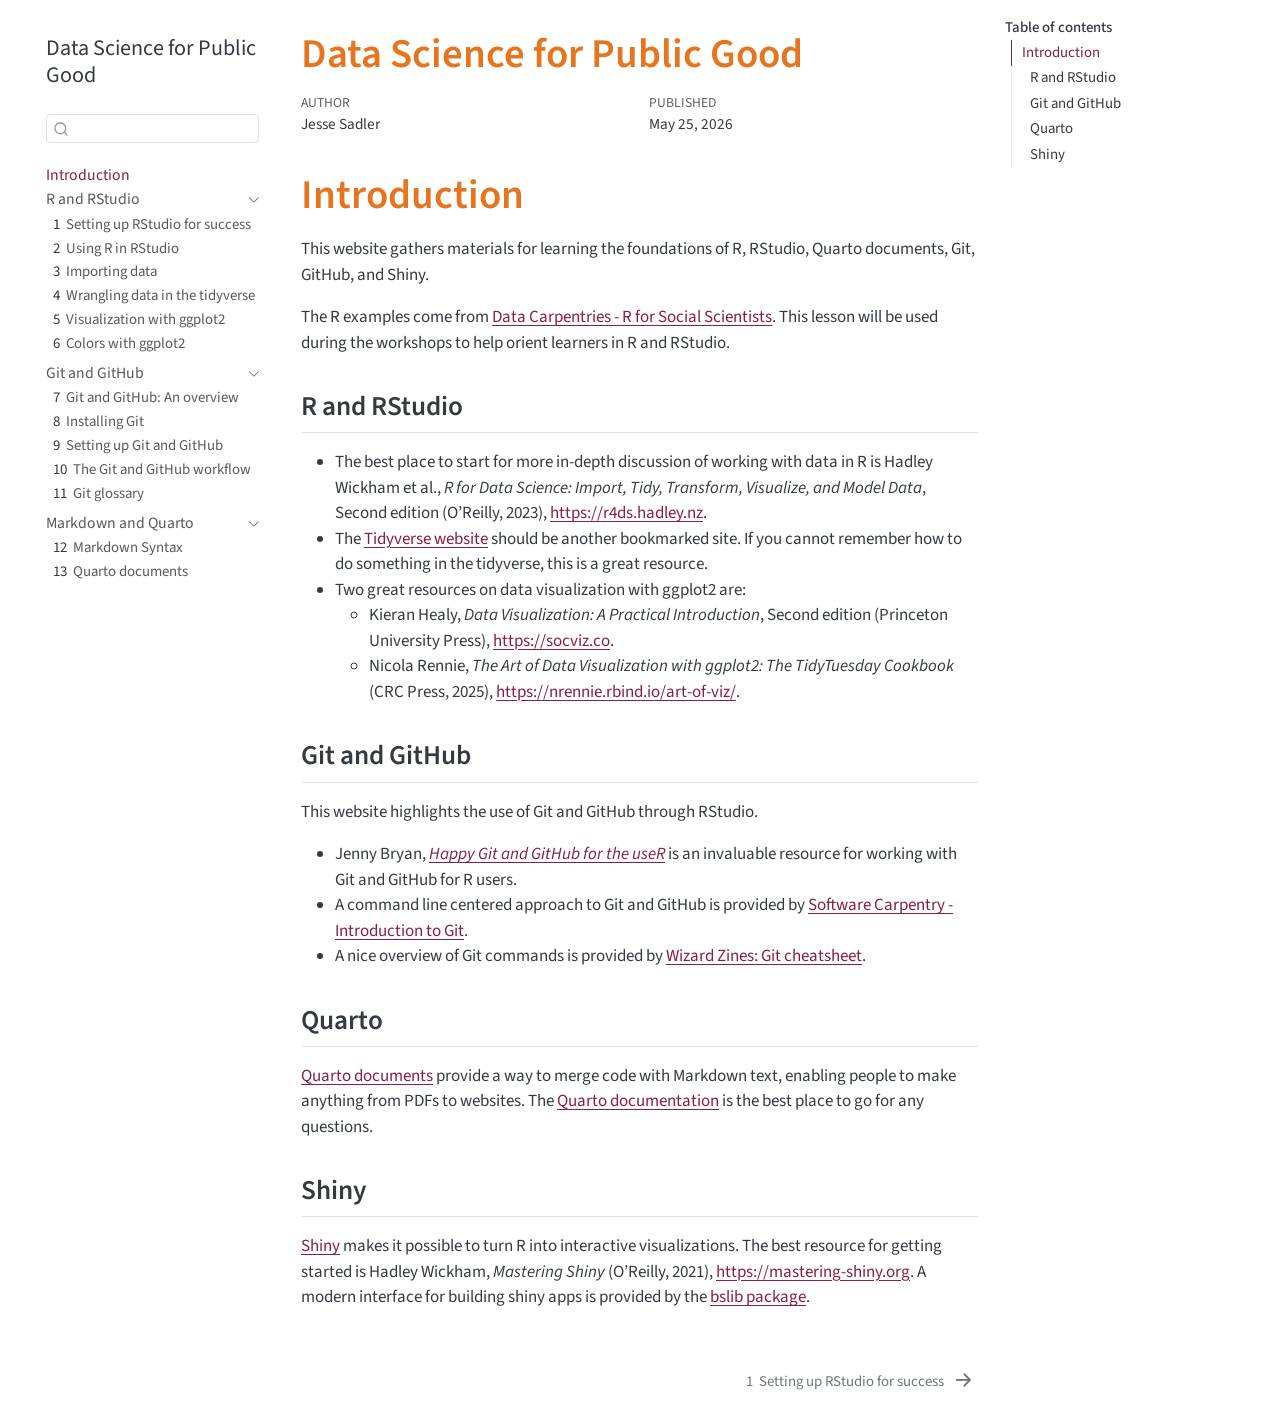
<file: index.html>
<!DOCTYPE html>
<html xmlns="http://www.w3.org/1999/xhtml" lang="en" xml:lang="en"><head>

<meta charset="utf-8">
<meta name="generator" content="quarto-1.9.36">

<meta name="viewport" content="width=device-width, initial-scale=1.0, user-scalable=yes">

<meta name="author" content="Jesse Sadler">
<meta name="dcterms.date" content="2026-05-25">

<title>Data Science for Public Good</title>
<style>
/* Default styles provided by pandoc.
** See https://pandoc.org/MANUAL.html#variables-for-html for config info.
*/
code{white-space: pre-wrap;}
span.smallcaps{font-variant: small-caps;}
div.columns{display: flex; gap: min(4vw, 1.5em);}
div.column{flex: auto; overflow-x: auto;}
div.hanging-indent{margin-left: 1.5em; text-indent: -1.5em;}
ul.task-list{list-style: none;}
ul.task-list li input[type="checkbox"] {
  width: 0.8em;
  margin: 0 0.8em 0.2em -1em; /* quarto-specific, see https://github.com/quarto-dev/quarto-cli/issues/4556 */ 
  vertical-align: middle;
}
</style>


<script src="site_libs/quarto-nav/quarto-nav.js"></script>
<script src="site_libs/quarto-nav/headroom.min.js"></script>
<script src="site_libs/clipboard/clipboard.min.js"></script>
<script src="site_libs/quarto-search/autocomplete.umd.js"></script>
<script src="site_libs/quarto-search/fuse.min.js"></script>
<script src="site_libs/quarto-search/quarto-search.js"></script>
<meta name="quarto:offset" content="./">
<link href="./rstudio-setup.html" rel="next">
<script src="site_libs/quarto-html/quarto.js" type="module"></script>
<script src="site_libs/quarto-html/tabsets/tabsets.js" type="module"></script>
<script src="site_libs/quarto-html/popper.min.js"></script>
<script src="site_libs/quarto-html/tippy.umd.min.js"></script>
<script src="site_libs/quarto-html/anchor.min.js"></script>
<link href="site_libs/quarto-html/tippy.css" rel="stylesheet">
<link href="site_libs/quarto-html/quarto-syntax-highlighting-845c23b38eaddc0f92fda52bfe77a8c8.css" rel="stylesheet" id="quarto-text-highlighting-styles">
<script src="site_libs/bootstrap/bootstrap.min.js"></script>
<link href="site_libs/bootstrap/bootstrap-icons.css" rel="stylesheet">
<link href="site_libs/bootstrap/bootstrap-7bffad5ec597a6be8e2440dc65fe4f2c.min.css" rel="stylesheet" append-hash="true" id="quarto-bootstrap" data-mode="light">
<script id="quarto-search-options" type="application/json">{
  "location": "sidebar",
  "copy-button": false,
  "collapse-after": 3,
  "panel-placement": "start",
  "type": "textbox",
  "limit": 50,
  "keyboard-shortcut": [
    "f",
    "/",
    "s"
  ],
  "show-item-context": false,
  "language": {
    "search-no-results-text": "No results",
    "search-matching-documents-text": "matching documents",
    "search-copy-link-title": "Copy link to search",
    "search-hide-matches-text": "Hide additional matches",
    "search-more-match-text": "more match in this document",
    "search-more-matches-text": "more matches in this document",
    "search-clear-button-title": "Clear",
    "search-text-placeholder": "",
    "search-detached-cancel-button-title": "Cancel",
    "search-submit-button-title": "Submit",
    "search-label": "Search"
  }
}</script>


</head>

<body class="nav-sidebar floating quarto-light">

<div id="quarto-search-results"></div>
  <header id="quarto-header" class="headroom fixed-top">
  <nav class="quarto-secondary-nav">
    <div class="container-fluid d-flex">
      <button type="button" class="quarto-btn-toggle btn" data-bs-toggle="collapse" role="button" data-bs-target=".quarto-sidebar-collapse-item" aria-controls="quarto-sidebar" aria-expanded="false" aria-label="Toggle sidebar navigation" onclick="if (window.quartoToggleHeadroom) { window.quartoToggleHeadroom(); }">
        <i class="bi bi-layout-text-sidebar-reverse"></i>
      </button>
        <nav class="quarto-page-breadcrumbs" aria-label="breadcrumb"><ol class="breadcrumb"><li class="breadcrumb-item"><a href="./index.html">Introduction</a></li></ol></nav>
        <a class="flex-grow-1" role="navigation" data-bs-toggle="collapse" data-bs-target=".quarto-sidebar-collapse-item" aria-controls="quarto-sidebar" aria-expanded="false" aria-label="Toggle sidebar navigation" onclick="if (window.quartoToggleHeadroom) { window.quartoToggleHeadroom(); }">      
        </a>
      <button type="button" class="btn quarto-search-button" aria-label="Search" onclick="window.quartoOpenSearch();">
        <i class="bi bi-search"></i>
      </button>
    </div>
  </nav>
</header>
<!-- content -->
<div id="quarto-content" class="quarto-container page-columns page-rows-contents page-layout-article">
<!-- sidebar -->
  <nav id="quarto-sidebar" class="sidebar collapse collapse-horizontal quarto-sidebar-collapse-item sidebar-navigation floating overflow-auto">
    <div class="pt-lg-2 mt-2 text-left sidebar-header">
    <div class="sidebar-title mb-0 py-0">
      <a href="./">Data Science for Public Good</a> 
    </div>
      </div>
        <div class="mt-2 flex-shrink-0 align-items-center">
        <div class="sidebar-search">
        <div id="quarto-search" class="" title="Search"></div>
        </div>
        </div>
    <div class="sidebar-menu-container"> 
    <ul class="list-unstyled mt-1">
        <li class="sidebar-item">
  <div class="sidebar-item-container"> 
  <a href="./index.html" class="sidebar-item-text sidebar-link active">
 <span class="menu-text">Introduction</span></a>
  </div>
</li>
        <li class="sidebar-item sidebar-item-section">
      <div class="sidebar-item-container"> 
            <a class="sidebar-item-text sidebar-link text-start" data-bs-toggle="collapse" data-bs-target="#quarto-sidebar-section-1" role="navigation" aria-expanded="true">
 <span class="menu-text">R and RStudio</span></a>
          <a class="sidebar-item-toggle text-start" data-bs-toggle="collapse" data-bs-target="#quarto-sidebar-section-1" role="navigation" aria-expanded="true" aria-label="Toggle section">
            <i class="bi bi-chevron-right ms-2"></i>
          </a> 
      </div>
      <ul id="quarto-sidebar-section-1" class="collapse list-unstyled sidebar-section depth1 show">  
          <li class="sidebar-item">
  <div class="sidebar-item-container"> 
  <a href="./rstudio-setup.html" class="sidebar-item-text sidebar-link">
 <span class="menu-text"><span class="chapter-number">1</span>&nbsp; <span class="chapter-title">Setting up RStudio for success</span></span></a>
  </div>
</li>
          <li class="sidebar-item">
  <div class="sidebar-item-container"> 
  <a href="./rstudio-guide.html" class="sidebar-item-text sidebar-link">
 <span class="menu-text"><span class="chapter-number">2</span>&nbsp; <span class="chapter-title">Using R in RStudio</span></span></a>
  </div>
</li>
          <li class="sidebar-item">
  <div class="sidebar-item-container"> 
  <a href="./importing.html" class="sidebar-item-text sidebar-link">
 <span class="menu-text"><span class="chapter-number">3</span>&nbsp; <span class="chapter-title">Importing data</span></span></a>
  </div>
</li>
          <li class="sidebar-item">
  <div class="sidebar-item-container"> 
  <a href="./wrangling.html" class="sidebar-item-text sidebar-link">
 <span class="menu-text"><span class="chapter-number">4</span>&nbsp; <span class="chapter-title">Wrangling data in the tidyverse</span></span></a>
  </div>
</li>
          <li class="sidebar-item">
  <div class="sidebar-item-container"> 
  <a href="./ggplot2.html" class="sidebar-item-text sidebar-link">
 <span class="menu-text"><span class="chapter-number">5</span>&nbsp; <span class="chapter-title">Visualization with ggplot2</span></span></a>
  </div>
</li>
          <li class="sidebar-item">
  <div class="sidebar-item-container"> 
  <a href="./ggplot2-color.html" class="sidebar-item-text sidebar-link">
 <span class="menu-text"><span class="chapter-number">6</span>&nbsp; <span class="chapter-title">Colors with ggplot2</span></span></a>
  </div>
</li>
      </ul>
  </li>
        <li class="sidebar-item sidebar-item-section">
      <div class="sidebar-item-container"> 
            <a class="sidebar-item-text sidebar-link text-start" data-bs-toggle="collapse" data-bs-target="#quarto-sidebar-section-2" role="navigation" aria-expanded="true">
 <span class="menu-text">Git and GitHub</span></a>
          <a class="sidebar-item-toggle text-start" data-bs-toggle="collapse" data-bs-target="#quarto-sidebar-section-2" role="navigation" aria-expanded="true" aria-label="Toggle section">
            <i class="bi bi-chevron-right ms-2"></i>
          </a> 
      </div>
      <ul id="quarto-sidebar-section-2" class="collapse list-unstyled sidebar-section depth1 show">  
          <li class="sidebar-item">
  <div class="sidebar-item-container"> 
  <a href="./git-overview.html" class="sidebar-item-text sidebar-link">
 <span class="menu-text"><span class="chapter-number">7</span>&nbsp; <span class="chapter-title">Git and GitHub: An overview</span></span></a>
  </div>
</li>
          <li class="sidebar-item">
  <div class="sidebar-item-container"> 
  <a href="./git-install.html" class="sidebar-item-text sidebar-link">
 <span class="menu-text"><span class="chapter-number">8</span>&nbsp; <span class="chapter-title">Installing Git</span></span></a>
  </div>
</li>
          <li class="sidebar-item">
  <div class="sidebar-item-container"> 
  <a href="./git-setup.html" class="sidebar-item-text sidebar-link">
 <span class="menu-text"><span class="chapter-number">9</span>&nbsp; <span class="chapter-title">Setting up Git and GitHub</span></span></a>
  </div>
</li>
          <li class="sidebar-item">
  <div class="sidebar-item-container"> 
  <a href="./git-workflow.html" class="sidebar-item-text sidebar-link">
 <span class="menu-text"><span class="chapter-number">10</span>&nbsp; <span class="chapter-title">The Git and GitHub workflow</span></span></a>
  </div>
</li>
          <li class="sidebar-item">
  <div class="sidebar-item-container"> 
  <a href="./git-glossary.html" class="sidebar-item-text sidebar-link">
 <span class="menu-text"><span class="chapter-number">11</span>&nbsp; <span class="chapter-title">Git glossary</span></span></a>
  </div>
</li>
      </ul>
  </li>
        <li class="sidebar-item sidebar-item-section">
      <div class="sidebar-item-container"> 
            <a class="sidebar-item-text sidebar-link text-start" data-bs-toggle="collapse" data-bs-target="#quarto-sidebar-section-3" role="navigation" aria-expanded="true">
 <span class="menu-text">Markdown and Quarto</span></a>
          <a class="sidebar-item-toggle text-start" data-bs-toggle="collapse" data-bs-target="#quarto-sidebar-section-3" role="navigation" aria-expanded="true" aria-label="Toggle section">
            <i class="bi bi-chevron-right ms-2"></i>
          </a> 
      </div>
      <ul id="quarto-sidebar-section-3" class="collapse list-unstyled sidebar-section depth1 show">  
          <li class="sidebar-item">
  <div class="sidebar-item-container"> 
  <a href="./markdown-syntax.html" class="sidebar-item-text sidebar-link">
 <span class="menu-text"><span class="chapter-number">12</span>&nbsp; <span class="chapter-title">Markdown Syntax</span></span></a>
  </div>
</li>
          <li class="sidebar-item">
  <div class="sidebar-item-container"> 
  <a href="./quarto-docs.html" class="sidebar-item-text sidebar-link">
 <span class="menu-text"><span class="chapter-number">13</span>&nbsp; <span class="chapter-title">Quarto documents</span></span></a>
  </div>
</li>
      </ul>
  </li>
    </ul>
    </div>
</nav>
<div id="quarto-sidebar-glass" class="quarto-sidebar-collapse-item" data-bs-toggle="collapse" data-bs-target=".quarto-sidebar-collapse-item"></div>
<!-- margin-sidebar -->
    <div id="quarto-margin-sidebar" class="sidebar margin-sidebar">
        <nav id="TOC" role="doc-toc" class="toc-active">
    <h2 id="toc-title">Table of contents</h2>
   
  <ul>
  <li><a href="#introduction" id="toc-introduction" class="nav-link active" data-scroll-target="#introduction">Introduction</a>
  <ul class="collapse">
  <li><a href="#r-and-rstudio" id="toc-r-and-rstudio" class="nav-link" data-scroll-target="#r-and-rstudio">R and RStudio</a></li>
  <li><a href="#git-and-github" id="toc-git-and-github" class="nav-link" data-scroll-target="#git-and-github">Git and GitHub</a></li>
  <li><a href="#quarto" id="toc-quarto" class="nav-link" data-scroll-target="#quarto">Quarto</a></li>
  <li><a href="#shiny" id="toc-shiny" class="nav-link" data-scroll-target="#shiny">Shiny</a></li>
  </ul></li>
  </ul>
</nav>
    </div>
<!-- main -->
<main class="content" id="quarto-document-content">

<header id="title-block-header" class="quarto-title-block default">
<div class="quarto-title">
<h1 class="title">Data Science for Public Good</h1>
</div>



<div class="quarto-title-meta">

    <div>
    <div class="quarto-title-meta-heading">Author</div>
    <div class="quarto-title-meta-contents">
             <p>Jesse Sadler </p>
          </div>
  </div>
    
    <div>
    <div class="quarto-title-meta-heading">Published</div>
    <div class="quarto-title-meta-contents">
      <p class="date">May 25, 2026</p>
    </div>
  </div>
  
    
  </div>
  


</header>


<section id="introduction" class="level1 unnumbered">
<h1 class="unnumbered">Introduction</h1>
<p>This website gathers materials for learning the foundations of R, RStudio, Quarto documents, Git, GitHub, and Shiny.</p>
<p>The R examples come from <a href="https://datacarpentry.github.io/r-socialsci/">Data Carpentries - R for Social Scientists</a>. This lesson will be used during the workshops to help orient learners in R and RStudio.</p>
<section id="r-and-rstudio" class="level2">
<h2 class="anchored" data-anchor-id="r-and-rstudio">R and RStudio</h2>
<ul>
<li>The best place to start for more in-depth discussion of working with data in R is Hadley Wickham et al., <em>R for Data Science: Import, Tidy, Transform, Visualize, and Model Data</em>, Second edition (O’Reilly, 2023), <a href="https://r4ds.hadley.nz" class="uri">https://r4ds.hadley.nz</a>.</li>
<li>The <a href="https://tidyverse.org">Tidyverse website</a> should be another bookmarked site. If you cannot remember how to do something in the tidyverse, this is a great resource.</li>
<li>Two great resources on data visualization with ggplot2 are:
<ul>
<li>Kieran Healy, <em>Data Visualization: A Practical Introduction</em>, Second edition (Princeton University Press), <a href="https://socviz.co" class="uri">https://socviz.co</a>.</li>
<li>Nicola Rennie, <em>The Art of Data Visualization with ggplot2: The TidyTuesday Cookbook</em> (CRC Press, 2025), <a href="https://nrennie.rbind.io/art-of-viz/" class="uri">https://nrennie.rbind.io/art-of-viz/</a>.</li>
</ul></li>
</ul>
</section>
<section id="git-and-github" class="level2">
<h2 class="anchored" data-anchor-id="git-and-github">Git and GitHub</h2>
<p>This website highlights the use of Git and GitHub through RStudio.</p>
<ul>
<li>Jenny Bryan, <a href="http://happygitwithr.com"><em>Happy Git and GitHub for the useR</em></a> is an invaluable resource for working with Git and GitHub for R users.</li>
<li>A command line centered approach to Git and GitHub is provided by <a href="https://swcarpentry.github.io/git-novice/">Software Carpentry - Introduction to Git</a>.</li>
<li>A nice overview of Git commands is provided by <a href="https://wizardzines.com/git-cheat-sheet.pdf">Wizard Zines: Git cheatsheet</a>.</li>
</ul>
</section>
<section id="quarto" class="level2">
<h2 class="anchored" data-anchor-id="quarto">Quarto</h2>
<p><a href="https://quarto.org">Quarto documents</a> provide a way to merge code with Markdown text, enabling people to make anything from PDFs to websites. The <a href="https://quarto.org/docs/guide/">Quarto documentation</a> is the best place to go for any questions.</p>
</section>
<section id="shiny" class="level2">
<h2 class="anchored" data-anchor-id="shiny">Shiny</h2>
<p><a href="https://shiny.posit.co">Shiny</a> makes it possible to turn R into interactive visualizations. The best resource for getting started is Hadley Wickham, <em>Mastering Shiny</em> (O’Reilly, 2021), <a href="https://mastering-shiny.org" class="uri">https://mastering-shiny.org</a>. A modern interface for building shiny apps is provided by the <a href="https://rstudio.github.io/bslib/index.html">bslib package</a>.</p>


</section>
</section>

</main> <!-- /main -->
<script id="quarto-html-after-body" type="application/javascript">
  window.document.addEventListener("DOMContentLoaded", function (event) {
    const icon = "";
    const anchorJS = new window.AnchorJS();
    anchorJS.options = {
      placement: 'right',
      icon: icon
    };
    anchorJS.add('.anchored');
    const isCodeAnnotation = (el) => {
      for (const clz of el.classList) {
        if (clz.startsWith('code-annotation-')) {                     
          return true;
        }
      }
      return false;
    }
    const onCopySuccess = function(e) {
      // button target
      const button = e.trigger;
      // don't keep focus
      button.blur();
      // flash "checked"
      button.classList.add('code-copy-button-checked');
      var currentTitle = button.getAttribute("title");
      button.setAttribute("title", "Copied!");
      let tooltip;
      if (window.bootstrap) {
        button.setAttribute("data-bs-toggle", "tooltip");
        button.setAttribute("data-bs-placement", "left");
        button.setAttribute("data-bs-title", "Copied!");
        tooltip = new bootstrap.Tooltip(button, 
          { trigger: "manual", 
            customClass: "code-copy-button-tooltip",
            offset: [0, -8]});
        tooltip.show();    
      }
      setTimeout(function() {
        if (tooltip) {
          tooltip.hide();
          button.removeAttribute("data-bs-title");
          button.removeAttribute("data-bs-toggle");
          button.removeAttribute("data-bs-placement");
        }
        button.setAttribute("title", currentTitle);
        button.classList.remove('code-copy-button-checked');
      }, 1000);
      // clear code selection
      e.clearSelection();
    }
    const getTextToCopy = function(trigger) {
      const outerScaffold = trigger.parentElement.cloneNode(true);
      const codeEl = outerScaffold.querySelector('code');
      for (const childEl of codeEl.children) {
        if (isCodeAnnotation(childEl)) {
          childEl.remove();
        }
      }
      return codeEl.innerText;
    }
    const clipboard = new window.ClipboardJS('.code-copy-button:not([data-in-quarto-modal])', {
      text: getTextToCopy
    });
    clipboard.on('success', onCopySuccess);
    if (window.document.getElementById('quarto-embedded-source-code-modal')) {
      const clipboardModal = new window.ClipboardJS('.code-copy-button[data-in-quarto-modal]', {
        text: getTextToCopy,
        container: window.document.getElementById('quarto-embedded-source-code-modal')
      });
      clipboardModal.on('success', onCopySuccess);
    }
      var localhostRegex = new RegExp(/^(?:http|https):\/\/localhost\:?[0-9]*\//);
      var mailtoRegex = new RegExp(/^mailto:/);
        var filterRegex = new RegExp('/' + window.location.host + '/');
      var isInternal = (href) => {
          return filterRegex.test(href) || localhostRegex.test(href) || mailtoRegex.test(href);
      }
      // Inspect non-navigation links and adorn them if external
     var links = window.document.querySelectorAll('a[href]:not(.nav-link):not(.navbar-brand):not(.toc-action):not(.sidebar-link):not(.sidebar-item-toggle):not(.pagination-link):not(.no-external):not([aria-hidden]):not(.dropdown-item):not(.quarto-navigation-tool):not(.about-link)');
      for (var i=0; i<links.length; i++) {
        const link = links[i];
        if (!isInternal(link.href)) {
          // undo the damage that might have been done by quarto-nav.js in the case of
          // links that we want to consider external
          if (link.dataset.originalHref !== undefined) {
            link.href = link.dataset.originalHref;
          }
        }
      }
    function tippyHover(el, contentFn, onTriggerFn, onUntriggerFn) {
      const config = {
        allowHTML: true,
        maxWidth: 500,
        delay: 100,
        arrow: false,
        appendTo: function(el) {
            return el.parentElement;
        },
        interactive: true,
        interactiveBorder: 10,
        theme: 'quarto',
        placement: 'bottom-start',
      };
      if (contentFn) {
        config.content = contentFn;
      }
      if (onTriggerFn) {
        config.onTrigger = onTriggerFn;
      }
      if (onUntriggerFn) {
        config.onUntrigger = onUntriggerFn;
      }
      window.tippy(el, config); 
    }
    const noterefs = window.document.querySelectorAll('a[role="doc-noteref"]');
    for (var i=0; i<noterefs.length; i++) {
      const ref = noterefs[i];
      tippyHover(ref, function() {
        // use id or data attribute instead here
        let href = ref.getAttribute('data-footnote-href') || ref.getAttribute('href');
        try { href = new URL(href).hash; } catch {}
        const id = href.replace(/^#\/?/, "");
        const note = window.document.getElementById(id);
        if (note) {
          return note.innerHTML;
        } else {
          return "";
        }
      });
    }
    const xrefs = window.document.querySelectorAll('a.quarto-xref');
    const processXRef = (id, note) => {
      // Strip column container classes
      const stripColumnClz = (el) => {
        el.classList.remove("page-full", "page-columns");
        if (el.children) {
          for (const child of el.children) {
            stripColumnClz(child);
          }
        }
      }
      stripColumnClz(note)
      if (id === null || id.startsWith('sec-')) {
        // Special case sections, only their first couple elements
        const container = document.createElement("div");
        if (note.children && note.children.length > 2) {
          container.appendChild(note.children[0].cloneNode(true));
          for (let i = 1; i < note.children.length; i++) {
            const child = note.children[i];
            if (child.tagName === "P" && child.innerText === "") {
              continue;
            } else {
              container.appendChild(child.cloneNode(true));
              break;
            }
          }
          if (window.Quarto?.typesetMath) {
            window.Quarto.typesetMath(container);
          }
          return container.innerHTML
        } else {
          if (window.Quarto?.typesetMath) {
            window.Quarto.typesetMath(note);
          }
          return note.innerHTML;
        }
      } else {
        // Remove any anchor links if they are present
        const anchorLink = note.querySelector('a.anchorjs-link');
        if (anchorLink) {
          anchorLink.remove();
        }
        if (window.Quarto?.typesetMath) {
          window.Quarto.typesetMath(note);
        }
        if (note.classList.contains("callout")) {
          return note.outerHTML;
        } else {
          return note.innerHTML;
        }
      }
    }
    for (var i=0; i<xrefs.length; i++) {
      const xref = xrefs[i];
      tippyHover(xref, undefined, function(instance) {
        instance.disable();
        let url = xref.getAttribute('href');
        let hash = undefined; 
        if (url.startsWith('#')) {
          hash = url;
        } else {
          try { hash = new URL(url).hash; } catch {}
        }
        if (hash) {
          const id = hash.replace(/^#\/?/, "");
          const note = window.document.getElementById(id);
          if (note !== null) {
            try {
              const html = processXRef(id, note.cloneNode(true));
              instance.setContent(html);
            } finally {
              instance.enable();
              instance.show();
            }
          } else {
            // See if we can fetch this
            fetch(url.split('#')[0])
            .then(res => res.text())
            .then(html => {
              const parser = new DOMParser();
              const htmlDoc = parser.parseFromString(html, "text/html");
              const note = htmlDoc.getElementById(id);
              if (note !== null) {
                const html = processXRef(id, note);
                instance.setContent(html);
              } 
            }).finally(() => {
              instance.enable();
              instance.show();
            });
          }
        } else {
          // See if we can fetch a full url (with no hash to target)
          // This is a special case and we should probably do some content thinning / targeting
          fetch(url)
          .then(res => res.text())
          .then(html => {
            const parser = new DOMParser();
            const htmlDoc = parser.parseFromString(html, "text/html");
            const note = htmlDoc.querySelector('main.content');
            if (note !== null) {
              // This should only happen for chapter cross references
              // (since there is no id in the URL)
              // remove the first header
              if (note.children.length > 0 && note.children[0].tagName === "HEADER") {
                note.children[0].remove();
              }
              const html = processXRef(null, note);
              instance.setContent(html);
            } 
          }).finally(() => {
            instance.enable();
            instance.show();
          });
        }
      }, function(instance) {
      });
    }
        let selectedAnnoteEl;
        const selectorForAnnotation = ( cell, annotation) => {
          let cellAttr = 'data-code-cell="' + cell + '"';
          let lineAttr = 'data-code-annotation="' +  annotation + '"';
          const selector = 'span[' + cellAttr + '][' + lineAttr + ']';
          return selector;
        }
        const selectCodeLines = (annoteEl) => {
          const doc = window.document;
          const targetCell = annoteEl.getAttribute("data-target-cell");
          const targetAnnotation = annoteEl.getAttribute("data-target-annotation");
          const annoteSpan = window.document.querySelector(selectorForAnnotation(targetCell, targetAnnotation));
          const lines = annoteSpan.getAttribute("data-code-lines").split(",");
          const lineIds = lines.map((line) => {
            return targetCell + "-" + line;
          })
          let top = null;
          let height = null;
          let parent = null;
          if (lineIds.length > 0) {
              //compute the position of the single el (top and bottom and make a div)
              const el = window.document.getElementById(lineIds[0]);
              top = el.offsetTop;
              height = el.offsetHeight;
              parent = el.parentElement.parentElement;
            if (lineIds.length > 1) {
              const lastEl = window.document.getElementById(lineIds[lineIds.length - 1]);
              const bottom = lastEl.offsetTop + lastEl.offsetHeight;
              height = bottom - top;
            }
            if (top !== null && height !== null && parent !== null) {
              // cook up a div (if necessary) and position it 
              let div = window.document.getElementById("code-annotation-line-highlight");
              if (div === null) {
                div = window.document.createElement("div");
                div.setAttribute("id", "code-annotation-line-highlight");
                div.style.position = 'absolute';
                parent.appendChild(div);
              }
              div.style.top = top - 2 + "px";
              div.style.height = height + 4 + "px";
              div.style.left = 0;
              let gutterDiv = window.document.getElementById("code-annotation-line-highlight-gutter");
              if (gutterDiv === null) {
                gutterDiv = window.document.createElement("div");
                gutterDiv.setAttribute("id", "code-annotation-line-highlight-gutter");
                gutterDiv.style.position = 'absolute';
                const codeCell = window.document.getElementById(targetCell);
                const gutter = codeCell.querySelector('.code-annotation-gutter');
                gutter.appendChild(gutterDiv);
              }
              gutterDiv.style.top = top - 2 + "px";
              gutterDiv.style.height = height + 4 + "px";
            }
            selectedAnnoteEl = annoteEl;
          }
        };
        const unselectCodeLines = () => {
          const elementsIds = ["code-annotation-line-highlight", "code-annotation-line-highlight-gutter"];
          elementsIds.forEach((elId) => {
            const div = window.document.getElementById(elId);
            if (div) {
              div.remove();
            }
          });
          selectedAnnoteEl = undefined;
        };
          // Handle positioning of the toggle
      window.addEventListener(
        "resize",
        throttle(() => {
          elRect = undefined;
          if (selectedAnnoteEl) {
            selectCodeLines(selectedAnnoteEl);
          }
        }, 10)
      );
      function throttle(fn, ms) {
      let throttle = false;
      let timer;
        return (...args) => {
          if(!throttle) { // first call gets through
              fn.apply(this, args);
              throttle = true;
          } else { // all the others get throttled
              if(timer) clearTimeout(timer); // cancel #2
              timer = setTimeout(() => {
                fn.apply(this, args);
                timer = throttle = false;
              }, ms);
          }
        };
      }
        // Attach click handler to the DT
        const annoteDls = window.document.querySelectorAll('dt[data-target-cell]');
        for (const annoteDlNode of annoteDls) {
          annoteDlNode.addEventListener('click', (event) => {
            const clickedEl = event.target;
            if (clickedEl !== selectedAnnoteEl) {
              unselectCodeLines();
              const activeEl = window.document.querySelector('dt[data-target-cell].code-annotation-active');
              if (activeEl) {
                activeEl.classList.remove('code-annotation-active');
              }
              selectCodeLines(clickedEl);
              clickedEl.classList.add('code-annotation-active');
            } else {
              // Unselect the line
              unselectCodeLines();
              clickedEl.classList.remove('code-annotation-active');
            }
          });
        }
    const findCites = (el) => {
      const parentEl = el.parentElement;
      if (parentEl) {
        const cites = parentEl.dataset.cites;
        if (cites) {
          return {
            el,
            cites: cites.split(' ')
          };
        } else {
          return findCites(el.parentElement)
        }
      } else {
        return undefined;
      }
    };
    var bibliorefs = window.document.querySelectorAll('a[role="doc-biblioref"]');
    for (var i=0; i<bibliorefs.length; i++) {
      const ref = bibliorefs[i];
      const citeInfo = findCites(ref);
      if (citeInfo) {
        tippyHover(citeInfo.el, function() {
          var popup = window.document.createElement('div');
          citeInfo.cites.forEach(function(cite) {
            var citeDiv = window.document.createElement('div');
            citeDiv.classList.add('hanging-indent');
            citeDiv.classList.add('csl-entry');
            var biblioDiv = window.document.getElementById('ref-' + cite);
            if (biblioDiv) {
              citeDiv.innerHTML = biblioDiv.innerHTML;
            }
            popup.appendChild(citeDiv);
          });
          return popup.innerHTML;
        });
      }
    }
  });
  </script>
<nav class="page-navigation">
  <div class="nav-page nav-page-previous">
  </div>
  <div class="nav-page nav-page-next">
      <a href="./rstudio-setup.html" class="pagination-link" aria-label="Setting up RStudio for success">
        <span class="nav-page-text"><span class="chapter-number">1</span>&nbsp; <span class="chapter-title">Setting up RStudio for success</span></span> <i class="bi bi-arrow-right-short"></i>
      </a>
  </div>
</nav>
</div> <!-- /content -->




</body></html>
</file>
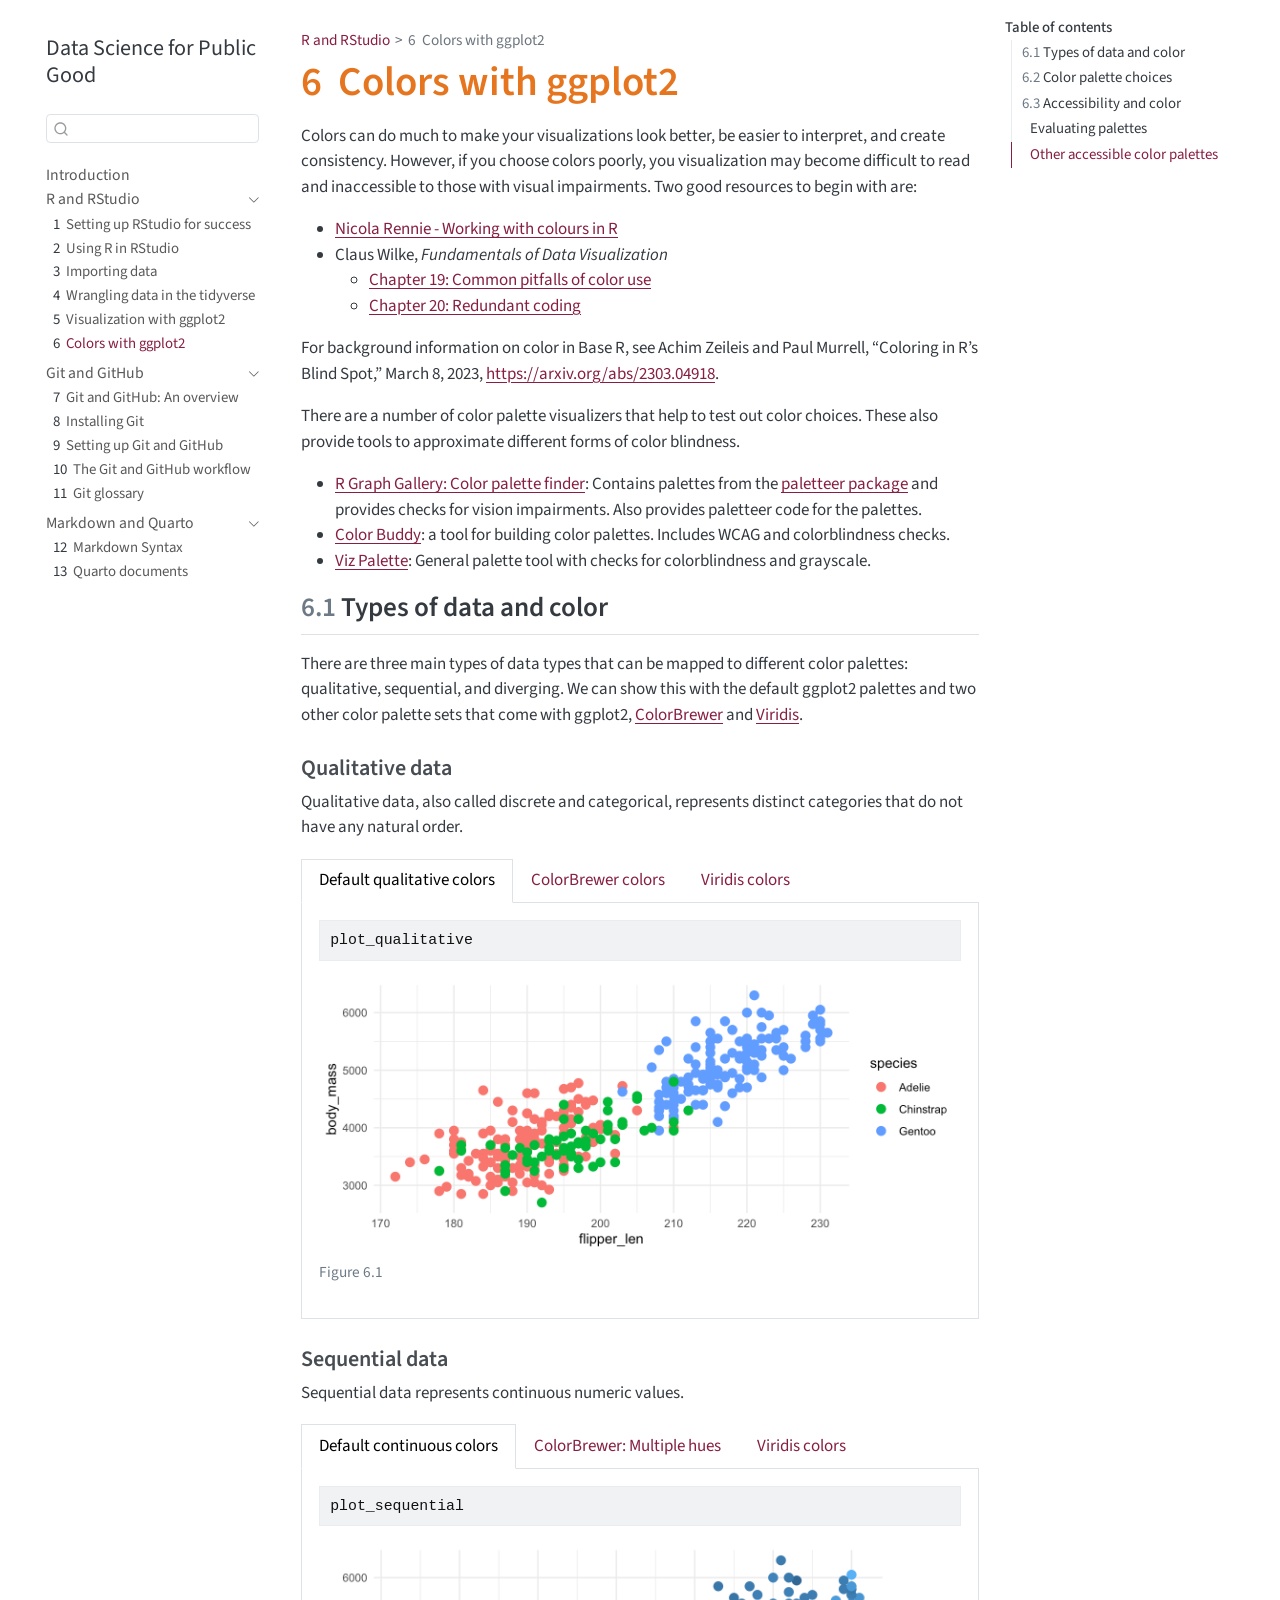
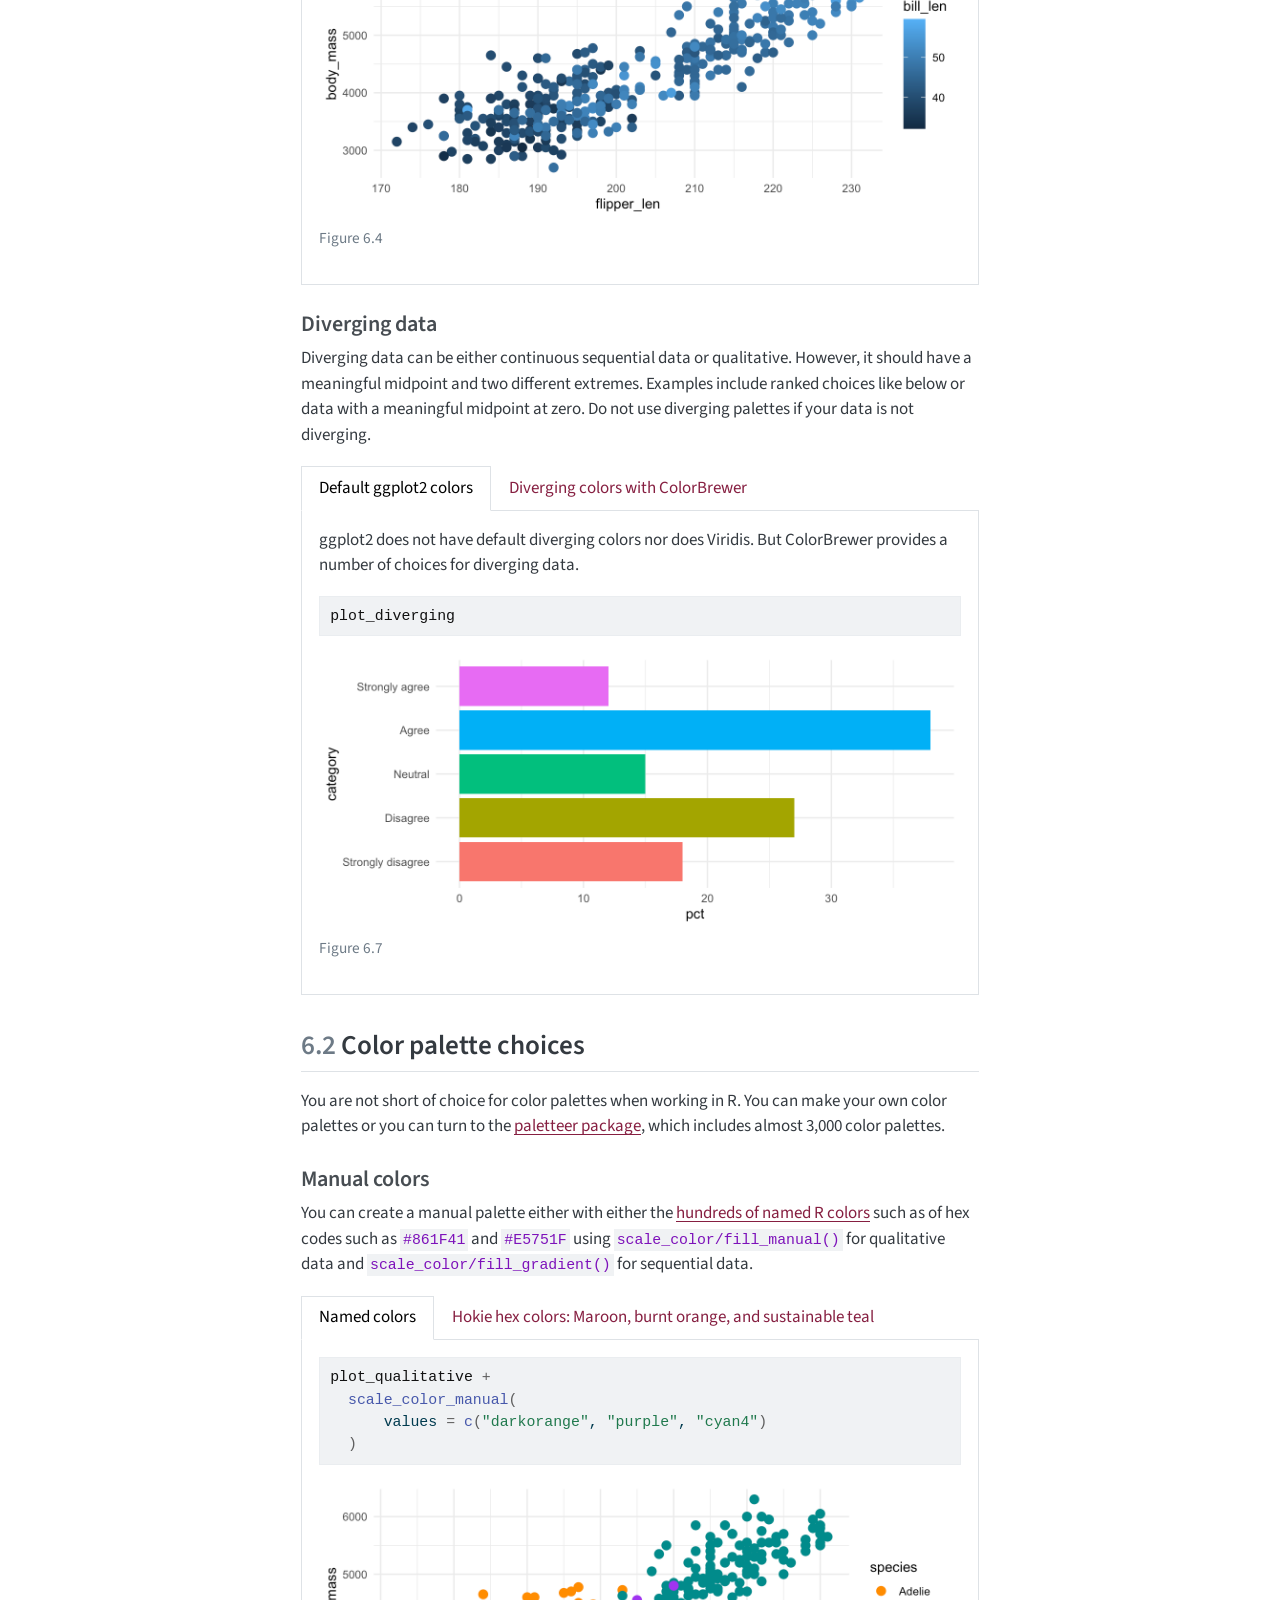
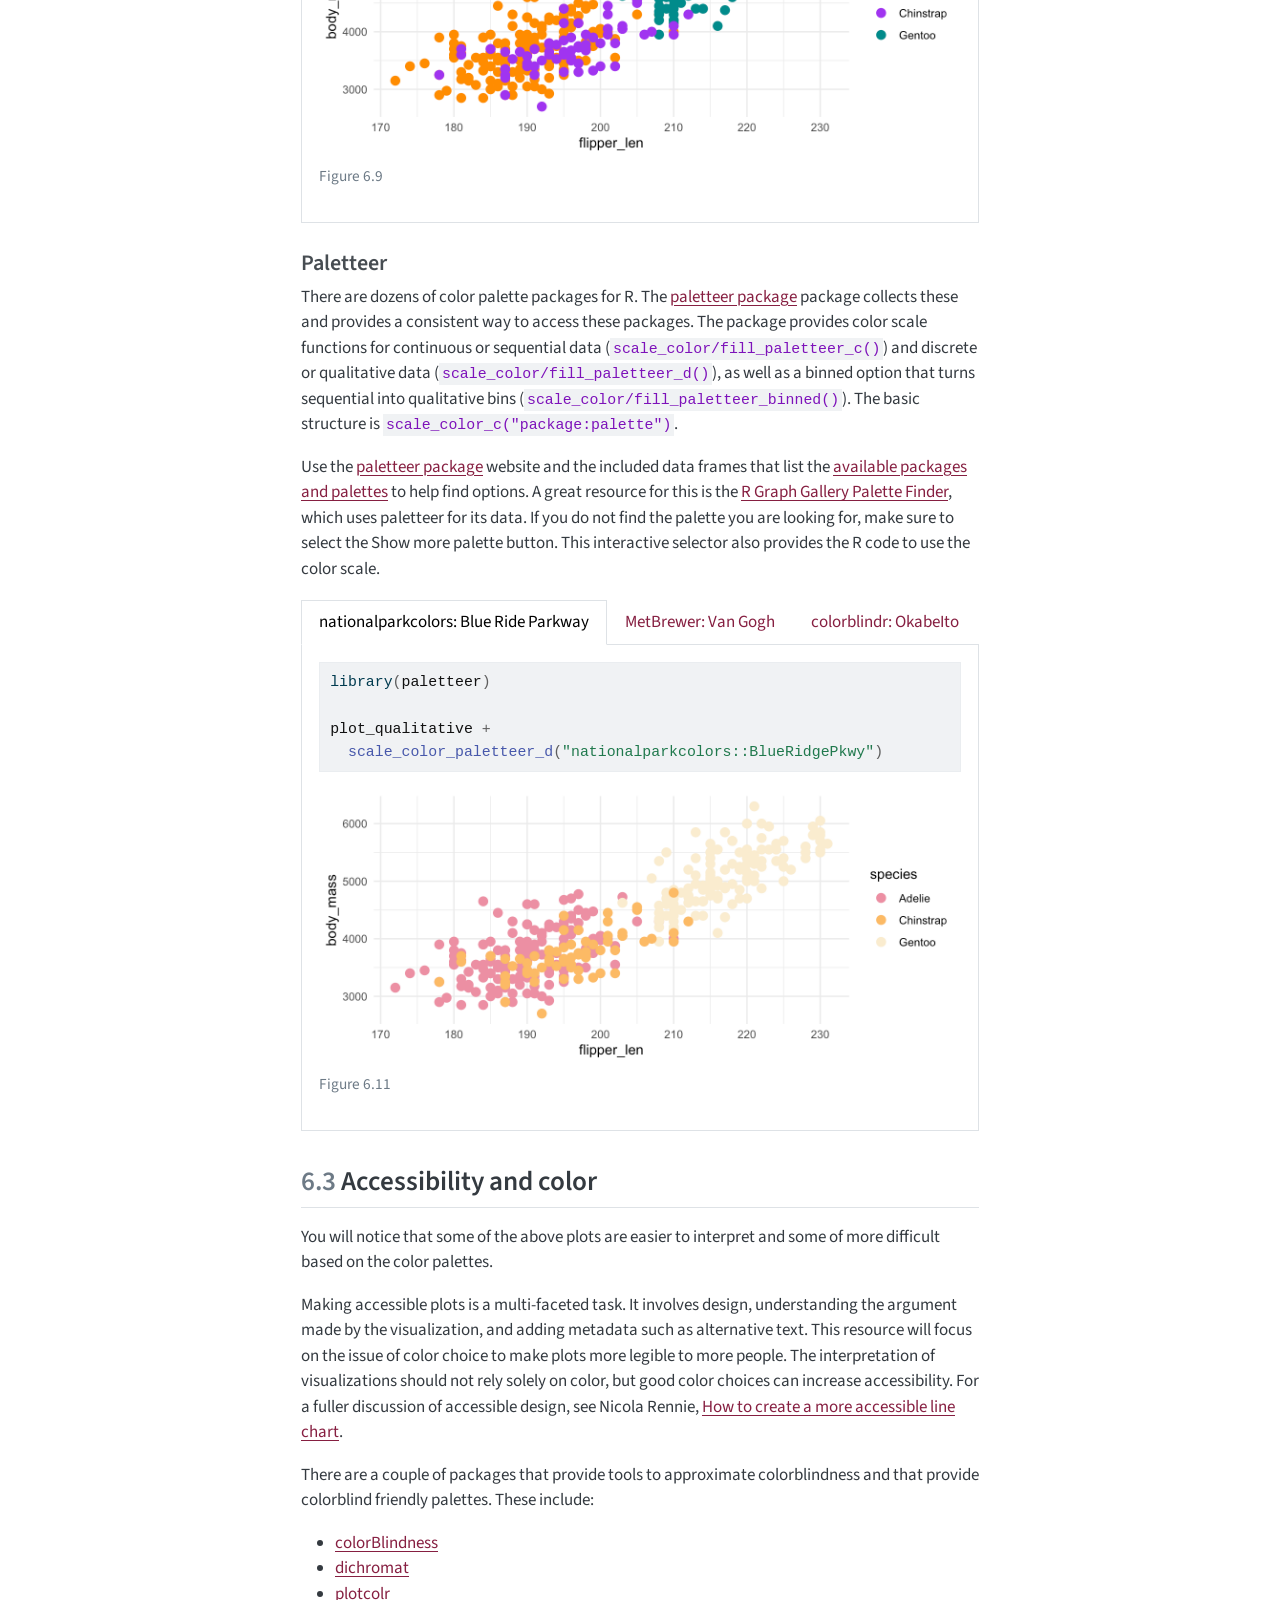
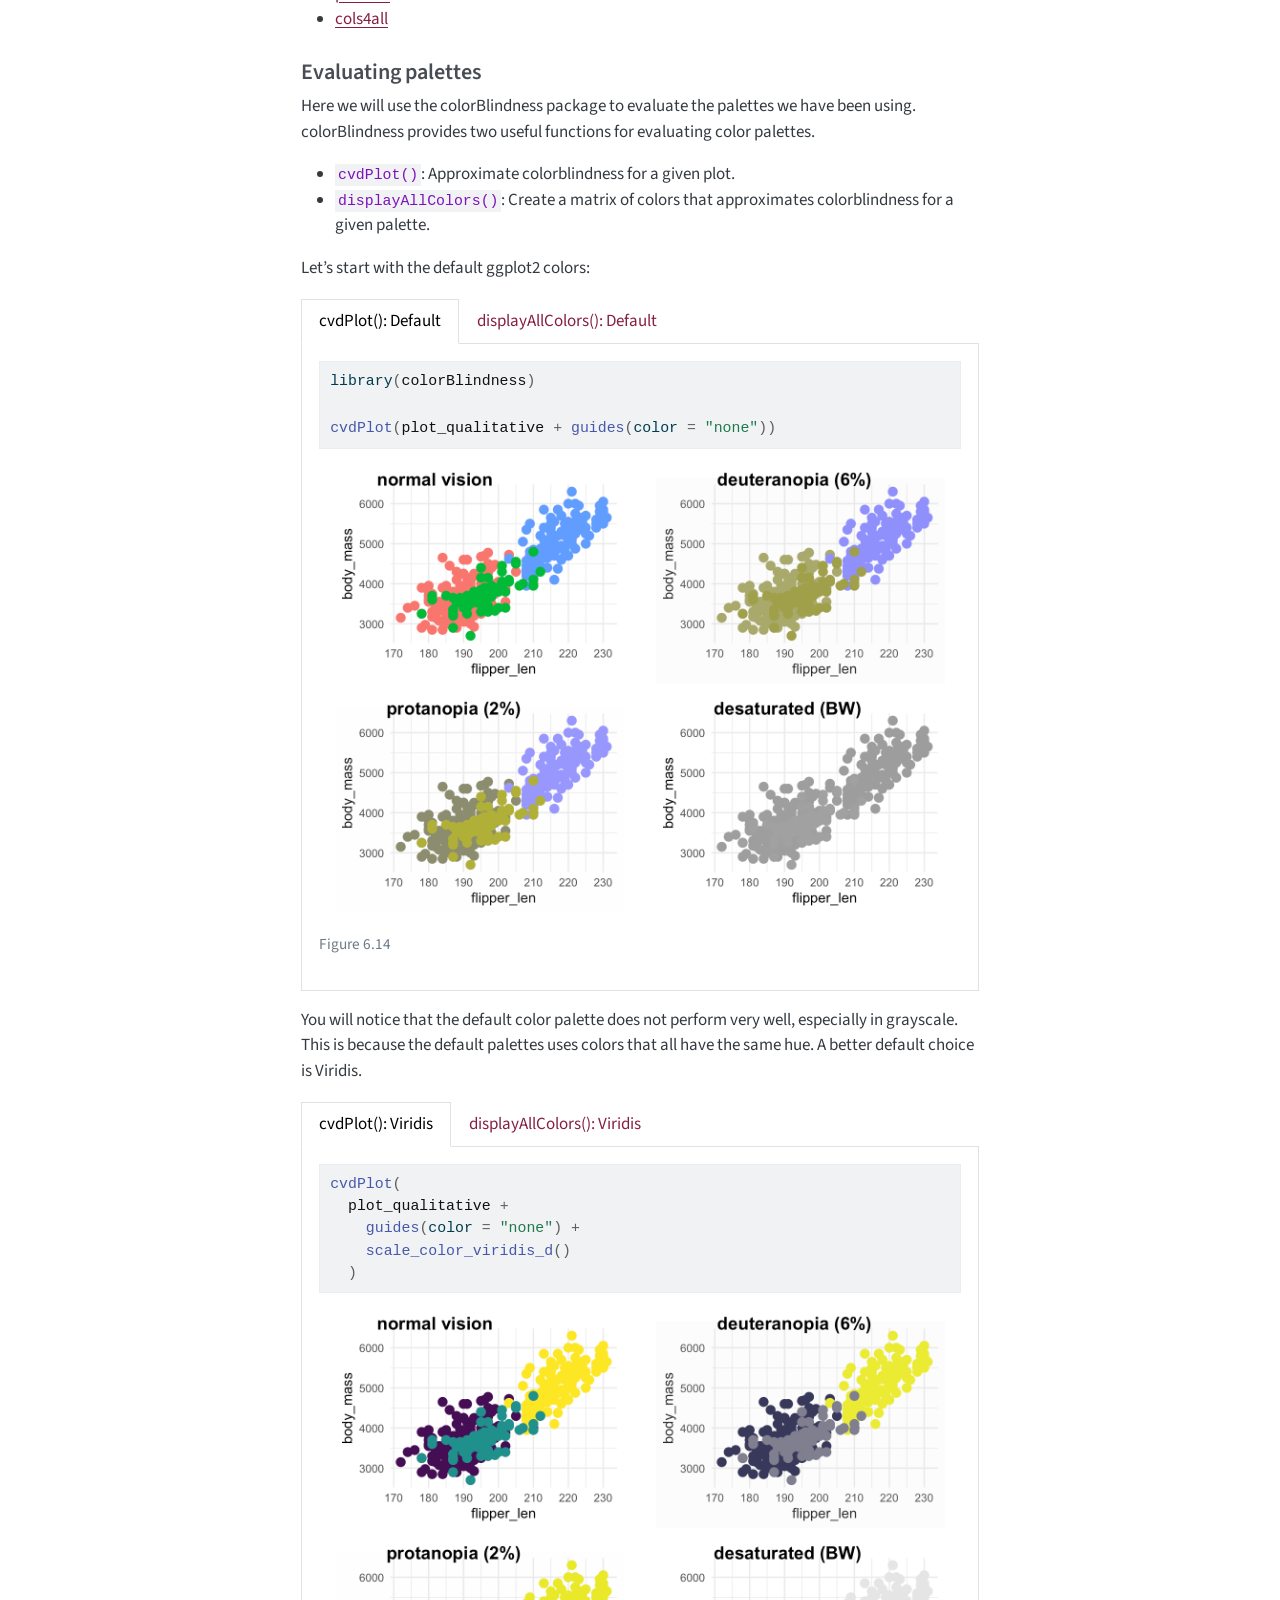
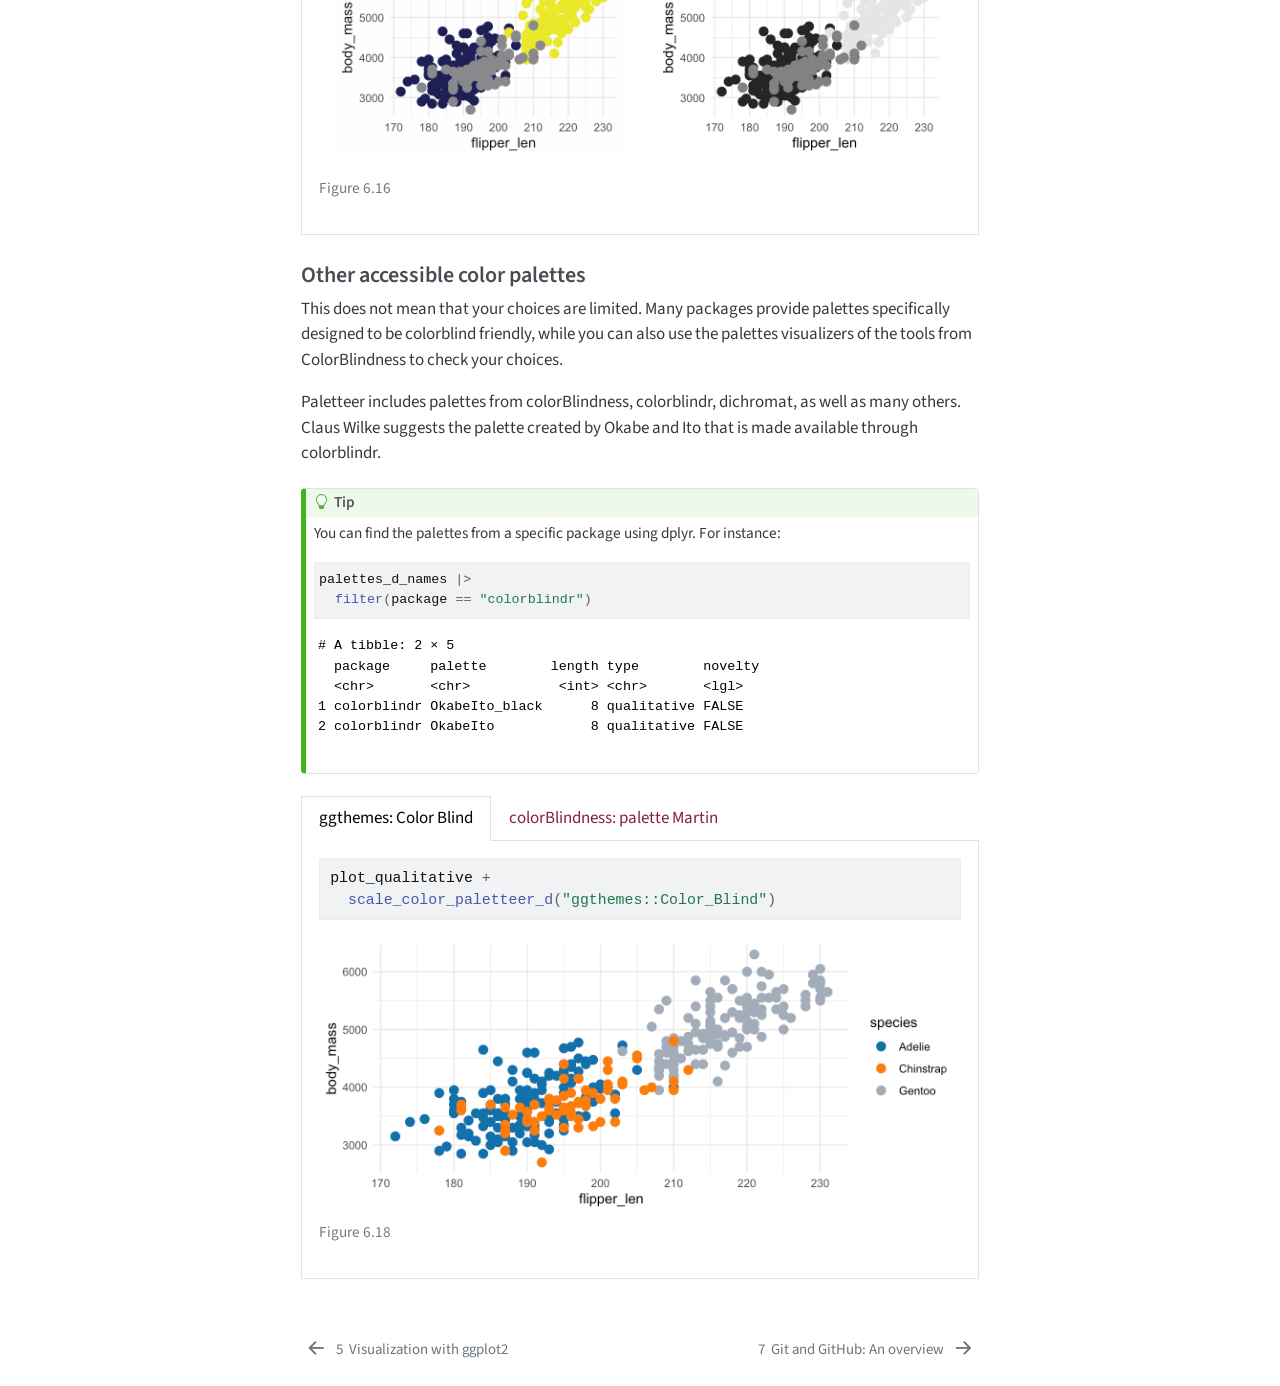
<file: ggplot2-color.html>
<!DOCTYPE html>
<html xmlns="http://www.w3.org/1999/xhtml" lang="en" xml:lang="en"><head>
<meta http-equiv="Content-Type" content="text/html; charset=UTF-8">
<meta charset="utf-8">
<meta name="generator" content="quarto-1.9.36">
<meta name="viewport" content="width=device-width, initial-scale=1.0, user-scalable=yes">
<title>6&nbsp; Colors with ggplot2 – Data Science for Public Good</title>
<style>
/* Default styles provided by pandoc.
** See https://pandoc.org/MANUAL.html#variables-for-html for config info.
*/
code{white-space: pre-wrap;}
span.smallcaps{font-variant: small-caps;}
div.columns{display: flex; gap: min(4vw, 1.5em);}
div.column{flex: auto; overflow-x: auto;}
div.hanging-indent{margin-left: 1.5em; text-indent: -1.5em;}
ul.task-list{list-style: none;}
ul.task-list li input[type="checkbox"] {
  width: 0.8em;
  margin: 0 0.8em 0.2em -1em; /* quarto-specific, see https://github.com/quarto-dev/quarto-cli/issues/4556 */ 
  vertical-align: middle;
}
/* CSS for syntax highlighting */
html { -webkit-text-size-adjust: 100%; }
pre > code.sourceCode { white-space: pre; position: relative; }
pre > code.sourceCode > span { display: inline-block; line-height: 1.25; }
pre > code.sourceCode > span:empty { height: 1.2em; }
.sourceCode { overflow: visible; }
code.sourceCode > span { color: inherit; text-decoration: inherit; }
div.sourceCode { margin: 1em 0; }
pre.sourceCode { margin: 0; }
@media screen {
div.sourceCode { overflow: auto; }
}
@media print {
pre > code.sourceCode { white-space: pre-wrap; }
pre > code.sourceCode > span { text-indent: -5em; padding-left: 5em; }
}
pre.numberSource code
  { counter-reset: source-line 0; }
pre.numberSource code > span
  { position: relative; left: -4em; counter-increment: source-line; }
pre.numberSource code > span > a:first-child::before
  { content: counter(source-line);
    position: relative; left: -1em; text-align: right; vertical-align: baseline;
    border: none; display: inline-block;
    -webkit-touch-callout: none; -webkit-user-select: none;
    -khtml-user-select: none; -moz-user-select: none;
    -ms-user-select: none; user-select: none;
    padding: 0 4px; width: 4em;
  }
pre.numberSource { margin-left: 3em;  padding-left: 4px; }
div.sourceCode
  {   }
@media screen {
pre > code.sourceCode > span > a:first-child::before { text-decoration: underline; }
}
</style>

<script src="site_libs/quarto-nav/quarto-nav.js"></script>
<script src="site_libs/quarto-nav/headroom.min.js"></script>
<script src="site_libs/clipboard/clipboard.min.js"></script>
<script src="site_libs/quarto-search/autocomplete.umd.js"></script>
<script src="site_libs/quarto-search/fuse.min.js"></script>
<script src="site_libs/quarto-search/quarto-search.js"></script>
<meta name="quarto:offset" content="./">
<link href="./git-overview.html" rel="next">
<link href="./ggplot2.html" rel="prev">
<script src="site_libs/quarto-html/quarto.js" type="module"></script>
<script src="site_libs/quarto-html/tabsets/tabsets.js" type="module"></script>
<script src="site_libs/quarto-html/popper.min.js"></script>
<script src="site_libs/quarto-html/tippy.umd.min.js"></script>
<script src="site_libs/quarto-html/anchor.min.js"></script>
<link href="site_libs/quarto-html/tippy.css" rel="stylesheet">
<link href="site_libs/quarto-html/quarto-syntax-highlighting-845c23b38eaddc0f92fda52bfe77a8c8.css" rel="stylesheet" id="quarto-text-highlighting-styles">
<script src="site_libs/bootstrap/bootstrap.min.js"></script>
<link href="site_libs/bootstrap/bootstrap-icons.css" rel="stylesheet">
<link href="site_libs/bootstrap/bootstrap-7bffad5ec597a6be8e2440dc65fe4f2c.min.css" rel="stylesheet" append-hash="true" id="quarto-bootstrap" data-mode="light"><script id="quarto-search-options" type="application/json">{
  "location": "sidebar",
  "copy-button": false,
  "collapse-after": 3,
  "panel-placement": "start",
  "type": "textbox",
  "limit": 50,
  "keyboard-shortcut": [
    "f",
    "/",
    "s"
  ],
  "show-item-context": false,
  "language": {
    "search-no-results-text": "No results",
    "search-matching-documents-text": "matching documents",
    "search-copy-link-title": "Copy link to search",
    "search-hide-matches-text": "Hide additional matches",
    "search-more-match-text": "more match in this document",
    "search-more-matches-text": "more matches in this document",
    "search-clear-button-title": "Clear",
    "search-text-placeholder": "",
    "search-detached-cancel-button-title": "Cancel",
    "search-submit-button-title": "Submit",
    "search-label": "Search"
  }
}</script>
</head>
<body class="nav-sidebar floating quarto-light">

<div id="quarto-search-results"></div>
  <header id="quarto-header" class="headroom fixed-top"><nav class="quarto-secondary-nav"><div class="container-fluid d-flex">
      <button type="button" class="quarto-btn-toggle btn" data-bs-toggle="collapse" role="button" data-bs-target=".quarto-sidebar-collapse-item" aria-controls="quarto-sidebar" aria-expanded="false" aria-label="Toggle sidebar navigation" onclick="if (window.quartoToggleHeadroom) { window.quartoToggleHeadroom(); }">
        <i class="bi bi-layout-text-sidebar-reverse"></i>
      </button>
        <nav class="quarto-page-breadcrumbs" aria-label="breadcrumb"><ol class="breadcrumb"><li class="breadcrumb-item"><a href="./rstudio-setup.html">R and RStudio</a></li><li class="breadcrumb-item"><a href="./ggplot2-color.html"><span class="chapter-number">6</span>&nbsp; <span class="chapter-title">Colors with ggplot2</span></a></li></ol></nav>
        <a class="flex-grow-1" role="navigation" data-bs-toggle="collapse" data-bs-target=".quarto-sidebar-collapse-item" aria-controls="quarto-sidebar" aria-expanded="false" aria-label="Toggle sidebar navigation" onclick="if (window.quartoToggleHeadroom) { window.quartoToggleHeadroom(); }">      
        </a>
      <button type="button" class="btn quarto-search-button" aria-label="Search" onclick="window.quartoOpenSearch();">
        <i class="bi bi-search"></i>
      </button>
    </div>
  </nav></header><!-- content --><div id="quarto-content" class="quarto-container page-columns page-rows-contents page-layout-article">
<!-- sidebar -->
  <nav id="quarto-sidebar" class="sidebar collapse collapse-horizontal quarto-sidebar-collapse-item sidebar-navigation floating overflow-auto"><div class="pt-lg-2 mt-2 text-left sidebar-header">
    <div class="sidebar-title mb-0 py-0">
      <a href="./">Data Science for Public Good</a> 
    </div>
      </div>
        <div class="mt-2 flex-shrink-0 align-items-center">
        <div class="sidebar-search">
        <div id="quarto-search" class="" title="Search"></div>
        </div>
        </div>
    <div class="sidebar-menu-container"> 
    <ul class="list-unstyled mt-1">
<li class="sidebar-item">
  <div class="sidebar-item-container"> 
  <a href="./index.html" class="sidebar-item-text sidebar-link">
 <span class="menu-text">Introduction</span></a>
  </div>
</li>
        <li class="sidebar-item sidebar-item-section">
      <div class="sidebar-item-container"> 
            <a class="sidebar-item-text sidebar-link text-start" data-bs-toggle="collapse" data-bs-target="#quarto-sidebar-section-1" role="navigation" aria-expanded="true">
 <span class="menu-text">R and RStudio</span></a>
          <a class="sidebar-item-toggle text-start" data-bs-toggle="collapse" data-bs-target="#quarto-sidebar-section-1" role="navigation" aria-expanded="true" aria-label="Toggle section">
            <i class="bi bi-chevron-right ms-2"></i>
          </a> 
      </div>
      <ul id="quarto-sidebar-section-1" class="collapse list-unstyled sidebar-section depth1 show">
<li class="sidebar-item">
  <div class="sidebar-item-container"> 
  <a href="./rstudio-setup.html" class="sidebar-item-text sidebar-link">
 <span class="menu-text"><span class="chapter-number">1</span>&nbsp; <span class="chapter-title">Setting up RStudio for success</span></span></a>
  </div>
</li>
          <li class="sidebar-item">
  <div class="sidebar-item-container"> 
  <a href="./rstudio-guide.html" class="sidebar-item-text sidebar-link">
 <span class="menu-text"><span class="chapter-number">2</span>&nbsp; <span class="chapter-title">Using R in RStudio</span></span></a>
  </div>
</li>
          <li class="sidebar-item">
  <div class="sidebar-item-container"> 
  <a href="./importing.html" class="sidebar-item-text sidebar-link">
 <span class="menu-text"><span class="chapter-number">3</span>&nbsp; <span class="chapter-title">Importing data</span></span></a>
  </div>
</li>
          <li class="sidebar-item">
  <div class="sidebar-item-container"> 
  <a href="./wrangling.html" class="sidebar-item-text sidebar-link">
 <span class="menu-text"><span class="chapter-number">4</span>&nbsp; <span class="chapter-title">Wrangling data in the tidyverse</span></span></a>
  </div>
</li>
          <li class="sidebar-item">
  <div class="sidebar-item-container"> 
  <a href="./ggplot2.html" class="sidebar-item-text sidebar-link">
 <span class="menu-text"><span class="chapter-number">5</span>&nbsp; <span class="chapter-title">Visualization with ggplot2</span></span></a>
  </div>
</li>
          <li class="sidebar-item">
  <div class="sidebar-item-container"> 
  <a href="./ggplot2-color.html" class="sidebar-item-text sidebar-link active">
 <span class="menu-text"><span class="chapter-number">6</span>&nbsp; <span class="chapter-title">Colors with ggplot2</span></span></a>
  </div>
</li>
      </ul>
</li>
        <li class="sidebar-item sidebar-item-section">
      <div class="sidebar-item-container"> 
            <a class="sidebar-item-text sidebar-link text-start" data-bs-toggle="collapse" data-bs-target="#quarto-sidebar-section-2" role="navigation" aria-expanded="true">
 <span class="menu-text">Git and GitHub</span></a>
          <a class="sidebar-item-toggle text-start" data-bs-toggle="collapse" data-bs-target="#quarto-sidebar-section-2" role="navigation" aria-expanded="true" aria-label="Toggle section">
            <i class="bi bi-chevron-right ms-2"></i>
          </a> 
      </div>
      <ul id="quarto-sidebar-section-2" class="collapse list-unstyled sidebar-section depth1 show">
<li class="sidebar-item">
  <div class="sidebar-item-container"> 
  <a href="./git-overview.html" class="sidebar-item-text sidebar-link">
 <span class="menu-text"><span class="chapter-number">7</span>&nbsp; <span class="chapter-title">Git and GitHub: An overview</span></span></a>
  </div>
</li>
          <li class="sidebar-item">
  <div class="sidebar-item-container"> 
  <a href="./git-install.html" class="sidebar-item-text sidebar-link">
 <span class="menu-text"><span class="chapter-number">8</span>&nbsp; <span class="chapter-title">Installing Git</span></span></a>
  </div>
</li>
          <li class="sidebar-item">
  <div class="sidebar-item-container"> 
  <a href="./git-setup.html" class="sidebar-item-text sidebar-link">
 <span class="menu-text"><span class="chapter-number">9</span>&nbsp; <span class="chapter-title">Setting up Git and GitHub</span></span></a>
  </div>
</li>
          <li class="sidebar-item">
  <div class="sidebar-item-container"> 
  <a href="./git-workflow.html" class="sidebar-item-text sidebar-link">
 <span class="menu-text"><span class="chapter-number">10</span>&nbsp; <span class="chapter-title">The Git and GitHub workflow</span></span></a>
  </div>
</li>
          <li class="sidebar-item">
  <div class="sidebar-item-container"> 
  <a href="./git-glossary.html" class="sidebar-item-text sidebar-link">
 <span class="menu-text"><span class="chapter-number">11</span>&nbsp; <span class="chapter-title">Git glossary</span></span></a>
  </div>
</li>
      </ul>
</li>
        <li class="sidebar-item sidebar-item-section">
      <div class="sidebar-item-container"> 
            <a class="sidebar-item-text sidebar-link text-start" data-bs-toggle="collapse" data-bs-target="#quarto-sidebar-section-3" role="navigation" aria-expanded="true">
 <span class="menu-text">Markdown and Quarto</span></a>
          <a class="sidebar-item-toggle text-start" data-bs-toggle="collapse" data-bs-target="#quarto-sidebar-section-3" role="navigation" aria-expanded="true" aria-label="Toggle section">
            <i class="bi bi-chevron-right ms-2"></i>
          </a> 
      </div>
      <ul id="quarto-sidebar-section-3" class="collapse list-unstyled sidebar-section depth1 show">
<li class="sidebar-item">
  <div class="sidebar-item-container"> 
  <a href="./markdown-syntax.html" class="sidebar-item-text sidebar-link">
 <span class="menu-text"><span class="chapter-number">12</span>&nbsp; <span class="chapter-title">Markdown Syntax</span></span></a>
  </div>
</li>
          <li class="sidebar-item">
  <div class="sidebar-item-container"> 
  <a href="./quarto-docs.html" class="sidebar-item-text sidebar-link">
 <span class="menu-text"><span class="chapter-number">13</span>&nbsp; <span class="chapter-title">Quarto documents</span></span></a>
  </div>
</li>
      </ul>
</li>
    </ul>
</div>
</nav><div id="quarto-sidebar-glass" class="quarto-sidebar-collapse-item" data-bs-toggle="collapse" data-bs-target=".quarto-sidebar-collapse-item"></div>
<!-- margin-sidebar -->
    <div id="quarto-margin-sidebar" class="sidebar margin-sidebar">
        <nav id="TOC" role="doc-toc" class="toc-active"><h2 id="toc-title">Table of contents</h2>
   
  <ul>
<li>
<a href="#types-of-data-and-color" id="toc-types-of-data-and-color" class="nav-link active" data-scroll-target="#types-of-data-and-color"><span class="header-section-number">6.1</span> Types of data and color</a>
  <ul class="collapse">
<li><a href="#qualitative-data" id="toc-qualitative-data" class="nav-link" data-scroll-target="#qualitative-data">Qualitative data</a></li>
  <li><a href="#sequential-data" id="toc-sequential-data" class="nav-link" data-scroll-target="#sequential-data">Sequential data</a></li>
  <li><a href="#diverging-data" id="toc-diverging-data" class="nav-link" data-scroll-target="#diverging-data">Diverging data</a></li>
  </ul>
</li>
  <li>
<a href="#color-palette-choices" id="toc-color-palette-choices" class="nav-link" data-scroll-target="#color-palette-choices"><span class="header-section-number">6.2</span> Color palette choices</a>
  <ul class="collapse">
<li><a href="#manual-colors" id="toc-manual-colors" class="nav-link" data-scroll-target="#manual-colors">Manual colors</a></li>
  <li><a href="#paletteer" id="toc-paletteer" class="nav-link" data-scroll-target="#paletteer">Paletteer</a></li>
  </ul>
</li>
  <li>
<a href="#accessibility-and-color" id="toc-accessibility-and-color" class="nav-link" data-scroll-target="#accessibility-and-color"><span class="header-section-number">6.3</span> Accessibility and color</a>
  <ul class="collapse">
<li><a href="#evaluating-palettes" id="toc-evaluating-palettes" class="nav-link" data-scroll-target="#evaluating-palettes">Evaluating palettes</a></li>
  <li><a href="#other-accessible-color-palettes" id="toc-other-accessible-color-palettes" class="nav-link" data-scroll-target="#other-accessible-color-palettes">Other accessible color palettes</a></li>
  </ul>
</li>
  </ul></nav>
    </div>
<!-- main -->
<main class="content" id="quarto-document-content"><header id="title-block-header" class="quarto-title-block default"><nav class="quarto-page-breadcrumbs quarto-title-breadcrumbs d-none d-lg-block" aria-label="breadcrumb"><ol class="breadcrumb"><li class="breadcrumb-item"><a href="./rstudio-setup.html">R and RStudio</a></li><li class="breadcrumb-item"><a href="./ggplot2-color.html"><span class="chapter-number">6</span>&nbsp; <span class="chapter-title">Colors with ggplot2</span></a></li></ol></nav><div class="quarto-title">
<h1 class="title">
<span class="chapter-number">6</span>&nbsp; <span class="chapter-title">Colors with ggplot2</span>
</h1>
</div>



<div class="quarto-title-meta">

    
  
    
  </div>
  


</header><p>Colors can do much to make your visualizations look better, be easier to interpret, and create consistency. However, if you choose colors poorly, you visualization may become difficult to read and inaccessible to those with visual impairments. Two good resources to begin with are:</p>
<ul>
<li><a href="https://nrennie.rbind.io/blog/colours-in-r/">Nicola Rennie - Working with colours in R</a></li>
<li>Claus Wilke, <em>Fundamentals of Data Visualization</em>
<ul>
<li><a href="https://clauswilke.com/dataviz/color-pitfalls.html">Chapter 19: Common pitfalls of color use</a></li>
<li><a href="https://clauswilke.com/dataviz/redundant-coding.html">Chapter 20: Redundant coding</a></li>
</ul>
</li>
</ul>
<p>For background information on color in Base R, see Achim Zeileis and Paul Murrell, “Coloring in R’s Blind Spot,” March 8, 2023, <a href="https://arxiv.org/abs/2303.04918" class="uri">https://arxiv.org/abs/2303.04918</a>.</p>
<p>There are a number of color palette visualizers that help to test out color choices. These also provide tools to approximate different forms of color blindness.</p>
<ul>
<li>
<a href="https://r-graph-gallery.com/color-palette-finder">R Graph Gallery: Color palette finder</a>: Contains palettes from the <a href="https://emilhvitfeldt.github.io/paletteer/">paletteer package</a> and provides checks for vision impairments. Also provides paletteer code for the palettes.</li>
<li>
<a href="https://color-buddy.netlify.app">Color Buddy</a>: a tool for building color palettes. Includes WCAG and colorblindness checks.</li>
<li>
<a href="https://projects.susielu.com/viz-palette">Viz Palette</a>: General palette tool with checks for colorblindness and grayscale.</li>
</ul>
<section id="types-of-data-and-color" class="level2" data-number="6.1"><h2 data-number="6.1" class="anchored" data-anchor-id="types-of-data-and-color">
<span class="header-section-number">6.1</span> Types of data and color</h2>
<p>There are three main types of data types that can be mapped to different color palettes: qualitative, sequential, and diverging. We can show this with the default ggplot2 palettes and two other color palette sets that come with ggplot2, <a href="https://colorbrewer2.org">ColorBrewer</a> and <a href="https://ggplot2.tidyverse.org/reference/scale_viridis.html">Viridis</a>.</p>
<section id="qualitative-data" class="level3"><h3 class="anchored" data-anchor-id="qualitative-data">Qualitative data</h3>
<p>Qualitative data, also called discrete and categorical, represents distinct categories that do not have any natural order.</p>
<div class="tabset-margin-container"></div><div class="panel-tabset">
<ul class="nav nav-tabs" role="tablist">
<li class="nav-item" role="presentation"><a class="nav-link active" id="tabset-1-1-tab" data-bs-toggle="tab" data-bs-target="#tabset-1-1" role="tab" aria-controls="tabset-1-1" aria-selected="true" href="">Default qualitative colors</a></li>
<li class="nav-item" role="presentation"><a class="nav-link" id="tabset-1-2-tab" data-bs-toggle="tab" data-bs-target="#tabset-1-2" role="tab" aria-controls="tabset-1-2" aria-selected="false" href="">ColorBrewer colors</a></li>
<li class="nav-item" role="presentation"><a class="nav-link" id="tabset-1-3-tab" data-bs-toggle="tab" data-bs-target="#tabset-1-3" role="tab" aria-controls="tabset-1-3" aria-selected="false" href="">Viridis colors</a></li>
</ul>
<div class="tab-content">
<div id="tabset-1-1" class="tab-pane active" role="tabpanel" aria-labelledby="tabset-1-1-tab">
<div class="cell">
<div class="code-copy-outer-scaffold"><div class="sourceCode" id="cb1"><pre class="downlit sourceCode r code-with-copy"><code class="sourceCode R"><span><span class="va">plot_qualitative</span></span></code></pre></div><button title="Copy to Clipboard" class="code-copy-button"><i class="bi"></i></button></div>
<div class="cell-output-display">
<div id="fig-qualitative-ggplot" class="quarto-float quarto-figure quarto-figure-center anchored" width="672">
<figure class="quarto-float quarto-float-fig figure"><div aria-describedby="fig-qualitative-ggplot-caption-0ceaefa1-69ba-4598-a22c-09a6ac19f8ca">
<img src="ggplot2-color_files/figure-html/fig-qualitative-ggplot-1.png" id="fig-qualitative-ggplot" class="img-fluid figure-img" width="672">
</div>
<figcaption class="quarto-float-caption-bottom quarto-float-caption quarto-float-fig quarto-uncaptioned" id="fig-qualitative-ggplot-caption-0ceaefa1-69ba-4598-a22c-09a6ac19f8ca">
Figure&nbsp;6.1
</figcaption></figure>
</div>
</div>
</div>
</div>
<div id="tabset-1-2" class="tab-pane" role="tabpanel" aria-labelledby="tabset-1-2-tab">
<div class="cell">
<div class="code-copy-outer-scaffold"><div class="sourceCode" id="cb2"><pre class="downlit sourceCode r code-with-copy"><code class="sourceCode R"><span><span class="va">plot_qualitative</span> <span class="op">+</span> </span>
<span>  <span class="fu">scale_color_brewer</span><span class="op">(</span>palette <span class="op">=</span> <span class="st">"Set1"</span><span class="op">)</span></span></code></pre></div><button title="Copy to Clipboard" class="code-copy-button"><i class="bi"></i></button></div>
<div class="cell-output-display">
<div id="fig-qualitative-colorbrewer" class="quarto-float quarto-figure quarto-figure-center anchored" width="672">
<figure class="quarto-float quarto-float-fig figure"><div aria-describedby="fig-qualitative-colorbrewer-caption-0ceaefa1-69ba-4598-a22c-09a6ac19f8ca">
<img src="ggplot2-color_files/figure-html/fig-qualitative-colorbrewer-1.png" id="fig-qualitative-colorbrewer" class="img-fluid figure-img" width="672">
</div>
<figcaption class="quarto-float-caption-bottom quarto-float-caption quarto-float-fig quarto-uncaptioned" id="fig-qualitative-colorbrewer-caption-0ceaefa1-69ba-4598-a22c-09a6ac19f8ca">
Figure&nbsp;6.2
</figcaption></figure>
</div>
</div>
</div>
</div>
<div id="tabset-1-3" class="tab-pane" role="tabpanel" aria-labelledby="tabset-1-3-tab">
<div class="cell">
<div class="code-copy-outer-scaffold"><div class="sourceCode" id="cb3"><pre class="downlit sourceCode r code-with-copy"><code class="sourceCode R"><span><span class="va">plot_qualitative</span> <span class="op">+</span> </span>
<span>  <span class="fu">scale_color_viridis_d</span><span class="op">(</span><span class="op">)</span></span></code></pre></div><button title="Copy to Clipboard" class="code-copy-button"><i class="bi"></i></button></div>
<div class="cell-output-display">
<div id="fig-qualitative-viridis" class="quarto-float quarto-figure quarto-figure-center anchored" width="672">
<figure class="quarto-float quarto-float-fig figure"><div aria-describedby="fig-qualitative-viridis-caption-0ceaefa1-69ba-4598-a22c-09a6ac19f8ca">
<img src="ggplot2-color_files/figure-html/fig-qualitative-viridis-1.png" id="fig-qualitative-viridis" class="img-fluid figure-img" width="672">
</div>
<figcaption class="quarto-float-caption-bottom quarto-float-caption quarto-float-fig quarto-uncaptioned" id="fig-qualitative-viridis-caption-0ceaefa1-69ba-4598-a22c-09a6ac19f8ca">
Figure&nbsp;6.3
</figcaption></figure>
</div>
</div>
</div>
</div>
</div>
</div>
</section><section id="sequential-data" class="level3"><h3 class="anchored" data-anchor-id="sequential-data">Sequential data</h3>
<p>Sequential data represents continuous numeric values.</p>
<div class="tabset-margin-container"></div><div class="panel-tabset">
<ul class="nav nav-tabs" role="tablist">
<li class="nav-item" role="presentation"><a class="nav-link active" id="tabset-2-1-tab" data-bs-toggle="tab" data-bs-target="#tabset-2-1" role="tab" aria-controls="tabset-2-1" aria-selected="true" href="">Default continuous colors</a></li>
<li class="nav-item" role="presentation"><a class="nav-link" id="tabset-2-2-tab" data-bs-toggle="tab" data-bs-target="#tabset-2-2" role="tab" aria-controls="tabset-2-2" aria-selected="false" href="">ColorBrewer: Multiple hues</a></li>
<li class="nav-item" role="presentation"><a class="nav-link" id="tabset-2-3-tab" data-bs-toggle="tab" data-bs-target="#tabset-2-3" role="tab" aria-controls="tabset-2-3" aria-selected="false" href="">Viridis colors</a></li>
</ul>
<div class="tab-content">
<div id="tabset-2-1" class="tab-pane active" role="tabpanel" aria-labelledby="tabset-2-1-tab">
<div class="cell">
<div class="code-copy-outer-scaffold"><div class="sourceCode" id="cb4"><pre class="downlit sourceCode r code-with-copy"><code class="sourceCode R"><span><span class="va">plot_sequential</span></span></code></pre></div><button title="Copy to Clipboard" class="code-copy-button"><i class="bi"></i></button></div>
<div class="cell-output-display">
<div id="fig-sequential-base" class="quarto-float quarto-figure quarto-figure-center anchored" width="672">
<figure class="quarto-float quarto-float-fig figure"><div aria-describedby="fig-sequential-base-caption-0ceaefa1-69ba-4598-a22c-09a6ac19f8ca">
<img src="ggplot2-color_files/figure-html/fig-sequential-base-1.png" id="fig-sequential-base" class="img-fluid figure-img" width="672">
</div>
<figcaption class="quarto-float-caption-bottom quarto-float-caption quarto-float-fig quarto-uncaptioned" id="fig-sequential-base-caption-0ceaefa1-69ba-4598-a22c-09a6ac19f8ca">
Figure&nbsp;6.4
</figcaption></figure>
</div>
</div>
</div>
</div>
<div id="tabset-2-2" class="tab-pane" role="tabpanel" aria-labelledby="tabset-2-2-tab">
<div class="cell">
<div class="code-copy-outer-scaffold"><div class="sourceCode" id="cb5"><pre class="downlit sourceCode r code-with-copy"><code class="sourceCode R"><span><span class="va">plot_sequential</span> <span class="op">+</span></span>
<span>  <span class="fu">scale_color_distiller</span><span class="op">(</span>palette <span class="op">=</span> <span class="st">"YlOrRd"</span><span class="op">)</span></span></code></pre></div><button title="Copy to Clipboard" class="code-copy-button"><i class="bi"></i></button></div>
<div class="cell-output-display">
<div id="fig-sequential-colorbrewer" class="quarto-float quarto-figure quarto-figure-center anchored" width="672">
<figure class="quarto-float quarto-float-fig figure"><div aria-describedby="fig-sequential-colorbrewer-caption-0ceaefa1-69ba-4598-a22c-09a6ac19f8ca">
<img src="ggplot2-color_files/figure-html/fig-sequential-colorbrewer-1.png" id="fig-sequential-colorbrewer" class="img-fluid figure-img" width="672">
</div>
<figcaption class="quarto-float-caption-bottom quarto-float-caption quarto-float-fig quarto-uncaptioned" id="fig-sequential-colorbrewer-caption-0ceaefa1-69ba-4598-a22c-09a6ac19f8ca">
Figure&nbsp;6.5
</figcaption></figure>
</div>
</div>
</div>
</div>
<div id="tabset-2-3" class="tab-pane" role="tabpanel" aria-labelledby="tabset-2-3-tab">
<div class="cell">
<div class="code-copy-outer-scaffold"><div class="sourceCode" id="cb6"><pre class="downlit sourceCode r code-with-copy"><code class="sourceCode R"><span><span class="va">plot_sequential</span> <span class="op">+</span></span>
<span>  <span class="fu">scale_color_viridis_c</span><span class="op">(</span><span class="op">)</span></span></code></pre></div><button title="Copy to Clipboard" class="code-copy-button"><i class="bi"></i></button></div>
<div class="cell-output-display">
<div id="fig-sequential-viridis" class="quarto-float quarto-figure quarto-figure-center anchored" width="672">
<figure class="quarto-float quarto-float-fig figure"><div aria-describedby="fig-sequential-viridis-caption-0ceaefa1-69ba-4598-a22c-09a6ac19f8ca">
<img src="ggplot2-color_files/figure-html/fig-sequential-viridis-1.png" id="fig-sequential-viridis" class="img-fluid figure-img" width="672">
</div>
<figcaption class="quarto-float-caption-bottom quarto-float-caption quarto-float-fig quarto-uncaptioned" id="fig-sequential-viridis-caption-0ceaefa1-69ba-4598-a22c-09a6ac19f8ca">
Figure&nbsp;6.6
</figcaption></figure>
</div>
</div>
</div>
</div>
</div>
</div>
</section><section id="diverging-data" class="level3"><h3 class="anchored" data-anchor-id="diverging-data">Diverging data</h3>
<p>Diverging data can be either continuous sequential data or qualitative. However, it should have a meaningful midpoint and two different extremes. Examples include ranked choices like below or data with a meaningful midpoint at zero. Do not use diverging palettes if your data is not diverging.</p>
<div class="tabset-margin-container"></div><div class="panel-tabset">
<ul class="nav nav-tabs" role="tablist">
<li class="nav-item" role="presentation"><a class="nav-link active" id="tabset-3-1-tab" data-bs-toggle="tab" data-bs-target="#tabset-3-1" role="tab" aria-controls="tabset-3-1" aria-selected="true" href="">Default ggplot2 colors</a></li>
<li class="nav-item" role="presentation"><a class="nav-link" id="tabset-3-2-tab" data-bs-toggle="tab" data-bs-target="#tabset-3-2" role="tab" aria-controls="tabset-3-2" aria-selected="false" href="">Diverging colors with ColorBrewer</a></li>
</ul>
<div class="tab-content">
<div id="tabset-3-1" class="tab-pane active" role="tabpanel" aria-labelledby="tabset-3-1-tab">
<p>ggplot2 does not have default diverging colors nor does Viridis. But ColorBrewer provides a number of choices for diverging data.</p>
<div class="cell">
<div class="code-copy-outer-scaffold"><div class="sourceCode" id="cb7"><pre class="downlit sourceCode r code-with-copy"><code class="sourceCode R"><span><span class="va">plot_diverging</span></span></code></pre></div><button title="Copy to Clipboard" class="code-copy-button"><i class="bi"></i></button></div>
<div class="cell-output-display">
<div id="fig-diverging-base" class="quarto-float quarto-figure quarto-figure-center anchored" width="672">
<figure class="quarto-float quarto-float-fig figure"><div aria-describedby="fig-diverging-base-caption-0ceaefa1-69ba-4598-a22c-09a6ac19f8ca">
<img src="ggplot2-color_files/figure-html/fig-diverging-base-1.png" id="fig-diverging-base" class="img-fluid figure-img" width="672">
</div>
<figcaption class="quarto-float-caption-bottom quarto-float-caption quarto-float-fig quarto-uncaptioned" id="fig-diverging-base-caption-0ceaefa1-69ba-4598-a22c-09a6ac19f8ca">
Figure&nbsp;6.7
</figcaption></figure>
</div>
</div>
</div>
</div>
<div id="tabset-3-2" class="tab-pane" role="tabpanel" aria-labelledby="tabset-3-2-tab">
<div class="cell">
<div class="code-copy-outer-scaffold"><div class="sourceCode" id="cb8"><pre class="downlit sourceCode r code-with-copy"><code class="sourceCode R"><span><span class="va">plot_diverging</span> <span class="op">+</span></span>
<span>  <span class="fu">scale_fill_brewer</span><span class="op">(</span>palette <span class="op">=</span> <span class="st">"PRGn"</span><span class="op">)</span></span></code></pre></div><button title="Copy to Clipboard" class="code-copy-button"><i class="bi"></i></button></div>
<div class="cell-output-display">
<div id="fig-diverging-colorbrewer" class="quarto-float quarto-figure quarto-figure-center anchored" width="672">
<figure class="quarto-float quarto-float-fig figure"><div aria-describedby="fig-diverging-colorbrewer-caption-0ceaefa1-69ba-4598-a22c-09a6ac19f8ca">
<img src="ggplot2-color_files/figure-html/fig-diverging-colorbrewer-1.png" id="fig-diverging-colorbrewer" class="img-fluid figure-img" width="672">
</div>
<figcaption class="quarto-float-caption-bottom quarto-float-caption quarto-float-fig quarto-uncaptioned" id="fig-diverging-colorbrewer-caption-0ceaefa1-69ba-4598-a22c-09a6ac19f8ca">
Figure&nbsp;6.8
</figcaption></figure>
</div>
</div>
</div>
</div>
</div>
</div>
</section></section><section id="color-palette-choices" class="level2" data-number="6.2"><h2 data-number="6.2" class="anchored" data-anchor-id="color-palette-choices">
<span class="header-section-number">6.2</span> Color palette choices</h2>
<p>You are not short of choice for color palettes when working in R. You can make your own color palettes or you can turn to the <a href="https://emilhvitfeldt.github.io/paletteer/">paletteer package</a>, which includes almost 3,000 color palettes.</p>
<section id="manual-colors" class="level3"><h3 class="anchored" data-anchor-id="manual-colors">Manual colors</h3>
<p>You can create a manual palette either with either the <a href="https://r-charts.com/colors/">hundreds of named R colors</a> such as of hex codes such as <code>#861F41</code> and <code>#E5751F</code> using <code>scale_color/fill_manual()</code> for qualitative data and <code>scale_color/fill_gradient()</code> for sequential data.</p>
<div class="tabset-margin-container"></div><div class="panel-tabset">
<ul class="nav nav-tabs" role="tablist">
<li class="nav-item" role="presentation"><a class="nav-link active" id="tabset-4-1-tab" data-bs-toggle="tab" data-bs-target="#tabset-4-1" role="tab" aria-controls="tabset-4-1" aria-selected="true" href="">Named colors</a></li>
<li class="nav-item" role="presentation"><a class="nav-link" id="tabset-4-2-tab" data-bs-toggle="tab" data-bs-target="#tabset-4-2" role="tab" aria-controls="tabset-4-2" aria-selected="false" href="">Hokie hex colors: Maroon, burnt orange, and sustainable teal</a></li>
</ul>
<div class="tab-content">
<div id="tabset-4-1" class="tab-pane active" role="tabpanel" aria-labelledby="tabset-4-1-tab">
<div class="cell">
<div class="code-copy-outer-scaffold"><div class="sourceCode" id="cb9"><pre class="downlit sourceCode r code-with-copy"><code class="sourceCode R"><span><span class="va">plot_qualitative</span> <span class="op">+</span> </span>
<span>  <span class="fu">scale_color_manual</span><span class="op">(</span></span>
<span>      values <span class="op">=</span> <span class="fu"><a href="https://rdrr.io/r/base/c.html">c</a></span><span class="op">(</span><span class="st">"darkorange"</span>, <span class="st">"purple"</span>, <span class="st">"cyan4"</span><span class="op">)</span></span>
<span>  <span class="op">)</span></span></code></pre></div><button title="Copy to Clipboard" class="code-copy-button"><i class="bi"></i></button></div>
<div class="cell-output-display">
<div id="fig-manual-named" class="quarto-float quarto-figure quarto-figure-center anchored" width="672">
<figure class="quarto-float quarto-float-fig figure"><div aria-describedby="fig-manual-named-caption-0ceaefa1-69ba-4598-a22c-09a6ac19f8ca">
<img src="ggplot2-color_files/figure-html/fig-manual-named-1.png" id="fig-manual-named" class="img-fluid figure-img" width="672">
</div>
<figcaption class="quarto-float-caption-bottom quarto-float-caption quarto-float-fig quarto-uncaptioned" id="fig-manual-named-caption-0ceaefa1-69ba-4598-a22c-09a6ac19f8ca">
Figure&nbsp;6.9
</figcaption></figure>
</div>
</div>
</div>
</div>
<div id="tabset-4-2" class="tab-pane" role="tabpanel" aria-labelledby="tabset-4-2-tab">
<div class="cell">
<div class="code-copy-outer-scaffold"><div class="sourceCode" id="cb10"><pre class="downlit sourceCode r code-with-copy"><code class="sourceCode R"><span><span class="va">plot_qualitative</span> <span class="op">+</span> </span>
<span>  <span class="fu">scale_color_manual</span><span class="op">(</span></span>
<span>      values <span class="op">=</span> <span class="fu"><a href="https://rdrr.io/r/base/c.html">c</a></span><span class="op">(</span><span class="st">"#861F41"</span>, <span class="st">"#E5751F"</span>, <span class="st">"#508590"</span><span class="op">)</span></span>
<span>  <span class="op">)</span></span></code></pre></div><button title="Copy to Clipboard" class="code-copy-button"><i class="bi"></i></button></div>
<div class="cell-output-display">
<div id="fig-manual-hex" class="quarto-float quarto-figure quarto-figure-center anchored" width="672">
<figure class="quarto-float quarto-float-fig figure"><div aria-describedby="fig-manual-hex-caption-0ceaefa1-69ba-4598-a22c-09a6ac19f8ca">
<img src="ggplot2-color_files/figure-html/fig-manual-hex-1.png" id="fig-manual-hex" class="img-fluid figure-img" width="672">
</div>
<figcaption class="quarto-float-caption-bottom quarto-float-caption quarto-float-fig quarto-uncaptioned" id="fig-manual-hex-caption-0ceaefa1-69ba-4598-a22c-09a6ac19f8ca">
Figure&nbsp;6.10
</figcaption></figure>
</div>
</div>
</div>
</div>
</div>
</div>
</section><section id="paletteer" class="level3"><h3 class="anchored" data-anchor-id="paletteer">Paletteer</h3>
<p>There are dozens of color palette packages for R. The <a href="https://emilhvitfeldt.github.io/paletteer/">paletteer package</a> package collects these and provides a consistent way to access these packages. The package provides color scale functions for continuous or sequential data (<code>scale_color/fill_paletteer_c()</code>) and discrete or qualitative data (<code>scale_color/fill_paletteer_d()</code>), as well as a binned option that turns sequential into qualitative bins (<code>scale_color/fill_paletteer_binned()</code>). The basic structure is <code>scale_color_c("package:palette")</code>.</p>
<p>Use the <a href="https://emilhvitfeldt.github.io/paletteer/">paletteer package</a> website and the included data frames that list the <a href="https://emilhvitfeldt.github.io/paletteer/reference/index.html#datasets">available packages and palettes</a> to help find options. A great resource for this is the <a href="https://r-graph-gallery.com/color-palette-finder">R Graph Gallery Palette Finder</a>, which uses paletteer for its data. If you do not find the palette you are looking for, make sure to select the Show more palette button. This interactive selector also provides the R code to use the color scale.</p>
<div class="tabset-margin-container"></div><div class="panel-tabset">
<ul class="nav nav-tabs" role="tablist">
<li class="nav-item" role="presentation"><a class="nav-link active" id="tabset-5-1-tab" data-bs-toggle="tab" data-bs-target="#tabset-5-1" role="tab" aria-controls="tabset-5-1" aria-selected="true" href="">nationalparkcolors: Blue Ride Parkway</a></li>
<li class="nav-item" role="presentation"><a class="nav-link" id="tabset-5-2-tab" data-bs-toggle="tab" data-bs-target="#tabset-5-2" role="tab" aria-controls="tabset-5-2" aria-selected="false" href="">MetBrewer: Van Gogh</a></li>
<li class="nav-item" role="presentation"><a class="nav-link" id="tabset-5-3-tab" data-bs-toggle="tab" data-bs-target="#tabset-5-3" role="tab" aria-controls="tabset-5-3" aria-selected="false" href="">colorblindr: OkabeIto</a></li>
</ul>
<div class="tab-content">
<div id="tabset-5-1" class="tab-pane active" role="tabpanel" aria-labelledby="tabset-5-1-tab">
<div class="cell">
<div class="code-copy-outer-scaffold"><div class="sourceCode" id="cb11"><pre class="downlit sourceCode r code-with-copy"><code class="sourceCode R"><span><span class="kw"><a href="https://rdrr.io/r/base/library.html">library</a></span><span class="op">(</span><span class="va"><a href="https://emilhvitfeldt.github.io/paletteer/">paletteer</a></span><span class="op">)</span></span>
<span></span>
<span><span class="va">plot_qualitative</span> <span class="op">+</span> </span>
<span>  <span class="fu"><a href="https://emilhvitfeldt.github.io/paletteer/reference/ggplot2-scales-discrete.html">scale_color_paletteer_d</a></span><span class="op">(</span><span class="st">"nationalparkcolors::BlueRidgePkwy"</span><span class="op">)</span></span></code></pre></div><button title="Copy to Clipboard" class="code-copy-button"><i class="bi"></i></button></div>
<div class="cell-output-display">
<div id="fig-brp" class="quarto-float quarto-figure quarto-figure-center anchored" width="672">
<figure class="quarto-float quarto-float-fig figure"><div aria-describedby="fig-brp-caption-0ceaefa1-69ba-4598-a22c-09a6ac19f8ca">
<img src="ggplot2-color_files/figure-html/fig-brp-1.png" id="fig-brp" class="img-fluid figure-img" width="672">
</div>
<figcaption class="quarto-float-caption-bottom quarto-float-caption quarto-float-fig quarto-uncaptioned" id="fig-brp-caption-0ceaefa1-69ba-4598-a22c-09a6ac19f8ca">
Figure&nbsp;6.11
</figcaption></figure>
</div>
</div>
</div>
</div>
<div id="tabset-5-2" class="tab-pane" role="tabpanel" aria-labelledby="tabset-5-2-tab">
<div class="cell">
<div class="code-copy-outer-scaffold"><div class="sourceCode" id="cb12"><pre class="downlit sourceCode r code-with-copy"><code class="sourceCode R"><span><span class="va">plot_qualitative</span> <span class="op">+</span> </span>
<span>  <span class="fu"><a href="https://emilhvitfeldt.github.io/paletteer/reference/ggplot2-scales-discrete.html">scale_color_paletteer_d</a></span><span class="op">(</span><span class="st">"MetBrewer::VanGogh2"</span><span class="op">)</span></span></code></pre></div><button title="Copy to Clipboard" class="code-copy-button"><i class="bi"></i></button></div>
<div class="cell-output-display">
<div id="fig-vangogh" class="quarto-float quarto-figure quarto-figure-center anchored" width="672">
<figure class="quarto-float quarto-float-fig figure"><div aria-describedby="fig-vangogh-caption-0ceaefa1-69ba-4598-a22c-09a6ac19f8ca">
<img src="ggplot2-color_files/figure-html/fig-vangogh-1.png" id="fig-vangogh" class="img-fluid figure-img" width="672">
</div>
<figcaption class="quarto-float-caption-bottom quarto-float-caption quarto-float-fig quarto-uncaptioned" id="fig-vangogh-caption-0ceaefa1-69ba-4598-a22c-09a6ac19f8ca">
Figure&nbsp;6.12
</figcaption></figure>
</div>
</div>
</div>
</div>
<div id="tabset-5-3" class="tab-pane" role="tabpanel" aria-labelledby="tabset-5-3-tab">
<div class="cell">
<div class="code-copy-outer-scaffold"><div class="sourceCode" id="cb13"><pre class="downlit sourceCode r code-with-copy"><code class="sourceCode R"><span><span class="va">plot_qualitative</span> <span class="op">+</span> </span>
<span>  <span class="fu"><a href="https://emilhvitfeldt.github.io/paletteer/reference/ggplot2-scales-discrete.html">scale_color_paletteer_d</a></span><span class="op">(</span><span class="st">"colorblindr::OkabeIto"</span><span class="op">)</span></span></code></pre></div><button title="Copy to Clipboard" class="code-copy-button"><i class="bi"></i></button></div>
<div class="cell-output-display">
<div id="fig-OkabeIto" class="quarto-float quarto-figure quarto-figure-center anchored" width="672">
<figure class="quarto-float quarto-float-fig figure"><div aria-describedby="fig-OkabeIto-caption-0ceaefa1-69ba-4598-a22c-09a6ac19f8ca">
<img src="ggplot2-color_files/figure-html/fig-OkabeIto-1.png" id="fig-OkabeIto" class="img-fluid figure-img" width="672">
</div>
<figcaption class="quarto-float-caption-bottom quarto-float-caption quarto-float-fig quarto-uncaptioned" id="fig-OkabeIto-caption-0ceaefa1-69ba-4598-a22c-09a6ac19f8ca">
Figure&nbsp;6.13
</figcaption></figure>
</div>
</div>
</div>
</div>
</div>
</div>
</section></section><section id="accessibility-and-color" class="level2" data-number="6.3"><h2 data-number="6.3" class="anchored" data-anchor-id="accessibility-and-color">
<span class="header-section-number">6.3</span> Accessibility and color</h2>
<p>You will notice that some of the above plots are easier to interpret and some of more difficult based on the color palettes.</p>
<p>Making accessible plots is a multi-faceted task. It involves design, understanding the argument made by the visualization, and adding metadata such as alternative text. This resource will focus on the issue of color choice to make plots more legible to more people. The interpretation of visualizations should not rely solely on color, but good color choices can increase accessibility. For a fuller discussion of accessible design, see Nicola Rennie, <a href="https://nrennie.rbind.io/blog/accessible-line-chart/">How to create a more accessible line chart</a>.</p>
<p>There are a couple of packages that provide tools to approximate colorblindness and that provide colorblind friendly palettes. These include:</p>
<ul>
<li><a href="https://cran.r-project.org/web/packages/colorBlindness/index.html">colorBlindness</a></li>
<li><a href="https://cran.r-project.org/web/packages/dichromat/index.html">dichromat</a></li>
<li><a href="https://github.com/thedatacollective/plotcolr">plotcolr</a></li>
<li><a href="https://cols4all.github.io/cols4all-R/">cols4all</a></li>
</ul>
<section id="evaluating-palettes" class="level3"><h3 class="anchored" data-anchor-id="evaluating-palettes">Evaluating palettes</h3>
<p>Here we will use the colorBlindness package to evaluate the palettes we have been using. colorBlindness provides two useful functions for evaluating color palettes.</p>
<ul>
<li>
<code><a href="https://rdrr.io/pkg/colorBlindness/man/cvdPlot.html">cvdPlot()</a></code>: Approximate colorblindness for a given plot.</li>
<li>
<code><a href="https://rdrr.io/pkg/colorBlindness/man/displayColors.html">displayAllColors()</a></code>: Create a matrix of colors that approximates colorblindness for a given palette.</li>
</ul>
<p>Let’s start with the default ggplot2 colors:</p>
<div class="tabset-margin-container"></div><div class="panel-tabset">
<ul class="nav nav-tabs" role="tablist">
<li class="nav-item" role="presentation"><a class="nav-link active" id="tabset-6-1-tab" data-bs-toggle="tab" data-bs-target="#tabset-6-1" role="tab" aria-controls="tabset-6-1" aria-selected="true" href="">cvdPlot(): Default</a></li>
<li class="nav-item" role="presentation"><a class="nav-link" id="tabset-6-2-tab" data-bs-toggle="tab" data-bs-target="#tabset-6-2" role="tab" aria-controls="tabset-6-2" aria-selected="false" href="">displayAllColors(): Default</a></li>
</ul>
<div class="tab-content">
<div id="tabset-6-1" class="tab-pane active" role="tabpanel" aria-labelledby="tabset-6-1-tab">
<div class="cell">
<div class="code-copy-outer-scaffold"><div class="sourceCode" id="cb14"><pre class="downlit sourceCode r code-with-copy"><code class="sourceCode R"><span><span class="kw"><a href="https://rdrr.io/r/base/library.html">library</a></span><span class="op">(</span><span class="va">colorBlindness</span><span class="op">)</span></span>
<span></span>
<span><span class="fu"><a href="https://rdrr.io/pkg/colorBlindness/man/cvdPlot.html">cvdPlot</a></span><span class="op">(</span><span class="va">plot_qualitative</span> <span class="op">+</span> <span class="fu">guides</span><span class="op">(</span>color <span class="op">=</span> <span class="st">"none"</span><span class="op">)</span><span class="op">)</span></span></code></pre></div><button title="Copy to Clipboard" class="code-copy-button"><i class="bi"></i></button></div>
<div class="cell-output-display">
<div id="fig-cvdplot-base" class="quarto-float quarto-figure quarto-figure-center anchored" width="672">
<figure class="quarto-float quarto-float-fig figure"><div aria-describedby="fig-cvdplot-base-caption-0ceaefa1-69ba-4598-a22c-09a6ac19f8ca">
<img src="ggplot2-color_files/figure-html/fig-cvdplot-base-1.png" id="fig-cvdplot-base" class="img-fluid figure-img" width="672">
</div>
<figcaption class="quarto-float-caption-bottom quarto-float-caption quarto-float-fig quarto-uncaptioned" id="fig-cvdplot-base-caption-0ceaefa1-69ba-4598-a22c-09a6ac19f8ca">
Figure&nbsp;6.14
</figcaption></figure>
</div>
</div>
</div>
</div>
<div id="tabset-6-2" class="tab-pane" role="tabpanel" aria-labelledby="tabset-6-2-tab">
<p>Can access the qualitative color scale with <code><a href="https://scales.r-lib.org/reference/pal_hue.html">scales::hue_pal()</a></code>. The use of <code>(3)</code> at the end tells how many colors to make.</p>
<div class="cell">
<div class="code-copy-outer-scaffold"><div class="sourceCode" id="cb15"><pre class="downlit sourceCode r code-with-copy"><code class="sourceCode R"><span><span class="fu"><a href="https://rdrr.io/pkg/colorBlindness/man/displayColors.html">displayAllColors</a></span><span class="op">(</span><span class="fu">scales</span><span class="fu">::</span><span class="fu"><a href="https://scales.r-lib.org/reference/pal_hue.html">hue_pal</a></span><span class="op">(</span><span class="op">)</span><span class="op">(</span><span class="fl">3</span><span class="op">)</span><span class="op">)</span></span></code></pre></div><button title="Copy to Clipboard" class="code-copy-button"><i class="bi"></i></button></div>
<div class="cell-output-display">
<div id="fig-displayallcolors-base" class="quarto-float quarto-figure quarto-figure-center anchored" width="672">
<figure class="quarto-float quarto-float-fig figure"><div aria-describedby="fig-displayallcolors-base-caption-0ceaefa1-69ba-4598-a22c-09a6ac19f8ca">
<img src="ggplot2-color_files/figure-html/fig-displayallcolors-base-1.png" id="fig-displayallcolors-base" class="img-fluid figure-img" width="672">
</div>
<figcaption class="quarto-float-caption-bottom quarto-float-caption quarto-float-fig quarto-uncaptioned" id="fig-displayallcolors-base-caption-0ceaefa1-69ba-4598-a22c-09a6ac19f8ca">
Figure&nbsp;6.15
</figcaption></figure>
</div>
</div>
</div>
</div>
</div>
</div>
<p>You will notice that the default color palette does not perform very well, especially in grayscale. This is because the default palettes uses colors that all have the same hue. A better default choice is Viridis.</p>
<div class="tabset-margin-container"></div><div class="panel-tabset">
<ul class="nav nav-tabs" role="tablist">
<li class="nav-item" role="presentation"><a class="nav-link active" id="tabset-7-1-tab" data-bs-toggle="tab" data-bs-target="#tabset-7-1" role="tab" aria-controls="tabset-7-1" aria-selected="true" href="">cvdPlot(): Viridis</a></li>
<li class="nav-item" role="presentation"><a class="nav-link" id="tabset-7-2-tab" data-bs-toggle="tab" data-bs-target="#tabset-7-2" role="tab" aria-controls="tabset-7-2" aria-selected="false" href="">displayAllColors(): Viridis</a></li>
</ul>
<div class="tab-content">
<div id="tabset-7-1" class="tab-pane active" role="tabpanel" aria-labelledby="tabset-7-1-tab">
<div class="cell">
<div class="code-copy-outer-scaffold"><div class="sourceCode" id="cb16"><pre class="downlit sourceCode r code-with-copy"><code class="sourceCode R"><span><span class="fu"><a href="https://rdrr.io/pkg/colorBlindness/man/cvdPlot.html">cvdPlot</a></span><span class="op">(</span></span>
<span>  <span class="va">plot_qualitative</span> <span class="op">+</span> </span>
<span>    <span class="fu">guides</span><span class="op">(</span>color <span class="op">=</span> <span class="st">"none"</span><span class="op">)</span> <span class="op">+</span> </span>
<span>    <span class="fu">scale_color_viridis_d</span><span class="op">(</span><span class="op">)</span></span>
<span>  <span class="op">)</span></span></code></pre></div><button title="Copy to Clipboard" class="code-copy-button"><i class="bi"></i></button></div>
<div class="cell-output-display">
<div id="fig-cvdplot-viridis" class="quarto-float quarto-figure quarto-figure-center anchored" width="672">
<figure class="quarto-float quarto-float-fig figure"><div aria-describedby="fig-cvdplot-viridis-caption-0ceaefa1-69ba-4598-a22c-09a6ac19f8ca">
<img src="ggplot2-color_files/figure-html/fig-cvdplot-viridis-1.png" id="fig-cvdplot-viridis" class="img-fluid figure-img" width="672">
</div>
<figcaption class="quarto-float-caption-bottom quarto-float-caption quarto-float-fig quarto-uncaptioned" id="fig-cvdplot-viridis-caption-0ceaefa1-69ba-4598-a22c-09a6ac19f8ca">
Figure&nbsp;6.16
</figcaption></figure>
</div>
</div>
</div>
</div>
<div id="tabset-7-2" class="tab-pane" role="tabpanel" aria-labelledby="tabset-7-2-tab">
<p>Can access the qualitative color scale with <code><a href="https://scales.r-lib.org/reference/pal_hue.html">scales::hue_pal()</a></code>. The use of <code>(3)</code> at the end tells how many colors to make.</p>
<div class="cell">
<div class="code-copy-outer-scaffold"><div class="sourceCode" id="cb17"><pre class="downlit sourceCode r code-with-copy"><code class="sourceCode R"><span><span class="fu"><a href="https://rdrr.io/pkg/colorBlindness/man/displayColors.html">displayAllColors</a></span><span class="op">(</span><span class="fu">scales</span><span class="fu">::</span><span class="fu"><a href="https://scales.r-lib.org/reference/pal_viridis.html">viridis_pal</a></span><span class="op">(</span><span class="op">)</span><span class="op">(</span><span class="fl">3</span><span class="op">)</span><span class="op">)</span></span></code></pre></div><button title="Copy to Clipboard" class="code-copy-button"><i class="bi"></i></button></div>
<div class="cell-output-display">
<div id="fig-displayallcolors-viridis" class="quarto-float quarto-figure quarto-figure-center anchored" width="672">
<figure class="quarto-float quarto-float-fig figure"><div aria-describedby="fig-displayallcolors-viridis-caption-0ceaefa1-69ba-4598-a22c-09a6ac19f8ca">
<img src="ggplot2-color_files/figure-html/fig-displayallcolors-viridis-1.png" id="fig-displayallcolors-viridis" class="img-fluid figure-img" width="672">
</div>
<figcaption class="quarto-float-caption-bottom quarto-float-caption quarto-float-fig quarto-uncaptioned" id="fig-displayallcolors-viridis-caption-0ceaefa1-69ba-4598-a22c-09a6ac19f8ca">
Figure&nbsp;6.17
</figcaption></figure>
</div>
</div>
</div>
</div>
</div>
</div>
</section><section id="other-accessible-color-palettes" class="level3"><h3 class="anchored" data-anchor-id="other-accessible-color-palettes">Other accessible color palettes</h3>
<p>This does not mean that your choices are limited. Many packages provide palettes specifically designed to be colorblind friendly, while you can also use the palettes visualizers of the tools from ColorBlindness to check your choices.</p>
<p>Paletteer includes palettes from colorBlindness, colorblindr, dichromat, as well as many others. Claus Wilke suggests the palette created by Okabe and Ito that is made available through colorblindr.</p>
<div class="callout callout-style-default callout-tip callout-titled">
<div class="callout-header d-flex align-content-center">
<div class="callout-icon-container">
<i class="callout-icon"></i>
</div>
<div class="callout-title-container flex-fill">
Tip
</div>
</div>
<div class="callout-body-container callout-body">
<p>You can find the palettes from a specific package using dplyr. For instance:</p>
<div class="cell">
<div class="code-copy-outer-scaffold"><div class="sourceCode" id="cb18"><pre class="downlit sourceCode r code-with-copy"><code class="sourceCode R"><span><span class="va">palettes_d_names</span> <span class="op">|&gt;</span></span>
<span>  <span class="fu"><a href="https://rdrr.io/r/stats/filter.html">filter</a></span><span class="op">(</span><span class="va">package</span> <span class="op">==</span> <span class="st">"colorblindr"</span><span class="op">)</span></span></code></pre></div><button title="Copy to Clipboard" class="code-copy-button"><i class="bi"></i></button></div>
<div class="cell-output cell-output-stdout">
<pre><code># A tibble: 2 × 5
  package     palette        length type        novelty
  &lt;chr&gt;       &lt;chr&gt;           &lt;int&gt; &lt;chr&gt;       &lt;lgl&gt;  
1 colorblindr OkabeIto_black      8 qualitative FALSE  
2 colorblindr OkabeIto            8 qualitative FALSE  </code></pre>
</div>
</div>
</div>
</div>
<div class="tabset-margin-container"></div><div class="panel-tabset">
<ul class="nav nav-tabs" role="tablist">
<li class="nav-item" role="presentation"><a class="nav-link active" id="tabset-8-1-tab" data-bs-toggle="tab" data-bs-target="#tabset-8-1" role="tab" aria-controls="tabset-8-1" aria-selected="true" href="">ggthemes: Color Blind</a></li>
<li class="nav-item" role="presentation"><a class="nav-link" id="tabset-8-2-tab" data-bs-toggle="tab" data-bs-target="#tabset-8-2" role="tab" aria-controls="tabset-8-2" aria-selected="false" href="">colorBlindness: palette Martin</a></li>
</ul>
<div class="tab-content">
<div id="tabset-8-1" class="tab-pane active" role="tabpanel" aria-labelledby="tabset-8-1-tab">
<div class="cell">
<div class="code-copy-outer-scaffold"><div class="sourceCode" id="cb20"><pre class="downlit sourceCode r code-with-copy"><code class="sourceCode R"><span><span class="va">plot_qualitative</span> <span class="op">+</span> </span>
<span>  <span class="fu"><a href="https://emilhvitfeldt.github.io/paletteer/reference/ggplot2-scales-discrete.html">scale_color_paletteer_d</a></span><span class="op">(</span><span class="st">"ggthemes::Color_Blind"</span><span class="op">)</span></span></code></pre></div><button title="Copy to Clipboard" class="code-copy-button"><i class="bi"></i></button></div>
<div class="cell-output-display">
<div id="fig-ggthemes-colorblind" class="quarto-float quarto-figure quarto-figure-center anchored" width="672">
<figure class="quarto-float quarto-float-fig figure"><div aria-describedby="fig-ggthemes-colorblind-caption-0ceaefa1-69ba-4598-a22c-09a6ac19f8ca">
<img src="ggplot2-color_files/figure-html/fig-ggthemes-colorblind-1.png" id="fig-ggthemes-colorblind" class="img-fluid figure-img" width="672">
</div>
<figcaption class="quarto-float-caption-bottom quarto-float-caption quarto-float-fig quarto-uncaptioned" id="fig-ggthemes-colorblind-caption-0ceaefa1-69ba-4598-a22c-09a6ac19f8ca">
Figure&nbsp;6.18
</figcaption></figure>
</div>
</div>
</div>
</div>
<div id="tabset-8-2" class="tab-pane" role="tabpanel" aria-labelledby="tabset-8-2-tab">
<div class="cell">
<div class="code-copy-outer-scaffold"><div class="sourceCode" id="cb21"><pre class="downlit sourceCode r code-with-copy"><code class="sourceCode R"><span><span class="va">plot_qualitative</span> <span class="op">+</span> </span>
<span>  <span class="fu"><a href="https://emilhvitfeldt.github.io/paletteer/reference/ggplot2-scales-discrete.html">scale_color_paletteer_d</a></span><span class="op">(</span><span class="st">"colorBlindness::paletteMartin"</span><span class="op">)</span></span></code></pre></div><button title="Copy to Clipboard" class="code-copy-button"><i class="bi"></i></button></div>
<div class="cell-output-display">
<div id="fig-colorblindness-martin" class="quarto-float quarto-figure quarto-figure-center anchored" width="672">
<figure class="quarto-float quarto-float-fig figure"><div aria-describedby="fig-colorblindness-martin-caption-0ceaefa1-69ba-4598-a22c-09a6ac19f8ca">
<img src="ggplot2-color_files/figure-html/fig-colorblindness-martin-1.png" id="fig-colorblindness-martin" class="img-fluid figure-img" width="672">
</div>
<figcaption class="quarto-float-caption-bottom quarto-float-caption quarto-float-fig quarto-uncaptioned" id="fig-colorblindness-martin-caption-0ceaefa1-69ba-4598-a22c-09a6ac19f8ca">
Figure&nbsp;6.19
</figcaption></figure>
</div>
</div>
</div>
</div>
</div>
</div>


</section></section></main><!-- /main --><script id="quarto-html-after-body" type="application/javascript">
  window.document.addEventListener("DOMContentLoaded", function (event) {
    const icon = "";
    const anchorJS = new window.AnchorJS();
    anchorJS.options = {
      placement: 'right',
      icon: icon
    };
    anchorJS.add('.anchored');
    const isCodeAnnotation = (el) => {
      for (const clz of el.classList) {
        if (clz.startsWith('code-annotation-')) {                     
          return true;
        }
      }
      return false;
    }
    const onCopySuccess = function(e) {
      // button target
      const button = e.trigger;
      // don't keep focus
      button.blur();
      // flash "checked"
      button.classList.add('code-copy-button-checked');
      var currentTitle = button.getAttribute("title");
      button.setAttribute("title", "Copied!");
      let tooltip;
      if (window.bootstrap) {
        button.setAttribute("data-bs-toggle", "tooltip");
        button.setAttribute("data-bs-placement", "left");
        button.setAttribute("data-bs-title", "Copied!");
        tooltip = new bootstrap.Tooltip(button, 
          { trigger: "manual", 
            customClass: "code-copy-button-tooltip",
            offset: [0, -8]});
        tooltip.show();    
      }
      setTimeout(function() {
        if (tooltip) {
          tooltip.hide();
          button.removeAttribute("data-bs-title");
          button.removeAttribute("data-bs-toggle");
          button.removeAttribute("data-bs-placement");
        }
        button.setAttribute("title", currentTitle);
        button.classList.remove('code-copy-button-checked');
      }, 1000);
      // clear code selection
      e.clearSelection();
    }
    const getTextToCopy = function(trigger) {
      const outerScaffold = trigger.parentElement.cloneNode(true);
      const codeEl = outerScaffold.querySelector('code');
      for (const childEl of codeEl.children) {
        if (isCodeAnnotation(childEl)) {
          childEl.remove();
        }
      }
      return codeEl.innerText;
    }
    const clipboard = new window.ClipboardJS('.code-copy-button:not([data-in-quarto-modal])', {
      text: getTextToCopy
    });
    clipboard.on('success', onCopySuccess);
    if (window.document.getElementById('quarto-embedded-source-code-modal')) {
      const clipboardModal = new window.ClipboardJS('.code-copy-button[data-in-quarto-modal]', {
        text: getTextToCopy,
        container: window.document.getElementById('quarto-embedded-source-code-modal')
      });
      clipboardModal.on('success', onCopySuccess);
    }
      var localhostRegex = new RegExp(/^(?:http|https):\/\/localhost\:?[0-9]*\//);
      var mailtoRegex = new RegExp(/^mailto:/);
        var filterRegex = new RegExp('/' + window.location.host + '/');
      var isInternal = (href) => {
          return filterRegex.test(href) || localhostRegex.test(href) || mailtoRegex.test(href);
      }
      // Inspect non-navigation links and adorn them if external
     var links = window.document.querySelectorAll('a[href]:not(.nav-link):not(.navbar-brand):not(.toc-action):not(.sidebar-link):not(.sidebar-item-toggle):not(.pagination-link):not(.no-external):not([aria-hidden]):not(.dropdown-item):not(.quarto-navigation-tool):not(.about-link)');
      for (var i=0; i<links.length; i++) {
        const link = links[i];
        if (!isInternal(link.href)) {
          // undo the damage that might have been done by quarto-nav.js in the case of
          // links that we want to consider external
          if (link.dataset.originalHref !== undefined) {
            link.href = link.dataset.originalHref;
          }
        }
      }
    function tippyHover(el, contentFn, onTriggerFn, onUntriggerFn) {
      const config = {
        allowHTML: true,
        maxWidth: 500,
        delay: 100,
        arrow: false,
        appendTo: function(el) {
            return el.parentElement;
        },
        interactive: true,
        interactiveBorder: 10,
        theme: 'quarto',
        placement: 'bottom-start',
      };
      if (contentFn) {
        config.content = contentFn;
      }
      if (onTriggerFn) {
        config.onTrigger = onTriggerFn;
      }
      if (onUntriggerFn) {
        config.onUntrigger = onUntriggerFn;
      }
      window.tippy(el, config); 
    }
    const noterefs = window.document.querySelectorAll('a[role="doc-noteref"]');
    for (var i=0; i<noterefs.length; i++) {
      const ref = noterefs[i];
      tippyHover(ref, function() {
        // use id or data attribute instead here
        let href = ref.getAttribute('data-footnote-href') || ref.getAttribute('href');
        try { href = new URL(href).hash; } catch {}
        const id = href.replace(/^#\/?/, "");
        const note = window.document.getElementById(id);
        if (note) {
          return note.innerHTML;
        } else {
          return "";
        }
      });
    }
    const xrefs = window.document.querySelectorAll('a.quarto-xref');
    const processXRef = (id, note) => {
      // Strip column container classes
      const stripColumnClz = (el) => {
        el.classList.remove("page-full", "page-columns");
        if (el.children) {
          for (const child of el.children) {
            stripColumnClz(child);
          }
        }
      }
      stripColumnClz(note)
      if (id === null || id.startsWith('sec-')) {
        // Special case sections, only their first couple elements
        const container = document.createElement("div");
        if (note.children && note.children.length > 2) {
          container.appendChild(note.children[0].cloneNode(true));
          for (let i = 1; i < note.children.length; i++) {
            const child = note.children[i];
            if (child.tagName === "P" && child.innerText === "") {
              continue;
            } else {
              container.appendChild(child.cloneNode(true));
              break;
            }
          }
          if (window.Quarto?.typesetMath) {
            window.Quarto.typesetMath(container);
          }
          return container.innerHTML
        } else {
          if (window.Quarto?.typesetMath) {
            window.Quarto.typesetMath(note);
          }
          return note.innerHTML;
        }
      } else {
        // Remove any anchor links if they are present
        const anchorLink = note.querySelector('a.anchorjs-link');
        if (anchorLink) {
          anchorLink.remove();
        }
        if (window.Quarto?.typesetMath) {
          window.Quarto.typesetMath(note);
        }
        if (note.classList.contains("callout")) {
          return note.outerHTML;
        } else {
          return note.innerHTML;
        }
      }
    }
    for (var i=0; i<xrefs.length; i++) {
      const xref = xrefs[i];
      tippyHover(xref, undefined, function(instance) {
        instance.disable();
        let url = xref.getAttribute('href');
        let hash = undefined; 
        if (url.startsWith('#')) {
          hash = url;
        } else {
          try { hash = new URL(url).hash; } catch {}
        }
        if (hash) {
          const id = hash.replace(/^#\/?/, "");
          const note = window.document.getElementById(id);
          if (note !== null) {
            try {
              const html = processXRef(id, note.cloneNode(true));
              instance.setContent(html);
            } finally {
              instance.enable();
              instance.show();
            }
          } else {
            // See if we can fetch this
            fetch(url.split('#')[0])
            .then(res => res.text())
            .then(html => {
              const parser = new DOMParser();
              const htmlDoc = parser.parseFromString(html, "text/html");
              const note = htmlDoc.getElementById(id);
              if (note !== null) {
                const html = processXRef(id, note);
                instance.setContent(html);
              } 
            }).finally(() => {
              instance.enable();
              instance.show();
            });
          }
        } else {
          // See if we can fetch a full url (with no hash to target)
          // This is a special case and we should probably do some content thinning / targeting
          fetch(url)
          .then(res => res.text())
          .then(html => {
            const parser = new DOMParser();
            const htmlDoc = parser.parseFromString(html, "text/html");
            const note = htmlDoc.querySelector('main.content');
            if (note !== null) {
              // This should only happen for chapter cross references
              // (since there is no id in the URL)
              // remove the first header
              if (note.children.length > 0 && note.children[0].tagName === "HEADER") {
                note.children[0].remove();
              }
              const html = processXRef(null, note);
              instance.setContent(html);
            } 
          }).finally(() => {
            instance.enable();
            instance.show();
          });
        }
      }, function(instance) {
      });
    }
        let selectedAnnoteEl;
        const selectorForAnnotation = ( cell, annotation) => {
          let cellAttr = 'data-code-cell="' + cell + '"';
          let lineAttr = 'data-code-annotation="' +  annotation + '"';
          const selector = 'span[' + cellAttr + '][' + lineAttr + ']';
          return selector;
        }
        const selectCodeLines = (annoteEl) => {
          const doc = window.document;
          const targetCell = annoteEl.getAttribute("data-target-cell");
          const targetAnnotation = annoteEl.getAttribute("data-target-annotation");
          const annoteSpan = window.document.querySelector(selectorForAnnotation(targetCell, targetAnnotation));
          const lines = annoteSpan.getAttribute("data-code-lines").split(",");
          const lineIds = lines.map((line) => {
            return targetCell + "-" + line;
          })
          let top = null;
          let height = null;
          let parent = null;
          if (lineIds.length > 0) {
              //compute the position of the single el (top and bottom and make a div)
              const el = window.document.getElementById(lineIds[0]);
              top = el.offsetTop;
              height = el.offsetHeight;
              parent = el.parentElement.parentElement;
            if (lineIds.length > 1) {
              const lastEl = window.document.getElementById(lineIds[lineIds.length - 1]);
              const bottom = lastEl.offsetTop + lastEl.offsetHeight;
              height = bottom - top;
            }
            if (top !== null && height !== null && parent !== null) {
              // cook up a div (if necessary) and position it 
              let div = window.document.getElementById("code-annotation-line-highlight");
              if (div === null) {
                div = window.document.createElement("div");
                div.setAttribute("id", "code-annotation-line-highlight");
                div.style.position = 'absolute';
                parent.appendChild(div);
              }
              div.style.top = top - 2 + "px";
              div.style.height = height + 4 + "px";
              div.style.left = 0;
              let gutterDiv = window.document.getElementById("code-annotation-line-highlight-gutter");
              if (gutterDiv === null) {
                gutterDiv = window.document.createElement("div");
                gutterDiv.setAttribute("id", "code-annotation-line-highlight-gutter");
                gutterDiv.style.position = 'absolute';
                const codeCell = window.document.getElementById(targetCell);
                const gutter = codeCell.querySelector('.code-annotation-gutter');
                gutter.appendChild(gutterDiv);
              }
              gutterDiv.style.top = top - 2 + "px";
              gutterDiv.style.height = height + 4 + "px";
            }
            selectedAnnoteEl = annoteEl;
          }
        };
        const unselectCodeLines = () => {
          const elementsIds = ["code-annotation-line-highlight", "code-annotation-line-highlight-gutter"];
          elementsIds.forEach((elId) => {
            const div = window.document.getElementById(elId);
            if (div) {
              div.remove();
            }
          });
          selectedAnnoteEl = undefined;
        };
          // Handle positioning of the toggle
      window.addEventListener(
        "resize",
        throttle(() => {
          elRect = undefined;
          if (selectedAnnoteEl) {
            selectCodeLines(selectedAnnoteEl);
          }
        }, 10)
      );
      function throttle(fn, ms) {
      let throttle = false;
      let timer;
        return (...args) => {
          if(!throttle) { // first call gets through
              fn.apply(this, args);
              throttle = true;
          } else { // all the others get throttled
              if(timer) clearTimeout(timer); // cancel #2
              timer = setTimeout(() => {
                fn.apply(this, args);
                timer = throttle = false;
              }, ms);
          }
        };
      }
        // Attach click handler to the DT
        const annoteDls = window.document.querySelectorAll('dt[data-target-cell]');
        for (const annoteDlNode of annoteDls) {
          annoteDlNode.addEventListener('click', (event) => {
            const clickedEl = event.target;
            if (clickedEl !== selectedAnnoteEl) {
              unselectCodeLines();
              const activeEl = window.document.querySelector('dt[data-target-cell].code-annotation-active');
              if (activeEl) {
                activeEl.classList.remove('code-annotation-active');
              }
              selectCodeLines(clickedEl);
              clickedEl.classList.add('code-annotation-active');
            } else {
              // Unselect the line
              unselectCodeLines();
              clickedEl.classList.remove('code-annotation-active');
            }
          });
        }
    const findCites = (el) => {
      const parentEl = el.parentElement;
      if (parentEl) {
        const cites = parentEl.dataset.cites;
        if (cites) {
          return {
            el,
            cites: cites.split(' ')
          };
        } else {
          return findCites(el.parentElement)
        }
      } else {
        return undefined;
      }
    };
    var bibliorefs = window.document.querySelectorAll('a[role="doc-biblioref"]');
    for (var i=0; i<bibliorefs.length; i++) {
      const ref = bibliorefs[i];
      const citeInfo = findCites(ref);
      if (citeInfo) {
        tippyHover(citeInfo.el, function() {
          var popup = window.document.createElement('div');
          citeInfo.cites.forEach(function(cite) {
            var citeDiv = window.document.createElement('div');
            citeDiv.classList.add('hanging-indent');
            citeDiv.classList.add('csl-entry');
            var biblioDiv = window.document.getElementById('ref-' + cite);
            if (biblioDiv) {
              citeDiv.innerHTML = biblioDiv.innerHTML;
            }
            popup.appendChild(citeDiv);
          });
          return popup.innerHTML;
        });
      }
    }
  });
  </script><nav class="page-navigation"><div class="nav-page nav-page-previous">
      <a href="./ggplot2.html" class="pagination-link" aria-label="Visualization with ggplot2">
        <i class="bi bi-arrow-left-short"></i> <span class="nav-page-text"><span class="chapter-number">5</span>&nbsp; <span class="chapter-title">Visualization with ggplot2</span></span>
      </a>          
  </div>
  <div class="nav-page nav-page-next">
      <a href="./git-overview.html" class="pagination-link" aria-label="Git and GitHub: An overview">
        <span class="nav-page-text"><span class="chapter-number">7</span>&nbsp; <span class="chapter-title">Git and GitHub: An overview</span></span> <i class="bi bi-arrow-right-short"></i>
      </a>
  </div>
</nav>
</div> <!-- /content -->



</body></html>
</file>
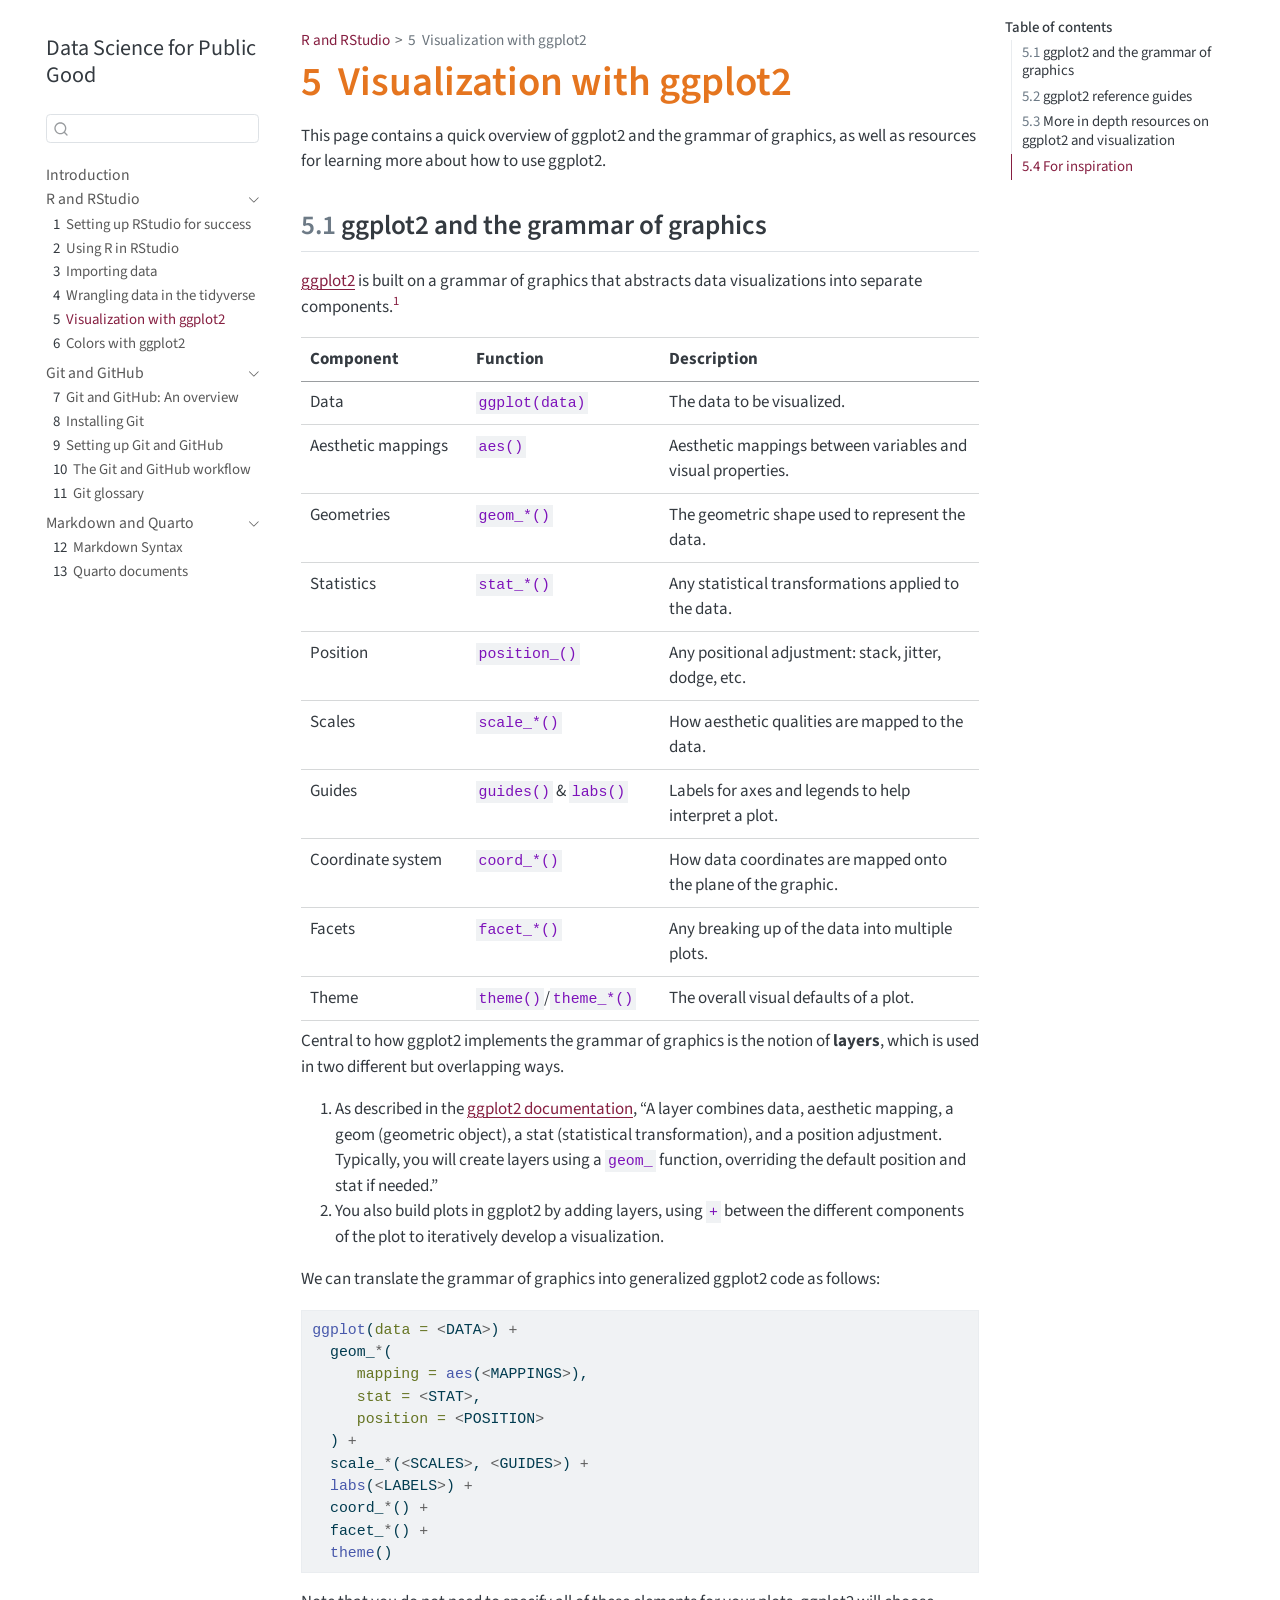
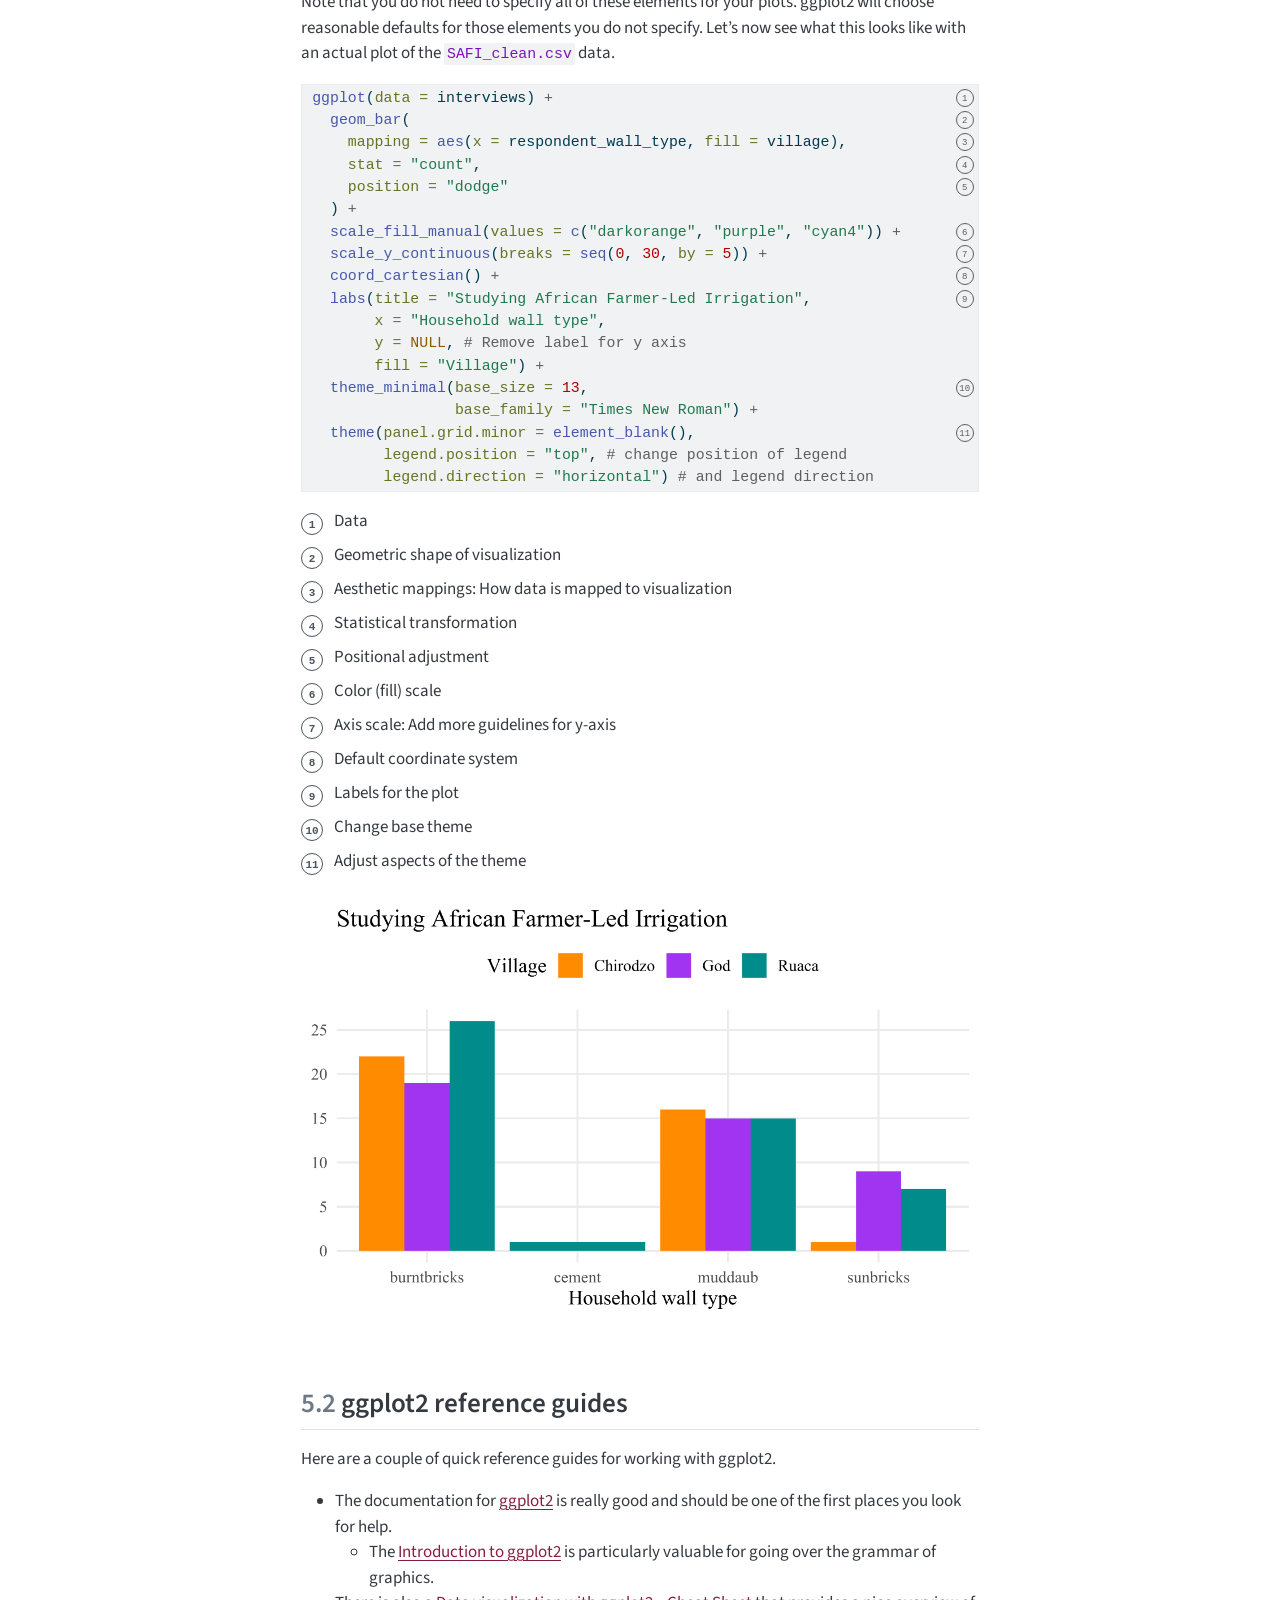
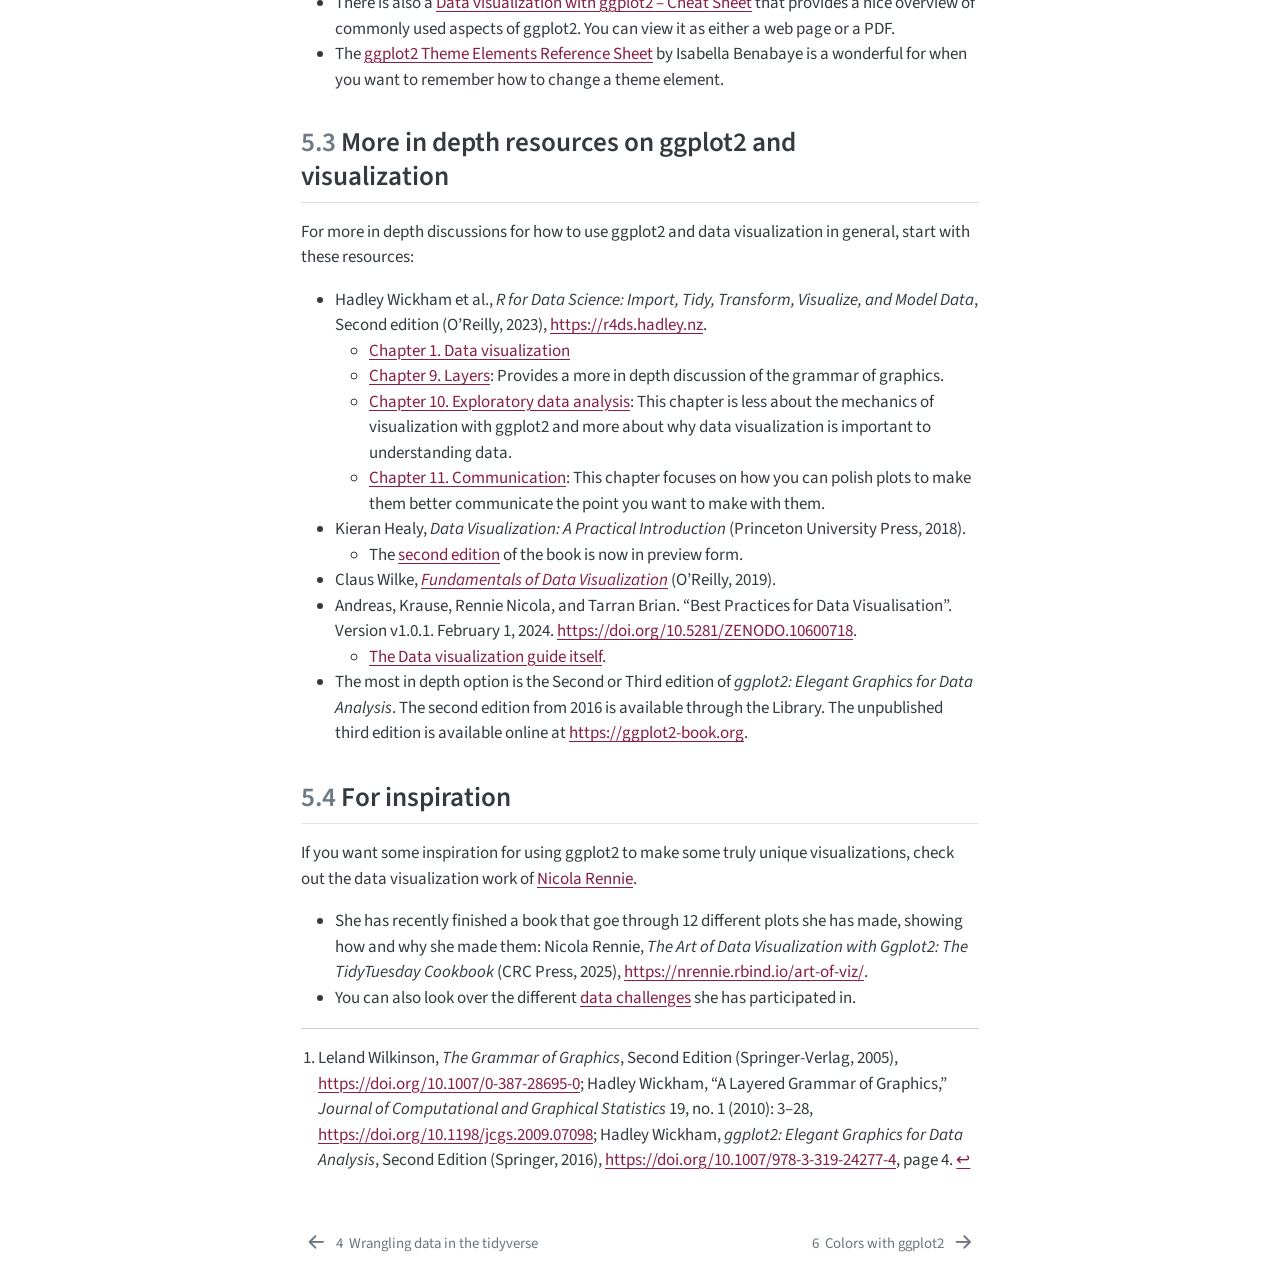
<file: ggplot2.html>
<!DOCTYPE html>
<html xmlns="http://www.w3.org/1999/xhtml" lang="en" xml:lang="en"><head>

<meta charset="utf-8">
<meta name="generator" content="quarto-1.9.36">

<meta name="viewport" content="width=device-width, initial-scale=1.0, user-scalable=yes">


<title>5&nbsp; Visualization with ggplot2 – Data Science for Public Good</title>
<style>
/* Default styles provided by pandoc.
** See https://pandoc.org/MANUAL.html#variables-for-html for config info.
*/
code{white-space: pre-wrap;}
span.smallcaps{font-variant: small-caps;}
div.columns{display: flex; gap: min(4vw, 1.5em);}
div.column{flex: auto; overflow-x: auto;}
div.hanging-indent{margin-left: 1.5em; text-indent: -1.5em;}
ul.task-list{list-style: none;}
ul.task-list li input[type="checkbox"] {
  width: 0.8em;
  margin: 0 0.8em 0.2em -1em; /* quarto-specific, see https://github.com/quarto-dev/quarto-cli/issues/4556 */ 
  vertical-align: middle;
}
/* CSS for syntax highlighting */
html { -webkit-text-size-adjust: 100%; }
pre > code.sourceCode { white-space: pre; position: relative; }
pre > code.sourceCode > span { display: inline-block; line-height: 1.25; }
pre > code.sourceCode > span:empty { height: 1.2em; }
.sourceCode { overflow: visible; }
code.sourceCode > span { color: inherit; text-decoration: inherit; }
div.sourceCode { margin: 1em 0; }
pre.sourceCode { margin: 0; }
@media screen {
div.sourceCode { overflow: auto; }
}
@media print {
pre > code.sourceCode { white-space: pre-wrap; }
pre > code.sourceCode > span { text-indent: -5em; padding-left: 5em; }
}
pre.numberSource code
  { counter-reset: source-line 0; }
pre.numberSource code > span
  { position: relative; left: -4em; counter-increment: source-line; }
pre.numberSource code > span > a:first-child::before
  { content: counter(source-line);
    position: relative; left: -1em; text-align: right; vertical-align: baseline;
    border: none; display: inline-block;
    -webkit-touch-callout: none; -webkit-user-select: none;
    -khtml-user-select: none; -moz-user-select: none;
    -ms-user-select: none; user-select: none;
    padding: 0 4px; width: 4em;
  }
pre.numberSource { margin-left: 3em;  padding-left: 4px; }
div.sourceCode
  {   }
@media screen {
pre > code.sourceCode > span > a:first-child::before { text-decoration: underline; }
}
</style>


<script src="site_libs/quarto-nav/quarto-nav.js"></script>
<script src="site_libs/quarto-nav/headroom.min.js"></script>
<script src="site_libs/clipboard/clipboard.min.js"></script>
<script src="site_libs/quarto-search/autocomplete.umd.js"></script>
<script src="site_libs/quarto-search/fuse.min.js"></script>
<script src="site_libs/quarto-search/quarto-search.js"></script>
<meta name="quarto:offset" content="./">
<link href="./ggplot2-color.html" rel="next">
<link href="./wrangling.html" rel="prev">
<script src="site_libs/quarto-html/quarto.js" type="module"></script>
<script src="site_libs/quarto-html/tabsets/tabsets.js" type="module"></script>
<script src="site_libs/quarto-html/popper.min.js"></script>
<script src="site_libs/quarto-html/tippy.umd.min.js"></script>
<script src="site_libs/quarto-html/anchor.min.js"></script>
<link href="site_libs/quarto-html/tippy.css" rel="stylesheet">
<link href="site_libs/quarto-html/quarto-syntax-highlighting-845c23b38eaddc0f92fda52bfe77a8c8.css" rel="stylesheet" id="quarto-text-highlighting-styles">
<script src="site_libs/bootstrap/bootstrap.min.js"></script>
<link href="site_libs/bootstrap/bootstrap-icons.css" rel="stylesheet">
<link href="site_libs/bootstrap/bootstrap-7bffad5ec597a6be8e2440dc65fe4f2c.min.css" rel="stylesheet" append-hash="true" id="quarto-bootstrap" data-mode="light">
<script id="quarto-search-options" type="application/json">{
  "location": "sidebar",
  "copy-button": false,
  "collapse-after": 3,
  "panel-placement": "start",
  "type": "textbox",
  "limit": 50,
  "keyboard-shortcut": [
    "f",
    "/",
    "s"
  ],
  "show-item-context": false,
  "language": {
    "search-no-results-text": "No results",
    "search-matching-documents-text": "matching documents",
    "search-copy-link-title": "Copy link to search",
    "search-hide-matches-text": "Hide additional matches",
    "search-more-match-text": "more match in this document",
    "search-more-matches-text": "more matches in this document",
    "search-clear-button-title": "Clear",
    "search-text-placeholder": "",
    "search-detached-cancel-button-title": "Cancel",
    "search-submit-button-title": "Submit",
    "search-label": "Search"
  }
}</script>


</head>

<body class="nav-sidebar floating quarto-light">

<div id="quarto-search-results"></div>
  <header id="quarto-header" class="headroom fixed-top">
  <nav class="quarto-secondary-nav">
    <div class="container-fluid d-flex">
      <button type="button" class="quarto-btn-toggle btn" data-bs-toggle="collapse" role="button" data-bs-target=".quarto-sidebar-collapse-item" aria-controls="quarto-sidebar" aria-expanded="false" aria-label="Toggle sidebar navigation" onclick="if (window.quartoToggleHeadroom) { window.quartoToggleHeadroom(); }">
        <i class="bi bi-layout-text-sidebar-reverse"></i>
      </button>
        <nav class="quarto-page-breadcrumbs" aria-label="breadcrumb"><ol class="breadcrumb"><li class="breadcrumb-item"><a href="./rstudio-setup.html">R and RStudio</a></li><li class="breadcrumb-item"><a href="./ggplot2.html"><span class="chapter-number">5</span>&nbsp; <span class="chapter-title">Visualization with ggplot2</span></a></li></ol></nav>
        <a class="flex-grow-1" role="navigation" data-bs-toggle="collapse" data-bs-target=".quarto-sidebar-collapse-item" aria-controls="quarto-sidebar" aria-expanded="false" aria-label="Toggle sidebar navigation" onclick="if (window.quartoToggleHeadroom) { window.quartoToggleHeadroom(); }">      
        </a>
      <button type="button" class="btn quarto-search-button" aria-label="Search" onclick="window.quartoOpenSearch();">
        <i class="bi bi-search"></i>
      </button>
    </div>
  </nav>
</header>
<!-- content -->
<div id="quarto-content" class="quarto-container page-columns page-rows-contents page-layout-article">
<!-- sidebar -->
  <nav id="quarto-sidebar" class="sidebar collapse collapse-horizontal quarto-sidebar-collapse-item sidebar-navigation floating overflow-auto">
    <div class="pt-lg-2 mt-2 text-left sidebar-header">
    <div class="sidebar-title mb-0 py-0">
      <a href="./">Data Science for Public Good</a> 
    </div>
      </div>
        <div class="mt-2 flex-shrink-0 align-items-center">
        <div class="sidebar-search">
        <div id="quarto-search" class="" title="Search"></div>
        </div>
        </div>
    <div class="sidebar-menu-container"> 
    <ul class="list-unstyled mt-1">
        <li class="sidebar-item">
  <div class="sidebar-item-container"> 
  <a href="./index.html" class="sidebar-item-text sidebar-link">
 <span class="menu-text">Introduction</span></a>
  </div>
</li>
        <li class="sidebar-item sidebar-item-section">
      <div class="sidebar-item-container"> 
            <a class="sidebar-item-text sidebar-link text-start" data-bs-toggle="collapse" data-bs-target="#quarto-sidebar-section-1" role="navigation" aria-expanded="true">
 <span class="menu-text">R and RStudio</span></a>
          <a class="sidebar-item-toggle text-start" data-bs-toggle="collapse" data-bs-target="#quarto-sidebar-section-1" role="navigation" aria-expanded="true" aria-label="Toggle section">
            <i class="bi bi-chevron-right ms-2"></i>
          </a> 
      </div>
      <ul id="quarto-sidebar-section-1" class="collapse list-unstyled sidebar-section depth1 show">  
          <li class="sidebar-item">
  <div class="sidebar-item-container"> 
  <a href="./rstudio-setup.html" class="sidebar-item-text sidebar-link">
 <span class="menu-text"><span class="chapter-number">1</span>&nbsp; <span class="chapter-title">Setting up RStudio for success</span></span></a>
  </div>
</li>
          <li class="sidebar-item">
  <div class="sidebar-item-container"> 
  <a href="./rstudio-guide.html" class="sidebar-item-text sidebar-link">
 <span class="menu-text"><span class="chapter-number">2</span>&nbsp; <span class="chapter-title">Using R in RStudio</span></span></a>
  </div>
</li>
          <li class="sidebar-item">
  <div class="sidebar-item-container"> 
  <a href="./importing.html" class="sidebar-item-text sidebar-link">
 <span class="menu-text"><span class="chapter-number">3</span>&nbsp; <span class="chapter-title">Importing data</span></span></a>
  </div>
</li>
          <li class="sidebar-item">
  <div class="sidebar-item-container"> 
  <a href="./wrangling.html" class="sidebar-item-text sidebar-link">
 <span class="menu-text"><span class="chapter-number">4</span>&nbsp; <span class="chapter-title">Wrangling data in the tidyverse</span></span></a>
  </div>
</li>
          <li class="sidebar-item">
  <div class="sidebar-item-container"> 
  <a href="./ggplot2.html" class="sidebar-item-text sidebar-link active">
 <span class="menu-text"><span class="chapter-number">5</span>&nbsp; <span class="chapter-title">Visualization with ggplot2</span></span></a>
  </div>
</li>
          <li class="sidebar-item">
  <div class="sidebar-item-container"> 
  <a href="./ggplot2-color.html" class="sidebar-item-text sidebar-link">
 <span class="menu-text"><span class="chapter-number">6</span>&nbsp; <span class="chapter-title">Colors with ggplot2</span></span></a>
  </div>
</li>
      </ul>
  </li>
        <li class="sidebar-item sidebar-item-section">
      <div class="sidebar-item-container"> 
            <a class="sidebar-item-text sidebar-link text-start" data-bs-toggle="collapse" data-bs-target="#quarto-sidebar-section-2" role="navigation" aria-expanded="true">
 <span class="menu-text">Git and GitHub</span></a>
          <a class="sidebar-item-toggle text-start" data-bs-toggle="collapse" data-bs-target="#quarto-sidebar-section-2" role="navigation" aria-expanded="true" aria-label="Toggle section">
            <i class="bi bi-chevron-right ms-2"></i>
          </a> 
      </div>
      <ul id="quarto-sidebar-section-2" class="collapse list-unstyled sidebar-section depth1 show">  
          <li class="sidebar-item">
  <div class="sidebar-item-container"> 
  <a href="./git-overview.html" class="sidebar-item-text sidebar-link">
 <span class="menu-text"><span class="chapter-number">7</span>&nbsp; <span class="chapter-title">Git and GitHub: An overview</span></span></a>
  </div>
</li>
          <li class="sidebar-item">
  <div class="sidebar-item-container"> 
  <a href="./git-install.html" class="sidebar-item-text sidebar-link">
 <span class="menu-text"><span class="chapter-number">8</span>&nbsp; <span class="chapter-title">Installing Git</span></span></a>
  </div>
</li>
          <li class="sidebar-item">
  <div class="sidebar-item-container"> 
  <a href="./git-setup.html" class="sidebar-item-text sidebar-link">
 <span class="menu-text"><span class="chapter-number">9</span>&nbsp; <span class="chapter-title">Setting up Git and GitHub</span></span></a>
  </div>
</li>
          <li class="sidebar-item">
  <div class="sidebar-item-container"> 
  <a href="./git-workflow.html" class="sidebar-item-text sidebar-link">
 <span class="menu-text"><span class="chapter-number">10</span>&nbsp; <span class="chapter-title">The Git and GitHub workflow</span></span></a>
  </div>
</li>
          <li class="sidebar-item">
  <div class="sidebar-item-container"> 
  <a href="./git-glossary.html" class="sidebar-item-text sidebar-link">
 <span class="menu-text"><span class="chapter-number">11</span>&nbsp; <span class="chapter-title">Git glossary</span></span></a>
  </div>
</li>
      </ul>
  </li>
        <li class="sidebar-item sidebar-item-section">
      <div class="sidebar-item-container"> 
            <a class="sidebar-item-text sidebar-link text-start" data-bs-toggle="collapse" data-bs-target="#quarto-sidebar-section-3" role="navigation" aria-expanded="true">
 <span class="menu-text">Markdown and Quarto</span></a>
          <a class="sidebar-item-toggle text-start" data-bs-toggle="collapse" data-bs-target="#quarto-sidebar-section-3" role="navigation" aria-expanded="true" aria-label="Toggle section">
            <i class="bi bi-chevron-right ms-2"></i>
          </a> 
      </div>
      <ul id="quarto-sidebar-section-3" class="collapse list-unstyled sidebar-section depth1 show">  
          <li class="sidebar-item">
  <div class="sidebar-item-container"> 
  <a href="./markdown-syntax.html" class="sidebar-item-text sidebar-link">
 <span class="menu-text"><span class="chapter-number">12</span>&nbsp; <span class="chapter-title">Markdown Syntax</span></span></a>
  </div>
</li>
          <li class="sidebar-item">
  <div class="sidebar-item-container"> 
  <a href="./quarto-docs.html" class="sidebar-item-text sidebar-link">
 <span class="menu-text"><span class="chapter-number">13</span>&nbsp; <span class="chapter-title">Quarto documents</span></span></a>
  </div>
</li>
      </ul>
  </li>
    </ul>
    </div>
</nav>
<div id="quarto-sidebar-glass" class="quarto-sidebar-collapse-item" data-bs-toggle="collapse" data-bs-target=".quarto-sidebar-collapse-item"></div>
<!-- margin-sidebar -->
    <div id="quarto-margin-sidebar" class="sidebar margin-sidebar">
        <nav id="TOC" role="doc-toc" class="toc-active">
    <h2 id="toc-title">Table of contents</h2>
   
  <ul>
  <li><a href="#ggplot2-and-the-grammar-of-graphics" id="toc-ggplot2-and-the-grammar-of-graphics" class="nav-link active" data-scroll-target="#ggplot2-and-the-grammar-of-graphics"><span class="header-section-number">5.1</span> ggplot2 and the grammar of graphics</a></li>
  <li><a href="#ggplot2-reference-guides" id="toc-ggplot2-reference-guides" class="nav-link" data-scroll-target="#ggplot2-reference-guides"><span class="header-section-number">5.2</span> ggplot2 reference guides</a></li>
  <li><a href="#more-in-depth-resources-on-ggplot2-and-visualization" id="toc-more-in-depth-resources-on-ggplot2-and-visualization" class="nav-link" data-scroll-target="#more-in-depth-resources-on-ggplot2-and-visualization"><span class="header-section-number">5.3</span> More in depth resources on ggplot2 and visualization</a></li>
  <li><a href="#for-inspiration" id="toc-for-inspiration" class="nav-link" data-scroll-target="#for-inspiration"><span class="header-section-number">5.4</span> For inspiration</a></li>
  </ul>
</nav>
    </div>
<!-- main -->
<main class="content" id="quarto-document-content">

<header id="title-block-header" class="quarto-title-block default"><nav class="quarto-page-breadcrumbs quarto-title-breadcrumbs d-none d-lg-block" aria-label="breadcrumb"><ol class="breadcrumb"><li class="breadcrumb-item"><a href="./rstudio-setup.html">R and RStudio</a></li><li class="breadcrumb-item"><a href="./ggplot2.html"><span class="chapter-number">5</span>&nbsp; <span class="chapter-title">Visualization with ggplot2</span></a></li></ol></nav>
<div class="quarto-title">
<h1 class="title"><span class="chapter-number">5</span>&nbsp; <span class="chapter-title">Visualization with ggplot2</span></h1>
</div>



<div class="quarto-title-meta">

    
  
    
  </div>
  


</header>


<p>This page contains a quick overview of ggplot2 and the grammar of graphics, as well as resources for learning more about how to use ggplot2.</p>
<section id="ggplot2-and-the-grammar-of-graphics" class="level2" data-number="5.1">
<h2 data-number="5.1" class="anchored" data-anchor-id="ggplot2-and-the-grammar-of-graphics"><span class="header-section-number">5.1</span> ggplot2 and the grammar of graphics</h2>
<p><a href="https://ggplot2.tidyverse.org">ggplot2</a> is built on a grammar of graphics that abstracts data visualizations into separate components.<a href="#fn1" class="footnote-ref" id="fnref1" role="doc-noteref"><sup>1</sup></a></p>
<table class="caption-top table">
<colgroup>
<col style="width: 24%">
<col style="width: 28%">
<col style="width: 46%">
</colgroup>
<thead>
<tr class="header">
<th>Component</th>
<th>Function</th>
<th>Description</th>
</tr>
</thead>
<tbody>
<tr class="odd">
<td>Data</td>
<td><code>ggplot(data)</code></td>
<td>The data to be visualized.</td>
</tr>
<tr class="even">
<td>Aesthetic mappings</td>
<td><code>aes()</code></td>
<td>Aesthetic mappings between variables and visual properties.</td>
</tr>
<tr class="odd">
<td>Geometries</td>
<td><code>geom_*()</code></td>
<td>The geometric shape used to represent the data.</td>
</tr>
<tr class="even">
<td>Statistics</td>
<td><code>stat_*()</code></td>
<td>Any statistical transformations applied to the data.</td>
</tr>
<tr class="odd">
<td>Position</td>
<td><code>position_()</code></td>
<td>Any positional adjustment: stack, jitter, dodge, etc.</td>
</tr>
<tr class="even">
<td>Scales</td>
<td><code>scale_*()</code></td>
<td>How aesthetic qualities are mapped to the data.</td>
</tr>
<tr class="odd">
<td>Guides</td>
<td><code>guides()</code> &amp; <code>labs()</code></td>
<td>Labels for axes and legends to help interpret a plot.</td>
</tr>
<tr class="even">
<td>Coordinate system</td>
<td><code>coord_*()</code></td>
<td>How data coordinates are mapped onto the plane of the graphic.</td>
</tr>
<tr class="odd">
<td>Facets</td>
<td><code>facet_*()</code></td>
<td>Any breaking up of the data into multiple plots.</td>
</tr>
<tr class="even">
<td>Theme</td>
<td><code>theme()</code>/<code>theme_*()</code></td>
<td>The overall visual defaults of a plot.</td>
</tr>
</tbody>
</table>
<p>Central to how ggplot2 implements the grammar of graphics is the notion of <strong>layers</strong>, which is used in two different but overlapping ways.</p>
<ol type="1">
<li>As described in the <a href="https://ggplot2.tidyverse.org/reference/index.html#layers">ggplot2 documentation</a>, “A layer combines data, aesthetic mapping, a geom (geometric object), a stat (statistical transformation), and a position adjustment. Typically, you will create layers using a <code>geom_</code> function, overriding the default position and stat if needed.”</li>
<li>You also build plots in ggplot2 by adding layers, using <code>+</code> between the different components of the plot to iteratively develop a visualization.</li>
</ol>
<p>We can translate the grammar of graphics into generalized ggplot2 code as follows:</p>
<div class="cell">
<div class="code-copy-outer-scaffold"><div class="sourceCode cell-code" id="cb1"><pre class="sourceCode r code-with-copy"><code class="sourceCode r"><span id="cb1-1"><a href="#cb1-1" aria-hidden="true" tabindex="-1"></a><span class="fu">ggplot</span>(<span class="at">data =</span> <span class="sc">&lt;</span>DATA<span class="sc">&gt;</span>) <span class="sc">+</span> </span>
<span id="cb1-2"><a href="#cb1-2" aria-hidden="true" tabindex="-1"></a>  geom_<span class="sc">*</span>(</span>
<span id="cb1-3"><a href="#cb1-3" aria-hidden="true" tabindex="-1"></a>     <span class="at">mapping =</span> <span class="fu">aes</span>(<span class="sc">&lt;</span>MAPPINGS<span class="sc">&gt;</span>),</span>
<span id="cb1-4"><a href="#cb1-4" aria-hidden="true" tabindex="-1"></a>     <span class="at">stat =</span> <span class="sc">&lt;</span>STAT<span class="sc">&gt;</span>, </span>
<span id="cb1-5"><a href="#cb1-5" aria-hidden="true" tabindex="-1"></a>     <span class="at">position =</span> <span class="sc">&lt;</span>POSITION<span class="sc">&gt;</span></span>
<span id="cb1-6"><a href="#cb1-6" aria-hidden="true" tabindex="-1"></a>  ) <span class="sc">+</span></span>
<span id="cb1-7"><a href="#cb1-7" aria-hidden="true" tabindex="-1"></a>  scale_<span class="sc">*</span>(<span class="sc">&lt;</span>SCALES<span class="sc">&gt;</span>, <span class="sc">&lt;</span>GUIDES<span class="sc">&gt;</span>) <span class="sc">+</span> </span>
<span id="cb1-8"><a href="#cb1-8" aria-hidden="true" tabindex="-1"></a>  <span class="fu">labs</span>(<span class="sc">&lt;</span>LABELS<span class="sc">&gt;</span>) <span class="sc">+</span> </span>
<span id="cb1-9"><a href="#cb1-9" aria-hidden="true" tabindex="-1"></a>  coord_<span class="sc">*</span>() <span class="sc">+</span> </span>
<span id="cb1-10"><a href="#cb1-10" aria-hidden="true" tabindex="-1"></a>  facet_<span class="sc">*</span>() <span class="sc">+</span> </span>
<span id="cb1-11"><a href="#cb1-11" aria-hidden="true" tabindex="-1"></a>  <span class="fu">theme</span>()</span></code></pre></div><button title="Copy to Clipboard" class="code-copy-button"><i class="bi"></i></button></div>
</div>
<p>Note that you do not need to specify all of these elements for your plots. ggplot2 will choose reasonable defaults for those elements you do not specify. Let’s now see what this looks like with an actual plot of the <code>SAFI_clean.csv</code> data.</p>
<div class="cell" data-layout-align="center">
<div class="code-copy-outer-scaffold"><div class="sourceCode cell-code" id="annotated-cell-2"><pre class="sourceCode r code-annotation-code code-with-copy code-annotated"><code class="sourceCode r"><a class="code-annotation-anchor" data-target-cell="annotated-cell-2" data-target-annotation="1" onclick="event.preventDefault();">1</a><span id="annotated-cell-2-1" class="code-annotation-target"><a href="#annotated-cell-2-1" aria-hidden="true" tabindex="-1"></a><span class="fu">ggplot</span>(<span class="at">data =</span> interviews) <span class="sc">+</span></span>
<a class="code-annotation-anchor" data-target-cell="annotated-cell-2" data-target-annotation="2" onclick="event.preventDefault();">2</a><span id="annotated-cell-2-2" class="code-annotation-target"><a href="#annotated-cell-2-2" aria-hidden="true" tabindex="-1"></a>  <span class="fu">geom_bar</span>(</span>
<a class="code-annotation-anchor" data-target-cell="annotated-cell-2" data-target-annotation="3" onclick="event.preventDefault();">3</a><span id="annotated-cell-2-3" class="code-annotation-target"><a href="#annotated-cell-2-3" aria-hidden="true" tabindex="-1"></a>    <span class="at">mapping =</span> <span class="fu">aes</span>(<span class="at">x =</span> respondent_wall_type, <span class="at">fill =</span> village),</span>
<a class="code-annotation-anchor" data-target-cell="annotated-cell-2" data-target-annotation="4" onclick="event.preventDefault();">4</a><span id="annotated-cell-2-4" class="code-annotation-target"><a href="#annotated-cell-2-4" aria-hidden="true" tabindex="-1"></a>    <span class="at">stat =</span> <span class="st">"count"</span>,</span>
<a class="code-annotation-anchor" data-target-cell="annotated-cell-2" data-target-annotation="5" onclick="event.preventDefault();">5</a><span id="annotated-cell-2-5" class="code-annotation-target"><a href="#annotated-cell-2-5" aria-hidden="true" tabindex="-1"></a>    <span class="at">position =</span> <span class="st">"dodge"</span></span>
<span id="annotated-cell-2-6"><a href="#annotated-cell-2-6" aria-hidden="true" tabindex="-1"></a>  ) <span class="sc">+</span> </span>
<a class="code-annotation-anchor" data-target-cell="annotated-cell-2" data-target-annotation="6" onclick="event.preventDefault();">6</a><span id="annotated-cell-2-7" class="code-annotation-target"><a href="#annotated-cell-2-7" aria-hidden="true" tabindex="-1"></a>  <span class="fu">scale_fill_manual</span>(<span class="at">values =</span> <span class="fu">c</span>(<span class="st">"darkorange"</span>, <span class="st">"purple"</span>, <span class="st">"cyan4"</span>)) <span class="sc">+</span></span>
<a class="code-annotation-anchor" data-target-cell="annotated-cell-2" data-target-annotation="7" onclick="event.preventDefault();">7</a><span id="annotated-cell-2-8" class="code-annotation-target"><a href="#annotated-cell-2-8" aria-hidden="true" tabindex="-1"></a>  <span class="fu">scale_y_continuous</span>(<span class="at">breaks =</span> <span class="fu">seq</span>(<span class="dv">0</span>, <span class="dv">30</span>, <span class="at">by =</span> <span class="dv">5</span>)) <span class="sc">+</span></span>
<a class="code-annotation-anchor" data-target-cell="annotated-cell-2" data-target-annotation="8" onclick="event.preventDefault();">8</a><span id="annotated-cell-2-9" class="code-annotation-target"><a href="#annotated-cell-2-9" aria-hidden="true" tabindex="-1"></a>  <span class="fu">coord_cartesian</span>() <span class="sc">+</span></span>
<a class="code-annotation-anchor" data-target-cell="annotated-cell-2" data-target-annotation="9" onclick="event.preventDefault();">9</a><span id="annotated-cell-2-10" class="code-annotation-target"><a href="#annotated-cell-2-10" aria-hidden="true" tabindex="-1"></a>  <span class="fu">labs</span>(<span class="at">title =</span> <span class="st">"Studying African Farmer-Led Irrigation"</span>,</span>
<span id="annotated-cell-2-11"><a href="#annotated-cell-2-11" aria-hidden="true" tabindex="-1"></a>       <span class="at">x =</span> <span class="st">"Household wall type"</span>,</span>
<span id="annotated-cell-2-12"><a href="#annotated-cell-2-12" aria-hidden="true" tabindex="-1"></a>       <span class="at">y =</span> <span class="cn">NULL</span>, <span class="co"># Remove label for y axis</span></span>
<span id="annotated-cell-2-13"><a href="#annotated-cell-2-13" aria-hidden="true" tabindex="-1"></a>       <span class="at">fill =</span> <span class="st">"Village"</span>) <span class="sc">+</span> </span>
<a class="code-annotation-anchor" data-target-cell="annotated-cell-2" data-target-annotation="10" onclick="event.preventDefault();">10</a><span id="annotated-cell-2-14" class="code-annotation-target"><a href="#annotated-cell-2-14" aria-hidden="true" tabindex="-1"></a>  <span class="fu">theme_minimal</span>(<span class="at">base_size =</span> <span class="dv">13</span>,</span>
<span id="annotated-cell-2-15"><a href="#annotated-cell-2-15" aria-hidden="true" tabindex="-1"></a>                <span class="at">base_family =</span> <span class="st">"Times New Roman"</span>) <span class="sc">+</span> </span>
<a class="code-annotation-anchor" data-target-cell="annotated-cell-2" data-target-annotation="11" onclick="event.preventDefault();">11</a><span id="annotated-cell-2-16" class="code-annotation-target"><a href="#annotated-cell-2-16" aria-hidden="true" tabindex="-1"></a>  <span class="fu">theme</span>(<span class="at">panel.grid.minor =</span> <span class="fu">element_blank</span>(),</span>
<span id="annotated-cell-2-17"><a href="#annotated-cell-2-17" aria-hidden="true" tabindex="-1"></a>        <span class="at">legend.position =</span> <span class="st">"top"</span>, <span class="co"># change position of legend</span></span>
<span id="annotated-cell-2-18"><a href="#annotated-cell-2-18" aria-hidden="true" tabindex="-1"></a>        <span class="at">legend.direction =</span> <span class="st">"horizontal"</span>) <span class="co"># and legend direction</span></span><div class="code-annotation-gutter-bg"></div><div class="code-annotation-gutter"></div></code></pre></div><button title="Copy to Clipboard" class="code-copy-button"><i class="bi"></i></button></div>
<div class="cell-annotation">
<dl class="code-annotation-container-grid">
<dt data-target-cell="annotated-cell-2" data-target-annotation="1">1</dt>
<dd>
<span data-code-cell="annotated-cell-2" data-code-lines="1" data-code-annotation="1">Data</span>
</dd>
<dt data-target-cell="annotated-cell-2" data-target-annotation="2">2</dt>
<dd>
<span data-code-cell="annotated-cell-2" data-code-lines="2" data-code-annotation="2">Geometric shape of visualization</span>
</dd>
<dt data-target-cell="annotated-cell-2" data-target-annotation="3">3</dt>
<dd>
<span data-code-cell="annotated-cell-2" data-code-lines="3" data-code-annotation="3">Aesthetic mappings: How data is mapped to visualization</span>
</dd>
<dt data-target-cell="annotated-cell-2" data-target-annotation="4">4</dt>
<dd>
<span data-code-cell="annotated-cell-2" data-code-lines="4" data-code-annotation="4">Statistical transformation</span>
</dd>
<dt data-target-cell="annotated-cell-2" data-target-annotation="5">5</dt>
<dd>
<span data-code-cell="annotated-cell-2" data-code-lines="5" data-code-annotation="5">Positional adjustment</span>
</dd>
<dt data-target-cell="annotated-cell-2" data-target-annotation="6">6</dt>
<dd>
<span data-code-cell="annotated-cell-2" data-code-lines="7" data-code-annotation="6">Color (fill) scale</span>
</dd>
<dt data-target-cell="annotated-cell-2" data-target-annotation="7">7</dt>
<dd>
<span data-code-cell="annotated-cell-2" data-code-lines="8" data-code-annotation="7">Axis scale: Add more guidelines for y-axis</span>
</dd>
<dt data-target-cell="annotated-cell-2" data-target-annotation="8">8</dt>
<dd>
<span data-code-cell="annotated-cell-2" data-code-lines="9" data-code-annotation="8">Default coordinate system</span>
</dd>
<dt data-target-cell="annotated-cell-2" data-target-annotation="9">9</dt>
<dd>
<span data-code-cell="annotated-cell-2" data-code-lines="10" data-code-annotation="9">Labels for the plot</span>
</dd>
<dt data-target-cell="annotated-cell-2" data-target-annotation="10">10</dt>
<dd>
<span data-code-cell="annotated-cell-2" data-code-lines="14" data-code-annotation="10">Change base theme</span>
</dd>
<dt data-target-cell="annotated-cell-2" data-target-annotation="11">11</dt>
<dd>
<span data-code-cell="annotated-cell-2" data-code-lines="16" data-code-annotation="11">Adjust aspects of the theme</span>
</dd>
</dl>
</div>
<div class="cell-output-display">
<div class="quarto-figure quarto-figure-center">
<figure class="figure">
<p><img src="ggplot2_files/figure-html/grammar-of-graphics-1.png" class="img-fluid quarto-figure quarto-figure-center figure-img" style="width:100.0%"></p>
</figure>
</div>
</div>
</div>
</section>
<section id="ggplot2-reference-guides" class="level2" data-number="5.2">
<h2 data-number="5.2" class="anchored" data-anchor-id="ggplot2-reference-guides"><span class="header-section-number">5.2</span> ggplot2 reference guides</h2>
<p>Here are a couple of quick reference guides for working with ggplot2.</p>
<ul>
<li>The documentation for <a href="https://ggplot2.tidyverse.org">ggplot2</a> is really good and should be one of the first places you look for help.
<ul>
<li>The <a href="https://ggplot2.tidyverse.org/articles/ggplot2.html">Introduction to ggplot2</a> is particularly valuable for going over the grammar of graphics.</li>
</ul></li>
<li>There is also a <a href="https://rstudio.github.io/cheatsheets/html/data-visualization.html">Data visualization with ggplot2 – Cheat Sheet</a> that provides a nice overview of commonly used aspects of ggplot2. You can view it as either a web page or a PDF.</li>
<li>The <a href="https://isabella-b.com/blog/ggplot2-theme-elements-reference/">ggplot2 Theme Elements Reference Sheet</a> by Isabella Benabaye is a wonderful for when you want to remember how to change a theme element.</li>
</ul>
</section>
<section id="more-in-depth-resources-on-ggplot2-and-visualization" class="level2" data-number="5.3">
<h2 data-number="5.3" class="anchored" data-anchor-id="more-in-depth-resources-on-ggplot2-and-visualization"><span class="header-section-number">5.3</span> More in depth resources on ggplot2 and visualization</h2>
<p>For more in depth discussions for how to use ggplot2 and data visualization in general, start with these resources:</p>
<ul>
<li>Hadley Wickham et al., <em>R for Data Science: Import, Tidy, Transform, Visualize, and Model Data</em>, Second edition (O’Reilly, 2023), <a href="https://r4ds.hadley.nz" class="uri">https://r4ds.hadley.nz</a>.
<ul>
<li><a href="https://r4ds.hadley.nz/data-visualize.html">Chapter 1. Data visualization</a></li>
<li><a href="https://r4ds.hadley.nz/layers.html">Chapter 9. Layers</a>: Provides a more in depth discussion of the grammar of graphics.</li>
<li><a href="https://r4ds.hadley.nz/EDA.html">Chapter 10. Exploratory data analysis</a>: This chapter is less about the mechanics of visualization with ggplot2 and more about why data visualization is important to understanding data.</li>
<li><a href="https://r4ds.hadley.nz/communication.html">Chapter 11. Communication</a>: This chapter focuses on how you can polish plots to make them better communicate the point you want to make with them.</li>
</ul></li>
<li>Kieran Healy, <em>Data Visualization: A Practical Introduction</em> (Princeton University Press, 2018).
<ul>
<li>The <a href="(https://socviz.co)">second edition</a> of the book is now in preview form.</li>
</ul></li>
<li>Claus Wilke, <a href="https://clauswilke.com/dataviz/"><em>Fundamentals of Data Visualization</em></a> (O’Reilly, 2019).</li>
<li>Andreas, Krause, Rennie Nicola, and Tarran Brian. “Best Practices for Data Visualisation”. Version v1.0.1. February 1, 2024. <a href="https://doi.org/10.5281/ZENODO.10600718" class="uri">https://doi.org/10.5281/ZENODO.10600718</a>.
<ul>
<li><a href="https://royal-statistical-society.github.io/datavisguide/">The Data visualization guide itself</a>.</li>
</ul></li>
<li>The most in depth option is the Second or Third edition of <em>ggplot2: Elegant Graphics for Data Analysis</em>. The second edition from 2016 is available through the Library. The unpublished third edition is available online at <a href="https://ggplot2-book.org" class="uri">https://ggplot2-book.org</a>.</li>
</ul>
</section>
<section id="for-inspiration" class="level2" data-number="5.4">
<h2 data-number="5.4" class="anchored" data-anchor-id="for-inspiration"><span class="header-section-number">5.4</span> For inspiration</h2>
<p>If you want some inspiration for using ggplot2 to make some truly unique visualizations, check out the data visualization work of <a href="https://nrennie.rbind.io">Nicola Rennie</a>.</p>
<ul>
<li>She has recently finished a book that goe through 12 different plots she has made, showing how and why she made them: Nicola Rennie, <em>The Art of Data Visualization with Ggplot2: The TidyTuesday Cookbook</em> (CRC Press, 2025), <a href="https://nrennie.rbind.io/art-of-viz/" class="uri">https://nrennie.rbind.io/art-of-viz/</a>.</li>
<li>You can also look over the different <a href="https://nrennie.rbind.io/projects/data-visualisation/data-viz-challenges/">data challenges</a> she has participated in.</li>
</ul>


</section>
<section id="footnotes" class="footnotes footnotes-end-of-document" role="doc-endnotes">
<hr>
<ol>
<li id="fn1"><p>Leland Wilkinson, <em>The Grammar of Graphics</em>, Second Edition (Springer-Verlag, 2005), <a href="https://doi.org/10.1007/0-387-28695-0" class="uri">https://doi.org/10.1007/0-387-28695-0</a>; Hadley Wickham, “A Layered Grammar of Graphics,” <em>Journal of Computational and Graphical Statistics</em> 19, no. 1 (2010): 3–28, <a href="https://doi.org/10.1198/jcgs.2009.07098" class="uri">https://doi.org/10.1198/jcgs.2009.07098</a>; Hadley Wickham, <em>ggplot2: Elegant Graphics for Data Analysis</em>, Second Edition (Springer, 2016), <a href="https://doi.org/10.1007/978-3-319-24277-4" class="uri">https://doi.org/10.1007/978-3-319-24277-4</a>, page 4.<a href="#fnref1" class="footnote-back" role="doc-backlink">↩︎</a></p></li>
</ol>
</section>

</main> <!-- /main -->
<script id="quarto-html-after-body" type="application/javascript">
  window.document.addEventListener("DOMContentLoaded", function (event) {
    const icon = "";
    const anchorJS = new window.AnchorJS();
    anchorJS.options = {
      placement: 'right',
      icon: icon
    };
    anchorJS.add('.anchored');
    const isCodeAnnotation = (el) => {
      for (const clz of el.classList) {
        if (clz.startsWith('code-annotation-')) {                     
          return true;
        }
      }
      return false;
    }
    const onCopySuccess = function(e) {
      // button target
      const button = e.trigger;
      // don't keep focus
      button.blur();
      // flash "checked"
      button.classList.add('code-copy-button-checked');
      var currentTitle = button.getAttribute("title");
      button.setAttribute("title", "Copied!");
      let tooltip;
      if (window.bootstrap) {
        button.setAttribute("data-bs-toggle", "tooltip");
        button.setAttribute("data-bs-placement", "left");
        button.setAttribute("data-bs-title", "Copied!");
        tooltip = new bootstrap.Tooltip(button, 
          { trigger: "manual", 
            customClass: "code-copy-button-tooltip",
            offset: [0, -8]});
        tooltip.show();    
      }
      setTimeout(function() {
        if (tooltip) {
          tooltip.hide();
          button.removeAttribute("data-bs-title");
          button.removeAttribute("data-bs-toggle");
          button.removeAttribute("data-bs-placement");
        }
        button.setAttribute("title", currentTitle);
        button.classList.remove('code-copy-button-checked');
      }, 1000);
      // clear code selection
      e.clearSelection();
    }
    const getTextToCopy = function(trigger) {
      const outerScaffold = trigger.parentElement.cloneNode(true);
      const codeEl = outerScaffold.querySelector('code');
      for (const childEl of codeEl.children) {
        if (isCodeAnnotation(childEl)) {
          childEl.remove();
        }
      }
      return codeEl.innerText;
    }
    const clipboard = new window.ClipboardJS('.code-copy-button:not([data-in-quarto-modal])', {
      text: getTextToCopy
    });
    clipboard.on('success', onCopySuccess);
    if (window.document.getElementById('quarto-embedded-source-code-modal')) {
      const clipboardModal = new window.ClipboardJS('.code-copy-button[data-in-quarto-modal]', {
        text: getTextToCopy,
        container: window.document.getElementById('quarto-embedded-source-code-modal')
      });
      clipboardModal.on('success', onCopySuccess);
    }
      var localhostRegex = new RegExp(/^(?:http|https):\/\/localhost\:?[0-9]*\//);
      var mailtoRegex = new RegExp(/^mailto:/);
        var filterRegex = new RegExp('/' + window.location.host + '/');
      var isInternal = (href) => {
          return filterRegex.test(href) || localhostRegex.test(href) || mailtoRegex.test(href);
      }
      // Inspect non-navigation links and adorn them if external
     var links = window.document.querySelectorAll('a[href]:not(.nav-link):not(.navbar-brand):not(.toc-action):not(.sidebar-link):not(.sidebar-item-toggle):not(.pagination-link):not(.no-external):not([aria-hidden]):not(.dropdown-item):not(.quarto-navigation-tool):not(.about-link)');
      for (var i=0; i<links.length; i++) {
        const link = links[i];
        if (!isInternal(link.href)) {
          // undo the damage that might have been done by quarto-nav.js in the case of
          // links that we want to consider external
          if (link.dataset.originalHref !== undefined) {
            link.href = link.dataset.originalHref;
          }
        }
      }
    function tippyHover(el, contentFn, onTriggerFn, onUntriggerFn) {
      const config = {
        allowHTML: true,
        maxWidth: 500,
        delay: 100,
        arrow: false,
        appendTo: function(el) {
            return el.parentElement;
        },
        interactive: true,
        interactiveBorder: 10,
        theme: 'quarto',
        placement: 'bottom-start',
      };
      if (contentFn) {
        config.content = contentFn;
      }
      if (onTriggerFn) {
        config.onTrigger = onTriggerFn;
      }
      if (onUntriggerFn) {
        config.onUntrigger = onUntriggerFn;
      }
      window.tippy(el, config); 
    }
    const noterefs = window.document.querySelectorAll('a[role="doc-noteref"]');
    for (var i=0; i<noterefs.length; i++) {
      const ref = noterefs[i];
      tippyHover(ref, function() {
        // use id or data attribute instead here
        let href = ref.getAttribute('data-footnote-href') || ref.getAttribute('href');
        try { href = new URL(href).hash; } catch {}
        const id = href.replace(/^#\/?/, "");
        const note = window.document.getElementById(id);
        if (note) {
          return note.innerHTML;
        } else {
          return "";
        }
      });
    }
    const xrefs = window.document.querySelectorAll('a.quarto-xref');
    const processXRef = (id, note) => {
      // Strip column container classes
      const stripColumnClz = (el) => {
        el.classList.remove("page-full", "page-columns");
        if (el.children) {
          for (const child of el.children) {
            stripColumnClz(child);
          }
        }
      }
      stripColumnClz(note)
      if (id === null || id.startsWith('sec-')) {
        // Special case sections, only their first couple elements
        const container = document.createElement("div");
        if (note.children && note.children.length > 2) {
          container.appendChild(note.children[0].cloneNode(true));
          for (let i = 1; i < note.children.length; i++) {
            const child = note.children[i];
            if (child.tagName === "P" && child.innerText === "") {
              continue;
            } else {
              container.appendChild(child.cloneNode(true));
              break;
            }
          }
          if (window.Quarto?.typesetMath) {
            window.Quarto.typesetMath(container);
          }
          return container.innerHTML
        } else {
          if (window.Quarto?.typesetMath) {
            window.Quarto.typesetMath(note);
          }
          return note.innerHTML;
        }
      } else {
        // Remove any anchor links if they are present
        const anchorLink = note.querySelector('a.anchorjs-link');
        if (anchorLink) {
          anchorLink.remove();
        }
        if (window.Quarto?.typesetMath) {
          window.Quarto.typesetMath(note);
        }
        if (note.classList.contains("callout")) {
          return note.outerHTML;
        } else {
          return note.innerHTML;
        }
      }
    }
    for (var i=0; i<xrefs.length; i++) {
      const xref = xrefs[i];
      tippyHover(xref, undefined, function(instance) {
        instance.disable();
        let url = xref.getAttribute('href');
        let hash = undefined; 
        if (url.startsWith('#')) {
          hash = url;
        } else {
          try { hash = new URL(url).hash; } catch {}
        }
        if (hash) {
          const id = hash.replace(/^#\/?/, "");
          const note = window.document.getElementById(id);
          if (note !== null) {
            try {
              const html = processXRef(id, note.cloneNode(true));
              instance.setContent(html);
            } finally {
              instance.enable();
              instance.show();
            }
          } else {
            // See if we can fetch this
            fetch(url.split('#')[0])
            .then(res => res.text())
            .then(html => {
              const parser = new DOMParser();
              const htmlDoc = parser.parseFromString(html, "text/html");
              const note = htmlDoc.getElementById(id);
              if (note !== null) {
                const html = processXRef(id, note);
                instance.setContent(html);
              } 
            }).finally(() => {
              instance.enable();
              instance.show();
            });
          }
        } else {
          // See if we can fetch a full url (with no hash to target)
          // This is a special case and we should probably do some content thinning / targeting
          fetch(url)
          .then(res => res.text())
          .then(html => {
            const parser = new DOMParser();
            const htmlDoc = parser.parseFromString(html, "text/html");
            const note = htmlDoc.querySelector('main.content');
            if (note !== null) {
              // This should only happen for chapter cross references
              // (since there is no id in the URL)
              // remove the first header
              if (note.children.length > 0 && note.children[0].tagName === "HEADER") {
                note.children[0].remove();
              }
              const html = processXRef(null, note);
              instance.setContent(html);
            } 
          }).finally(() => {
            instance.enable();
            instance.show();
          });
        }
      }, function(instance) {
      });
    }
        let selectedAnnoteEl;
        const selectorForAnnotation = ( cell, annotation) => {
          let cellAttr = 'data-code-cell="' + cell + '"';
          let lineAttr = 'data-code-annotation="' +  annotation + '"';
          const selector = 'span[' + cellAttr + '][' + lineAttr + ']';
          return selector;
        }
        const selectCodeLines = (annoteEl) => {
          const doc = window.document;
          const targetCell = annoteEl.getAttribute("data-target-cell");
          const targetAnnotation = annoteEl.getAttribute("data-target-annotation");
          const annoteSpan = window.document.querySelector(selectorForAnnotation(targetCell, targetAnnotation));
          const lines = annoteSpan.getAttribute("data-code-lines").split(",");
          const lineIds = lines.map((line) => {
            return targetCell + "-" + line;
          })
          let top = null;
          let height = null;
          let parent = null;
          if (lineIds.length > 0) {
              //compute the position of the single el (top and bottom and make a div)
              const el = window.document.getElementById(lineIds[0]);
              top = el.offsetTop;
              height = el.offsetHeight;
              parent = el.parentElement.parentElement;
            if (lineIds.length > 1) {
              const lastEl = window.document.getElementById(lineIds[lineIds.length - 1]);
              const bottom = lastEl.offsetTop + lastEl.offsetHeight;
              height = bottom - top;
            }
            if (top !== null && height !== null && parent !== null) {
              // cook up a div (if necessary) and position it 
              let div = window.document.getElementById("code-annotation-line-highlight");
              if (div === null) {
                div = window.document.createElement("div");
                div.setAttribute("id", "code-annotation-line-highlight");
                div.style.position = 'absolute';
                parent.appendChild(div);
              }
              div.style.top = top - 2 + "px";
              div.style.height = height + 4 + "px";
              div.style.left = 0;
              let gutterDiv = window.document.getElementById("code-annotation-line-highlight-gutter");
              if (gutterDiv === null) {
                gutterDiv = window.document.createElement("div");
                gutterDiv.setAttribute("id", "code-annotation-line-highlight-gutter");
                gutterDiv.style.position = 'absolute';
                const codeCell = window.document.getElementById(targetCell);
                const gutter = codeCell.querySelector('.code-annotation-gutter');
                gutter.appendChild(gutterDiv);
              }
              gutterDiv.style.top = top - 2 + "px";
              gutterDiv.style.height = height + 4 + "px";
            }
            selectedAnnoteEl = annoteEl;
          }
        };
        const unselectCodeLines = () => {
          const elementsIds = ["code-annotation-line-highlight", "code-annotation-line-highlight-gutter"];
          elementsIds.forEach((elId) => {
            const div = window.document.getElementById(elId);
            if (div) {
              div.remove();
            }
          });
          selectedAnnoteEl = undefined;
        };
          // Handle positioning of the toggle
      window.addEventListener(
        "resize",
        throttle(() => {
          elRect = undefined;
          if (selectedAnnoteEl) {
            selectCodeLines(selectedAnnoteEl);
          }
        }, 10)
      );
      function throttle(fn, ms) {
      let throttle = false;
      let timer;
        return (...args) => {
          if(!throttle) { // first call gets through
              fn.apply(this, args);
              throttle = true;
          } else { // all the others get throttled
              if(timer) clearTimeout(timer); // cancel #2
              timer = setTimeout(() => {
                fn.apply(this, args);
                timer = throttle = false;
              }, ms);
          }
        };
      }
        // Attach click handler to the DT
        const annoteDls = window.document.querySelectorAll('dt[data-target-cell]');
        for (const annoteDlNode of annoteDls) {
          annoteDlNode.addEventListener('click', (event) => {
            const clickedEl = event.target;
            if (clickedEl !== selectedAnnoteEl) {
              unselectCodeLines();
              const activeEl = window.document.querySelector('dt[data-target-cell].code-annotation-active');
              if (activeEl) {
                activeEl.classList.remove('code-annotation-active');
              }
              selectCodeLines(clickedEl);
              clickedEl.classList.add('code-annotation-active');
            } else {
              // Unselect the line
              unselectCodeLines();
              clickedEl.classList.remove('code-annotation-active');
            }
          });
        }
    const findCites = (el) => {
      const parentEl = el.parentElement;
      if (parentEl) {
        const cites = parentEl.dataset.cites;
        if (cites) {
          return {
            el,
            cites: cites.split(' ')
          };
        } else {
          return findCites(el.parentElement)
        }
      } else {
        return undefined;
      }
    };
    var bibliorefs = window.document.querySelectorAll('a[role="doc-biblioref"]');
    for (var i=0; i<bibliorefs.length; i++) {
      const ref = bibliorefs[i];
      const citeInfo = findCites(ref);
      if (citeInfo) {
        tippyHover(citeInfo.el, function() {
          var popup = window.document.createElement('div');
          citeInfo.cites.forEach(function(cite) {
            var citeDiv = window.document.createElement('div');
            citeDiv.classList.add('hanging-indent');
            citeDiv.classList.add('csl-entry');
            var biblioDiv = window.document.getElementById('ref-' + cite);
            if (biblioDiv) {
              citeDiv.innerHTML = biblioDiv.innerHTML;
            }
            popup.appendChild(citeDiv);
          });
          return popup.innerHTML;
        });
      }
    }
  });
  </script>
<nav class="page-navigation">
  <div class="nav-page nav-page-previous">
      <a href="./wrangling.html" class="pagination-link" aria-label="Wrangling data in the tidyverse">
        <i class="bi bi-arrow-left-short"></i> <span class="nav-page-text"><span class="chapter-number">4</span>&nbsp; <span class="chapter-title">Wrangling data in the tidyverse</span></span>
      </a>          
  </div>
  <div class="nav-page nav-page-next">
      <a href="./ggplot2-color.html" class="pagination-link" aria-label="Colors with ggplot2">
        <span class="nav-page-text"><span class="chapter-number">6</span>&nbsp; <span class="chapter-title">Colors with ggplot2</span></span> <i class="bi bi-arrow-right-short"></i>
      </a>
  </div>
</nav>
</div> <!-- /content -->




</body></html>
</file>
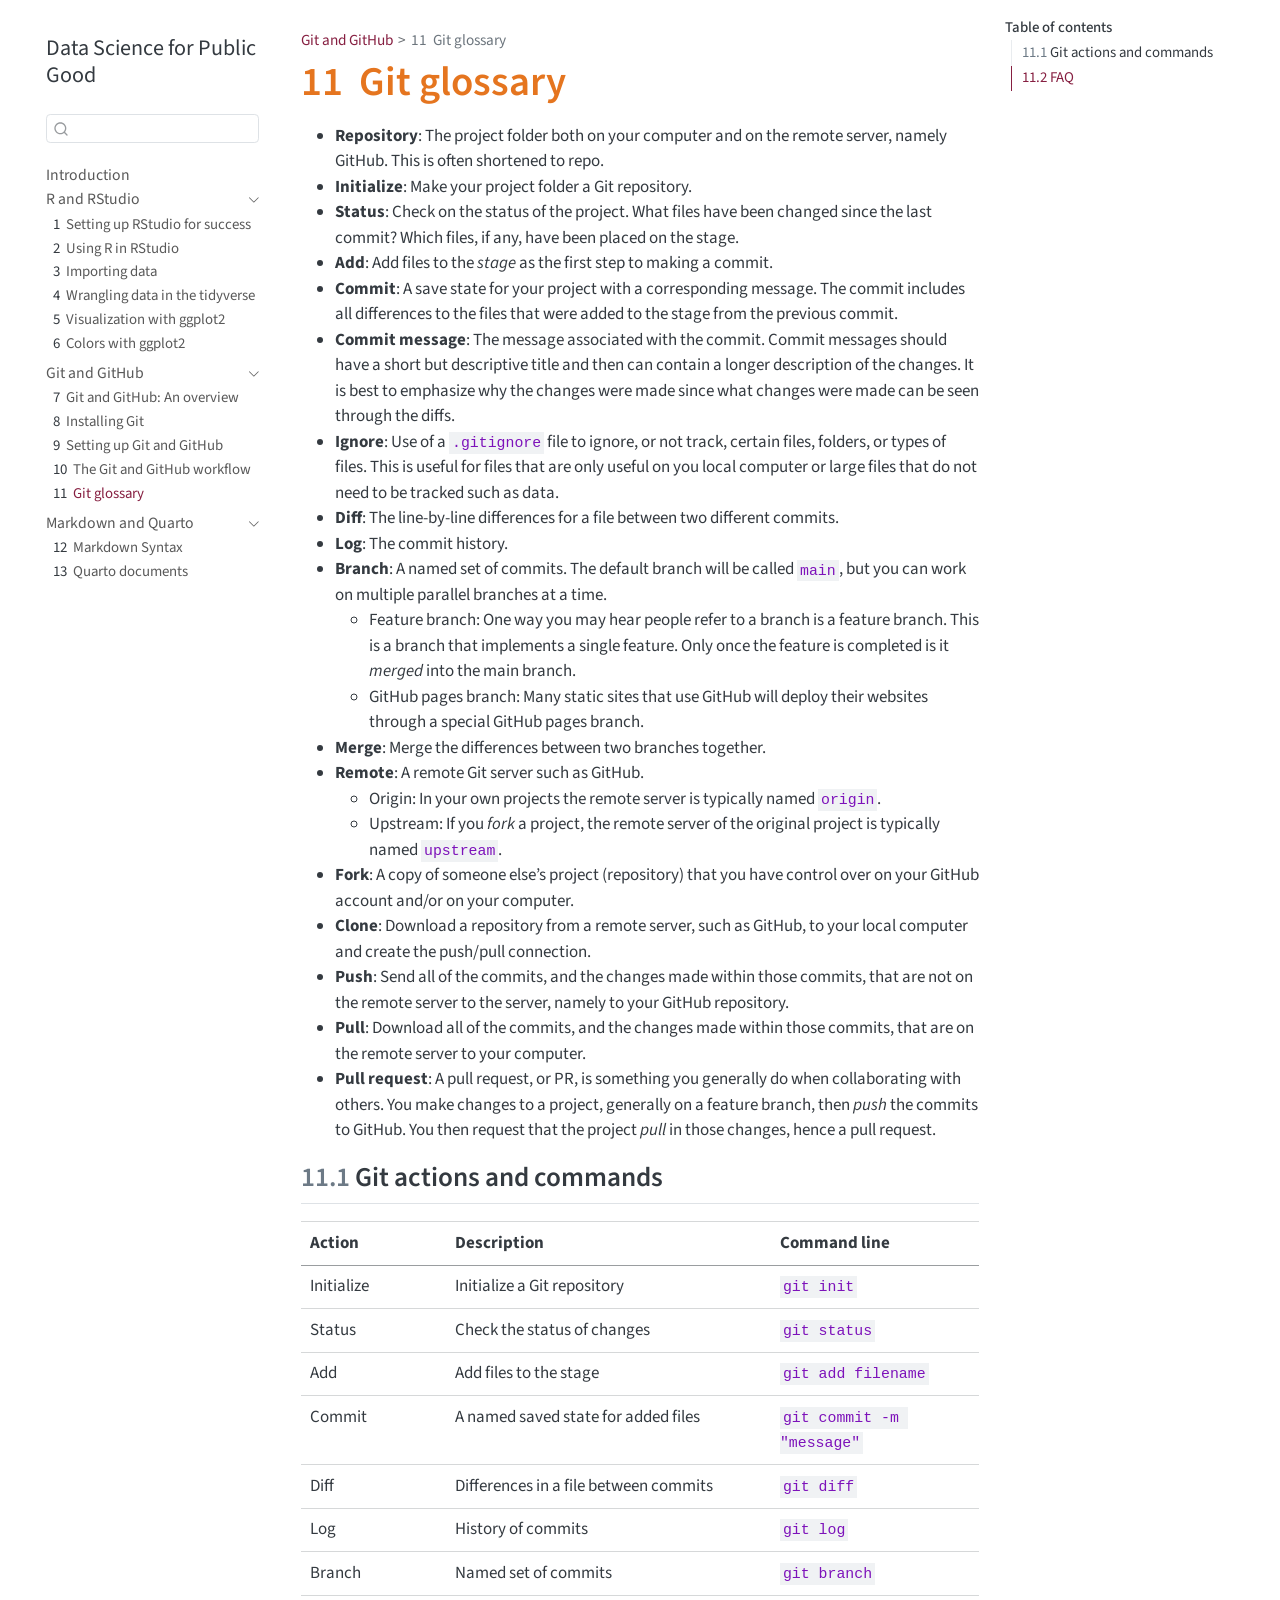
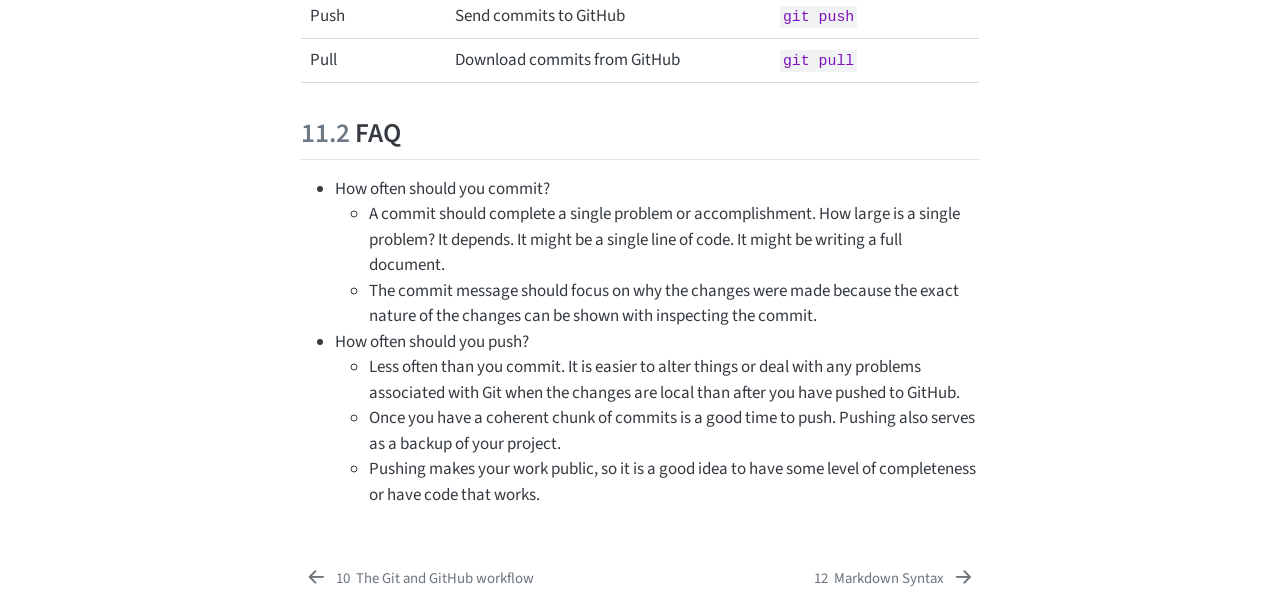
<file: git-glossary.html>
<!DOCTYPE html>
<html xmlns="http://www.w3.org/1999/xhtml" lang="en" xml:lang="en"><head>

<meta charset="utf-8">
<meta name="generator" content="quarto-1.9.36">

<meta name="viewport" content="width=device-width, initial-scale=1.0, user-scalable=yes">


<title>11&nbsp; Git glossary – Data Science for Public Good</title>
<style>
/* Default styles provided by pandoc.
** See https://pandoc.org/MANUAL.html#variables-for-html for config info.
*/
code{white-space: pre-wrap;}
span.smallcaps{font-variant: small-caps;}
div.columns{display: flex; gap: min(4vw, 1.5em);}
div.column{flex: auto; overflow-x: auto;}
div.hanging-indent{margin-left: 1.5em; text-indent: -1.5em;}
ul.task-list{list-style: none;}
ul.task-list li input[type="checkbox"] {
  width: 0.8em;
  margin: 0 0.8em 0.2em -1em; /* quarto-specific, see https://github.com/quarto-dev/quarto-cli/issues/4556 */ 
  vertical-align: middle;
}
</style>


<script src="site_libs/quarto-nav/quarto-nav.js"></script>
<script src="site_libs/quarto-nav/headroom.min.js"></script>
<script src="site_libs/clipboard/clipboard.min.js"></script>
<script src="site_libs/quarto-search/autocomplete.umd.js"></script>
<script src="site_libs/quarto-search/fuse.min.js"></script>
<script src="site_libs/quarto-search/quarto-search.js"></script>
<meta name="quarto:offset" content="./">
<link href="./markdown-syntax.html" rel="next">
<link href="./git-workflow.html" rel="prev">
<script src="site_libs/quarto-html/quarto.js" type="module"></script>
<script src="site_libs/quarto-html/tabsets/tabsets.js" type="module"></script>
<script src="site_libs/quarto-html/popper.min.js"></script>
<script src="site_libs/quarto-html/tippy.umd.min.js"></script>
<script src="site_libs/quarto-html/anchor.min.js"></script>
<link href="site_libs/quarto-html/tippy.css" rel="stylesheet">
<link href="site_libs/quarto-html/quarto-syntax-highlighting-845c23b38eaddc0f92fda52bfe77a8c8.css" rel="stylesheet" id="quarto-text-highlighting-styles">
<script src="site_libs/bootstrap/bootstrap.min.js"></script>
<link href="site_libs/bootstrap/bootstrap-icons.css" rel="stylesheet">
<link href="site_libs/bootstrap/bootstrap-7bffad5ec597a6be8e2440dc65fe4f2c.min.css" rel="stylesheet" append-hash="true" id="quarto-bootstrap" data-mode="light">
<script id="quarto-search-options" type="application/json">{
  "location": "sidebar",
  "copy-button": false,
  "collapse-after": 3,
  "panel-placement": "start",
  "type": "textbox",
  "limit": 50,
  "keyboard-shortcut": [
    "f",
    "/",
    "s"
  ],
  "show-item-context": false,
  "language": {
    "search-no-results-text": "No results",
    "search-matching-documents-text": "matching documents",
    "search-copy-link-title": "Copy link to search",
    "search-hide-matches-text": "Hide additional matches",
    "search-more-match-text": "more match in this document",
    "search-more-matches-text": "more matches in this document",
    "search-clear-button-title": "Clear",
    "search-text-placeholder": "",
    "search-detached-cancel-button-title": "Cancel",
    "search-submit-button-title": "Submit",
    "search-label": "Search"
  }
}</script>


</head>

<body class="nav-sidebar floating quarto-light">

<div id="quarto-search-results"></div>
  <header id="quarto-header" class="headroom fixed-top">
  <nav class="quarto-secondary-nav">
    <div class="container-fluid d-flex">
      <button type="button" class="quarto-btn-toggle btn" data-bs-toggle="collapse" role="button" data-bs-target=".quarto-sidebar-collapse-item" aria-controls="quarto-sidebar" aria-expanded="false" aria-label="Toggle sidebar navigation" onclick="if (window.quartoToggleHeadroom) { window.quartoToggleHeadroom(); }">
        <i class="bi bi-layout-text-sidebar-reverse"></i>
      </button>
        <nav class="quarto-page-breadcrumbs" aria-label="breadcrumb"><ol class="breadcrumb"><li class="breadcrumb-item"><a href="./git-overview.html">Git and GitHub</a></li><li class="breadcrumb-item"><a href="./git-glossary.html"><span class="chapter-number">11</span>&nbsp; <span class="chapter-title">Git glossary</span></a></li></ol></nav>
        <a class="flex-grow-1" role="navigation" data-bs-toggle="collapse" data-bs-target=".quarto-sidebar-collapse-item" aria-controls="quarto-sidebar" aria-expanded="false" aria-label="Toggle sidebar navigation" onclick="if (window.quartoToggleHeadroom) { window.quartoToggleHeadroom(); }">      
        </a>
      <button type="button" class="btn quarto-search-button" aria-label="Search" onclick="window.quartoOpenSearch();">
        <i class="bi bi-search"></i>
      </button>
    </div>
  </nav>
</header>
<!-- content -->
<div id="quarto-content" class="quarto-container page-columns page-rows-contents page-layout-article">
<!-- sidebar -->
  <nav id="quarto-sidebar" class="sidebar collapse collapse-horizontal quarto-sidebar-collapse-item sidebar-navigation floating overflow-auto">
    <div class="pt-lg-2 mt-2 text-left sidebar-header">
    <div class="sidebar-title mb-0 py-0">
      <a href="./">Data Science for Public Good</a> 
    </div>
      </div>
        <div class="mt-2 flex-shrink-0 align-items-center">
        <div class="sidebar-search">
        <div id="quarto-search" class="" title="Search"></div>
        </div>
        </div>
    <div class="sidebar-menu-container"> 
    <ul class="list-unstyled mt-1">
        <li class="sidebar-item">
  <div class="sidebar-item-container"> 
  <a href="./index.html" class="sidebar-item-text sidebar-link">
 <span class="menu-text">Introduction</span></a>
  </div>
</li>
        <li class="sidebar-item sidebar-item-section">
      <div class="sidebar-item-container"> 
            <a class="sidebar-item-text sidebar-link text-start" data-bs-toggle="collapse" data-bs-target="#quarto-sidebar-section-1" role="navigation" aria-expanded="true">
 <span class="menu-text">R and RStudio</span></a>
          <a class="sidebar-item-toggle text-start" data-bs-toggle="collapse" data-bs-target="#quarto-sidebar-section-1" role="navigation" aria-expanded="true" aria-label="Toggle section">
            <i class="bi bi-chevron-right ms-2"></i>
          </a> 
      </div>
      <ul id="quarto-sidebar-section-1" class="collapse list-unstyled sidebar-section depth1 show">  
          <li class="sidebar-item">
  <div class="sidebar-item-container"> 
  <a href="./rstudio-setup.html" class="sidebar-item-text sidebar-link">
 <span class="menu-text"><span class="chapter-number">1</span>&nbsp; <span class="chapter-title">Setting up RStudio for success</span></span></a>
  </div>
</li>
          <li class="sidebar-item">
  <div class="sidebar-item-container"> 
  <a href="./rstudio-guide.html" class="sidebar-item-text sidebar-link">
 <span class="menu-text"><span class="chapter-number">2</span>&nbsp; <span class="chapter-title">Using R in RStudio</span></span></a>
  </div>
</li>
          <li class="sidebar-item">
  <div class="sidebar-item-container"> 
  <a href="./importing.html" class="sidebar-item-text sidebar-link">
 <span class="menu-text"><span class="chapter-number">3</span>&nbsp; <span class="chapter-title">Importing data</span></span></a>
  </div>
</li>
          <li class="sidebar-item">
  <div class="sidebar-item-container"> 
  <a href="./wrangling.html" class="sidebar-item-text sidebar-link">
 <span class="menu-text"><span class="chapter-number">4</span>&nbsp; <span class="chapter-title">Wrangling data in the tidyverse</span></span></a>
  </div>
</li>
          <li class="sidebar-item">
  <div class="sidebar-item-container"> 
  <a href="./ggplot2.html" class="sidebar-item-text sidebar-link">
 <span class="menu-text"><span class="chapter-number">5</span>&nbsp; <span class="chapter-title">Visualization with ggplot2</span></span></a>
  </div>
</li>
          <li class="sidebar-item">
  <div class="sidebar-item-container"> 
  <a href="./ggplot2-color.html" class="sidebar-item-text sidebar-link">
 <span class="menu-text"><span class="chapter-number">6</span>&nbsp; <span class="chapter-title">Colors with ggplot2</span></span></a>
  </div>
</li>
      </ul>
  </li>
        <li class="sidebar-item sidebar-item-section">
      <div class="sidebar-item-container"> 
            <a class="sidebar-item-text sidebar-link text-start" data-bs-toggle="collapse" data-bs-target="#quarto-sidebar-section-2" role="navigation" aria-expanded="true">
 <span class="menu-text">Git and GitHub</span></a>
          <a class="sidebar-item-toggle text-start" data-bs-toggle="collapse" data-bs-target="#quarto-sidebar-section-2" role="navigation" aria-expanded="true" aria-label="Toggle section">
            <i class="bi bi-chevron-right ms-2"></i>
          </a> 
      </div>
      <ul id="quarto-sidebar-section-2" class="collapse list-unstyled sidebar-section depth1 show">  
          <li class="sidebar-item">
  <div class="sidebar-item-container"> 
  <a href="./git-overview.html" class="sidebar-item-text sidebar-link">
 <span class="menu-text"><span class="chapter-number">7</span>&nbsp; <span class="chapter-title">Git and GitHub: An overview</span></span></a>
  </div>
</li>
          <li class="sidebar-item">
  <div class="sidebar-item-container"> 
  <a href="./git-install.html" class="sidebar-item-text sidebar-link">
 <span class="menu-text"><span class="chapter-number">8</span>&nbsp; <span class="chapter-title">Installing Git</span></span></a>
  </div>
</li>
          <li class="sidebar-item">
  <div class="sidebar-item-container"> 
  <a href="./git-setup.html" class="sidebar-item-text sidebar-link">
 <span class="menu-text"><span class="chapter-number">9</span>&nbsp; <span class="chapter-title">Setting up Git and GitHub</span></span></a>
  </div>
</li>
          <li class="sidebar-item">
  <div class="sidebar-item-container"> 
  <a href="./git-workflow.html" class="sidebar-item-text sidebar-link">
 <span class="menu-text"><span class="chapter-number">10</span>&nbsp; <span class="chapter-title">The Git and GitHub workflow</span></span></a>
  </div>
</li>
          <li class="sidebar-item">
  <div class="sidebar-item-container"> 
  <a href="./git-glossary.html" class="sidebar-item-text sidebar-link active">
 <span class="menu-text"><span class="chapter-number">11</span>&nbsp; <span class="chapter-title">Git glossary</span></span></a>
  </div>
</li>
      </ul>
  </li>
        <li class="sidebar-item sidebar-item-section">
      <div class="sidebar-item-container"> 
            <a class="sidebar-item-text sidebar-link text-start" data-bs-toggle="collapse" data-bs-target="#quarto-sidebar-section-3" role="navigation" aria-expanded="true">
 <span class="menu-text">Markdown and Quarto</span></a>
          <a class="sidebar-item-toggle text-start" data-bs-toggle="collapse" data-bs-target="#quarto-sidebar-section-3" role="navigation" aria-expanded="true" aria-label="Toggle section">
            <i class="bi bi-chevron-right ms-2"></i>
          </a> 
      </div>
      <ul id="quarto-sidebar-section-3" class="collapse list-unstyled sidebar-section depth1 show">  
          <li class="sidebar-item">
  <div class="sidebar-item-container"> 
  <a href="./markdown-syntax.html" class="sidebar-item-text sidebar-link">
 <span class="menu-text"><span class="chapter-number">12</span>&nbsp; <span class="chapter-title">Markdown Syntax</span></span></a>
  </div>
</li>
          <li class="sidebar-item">
  <div class="sidebar-item-container"> 
  <a href="./quarto-docs.html" class="sidebar-item-text sidebar-link">
 <span class="menu-text"><span class="chapter-number">13</span>&nbsp; <span class="chapter-title">Quarto documents</span></span></a>
  </div>
</li>
      </ul>
  </li>
    </ul>
    </div>
</nav>
<div id="quarto-sidebar-glass" class="quarto-sidebar-collapse-item" data-bs-toggle="collapse" data-bs-target=".quarto-sidebar-collapse-item"></div>
<!-- margin-sidebar -->
    <div id="quarto-margin-sidebar" class="sidebar margin-sidebar">
        <nav id="TOC" role="doc-toc" class="toc-active">
    <h2 id="toc-title">Table of contents</h2>
   
  <ul>
  <li><a href="#git-actions-and-commands" id="toc-git-actions-and-commands" class="nav-link active" data-scroll-target="#git-actions-and-commands"><span class="header-section-number">11.1</span> Git actions and commands</a></li>
  <li><a href="#faq" id="toc-faq" class="nav-link" data-scroll-target="#faq"><span class="header-section-number">11.2</span> FAQ</a></li>
  </ul>
</nav>
    </div>
<!-- main -->
<main class="content" id="quarto-document-content">

<header id="title-block-header" class="quarto-title-block default"><nav class="quarto-page-breadcrumbs quarto-title-breadcrumbs d-none d-lg-block" aria-label="breadcrumb"><ol class="breadcrumb"><li class="breadcrumb-item"><a href="./git-overview.html">Git and GitHub</a></li><li class="breadcrumb-item"><a href="./git-glossary.html"><span class="chapter-number">11</span>&nbsp; <span class="chapter-title">Git glossary</span></a></li></ol></nav>
<div class="quarto-title">
<h1 class="title"><span class="chapter-number">11</span>&nbsp; <span class="chapter-title">Git glossary</span></h1>
</div>



<div class="quarto-title-meta">

    
  
    
  </div>
  


</header>


<ul>
<li><strong>Repository</strong>: The project folder both on your computer and on the remote server, namely GitHub. This is often shortened to repo.</li>
<li><strong>Initialize</strong>: Make your project folder a Git repository.</li>
<li><strong>Status</strong>: Check on the status of the project. What files have been changed since the last commit? Which files, if any, have been placed on the stage.</li>
<li><strong>Add</strong>: Add files to the <em>stage</em> as the first step to making a commit.</li>
<li><strong>Commit</strong>: A save state for your project with a corresponding message. The commit includes all differences to the files that were added to the stage from the previous commit.</li>
<li><strong>Commit message</strong>: The message associated with the commit. Commit messages should have a short but descriptive title and then can contain a longer description of the changes. It is best to emphasize why the changes were made since what changes were made can be seen through the diffs.</li>
<li><strong>Ignore</strong>: Use of a <code>.gitignore</code> file to ignore, or not track, certain files, folders, or types of files. This is useful for files that are only useful on you local computer or large files that do not need to be tracked such as data.</li>
<li><strong>Diff</strong>: The line-by-line differences for a file between two different commits.</li>
<li><strong>Log</strong>: The commit history.</li>
<li><strong>Branch</strong>: A named set of commits. The default branch will be called <code>main</code>, but you can work on multiple parallel branches at a time.
<ul>
<li>Feature branch: One way you may hear people refer to a branch is a feature branch. This is a branch that implements a single feature. Only once the feature is completed is it <em>merged</em> into the main branch.</li>
<li>GitHub pages branch: Many static sites that use GitHub will deploy their websites through a special GitHub pages branch.</li>
</ul></li>
<li><strong>Merge</strong>: Merge the differences between two branches together.</li>
<li><strong>Remote</strong>: A remote Git server such as GitHub.
<ul>
<li>Origin: In your own projects the remote server is typically named <code>origin</code>.</li>
<li>Upstream: If you <em>fork</em> a project, the remote server of the original project is typically named <code>upstream</code>.</li>
</ul></li>
<li><strong>Fork</strong>: A copy of someone else’s project (repository) that you have control over on your GitHub account and/or on your computer.</li>
<li><strong>Clone</strong>: Download a repository from a remote server, such as GitHub, to your local computer and create the push/pull connection.</li>
<li><strong>Push</strong>: Send all of the commits, and the changes made within those commits, that are not on the remote server to the server, namely to your GitHub repository.</li>
<li><strong>Pull</strong>: Download all of the commits, and the changes made within those commits, that are on the remote server to your computer.</li>
<li><strong>Pull request</strong>: A pull request, or PR, is something you generally do when collaborating with others. You make changes to a project, generally on a feature branch, then <em>push</em> the commits to GitHub. You then request that the project <em>pull</em> in those changes, hence a pull request.</li>
</ul>
<section id="git-actions-and-commands" class="level2" data-number="11.1">
<h2 data-number="11.1" class="anchored" data-anchor-id="git-actions-and-commands"><span class="header-section-number">11.1</span> Git actions and commands</h2>
<table class="caption-top table">
<colgroup>
<col style="width: 21%">
<col style="width: 47%">
<col style="width: 30%">
</colgroup>
<thead>
<tr class="header">
<th>Action</th>
<th>Description</th>
<th>Command line</th>
</tr>
</thead>
<tbody>
<tr class="odd">
<td>Initialize</td>
<td>Initialize a Git repository</td>
<td><code>git init</code></td>
</tr>
<tr class="even">
<td>Status</td>
<td>Check the status of changes</td>
<td><code>git status</code></td>
</tr>
<tr class="odd">
<td>Add</td>
<td>Add files to the stage</td>
<td><code>git add filename</code></td>
</tr>
<tr class="even">
<td>Commit</td>
<td>A named saved state for added files</td>
<td><code>git commit -m "message"</code></td>
</tr>
<tr class="odd">
<td>Diff</td>
<td>Differences in a file between commits</td>
<td><code>git diff</code></td>
</tr>
<tr class="even">
<td>Log</td>
<td>History of commits</td>
<td><code>git log</code></td>
</tr>
<tr class="odd">
<td>Branch</td>
<td>Named set of commits</td>
<td><code>git branch</code></td>
</tr>
<tr class="even">
<td>Push</td>
<td>Send commits to GitHub</td>
<td><code>git push</code></td>
</tr>
<tr class="odd">
<td>Pull</td>
<td>Download commits from GitHub</td>
<td><code>git pull</code></td>
</tr>
</tbody>
</table>
</section>
<section id="faq" class="level2" data-number="11.2">
<h2 data-number="11.2" class="anchored" data-anchor-id="faq"><span class="header-section-number">11.2</span> FAQ</h2>
<ul>
<li>How often should you commit?
<ul>
<li>A commit should complete a single problem or accomplishment. How large is a single problem? It depends. It might be a single line of code. It might be writing a full document.</li>
<li>The commit message should focus on why the changes were made because the exact nature of the changes can be shown with inspecting the commit.</li>
</ul></li>
<li>How often should you push?
<ul>
<li>Less often than you commit. It is easier to alter things or deal with any problems associated with Git when the changes are local than after you have pushed to GitHub.</li>
<li>Once you have a coherent chunk of commits is a good time to push. Pushing also serves as a backup of your project.</li>
<li>Pushing makes your work public, so it is a good idea to have some level of completeness or have code that works.</li>
</ul></li>
</ul>


</section>

</main> <!-- /main -->
<script id="quarto-html-after-body" type="application/javascript">
  window.document.addEventListener("DOMContentLoaded", function (event) {
    const icon = "";
    const anchorJS = new window.AnchorJS();
    anchorJS.options = {
      placement: 'right',
      icon: icon
    };
    anchorJS.add('.anchored');
    const isCodeAnnotation = (el) => {
      for (const clz of el.classList) {
        if (clz.startsWith('code-annotation-')) {                     
          return true;
        }
      }
      return false;
    }
    const onCopySuccess = function(e) {
      // button target
      const button = e.trigger;
      // don't keep focus
      button.blur();
      // flash "checked"
      button.classList.add('code-copy-button-checked');
      var currentTitle = button.getAttribute("title");
      button.setAttribute("title", "Copied!");
      let tooltip;
      if (window.bootstrap) {
        button.setAttribute("data-bs-toggle", "tooltip");
        button.setAttribute("data-bs-placement", "left");
        button.setAttribute("data-bs-title", "Copied!");
        tooltip = new bootstrap.Tooltip(button, 
          { trigger: "manual", 
            customClass: "code-copy-button-tooltip",
            offset: [0, -8]});
        tooltip.show();    
      }
      setTimeout(function() {
        if (tooltip) {
          tooltip.hide();
          button.removeAttribute("data-bs-title");
          button.removeAttribute("data-bs-toggle");
          button.removeAttribute("data-bs-placement");
        }
        button.setAttribute("title", currentTitle);
        button.classList.remove('code-copy-button-checked');
      }, 1000);
      // clear code selection
      e.clearSelection();
    }
    const getTextToCopy = function(trigger) {
      const outerScaffold = trigger.parentElement.cloneNode(true);
      const codeEl = outerScaffold.querySelector('code');
      for (const childEl of codeEl.children) {
        if (isCodeAnnotation(childEl)) {
          childEl.remove();
        }
      }
      return codeEl.innerText;
    }
    const clipboard = new window.ClipboardJS('.code-copy-button:not([data-in-quarto-modal])', {
      text: getTextToCopy
    });
    clipboard.on('success', onCopySuccess);
    if (window.document.getElementById('quarto-embedded-source-code-modal')) {
      const clipboardModal = new window.ClipboardJS('.code-copy-button[data-in-quarto-modal]', {
        text: getTextToCopy,
        container: window.document.getElementById('quarto-embedded-source-code-modal')
      });
      clipboardModal.on('success', onCopySuccess);
    }
      var localhostRegex = new RegExp(/^(?:http|https):\/\/localhost\:?[0-9]*\//);
      var mailtoRegex = new RegExp(/^mailto:/);
        var filterRegex = new RegExp('/' + window.location.host + '/');
      var isInternal = (href) => {
          return filterRegex.test(href) || localhostRegex.test(href) || mailtoRegex.test(href);
      }
      // Inspect non-navigation links and adorn them if external
     var links = window.document.querySelectorAll('a[href]:not(.nav-link):not(.navbar-brand):not(.toc-action):not(.sidebar-link):not(.sidebar-item-toggle):not(.pagination-link):not(.no-external):not([aria-hidden]):not(.dropdown-item):not(.quarto-navigation-tool):not(.about-link)');
      for (var i=0; i<links.length; i++) {
        const link = links[i];
        if (!isInternal(link.href)) {
          // undo the damage that might have been done by quarto-nav.js in the case of
          // links that we want to consider external
          if (link.dataset.originalHref !== undefined) {
            link.href = link.dataset.originalHref;
          }
        }
      }
    function tippyHover(el, contentFn, onTriggerFn, onUntriggerFn) {
      const config = {
        allowHTML: true,
        maxWidth: 500,
        delay: 100,
        arrow: false,
        appendTo: function(el) {
            return el.parentElement;
        },
        interactive: true,
        interactiveBorder: 10,
        theme: 'quarto',
        placement: 'bottom-start',
      };
      if (contentFn) {
        config.content = contentFn;
      }
      if (onTriggerFn) {
        config.onTrigger = onTriggerFn;
      }
      if (onUntriggerFn) {
        config.onUntrigger = onUntriggerFn;
      }
      window.tippy(el, config); 
    }
    const noterefs = window.document.querySelectorAll('a[role="doc-noteref"]');
    for (var i=0; i<noterefs.length; i++) {
      const ref = noterefs[i];
      tippyHover(ref, function() {
        // use id or data attribute instead here
        let href = ref.getAttribute('data-footnote-href') || ref.getAttribute('href');
        try { href = new URL(href).hash; } catch {}
        const id = href.replace(/^#\/?/, "");
        const note = window.document.getElementById(id);
        if (note) {
          return note.innerHTML;
        } else {
          return "";
        }
      });
    }
    const xrefs = window.document.querySelectorAll('a.quarto-xref');
    const processXRef = (id, note) => {
      // Strip column container classes
      const stripColumnClz = (el) => {
        el.classList.remove("page-full", "page-columns");
        if (el.children) {
          for (const child of el.children) {
            stripColumnClz(child);
          }
        }
      }
      stripColumnClz(note)
      if (id === null || id.startsWith('sec-')) {
        // Special case sections, only their first couple elements
        const container = document.createElement("div");
        if (note.children && note.children.length > 2) {
          container.appendChild(note.children[0].cloneNode(true));
          for (let i = 1; i < note.children.length; i++) {
            const child = note.children[i];
            if (child.tagName === "P" && child.innerText === "") {
              continue;
            } else {
              container.appendChild(child.cloneNode(true));
              break;
            }
          }
          if (window.Quarto?.typesetMath) {
            window.Quarto.typesetMath(container);
          }
          return container.innerHTML
        } else {
          if (window.Quarto?.typesetMath) {
            window.Quarto.typesetMath(note);
          }
          return note.innerHTML;
        }
      } else {
        // Remove any anchor links if they are present
        const anchorLink = note.querySelector('a.anchorjs-link');
        if (anchorLink) {
          anchorLink.remove();
        }
        if (window.Quarto?.typesetMath) {
          window.Quarto.typesetMath(note);
        }
        if (note.classList.contains("callout")) {
          return note.outerHTML;
        } else {
          return note.innerHTML;
        }
      }
    }
    for (var i=0; i<xrefs.length; i++) {
      const xref = xrefs[i];
      tippyHover(xref, undefined, function(instance) {
        instance.disable();
        let url = xref.getAttribute('href');
        let hash = undefined; 
        if (url.startsWith('#')) {
          hash = url;
        } else {
          try { hash = new URL(url).hash; } catch {}
        }
        if (hash) {
          const id = hash.replace(/^#\/?/, "");
          const note = window.document.getElementById(id);
          if (note !== null) {
            try {
              const html = processXRef(id, note.cloneNode(true));
              instance.setContent(html);
            } finally {
              instance.enable();
              instance.show();
            }
          } else {
            // See if we can fetch this
            fetch(url.split('#')[0])
            .then(res => res.text())
            .then(html => {
              const parser = new DOMParser();
              const htmlDoc = parser.parseFromString(html, "text/html");
              const note = htmlDoc.getElementById(id);
              if (note !== null) {
                const html = processXRef(id, note);
                instance.setContent(html);
              } 
            }).finally(() => {
              instance.enable();
              instance.show();
            });
          }
        } else {
          // See if we can fetch a full url (with no hash to target)
          // This is a special case and we should probably do some content thinning / targeting
          fetch(url)
          .then(res => res.text())
          .then(html => {
            const parser = new DOMParser();
            const htmlDoc = parser.parseFromString(html, "text/html");
            const note = htmlDoc.querySelector('main.content');
            if (note !== null) {
              // This should only happen for chapter cross references
              // (since there is no id in the URL)
              // remove the first header
              if (note.children.length > 0 && note.children[0].tagName === "HEADER") {
                note.children[0].remove();
              }
              const html = processXRef(null, note);
              instance.setContent(html);
            } 
          }).finally(() => {
            instance.enable();
            instance.show();
          });
        }
      }, function(instance) {
      });
    }
        let selectedAnnoteEl;
        const selectorForAnnotation = ( cell, annotation) => {
          let cellAttr = 'data-code-cell="' + cell + '"';
          let lineAttr = 'data-code-annotation="' +  annotation + '"';
          const selector = 'span[' + cellAttr + '][' + lineAttr + ']';
          return selector;
        }
        const selectCodeLines = (annoteEl) => {
          const doc = window.document;
          const targetCell = annoteEl.getAttribute("data-target-cell");
          const targetAnnotation = annoteEl.getAttribute("data-target-annotation");
          const annoteSpan = window.document.querySelector(selectorForAnnotation(targetCell, targetAnnotation));
          const lines = annoteSpan.getAttribute("data-code-lines").split(",");
          const lineIds = lines.map((line) => {
            return targetCell + "-" + line;
          })
          let top = null;
          let height = null;
          let parent = null;
          if (lineIds.length > 0) {
              //compute the position of the single el (top and bottom and make a div)
              const el = window.document.getElementById(lineIds[0]);
              top = el.offsetTop;
              height = el.offsetHeight;
              parent = el.parentElement.parentElement;
            if (lineIds.length > 1) {
              const lastEl = window.document.getElementById(lineIds[lineIds.length - 1]);
              const bottom = lastEl.offsetTop + lastEl.offsetHeight;
              height = bottom - top;
            }
            if (top !== null && height !== null && parent !== null) {
              // cook up a div (if necessary) and position it 
              let div = window.document.getElementById("code-annotation-line-highlight");
              if (div === null) {
                div = window.document.createElement("div");
                div.setAttribute("id", "code-annotation-line-highlight");
                div.style.position = 'absolute';
                parent.appendChild(div);
              }
              div.style.top = top - 2 + "px";
              div.style.height = height + 4 + "px";
              div.style.left = 0;
              let gutterDiv = window.document.getElementById("code-annotation-line-highlight-gutter");
              if (gutterDiv === null) {
                gutterDiv = window.document.createElement("div");
                gutterDiv.setAttribute("id", "code-annotation-line-highlight-gutter");
                gutterDiv.style.position = 'absolute';
                const codeCell = window.document.getElementById(targetCell);
                const gutter = codeCell.querySelector('.code-annotation-gutter');
                gutter.appendChild(gutterDiv);
              }
              gutterDiv.style.top = top - 2 + "px";
              gutterDiv.style.height = height + 4 + "px";
            }
            selectedAnnoteEl = annoteEl;
          }
        };
        const unselectCodeLines = () => {
          const elementsIds = ["code-annotation-line-highlight", "code-annotation-line-highlight-gutter"];
          elementsIds.forEach((elId) => {
            const div = window.document.getElementById(elId);
            if (div) {
              div.remove();
            }
          });
          selectedAnnoteEl = undefined;
        };
          // Handle positioning of the toggle
      window.addEventListener(
        "resize",
        throttle(() => {
          elRect = undefined;
          if (selectedAnnoteEl) {
            selectCodeLines(selectedAnnoteEl);
          }
        }, 10)
      );
      function throttle(fn, ms) {
      let throttle = false;
      let timer;
        return (...args) => {
          if(!throttle) { // first call gets through
              fn.apply(this, args);
              throttle = true;
          } else { // all the others get throttled
              if(timer) clearTimeout(timer); // cancel #2
              timer = setTimeout(() => {
                fn.apply(this, args);
                timer = throttle = false;
              }, ms);
          }
        };
      }
        // Attach click handler to the DT
        const annoteDls = window.document.querySelectorAll('dt[data-target-cell]');
        for (const annoteDlNode of annoteDls) {
          annoteDlNode.addEventListener('click', (event) => {
            const clickedEl = event.target;
            if (clickedEl !== selectedAnnoteEl) {
              unselectCodeLines();
              const activeEl = window.document.querySelector('dt[data-target-cell].code-annotation-active');
              if (activeEl) {
                activeEl.classList.remove('code-annotation-active');
              }
              selectCodeLines(clickedEl);
              clickedEl.classList.add('code-annotation-active');
            } else {
              // Unselect the line
              unselectCodeLines();
              clickedEl.classList.remove('code-annotation-active');
            }
          });
        }
    const findCites = (el) => {
      const parentEl = el.parentElement;
      if (parentEl) {
        const cites = parentEl.dataset.cites;
        if (cites) {
          return {
            el,
            cites: cites.split(' ')
          };
        } else {
          return findCites(el.parentElement)
        }
      } else {
        return undefined;
      }
    };
    var bibliorefs = window.document.querySelectorAll('a[role="doc-biblioref"]');
    for (var i=0; i<bibliorefs.length; i++) {
      const ref = bibliorefs[i];
      const citeInfo = findCites(ref);
      if (citeInfo) {
        tippyHover(citeInfo.el, function() {
          var popup = window.document.createElement('div');
          citeInfo.cites.forEach(function(cite) {
            var citeDiv = window.document.createElement('div');
            citeDiv.classList.add('hanging-indent');
            citeDiv.classList.add('csl-entry');
            var biblioDiv = window.document.getElementById('ref-' + cite);
            if (biblioDiv) {
              citeDiv.innerHTML = biblioDiv.innerHTML;
            }
            popup.appendChild(citeDiv);
          });
          return popup.innerHTML;
        });
      }
    }
  });
  </script>
<nav class="page-navigation">
  <div class="nav-page nav-page-previous">
      <a href="./git-workflow.html" class="pagination-link" aria-label="The Git and GitHub workflow">
        <i class="bi bi-arrow-left-short"></i> <span class="nav-page-text"><span class="chapter-number">10</span>&nbsp; <span class="chapter-title">The Git and GitHub workflow</span></span>
      </a>          
  </div>
  <div class="nav-page nav-page-next">
      <a href="./markdown-syntax.html" class="pagination-link" aria-label="Markdown Syntax">
        <span class="nav-page-text"><span class="chapter-number">12</span>&nbsp; <span class="chapter-title">Markdown Syntax</span></span> <i class="bi bi-arrow-right-short"></i>
      </a>
  </div>
</nav>
</div> <!-- /content -->




</body></html>
</file>
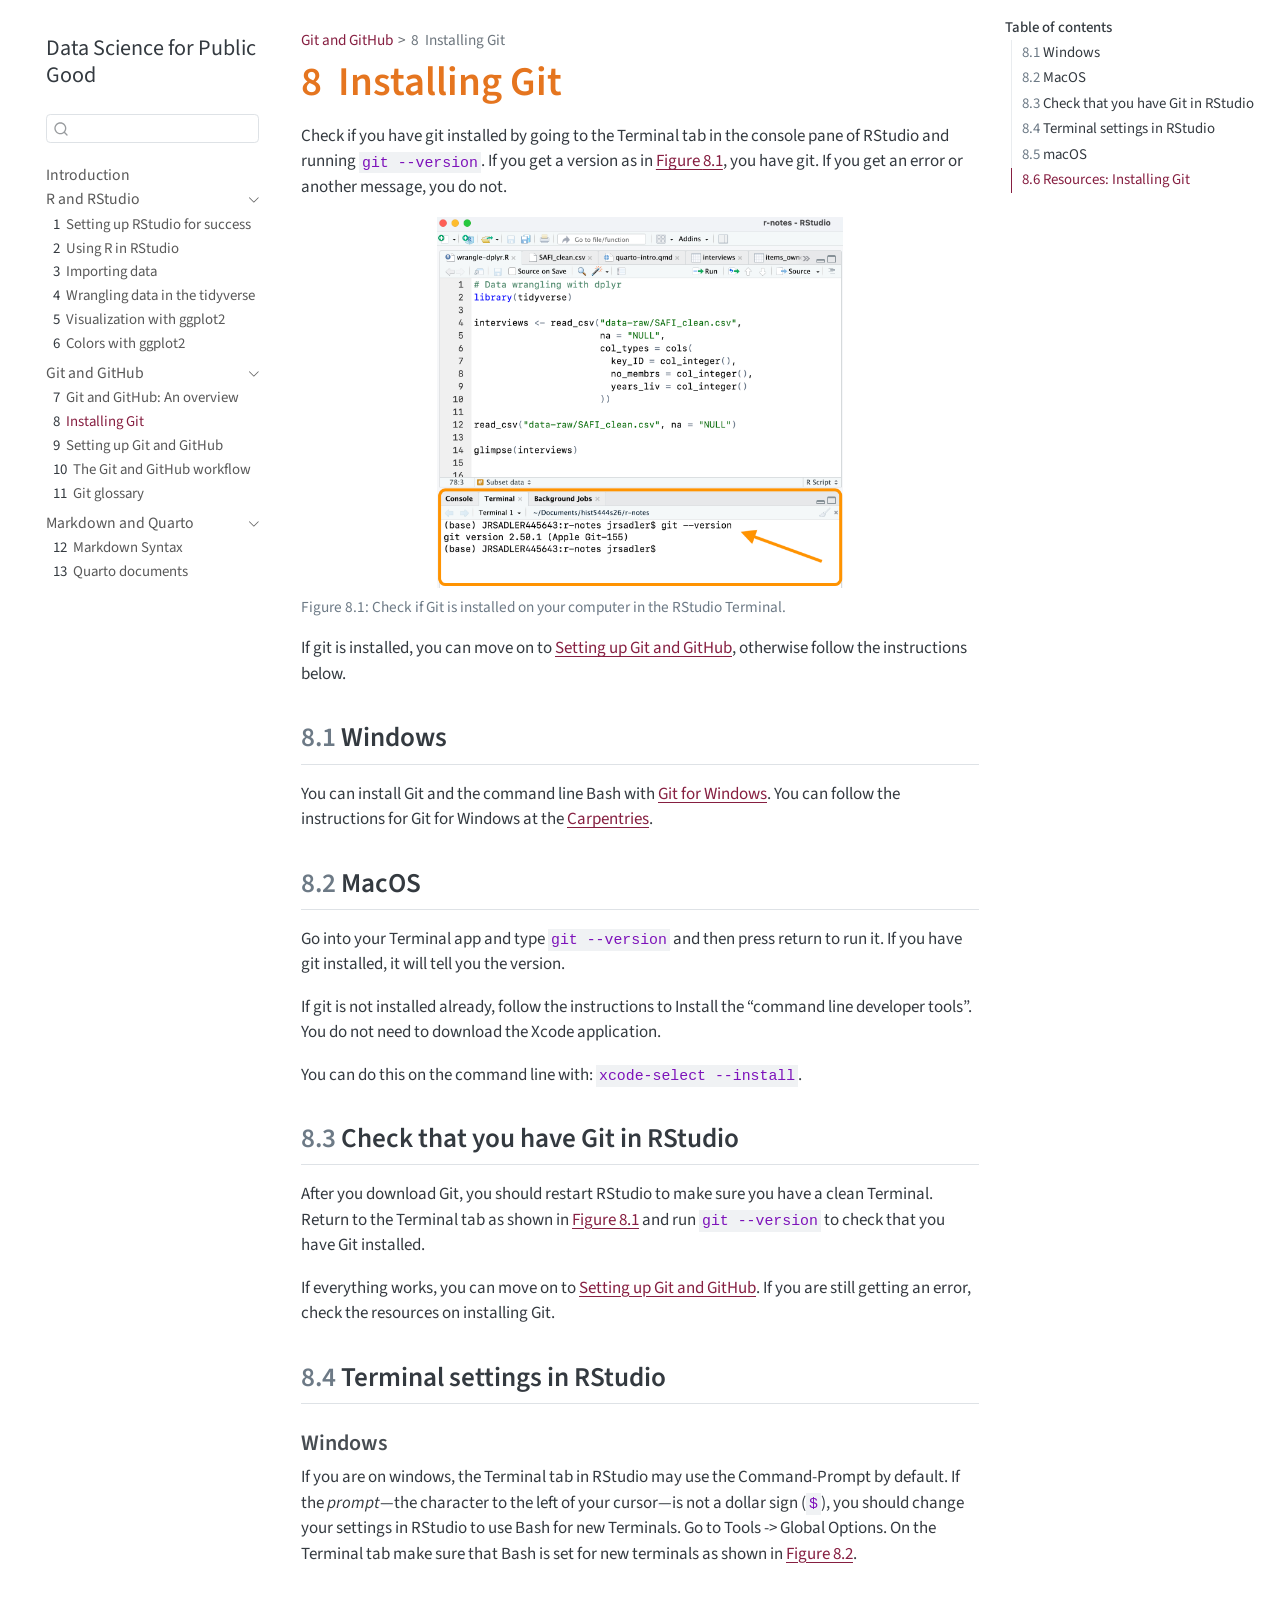
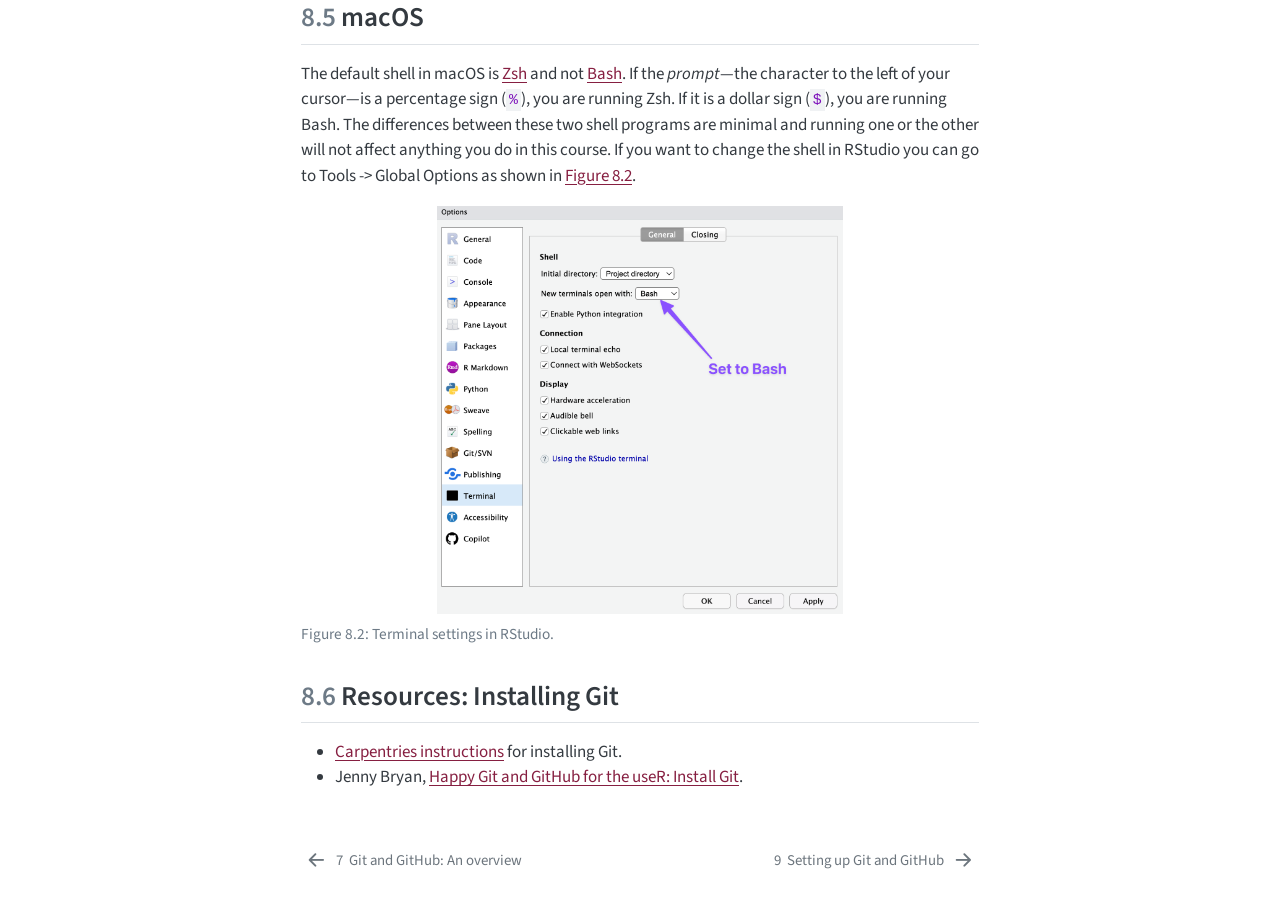
<file: git-install.html>
<!DOCTYPE html>
<html xmlns="http://www.w3.org/1999/xhtml" lang="en" xml:lang="en"><head>

<meta charset="utf-8">
<meta name="generator" content="quarto-1.9.36">

<meta name="viewport" content="width=device-width, initial-scale=1.0, user-scalable=yes">


<title>8&nbsp; Installing Git – Data Science for Public Good</title>
<style>
/* Default styles provided by pandoc.
** See https://pandoc.org/MANUAL.html#variables-for-html for config info.
*/
code{white-space: pre-wrap;}
span.smallcaps{font-variant: small-caps;}
div.columns{display: flex; gap: min(4vw, 1.5em);}
div.column{flex: auto; overflow-x: auto;}
div.hanging-indent{margin-left: 1.5em; text-indent: -1.5em;}
ul.task-list{list-style: none;}
ul.task-list li input[type="checkbox"] {
  width: 0.8em;
  margin: 0 0.8em 0.2em -1em; /* quarto-specific, see https://github.com/quarto-dev/quarto-cli/issues/4556 */ 
  vertical-align: middle;
}
</style>


<script src="site_libs/quarto-nav/quarto-nav.js"></script>
<script src="site_libs/quarto-nav/headroom.min.js"></script>
<script src="site_libs/clipboard/clipboard.min.js"></script>
<script src="site_libs/quarto-search/autocomplete.umd.js"></script>
<script src="site_libs/quarto-search/fuse.min.js"></script>
<script src="site_libs/quarto-search/quarto-search.js"></script>
<meta name="quarto:offset" content="./">
<link href="./git-setup.html" rel="next">
<link href="./git-overview.html" rel="prev">
<script src="site_libs/quarto-html/quarto.js" type="module"></script>
<script src="site_libs/quarto-html/tabsets/tabsets.js" type="module"></script>
<script src="site_libs/quarto-html/popper.min.js"></script>
<script src="site_libs/quarto-html/tippy.umd.min.js"></script>
<script src="site_libs/quarto-html/anchor.min.js"></script>
<link href="site_libs/quarto-html/tippy.css" rel="stylesheet">
<link href="site_libs/quarto-html/quarto-syntax-highlighting-845c23b38eaddc0f92fda52bfe77a8c8.css" rel="stylesheet" id="quarto-text-highlighting-styles">
<script src="site_libs/bootstrap/bootstrap.min.js"></script>
<link href="site_libs/bootstrap/bootstrap-icons.css" rel="stylesheet">
<link href="site_libs/bootstrap/bootstrap-7bffad5ec597a6be8e2440dc65fe4f2c.min.css" rel="stylesheet" append-hash="true" id="quarto-bootstrap" data-mode="light">
<script id="quarto-search-options" type="application/json">{
  "location": "sidebar",
  "copy-button": false,
  "collapse-after": 3,
  "panel-placement": "start",
  "type": "textbox",
  "limit": 50,
  "keyboard-shortcut": [
    "f",
    "/",
    "s"
  ],
  "show-item-context": false,
  "language": {
    "search-no-results-text": "No results",
    "search-matching-documents-text": "matching documents",
    "search-copy-link-title": "Copy link to search",
    "search-hide-matches-text": "Hide additional matches",
    "search-more-match-text": "more match in this document",
    "search-more-matches-text": "more matches in this document",
    "search-clear-button-title": "Clear",
    "search-text-placeholder": "",
    "search-detached-cancel-button-title": "Cancel",
    "search-submit-button-title": "Submit",
    "search-label": "Search"
  }
}</script>


</head>

<body class="nav-sidebar floating quarto-light">

<div id="quarto-search-results"></div>
  <header id="quarto-header" class="headroom fixed-top">
  <nav class="quarto-secondary-nav">
    <div class="container-fluid d-flex">
      <button type="button" class="quarto-btn-toggle btn" data-bs-toggle="collapse" role="button" data-bs-target=".quarto-sidebar-collapse-item" aria-controls="quarto-sidebar" aria-expanded="false" aria-label="Toggle sidebar navigation" onclick="if (window.quartoToggleHeadroom) { window.quartoToggleHeadroom(); }">
        <i class="bi bi-layout-text-sidebar-reverse"></i>
      </button>
        <nav class="quarto-page-breadcrumbs" aria-label="breadcrumb"><ol class="breadcrumb"><li class="breadcrumb-item"><a href="./git-overview.html">Git and GitHub</a></li><li class="breadcrumb-item"><a href="./git-install.html"><span class="chapter-number">8</span>&nbsp; <span class="chapter-title">Installing Git</span></a></li></ol></nav>
        <a class="flex-grow-1" role="navigation" data-bs-toggle="collapse" data-bs-target=".quarto-sidebar-collapse-item" aria-controls="quarto-sidebar" aria-expanded="false" aria-label="Toggle sidebar navigation" onclick="if (window.quartoToggleHeadroom) { window.quartoToggleHeadroom(); }">      
        </a>
      <button type="button" class="btn quarto-search-button" aria-label="Search" onclick="window.quartoOpenSearch();">
        <i class="bi bi-search"></i>
      </button>
    </div>
  </nav>
</header>
<!-- content -->
<div id="quarto-content" class="quarto-container page-columns page-rows-contents page-layout-article">
<!-- sidebar -->
  <nav id="quarto-sidebar" class="sidebar collapse collapse-horizontal quarto-sidebar-collapse-item sidebar-navigation floating overflow-auto">
    <div class="pt-lg-2 mt-2 text-left sidebar-header">
    <div class="sidebar-title mb-0 py-0">
      <a href="./">Data Science for Public Good</a> 
    </div>
      </div>
        <div class="mt-2 flex-shrink-0 align-items-center">
        <div class="sidebar-search">
        <div id="quarto-search" class="" title="Search"></div>
        </div>
        </div>
    <div class="sidebar-menu-container"> 
    <ul class="list-unstyled mt-1">
        <li class="sidebar-item">
  <div class="sidebar-item-container"> 
  <a href="./index.html" class="sidebar-item-text sidebar-link">
 <span class="menu-text">Introduction</span></a>
  </div>
</li>
        <li class="sidebar-item sidebar-item-section">
      <div class="sidebar-item-container"> 
            <a class="sidebar-item-text sidebar-link text-start" data-bs-toggle="collapse" data-bs-target="#quarto-sidebar-section-1" role="navigation" aria-expanded="true">
 <span class="menu-text">R and RStudio</span></a>
          <a class="sidebar-item-toggle text-start" data-bs-toggle="collapse" data-bs-target="#quarto-sidebar-section-1" role="navigation" aria-expanded="true" aria-label="Toggle section">
            <i class="bi bi-chevron-right ms-2"></i>
          </a> 
      </div>
      <ul id="quarto-sidebar-section-1" class="collapse list-unstyled sidebar-section depth1 show">  
          <li class="sidebar-item">
  <div class="sidebar-item-container"> 
  <a href="./rstudio-setup.html" class="sidebar-item-text sidebar-link">
 <span class="menu-text"><span class="chapter-number">1</span>&nbsp; <span class="chapter-title">Setting up RStudio for success</span></span></a>
  </div>
</li>
          <li class="sidebar-item">
  <div class="sidebar-item-container"> 
  <a href="./rstudio-guide.html" class="sidebar-item-text sidebar-link">
 <span class="menu-text"><span class="chapter-number">2</span>&nbsp; <span class="chapter-title">Using R in RStudio</span></span></a>
  </div>
</li>
          <li class="sidebar-item">
  <div class="sidebar-item-container"> 
  <a href="./importing.html" class="sidebar-item-text sidebar-link">
 <span class="menu-text"><span class="chapter-number">3</span>&nbsp; <span class="chapter-title">Importing data</span></span></a>
  </div>
</li>
          <li class="sidebar-item">
  <div class="sidebar-item-container"> 
  <a href="./wrangling.html" class="sidebar-item-text sidebar-link">
 <span class="menu-text"><span class="chapter-number">4</span>&nbsp; <span class="chapter-title">Wrangling data in the tidyverse</span></span></a>
  </div>
</li>
          <li class="sidebar-item">
  <div class="sidebar-item-container"> 
  <a href="./ggplot2.html" class="sidebar-item-text sidebar-link">
 <span class="menu-text"><span class="chapter-number">5</span>&nbsp; <span class="chapter-title">Visualization with ggplot2</span></span></a>
  </div>
</li>
          <li class="sidebar-item">
  <div class="sidebar-item-container"> 
  <a href="./ggplot2-color.html" class="sidebar-item-text sidebar-link">
 <span class="menu-text"><span class="chapter-number">6</span>&nbsp; <span class="chapter-title">Colors with ggplot2</span></span></a>
  </div>
</li>
      </ul>
  </li>
        <li class="sidebar-item sidebar-item-section">
      <div class="sidebar-item-container"> 
            <a class="sidebar-item-text sidebar-link text-start" data-bs-toggle="collapse" data-bs-target="#quarto-sidebar-section-2" role="navigation" aria-expanded="true">
 <span class="menu-text">Git and GitHub</span></a>
          <a class="sidebar-item-toggle text-start" data-bs-toggle="collapse" data-bs-target="#quarto-sidebar-section-2" role="navigation" aria-expanded="true" aria-label="Toggle section">
            <i class="bi bi-chevron-right ms-2"></i>
          </a> 
      </div>
      <ul id="quarto-sidebar-section-2" class="collapse list-unstyled sidebar-section depth1 show">  
          <li class="sidebar-item">
  <div class="sidebar-item-container"> 
  <a href="./git-overview.html" class="sidebar-item-text sidebar-link">
 <span class="menu-text"><span class="chapter-number">7</span>&nbsp; <span class="chapter-title">Git and GitHub: An overview</span></span></a>
  </div>
</li>
          <li class="sidebar-item">
  <div class="sidebar-item-container"> 
  <a href="./git-install.html" class="sidebar-item-text sidebar-link active">
 <span class="menu-text"><span class="chapter-number">8</span>&nbsp; <span class="chapter-title">Installing Git</span></span></a>
  </div>
</li>
          <li class="sidebar-item">
  <div class="sidebar-item-container"> 
  <a href="./git-setup.html" class="sidebar-item-text sidebar-link">
 <span class="menu-text"><span class="chapter-number">9</span>&nbsp; <span class="chapter-title">Setting up Git and GitHub</span></span></a>
  </div>
</li>
          <li class="sidebar-item">
  <div class="sidebar-item-container"> 
  <a href="./git-workflow.html" class="sidebar-item-text sidebar-link">
 <span class="menu-text"><span class="chapter-number">10</span>&nbsp; <span class="chapter-title">The Git and GitHub workflow</span></span></a>
  </div>
</li>
          <li class="sidebar-item">
  <div class="sidebar-item-container"> 
  <a href="./git-glossary.html" class="sidebar-item-text sidebar-link">
 <span class="menu-text"><span class="chapter-number">11</span>&nbsp; <span class="chapter-title">Git glossary</span></span></a>
  </div>
</li>
      </ul>
  </li>
        <li class="sidebar-item sidebar-item-section">
      <div class="sidebar-item-container"> 
            <a class="sidebar-item-text sidebar-link text-start" data-bs-toggle="collapse" data-bs-target="#quarto-sidebar-section-3" role="navigation" aria-expanded="true">
 <span class="menu-text">Markdown and Quarto</span></a>
          <a class="sidebar-item-toggle text-start" data-bs-toggle="collapse" data-bs-target="#quarto-sidebar-section-3" role="navigation" aria-expanded="true" aria-label="Toggle section">
            <i class="bi bi-chevron-right ms-2"></i>
          </a> 
      </div>
      <ul id="quarto-sidebar-section-3" class="collapse list-unstyled sidebar-section depth1 show">  
          <li class="sidebar-item">
  <div class="sidebar-item-container"> 
  <a href="./markdown-syntax.html" class="sidebar-item-text sidebar-link">
 <span class="menu-text"><span class="chapter-number">12</span>&nbsp; <span class="chapter-title">Markdown Syntax</span></span></a>
  </div>
</li>
          <li class="sidebar-item">
  <div class="sidebar-item-container"> 
  <a href="./quarto-docs.html" class="sidebar-item-text sidebar-link">
 <span class="menu-text"><span class="chapter-number">13</span>&nbsp; <span class="chapter-title">Quarto documents</span></span></a>
  </div>
</li>
      </ul>
  </li>
    </ul>
    </div>
</nav>
<div id="quarto-sidebar-glass" class="quarto-sidebar-collapse-item" data-bs-toggle="collapse" data-bs-target=".quarto-sidebar-collapse-item"></div>
<!-- margin-sidebar -->
    <div id="quarto-margin-sidebar" class="sidebar margin-sidebar">
        <nav id="TOC" role="doc-toc" class="toc-active">
    <h2 id="toc-title">Table of contents</h2>
   
  <ul>
  <li><a href="#windows" id="toc-windows" class="nav-link active" data-scroll-target="#windows"><span class="header-section-number">8.1</span> Windows</a></li>
  <li><a href="#macos" id="toc-macos" class="nav-link" data-scroll-target="#macos"><span class="header-section-number">8.2</span> MacOS</a></li>
  <li><a href="#check-that-you-have-git-in-rstudio" id="toc-check-that-you-have-git-in-rstudio" class="nav-link" data-scroll-target="#check-that-you-have-git-in-rstudio"><span class="header-section-number">8.3</span> Check that you have Git in RStudio</a></li>
  <li><a href="#terminal-settings-in-rstudio" id="toc-terminal-settings-in-rstudio" class="nav-link" data-scroll-target="#terminal-settings-in-rstudio"><span class="header-section-number">8.4</span> Terminal settings in RStudio</a>
  <ul class="collapse">
  <li><a href="#windows-1" id="toc-windows-1" class="nav-link" data-scroll-target="#windows-1">Windows</a></li>
  </ul></li>
  <li><a href="#macos-1" id="toc-macos-1" class="nav-link" data-scroll-target="#macos-1"><span class="header-section-number">8.5</span> macOS</a></li>
  <li><a href="#resources-installing-git" id="toc-resources-installing-git" class="nav-link" data-scroll-target="#resources-installing-git"><span class="header-section-number">8.6</span> Resources: Installing Git</a></li>
  </ul>
</nav>
    </div>
<!-- main -->
<main class="content" id="quarto-document-content">

<header id="title-block-header" class="quarto-title-block default"><nav class="quarto-page-breadcrumbs quarto-title-breadcrumbs d-none d-lg-block" aria-label="breadcrumb"><ol class="breadcrumb"><li class="breadcrumb-item"><a href="./git-overview.html">Git and GitHub</a></li><li class="breadcrumb-item"><a href="./git-install.html"><span class="chapter-number">8</span>&nbsp; <span class="chapter-title">Installing Git</span></a></li></ol></nav>
<div class="quarto-title">
<h1 class="title"><span class="chapter-number">8</span>&nbsp; <span class="chapter-title">Installing Git</span></h1>
</div>



<div class="quarto-title-meta">

    
  
    
  </div>
  


</header>


<p>Check if you have git installed by going to the Terminal tab in the console pane of RStudio and running <code>git --version</code>. If you get a version as in <a href="#fig-gitcheck" class="quarto-xref">Figure&nbsp;<span>8.1</span></a>, you have git. If you get an error or another message, you do not.</p>
<div id="fig-gitcheck" class="quarto-float quarto-figure quarto-figure-center anchored" alt="A screen shot of the RStudio terminal showing the command git --version and its output if git is installed on your computer.">
<figure class="quarto-float quarto-float-fig figure">
<div aria-describedby="fig-gitcheck-caption-0ceaefa1-69ba-4598-a22c-09a6ac19f8ca">
<img src="files/img/git-check.png" class="img-fluid figure-img" style="width:60.0%" alt="A screen shot of the RStudio terminal showing the command git --version and its output if git is installed on your computer.">
</div>
<figcaption class="quarto-float-caption-bottom quarto-float-caption quarto-float-fig" id="fig-gitcheck-caption-0ceaefa1-69ba-4598-a22c-09a6ac19f8ca">
Figure&nbsp;8.1: Check if Git is installed on your computer in the RStudio Terminal.
</figcaption>
</figure>
</div>
<p>If git is installed, you can move on to <a href="./git-setup.html">Setting up Git and GitHub</a>, otherwise follow the instructions below.</p>
<section id="windows" class="level2" data-number="8.1">
<h2 data-number="8.1" class="anchored" data-anchor-id="windows"><span class="header-section-number">8.1</span> Windows</h2>
<p>You can install Git and the command line Bash with <a href="https://gitforwindows.org">Git for Windows</a>. You can follow the instructions for Git for Windows at the <a href="https://carpentries.github.io/workshop-template/install_instructions/#the-bash-shell">Carpentries</a>.</p>
</section>
<section id="macos" class="level2" data-number="8.2">
<h2 data-number="8.2" class="anchored" data-anchor-id="macos"><span class="header-section-number">8.2</span> MacOS</h2>
<p>Go into your Terminal app and type <code>git --version</code> and then press return to run it. If you have git installed, it will tell you the version.</p>
<p>If git is not installed already, follow the instructions to Install the “command line developer tools”. You do not need to download the Xcode application.</p>
<p>You can do this on the command line with: <code>xcode-select --install</code>.</p>
</section>
<section id="check-that-you-have-git-in-rstudio" class="level2" data-number="8.3">
<h2 data-number="8.3" class="anchored" data-anchor-id="check-that-you-have-git-in-rstudio"><span class="header-section-number">8.3</span> Check that you have Git in RStudio</h2>
<p>After you download Git, you should restart RStudio to make sure you have a clean Terminal. Return to the Terminal tab as shown in <a href="#fig-gitcheck" class="quarto-xref">Figure&nbsp;<span>8.1</span></a> and run <code>git --version</code> to check that you have Git installed.</p>
<p>If everything works, you can move on to <a href="./git-setup.html">Setting up Git and GitHub</a>. If you are still getting an error, check the resources on installing Git.</p>
</section>
<section id="terminal-settings-in-rstudio" class="level2" data-number="8.4">
<h2 data-number="8.4" class="anchored" data-anchor-id="terminal-settings-in-rstudio"><span class="header-section-number">8.4</span> Terminal settings in RStudio</h2>
<section id="windows-1" class="level3">
<h3 class="anchored" data-anchor-id="windows-1">Windows</h3>
<p>If you are on windows, the Terminal tab in RStudio may use the Command-Prompt by default. If the <em>prompt</em>—the character to the left of your cursor—is not a dollar sign (<code>$</code>), you should change your settings in RStudio to use Bash for new Terminals. Go to Tools -&gt; Global Options. On the Terminal tab make sure that Bash is set for new terminals as shown in <a href="#fig-rstudio-bash" class="quarto-xref">Figure&nbsp;<span>8.2</span></a>.</p>
</section>
</section>
<section id="macos-1" class="level2" data-number="8.5">
<h2 data-number="8.5" class="anchored" data-anchor-id="macos-1"><span class="header-section-number">8.5</span> macOS</h2>
<p>The default shell in macOS is <a href="https://en.wikipedia.org/wiki/Z_shell">Zsh</a> and not <a href="https://en.wikipedia.org/wiki/Bash_(Unix_shell)">Bash</a>. If the <em>prompt</em>—the character to the left of your cursor—is a percentage sign (<code>%</code>), you are running Zsh. If it is a dollar sign (<code>$</code>), you are running Bash. The differences between these two shell programs are minimal and running one or the other will not affect anything you do in this course. If you want to change the shell in RStudio you can go to Tools -&gt; Global Options as shown in <a href="#fig-rstudio-bash" class="quarto-xref">Figure&nbsp;<span>8.2</span></a>.</p>
<div id="fig-rstudio-bash" class="quarto-float quarto-figure quarto-figure-center anchored" alt="A screen shot of the RStudio settings with a purple arrow pointing to the New terminals open with setting and purple text that says set to Bash.">
<figure class="quarto-float quarto-float-fig figure">
<div aria-describedby="fig-rstudio-bash-caption-0ceaefa1-69ba-4598-a22c-09a6ac19f8ca">
<img src="files/img/rstudio-bash.png" class="img-fluid figure-img" style="width:60.0%" alt="A screen shot of the RStudio settings with a purple arrow pointing to the New terminals open with setting and purple text that says set to Bash.">
</div>
<figcaption class="quarto-float-caption-bottom quarto-float-caption quarto-float-fig" id="fig-rstudio-bash-caption-0ceaefa1-69ba-4598-a22c-09a6ac19f8ca">
Figure&nbsp;8.2: Terminal settings in RStudio.
</figcaption>
</figure>
</div>
</section>
<section id="resources-installing-git" class="level2" data-number="8.6">
<h2 data-number="8.6" class="anchored" data-anchor-id="resources-installing-git"><span class="header-section-number">8.6</span> Resources: Installing Git</h2>
<ul>
<li><a href="https://carpentries.github.io/workshop-template/install_instructions/#git">Carpentries instructions</a> for installing Git.</li>
<li>Jenny Bryan, <a href="https://happygitwithr.com/install-git">Happy Git and GitHub for the useR: Install Git</a>.</li>
</ul>


</section>

</main> <!-- /main -->
<script id="quarto-html-after-body" type="application/javascript">
  window.document.addEventListener("DOMContentLoaded", function (event) {
    const icon = "";
    const anchorJS = new window.AnchorJS();
    anchorJS.options = {
      placement: 'right',
      icon: icon
    };
    anchorJS.add('.anchored');
    const isCodeAnnotation = (el) => {
      for (const clz of el.classList) {
        if (clz.startsWith('code-annotation-')) {                     
          return true;
        }
      }
      return false;
    }
    const onCopySuccess = function(e) {
      // button target
      const button = e.trigger;
      // don't keep focus
      button.blur();
      // flash "checked"
      button.classList.add('code-copy-button-checked');
      var currentTitle = button.getAttribute("title");
      button.setAttribute("title", "Copied!");
      let tooltip;
      if (window.bootstrap) {
        button.setAttribute("data-bs-toggle", "tooltip");
        button.setAttribute("data-bs-placement", "left");
        button.setAttribute("data-bs-title", "Copied!");
        tooltip = new bootstrap.Tooltip(button, 
          { trigger: "manual", 
            customClass: "code-copy-button-tooltip",
            offset: [0, -8]});
        tooltip.show();    
      }
      setTimeout(function() {
        if (tooltip) {
          tooltip.hide();
          button.removeAttribute("data-bs-title");
          button.removeAttribute("data-bs-toggle");
          button.removeAttribute("data-bs-placement");
        }
        button.setAttribute("title", currentTitle);
        button.classList.remove('code-copy-button-checked');
      }, 1000);
      // clear code selection
      e.clearSelection();
    }
    const getTextToCopy = function(trigger) {
      const outerScaffold = trigger.parentElement.cloneNode(true);
      const codeEl = outerScaffold.querySelector('code');
      for (const childEl of codeEl.children) {
        if (isCodeAnnotation(childEl)) {
          childEl.remove();
        }
      }
      return codeEl.innerText;
    }
    const clipboard = new window.ClipboardJS('.code-copy-button:not([data-in-quarto-modal])', {
      text: getTextToCopy
    });
    clipboard.on('success', onCopySuccess);
    if (window.document.getElementById('quarto-embedded-source-code-modal')) {
      const clipboardModal = new window.ClipboardJS('.code-copy-button[data-in-quarto-modal]', {
        text: getTextToCopy,
        container: window.document.getElementById('quarto-embedded-source-code-modal')
      });
      clipboardModal.on('success', onCopySuccess);
    }
      var localhostRegex = new RegExp(/^(?:http|https):\/\/localhost\:?[0-9]*\//);
      var mailtoRegex = new RegExp(/^mailto:/);
        var filterRegex = new RegExp('/' + window.location.host + '/');
      var isInternal = (href) => {
          return filterRegex.test(href) || localhostRegex.test(href) || mailtoRegex.test(href);
      }
      // Inspect non-navigation links and adorn them if external
     var links = window.document.querySelectorAll('a[href]:not(.nav-link):not(.navbar-brand):not(.toc-action):not(.sidebar-link):not(.sidebar-item-toggle):not(.pagination-link):not(.no-external):not([aria-hidden]):not(.dropdown-item):not(.quarto-navigation-tool):not(.about-link)');
      for (var i=0; i<links.length; i++) {
        const link = links[i];
        if (!isInternal(link.href)) {
          // undo the damage that might have been done by quarto-nav.js in the case of
          // links that we want to consider external
          if (link.dataset.originalHref !== undefined) {
            link.href = link.dataset.originalHref;
          }
        }
      }
    function tippyHover(el, contentFn, onTriggerFn, onUntriggerFn) {
      const config = {
        allowHTML: true,
        maxWidth: 500,
        delay: 100,
        arrow: false,
        appendTo: function(el) {
            return el.parentElement;
        },
        interactive: true,
        interactiveBorder: 10,
        theme: 'quarto',
        placement: 'bottom-start',
      };
      if (contentFn) {
        config.content = contentFn;
      }
      if (onTriggerFn) {
        config.onTrigger = onTriggerFn;
      }
      if (onUntriggerFn) {
        config.onUntrigger = onUntriggerFn;
      }
      window.tippy(el, config); 
    }
    const noterefs = window.document.querySelectorAll('a[role="doc-noteref"]');
    for (var i=0; i<noterefs.length; i++) {
      const ref = noterefs[i];
      tippyHover(ref, function() {
        // use id or data attribute instead here
        let href = ref.getAttribute('data-footnote-href') || ref.getAttribute('href');
        try { href = new URL(href).hash; } catch {}
        const id = href.replace(/^#\/?/, "");
        const note = window.document.getElementById(id);
        if (note) {
          return note.innerHTML;
        } else {
          return "";
        }
      });
    }
    const xrefs = window.document.querySelectorAll('a.quarto-xref');
    const processXRef = (id, note) => {
      // Strip column container classes
      const stripColumnClz = (el) => {
        el.classList.remove("page-full", "page-columns");
        if (el.children) {
          for (const child of el.children) {
            stripColumnClz(child);
          }
        }
      }
      stripColumnClz(note)
      if (id === null || id.startsWith('sec-')) {
        // Special case sections, only their first couple elements
        const container = document.createElement("div");
        if (note.children && note.children.length > 2) {
          container.appendChild(note.children[0].cloneNode(true));
          for (let i = 1; i < note.children.length; i++) {
            const child = note.children[i];
            if (child.tagName === "P" && child.innerText === "") {
              continue;
            } else {
              container.appendChild(child.cloneNode(true));
              break;
            }
          }
          if (window.Quarto?.typesetMath) {
            window.Quarto.typesetMath(container);
          }
          return container.innerHTML
        } else {
          if (window.Quarto?.typesetMath) {
            window.Quarto.typesetMath(note);
          }
          return note.innerHTML;
        }
      } else {
        // Remove any anchor links if they are present
        const anchorLink = note.querySelector('a.anchorjs-link');
        if (anchorLink) {
          anchorLink.remove();
        }
        if (window.Quarto?.typesetMath) {
          window.Quarto.typesetMath(note);
        }
        if (note.classList.contains("callout")) {
          return note.outerHTML;
        } else {
          return note.innerHTML;
        }
      }
    }
    for (var i=0; i<xrefs.length; i++) {
      const xref = xrefs[i];
      tippyHover(xref, undefined, function(instance) {
        instance.disable();
        let url = xref.getAttribute('href');
        let hash = undefined; 
        if (url.startsWith('#')) {
          hash = url;
        } else {
          try { hash = new URL(url).hash; } catch {}
        }
        if (hash) {
          const id = hash.replace(/^#\/?/, "");
          const note = window.document.getElementById(id);
          if (note !== null) {
            try {
              const html = processXRef(id, note.cloneNode(true));
              instance.setContent(html);
            } finally {
              instance.enable();
              instance.show();
            }
          } else {
            // See if we can fetch this
            fetch(url.split('#')[0])
            .then(res => res.text())
            .then(html => {
              const parser = new DOMParser();
              const htmlDoc = parser.parseFromString(html, "text/html");
              const note = htmlDoc.getElementById(id);
              if (note !== null) {
                const html = processXRef(id, note);
                instance.setContent(html);
              } 
            }).finally(() => {
              instance.enable();
              instance.show();
            });
          }
        } else {
          // See if we can fetch a full url (with no hash to target)
          // This is a special case and we should probably do some content thinning / targeting
          fetch(url)
          .then(res => res.text())
          .then(html => {
            const parser = new DOMParser();
            const htmlDoc = parser.parseFromString(html, "text/html");
            const note = htmlDoc.querySelector('main.content');
            if (note !== null) {
              // This should only happen for chapter cross references
              // (since there is no id in the URL)
              // remove the first header
              if (note.children.length > 0 && note.children[0].tagName === "HEADER") {
                note.children[0].remove();
              }
              const html = processXRef(null, note);
              instance.setContent(html);
            } 
          }).finally(() => {
            instance.enable();
            instance.show();
          });
        }
      }, function(instance) {
      });
    }
        let selectedAnnoteEl;
        const selectorForAnnotation = ( cell, annotation) => {
          let cellAttr = 'data-code-cell="' + cell + '"';
          let lineAttr = 'data-code-annotation="' +  annotation + '"';
          const selector = 'span[' + cellAttr + '][' + lineAttr + ']';
          return selector;
        }
        const selectCodeLines = (annoteEl) => {
          const doc = window.document;
          const targetCell = annoteEl.getAttribute("data-target-cell");
          const targetAnnotation = annoteEl.getAttribute("data-target-annotation");
          const annoteSpan = window.document.querySelector(selectorForAnnotation(targetCell, targetAnnotation));
          const lines = annoteSpan.getAttribute("data-code-lines").split(",");
          const lineIds = lines.map((line) => {
            return targetCell + "-" + line;
          })
          let top = null;
          let height = null;
          let parent = null;
          if (lineIds.length > 0) {
              //compute the position of the single el (top and bottom and make a div)
              const el = window.document.getElementById(lineIds[0]);
              top = el.offsetTop;
              height = el.offsetHeight;
              parent = el.parentElement.parentElement;
            if (lineIds.length > 1) {
              const lastEl = window.document.getElementById(lineIds[lineIds.length - 1]);
              const bottom = lastEl.offsetTop + lastEl.offsetHeight;
              height = bottom - top;
            }
            if (top !== null && height !== null && parent !== null) {
              // cook up a div (if necessary) and position it 
              let div = window.document.getElementById("code-annotation-line-highlight");
              if (div === null) {
                div = window.document.createElement("div");
                div.setAttribute("id", "code-annotation-line-highlight");
                div.style.position = 'absolute';
                parent.appendChild(div);
              }
              div.style.top = top - 2 + "px";
              div.style.height = height + 4 + "px";
              div.style.left = 0;
              let gutterDiv = window.document.getElementById("code-annotation-line-highlight-gutter");
              if (gutterDiv === null) {
                gutterDiv = window.document.createElement("div");
                gutterDiv.setAttribute("id", "code-annotation-line-highlight-gutter");
                gutterDiv.style.position = 'absolute';
                const codeCell = window.document.getElementById(targetCell);
                const gutter = codeCell.querySelector('.code-annotation-gutter');
                gutter.appendChild(gutterDiv);
              }
              gutterDiv.style.top = top - 2 + "px";
              gutterDiv.style.height = height + 4 + "px";
            }
            selectedAnnoteEl = annoteEl;
          }
        };
        const unselectCodeLines = () => {
          const elementsIds = ["code-annotation-line-highlight", "code-annotation-line-highlight-gutter"];
          elementsIds.forEach((elId) => {
            const div = window.document.getElementById(elId);
            if (div) {
              div.remove();
            }
          });
          selectedAnnoteEl = undefined;
        };
          // Handle positioning of the toggle
      window.addEventListener(
        "resize",
        throttle(() => {
          elRect = undefined;
          if (selectedAnnoteEl) {
            selectCodeLines(selectedAnnoteEl);
          }
        }, 10)
      );
      function throttle(fn, ms) {
      let throttle = false;
      let timer;
        return (...args) => {
          if(!throttle) { // first call gets through
              fn.apply(this, args);
              throttle = true;
          } else { // all the others get throttled
              if(timer) clearTimeout(timer); // cancel #2
              timer = setTimeout(() => {
                fn.apply(this, args);
                timer = throttle = false;
              }, ms);
          }
        };
      }
        // Attach click handler to the DT
        const annoteDls = window.document.querySelectorAll('dt[data-target-cell]');
        for (const annoteDlNode of annoteDls) {
          annoteDlNode.addEventListener('click', (event) => {
            const clickedEl = event.target;
            if (clickedEl !== selectedAnnoteEl) {
              unselectCodeLines();
              const activeEl = window.document.querySelector('dt[data-target-cell].code-annotation-active');
              if (activeEl) {
                activeEl.classList.remove('code-annotation-active');
              }
              selectCodeLines(clickedEl);
              clickedEl.classList.add('code-annotation-active');
            } else {
              // Unselect the line
              unselectCodeLines();
              clickedEl.classList.remove('code-annotation-active');
            }
          });
        }
    const findCites = (el) => {
      const parentEl = el.parentElement;
      if (parentEl) {
        const cites = parentEl.dataset.cites;
        if (cites) {
          return {
            el,
            cites: cites.split(' ')
          };
        } else {
          return findCites(el.parentElement)
        }
      } else {
        return undefined;
      }
    };
    var bibliorefs = window.document.querySelectorAll('a[role="doc-biblioref"]');
    for (var i=0; i<bibliorefs.length; i++) {
      const ref = bibliorefs[i];
      const citeInfo = findCites(ref);
      if (citeInfo) {
        tippyHover(citeInfo.el, function() {
          var popup = window.document.createElement('div');
          citeInfo.cites.forEach(function(cite) {
            var citeDiv = window.document.createElement('div');
            citeDiv.classList.add('hanging-indent');
            citeDiv.classList.add('csl-entry');
            var biblioDiv = window.document.getElementById('ref-' + cite);
            if (biblioDiv) {
              citeDiv.innerHTML = biblioDiv.innerHTML;
            }
            popup.appendChild(citeDiv);
          });
          return popup.innerHTML;
        });
      }
    }
  });
  </script>
<nav class="page-navigation">
  <div class="nav-page nav-page-previous">
      <a href="./git-overview.html" class="pagination-link" aria-label="Git and GitHub: An overview">
        <i class="bi bi-arrow-left-short"></i> <span class="nav-page-text"><span class="chapter-number">7</span>&nbsp; <span class="chapter-title">Git and GitHub: An overview</span></span>
      </a>          
  </div>
  <div class="nav-page nav-page-next">
      <a href="./git-setup.html" class="pagination-link" aria-label="Setting up Git and GitHub">
        <span class="nav-page-text"><span class="chapter-number">9</span>&nbsp; <span class="chapter-title">Setting up Git and GitHub</span></span> <i class="bi bi-arrow-right-short"></i>
      </a>
  </div>
</nav>
</div> <!-- /content -->




</body></html>
</file>
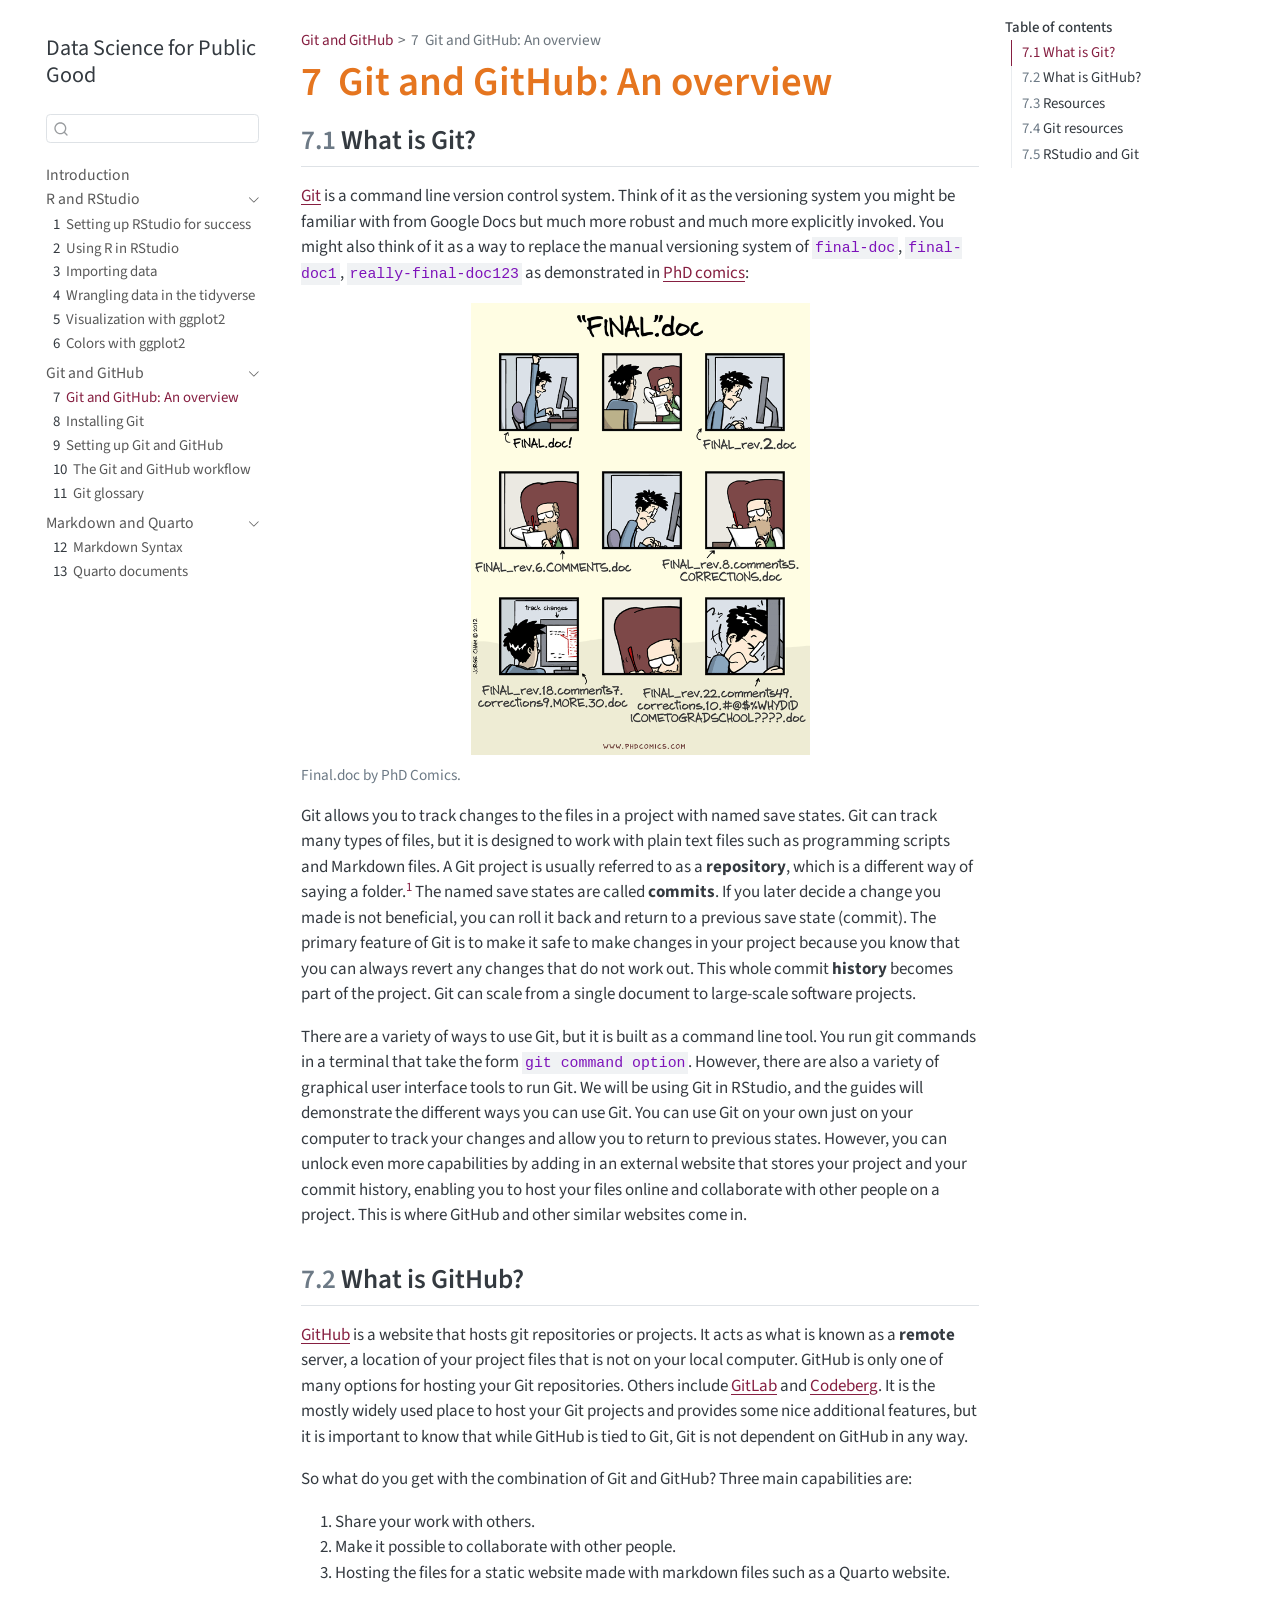
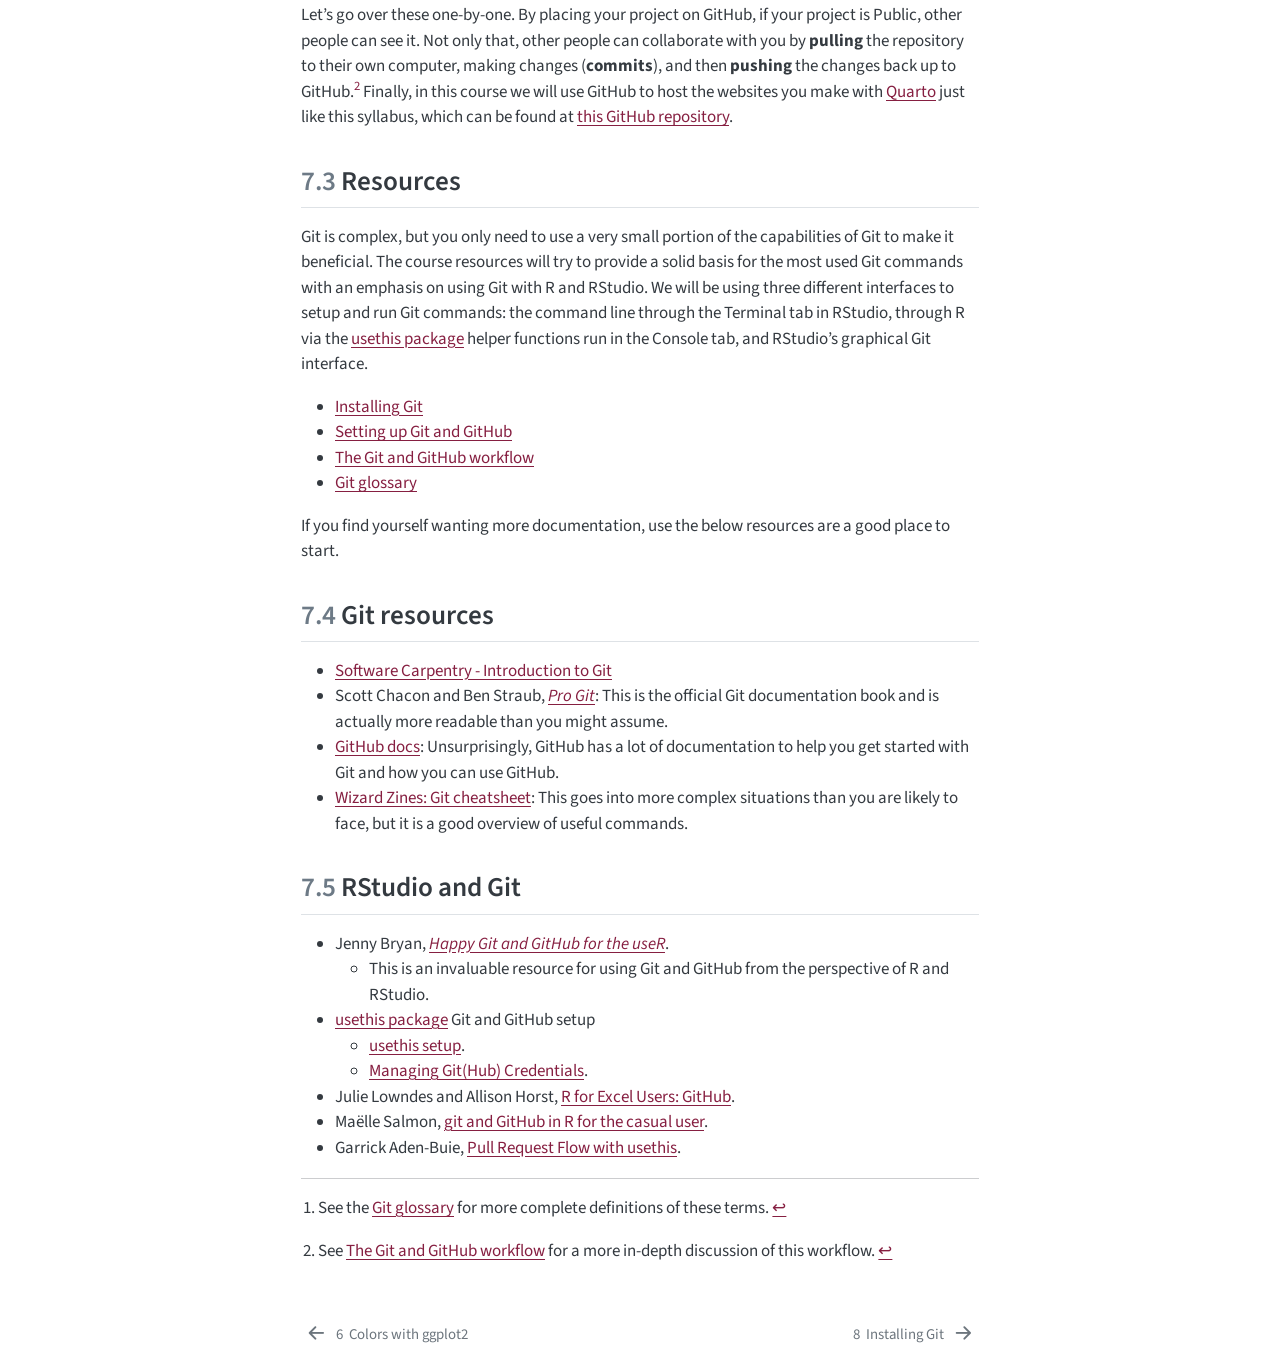
<file: git-overview.html>
<!DOCTYPE html>
<html xmlns="http://www.w3.org/1999/xhtml" lang="en" xml:lang="en"><head>

<meta charset="utf-8">
<meta name="generator" content="quarto-1.9.36">

<meta name="viewport" content="width=device-width, initial-scale=1.0, user-scalable=yes">


<title>7&nbsp; Git and GitHub: An overview – Data Science for Public Good</title>
<style>
/* Default styles provided by pandoc.
** See https://pandoc.org/MANUAL.html#variables-for-html for config info.
*/
code{white-space: pre-wrap;}
span.smallcaps{font-variant: small-caps;}
div.columns{display: flex; gap: min(4vw, 1.5em);}
div.column{flex: auto; overflow-x: auto;}
div.hanging-indent{margin-left: 1.5em; text-indent: -1.5em;}
ul.task-list{list-style: none;}
ul.task-list li input[type="checkbox"] {
  width: 0.8em;
  margin: 0 0.8em 0.2em -1em; /* quarto-specific, see https://github.com/quarto-dev/quarto-cli/issues/4556 */ 
  vertical-align: middle;
}
</style>


<script src="site_libs/quarto-nav/quarto-nav.js"></script>
<script src="site_libs/quarto-nav/headroom.min.js"></script>
<script src="site_libs/clipboard/clipboard.min.js"></script>
<script src="site_libs/quarto-search/autocomplete.umd.js"></script>
<script src="site_libs/quarto-search/fuse.min.js"></script>
<script src="site_libs/quarto-search/quarto-search.js"></script>
<meta name="quarto:offset" content="./">
<link href="./git-install.html" rel="next">
<link href="./ggplot2-color.html" rel="prev">
<script src="site_libs/quarto-html/quarto.js" type="module"></script>
<script src="site_libs/quarto-html/tabsets/tabsets.js" type="module"></script>
<script src="site_libs/quarto-html/popper.min.js"></script>
<script src="site_libs/quarto-html/tippy.umd.min.js"></script>
<script src="site_libs/quarto-html/anchor.min.js"></script>
<link href="site_libs/quarto-html/tippy.css" rel="stylesheet">
<link href="site_libs/quarto-html/quarto-syntax-highlighting-845c23b38eaddc0f92fda52bfe77a8c8.css" rel="stylesheet" id="quarto-text-highlighting-styles">
<script src="site_libs/bootstrap/bootstrap.min.js"></script>
<link href="site_libs/bootstrap/bootstrap-icons.css" rel="stylesheet">
<link href="site_libs/bootstrap/bootstrap-7bffad5ec597a6be8e2440dc65fe4f2c.min.css" rel="stylesheet" append-hash="true" id="quarto-bootstrap" data-mode="light">
<script id="quarto-search-options" type="application/json">{
  "location": "sidebar",
  "copy-button": false,
  "collapse-after": 3,
  "panel-placement": "start",
  "type": "textbox",
  "limit": 50,
  "keyboard-shortcut": [
    "f",
    "/",
    "s"
  ],
  "show-item-context": false,
  "language": {
    "search-no-results-text": "No results",
    "search-matching-documents-text": "matching documents",
    "search-copy-link-title": "Copy link to search",
    "search-hide-matches-text": "Hide additional matches",
    "search-more-match-text": "more match in this document",
    "search-more-matches-text": "more matches in this document",
    "search-clear-button-title": "Clear",
    "search-text-placeholder": "",
    "search-detached-cancel-button-title": "Cancel",
    "search-submit-button-title": "Submit",
    "search-label": "Search"
  }
}</script>


</head>

<body class="nav-sidebar floating quarto-light">

<div id="quarto-search-results"></div>
  <header id="quarto-header" class="headroom fixed-top">
  <nav class="quarto-secondary-nav">
    <div class="container-fluid d-flex">
      <button type="button" class="quarto-btn-toggle btn" data-bs-toggle="collapse" role="button" data-bs-target=".quarto-sidebar-collapse-item" aria-controls="quarto-sidebar" aria-expanded="false" aria-label="Toggle sidebar navigation" onclick="if (window.quartoToggleHeadroom) { window.quartoToggleHeadroom(); }">
        <i class="bi bi-layout-text-sidebar-reverse"></i>
      </button>
        <nav class="quarto-page-breadcrumbs" aria-label="breadcrumb"><ol class="breadcrumb"><li class="breadcrumb-item"><a href="./git-overview.html">Git and GitHub</a></li><li class="breadcrumb-item"><a href="./git-overview.html"><span class="chapter-number">7</span>&nbsp; <span class="chapter-title">Git and GitHub: An overview</span></a></li></ol></nav>
        <a class="flex-grow-1" role="navigation" data-bs-toggle="collapse" data-bs-target=".quarto-sidebar-collapse-item" aria-controls="quarto-sidebar" aria-expanded="false" aria-label="Toggle sidebar navigation" onclick="if (window.quartoToggleHeadroom) { window.quartoToggleHeadroom(); }">      
        </a>
      <button type="button" class="btn quarto-search-button" aria-label="Search" onclick="window.quartoOpenSearch();">
        <i class="bi bi-search"></i>
      </button>
    </div>
  </nav>
</header>
<!-- content -->
<div id="quarto-content" class="quarto-container page-columns page-rows-contents page-layout-article">
<!-- sidebar -->
  <nav id="quarto-sidebar" class="sidebar collapse collapse-horizontal quarto-sidebar-collapse-item sidebar-navigation floating overflow-auto">
    <div class="pt-lg-2 mt-2 text-left sidebar-header">
    <div class="sidebar-title mb-0 py-0">
      <a href="./">Data Science for Public Good</a> 
    </div>
      </div>
        <div class="mt-2 flex-shrink-0 align-items-center">
        <div class="sidebar-search">
        <div id="quarto-search" class="" title="Search"></div>
        </div>
        </div>
    <div class="sidebar-menu-container"> 
    <ul class="list-unstyled mt-1">
        <li class="sidebar-item">
  <div class="sidebar-item-container"> 
  <a href="./index.html" class="sidebar-item-text sidebar-link">
 <span class="menu-text">Introduction</span></a>
  </div>
</li>
        <li class="sidebar-item sidebar-item-section">
      <div class="sidebar-item-container"> 
            <a class="sidebar-item-text sidebar-link text-start" data-bs-toggle="collapse" data-bs-target="#quarto-sidebar-section-1" role="navigation" aria-expanded="true">
 <span class="menu-text">R and RStudio</span></a>
          <a class="sidebar-item-toggle text-start" data-bs-toggle="collapse" data-bs-target="#quarto-sidebar-section-1" role="navigation" aria-expanded="true" aria-label="Toggle section">
            <i class="bi bi-chevron-right ms-2"></i>
          </a> 
      </div>
      <ul id="quarto-sidebar-section-1" class="collapse list-unstyled sidebar-section depth1 show">  
          <li class="sidebar-item">
  <div class="sidebar-item-container"> 
  <a href="./rstudio-setup.html" class="sidebar-item-text sidebar-link">
 <span class="menu-text"><span class="chapter-number">1</span>&nbsp; <span class="chapter-title">Setting up RStudio for success</span></span></a>
  </div>
</li>
          <li class="sidebar-item">
  <div class="sidebar-item-container"> 
  <a href="./rstudio-guide.html" class="sidebar-item-text sidebar-link">
 <span class="menu-text"><span class="chapter-number">2</span>&nbsp; <span class="chapter-title">Using R in RStudio</span></span></a>
  </div>
</li>
          <li class="sidebar-item">
  <div class="sidebar-item-container"> 
  <a href="./importing.html" class="sidebar-item-text sidebar-link">
 <span class="menu-text"><span class="chapter-number">3</span>&nbsp; <span class="chapter-title">Importing data</span></span></a>
  </div>
</li>
          <li class="sidebar-item">
  <div class="sidebar-item-container"> 
  <a href="./wrangling.html" class="sidebar-item-text sidebar-link">
 <span class="menu-text"><span class="chapter-number">4</span>&nbsp; <span class="chapter-title">Wrangling data in the tidyverse</span></span></a>
  </div>
</li>
          <li class="sidebar-item">
  <div class="sidebar-item-container"> 
  <a href="./ggplot2.html" class="sidebar-item-text sidebar-link">
 <span class="menu-text"><span class="chapter-number">5</span>&nbsp; <span class="chapter-title">Visualization with ggplot2</span></span></a>
  </div>
</li>
          <li class="sidebar-item">
  <div class="sidebar-item-container"> 
  <a href="./ggplot2-color.html" class="sidebar-item-text sidebar-link">
 <span class="menu-text"><span class="chapter-number">6</span>&nbsp; <span class="chapter-title">Colors with ggplot2</span></span></a>
  </div>
</li>
      </ul>
  </li>
        <li class="sidebar-item sidebar-item-section">
      <div class="sidebar-item-container"> 
            <a class="sidebar-item-text sidebar-link text-start" data-bs-toggle="collapse" data-bs-target="#quarto-sidebar-section-2" role="navigation" aria-expanded="true">
 <span class="menu-text">Git and GitHub</span></a>
          <a class="sidebar-item-toggle text-start" data-bs-toggle="collapse" data-bs-target="#quarto-sidebar-section-2" role="navigation" aria-expanded="true" aria-label="Toggle section">
            <i class="bi bi-chevron-right ms-2"></i>
          </a> 
      </div>
      <ul id="quarto-sidebar-section-2" class="collapse list-unstyled sidebar-section depth1 show">  
          <li class="sidebar-item">
  <div class="sidebar-item-container"> 
  <a href="./git-overview.html" class="sidebar-item-text sidebar-link active">
 <span class="menu-text"><span class="chapter-number">7</span>&nbsp; <span class="chapter-title">Git and GitHub: An overview</span></span></a>
  </div>
</li>
          <li class="sidebar-item">
  <div class="sidebar-item-container"> 
  <a href="./git-install.html" class="sidebar-item-text sidebar-link">
 <span class="menu-text"><span class="chapter-number">8</span>&nbsp; <span class="chapter-title">Installing Git</span></span></a>
  </div>
</li>
          <li class="sidebar-item">
  <div class="sidebar-item-container"> 
  <a href="./git-setup.html" class="sidebar-item-text sidebar-link">
 <span class="menu-text"><span class="chapter-number">9</span>&nbsp; <span class="chapter-title">Setting up Git and GitHub</span></span></a>
  </div>
</li>
          <li class="sidebar-item">
  <div class="sidebar-item-container"> 
  <a href="./git-workflow.html" class="sidebar-item-text sidebar-link">
 <span class="menu-text"><span class="chapter-number">10</span>&nbsp; <span class="chapter-title">The Git and GitHub workflow</span></span></a>
  </div>
</li>
          <li class="sidebar-item">
  <div class="sidebar-item-container"> 
  <a href="./git-glossary.html" class="sidebar-item-text sidebar-link">
 <span class="menu-text"><span class="chapter-number">11</span>&nbsp; <span class="chapter-title">Git glossary</span></span></a>
  </div>
</li>
      </ul>
  </li>
        <li class="sidebar-item sidebar-item-section">
      <div class="sidebar-item-container"> 
            <a class="sidebar-item-text sidebar-link text-start" data-bs-toggle="collapse" data-bs-target="#quarto-sidebar-section-3" role="navigation" aria-expanded="true">
 <span class="menu-text">Markdown and Quarto</span></a>
          <a class="sidebar-item-toggle text-start" data-bs-toggle="collapse" data-bs-target="#quarto-sidebar-section-3" role="navigation" aria-expanded="true" aria-label="Toggle section">
            <i class="bi bi-chevron-right ms-2"></i>
          </a> 
      </div>
      <ul id="quarto-sidebar-section-3" class="collapse list-unstyled sidebar-section depth1 show">  
          <li class="sidebar-item">
  <div class="sidebar-item-container"> 
  <a href="./markdown-syntax.html" class="sidebar-item-text sidebar-link">
 <span class="menu-text"><span class="chapter-number">12</span>&nbsp; <span class="chapter-title">Markdown Syntax</span></span></a>
  </div>
</li>
          <li class="sidebar-item">
  <div class="sidebar-item-container"> 
  <a href="./quarto-docs.html" class="sidebar-item-text sidebar-link">
 <span class="menu-text"><span class="chapter-number">13</span>&nbsp; <span class="chapter-title">Quarto documents</span></span></a>
  </div>
</li>
      </ul>
  </li>
    </ul>
    </div>
</nav>
<div id="quarto-sidebar-glass" class="quarto-sidebar-collapse-item" data-bs-toggle="collapse" data-bs-target=".quarto-sidebar-collapse-item"></div>
<!-- margin-sidebar -->
    <div id="quarto-margin-sidebar" class="sidebar margin-sidebar">
        <nav id="TOC" role="doc-toc" class="toc-active">
    <h2 id="toc-title">Table of contents</h2>
   
  <ul>
  <li><a href="#what-is-git" id="toc-what-is-git" class="nav-link active" data-scroll-target="#what-is-git"><span class="header-section-number">7.1</span> What is Git?</a></li>
  <li><a href="#what-is-github" id="toc-what-is-github" class="nav-link" data-scroll-target="#what-is-github"><span class="header-section-number">7.2</span> What is GitHub?</a></li>
  <li><a href="#resources" id="toc-resources" class="nav-link" data-scroll-target="#resources"><span class="header-section-number">7.3</span> Resources</a></li>
  <li><a href="#git-resources" id="toc-git-resources" class="nav-link" data-scroll-target="#git-resources"><span class="header-section-number">7.4</span> Git resources</a></li>
  <li><a href="#rstudio-and-git" id="toc-rstudio-and-git" class="nav-link" data-scroll-target="#rstudio-and-git"><span class="header-section-number">7.5</span> RStudio and Git</a></li>
  </ul>
</nav>
    </div>
<!-- main -->
<main class="content" id="quarto-document-content">

<header id="title-block-header" class="quarto-title-block default"><nav class="quarto-page-breadcrumbs quarto-title-breadcrumbs d-none d-lg-block" aria-label="breadcrumb"><ol class="breadcrumb"><li class="breadcrumb-item"><a href="./git-overview.html">Git and GitHub</a></li><li class="breadcrumb-item"><a href="./git-overview.html"><span class="chapter-number">7</span>&nbsp; <span class="chapter-title">Git and GitHub: An overview</span></a></li></ol></nav>
<div class="quarto-title">
<h1 class="title"><span class="chapter-number">7</span>&nbsp; <span class="chapter-title">Git and GitHub: An overview</span></h1>
</div>



<div class="quarto-title-meta">

    
  
    
  </div>
  


</header>


<section id="what-is-git" class="level2" data-number="7.1">
<h2 data-number="7.1" class="anchored" data-anchor-id="what-is-git"><span class="header-section-number">7.1</span> What is Git?</h2>
<p><a href="https://git-scm.com">Git</a> is a command line version control system. Think of it as the versioning system you might be familiar with from Google Docs but much more robust and much more explicitly invoked. You might also think of it as a way to replace the manual versioning system of <code>final-doc</code>, <code>final-doc1</code>, <code>really-final-doc123</code> as demonstrated in <a href="https://phdcomics.com/comics/archive.php?comicid=1531">PhD comics</a>:</p>
<div class="quarto-figure quarto-figure-center">
<figure class="figure">
<p><img src="files/img/phd101212s.gif" class="img-fluid figure-img" style="width:50.0%" alt="A 9-panel comic showing a student completing a paper named Final.doc but then going through multiple revisions that ends with the student in frustration with a document with a long, convoluted file name."></p>
<figcaption>Final.doc by PhD Comics.</figcaption>
</figure>
</div>
<p>Git allows you to track changes to the files in a project with named save states. Git can track many types of files, but it is designed to work with plain text files such as programming scripts and Markdown files. A Git project is usually referred to as a <strong>repository</strong>, which is a different way of saying a folder.<a href="#fn1" class="footnote-ref" id="fnref1" role="doc-noteref"><sup>1</sup></a> The named save states are called <strong>commits</strong>. If you later decide a change you made is not beneficial, you can roll it back and return to a previous save state (commit). The primary feature of Git is to make it safe to make changes in your project because you know that you can always revert any changes that do not work out. This whole commit <strong>history</strong> becomes part of the project. Git can scale from a single document to large-scale software projects.</p>
<p>There are a variety of ways to use Git, but it is built as a command line tool. You run git commands in a terminal that take the form <code>git command option</code>. However, there are also a variety of graphical user interface tools to run Git. We will be using Git in RStudio, and the guides will demonstrate the different ways you can use Git. You can use Git on your own just on your computer to track your changes and allow you to return to previous states. However, you can unlock even more capabilities by adding in an external website that stores your project and your commit history, enabling you to host your files online and collaborate with other people on a project. This is where GitHub and other similar websites come in.</p>
</section>
<section id="what-is-github" class="level2" data-number="7.2">
<h2 data-number="7.2" class="anchored" data-anchor-id="what-is-github"><span class="header-section-number">7.2</span> What is GitHub?</h2>
<p><a href="https://github.com">GitHub</a> is a website that hosts git repositories or projects. It acts as what is known as a <strong>remote</strong> server, a location of your project files that is not on your local computer. GitHub is only one of many options for hosting your Git repositories. Others include <a href="https://about.gitlab.com">GitLab</a> and <a href="https://codeberg.org">Codeberg</a>. It is the mostly widely used place to host your Git projects and provides some nice additional features, but it is important to know that while GitHub is tied to Git, Git is not dependent on GitHub in any way.</p>
<p>So what do you get with the combination of Git and GitHub? Three main capabilities are:</p>
<ol type="1">
<li>Share your work with others.</li>
<li>Make it possible to collaborate with other people.</li>
<li>Hosting the files for a static website made with markdown files such as a Quarto website.</li>
</ol>
<p>Let’s go over these one-by-one. By placing your project on GitHub, if your project is Public, other people can see it. Not only that, other people can collaborate with you by <strong>pulling</strong> the repository to their own computer, making changes (<strong>commits</strong>), and then <strong>pushing</strong> the changes back up to GitHub.<a href="#fn2" class="footnote-ref" id="fnref2" role="doc-noteref"><sup>2</sup></a> Finally, in this course we will use GitHub to host the websites you make with <a href="https://quarto.org/docs/websites/">Quarto</a> just like this syllabus, which can be found at <a href="https://github.com/jessesadler/vt5444s26">this GitHub repository</a>.</p>
</section>
<section id="resources" class="level2" data-number="7.3">
<h2 data-number="7.3" class="anchored" data-anchor-id="resources"><span class="header-section-number">7.3</span> Resources</h2>
<p>Git is complex, but you only need to use a very small portion of the capabilities of Git to make it beneficial. The course resources will try to provide a solid basis for the most used Git commands with an emphasis on using Git with R and RStudio. We will be using three different interfaces to setup and run Git commands: the command line through the Terminal tab in RStudio, through R via the <a href="https://usethis.r-lib.org/reference/index.html#git-and-github">usethis package</a> helper functions run in the Console tab, and RStudio’s graphical Git interface.</p>
<ul>
<li><a href="./git-install.html">Installing Git</a></li>
<li><a href="./git-setup.html">Setting up Git and GitHub</a></li>
<li><a href="./git-workflow.html">The Git and GitHub workflow</a></li>
<li><a href="./git-glossary.html">Git glossary</a></li>
</ul>
<p>If you find yourself wanting more documentation, use the below resources are a good place to start.</p>
</section>
<section id="git-resources" class="level2" data-number="7.4">
<h2 data-number="7.4" class="anchored" data-anchor-id="git-resources"><span class="header-section-number">7.4</span> Git resources</h2>
<ul>
<li><a href="https://swcarpentry.github.io/git-novice/">Software Carpentry - Introduction to Git</a></li>
<li>Scott Chacon and Ben Straub, <a href="https://git-scm.com/book/en/v2"><em>Pro Git</em></a>: This is the official Git documentation book and is actually more readable than you might assume.</li>
<li><a href="https://docs.github.com/en">GitHub docs</a>: Unsurprisingly, GitHub has a lot of documentation to help you get started with Git and how you can use GitHub.</li>
<li><a href="https://wizardzines.com/git-cheat-sheet.pdf">Wizard Zines: Git cheatsheet</a>: This goes into more complex situations than you are likely to face, but it is a good overview of useful commands.</li>
</ul>
</section>
<section id="rstudio-and-git" class="level2" data-number="7.5">
<h2 data-number="7.5" class="anchored" data-anchor-id="rstudio-and-git"><span class="header-section-number">7.5</span> RStudio and Git</h2>
<ul>
<li>Jenny Bryan, <a href="http://happygitwithr.com"><em>Happy Git and GitHub for the useR</em></a>.
<ul>
<li>This is an invaluable resource for using Git and GitHub from the perspective of R and RStudio.</li>
</ul></li>
<li><a href="https://usethis.r-lib.org/index.html">usethis package</a> Git and GitHub setup
<ul>
<li><a href="https://usethis.r-lib.org/articles/usethis-setup.html">usethis setup</a>.</li>
<li><a href="https://usethis.r-lib.org/articles/git-credentials.html">Managing Git(Hub) Credentials</a>.</li>
</ul></li>
<li>Julie Lowndes and Allison Horst, <a href="https://rstudio-conf-2020.github.io/r-for-excel/github.html">R for Excel Users: GitHub</a>.</li>
<li>Maëlle Salmon, <a href="https://masalmon.eu/2023/01/12/git-github-casual/">git and GitHub in R for the casual user</a>.</li>
<li>Garrick Aden-Buie, <a href="https://www.garrickadenbuie.com/blog/pull-request-flow-usethis">Pull Request Flow with usethis</a>.</li>
</ul>


</section>
<section id="footnotes" class="footnotes footnotes-end-of-document" role="doc-endnotes">
<hr>
<ol>
<li id="fn1"><p>See the <a href="./git-glossary.html">Git glossary</a> for more complete definitions of these terms.<a href="#fnref1" class="footnote-back" role="doc-backlink">↩︎</a></p></li>
<li id="fn2"><p>See <a href="./git-workflow.html">The Git and GitHub workflow</a> for a more in-depth discussion of this workflow.<a href="#fnref2" class="footnote-back" role="doc-backlink">↩︎</a></p></li>
</ol>
</section>

</main> <!-- /main -->
<script id="quarto-html-after-body" type="application/javascript">
  window.document.addEventListener("DOMContentLoaded", function (event) {
    const icon = "";
    const anchorJS = new window.AnchorJS();
    anchorJS.options = {
      placement: 'right',
      icon: icon
    };
    anchorJS.add('.anchored');
    const isCodeAnnotation = (el) => {
      for (const clz of el.classList) {
        if (clz.startsWith('code-annotation-')) {                     
          return true;
        }
      }
      return false;
    }
    const onCopySuccess = function(e) {
      // button target
      const button = e.trigger;
      // don't keep focus
      button.blur();
      // flash "checked"
      button.classList.add('code-copy-button-checked');
      var currentTitle = button.getAttribute("title");
      button.setAttribute("title", "Copied!");
      let tooltip;
      if (window.bootstrap) {
        button.setAttribute("data-bs-toggle", "tooltip");
        button.setAttribute("data-bs-placement", "left");
        button.setAttribute("data-bs-title", "Copied!");
        tooltip = new bootstrap.Tooltip(button, 
          { trigger: "manual", 
            customClass: "code-copy-button-tooltip",
            offset: [0, -8]});
        tooltip.show();    
      }
      setTimeout(function() {
        if (tooltip) {
          tooltip.hide();
          button.removeAttribute("data-bs-title");
          button.removeAttribute("data-bs-toggle");
          button.removeAttribute("data-bs-placement");
        }
        button.setAttribute("title", currentTitle);
        button.classList.remove('code-copy-button-checked');
      }, 1000);
      // clear code selection
      e.clearSelection();
    }
    const getTextToCopy = function(trigger) {
      const outerScaffold = trigger.parentElement.cloneNode(true);
      const codeEl = outerScaffold.querySelector('code');
      for (const childEl of codeEl.children) {
        if (isCodeAnnotation(childEl)) {
          childEl.remove();
        }
      }
      return codeEl.innerText;
    }
    const clipboard = new window.ClipboardJS('.code-copy-button:not([data-in-quarto-modal])', {
      text: getTextToCopy
    });
    clipboard.on('success', onCopySuccess);
    if (window.document.getElementById('quarto-embedded-source-code-modal')) {
      const clipboardModal = new window.ClipboardJS('.code-copy-button[data-in-quarto-modal]', {
        text: getTextToCopy,
        container: window.document.getElementById('quarto-embedded-source-code-modal')
      });
      clipboardModal.on('success', onCopySuccess);
    }
      var localhostRegex = new RegExp(/^(?:http|https):\/\/localhost\:?[0-9]*\//);
      var mailtoRegex = new RegExp(/^mailto:/);
        var filterRegex = new RegExp('/' + window.location.host + '/');
      var isInternal = (href) => {
          return filterRegex.test(href) || localhostRegex.test(href) || mailtoRegex.test(href);
      }
      // Inspect non-navigation links and adorn them if external
     var links = window.document.querySelectorAll('a[href]:not(.nav-link):not(.navbar-brand):not(.toc-action):not(.sidebar-link):not(.sidebar-item-toggle):not(.pagination-link):not(.no-external):not([aria-hidden]):not(.dropdown-item):not(.quarto-navigation-tool):not(.about-link)');
      for (var i=0; i<links.length; i++) {
        const link = links[i];
        if (!isInternal(link.href)) {
          // undo the damage that might have been done by quarto-nav.js in the case of
          // links that we want to consider external
          if (link.dataset.originalHref !== undefined) {
            link.href = link.dataset.originalHref;
          }
        }
      }
    function tippyHover(el, contentFn, onTriggerFn, onUntriggerFn) {
      const config = {
        allowHTML: true,
        maxWidth: 500,
        delay: 100,
        arrow: false,
        appendTo: function(el) {
            return el.parentElement;
        },
        interactive: true,
        interactiveBorder: 10,
        theme: 'quarto',
        placement: 'bottom-start',
      };
      if (contentFn) {
        config.content = contentFn;
      }
      if (onTriggerFn) {
        config.onTrigger = onTriggerFn;
      }
      if (onUntriggerFn) {
        config.onUntrigger = onUntriggerFn;
      }
      window.tippy(el, config); 
    }
    const noterefs = window.document.querySelectorAll('a[role="doc-noteref"]');
    for (var i=0; i<noterefs.length; i++) {
      const ref = noterefs[i];
      tippyHover(ref, function() {
        // use id or data attribute instead here
        let href = ref.getAttribute('data-footnote-href') || ref.getAttribute('href');
        try { href = new URL(href).hash; } catch {}
        const id = href.replace(/^#\/?/, "");
        const note = window.document.getElementById(id);
        if (note) {
          return note.innerHTML;
        } else {
          return "";
        }
      });
    }
    const xrefs = window.document.querySelectorAll('a.quarto-xref');
    const processXRef = (id, note) => {
      // Strip column container classes
      const stripColumnClz = (el) => {
        el.classList.remove("page-full", "page-columns");
        if (el.children) {
          for (const child of el.children) {
            stripColumnClz(child);
          }
        }
      }
      stripColumnClz(note)
      if (id === null || id.startsWith('sec-')) {
        // Special case sections, only their first couple elements
        const container = document.createElement("div");
        if (note.children && note.children.length > 2) {
          container.appendChild(note.children[0].cloneNode(true));
          for (let i = 1; i < note.children.length; i++) {
            const child = note.children[i];
            if (child.tagName === "P" && child.innerText === "") {
              continue;
            } else {
              container.appendChild(child.cloneNode(true));
              break;
            }
          }
          if (window.Quarto?.typesetMath) {
            window.Quarto.typesetMath(container);
          }
          return container.innerHTML
        } else {
          if (window.Quarto?.typesetMath) {
            window.Quarto.typesetMath(note);
          }
          return note.innerHTML;
        }
      } else {
        // Remove any anchor links if they are present
        const anchorLink = note.querySelector('a.anchorjs-link');
        if (anchorLink) {
          anchorLink.remove();
        }
        if (window.Quarto?.typesetMath) {
          window.Quarto.typesetMath(note);
        }
        if (note.classList.contains("callout")) {
          return note.outerHTML;
        } else {
          return note.innerHTML;
        }
      }
    }
    for (var i=0; i<xrefs.length; i++) {
      const xref = xrefs[i];
      tippyHover(xref, undefined, function(instance) {
        instance.disable();
        let url = xref.getAttribute('href');
        let hash = undefined; 
        if (url.startsWith('#')) {
          hash = url;
        } else {
          try { hash = new URL(url).hash; } catch {}
        }
        if (hash) {
          const id = hash.replace(/^#\/?/, "");
          const note = window.document.getElementById(id);
          if (note !== null) {
            try {
              const html = processXRef(id, note.cloneNode(true));
              instance.setContent(html);
            } finally {
              instance.enable();
              instance.show();
            }
          } else {
            // See if we can fetch this
            fetch(url.split('#')[0])
            .then(res => res.text())
            .then(html => {
              const parser = new DOMParser();
              const htmlDoc = parser.parseFromString(html, "text/html");
              const note = htmlDoc.getElementById(id);
              if (note !== null) {
                const html = processXRef(id, note);
                instance.setContent(html);
              } 
            }).finally(() => {
              instance.enable();
              instance.show();
            });
          }
        } else {
          // See if we can fetch a full url (with no hash to target)
          // This is a special case and we should probably do some content thinning / targeting
          fetch(url)
          .then(res => res.text())
          .then(html => {
            const parser = new DOMParser();
            const htmlDoc = parser.parseFromString(html, "text/html");
            const note = htmlDoc.querySelector('main.content');
            if (note !== null) {
              // This should only happen for chapter cross references
              // (since there is no id in the URL)
              // remove the first header
              if (note.children.length > 0 && note.children[0].tagName === "HEADER") {
                note.children[0].remove();
              }
              const html = processXRef(null, note);
              instance.setContent(html);
            } 
          }).finally(() => {
            instance.enable();
            instance.show();
          });
        }
      }, function(instance) {
      });
    }
        let selectedAnnoteEl;
        const selectorForAnnotation = ( cell, annotation) => {
          let cellAttr = 'data-code-cell="' + cell + '"';
          let lineAttr = 'data-code-annotation="' +  annotation + '"';
          const selector = 'span[' + cellAttr + '][' + lineAttr + ']';
          return selector;
        }
        const selectCodeLines = (annoteEl) => {
          const doc = window.document;
          const targetCell = annoteEl.getAttribute("data-target-cell");
          const targetAnnotation = annoteEl.getAttribute("data-target-annotation");
          const annoteSpan = window.document.querySelector(selectorForAnnotation(targetCell, targetAnnotation));
          const lines = annoteSpan.getAttribute("data-code-lines").split(",");
          const lineIds = lines.map((line) => {
            return targetCell + "-" + line;
          })
          let top = null;
          let height = null;
          let parent = null;
          if (lineIds.length > 0) {
              //compute the position of the single el (top and bottom and make a div)
              const el = window.document.getElementById(lineIds[0]);
              top = el.offsetTop;
              height = el.offsetHeight;
              parent = el.parentElement.parentElement;
            if (lineIds.length > 1) {
              const lastEl = window.document.getElementById(lineIds[lineIds.length - 1]);
              const bottom = lastEl.offsetTop + lastEl.offsetHeight;
              height = bottom - top;
            }
            if (top !== null && height !== null && parent !== null) {
              // cook up a div (if necessary) and position it 
              let div = window.document.getElementById("code-annotation-line-highlight");
              if (div === null) {
                div = window.document.createElement("div");
                div.setAttribute("id", "code-annotation-line-highlight");
                div.style.position = 'absolute';
                parent.appendChild(div);
              }
              div.style.top = top - 2 + "px";
              div.style.height = height + 4 + "px";
              div.style.left = 0;
              let gutterDiv = window.document.getElementById("code-annotation-line-highlight-gutter");
              if (gutterDiv === null) {
                gutterDiv = window.document.createElement("div");
                gutterDiv.setAttribute("id", "code-annotation-line-highlight-gutter");
                gutterDiv.style.position = 'absolute';
                const codeCell = window.document.getElementById(targetCell);
                const gutter = codeCell.querySelector('.code-annotation-gutter');
                gutter.appendChild(gutterDiv);
              }
              gutterDiv.style.top = top - 2 + "px";
              gutterDiv.style.height = height + 4 + "px";
            }
            selectedAnnoteEl = annoteEl;
          }
        };
        const unselectCodeLines = () => {
          const elementsIds = ["code-annotation-line-highlight", "code-annotation-line-highlight-gutter"];
          elementsIds.forEach((elId) => {
            const div = window.document.getElementById(elId);
            if (div) {
              div.remove();
            }
          });
          selectedAnnoteEl = undefined;
        };
          // Handle positioning of the toggle
      window.addEventListener(
        "resize",
        throttle(() => {
          elRect = undefined;
          if (selectedAnnoteEl) {
            selectCodeLines(selectedAnnoteEl);
          }
        }, 10)
      );
      function throttle(fn, ms) {
      let throttle = false;
      let timer;
        return (...args) => {
          if(!throttle) { // first call gets through
              fn.apply(this, args);
              throttle = true;
          } else { // all the others get throttled
              if(timer) clearTimeout(timer); // cancel #2
              timer = setTimeout(() => {
                fn.apply(this, args);
                timer = throttle = false;
              }, ms);
          }
        };
      }
        // Attach click handler to the DT
        const annoteDls = window.document.querySelectorAll('dt[data-target-cell]');
        for (const annoteDlNode of annoteDls) {
          annoteDlNode.addEventListener('click', (event) => {
            const clickedEl = event.target;
            if (clickedEl !== selectedAnnoteEl) {
              unselectCodeLines();
              const activeEl = window.document.querySelector('dt[data-target-cell].code-annotation-active');
              if (activeEl) {
                activeEl.classList.remove('code-annotation-active');
              }
              selectCodeLines(clickedEl);
              clickedEl.classList.add('code-annotation-active');
            } else {
              // Unselect the line
              unselectCodeLines();
              clickedEl.classList.remove('code-annotation-active');
            }
          });
        }
    const findCites = (el) => {
      const parentEl = el.parentElement;
      if (parentEl) {
        const cites = parentEl.dataset.cites;
        if (cites) {
          return {
            el,
            cites: cites.split(' ')
          };
        } else {
          return findCites(el.parentElement)
        }
      } else {
        return undefined;
      }
    };
    var bibliorefs = window.document.querySelectorAll('a[role="doc-biblioref"]');
    for (var i=0; i<bibliorefs.length; i++) {
      const ref = bibliorefs[i];
      const citeInfo = findCites(ref);
      if (citeInfo) {
        tippyHover(citeInfo.el, function() {
          var popup = window.document.createElement('div');
          citeInfo.cites.forEach(function(cite) {
            var citeDiv = window.document.createElement('div');
            citeDiv.classList.add('hanging-indent');
            citeDiv.classList.add('csl-entry');
            var biblioDiv = window.document.getElementById('ref-' + cite);
            if (biblioDiv) {
              citeDiv.innerHTML = biblioDiv.innerHTML;
            }
            popup.appendChild(citeDiv);
          });
          return popup.innerHTML;
        });
      }
    }
  });
  </script>
<nav class="page-navigation">
  <div class="nav-page nav-page-previous">
      <a href="./ggplot2-color.html" class="pagination-link" aria-label="Colors with ggplot2">
        <i class="bi bi-arrow-left-short"></i> <span class="nav-page-text"><span class="chapter-number">6</span>&nbsp; <span class="chapter-title">Colors with ggplot2</span></span>
      </a>          
  </div>
  <div class="nav-page nav-page-next">
      <a href="./git-install.html" class="pagination-link" aria-label="Installing Git">
        <span class="nav-page-text"><span class="chapter-number">8</span>&nbsp; <span class="chapter-title">Installing Git</span></span> <i class="bi bi-arrow-right-short"></i>
      </a>
  </div>
</nav>
</div> <!-- /content -->




</body></html>
</file>
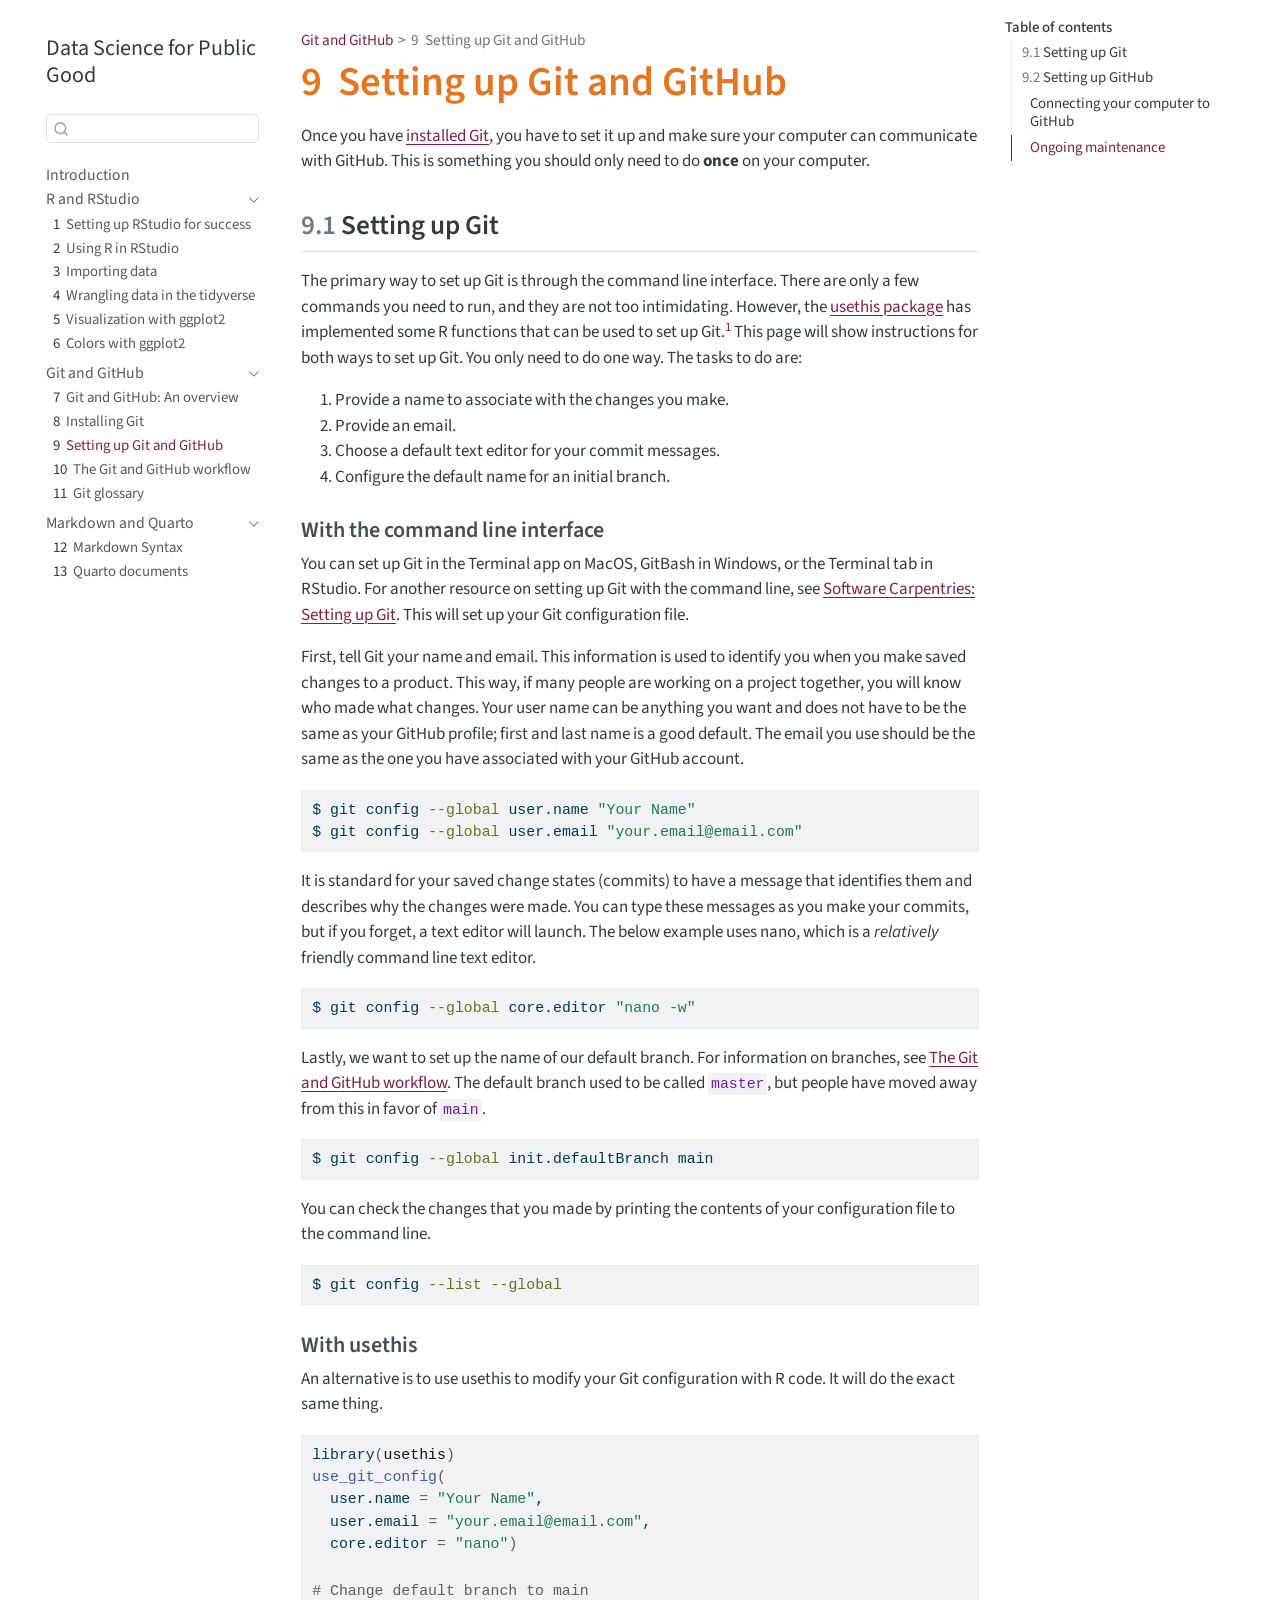
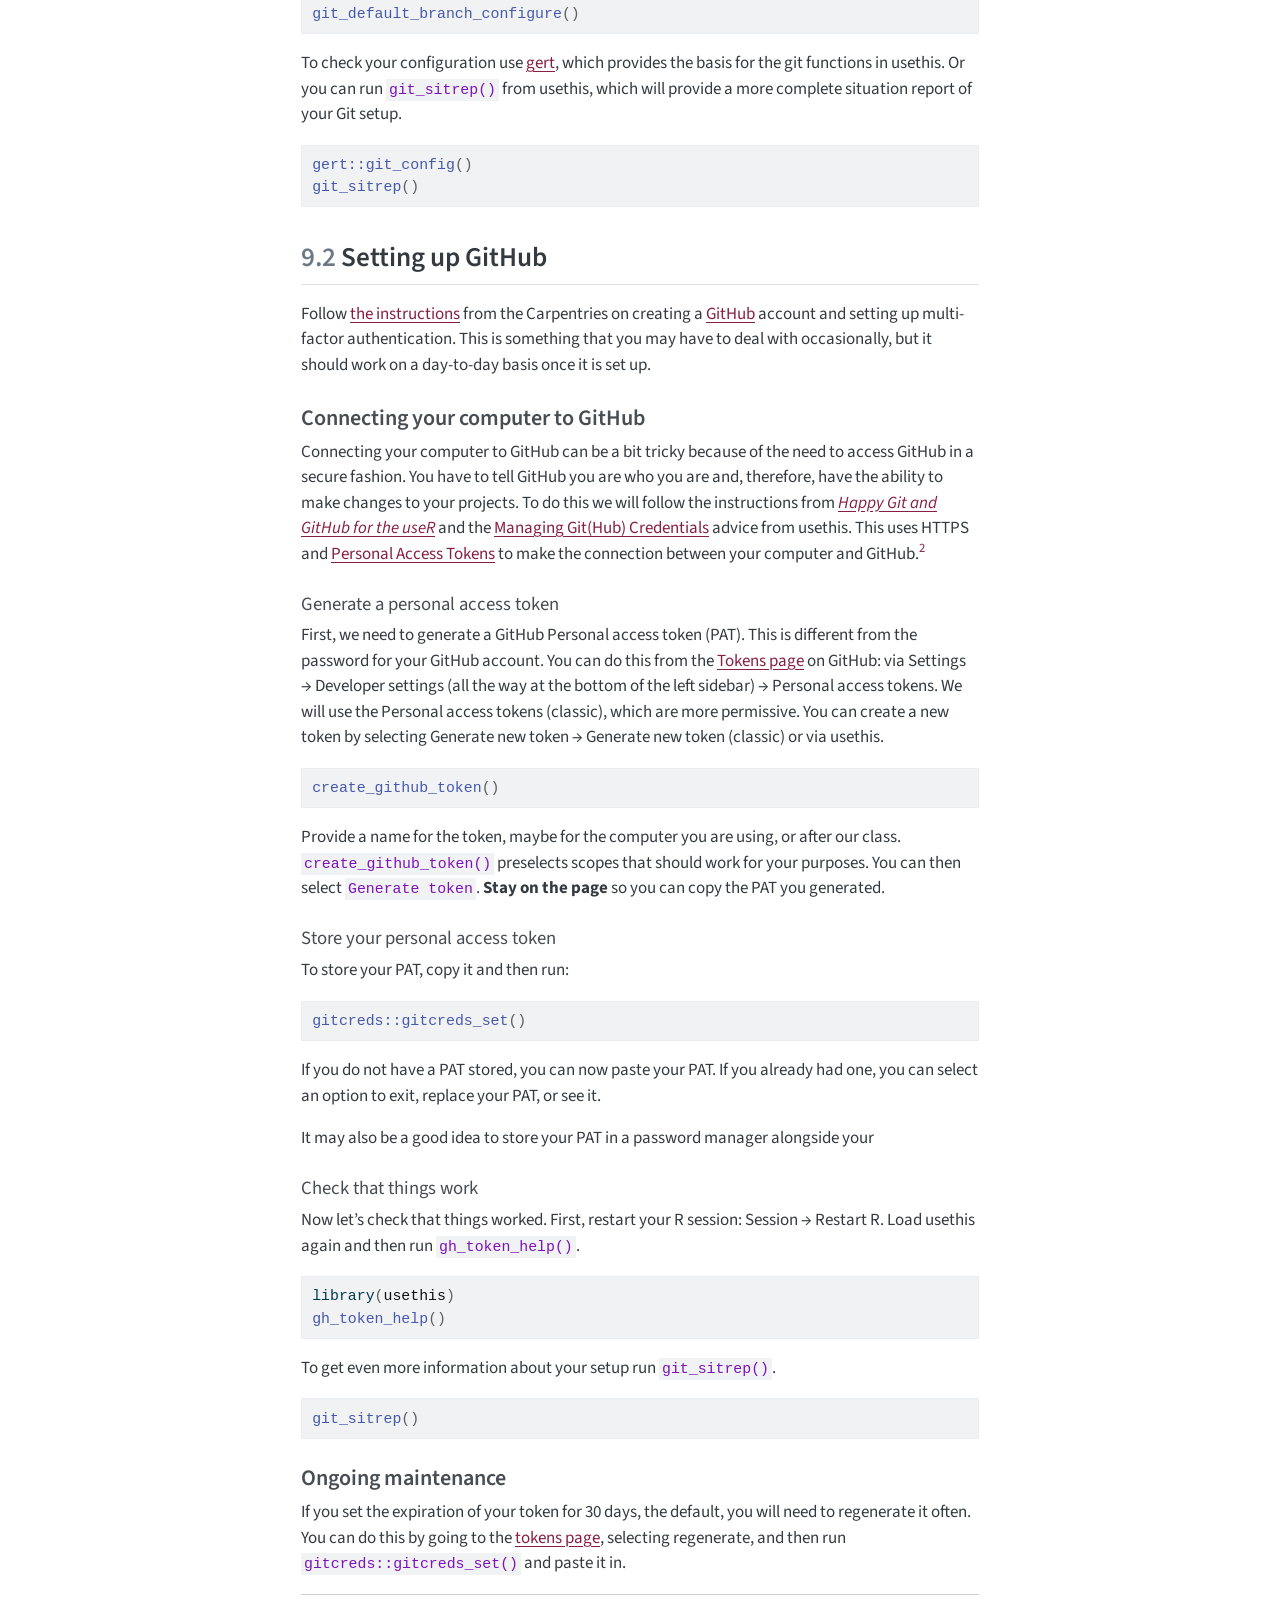
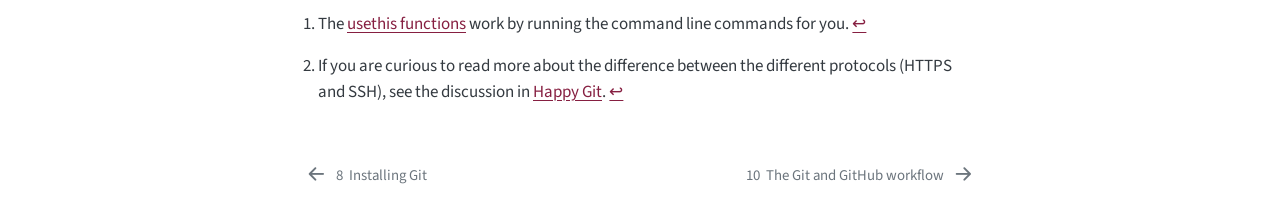
<file: git-setup.html>
<!DOCTYPE html>
<html xmlns="http://www.w3.org/1999/xhtml" lang="en" xml:lang="en"><head>
<meta http-equiv="Content-Type" content="text/html; charset=UTF-8">
<meta charset="utf-8">
<meta name="generator" content="quarto-1.9.36">
<meta name="viewport" content="width=device-width, initial-scale=1.0, user-scalable=yes">
<title>9&nbsp; Setting up Git and GitHub – Data Science for Public Good</title>
<style>
/* Default styles provided by pandoc.
** See https://pandoc.org/MANUAL.html#variables-for-html for config info.
*/
code{white-space: pre-wrap;}
span.smallcaps{font-variant: small-caps;}
div.columns{display: flex; gap: min(4vw, 1.5em);}
div.column{flex: auto; overflow-x: auto;}
div.hanging-indent{margin-left: 1.5em; text-indent: -1.5em;}
ul.task-list{list-style: none;}
ul.task-list li input[type="checkbox"] {
  width: 0.8em;
  margin: 0 0.8em 0.2em -1em; /* quarto-specific, see https://github.com/quarto-dev/quarto-cli/issues/4556 */ 
  vertical-align: middle;
}
/* CSS for syntax highlighting */
html { -webkit-text-size-adjust: 100%; }
pre > code.sourceCode { white-space: pre; position: relative; }
pre > code.sourceCode > span { display: inline-block; line-height: 1.25; }
pre > code.sourceCode > span:empty { height: 1.2em; }
.sourceCode { overflow: visible; }
code.sourceCode > span { color: inherit; text-decoration: inherit; }
div.sourceCode { margin: 1em 0; }
pre.sourceCode { margin: 0; }
@media screen {
div.sourceCode { overflow: auto; }
}
@media print {
pre > code.sourceCode { white-space: pre-wrap; }
pre > code.sourceCode > span { text-indent: -5em; padding-left: 5em; }
}
pre.numberSource code
  { counter-reset: source-line 0; }
pre.numberSource code > span
  { position: relative; left: -4em; counter-increment: source-line; }
pre.numberSource code > span > a:first-child::before
  { content: counter(source-line);
    position: relative; left: -1em; text-align: right; vertical-align: baseline;
    border: none; display: inline-block;
    -webkit-touch-callout: none; -webkit-user-select: none;
    -khtml-user-select: none; -moz-user-select: none;
    -ms-user-select: none; user-select: none;
    padding: 0 4px; width: 4em;
  }
pre.numberSource { margin-left: 3em;  padding-left: 4px; }
div.sourceCode
  {   }
@media screen {
pre > code.sourceCode > span > a:first-child::before { text-decoration: underline; }
}
</style>

<script src="site_libs/quarto-nav/quarto-nav.js"></script>
<script src="site_libs/quarto-nav/headroom.min.js"></script>
<script src="site_libs/clipboard/clipboard.min.js"></script>
<script src="site_libs/quarto-search/autocomplete.umd.js"></script>
<script src="site_libs/quarto-search/fuse.min.js"></script>
<script src="site_libs/quarto-search/quarto-search.js"></script>
<meta name="quarto:offset" content="./">
<link href="./git-workflow.html" rel="next">
<link href="./git-install.html" rel="prev">
<script src="site_libs/quarto-html/quarto.js" type="module"></script>
<script src="site_libs/quarto-html/tabsets/tabsets.js" type="module"></script>
<script src="site_libs/quarto-html/popper.min.js"></script>
<script src="site_libs/quarto-html/tippy.umd.min.js"></script>
<script src="site_libs/quarto-html/anchor.min.js"></script>
<link href="site_libs/quarto-html/tippy.css" rel="stylesheet">
<link href="site_libs/quarto-html/quarto-syntax-highlighting-845c23b38eaddc0f92fda52bfe77a8c8.css" rel="stylesheet" id="quarto-text-highlighting-styles">
<script src="site_libs/bootstrap/bootstrap.min.js"></script>
<link href="site_libs/bootstrap/bootstrap-icons.css" rel="stylesheet">
<link href="site_libs/bootstrap/bootstrap-7bffad5ec597a6be8e2440dc65fe4f2c.min.css" rel="stylesheet" append-hash="true" id="quarto-bootstrap" data-mode="light"><script id="quarto-search-options" type="application/json">{
  "location": "sidebar",
  "copy-button": false,
  "collapse-after": 3,
  "panel-placement": "start",
  "type": "textbox",
  "limit": 50,
  "keyboard-shortcut": [
    "f",
    "/",
    "s"
  ],
  "show-item-context": false,
  "language": {
    "search-no-results-text": "No results",
    "search-matching-documents-text": "matching documents",
    "search-copy-link-title": "Copy link to search",
    "search-hide-matches-text": "Hide additional matches",
    "search-more-match-text": "more match in this document",
    "search-more-matches-text": "more matches in this document",
    "search-clear-button-title": "Clear",
    "search-text-placeholder": "",
    "search-detached-cancel-button-title": "Cancel",
    "search-submit-button-title": "Submit",
    "search-label": "Search"
  }
}</script>
</head>
<body class="nav-sidebar floating quarto-light">

<div id="quarto-search-results"></div>
  <header id="quarto-header" class="headroom fixed-top"><nav class="quarto-secondary-nav"><div class="container-fluid d-flex">
      <button type="button" class="quarto-btn-toggle btn" data-bs-toggle="collapse" role="button" data-bs-target=".quarto-sidebar-collapse-item" aria-controls="quarto-sidebar" aria-expanded="false" aria-label="Toggle sidebar navigation" onclick="if (window.quartoToggleHeadroom) { window.quartoToggleHeadroom(); }">
        <i class="bi bi-layout-text-sidebar-reverse"></i>
      </button>
        <nav class="quarto-page-breadcrumbs" aria-label="breadcrumb"><ol class="breadcrumb"><li class="breadcrumb-item"><a href="./git-overview.html">Git and GitHub</a></li><li class="breadcrumb-item"><a href="./git-setup.html"><span class="chapter-number">9</span>&nbsp; <span class="chapter-title">Setting up Git and GitHub</span></a></li></ol></nav>
        <a class="flex-grow-1" role="navigation" data-bs-toggle="collapse" data-bs-target=".quarto-sidebar-collapse-item" aria-controls="quarto-sidebar" aria-expanded="false" aria-label="Toggle sidebar navigation" onclick="if (window.quartoToggleHeadroom) { window.quartoToggleHeadroom(); }">      
        </a>
      <button type="button" class="btn quarto-search-button" aria-label="Search" onclick="window.quartoOpenSearch();">
        <i class="bi bi-search"></i>
      </button>
    </div>
  </nav></header><!-- content --><div id="quarto-content" class="quarto-container page-columns page-rows-contents page-layout-article">
<!-- sidebar -->
  <nav id="quarto-sidebar" class="sidebar collapse collapse-horizontal quarto-sidebar-collapse-item sidebar-navigation floating overflow-auto"><div class="pt-lg-2 mt-2 text-left sidebar-header">
    <div class="sidebar-title mb-0 py-0">
      <a href="./">Data Science for Public Good</a> 
    </div>
      </div>
        <div class="mt-2 flex-shrink-0 align-items-center">
        <div class="sidebar-search">
        <div id="quarto-search" class="" title="Search"></div>
        </div>
        </div>
    <div class="sidebar-menu-container"> 
    <ul class="list-unstyled mt-1">
<li class="sidebar-item">
  <div class="sidebar-item-container"> 
  <a href="./index.html" class="sidebar-item-text sidebar-link">
 <span class="menu-text">Introduction</span></a>
  </div>
</li>
        <li class="sidebar-item sidebar-item-section">
      <div class="sidebar-item-container"> 
            <a class="sidebar-item-text sidebar-link text-start" data-bs-toggle="collapse" data-bs-target="#quarto-sidebar-section-1" role="navigation" aria-expanded="true">
 <span class="menu-text">R and RStudio</span></a>
          <a class="sidebar-item-toggle text-start" data-bs-toggle="collapse" data-bs-target="#quarto-sidebar-section-1" role="navigation" aria-expanded="true" aria-label="Toggle section">
            <i class="bi bi-chevron-right ms-2"></i>
          </a> 
      </div>
      <ul id="quarto-sidebar-section-1" class="collapse list-unstyled sidebar-section depth1 show">
<li class="sidebar-item">
  <div class="sidebar-item-container"> 
  <a href="./rstudio-setup.html" class="sidebar-item-text sidebar-link">
 <span class="menu-text"><span class="chapter-number">1</span>&nbsp; <span class="chapter-title">Setting up RStudio for success</span></span></a>
  </div>
</li>
          <li class="sidebar-item">
  <div class="sidebar-item-container"> 
  <a href="./rstudio-guide.html" class="sidebar-item-text sidebar-link">
 <span class="menu-text"><span class="chapter-number">2</span>&nbsp; <span class="chapter-title">Using R in RStudio</span></span></a>
  </div>
</li>
          <li class="sidebar-item">
  <div class="sidebar-item-container"> 
  <a href="./importing.html" class="sidebar-item-text sidebar-link">
 <span class="menu-text"><span class="chapter-number">3</span>&nbsp; <span class="chapter-title">Importing data</span></span></a>
  </div>
</li>
          <li class="sidebar-item">
  <div class="sidebar-item-container"> 
  <a href="./wrangling.html" class="sidebar-item-text sidebar-link">
 <span class="menu-text"><span class="chapter-number">4</span>&nbsp; <span class="chapter-title">Wrangling data in the tidyverse</span></span></a>
  </div>
</li>
          <li class="sidebar-item">
  <div class="sidebar-item-container"> 
  <a href="./ggplot2.html" class="sidebar-item-text sidebar-link">
 <span class="menu-text"><span class="chapter-number">5</span>&nbsp; <span class="chapter-title">Visualization with ggplot2</span></span></a>
  </div>
</li>
          <li class="sidebar-item">
  <div class="sidebar-item-container"> 
  <a href="./ggplot2-color.html" class="sidebar-item-text sidebar-link">
 <span class="menu-text"><span class="chapter-number">6</span>&nbsp; <span class="chapter-title">Colors with ggplot2</span></span></a>
  </div>
</li>
      </ul>
</li>
        <li class="sidebar-item sidebar-item-section">
      <div class="sidebar-item-container"> 
            <a class="sidebar-item-text sidebar-link text-start" data-bs-toggle="collapse" data-bs-target="#quarto-sidebar-section-2" role="navigation" aria-expanded="true">
 <span class="menu-text">Git and GitHub</span></a>
          <a class="sidebar-item-toggle text-start" data-bs-toggle="collapse" data-bs-target="#quarto-sidebar-section-2" role="navigation" aria-expanded="true" aria-label="Toggle section">
            <i class="bi bi-chevron-right ms-2"></i>
          </a> 
      </div>
      <ul id="quarto-sidebar-section-2" class="collapse list-unstyled sidebar-section depth1 show">
<li class="sidebar-item">
  <div class="sidebar-item-container"> 
  <a href="./git-overview.html" class="sidebar-item-text sidebar-link">
 <span class="menu-text"><span class="chapter-number">7</span>&nbsp; <span class="chapter-title">Git and GitHub: An overview</span></span></a>
  </div>
</li>
          <li class="sidebar-item">
  <div class="sidebar-item-container"> 
  <a href="./git-install.html" class="sidebar-item-text sidebar-link">
 <span class="menu-text"><span class="chapter-number">8</span>&nbsp; <span class="chapter-title">Installing Git</span></span></a>
  </div>
</li>
          <li class="sidebar-item">
  <div class="sidebar-item-container"> 
  <a href="./git-setup.html" class="sidebar-item-text sidebar-link active">
 <span class="menu-text"><span class="chapter-number">9</span>&nbsp; <span class="chapter-title">Setting up Git and GitHub</span></span></a>
  </div>
</li>
          <li class="sidebar-item">
  <div class="sidebar-item-container"> 
  <a href="./git-workflow.html" class="sidebar-item-text sidebar-link">
 <span class="menu-text"><span class="chapter-number">10</span>&nbsp; <span class="chapter-title">The Git and GitHub workflow</span></span></a>
  </div>
</li>
          <li class="sidebar-item">
  <div class="sidebar-item-container"> 
  <a href="./git-glossary.html" class="sidebar-item-text sidebar-link">
 <span class="menu-text"><span class="chapter-number">11</span>&nbsp; <span class="chapter-title">Git glossary</span></span></a>
  </div>
</li>
      </ul>
</li>
        <li class="sidebar-item sidebar-item-section">
      <div class="sidebar-item-container"> 
            <a class="sidebar-item-text sidebar-link text-start" data-bs-toggle="collapse" data-bs-target="#quarto-sidebar-section-3" role="navigation" aria-expanded="true">
 <span class="menu-text">Markdown and Quarto</span></a>
          <a class="sidebar-item-toggle text-start" data-bs-toggle="collapse" data-bs-target="#quarto-sidebar-section-3" role="navigation" aria-expanded="true" aria-label="Toggle section">
            <i class="bi bi-chevron-right ms-2"></i>
          </a> 
      </div>
      <ul id="quarto-sidebar-section-3" class="collapse list-unstyled sidebar-section depth1 show">
<li class="sidebar-item">
  <div class="sidebar-item-container"> 
  <a href="./markdown-syntax.html" class="sidebar-item-text sidebar-link">
 <span class="menu-text"><span class="chapter-number">12</span>&nbsp; <span class="chapter-title">Markdown Syntax</span></span></a>
  </div>
</li>
          <li class="sidebar-item">
  <div class="sidebar-item-container"> 
  <a href="./quarto-docs.html" class="sidebar-item-text sidebar-link">
 <span class="menu-text"><span class="chapter-number">13</span>&nbsp; <span class="chapter-title">Quarto documents</span></span></a>
  </div>
</li>
      </ul>
</li>
    </ul>
</div>
</nav><div id="quarto-sidebar-glass" class="quarto-sidebar-collapse-item" data-bs-toggle="collapse" data-bs-target=".quarto-sidebar-collapse-item"></div>
<!-- margin-sidebar -->
    <div id="quarto-margin-sidebar" class="sidebar margin-sidebar">
        <nav id="TOC" role="doc-toc" class="toc-active"><h2 id="toc-title">Table of contents</h2>
   
  <ul>
<li>
<a href="#setting-up-git" id="toc-setting-up-git" class="nav-link active" data-scroll-target="#setting-up-git"><span class="header-section-number">9.1</span> Setting up Git</a>
  <ul class="collapse">
<li><a href="#with-the-command-line-interface" id="toc-with-the-command-line-interface" class="nav-link" data-scroll-target="#with-the-command-line-interface">With the command line interface</a></li>
  <li><a href="#with-usethis" id="toc-with-usethis" class="nav-link" data-scroll-target="#with-usethis">With usethis</a></li>
  </ul>
</li>
  <li>
<a href="#setting-up-github" id="toc-setting-up-github" class="nav-link" data-scroll-target="#setting-up-github"><span class="header-section-number">9.2</span> Setting up GitHub</a>
  <ul class="collapse">
<li><a href="#connecting-your-computer-to-github" id="toc-connecting-your-computer-to-github" class="nav-link" data-scroll-target="#connecting-your-computer-to-github">Connecting your computer to GitHub</a></li>
  <li><a href="#ongoing-maintenance" id="toc-ongoing-maintenance" class="nav-link" data-scroll-target="#ongoing-maintenance">Ongoing maintenance</a></li>
  </ul>
</li>
  </ul></nav>
    </div>
<!-- main -->
<main class="content" id="quarto-document-content"><header id="title-block-header" class="quarto-title-block default"><nav class="quarto-page-breadcrumbs quarto-title-breadcrumbs d-none d-lg-block" aria-label="breadcrumb"><ol class="breadcrumb"><li class="breadcrumb-item"><a href="./git-overview.html">Git and GitHub</a></li><li class="breadcrumb-item"><a href="./git-setup.html"><span class="chapter-number">9</span>&nbsp; <span class="chapter-title">Setting up Git and GitHub</span></a></li></ol></nav><div class="quarto-title">
<h1 class="title">
<span class="chapter-number">9</span>&nbsp; <span class="chapter-title">Setting up Git and GitHub</span>
</h1>
</div>



<div class="quarto-title-meta">

    
  
    
  </div>
  


</header><p>Once you have <a href="./git-install.html">installed Git</a>, you have to set it up and make sure your computer can communicate with GitHub. This is something you should only need to do <strong>once</strong> on your computer.</p>
<section id="setting-up-git" class="level2" data-number="9.1"><h2 data-number="9.1" class="anchored" data-anchor-id="setting-up-git">
<span class="header-section-number">9.1</span> Setting up Git</h2>
<p>The primary way to set up Git is through the command line interface. There are only a few commands you need to run, and they are not too intimidating. However, the <a href="https://usethis.r-lib.org/index.html">usethis package</a> has implemented some R functions that can be used to set up Git.<a href="#fn1" class="footnote-ref" id="fnref1" role="doc-noteref"><sup>1</sup></a> This page will show instructions for both ways to set up Git. You only need to do one way. The tasks to do are:</p>
<ol type="1">
<li>Provide a name to associate with the changes you make.</li>
<li>Provide an email.</li>
<li>Choose a default text editor for your commit messages.</li>
<li>Configure the default name for an initial branch.</li>
</ol>
<section id="with-the-command-line-interface" class="level3"><h3 class="anchored" data-anchor-id="with-the-command-line-interface">With the command line interface</h3>
<p>You can set up Git in the Terminal app on MacOS, GitBash in Windows, or the Terminal tab in RStudio. For another resource on setting up Git with the command line, see <a href="https://swcarpentry.github.io/git-novice/02-setup.html">Software Carpentries: Setting up Git</a>. This will set up your Git configuration file.</p>
<p>First, tell Git your name and email. This information is used to identify you when you make saved changes to a product. This way, if many people are working on a project together, you will know who made what changes. Your user name can be anything you want and does not have to be the same as your GitHub profile; first and last name is a good default. The email you use should be the same as the one you have associated with your GitHub account.</p>
<div class="cell">
<div class="code-copy-outer-scaffold"><div class="sourceCode cell-code" id="cb1"><pre class="sourceCode bash code-with-copy"><code class="sourceCode bash"><span id="cb1-1"><a href="#cb1-1" aria-hidden="true" tabindex="-1"></a><span class="ex">$</span> git config <span class="at">--global</span> user.name <span class="st">"Your Name"</span></span>
<span id="cb1-2"><a href="#cb1-2" aria-hidden="true" tabindex="-1"></a><span class="ex">$</span> git config <span class="at">--global</span> user.email <span class="st">"your.email@email.com"</span></span></code></pre></div><button title="Copy to Clipboard" class="code-copy-button"><i class="bi"></i></button></div>
</div>
<p>It is standard for your saved change states (commits) to have a message that identifies them and describes why the changes were made. You can type these messages as you make your commits, but if you forget, a text editor will launch. The below example uses nano, which is a <em>relatively</em> friendly command line text editor.</p>
<div class="cell">
<div class="code-copy-outer-scaffold"><div class="sourceCode cell-code" id="cb2"><pre class="sourceCode bash code-with-copy"><code class="sourceCode bash"><span id="cb2-1"><a href="#cb2-1" aria-hidden="true" tabindex="-1"></a><span class="ex">$</span> git config <span class="at">--global</span> core.editor <span class="st">"nano -w"</span></span></code></pre></div><button title="Copy to Clipboard" class="code-copy-button"><i class="bi"></i></button></div>
</div>
<p>Lastly, we want to set up the name of our default branch. For information on branches, see <a href="./git-workflow.html">The Git and GitHub workflow</a>. The default branch used to be called <code>master</code>, but people have moved away from this in favor of <code>main</code>.</p>
<div class="cell">
<div class="code-copy-outer-scaffold"><div class="sourceCode cell-code" id="cb3"><pre class="sourceCode bash code-with-copy"><code class="sourceCode bash"><span id="cb3-1"><a href="#cb3-1" aria-hidden="true" tabindex="-1"></a><span class="ex">$</span> git config <span class="at">--global</span> init.defaultBranch main</span></code></pre></div><button title="Copy to Clipboard" class="code-copy-button"><i class="bi"></i></button></div>
</div>
<p>You can check the changes that you made by printing the contents of your configuration file to the command line.</p>
<div class="cell">
<div class="code-copy-outer-scaffold"><div class="sourceCode cell-code" id="cb4"><pre class="sourceCode bash code-with-copy"><code class="sourceCode bash"><span id="cb4-1"><a href="#cb4-1" aria-hidden="true" tabindex="-1"></a><span class="ex">$</span> git config <span class="at">--list</span> <span class="at">--global</span></span></code></pre></div><button title="Copy to Clipboard" class="code-copy-button"><i class="bi"></i></button></div>
</div>
</section><section id="with-usethis" class="level3"><h3 class="anchored" data-anchor-id="with-usethis">With usethis</h3>
<p>An alternative is to use usethis to modify your Git configuration with R code. It will do the exact same thing.</p>
<div class="cell">
<div class="code-copy-outer-scaffold"><div class="sourceCode" id="cb5"><pre class="downlit sourceCode r code-with-copy"><code class="sourceCode R"><span><span class="kw"><a href="https://rdrr.io/r/base/library.html">library</a></span><span class="op">(</span><span class="va"><a href="https://usethis.r-lib.org">usethis</a></span><span class="op">)</span></span>
<span><span class="fu"><a href="https://usethis.r-lib.org/reference/use_git_config.html">use_git_config</a></span><span class="op">(</span></span>
<span>  user.name <span class="op">=</span> <span class="st">"Your Name"</span>,</span>
<span>  user.email <span class="op">=</span> <span class="st">"your.email@email.com"</span>,</span>
<span>  core.editor <span class="op">=</span> <span class="st">"nano"</span><span class="op">)</span></span>
<span></span>
<span><span class="co"># Change default branch to main</span></span>
<span><span class="fu"><a href="https://usethis.r-lib.org/reference/git-default-branch.html">git_default_branch_configure</a></span><span class="op">(</span><span class="op">)</span></span></code></pre></div><button title="Copy to Clipboard" class="code-copy-button"><i class="bi"></i></button></div>
</div>
<p>To check your configuration use <a href="https://docs.ropensci.org/gert/index.html">gert</a>, which provides the basis for the git functions in usethis. Or you can run <code><a href="https://usethis.r-lib.org/reference/git_sitrep.html">git_sitrep()</a></code> from usethis, which will provide a more complete situation report of your Git setup.</p>
<div class="cell">
<div class="code-copy-outer-scaffold"><div class="sourceCode" id="cb6"><pre class="downlit sourceCode r code-with-copy"><code class="sourceCode R"><span><span class="fu">gert</span><span class="fu">::</span><span class="fu"><a href="https://docs.ropensci.org/gert/reference/git_config.html">git_config</a></span><span class="op">(</span><span class="op">)</span></span>
<span><span class="fu"><a href="https://usethis.r-lib.org/reference/git_sitrep.html">git_sitrep</a></span><span class="op">(</span><span class="op">)</span></span></code></pre></div><button title="Copy to Clipboard" class="code-copy-button"><i class="bi"></i></button></div>
</div>
</section></section><section id="setting-up-github" class="level2" data-number="9.2"><h2 data-number="9.2" class="anchored" data-anchor-id="setting-up-github">
<span class="header-section-number">9.2</span> Setting up GitHub</h2>
<p>Follow <a href="https://swcarpentry.github.io/git-novice/#creating-a-github-account">the instructions</a> from the Carpentries on creating a <a href="https://github.com">GitHub</a> account and setting up multi-factor authentication. This is something that you may have to deal with occasionally, but it should work on a day-to-day basis once it is set up.</p>
<section id="connecting-your-computer-to-github" class="level3"><h3 class="anchored" data-anchor-id="connecting-your-computer-to-github">Connecting your computer to GitHub</h3>
<p>Connecting your computer to GitHub can be a bit tricky because of the need to access GitHub in a secure fashion. You have to tell GitHub you are who you are and, therefore, have the ability to make changes to your projects. To do this we will follow the instructions from <a href="https://happygitwithr.com/https-pat"><em>Happy Git and GitHub for the useR</em></a> and the <a href="https://usethis.r-lib.org/articles/git-credentials.html">Managing Git(Hub) Credentials</a> advice from usethis. This uses HTTPS and <a href="https://docs.github.com/en/authentication/keeping-your-account-and-data-secure/managing-your-personal-access-tokens">Personal Access Tokens</a> to make the connection between your computer and GitHub.<a href="#fn2" class="footnote-ref" id="fnref2" role="doc-noteref"><sup>2</sup></a></p>
<section id="generate-a-personal-access-token" class="level4"><h4 class="anchored" data-anchor-id="generate-a-personal-access-token">Generate a personal access token</h4>
<p>First, we need to generate a GitHub Personal access token (PAT). This is different from the password for your GitHub account. You can do this from the <a href="https://github.com/settings/tokens">Tokens page</a> on GitHub: via Settings → Developer settings (all the way at the bottom of the left sidebar) → Personal access tokens. We will use the Personal access tokens (classic), which are more permissive. You can create a new token by selecting Generate new token → Generate new token (classic) or via usethis.</p>
<div class="cell">
<div class="code-copy-outer-scaffold"><div class="sourceCode" id="cb7"><pre class="downlit sourceCode r code-with-copy"><code class="sourceCode R"><span><span class="fu"><a href="https://usethis.r-lib.org/reference/github-token.html">create_github_token</a></span><span class="op">(</span><span class="op">)</span></span></code></pre></div><button title="Copy to Clipboard" class="code-copy-button"><i class="bi"></i></button></div>
</div>
<p>Provide a name for the token, maybe for the computer you are using, or after our class. <code><a href="https://usethis.r-lib.org/reference/github-token.html">create_github_token()</a></code> preselects scopes that should work for your purposes. You can then select <code>Generate token</code>. <strong>Stay on the page</strong> so you can copy the PAT you generated.</p>
</section><section id="store-your-personal-access-token" class="level4"><h4 class="anchored" data-anchor-id="store-your-personal-access-token">Store your personal access token</h4>
<p>To store your PAT, copy it and then run:</p>
<div class="cell">
<div class="code-copy-outer-scaffold"><div class="sourceCode" id="cb8"><pre class="downlit sourceCode r code-with-copy"><code class="sourceCode R"><span><span class="fu">gitcreds</span><span class="fu">::</span><span class="fu"><a href="https://gitcreds.r-lib.org/reference/gitcreds_get.html">gitcreds_set</a></span><span class="op">(</span><span class="op">)</span></span></code></pre></div><button title="Copy to Clipboard" class="code-copy-button"><i class="bi"></i></button></div>
</div>
<p>If you do not have a PAT stored, you can now paste your PAT. If you already had one, you can select an option to exit, replace your PAT, or see it.</p>
<p>It may also be a good idea to store your PAT in a password manager alongside your</p>
</section><section id="check-that-things-work" class="level4"><h4 class="anchored" data-anchor-id="check-that-things-work">Check that things work</h4>
<p>Now let’s check that things worked. First, restart your R session: Session → Restart R. Load usethis again and then run <code><a href="https://usethis.r-lib.org/reference/github-token.html">gh_token_help()</a></code>.</p>
<div class="cell">
<div class="code-copy-outer-scaffold"><div class="sourceCode" id="cb9"><pre class="downlit sourceCode r code-with-copy"><code class="sourceCode R"><span><span class="kw"><a href="https://rdrr.io/r/base/library.html">library</a></span><span class="op">(</span><span class="va"><a href="https://usethis.r-lib.org">usethis</a></span><span class="op">)</span></span>
<span><span class="fu"><a href="https://usethis.r-lib.org/reference/github-token.html">gh_token_help</a></span><span class="op">(</span><span class="op">)</span></span></code></pre></div><button title="Copy to Clipboard" class="code-copy-button"><i class="bi"></i></button></div>
</div>
<p>To get even more information about your setup run <code><a href="https://usethis.r-lib.org/reference/git_sitrep.html">git_sitrep()</a></code>.</p>
<div class="cell">
<div class="code-copy-outer-scaffold"><div class="sourceCode" id="cb10"><pre class="downlit sourceCode r code-with-copy"><code class="sourceCode R"><span><span class="fu"><a href="https://usethis.r-lib.org/reference/git_sitrep.html">git_sitrep</a></span><span class="op">(</span><span class="op">)</span></span></code></pre></div><button title="Copy to Clipboard" class="code-copy-button"><i class="bi"></i></button></div>
</div>
</section></section><section id="ongoing-maintenance" class="level3"><h3 class="anchored" data-anchor-id="ongoing-maintenance">Ongoing maintenance</h3>
<p>If you set the expiration of your token for 30 days, the default, you will need to regenerate it often. You can do this by going to the <a href="https://github.com/settings/tokens">tokens page</a>, selecting regenerate, and then run <code><a href="https://gitcreds.r-lib.org/reference/gitcreds_get.html">gitcreds::gitcreds_set()</a></code> and paste it in.</p>


</section></section><section id="footnotes" class="footnotes footnotes-end-of-document" role="doc-endnotes"><hr>
<ol>
<li id="fn1"><p>The <a href="https://usethis.r-lib.org/articles/usethis-setup.html#configure-user-name-and-user-email">usethis functions</a> work by running the command line commands for you.<a href="#fnref1" class="footnote-back" role="doc-backlink">↩︎</a></p></li>
<li id="fn2"><p>If you are curious to read more about the difference between the different protocols (HTTPS and SSH), see the discussion in <a href="https://happygitwithr.com/https-pat#https-vs-ssh">Happy Git</a>.<a href="#fnref2" class="footnote-back" role="doc-backlink">↩︎</a></p></li>
</ol></section></main><!-- /main --><script id="quarto-html-after-body" type="application/javascript">
  window.document.addEventListener("DOMContentLoaded", function (event) {
    const icon = "";
    const anchorJS = new window.AnchorJS();
    anchorJS.options = {
      placement: 'right',
      icon: icon
    };
    anchorJS.add('.anchored');
    const isCodeAnnotation = (el) => {
      for (const clz of el.classList) {
        if (clz.startsWith('code-annotation-')) {                     
          return true;
        }
      }
      return false;
    }
    const onCopySuccess = function(e) {
      // button target
      const button = e.trigger;
      // don't keep focus
      button.blur();
      // flash "checked"
      button.classList.add('code-copy-button-checked');
      var currentTitle = button.getAttribute("title");
      button.setAttribute("title", "Copied!");
      let tooltip;
      if (window.bootstrap) {
        button.setAttribute("data-bs-toggle", "tooltip");
        button.setAttribute("data-bs-placement", "left");
        button.setAttribute("data-bs-title", "Copied!");
        tooltip = new bootstrap.Tooltip(button, 
          { trigger: "manual", 
            customClass: "code-copy-button-tooltip",
            offset: [0, -8]});
        tooltip.show();    
      }
      setTimeout(function() {
        if (tooltip) {
          tooltip.hide();
          button.removeAttribute("data-bs-title");
          button.removeAttribute("data-bs-toggle");
          button.removeAttribute("data-bs-placement");
        }
        button.setAttribute("title", currentTitle);
        button.classList.remove('code-copy-button-checked');
      }, 1000);
      // clear code selection
      e.clearSelection();
    }
    const getTextToCopy = function(trigger) {
      const outerScaffold = trigger.parentElement.cloneNode(true);
      const codeEl = outerScaffold.querySelector('code');
      for (const childEl of codeEl.children) {
        if (isCodeAnnotation(childEl)) {
          childEl.remove();
        }
      }
      return codeEl.innerText;
    }
    const clipboard = new window.ClipboardJS('.code-copy-button:not([data-in-quarto-modal])', {
      text: getTextToCopy
    });
    clipboard.on('success', onCopySuccess);
    if (window.document.getElementById('quarto-embedded-source-code-modal')) {
      const clipboardModal = new window.ClipboardJS('.code-copy-button[data-in-quarto-modal]', {
        text: getTextToCopy,
        container: window.document.getElementById('quarto-embedded-source-code-modal')
      });
      clipboardModal.on('success', onCopySuccess);
    }
      var localhostRegex = new RegExp(/^(?:http|https):\/\/localhost\:?[0-9]*\//);
      var mailtoRegex = new RegExp(/^mailto:/);
        var filterRegex = new RegExp('/' + window.location.host + '/');
      var isInternal = (href) => {
          return filterRegex.test(href) || localhostRegex.test(href) || mailtoRegex.test(href);
      }
      // Inspect non-navigation links and adorn them if external
     var links = window.document.querySelectorAll('a[href]:not(.nav-link):not(.navbar-brand):not(.toc-action):not(.sidebar-link):not(.sidebar-item-toggle):not(.pagination-link):not(.no-external):not([aria-hidden]):not(.dropdown-item):not(.quarto-navigation-tool):not(.about-link)');
      for (var i=0; i<links.length; i++) {
        const link = links[i];
        if (!isInternal(link.href)) {
          // undo the damage that might have been done by quarto-nav.js in the case of
          // links that we want to consider external
          if (link.dataset.originalHref !== undefined) {
            link.href = link.dataset.originalHref;
          }
        }
      }
    function tippyHover(el, contentFn, onTriggerFn, onUntriggerFn) {
      const config = {
        allowHTML: true,
        maxWidth: 500,
        delay: 100,
        arrow: false,
        appendTo: function(el) {
            return el.parentElement;
        },
        interactive: true,
        interactiveBorder: 10,
        theme: 'quarto',
        placement: 'bottom-start',
      };
      if (contentFn) {
        config.content = contentFn;
      }
      if (onTriggerFn) {
        config.onTrigger = onTriggerFn;
      }
      if (onUntriggerFn) {
        config.onUntrigger = onUntriggerFn;
      }
      window.tippy(el, config); 
    }
    const noterefs = window.document.querySelectorAll('a[role="doc-noteref"]');
    for (var i=0; i<noterefs.length; i++) {
      const ref = noterefs[i];
      tippyHover(ref, function() {
        // use id or data attribute instead here
        let href = ref.getAttribute('data-footnote-href') || ref.getAttribute('href');
        try { href = new URL(href).hash; } catch {}
        const id = href.replace(/^#\/?/, "");
        const note = window.document.getElementById(id);
        if (note) {
          return note.innerHTML;
        } else {
          return "";
        }
      });
    }
    const xrefs = window.document.querySelectorAll('a.quarto-xref');
    const processXRef = (id, note) => {
      // Strip column container classes
      const stripColumnClz = (el) => {
        el.classList.remove("page-full", "page-columns");
        if (el.children) {
          for (const child of el.children) {
            stripColumnClz(child);
          }
        }
      }
      stripColumnClz(note)
      if (id === null || id.startsWith('sec-')) {
        // Special case sections, only their first couple elements
        const container = document.createElement("div");
        if (note.children && note.children.length > 2) {
          container.appendChild(note.children[0].cloneNode(true));
          for (let i = 1; i < note.children.length; i++) {
            const child = note.children[i];
            if (child.tagName === "P" && child.innerText === "") {
              continue;
            } else {
              container.appendChild(child.cloneNode(true));
              break;
            }
          }
          if (window.Quarto?.typesetMath) {
            window.Quarto.typesetMath(container);
          }
          return container.innerHTML
        } else {
          if (window.Quarto?.typesetMath) {
            window.Quarto.typesetMath(note);
          }
          return note.innerHTML;
        }
      } else {
        // Remove any anchor links if they are present
        const anchorLink = note.querySelector('a.anchorjs-link');
        if (anchorLink) {
          anchorLink.remove();
        }
        if (window.Quarto?.typesetMath) {
          window.Quarto.typesetMath(note);
        }
        if (note.classList.contains("callout")) {
          return note.outerHTML;
        } else {
          return note.innerHTML;
        }
      }
    }
    for (var i=0; i<xrefs.length; i++) {
      const xref = xrefs[i];
      tippyHover(xref, undefined, function(instance) {
        instance.disable();
        let url = xref.getAttribute('href');
        let hash = undefined; 
        if (url.startsWith('#')) {
          hash = url;
        } else {
          try { hash = new URL(url).hash; } catch {}
        }
        if (hash) {
          const id = hash.replace(/^#\/?/, "");
          const note = window.document.getElementById(id);
          if (note !== null) {
            try {
              const html = processXRef(id, note.cloneNode(true));
              instance.setContent(html);
            } finally {
              instance.enable();
              instance.show();
            }
          } else {
            // See if we can fetch this
            fetch(url.split('#')[0])
            .then(res => res.text())
            .then(html => {
              const parser = new DOMParser();
              const htmlDoc = parser.parseFromString(html, "text/html");
              const note = htmlDoc.getElementById(id);
              if (note !== null) {
                const html = processXRef(id, note);
                instance.setContent(html);
              } 
            }).finally(() => {
              instance.enable();
              instance.show();
            });
          }
        } else {
          // See if we can fetch a full url (with no hash to target)
          // This is a special case and we should probably do some content thinning / targeting
          fetch(url)
          .then(res => res.text())
          .then(html => {
            const parser = new DOMParser();
            const htmlDoc = parser.parseFromString(html, "text/html");
            const note = htmlDoc.querySelector('main.content');
            if (note !== null) {
              // This should only happen for chapter cross references
              // (since there is no id in the URL)
              // remove the first header
              if (note.children.length > 0 && note.children[0].tagName === "HEADER") {
                note.children[0].remove();
              }
              const html = processXRef(null, note);
              instance.setContent(html);
            } 
          }).finally(() => {
            instance.enable();
            instance.show();
          });
        }
      }, function(instance) {
      });
    }
        let selectedAnnoteEl;
        const selectorForAnnotation = ( cell, annotation) => {
          let cellAttr = 'data-code-cell="' + cell + '"';
          let lineAttr = 'data-code-annotation="' +  annotation + '"';
          const selector = 'span[' + cellAttr + '][' + lineAttr + ']';
          return selector;
        }
        const selectCodeLines = (annoteEl) => {
          const doc = window.document;
          const targetCell = annoteEl.getAttribute("data-target-cell");
          const targetAnnotation = annoteEl.getAttribute("data-target-annotation");
          const annoteSpan = window.document.querySelector(selectorForAnnotation(targetCell, targetAnnotation));
          const lines = annoteSpan.getAttribute("data-code-lines").split(",");
          const lineIds = lines.map((line) => {
            return targetCell + "-" + line;
          })
          let top = null;
          let height = null;
          let parent = null;
          if (lineIds.length > 0) {
              //compute the position of the single el (top and bottom and make a div)
              const el = window.document.getElementById(lineIds[0]);
              top = el.offsetTop;
              height = el.offsetHeight;
              parent = el.parentElement.parentElement;
            if (lineIds.length > 1) {
              const lastEl = window.document.getElementById(lineIds[lineIds.length - 1]);
              const bottom = lastEl.offsetTop + lastEl.offsetHeight;
              height = bottom - top;
            }
            if (top !== null && height !== null && parent !== null) {
              // cook up a div (if necessary) and position it 
              let div = window.document.getElementById("code-annotation-line-highlight");
              if (div === null) {
                div = window.document.createElement("div");
                div.setAttribute("id", "code-annotation-line-highlight");
                div.style.position = 'absolute';
                parent.appendChild(div);
              }
              div.style.top = top - 2 + "px";
              div.style.height = height + 4 + "px";
              div.style.left = 0;
              let gutterDiv = window.document.getElementById("code-annotation-line-highlight-gutter");
              if (gutterDiv === null) {
                gutterDiv = window.document.createElement("div");
                gutterDiv.setAttribute("id", "code-annotation-line-highlight-gutter");
                gutterDiv.style.position = 'absolute';
                const codeCell = window.document.getElementById(targetCell);
                const gutter = codeCell.querySelector('.code-annotation-gutter');
                gutter.appendChild(gutterDiv);
              }
              gutterDiv.style.top = top - 2 + "px";
              gutterDiv.style.height = height + 4 + "px";
            }
            selectedAnnoteEl = annoteEl;
          }
        };
        const unselectCodeLines = () => {
          const elementsIds = ["code-annotation-line-highlight", "code-annotation-line-highlight-gutter"];
          elementsIds.forEach((elId) => {
            const div = window.document.getElementById(elId);
            if (div) {
              div.remove();
            }
          });
          selectedAnnoteEl = undefined;
        };
          // Handle positioning of the toggle
      window.addEventListener(
        "resize",
        throttle(() => {
          elRect = undefined;
          if (selectedAnnoteEl) {
            selectCodeLines(selectedAnnoteEl);
          }
        }, 10)
      );
      function throttle(fn, ms) {
      let throttle = false;
      let timer;
        return (...args) => {
          if(!throttle) { // first call gets through
              fn.apply(this, args);
              throttle = true;
          } else { // all the others get throttled
              if(timer) clearTimeout(timer); // cancel #2
              timer = setTimeout(() => {
                fn.apply(this, args);
                timer = throttle = false;
              }, ms);
          }
        };
      }
        // Attach click handler to the DT
        const annoteDls = window.document.querySelectorAll('dt[data-target-cell]');
        for (const annoteDlNode of annoteDls) {
          annoteDlNode.addEventListener('click', (event) => {
            const clickedEl = event.target;
            if (clickedEl !== selectedAnnoteEl) {
              unselectCodeLines();
              const activeEl = window.document.querySelector('dt[data-target-cell].code-annotation-active');
              if (activeEl) {
                activeEl.classList.remove('code-annotation-active');
              }
              selectCodeLines(clickedEl);
              clickedEl.classList.add('code-annotation-active');
            } else {
              // Unselect the line
              unselectCodeLines();
              clickedEl.classList.remove('code-annotation-active');
            }
          });
        }
    const findCites = (el) => {
      const parentEl = el.parentElement;
      if (parentEl) {
        const cites = parentEl.dataset.cites;
        if (cites) {
          return {
            el,
            cites: cites.split(' ')
          };
        } else {
          return findCites(el.parentElement)
        }
      } else {
        return undefined;
      }
    };
    var bibliorefs = window.document.querySelectorAll('a[role="doc-biblioref"]');
    for (var i=0; i<bibliorefs.length; i++) {
      const ref = bibliorefs[i];
      const citeInfo = findCites(ref);
      if (citeInfo) {
        tippyHover(citeInfo.el, function() {
          var popup = window.document.createElement('div');
          citeInfo.cites.forEach(function(cite) {
            var citeDiv = window.document.createElement('div');
            citeDiv.classList.add('hanging-indent');
            citeDiv.classList.add('csl-entry');
            var biblioDiv = window.document.getElementById('ref-' + cite);
            if (biblioDiv) {
              citeDiv.innerHTML = biblioDiv.innerHTML;
            }
            popup.appendChild(citeDiv);
          });
          return popup.innerHTML;
        });
      }
    }
  });
  </script><nav class="page-navigation"><div class="nav-page nav-page-previous">
      <a href="./git-install.html" class="pagination-link" aria-label="Installing Git">
        <i class="bi bi-arrow-left-short"></i> <span class="nav-page-text"><span class="chapter-number">8</span>&nbsp; <span class="chapter-title">Installing Git</span></span>
      </a>          
  </div>
  <div class="nav-page nav-page-next">
      <a href="./git-workflow.html" class="pagination-link" aria-label="The Git and GitHub workflow">
        <span class="nav-page-text"><span class="chapter-number">10</span>&nbsp; <span class="chapter-title">The Git and GitHub workflow</span></span> <i class="bi bi-arrow-right-short"></i>
      </a>
  </div>
</nav>
</div> <!-- /content -->



</body></html>
</file>
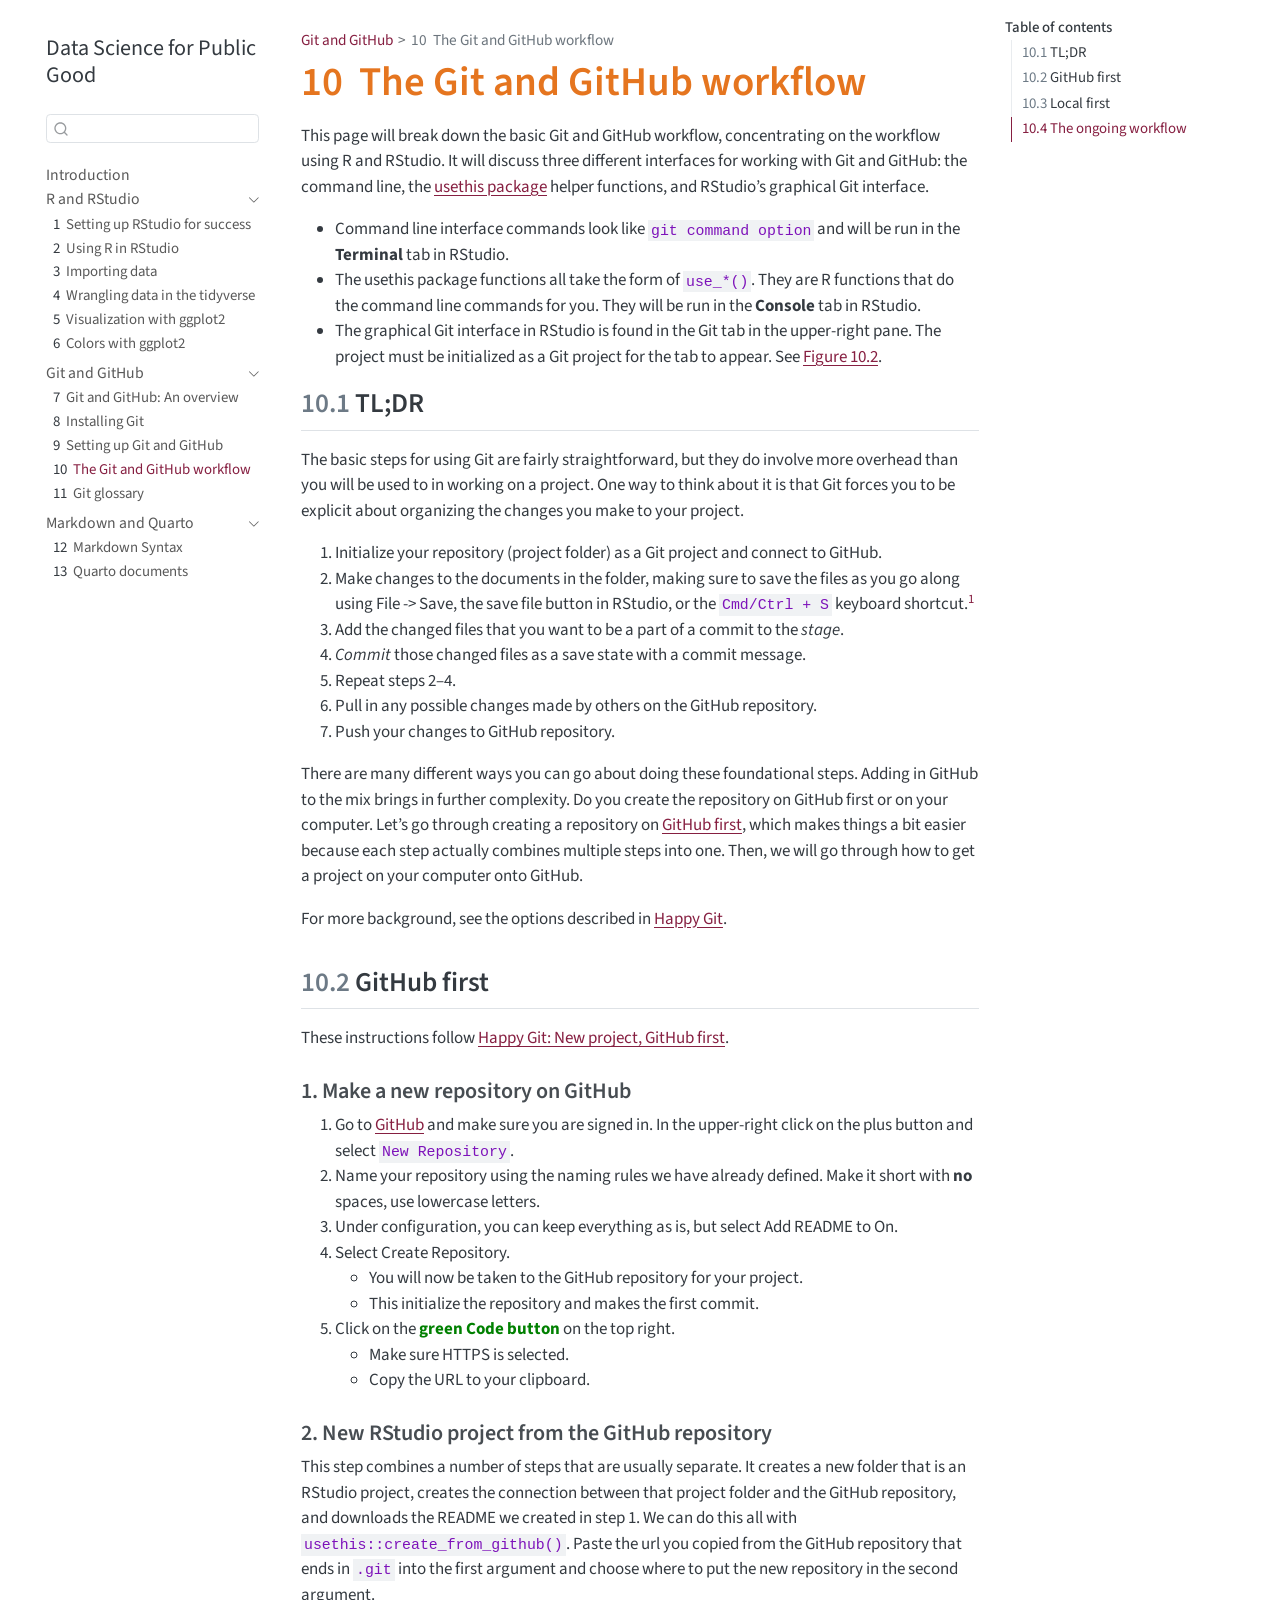
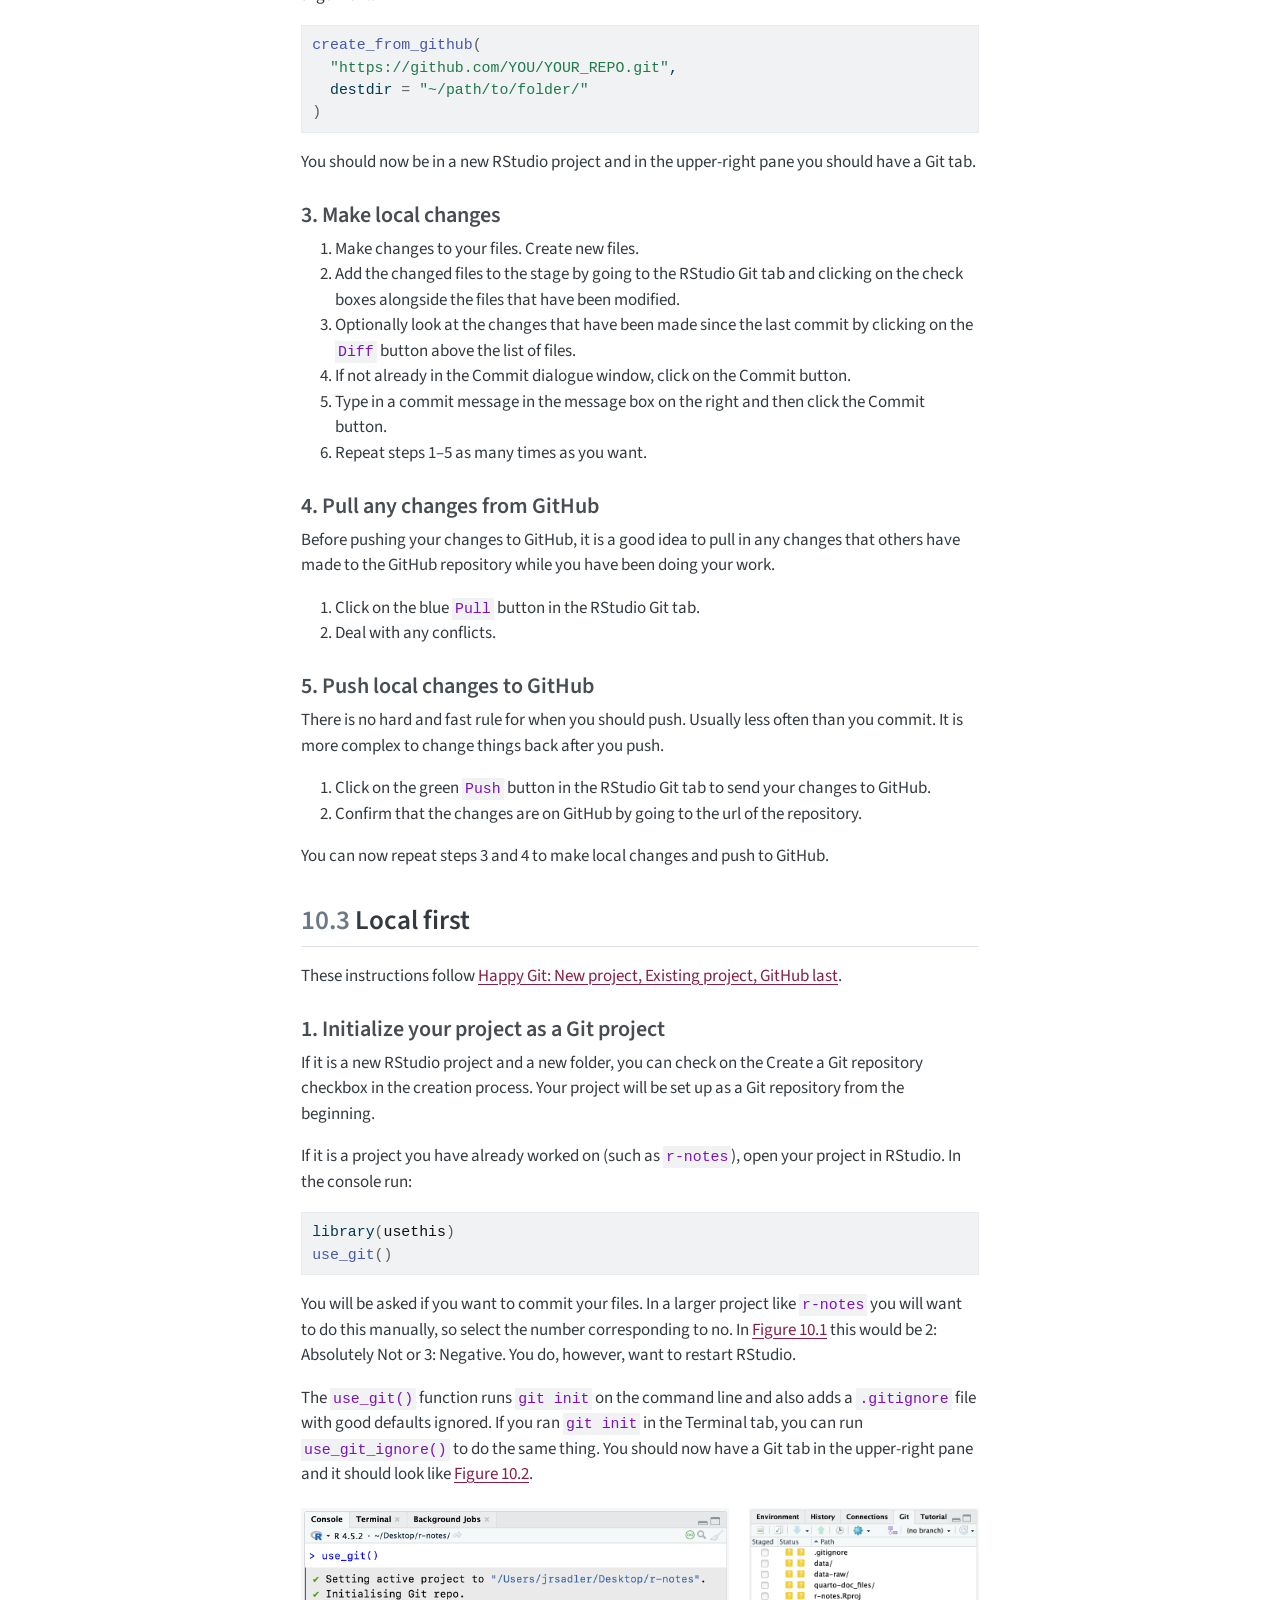
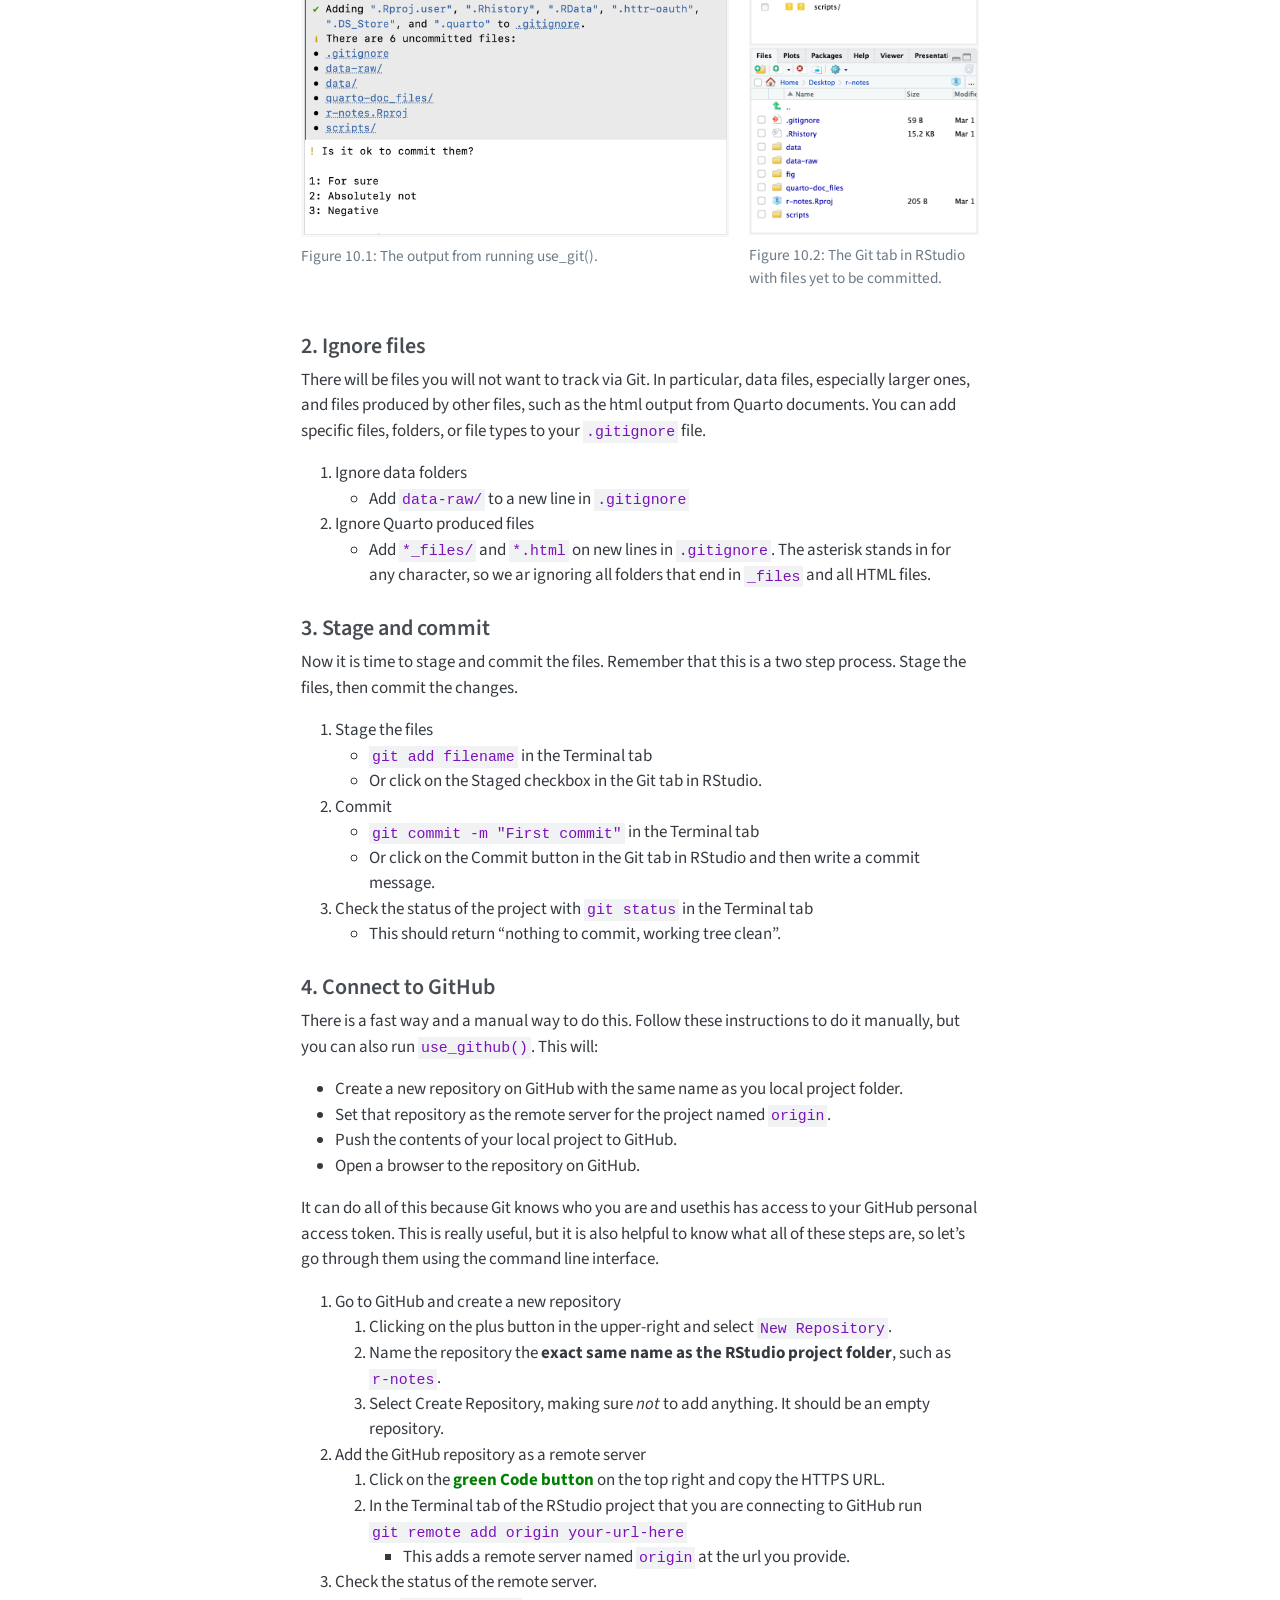
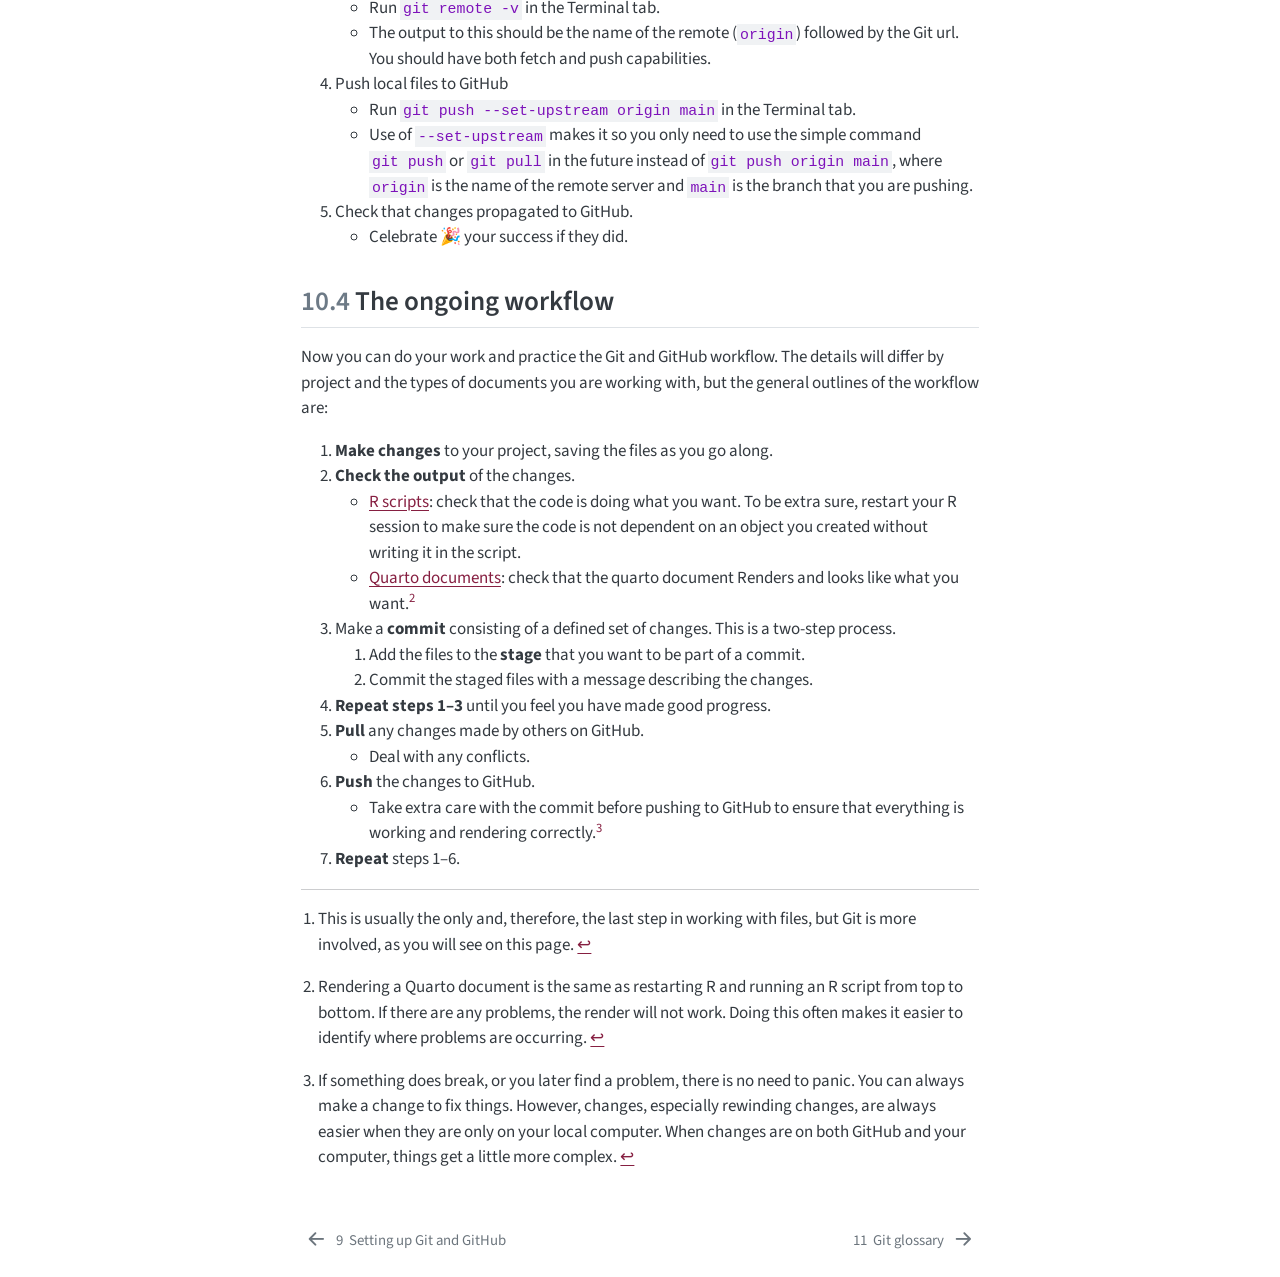
<file: git-workflow.html>
<!DOCTYPE html>
<html xmlns="http://www.w3.org/1999/xhtml" lang="en" xml:lang="en"><head>
<meta http-equiv="Content-Type" content="text/html; charset=UTF-8">
<meta charset="utf-8">
<meta name="generator" content="quarto-1.9.36">
<meta name="viewport" content="width=device-width, initial-scale=1.0, user-scalable=yes">
<title>10&nbsp; The Git and GitHub workflow – Data Science for Public Good</title>
<style>
/* Default styles provided by pandoc.
** See https://pandoc.org/MANUAL.html#variables-for-html for config info.
*/
code{white-space: pre-wrap;}
span.smallcaps{font-variant: small-caps;}
div.columns{display: flex; gap: min(4vw, 1.5em);}
div.column{flex: auto; overflow-x: auto;}
div.hanging-indent{margin-left: 1.5em; text-indent: -1.5em;}
ul.task-list{list-style: none;}
ul.task-list li input[type="checkbox"] {
  width: 0.8em;
  margin: 0 0.8em 0.2em -1em; /* quarto-specific, see https://github.com/quarto-dev/quarto-cli/issues/4556 */ 
  vertical-align: middle;
}
/* CSS for syntax highlighting */
html { -webkit-text-size-adjust: 100%; }
pre > code.sourceCode { white-space: pre; position: relative; }
pre > code.sourceCode > span { display: inline-block; line-height: 1.25; }
pre > code.sourceCode > span:empty { height: 1.2em; }
.sourceCode { overflow: visible; }
code.sourceCode > span { color: inherit; text-decoration: inherit; }
div.sourceCode { margin: 1em 0; }
pre.sourceCode { margin: 0; }
@media screen {
div.sourceCode { overflow: auto; }
}
@media print {
pre > code.sourceCode { white-space: pre-wrap; }
pre > code.sourceCode > span { text-indent: -5em; padding-left: 5em; }
}
pre.numberSource code
  { counter-reset: source-line 0; }
pre.numberSource code > span
  { position: relative; left: -4em; counter-increment: source-line; }
pre.numberSource code > span > a:first-child::before
  { content: counter(source-line);
    position: relative; left: -1em; text-align: right; vertical-align: baseline;
    border: none; display: inline-block;
    -webkit-touch-callout: none; -webkit-user-select: none;
    -khtml-user-select: none; -moz-user-select: none;
    -ms-user-select: none; user-select: none;
    padding: 0 4px; width: 4em;
  }
pre.numberSource { margin-left: 3em;  padding-left: 4px; }
div.sourceCode
  {   }
@media screen {
pre > code.sourceCode > span > a:first-child::before { text-decoration: underline; }
}
</style>

<script src="site_libs/quarto-nav/quarto-nav.js"></script>
<script src="site_libs/quarto-nav/headroom.min.js"></script>
<script src="site_libs/clipboard/clipboard.min.js"></script>
<script src="site_libs/quarto-search/autocomplete.umd.js"></script>
<script src="site_libs/quarto-search/fuse.min.js"></script>
<script src="site_libs/quarto-search/quarto-search.js"></script>
<meta name="quarto:offset" content="./">
<link href="./git-glossary.html" rel="next">
<link href="./git-setup.html" rel="prev">
<script src="site_libs/quarto-html/quarto.js" type="module"></script>
<script src="site_libs/quarto-html/tabsets/tabsets.js" type="module"></script>
<script src="site_libs/quarto-html/popper.min.js"></script>
<script src="site_libs/quarto-html/tippy.umd.min.js"></script>
<script src="site_libs/quarto-html/anchor.min.js"></script>
<link href="site_libs/quarto-html/tippy.css" rel="stylesheet">
<link href="site_libs/quarto-html/quarto-syntax-highlighting-845c23b38eaddc0f92fda52bfe77a8c8.css" rel="stylesheet" id="quarto-text-highlighting-styles">
<script src="site_libs/bootstrap/bootstrap.min.js"></script>
<link href="site_libs/bootstrap/bootstrap-icons.css" rel="stylesheet">
<link href="site_libs/bootstrap/bootstrap-7bffad5ec597a6be8e2440dc65fe4f2c.min.css" rel="stylesheet" append-hash="true" id="quarto-bootstrap" data-mode="light"><script id="quarto-search-options" type="application/json">{
  "location": "sidebar",
  "copy-button": false,
  "collapse-after": 3,
  "panel-placement": "start",
  "type": "textbox",
  "limit": 50,
  "keyboard-shortcut": [
    "f",
    "/",
    "s"
  ],
  "show-item-context": false,
  "language": {
    "search-no-results-text": "No results",
    "search-matching-documents-text": "matching documents",
    "search-copy-link-title": "Copy link to search",
    "search-hide-matches-text": "Hide additional matches",
    "search-more-match-text": "more match in this document",
    "search-more-matches-text": "more matches in this document",
    "search-clear-button-title": "Clear",
    "search-text-placeholder": "",
    "search-detached-cancel-button-title": "Cancel",
    "search-submit-button-title": "Submit",
    "search-label": "Search"
  }
}</script>
</head>
<body class="nav-sidebar floating quarto-light">

<div id="quarto-search-results"></div>
  <header id="quarto-header" class="headroom fixed-top"><nav class="quarto-secondary-nav"><div class="container-fluid d-flex">
      <button type="button" class="quarto-btn-toggle btn" data-bs-toggle="collapse" role="button" data-bs-target=".quarto-sidebar-collapse-item" aria-controls="quarto-sidebar" aria-expanded="false" aria-label="Toggle sidebar navigation" onclick="if (window.quartoToggleHeadroom) { window.quartoToggleHeadroom(); }">
        <i class="bi bi-layout-text-sidebar-reverse"></i>
      </button>
        <nav class="quarto-page-breadcrumbs" aria-label="breadcrumb"><ol class="breadcrumb"><li class="breadcrumb-item"><a href="./git-overview.html">Git and GitHub</a></li><li class="breadcrumb-item"><a href="./git-workflow.html"><span class="chapter-number">10</span>&nbsp; <span class="chapter-title">The Git and GitHub workflow</span></a></li></ol></nav>
        <a class="flex-grow-1" role="navigation" data-bs-toggle="collapse" data-bs-target=".quarto-sidebar-collapse-item" aria-controls="quarto-sidebar" aria-expanded="false" aria-label="Toggle sidebar navigation" onclick="if (window.quartoToggleHeadroom) { window.quartoToggleHeadroom(); }">      
        </a>
      <button type="button" class="btn quarto-search-button" aria-label="Search" onclick="window.quartoOpenSearch();">
        <i class="bi bi-search"></i>
      </button>
    </div>
  </nav></header><!-- content --><div id="quarto-content" class="quarto-container page-columns page-rows-contents page-layout-article">
<!-- sidebar -->
  <nav id="quarto-sidebar" class="sidebar collapse collapse-horizontal quarto-sidebar-collapse-item sidebar-navigation floating overflow-auto"><div class="pt-lg-2 mt-2 text-left sidebar-header">
    <div class="sidebar-title mb-0 py-0">
      <a href="./">Data Science for Public Good</a> 
    </div>
      </div>
        <div class="mt-2 flex-shrink-0 align-items-center">
        <div class="sidebar-search">
        <div id="quarto-search" class="" title="Search"></div>
        </div>
        </div>
    <div class="sidebar-menu-container"> 
    <ul class="list-unstyled mt-1">
<li class="sidebar-item">
  <div class="sidebar-item-container"> 
  <a href="./index.html" class="sidebar-item-text sidebar-link">
 <span class="menu-text">Introduction</span></a>
  </div>
</li>
        <li class="sidebar-item sidebar-item-section">
      <div class="sidebar-item-container"> 
            <a class="sidebar-item-text sidebar-link text-start" data-bs-toggle="collapse" data-bs-target="#quarto-sidebar-section-1" role="navigation" aria-expanded="true">
 <span class="menu-text">R and RStudio</span></a>
          <a class="sidebar-item-toggle text-start" data-bs-toggle="collapse" data-bs-target="#quarto-sidebar-section-1" role="navigation" aria-expanded="true" aria-label="Toggle section">
            <i class="bi bi-chevron-right ms-2"></i>
          </a> 
      </div>
      <ul id="quarto-sidebar-section-1" class="collapse list-unstyled sidebar-section depth1 show">
<li class="sidebar-item">
  <div class="sidebar-item-container"> 
  <a href="./rstudio-setup.html" class="sidebar-item-text sidebar-link">
 <span class="menu-text"><span class="chapter-number">1</span>&nbsp; <span class="chapter-title">Setting up RStudio for success</span></span></a>
  </div>
</li>
          <li class="sidebar-item">
  <div class="sidebar-item-container"> 
  <a href="./rstudio-guide.html" class="sidebar-item-text sidebar-link">
 <span class="menu-text"><span class="chapter-number">2</span>&nbsp; <span class="chapter-title">Using R in RStudio</span></span></a>
  </div>
</li>
          <li class="sidebar-item">
  <div class="sidebar-item-container"> 
  <a href="./importing.html" class="sidebar-item-text sidebar-link">
 <span class="menu-text"><span class="chapter-number">3</span>&nbsp; <span class="chapter-title">Importing data</span></span></a>
  </div>
</li>
          <li class="sidebar-item">
  <div class="sidebar-item-container"> 
  <a href="./wrangling.html" class="sidebar-item-text sidebar-link">
 <span class="menu-text"><span class="chapter-number">4</span>&nbsp; <span class="chapter-title">Wrangling data in the tidyverse</span></span></a>
  </div>
</li>
          <li class="sidebar-item">
  <div class="sidebar-item-container"> 
  <a href="./ggplot2.html" class="sidebar-item-text sidebar-link">
 <span class="menu-text"><span class="chapter-number">5</span>&nbsp; <span class="chapter-title">Visualization with ggplot2</span></span></a>
  </div>
</li>
          <li class="sidebar-item">
  <div class="sidebar-item-container"> 
  <a href="./ggplot2-color.html" class="sidebar-item-text sidebar-link">
 <span class="menu-text"><span class="chapter-number">6</span>&nbsp; <span class="chapter-title">Colors with ggplot2</span></span></a>
  </div>
</li>
      </ul>
</li>
        <li class="sidebar-item sidebar-item-section">
      <div class="sidebar-item-container"> 
            <a class="sidebar-item-text sidebar-link text-start" data-bs-toggle="collapse" data-bs-target="#quarto-sidebar-section-2" role="navigation" aria-expanded="true">
 <span class="menu-text">Git and GitHub</span></a>
          <a class="sidebar-item-toggle text-start" data-bs-toggle="collapse" data-bs-target="#quarto-sidebar-section-2" role="navigation" aria-expanded="true" aria-label="Toggle section">
            <i class="bi bi-chevron-right ms-2"></i>
          </a> 
      </div>
      <ul id="quarto-sidebar-section-2" class="collapse list-unstyled sidebar-section depth1 show">
<li class="sidebar-item">
  <div class="sidebar-item-container"> 
  <a href="./git-overview.html" class="sidebar-item-text sidebar-link">
 <span class="menu-text"><span class="chapter-number">7</span>&nbsp; <span class="chapter-title">Git and GitHub: An overview</span></span></a>
  </div>
</li>
          <li class="sidebar-item">
  <div class="sidebar-item-container"> 
  <a href="./git-install.html" class="sidebar-item-text sidebar-link">
 <span class="menu-text"><span class="chapter-number">8</span>&nbsp; <span class="chapter-title">Installing Git</span></span></a>
  </div>
</li>
          <li class="sidebar-item">
  <div class="sidebar-item-container"> 
  <a href="./git-setup.html" class="sidebar-item-text sidebar-link">
 <span class="menu-text"><span class="chapter-number">9</span>&nbsp; <span class="chapter-title">Setting up Git and GitHub</span></span></a>
  </div>
</li>
          <li class="sidebar-item">
  <div class="sidebar-item-container"> 
  <a href="./git-workflow.html" class="sidebar-item-text sidebar-link active">
 <span class="menu-text"><span class="chapter-number">10</span>&nbsp; <span class="chapter-title">The Git and GitHub workflow</span></span></a>
  </div>
</li>
          <li class="sidebar-item">
  <div class="sidebar-item-container"> 
  <a href="./git-glossary.html" class="sidebar-item-text sidebar-link">
 <span class="menu-text"><span class="chapter-number">11</span>&nbsp; <span class="chapter-title">Git glossary</span></span></a>
  </div>
</li>
      </ul>
</li>
        <li class="sidebar-item sidebar-item-section">
      <div class="sidebar-item-container"> 
            <a class="sidebar-item-text sidebar-link text-start" data-bs-toggle="collapse" data-bs-target="#quarto-sidebar-section-3" role="navigation" aria-expanded="true">
 <span class="menu-text">Markdown and Quarto</span></a>
          <a class="sidebar-item-toggle text-start" data-bs-toggle="collapse" data-bs-target="#quarto-sidebar-section-3" role="navigation" aria-expanded="true" aria-label="Toggle section">
            <i class="bi bi-chevron-right ms-2"></i>
          </a> 
      </div>
      <ul id="quarto-sidebar-section-3" class="collapse list-unstyled sidebar-section depth1 show">
<li class="sidebar-item">
  <div class="sidebar-item-container"> 
  <a href="./markdown-syntax.html" class="sidebar-item-text sidebar-link">
 <span class="menu-text"><span class="chapter-number">12</span>&nbsp; <span class="chapter-title">Markdown Syntax</span></span></a>
  </div>
</li>
          <li class="sidebar-item">
  <div class="sidebar-item-container"> 
  <a href="./quarto-docs.html" class="sidebar-item-text sidebar-link">
 <span class="menu-text"><span class="chapter-number">13</span>&nbsp; <span class="chapter-title">Quarto documents</span></span></a>
  </div>
</li>
      </ul>
</li>
    </ul>
</div>
</nav><div id="quarto-sidebar-glass" class="quarto-sidebar-collapse-item" data-bs-toggle="collapse" data-bs-target=".quarto-sidebar-collapse-item"></div>
<!-- margin-sidebar -->
    <div id="quarto-margin-sidebar" class="sidebar margin-sidebar">
        <nav id="TOC" role="doc-toc" class="toc-active"><h2 id="toc-title">Table of contents</h2>
   
  <ul>
<li><a href="#tldr" id="toc-tldr" class="nav-link active" data-scroll-target="#tldr"><span class="header-section-number">10.1</span> TL;DR</a></li>
  <li>
<a href="#github-first" id="toc-github-first" class="nav-link" data-scroll-target="#github-first"><span class="header-section-number">10.2</span> GitHub first</a>
  <ul class="collapse">
<li><a href="#make-a-new-repository-on-github" id="toc-make-a-new-repository-on-github" class="nav-link" data-scroll-target="#make-a-new-repository-on-github">1. Make a new repository on GitHub</a></li>
  <li><a href="#new-rstudio-project-from-the-github-repository" id="toc-new-rstudio-project-from-the-github-repository" class="nav-link" data-scroll-target="#new-rstudio-project-from-the-github-repository">2. New RStudio project from the GitHub repository</a></li>
  <li><a href="#make-local-changes" id="toc-make-local-changes" class="nav-link" data-scroll-target="#make-local-changes">3. Make local changes</a></li>
  <li><a href="#pull-any-changes-from-github" id="toc-pull-any-changes-from-github" class="nav-link" data-scroll-target="#pull-any-changes-from-github">4. Pull any changes from GitHub</a></li>
  <li><a href="#push-local-changes-to-github" id="toc-push-local-changes-to-github" class="nav-link" data-scroll-target="#push-local-changes-to-github">5. Push local changes to GitHub</a></li>
  </ul>
</li>
  <li>
<a href="#local-first" id="toc-local-first" class="nav-link" data-scroll-target="#local-first"><span class="header-section-number">10.3</span> Local first</a>
  <ul class="collapse">
<li><a href="#initialize-your-project-as-a-git-project" id="toc-initialize-your-project-as-a-git-project" class="nav-link" data-scroll-target="#initialize-your-project-as-a-git-project">1. Initialize your project as a Git project</a></li>
  <li><a href="#ignore-files" id="toc-ignore-files" class="nav-link" data-scroll-target="#ignore-files">2. Ignore files</a></li>
  <li><a href="#stage-and-commit" id="toc-stage-and-commit" class="nav-link" data-scroll-target="#stage-and-commit">3. Stage and commit</a></li>
  <li><a href="#connect-to-github" id="toc-connect-to-github" class="nav-link" data-scroll-target="#connect-to-github">4. Connect to GitHub</a></li>
  </ul>
</li>
  <li><a href="#the-ongoing-workflow" id="toc-the-ongoing-workflow" class="nav-link" data-scroll-target="#the-ongoing-workflow"><span class="header-section-number">10.4</span> The ongoing workflow</a></li>
  </ul></nav>
    </div>
<!-- main -->
<main class="content" id="quarto-document-content"><header id="title-block-header" class="quarto-title-block default"><nav class="quarto-page-breadcrumbs quarto-title-breadcrumbs d-none d-lg-block" aria-label="breadcrumb"><ol class="breadcrumb"><li class="breadcrumb-item"><a href="./git-overview.html">Git and GitHub</a></li><li class="breadcrumb-item"><a href="./git-workflow.html"><span class="chapter-number">10</span>&nbsp; <span class="chapter-title">The Git and GitHub workflow</span></a></li></ol></nav><div class="quarto-title">
<h1 class="title">
<span class="chapter-number">10</span>&nbsp; <span class="chapter-title">The Git and GitHub workflow</span>
</h1>
</div>



<div class="quarto-title-meta">

    
  
    
  </div>
  


</header><p>This page will break down the basic Git and GitHub workflow, concentrating on the workflow using R and RStudio. It will discuss three different interfaces for working with Git and GitHub: the command line, the <a href="https://usethis.r-lib.org/reference/index.html#git-and-github">usethis package</a> helper functions, and RStudio’s graphical Git interface.</p>
<ul>
<li>Command line interface commands look like <code>git command option</code> and will be run in the <strong>Terminal</strong> tab in RStudio.</li>
<li>The usethis package functions all take the form of <code>use_*()</code>. They are R functions that do the command line commands for you. They will be run in the <strong>Console</strong> tab in RStudio.</li>
<li>The graphical Git interface in RStudio is found in the Git tab in the upper-right pane. The project must be initialized as a Git project for the tab to appear. See <a href="#fig-git-pane" class="quarto-xref">Figure&nbsp;<span>10.2</span></a>.</li>
</ul>
<section id="tldr" class="level2" data-number="10.1"><h2 data-number="10.1" class="anchored" data-anchor-id="tldr">
<span class="header-section-number">10.1</span> TL;DR</h2>
<p>The basic steps for using Git are fairly straightforward, but they do involve more overhead than you will be used to in working on a project. One way to think about it is that Git forces you to be explicit about organizing the changes you make to your project.</p>
<ol type="1">
<li>Initialize your repository (project folder) as a Git project and connect to GitHub.</li>
<li>Make changes to the documents in the folder, making sure to save the files as you go along using File -&gt; Save, the save file button in RStudio, or the <code>Cmd/Ctrl + S</code> keyboard shortcut.<a href="#fn1" class="footnote-ref" id="fnref1" role="doc-noteref"><sup>1</sup></a>
</li>
<li>Add the changed files that you want to be a part of a commit to the <em>stage</em>.</li>
<li>
<em>Commit</em> those changed files as a save state with a commit message.</li>
<li>Repeat steps 2–4.</li>
<li>Pull in any possible changes made by others on the GitHub repository.</li>
<li>Push your changes to GitHub repository.</li>
</ol>
<p>There are many different ways you can go about doing these foundational steps. Adding in GitHub to the mix brings in further complexity. Do you create the repository on GitHub first or on your computer. Let’s go through creating a repository on <a href="#github-first">GitHub first</a>, which makes things a bit easier because each step actually combines multiple steps into one. Then, we will go through how to get a project on your computer onto GitHub.</p>
<p>For more background, see the options described in <a href="https://happygitwithr.com/usage-intro">Happy Git</a>.</p>
</section><section id="github-first" class="level2" data-number="10.2"><h2 data-number="10.2" class="anchored" data-anchor-id="github-first">
<span class="header-section-number">10.2</span> GitHub first</h2>
<p>These instructions follow <a href="https://happygitwithr.com/new-github-first">Happy Git: New project, GitHub first</a>.</p>
<section id="make-a-new-repository-on-github" class="level3"><h3 class="anchored" data-anchor-id="make-a-new-repository-on-github">1. Make a new repository on GitHub</h3>
<ol type="1">
<li>Go to <a href="https://github.com">GitHub</a> and make sure you are signed in. In the upper-right click on the plus button and select <code>New Repository</code>.</li>
<li>Name your repository using the naming rules we have already defined. Make it short with <strong>no</strong> spaces, use lowercase letters.</li>
<li>Under configuration, you can keep everything as is, but select Add README to On.</li>
<li>Select Create Repository.
<ul>
<li>You will now be taken to the GitHub repository for your project.</li>
<li>This initialize the repository and makes the first commit.</li>
</ul>
</li>
<li>Click on the <span style="color:green"><strong>green Code button</strong></span> on the top right.
<ul>
<li>Make sure HTTPS is selected.</li>
<li>Copy the URL to your clipboard.</li>
</ul>
</li>
</ol></section><section id="new-rstudio-project-from-the-github-repository" class="level3"><h3 class="anchored" data-anchor-id="new-rstudio-project-from-the-github-repository">2. New RStudio project from the GitHub repository</h3>
<p>This step combines a number of steps that are usually separate. It creates a new folder that is an RStudio project, creates the connection between that project folder and the GitHub repository, and downloads the README we created in step 1. We can do this all with <code><a href="https://usethis.r-lib.org/reference/create_from_github.html">usethis::create_from_github()</a></code>. Paste the url you copied from the GitHub repository that ends in <code>.git</code> into the first argument and choose where to put the new repository in the second argument.</p>
<div class="code-copy-outer-scaffold"><div class="sourceCode" id="cb1"><pre class="downlit sourceCode r code-with-copy"><code class="sourceCode R"><span><span class="fu">create_from_github</span><span class="op">(</span></span>
<span>  <span class="st">"https://github.com/YOU/YOUR_REPO.git"</span>,</span>
<span>  destdir <span class="op">=</span> <span class="st">"~/path/to/folder/"</span></span>
<span><span class="op">)</span></span></code></pre></div><button title="Copy to Clipboard" class="code-copy-button"><i class="bi"></i></button></div>
<p>You should now be in a new RStudio project and in the upper-right pane you should have a Git tab.</p>
</section><section id="make-local-changes" class="level3"><h3 class="anchored" data-anchor-id="make-local-changes">3. Make local changes</h3>
<ol type="1">
<li>Make changes to your files. Create new files.</li>
<li>Add the changed files to the stage by going to the RStudio Git tab and clicking on the check boxes alongside the files that have been modified.</li>
<li>Optionally look at the changes that have been made since the last commit by clicking on the <code>Diff</code> button above the list of files.</li>
<li>If not already in the Commit dialogue window, click on the Commit button.</li>
<li>Type in a commit message in the message box on the right and then click the Commit button.</li>
<li>Repeat steps 1–5 as many times as you want.</li>
</ol></section><section id="pull-any-changes-from-github" class="level3"><h3 class="anchored" data-anchor-id="pull-any-changes-from-github">4. Pull any changes from GitHub</h3>
<p>Before pushing your changes to GitHub, it is a good idea to pull in any changes that others have made to the GitHub repository while you have been doing your work.</p>
<ol type="1">
<li>Click on the blue <code>Pull</code> button in the RStudio Git tab.</li>
<li>Deal with any conflicts.</li>
</ol></section><section id="push-local-changes-to-github" class="level3"><h3 class="anchored" data-anchor-id="push-local-changes-to-github">5. Push local changes to GitHub</h3>
<p>There is no hard and fast rule for when you should push. Usually less often than you commit. It is more complex to change things back after you push.</p>
<ol type="1">
<li>Click on the green <code>Push</code> button in the RStudio Git tab to send your changes to GitHub.</li>
<li>Confirm that the changes are on GitHub by going to the url of the repository.</li>
</ol>
<p>You can now repeat steps 3 and 4 to make local changes and push to GitHub.</p>
</section></section><section id="local-first" class="level2" data-number="10.3"><h2 data-number="10.3" class="anchored" data-anchor-id="local-first">
<span class="header-section-number">10.3</span> Local first</h2>
<p>These instructions follow <a href="https://happygitwithr.com/new-github-first">Happy Git: New project, Existing project, GitHub last</a>.</p>
<section id="initialize-your-project-as-a-git-project" class="level3"><h3 class="anchored" data-anchor-id="initialize-your-project-as-a-git-project">1. Initialize your project as a Git project</h3>
<p>If it is a new RStudio project and a new folder, you can check on the Create a Git repository checkbox in the creation process. Your project will be set up as a Git repository from the beginning.</p>
<p>If it is a project you have already worked on (such as <code>r-notes</code>), open your project in RStudio. In the console run:</p>
<div class="cell">
<div class="code-copy-outer-scaffold"><div class="sourceCode" id="cb2"><pre class="downlit sourceCode r code-with-copy"><code class="sourceCode R"><span><span class="kw"><a href="https://rdrr.io/r/base/library.html">library</a></span><span class="op">(</span><span class="va"><a href="https://usethis.r-lib.org">usethis</a></span><span class="op">)</span></span>
<span><span class="fu"><a href="https://usethis.r-lib.org/reference/use_git.html">use_git</a></span><span class="op">(</span><span class="op">)</span></span></code></pre></div><button title="Copy to Clipboard" class="code-copy-button"><i class="bi"></i></button></div>
</div>
<p>You will be asked if you want to commit your files. In a larger project like <code>r-notes</code> you will want to do this manually, so select the number corresponding to no. In <a href="#fig-use-git" class="quarto-xref">Figure&nbsp;<span>10.1</span></a> this would be 2: Absolutely Not or 3: Negative. You do, however, want to restart RStudio.</p>
<p>The <code><a href="https://usethis.r-lib.org/reference/use_git.html">use_git()</a></code> function runs <code>git init</code> on the command line and also adds a <code>.gitignore</code> file with good defaults ignored. If you ran <code>git init</code> in the Terminal tab, you can run <code><a href="https://usethis.r-lib.org/reference/use_git_ignore.html">use_git_ignore()</a></code> to do the same thing. You should now have a Git tab in the upper-right pane and it should look like <a href="#fig-git-pane" class="quarto-xref">Figure&nbsp;<span>10.2</span></a>.</p>
<div class="quarto-layout-panel" data-layout="[65,35]">
<div class="quarto-layout-row">
<div class="quarto-layout-cell" style="flex-basis: 65.0%;justify-content: flex-start;">
<div id="fig-use-git" class="quarto-float quarto-figure quarto-figure-center anchored" alt="A screen shot of the RStudio console after running use_git(). It shows options for what to do with uncommitted files. 1 is For sure, 2 is Absolutely not, and 3 is Negative.">
<figure class="quarto-float quarto-float-fig figure"><div aria-describedby="fig-use-git-caption-0ceaefa1-69ba-4598-a22c-09a6ac19f8ca">
<img src="files/img/use-git.png" class="img-fluid figure-img" alt="A screen shot of the RStudio console after running use_git(). It shows options for what to do with uncommitted files. 1 is For sure, 2 is Absolutely not, and 3 is Negative.">
</div>
<figcaption class="quarto-float-caption-bottom quarto-float-caption quarto-float-fig" id="fig-use-git-caption-0ceaefa1-69ba-4598-a22c-09a6ac19f8ca">
Figure&nbsp;10.1: The output from running use_git().
</figcaption></figure>
</div>
</div>
<div class="quarto-layout-cell" style="flex-basis: 35.0%;justify-content: flex-start;">
<div id="fig-git-pane" class="quarto-float quarto-figure quarto-figure-center anchored" alt="A screen shot of the RStudio Git and Files pane showing the state of things after initializing a project as a git repository.">
<figure class="quarto-float quarto-float-fig figure"><div aria-describedby="fig-git-pane-caption-0ceaefa1-69ba-4598-a22c-09a6ac19f8ca">
<img src="files/img/git-pane.png" class="img-fluid figure-img" alt="A screen shot of the RStudio Git and Files pane showing the state of things after initializing a project as a git repository.">
</div>
<figcaption class="quarto-float-caption-bottom quarto-float-caption quarto-float-fig" id="fig-git-pane-caption-0ceaefa1-69ba-4598-a22c-09a6ac19f8ca">
Figure&nbsp;10.2: The Git tab in RStudio with files yet to be committed.
</figcaption></figure>
</div>
</div>
</div>
</div>
</section><section id="ignore-files" class="level3"><h3 class="anchored" data-anchor-id="ignore-files">2. Ignore files</h3>
<p>There will be files you will not want to track via Git. In particular, data files, especially larger ones, and files produced by other files, such as the html output from Quarto documents. You can add specific files, folders, or file types to your <code>.gitignore</code> file.</p>
<ol type="1">
<li>Ignore data folders
<ul>
<li>Add <code>data-raw/</code> to a new line in <code>.gitignore</code>
</li>
</ul>
</li>
<li>Ignore Quarto produced files
<ul>
<li>Add <code>*_files/</code> and <code>*.html</code> on new lines in <code>.gitignore</code>. The asterisk stands in for any character, so we ar ignoring all folders that end in <code>_files</code> and all HTML files.</li>
</ul>
</li>
</ol></section><section id="stage-and-commit" class="level3"><h3 class="anchored" data-anchor-id="stage-and-commit">3. Stage and commit</h3>
<p>Now it is time to stage and commit the files. Remember that this is a two step process. Stage the files, then commit the changes.</p>
<ol type="1">
<li>Stage the files
<ul>
<li>
<code>git add filename</code> in the Terminal tab</li>
<li>Or click on the Staged checkbox in the Git tab in RStudio.</li>
</ul>
</li>
<li>Commit
<ul>
<li>
<code>git commit -m "First commit"</code> in the Terminal tab</li>
<li>Or click on the Commit button in the Git tab in RStudio and then write a commit message.</li>
</ul>
</li>
<li>Check the status of the project with <code>git status</code> in the Terminal tab
<ul>
<li>This should return “nothing to commit, working tree clean”.</li>
</ul>
</li>
</ol></section><section id="connect-to-github" class="level3"><h3 class="anchored" data-anchor-id="connect-to-github">4. Connect to GitHub</h3>
<p>There is a fast way and a manual way to do this. Follow these instructions to do it manually, but you can also run <code><a href="https://usethis.r-lib.org/reference/use_github.html">use_github()</a></code>. This will:</p>
<ul>
<li>Create a new repository on GitHub with the same name as you local project folder.</li>
<li>Set that repository as the remote server for the project named <code>origin</code>.</li>
<li>Push the contents of your local project to GitHub.</li>
<li>Open a browser to the repository on GitHub.</li>
</ul>
<p>It can do all of this because Git knows who you are and usethis has access to your GitHub personal access token. This is really useful, but it is also helpful to know what all of these steps are, so let’s go through them using the command line interface.</p>
<ol type="1">
<li>Go to GitHub and create a new repository
<ol type="1">
<li>Clicking on the plus button in the upper-right and select <code>New Repository</code>.</li>
<li>Name the repository the <strong>exact same name as the RStudio project folder</strong>, such as <code>r-notes</code>.</li>
<li>Select Create Repository, making sure <em>not</em> to add anything. It should be an empty repository.</li>
</ol>
</li>
<li>Add the GitHub repository as a remote server
<ol type="1">
<li>Click on the <span style="color:green"><strong>green Code button</strong></span> on the top right and copy the HTTPS URL.</li>
<li>In the Terminal tab of the RStudio project that you are connecting to GitHub run <code>git remote add origin your-url-here</code>
<ul>
<li>This adds a remote server named <code>origin</code> at the url you provide.</li>
</ul>
</li>
</ol>
</li>
<li>Check the status of the remote server.
<ul>
<li>Run <code>git remote -v</code> in the Terminal tab.</li>
<li>The output to this should be the name of the remote (<code>origin</code>) followed by the Git url. You should have both fetch and push capabilities.</li>
</ul>
</li>
<li>Push local files to GitHub
<ul>
<li>Run <code>git push --set-upstream origin main</code> in the Terminal tab.</li>
<li>Use of <code>--set-upstream</code> makes it so you only need to use the simple command <code>git push</code> or <code>git pull</code> in the future instead of <code>git push origin main</code>, where <code>origin</code> is the name of the remote server and <code>main</code> is the branch that you are pushing.</li>
</ul>
</li>
<li>Check that changes propagated to GitHub.
<ul>
<li>Celebrate 🎉 your success if they did.</li>
</ul>
</li>
</ol></section></section><section id="the-ongoing-workflow" class="level2" data-number="10.4"><h2 data-number="10.4" class="anchored" data-anchor-id="the-ongoing-workflow">
<span class="header-section-number">10.4</span> The ongoing workflow</h2>
<p>Now you can do your work and practice the Git and GitHub workflow. The details will differ by project and the types of documents you are working with, but the general outlines of the workflow are:</p>
<ol type="1">
<li>
<strong>Make changes</strong> to your project, saving the files as you go along.</li>
<li>
<strong>Check the output</strong> of the changes.
<ul>
<li>
<a href="./rstudio-setup.html#scripts-and-reproducibility">R scripts</a>: check that the code is doing what you want. To be extra sure, restart your R session to make sure the code is not dependent on an object you created without writing it in the script.</li>
<li>
<a href="./quarto-docs.html">Quarto documents</a>: check that the quarto document Renders and looks like what you want.<a href="#fn2" class="footnote-ref" id="fnref2" role="doc-noteref"><sup>2</sup></a>
</li>
</ul>
</li>
<li>Make a <strong>commit</strong> consisting of a defined set of changes. This is a two-step process.
<ol type="1">
<li>Add the files to the <strong>stage</strong> that you want to be part of a commit.</li>
<li>Commit the staged files with a message describing the changes.</li>
</ol>
</li>
<li>
<strong>Repeat steps 1–3</strong> until you feel you have made good progress.</li>
<li>
<strong>Pull</strong> any changes made by others on GitHub.
<ul>
<li>Deal with any conflicts.</li>
</ul>
</li>
<li>
<strong>Push</strong> the changes to GitHub.
<ul>
<li>Take extra care with the commit before pushing to GitHub to ensure that everything is working and rendering correctly.<a href="#fn3" class="footnote-ref" id="fnref3" role="doc-noteref"><sup>3</sup></a>
</li>
</ul>
</li>
<li>
<strong>Repeat</strong> steps 1–6.</li>
</ol>


</section><section id="footnotes" class="footnotes footnotes-end-of-document" role="doc-endnotes"><hr>
<ol>
<li id="fn1"><p>This is usually the only and, therefore, the last step in working with files, but Git is more involved, as you will see on this page.<a href="#fnref1" class="footnote-back" role="doc-backlink">↩︎</a></p></li>
<li id="fn2"><p>Rendering a Quarto document is the same as restarting R and running an R script from top to bottom. If there are any problems, the render will not work. Doing this often makes it easier to identify where problems are occurring.<a href="#fnref2" class="footnote-back" role="doc-backlink">↩︎</a></p></li>
<li id="fn3"><p>If something does break, or you later find a problem, there is no need to panic. You can always make a change to fix things. However, changes, especially rewinding changes, are always easier when they are only on your local computer. When changes are on both GitHub and your computer, things get a little more complex.<a href="#fnref3" class="footnote-back" role="doc-backlink">↩︎</a></p></li>
</ol></section></main><!-- /main --><script id="quarto-html-after-body" type="application/javascript">
  window.document.addEventListener("DOMContentLoaded", function (event) {
    const icon = "";
    const anchorJS = new window.AnchorJS();
    anchorJS.options = {
      placement: 'right',
      icon: icon
    };
    anchorJS.add('.anchored');
    const isCodeAnnotation = (el) => {
      for (const clz of el.classList) {
        if (clz.startsWith('code-annotation-')) {                     
          return true;
        }
      }
      return false;
    }
    const onCopySuccess = function(e) {
      // button target
      const button = e.trigger;
      // don't keep focus
      button.blur();
      // flash "checked"
      button.classList.add('code-copy-button-checked');
      var currentTitle = button.getAttribute("title");
      button.setAttribute("title", "Copied!");
      let tooltip;
      if (window.bootstrap) {
        button.setAttribute("data-bs-toggle", "tooltip");
        button.setAttribute("data-bs-placement", "left");
        button.setAttribute("data-bs-title", "Copied!");
        tooltip = new bootstrap.Tooltip(button, 
          { trigger: "manual", 
            customClass: "code-copy-button-tooltip",
            offset: [0, -8]});
        tooltip.show();    
      }
      setTimeout(function() {
        if (tooltip) {
          tooltip.hide();
          button.removeAttribute("data-bs-title");
          button.removeAttribute("data-bs-toggle");
          button.removeAttribute("data-bs-placement");
        }
        button.setAttribute("title", currentTitle);
        button.classList.remove('code-copy-button-checked');
      }, 1000);
      // clear code selection
      e.clearSelection();
    }
    const getTextToCopy = function(trigger) {
      const outerScaffold = trigger.parentElement.cloneNode(true);
      const codeEl = outerScaffold.querySelector('code');
      for (const childEl of codeEl.children) {
        if (isCodeAnnotation(childEl)) {
          childEl.remove();
        }
      }
      return codeEl.innerText;
    }
    const clipboard = new window.ClipboardJS('.code-copy-button:not([data-in-quarto-modal])', {
      text: getTextToCopy
    });
    clipboard.on('success', onCopySuccess);
    if (window.document.getElementById('quarto-embedded-source-code-modal')) {
      const clipboardModal = new window.ClipboardJS('.code-copy-button[data-in-quarto-modal]', {
        text: getTextToCopy,
        container: window.document.getElementById('quarto-embedded-source-code-modal')
      });
      clipboardModal.on('success', onCopySuccess);
    }
      var localhostRegex = new RegExp(/^(?:http|https):\/\/localhost\:?[0-9]*\//);
      var mailtoRegex = new RegExp(/^mailto:/);
        var filterRegex = new RegExp('/' + window.location.host + '/');
      var isInternal = (href) => {
          return filterRegex.test(href) || localhostRegex.test(href) || mailtoRegex.test(href);
      }
      // Inspect non-navigation links and adorn them if external
     var links = window.document.querySelectorAll('a[href]:not(.nav-link):not(.navbar-brand):not(.toc-action):not(.sidebar-link):not(.sidebar-item-toggle):not(.pagination-link):not(.no-external):not([aria-hidden]):not(.dropdown-item):not(.quarto-navigation-tool):not(.about-link)');
      for (var i=0; i<links.length; i++) {
        const link = links[i];
        if (!isInternal(link.href)) {
          // undo the damage that might have been done by quarto-nav.js in the case of
          // links that we want to consider external
          if (link.dataset.originalHref !== undefined) {
            link.href = link.dataset.originalHref;
          }
        }
      }
    function tippyHover(el, contentFn, onTriggerFn, onUntriggerFn) {
      const config = {
        allowHTML: true,
        maxWidth: 500,
        delay: 100,
        arrow: false,
        appendTo: function(el) {
            return el.parentElement;
        },
        interactive: true,
        interactiveBorder: 10,
        theme: 'quarto',
        placement: 'bottom-start',
      };
      if (contentFn) {
        config.content = contentFn;
      }
      if (onTriggerFn) {
        config.onTrigger = onTriggerFn;
      }
      if (onUntriggerFn) {
        config.onUntrigger = onUntriggerFn;
      }
      window.tippy(el, config); 
    }
    const noterefs = window.document.querySelectorAll('a[role="doc-noteref"]');
    for (var i=0; i<noterefs.length; i++) {
      const ref = noterefs[i];
      tippyHover(ref, function() {
        // use id or data attribute instead here
        let href = ref.getAttribute('data-footnote-href') || ref.getAttribute('href');
        try { href = new URL(href).hash; } catch {}
        const id = href.replace(/^#\/?/, "");
        const note = window.document.getElementById(id);
        if (note) {
          return note.innerHTML;
        } else {
          return "";
        }
      });
    }
    const xrefs = window.document.querySelectorAll('a.quarto-xref');
    const processXRef = (id, note) => {
      // Strip column container classes
      const stripColumnClz = (el) => {
        el.classList.remove("page-full", "page-columns");
        if (el.children) {
          for (const child of el.children) {
            stripColumnClz(child);
          }
        }
      }
      stripColumnClz(note)
      if (id === null || id.startsWith('sec-')) {
        // Special case sections, only their first couple elements
        const container = document.createElement("div");
        if (note.children && note.children.length > 2) {
          container.appendChild(note.children[0].cloneNode(true));
          for (let i = 1; i < note.children.length; i++) {
            const child = note.children[i];
            if (child.tagName === "P" && child.innerText === "") {
              continue;
            } else {
              container.appendChild(child.cloneNode(true));
              break;
            }
          }
          if (window.Quarto?.typesetMath) {
            window.Quarto.typesetMath(container);
          }
          return container.innerHTML
        } else {
          if (window.Quarto?.typesetMath) {
            window.Quarto.typesetMath(note);
          }
          return note.innerHTML;
        }
      } else {
        // Remove any anchor links if they are present
        const anchorLink = note.querySelector('a.anchorjs-link');
        if (anchorLink) {
          anchorLink.remove();
        }
        if (window.Quarto?.typesetMath) {
          window.Quarto.typesetMath(note);
        }
        if (note.classList.contains("callout")) {
          return note.outerHTML;
        } else {
          return note.innerHTML;
        }
      }
    }
    for (var i=0; i<xrefs.length; i++) {
      const xref = xrefs[i];
      tippyHover(xref, undefined, function(instance) {
        instance.disable();
        let url = xref.getAttribute('href');
        let hash = undefined; 
        if (url.startsWith('#')) {
          hash = url;
        } else {
          try { hash = new URL(url).hash; } catch {}
        }
        if (hash) {
          const id = hash.replace(/^#\/?/, "");
          const note = window.document.getElementById(id);
          if (note !== null) {
            try {
              const html = processXRef(id, note.cloneNode(true));
              instance.setContent(html);
            } finally {
              instance.enable();
              instance.show();
            }
          } else {
            // See if we can fetch this
            fetch(url.split('#')[0])
            .then(res => res.text())
            .then(html => {
              const parser = new DOMParser();
              const htmlDoc = parser.parseFromString(html, "text/html");
              const note = htmlDoc.getElementById(id);
              if (note !== null) {
                const html = processXRef(id, note);
                instance.setContent(html);
              } 
            }).finally(() => {
              instance.enable();
              instance.show();
            });
          }
        } else {
          // See if we can fetch a full url (with no hash to target)
          // This is a special case and we should probably do some content thinning / targeting
          fetch(url)
          .then(res => res.text())
          .then(html => {
            const parser = new DOMParser();
            const htmlDoc = parser.parseFromString(html, "text/html");
            const note = htmlDoc.querySelector('main.content');
            if (note !== null) {
              // This should only happen for chapter cross references
              // (since there is no id in the URL)
              // remove the first header
              if (note.children.length > 0 && note.children[0].tagName === "HEADER") {
                note.children[0].remove();
              }
              const html = processXRef(null, note);
              instance.setContent(html);
            } 
          }).finally(() => {
            instance.enable();
            instance.show();
          });
        }
      }, function(instance) {
      });
    }
        let selectedAnnoteEl;
        const selectorForAnnotation = ( cell, annotation) => {
          let cellAttr = 'data-code-cell="' + cell + '"';
          let lineAttr = 'data-code-annotation="' +  annotation + '"';
          const selector = 'span[' + cellAttr + '][' + lineAttr + ']';
          return selector;
        }
        const selectCodeLines = (annoteEl) => {
          const doc = window.document;
          const targetCell = annoteEl.getAttribute("data-target-cell");
          const targetAnnotation = annoteEl.getAttribute("data-target-annotation");
          const annoteSpan = window.document.querySelector(selectorForAnnotation(targetCell, targetAnnotation));
          const lines = annoteSpan.getAttribute("data-code-lines").split(",");
          const lineIds = lines.map((line) => {
            return targetCell + "-" + line;
          })
          let top = null;
          let height = null;
          let parent = null;
          if (lineIds.length > 0) {
              //compute the position of the single el (top and bottom and make a div)
              const el = window.document.getElementById(lineIds[0]);
              top = el.offsetTop;
              height = el.offsetHeight;
              parent = el.parentElement.parentElement;
            if (lineIds.length > 1) {
              const lastEl = window.document.getElementById(lineIds[lineIds.length - 1]);
              const bottom = lastEl.offsetTop + lastEl.offsetHeight;
              height = bottom - top;
            }
            if (top !== null && height !== null && parent !== null) {
              // cook up a div (if necessary) and position it 
              let div = window.document.getElementById("code-annotation-line-highlight");
              if (div === null) {
                div = window.document.createElement("div");
                div.setAttribute("id", "code-annotation-line-highlight");
                div.style.position = 'absolute';
                parent.appendChild(div);
              }
              div.style.top = top - 2 + "px";
              div.style.height = height + 4 + "px";
              div.style.left = 0;
              let gutterDiv = window.document.getElementById("code-annotation-line-highlight-gutter");
              if (gutterDiv === null) {
                gutterDiv = window.document.createElement("div");
                gutterDiv.setAttribute("id", "code-annotation-line-highlight-gutter");
                gutterDiv.style.position = 'absolute';
                const codeCell = window.document.getElementById(targetCell);
                const gutter = codeCell.querySelector('.code-annotation-gutter');
                gutter.appendChild(gutterDiv);
              }
              gutterDiv.style.top = top - 2 + "px";
              gutterDiv.style.height = height + 4 + "px";
            }
            selectedAnnoteEl = annoteEl;
          }
        };
        const unselectCodeLines = () => {
          const elementsIds = ["code-annotation-line-highlight", "code-annotation-line-highlight-gutter"];
          elementsIds.forEach((elId) => {
            const div = window.document.getElementById(elId);
            if (div) {
              div.remove();
            }
          });
          selectedAnnoteEl = undefined;
        };
          // Handle positioning of the toggle
      window.addEventListener(
        "resize",
        throttle(() => {
          elRect = undefined;
          if (selectedAnnoteEl) {
            selectCodeLines(selectedAnnoteEl);
          }
        }, 10)
      );
      function throttle(fn, ms) {
      let throttle = false;
      let timer;
        return (...args) => {
          if(!throttle) { // first call gets through
              fn.apply(this, args);
              throttle = true;
          } else { // all the others get throttled
              if(timer) clearTimeout(timer); // cancel #2
              timer = setTimeout(() => {
                fn.apply(this, args);
                timer = throttle = false;
              }, ms);
          }
        };
      }
        // Attach click handler to the DT
        const annoteDls = window.document.querySelectorAll('dt[data-target-cell]');
        for (const annoteDlNode of annoteDls) {
          annoteDlNode.addEventListener('click', (event) => {
            const clickedEl = event.target;
            if (clickedEl !== selectedAnnoteEl) {
              unselectCodeLines();
              const activeEl = window.document.querySelector('dt[data-target-cell].code-annotation-active');
              if (activeEl) {
                activeEl.classList.remove('code-annotation-active');
              }
              selectCodeLines(clickedEl);
              clickedEl.classList.add('code-annotation-active');
            } else {
              // Unselect the line
              unselectCodeLines();
              clickedEl.classList.remove('code-annotation-active');
            }
          });
        }
    const findCites = (el) => {
      const parentEl = el.parentElement;
      if (parentEl) {
        const cites = parentEl.dataset.cites;
        if (cites) {
          return {
            el,
            cites: cites.split(' ')
          };
        } else {
          return findCites(el.parentElement)
        }
      } else {
        return undefined;
      }
    };
    var bibliorefs = window.document.querySelectorAll('a[role="doc-biblioref"]');
    for (var i=0; i<bibliorefs.length; i++) {
      const ref = bibliorefs[i];
      const citeInfo = findCites(ref);
      if (citeInfo) {
        tippyHover(citeInfo.el, function() {
          var popup = window.document.createElement('div');
          citeInfo.cites.forEach(function(cite) {
            var citeDiv = window.document.createElement('div');
            citeDiv.classList.add('hanging-indent');
            citeDiv.classList.add('csl-entry');
            var biblioDiv = window.document.getElementById('ref-' + cite);
            if (biblioDiv) {
              citeDiv.innerHTML = biblioDiv.innerHTML;
            }
            popup.appendChild(citeDiv);
          });
          return popup.innerHTML;
        });
      }
    }
  });
  </script><nav class="page-navigation"><div class="nav-page nav-page-previous">
      <a href="./git-setup.html" class="pagination-link" aria-label="Setting up Git and GitHub">
        <i class="bi bi-arrow-left-short"></i> <span class="nav-page-text"><span class="chapter-number">9</span>&nbsp; <span class="chapter-title">Setting up Git and GitHub</span></span>
      </a>          
  </div>
  <div class="nav-page nav-page-next">
      <a href="./git-glossary.html" class="pagination-link" aria-label="Git glossary">
        <span class="nav-page-text"><span class="chapter-number">11</span>&nbsp; <span class="chapter-title">Git glossary</span></span> <i class="bi bi-arrow-right-short"></i>
      </a>
  </div>
</nav>
</div> <!-- /content -->



</body></html>
</file>
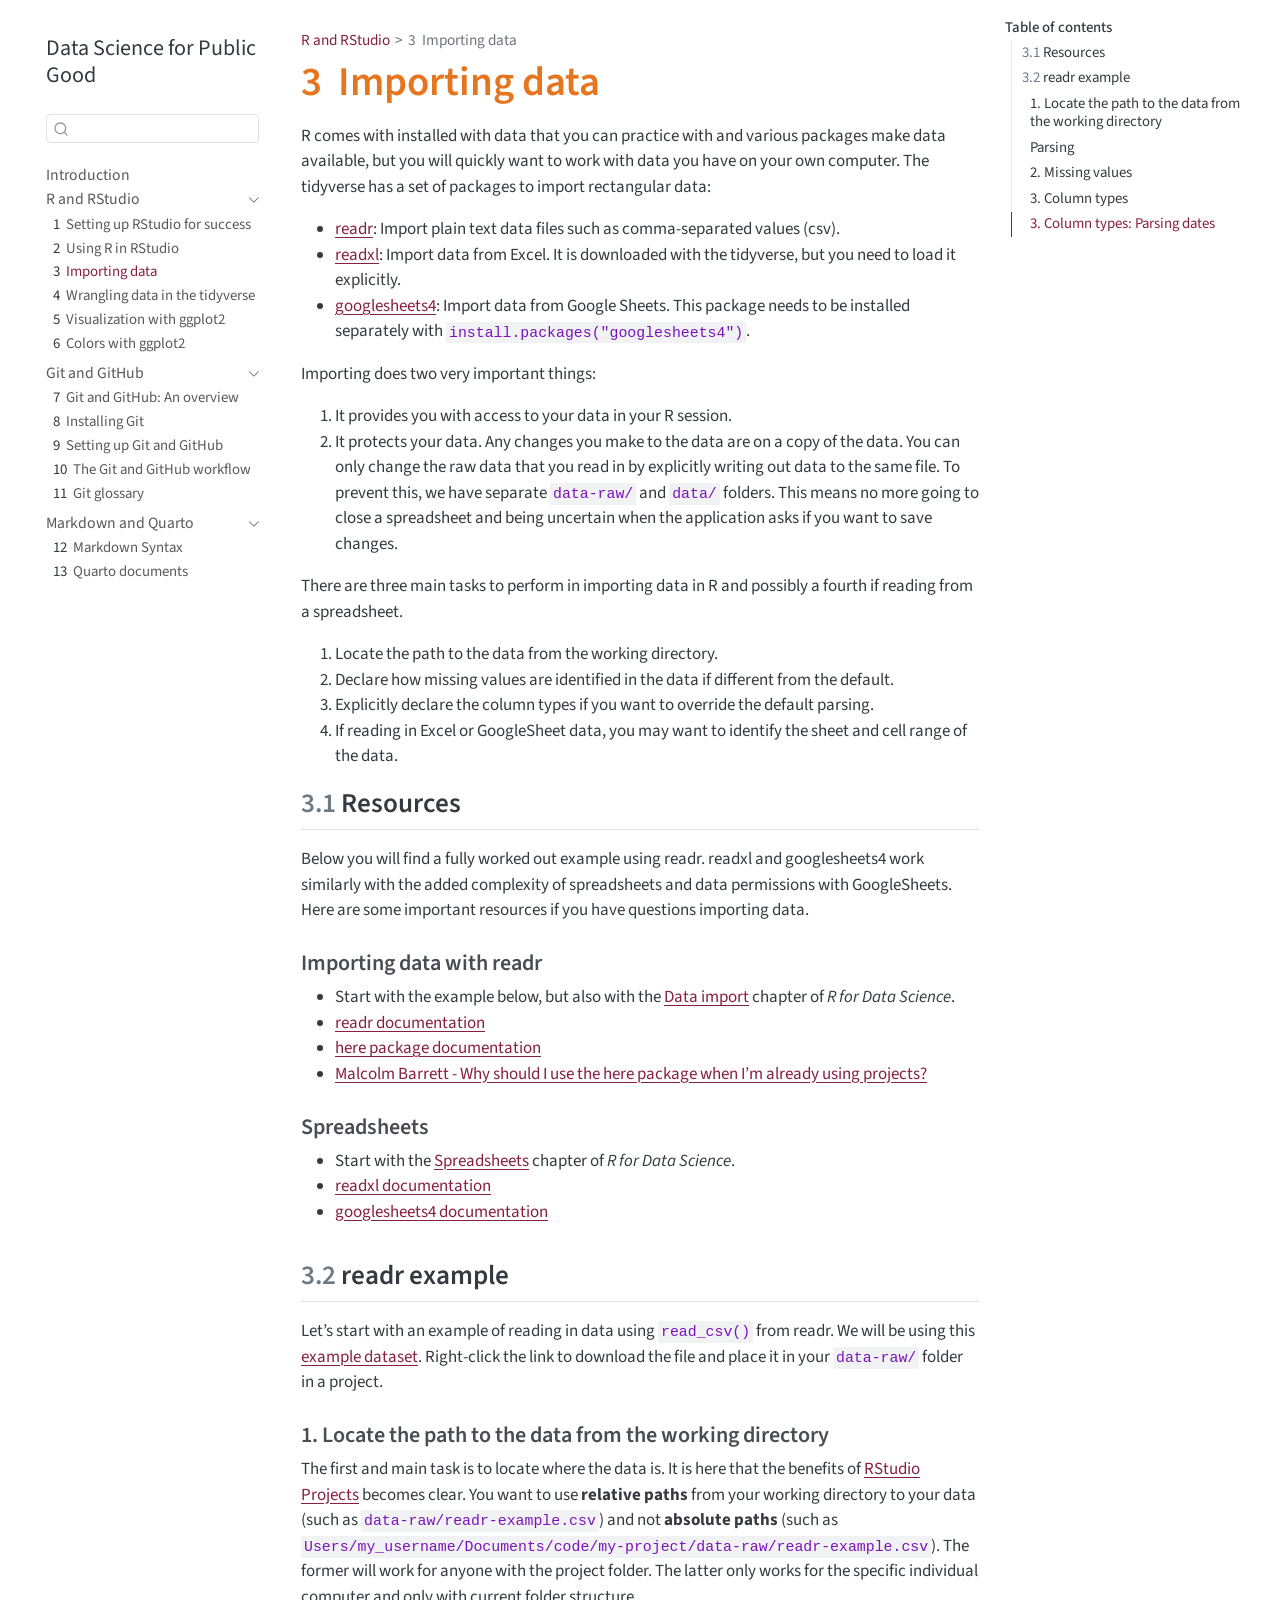
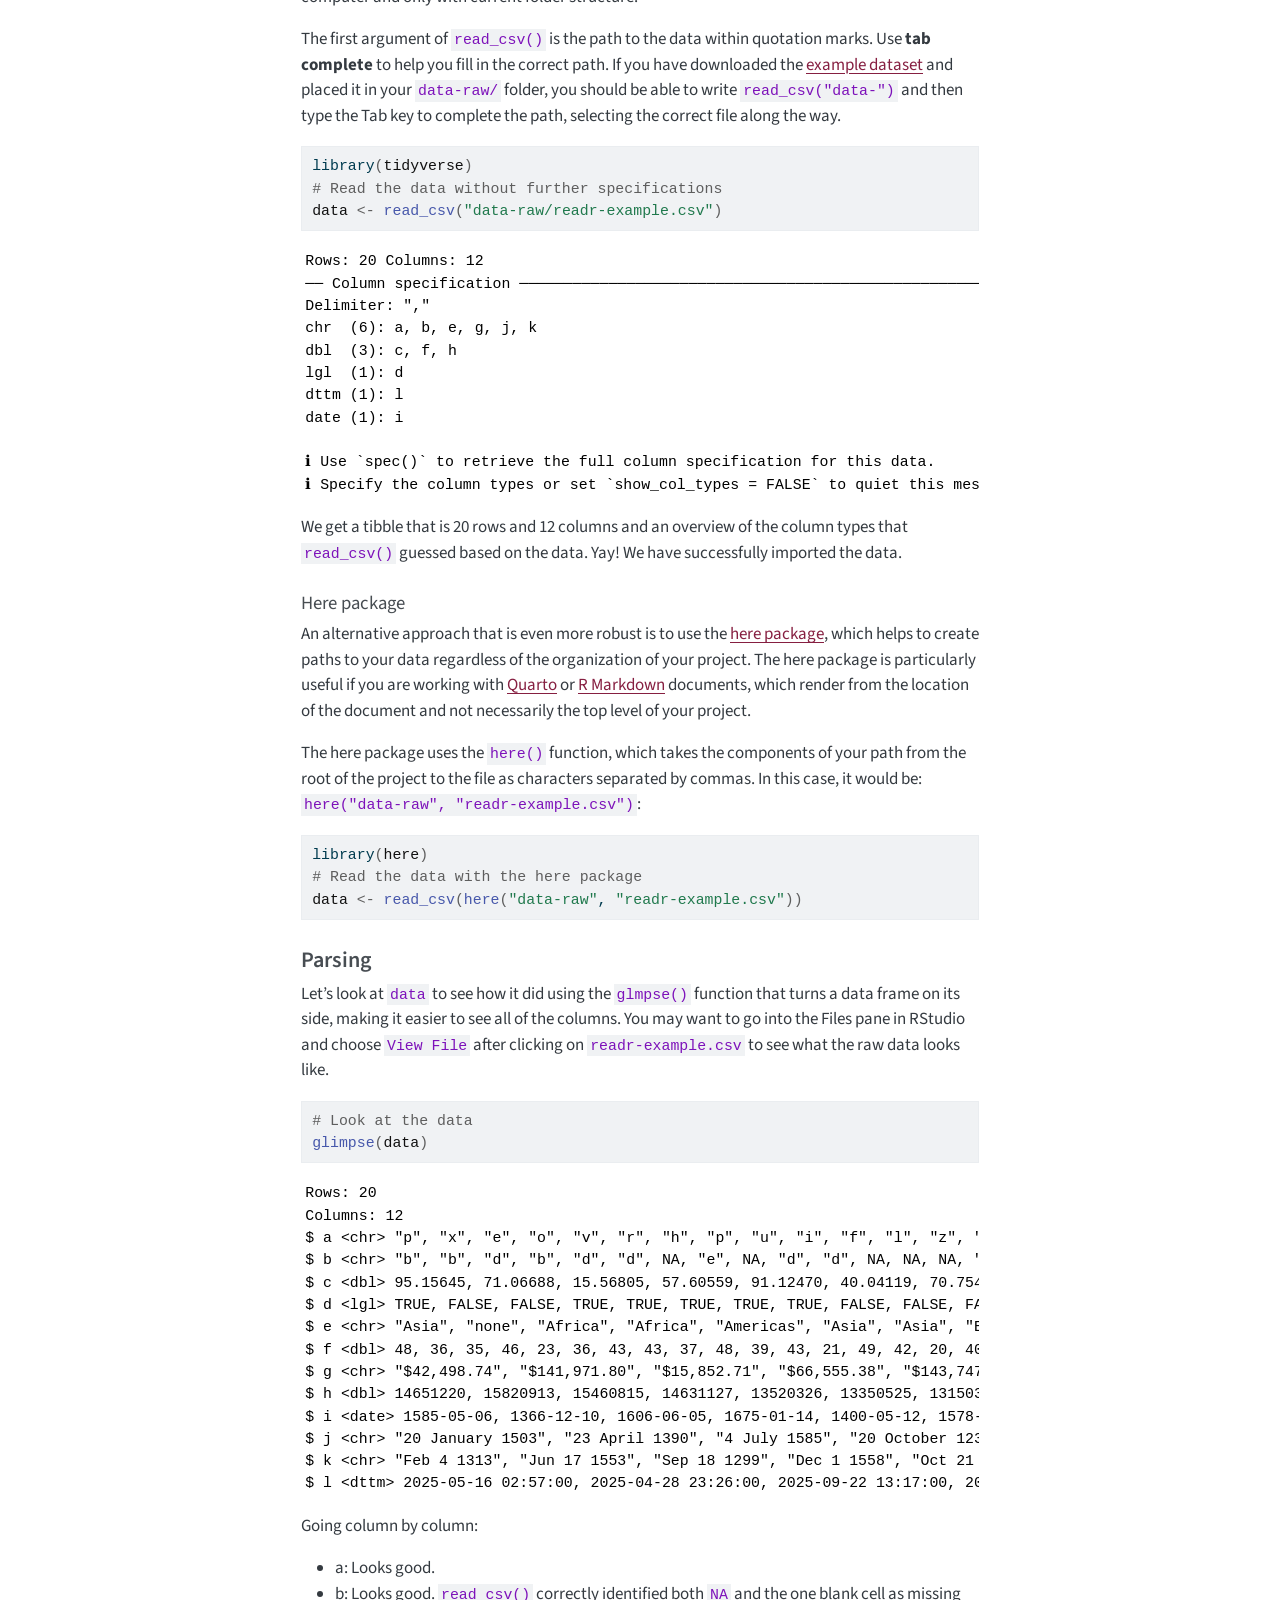
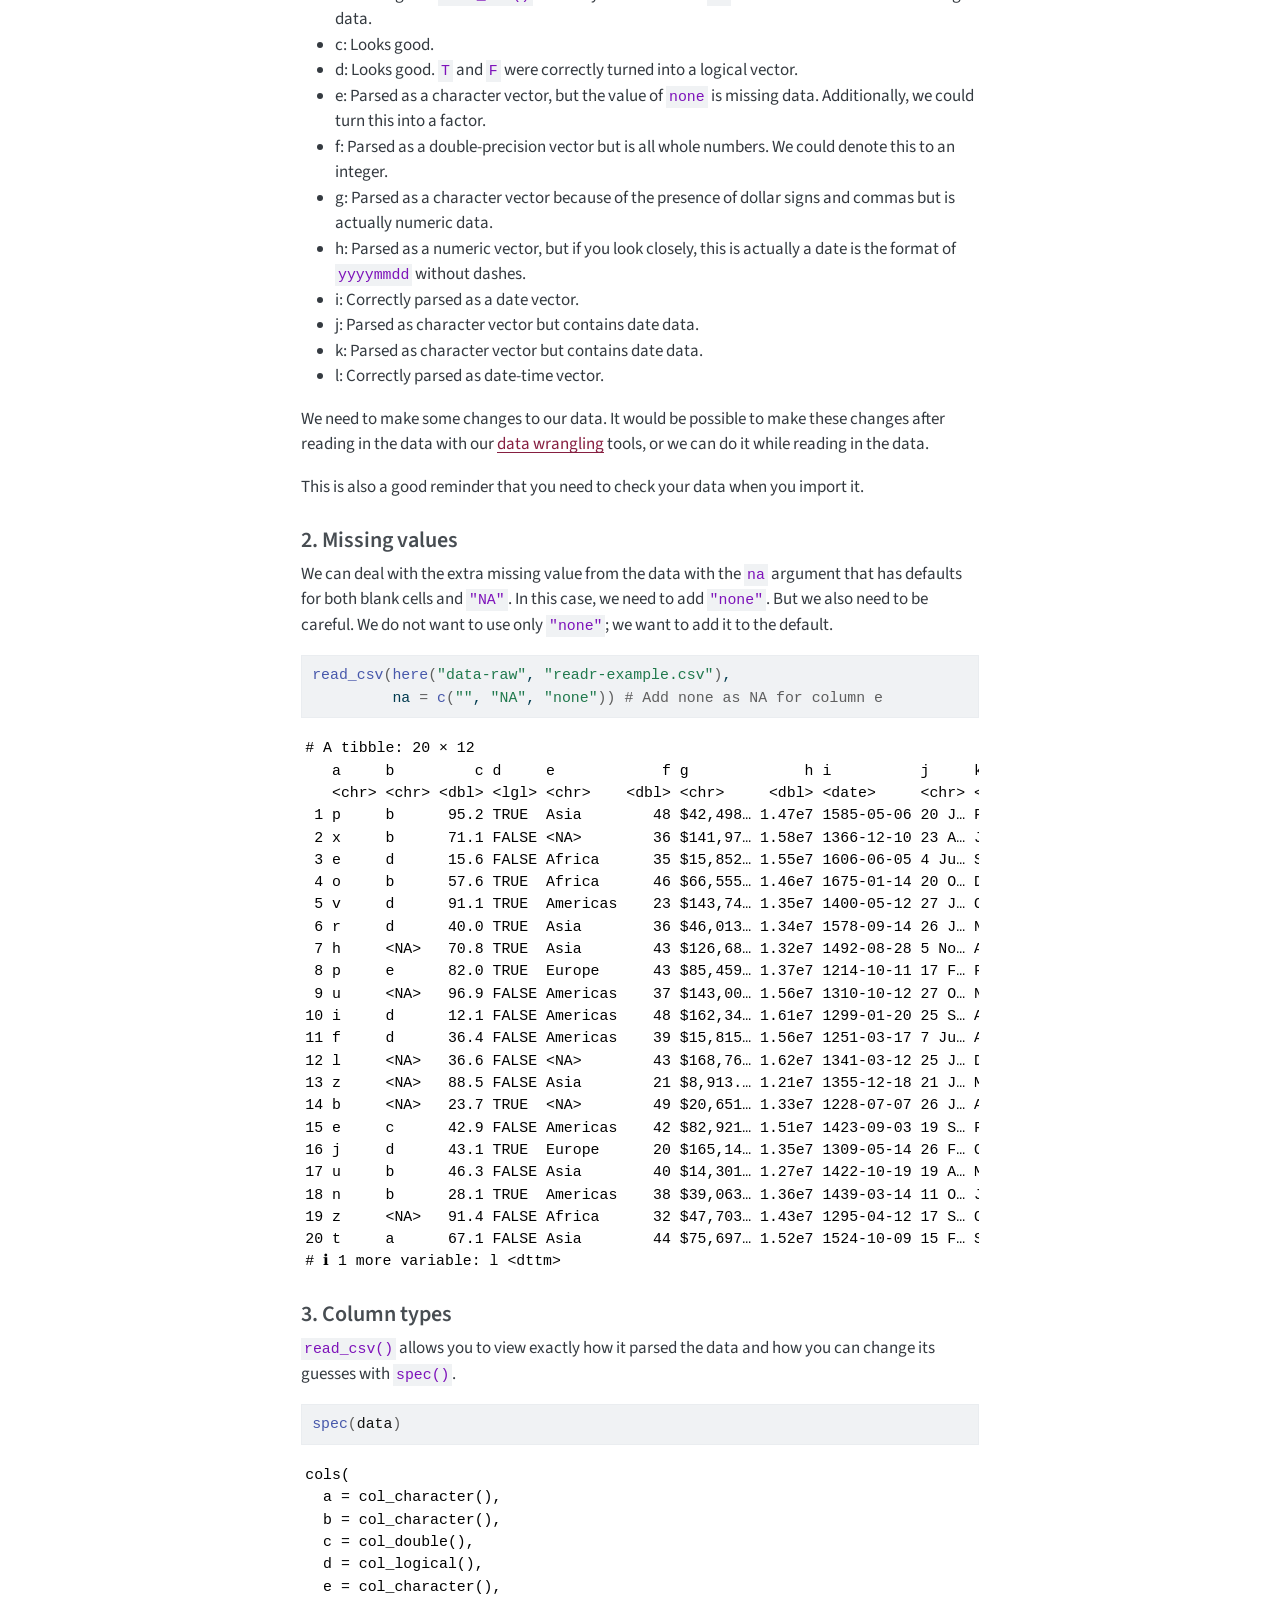
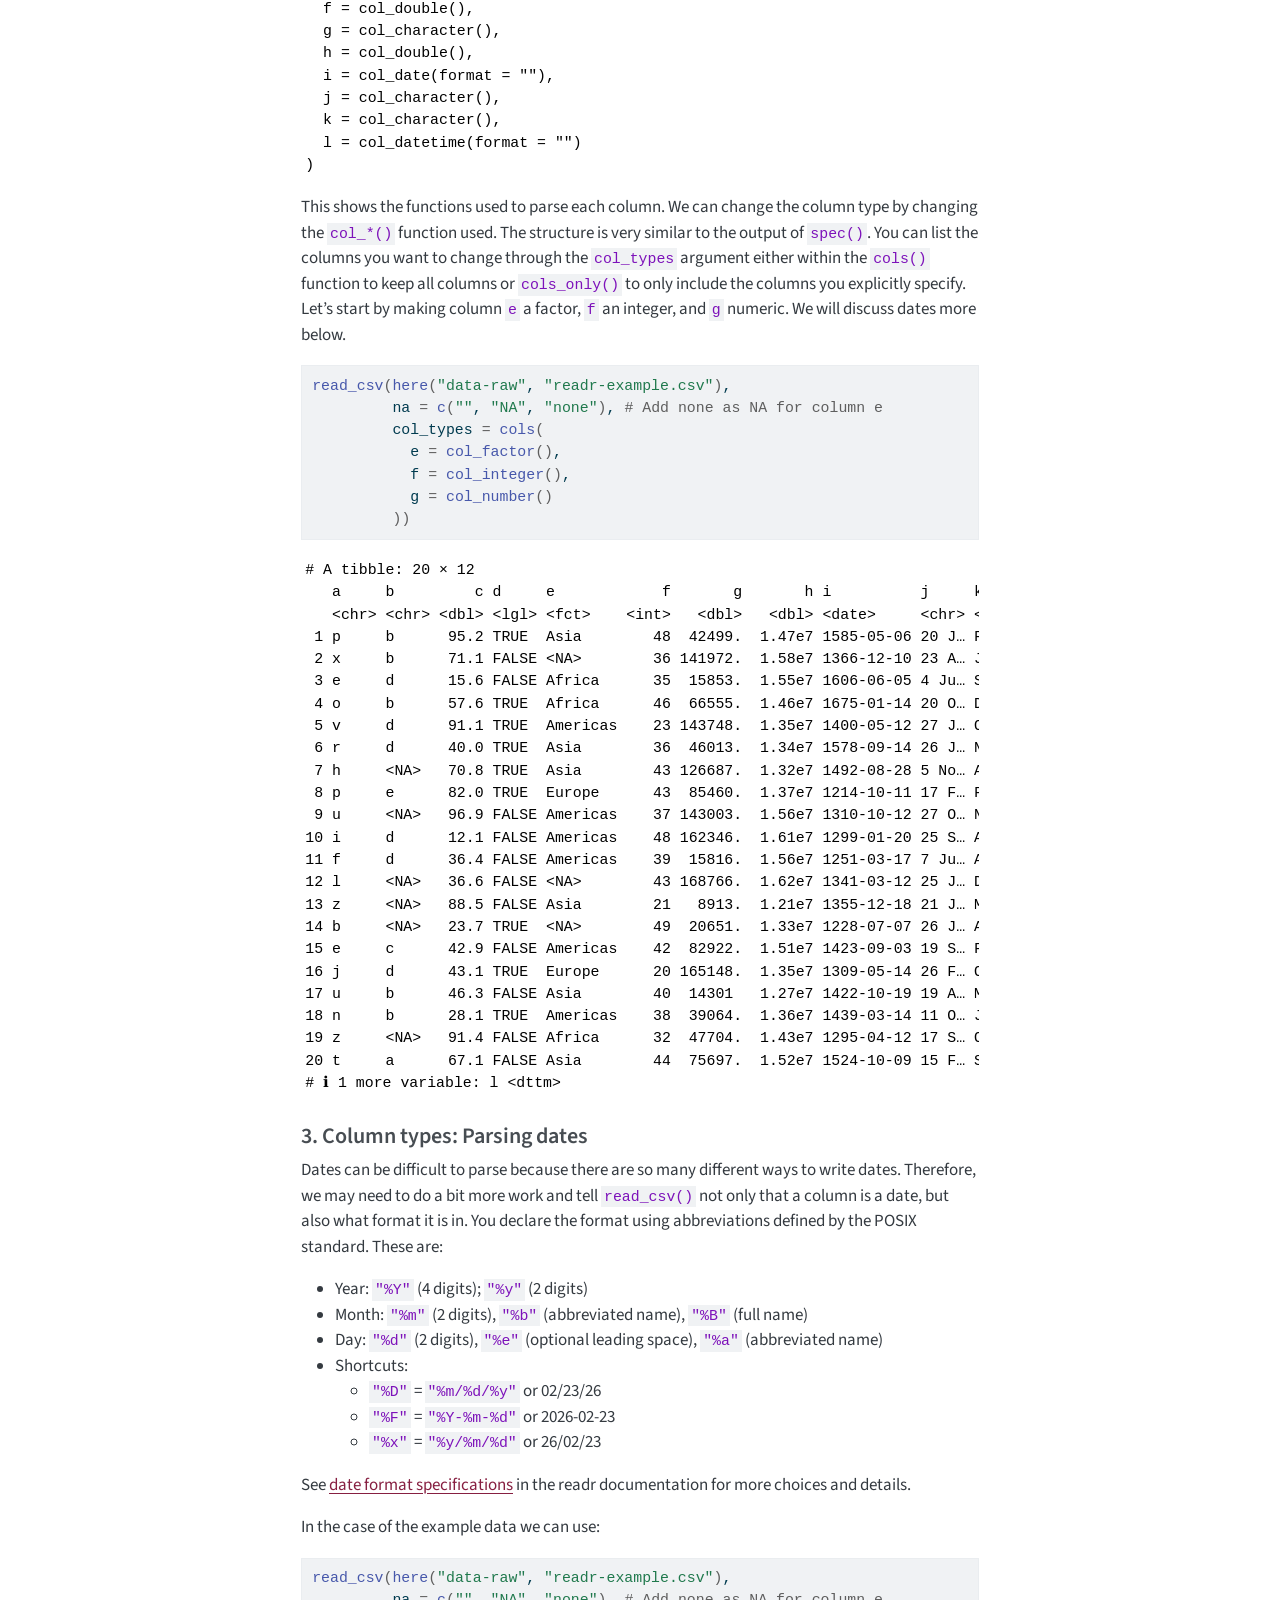
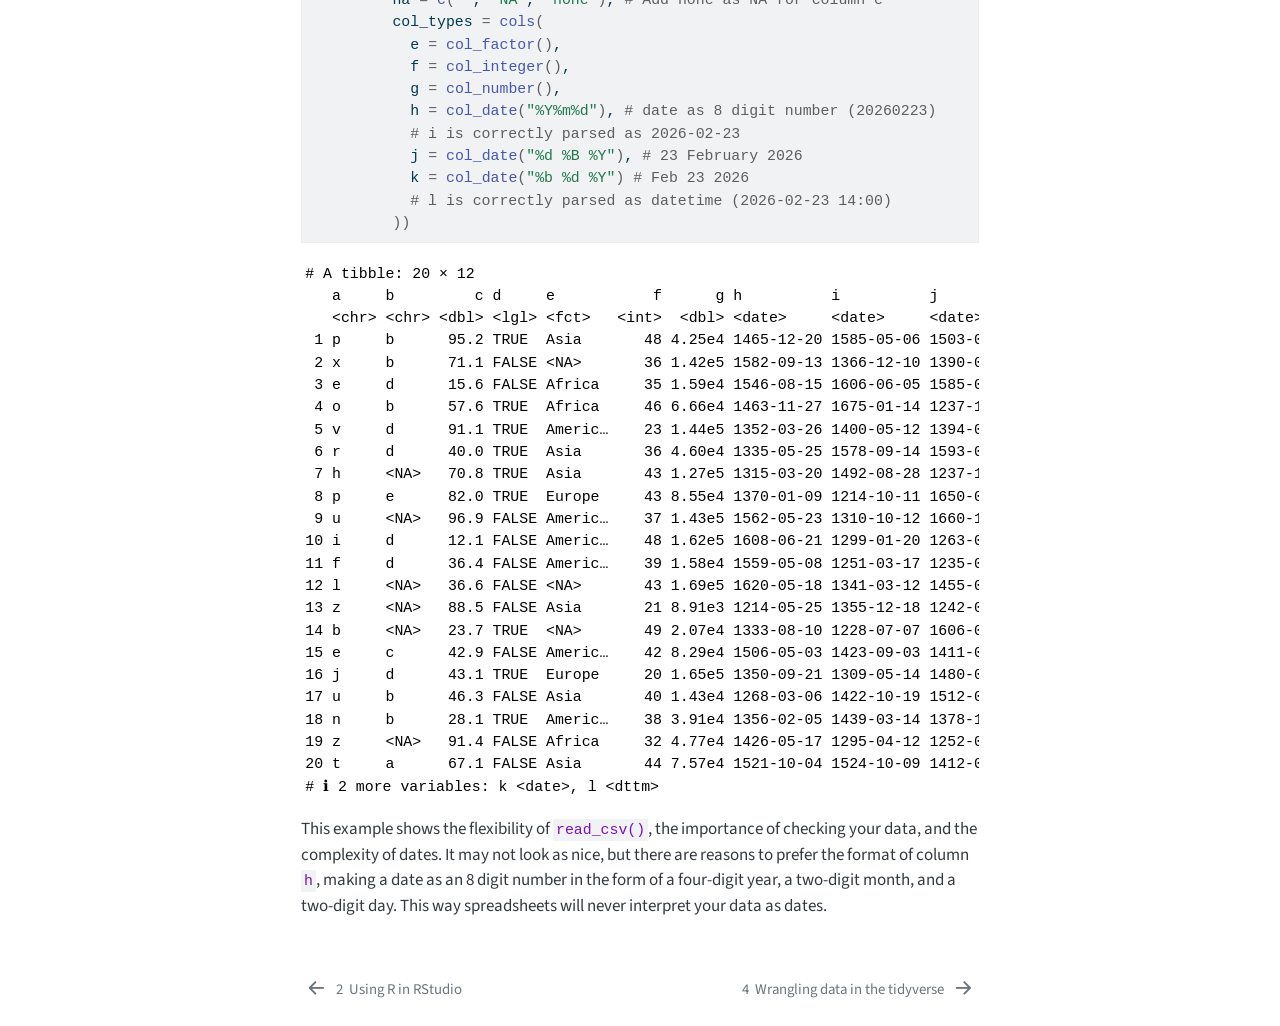
<file: importing.html>
<!DOCTYPE html>
<html xmlns="http://www.w3.org/1999/xhtml" lang="en" xml:lang="en"><head>
<meta http-equiv="Content-Type" content="text/html; charset=UTF-8">
<meta charset="utf-8">
<meta name="generator" content="quarto-1.9.36">
<meta name="viewport" content="width=device-width, initial-scale=1.0, user-scalable=yes">
<title>3&nbsp; Importing data – Data Science for Public Good</title>
<style>
/* Default styles provided by pandoc.
** See https://pandoc.org/MANUAL.html#variables-for-html for config info.
*/
code{white-space: pre-wrap;}
span.smallcaps{font-variant: small-caps;}
div.columns{display: flex; gap: min(4vw, 1.5em);}
div.column{flex: auto; overflow-x: auto;}
div.hanging-indent{margin-left: 1.5em; text-indent: -1.5em;}
ul.task-list{list-style: none;}
ul.task-list li input[type="checkbox"] {
  width: 0.8em;
  margin: 0 0.8em 0.2em -1em; /* quarto-specific, see https://github.com/quarto-dev/quarto-cli/issues/4556 */ 
  vertical-align: middle;
}
/* CSS for syntax highlighting */
html { -webkit-text-size-adjust: 100%; }
pre > code.sourceCode { white-space: pre; position: relative; }
pre > code.sourceCode > span { display: inline-block; line-height: 1.25; }
pre > code.sourceCode > span:empty { height: 1.2em; }
.sourceCode { overflow: visible; }
code.sourceCode > span { color: inherit; text-decoration: inherit; }
div.sourceCode { margin: 1em 0; }
pre.sourceCode { margin: 0; }
@media screen {
div.sourceCode { overflow: auto; }
}
@media print {
pre > code.sourceCode { white-space: pre-wrap; }
pre > code.sourceCode > span { text-indent: -5em; padding-left: 5em; }
}
pre.numberSource code
  { counter-reset: source-line 0; }
pre.numberSource code > span
  { position: relative; left: -4em; counter-increment: source-line; }
pre.numberSource code > span > a:first-child::before
  { content: counter(source-line);
    position: relative; left: -1em; text-align: right; vertical-align: baseline;
    border: none; display: inline-block;
    -webkit-touch-callout: none; -webkit-user-select: none;
    -khtml-user-select: none; -moz-user-select: none;
    -ms-user-select: none; user-select: none;
    padding: 0 4px; width: 4em;
  }
pre.numberSource { margin-left: 3em;  padding-left: 4px; }
div.sourceCode
  {   }
@media screen {
pre > code.sourceCode > span > a:first-child::before { text-decoration: underline; }
}
</style>

<script src="site_libs/quarto-nav/quarto-nav.js"></script>
<script src="site_libs/quarto-nav/headroom.min.js"></script>
<script src="site_libs/clipboard/clipboard.min.js"></script>
<script src="site_libs/quarto-search/autocomplete.umd.js"></script>
<script src="site_libs/quarto-search/fuse.min.js"></script>
<script src="site_libs/quarto-search/quarto-search.js"></script>
<meta name="quarto:offset" content="./">
<link href="./wrangling.html" rel="next">
<link href="./rstudio-guide.html" rel="prev">
<script src="site_libs/quarto-html/quarto.js" type="module"></script>
<script src="site_libs/quarto-html/tabsets/tabsets.js" type="module"></script>
<script src="site_libs/quarto-html/popper.min.js"></script>
<script src="site_libs/quarto-html/tippy.umd.min.js"></script>
<script src="site_libs/quarto-html/anchor.min.js"></script>
<link href="site_libs/quarto-html/tippy.css" rel="stylesheet">
<link href="site_libs/quarto-html/quarto-syntax-highlighting-845c23b38eaddc0f92fda52bfe77a8c8.css" rel="stylesheet" id="quarto-text-highlighting-styles">
<script src="site_libs/bootstrap/bootstrap.min.js"></script>
<link href="site_libs/bootstrap/bootstrap-icons.css" rel="stylesheet">
<link href="site_libs/bootstrap/bootstrap-7bffad5ec597a6be8e2440dc65fe4f2c.min.css" rel="stylesheet" append-hash="true" id="quarto-bootstrap" data-mode="light"><script id="quarto-search-options" type="application/json">{
  "location": "sidebar",
  "copy-button": false,
  "collapse-after": 3,
  "panel-placement": "start",
  "type": "textbox",
  "limit": 50,
  "keyboard-shortcut": [
    "f",
    "/",
    "s"
  ],
  "show-item-context": false,
  "language": {
    "search-no-results-text": "No results",
    "search-matching-documents-text": "matching documents",
    "search-copy-link-title": "Copy link to search",
    "search-hide-matches-text": "Hide additional matches",
    "search-more-match-text": "more match in this document",
    "search-more-matches-text": "more matches in this document",
    "search-clear-button-title": "Clear",
    "search-text-placeholder": "",
    "search-detached-cancel-button-title": "Cancel",
    "search-submit-button-title": "Submit",
    "search-label": "Search"
  }
}</script>
</head>
<body class="nav-sidebar floating quarto-light">

<div id="quarto-search-results"></div>
  <header id="quarto-header" class="headroom fixed-top"><nav class="quarto-secondary-nav"><div class="container-fluid d-flex">
      <button type="button" class="quarto-btn-toggle btn" data-bs-toggle="collapse" role="button" data-bs-target=".quarto-sidebar-collapse-item" aria-controls="quarto-sidebar" aria-expanded="false" aria-label="Toggle sidebar navigation" onclick="if (window.quartoToggleHeadroom) { window.quartoToggleHeadroom(); }">
        <i class="bi bi-layout-text-sidebar-reverse"></i>
      </button>
        <nav class="quarto-page-breadcrumbs" aria-label="breadcrumb"><ol class="breadcrumb"><li class="breadcrumb-item"><a href="./rstudio-setup.html">R and RStudio</a></li><li class="breadcrumb-item"><a href="./importing.html"><span class="chapter-number">3</span>&nbsp; <span class="chapter-title">Importing data</span></a></li></ol></nav>
        <a class="flex-grow-1" role="navigation" data-bs-toggle="collapse" data-bs-target=".quarto-sidebar-collapse-item" aria-controls="quarto-sidebar" aria-expanded="false" aria-label="Toggle sidebar navigation" onclick="if (window.quartoToggleHeadroom) { window.quartoToggleHeadroom(); }">      
        </a>
      <button type="button" class="btn quarto-search-button" aria-label="Search" onclick="window.quartoOpenSearch();">
        <i class="bi bi-search"></i>
      </button>
    </div>
  </nav></header><!-- content --><div id="quarto-content" class="quarto-container page-columns page-rows-contents page-layout-article">
<!-- sidebar -->
  <nav id="quarto-sidebar" class="sidebar collapse collapse-horizontal quarto-sidebar-collapse-item sidebar-navigation floating overflow-auto"><div class="pt-lg-2 mt-2 text-left sidebar-header">
    <div class="sidebar-title mb-0 py-0">
      <a href="./">Data Science for Public Good</a> 
    </div>
      </div>
        <div class="mt-2 flex-shrink-0 align-items-center">
        <div class="sidebar-search">
        <div id="quarto-search" class="" title="Search"></div>
        </div>
        </div>
    <div class="sidebar-menu-container"> 
    <ul class="list-unstyled mt-1">
<li class="sidebar-item">
  <div class="sidebar-item-container"> 
  <a href="./index.html" class="sidebar-item-text sidebar-link">
 <span class="menu-text">Introduction</span></a>
  </div>
</li>
        <li class="sidebar-item sidebar-item-section">
      <div class="sidebar-item-container"> 
            <a class="sidebar-item-text sidebar-link text-start" data-bs-toggle="collapse" data-bs-target="#quarto-sidebar-section-1" role="navigation" aria-expanded="true">
 <span class="menu-text">R and RStudio</span></a>
          <a class="sidebar-item-toggle text-start" data-bs-toggle="collapse" data-bs-target="#quarto-sidebar-section-1" role="navigation" aria-expanded="true" aria-label="Toggle section">
            <i class="bi bi-chevron-right ms-2"></i>
          </a> 
      </div>
      <ul id="quarto-sidebar-section-1" class="collapse list-unstyled sidebar-section depth1 show">
<li class="sidebar-item">
  <div class="sidebar-item-container"> 
  <a href="./rstudio-setup.html" class="sidebar-item-text sidebar-link">
 <span class="menu-text"><span class="chapter-number">1</span>&nbsp; <span class="chapter-title">Setting up RStudio for success</span></span></a>
  </div>
</li>
          <li class="sidebar-item">
  <div class="sidebar-item-container"> 
  <a href="./rstudio-guide.html" class="sidebar-item-text sidebar-link">
 <span class="menu-text"><span class="chapter-number">2</span>&nbsp; <span class="chapter-title">Using R in RStudio</span></span></a>
  </div>
</li>
          <li class="sidebar-item">
  <div class="sidebar-item-container"> 
  <a href="./importing.html" class="sidebar-item-text sidebar-link active">
 <span class="menu-text"><span class="chapter-number">3</span>&nbsp; <span class="chapter-title">Importing data</span></span></a>
  </div>
</li>
          <li class="sidebar-item">
  <div class="sidebar-item-container"> 
  <a href="./wrangling.html" class="sidebar-item-text sidebar-link">
 <span class="menu-text"><span class="chapter-number">4</span>&nbsp; <span class="chapter-title">Wrangling data in the tidyverse</span></span></a>
  </div>
</li>
          <li class="sidebar-item">
  <div class="sidebar-item-container"> 
  <a href="./ggplot2.html" class="sidebar-item-text sidebar-link">
 <span class="menu-text"><span class="chapter-number">5</span>&nbsp; <span class="chapter-title">Visualization with ggplot2</span></span></a>
  </div>
</li>
          <li class="sidebar-item">
  <div class="sidebar-item-container"> 
  <a href="./ggplot2-color.html" class="sidebar-item-text sidebar-link">
 <span class="menu-text"><span class="chapter-number">6</span>&nbsp; <span class="chapter-title">Colors with ggplot2</span></span></a>
  </div>
</li>
      </ul>
</li>
        <li class="sidebar-item sidebar-item-section">
      <div class="sidebar-item-container"> 
            <a class="sidebar-item-text sidebar-link text-start" data-bs-toggle="collapse" data-bs-target="#quarto-sidebar-section-2" role="navigation" aria-expanded="true">
 <span class="menu-text">Git and GitHub</span></a>
          <a class="sidebar-item-toggle text-start" data-bs-toggle="collapse" data-bs-target="#quarto-sidebar-section-2" role="navigation" aria-expanded="true" aria-label="Toggle section">
            <i class="bi bi-chevron-right ms-2"></i>
          </a> 
      </div>
      <ul id="quarto-sidebar-section-2" class="collapse list-unstyled sidebar-section depth1 show">
<li class="sidebar-item">
  <div class="sidebar-item-container"> 
  <a href="./git-overview.html" class="sidebar-item-text sidebar-link">
 <span class="menu-text"><span class="chapter-number">7</span>&nbsp; <span class="chapter-title">Git and GitHub: An overview</span></span></a>
  </div>
</li>
          <li class="sidebar-item">
  <div class="sidebar-item-container"> 
  <a href="./git-install.html" class="sidebar-item-text sidebar-link">
 <span class="menu-text"><span class="chapter-number">8</span>&nbsp; <span class="chapter-title">Installing Git</span></span></a>
  </div>
</li>
          <li class="sidebar-item">
  <div class="sidebar-item-container"> 
  <a href="./git-setup.html" class="sidebar-item-text sidebar-link">
 <span class="menu-text"><span class="chapter-number">9</span>&nbsp; <span class="chapter-title">Setting up Git and GitHub</span></span></a>
  </div>
</li>
          <li class="sidebar-item">
  <div class="sidebar-item-container"> 
  <a href="./git-workflow.html" class="sidebar-item-text sidebar-link">
 <span class="menu-text"><span class="chapter-number">10</span>&nbsp; <span class="chapter-title">The Git and GitHub workflow</span></span></a>
  </div>
</li>
          <li class="sidebar-item">
  <div class="sidebar-item-container"> 
  <a href="./git-glossary.html" class="sidebar-item-text sidebar-link">
 <span class="menu-text"><span class="chapter-number">11</span>&nbsp; <span class="chapter-title">Git glossary</span></span></a>
  </div>
</li>
      </ul>
</li>
        <li class="sidebar-item sidebar-item-section">
      <div class="sidebar-item-container"> 
            <a class="sidebar-item-text sidebar-link text-start" data-bs-toggle="collapse" data-bs-target="#quarto-sidebar-section-3" role="navigation" aria-expanded="true">
 <span class="menu-text">Markdown and Quarto</span></a>
          <a class="sidebar-item-toggle text-start" data-bs-toggle="collapse" data-bs-target="#quarto-sidebar-section-3" role="navigation" aria-expanded="true" aria-label="Toggle section">
            <i class="bi bi-chevron-right ms-2"></i>
          </a> 
      </div>
      <ul id="quarto-sidebar-section-3" class="collapse list-unstyled sidebar-section depth1 show">
<li class="sidebar-item">
  <div class="sidebar-item-container"> 
  <a href="./markdown-syntax.html" class="sidebar-item-text sidebar-link">
 <span class="menu-text"><span class="chapter-number">12</span>&nbsp; <span class="chapter-title">Markdown Syntax</span></span></a>
  </div>
</li>
          <li class="sidebar-item">
  <div class="sidebar-item-container"> 
  <a href="./quarto-docs.html" class="sidebar-item-text sidebar-link">
 <span class="menu-text"><span class="chapter-number">13</span>&nbsp; <span class="chapter-title">Quarto documents</span></span></a>
  </div>
</li>
      </ul>
</li>
    </ul>
</div>
</nav><div id="quarto-sidebar-glass" class="quarto-sidebar-collapse-item" data-bs-toggle="collapse" data-bs-target=".quarto-sidebar-collapse-item"></div>
<!-- margin-sidebar -->
    <div id="quarto-margin-sidebar" class="sidebar margin-sidebar">
        <nav id="TOC" role="doc-toc" class="toc-active"><h2 id="toc-title">Table of contents</h2>
   
  <ul>
<li>
<a href="#resources" id="toc-resources" class="nav-link active" data-scroll-target="#resources"><span class="header-section-number">3.1</span> Resources</a>
  <ul class="collapse">
<li><a href="#importing-data-with-readr" id="toc-importing-data-with-readr" class="nav-link" data-scroll-target="#importing-data-with-readr">Importing data with readr</a></li>
  <li><a href="#spreadsheets" id="toc-spreadsheets" class="nav-link" data-scroll-target="#spreadsheets">Spreadsheets</a></li>
  </ul>
</li>
  <li>
<a href="#readr-example" id="toc-readr-example" class="nav-link" data-scroll-target="#readr-example"><span class="header-section-number">3.2</span> readr example</a>
  <ul class="collapse">
<li><a href="#locate-the-path-to-the-data-from-the-working-directory" id="toc-locate-the-path-to-the-data-from-the-working-directory" class="nav-link" data-scroll-target="#locate-the-path-to-the-data-from-the-working-directory">1. Locate the path to the data from the working directory</a></li>
  <li><a href="#parsing" id="toc-parsing" class="nav-link" data-scroll-target="#parsing">Parsing</a></li>
  <li><a href="#missing-values" id="toc-missing-values" class="nav-link" data-scroll-target="#missing-values">2. Missing values</a></li>
  <li><a href="#column-types" id="toc-column-types" class="nav-link" data-scroll-target="#column-types">3. Column types</a></li>
  <li><a href="#column-types-parsing-dates" id="toc-column-types-parsing-dates" class="nav-link" data-scroll-target="#column-types-parsing-dates">3. Column types: Parsing dates</a></li>
  </ul>
</li>
  </ul></nav>
    </div>
<!-- main -->
<main class="content" id="quarto-document-content"><header id="title-block-header" class="quarto-title-block default"><nav class="quarto-page-breadcrumbs quarto-title-breadcrumbs d-none d-lg-block" aria-label="breadcrumb"><ol class="breadcrumb"><li class="breadcrumb-item"><a href="./rstudio-setup.html">R and RStudio</a></li><li class="breadcrumb-item"><a href="./importing.html"><span class="chapter-number">3</span>&nbsp; <span class="chapter-title">Importing data</span></a></li></ol></nav><div class="quarto-title">
<h1 class="title">
<span class="chapter-number">3</span>&nbsp; <span class="chapter-title">Importing data</span>
</h1>
</div>



<div class="quarto-title-meta">

    
  
    
  </div>
  


</header><p>R comes with installed with data that you can practice with and various packages make data available, but you will quickly want to work with data you have on your own computer. The tidyverse has a set of packages to import rectangular data:</p>
<ul>
<li>
<a href="https://readr.tidyverse.org">readr</a>: Import plain text data files such as comma-separated values (csv).</li>
<li>
<a href="https://readxl.tidyverse.org">readxl</a>: Import data from Excel. It is downloaded with the tidyverse, but you need to load it explicitly.</li>
<li>
<a href="https://googlesheets4.tidyverse.org">googlesheets4</a>: Import data from Google Sheets. This package needs to be installed separately with <code>install.packages("googlesheets4")</code>.</li>
</ul>
<p>Importing does two very important things:</p>
<ol type="1">
<li>It provides you with access to your data in your R session.</li>
<li>It protects your data. Any changes you make to the data are on a copy of the data. You can only change the raw data that you read in by explicitly writing out data to the same file. To prevent this, we have separate <code>data-raw/</code> and <code>data/</code> folders. This means no more going to close a spreadsheet and being uncertain when the application asks if you want to save changes.</li>
</ol>
<p>There are three main tasks to perform in importing data in R and possibly a fourth if reading from a spreadsheet.</p>
<ol type="1">
<li>Locate the path to the data from the working directory.</li>
<li>Declare how missing values are identified in the data if different from the default.</li>
<li>Explicitly declare the column types if you want to override the default parsing.</li>
<li>If reading in Excel or GoogleSheet data, you may want to identify the sheet and cell range of the data.</li>
</ol>
<section id="resources" class="level2" data-number="3.1"><h2 data-number="3.1" class="anchored" data-anchor-id="resources">
<span class="header-section-number">3.1</span> Resources</h2>
<p>Below you will find a fully worked out example using readr. readxl and googlesheets4 work similarly with the added complexity of spreadsheets and data permissions with GoogleSheets. Here are some important resources if you have questions importing data.</p>
<section id="importing-data-with-readr" class="level3"><h3 class="anchored" data-anchor-id="importing-data-with-readr">Importing data with readr</h3>
<ul>
<li>Start with the example below, but also with the <a href="https://r4ds.hadley.nz/data-import.html">Data import</a> chapter of <em>R for Data Science</em>.</li>
<li><a href="https://readr.tidyverse.org/index.html">readr documentation</a></li>
<li><a href="https://here.r-lib.org/index.html">here package documentation</a></li>
<li><a href="https://malco.io/articles/2018-11-05-why-should-i-use-the-here-package-when-i-m-already-using-projects">Malcolm Barrett - Why should I use the here package when I’m already using projects?</a></li>
</ul></section><section id="spreadsheets" class="level3"><h3 class="anchored" data-anchor-id="spreadsheets">Spreadsheets</h3>
<ul>
<li>Start with the <a href="https://r4ds.hadley.nz/spreadsheets.html">Spreadsheets</a> chapter of <em>R for Data Science</em>.</li>
<li><a href="https://readxl.tidyverse.org/index.html">readxl documentation</a></li>
<li><a href="https://googlesheets4.tidyverse.org/index.html">googlesheets4 documentation</a></li>
</ul></section></section><section id="readr-example" class="level2" data-number="3.2"><h2 data-number="3.2" class="anchored" data-anchor-id="readr-example">
<span class="header-section-number">3.2</span> readr example</h2>
<p>Let’s start with an example of reading in data using <code><a href="https://readr.tidyverse.org/reference/read_delim.html">read_csv()</a></code> from readr. We will be using this <a href="files/readr-example.csv">example dataset</a>. Right-click the link to download the file and place it in your <code>data-raw/</code> folder in a project.</p>
<section id="locate-the-path-to-the-data-from-the-working-directory" class="level3"><h3 class="anchored" data-anchor-id="locate-the-path-to-the-data-from-the-working-directory">1. Locate the path to the data from the working directory</h3>
<p>The first and main task is to locate where the data is. It is here that the benefits of <a href="./rstudio-setup.html#rstudio-projects">RStudio Projects</a> becomes clear. You want to use <strong>relative paths</strong> from your working directory to your data (such as <code>data-raw/readr-example.csv</code>) and not <strong>absolute paths</strong> (such as <code>Users/my_username/Documents/code/my-project/data-raw/readr-example.csv</code>). The former will work for anyone with the project folder. The latter only works for the specific individual computer and only with current folder structure.</p>
<p>The first argument of <code><a href="https://readr.tidyverse.org/reference/read_delim.html">read_csv()</a></code> is the path to the data within quotation marks. Use <strong>tab complete</strong> to help you fill in the correct path. If you have downloaded the <a href="&quot;files/readr-example.csv&quot;">example dataset</a> and placed it in your <code>data-raw/</code> folder, you should be able to write <code>read_csv("data-")</code> and then type the Tab key to complete the path, selecting the correct file along the way.</p>
<div class="cell">
<div class="code-copy-outer-scaffold"><div class="sourceCode" id="cb1"><pre class="downlit sourceCode r code-with-copy"><code class="sourceCode R"><span><span class="kw"><a href="https://rdrr.io/r/base/library.html">library</a></span><span class="op">(</span><span class="va"><a href="https://tidyverse.tidyverse.org">tidyverse</a></span><span class="op">)</span></span>
<span><span class="co"># Read the data without further specifications</span></span>
<span><span class="va">data</span> <span class="op">&lt;-</span> <span class="fu"><a href="https://readr.tidyverse.org/reference/read_delim.html">read_csv</a></span><span class="op">(</span><span class="st">"data-raw/readr-example.csv"</span><span class="op">)</span></span></code></pre></div><button title="Copy to Clipboard" class="code-copy-button"><i class="bi"></i></button></div>
</div>
<div class="cell">
<div class="cell-output cell-output-stderr">
<pre><code>Rows: 20 Columns: 12
── Column specification ────────────────────────────────────────────────────────
Delimiter: ","
chr  (6): a, b, e, g, j, k
dbl  (3): c, f, h
lgl  (1): d
dttm (1): l
date (1): i

ℹ Use `spec()` to retrieve the full column specification for this data.
ℹ Specify the column types or set `show_col_types = FALSE` to quiet this message.</code></pre>
</div>
</div>
<p>We get a tibble that is 20 rows and 12 columns and an overview of the column types that <code><a href="https://readr.tidyverse.org/reference/read_delim.html">read_csv()</a></code> guessed based on the data. Yay! We have successfully imported the data.</p>
<section id="here-package" class="level4"><h4 class="anchored" data-anchor-id="here-package">Here package</h4>
<p>An alternative approach that is even more robust is to use the <a href="https://here.r-lib.org">here package</a>, which helps to create paths to your data regardless of the organization of your project. The here package is particularly useful if you are working with <a href="https://quarto.org">Quarto</a> or <a href="https://rmarkdown.rstudio.com">R Markdown</a> documents, which render from the location of the document and not necessarily the top level of your project.</p>
<p>The here package uses the <code><a href="https://here.r-lib.org/reference/here.html">here()</a></code> function, which takes the components of your path from the root of the project to the file as characters separated by commas. In this case, it would be: <code>here("data-raw", "readr-example.csv")</code>:</p>
<div class="cell">
<div class="code-copy-outer-scaffold"><div class="sourceCode" id="cb3"><pre class="downlit sourceCode r code-with-copy"><code class="sourceCode R"><span><span class="kw"><a href="https://rdrr.io/r/base/library.html">library</a></span><span class="op">(</span><span class="va"><a href="https://here.r-lib.org/">here</a></span><span class="op">)</span></span>
<span><span class="co"># Read the data with the here package</span></span>
<span><span class="va">data</span> <span class="op">&lt;-</span> <span class="fu"><a href="https://readr.tidyverse.org/reference/read_delim.html">read_csv</a></span><span class="op">(</span><span class="fu"><a href="https://here.r-lib.org/reference/here.html">here</a></span><span class="op">(</span><span class="st">"data-raw"</span>, <span class="st">"readr-example.csv"</span><span class="op">)</span><span class="op">)</span></span></code></pre></div><button title="Copy to Clipboard" class="code-copy-button"><i class="bi"></i></button></div>
</div>
</section></section><section id="parsing" class="level3"><h3 class="anchored" data-anchor-id="parsing">Parsing</h3>
<p>Let’s look at <code>data</code> to see how it did using the <code>glmpse()</code> function that turns a data frame on its side, making it easier to see all of the columns. You may want to go into the Files pane in RStudio and choose <code>View File</code> after clicking on <code>readr-example.csv</code> to see what the raw data looks like.</p>
<div class="cell">
<div class="code-copy-outer-scaffold"><div class="sourceCode" id="cb4"><pre class="downlit sourceCode r code-with-copy"><code class="sourceCode R"><span><span class="co"># Look at the data</span></span>
<span><span class="fu"><a href="https://pillar.r-lib.org/reference/glimpse.html">glimpse</a></span><span class="op">(</span><span class="va">data</span><span class="op">)</span></span></code></pre></div><button title="Copy to Clipboard" class="code-copy-button"><i class="bi"></i></button></div>
<div class="cell-output cell-output-stdout">
<pre><code>Rows: 20
Columns: 12
$ a &lt;chr&gt; "p", "x", "e", "o", "v", "r", "h", "p", "u", "i", "f", "l", "z", "b"…
$ b &lt;chr&gt; "b", "b", "d", "b", "d", "d", NA, "e", NA, "d", "d", NA, NA, NA, "c"…
$ c &lt;dbl&gt; 95.15645, 71.06688, 15.56805, 57.60559, 91.12470, 40.04119, 70.75418…
$ d &lt;lgl&gt; TRUE, FALSE, FALSE, TRUE, TRUE, TRUE, TRUE, TRUE, FALSE, FALSE, FALS…
$ e &lt;chr&gt; "Asia", "none", "Africa", "Africa", "Americas", "Asia", "Asia", "Eur…
$ f &lt;dbl&gt; 48, 36, 35, 46, 23, 36, 43, 43, 37, 48, 39, 43, 21, 49, 42, 20, 40, …
$ g &lt;chr&gt; "$42,498.74", "$141,971.80", "$15,852.71", "$66,555.38", "$143,747.9…
$ h &lt;dbl&gt; 14651220, 15820913, 15460815, 14631127, 13520326, 13350525, 13150320…
$ i &lt;date&gt; 1585-05-06, 1366-12-10, 1606-06-05, 1675-01-14, 1400-05-12, 1578-09…
$ j &lt;chr&gt; "20 January 1503", "23 April 1390", "4 July 1585", "20 October 1237"…
$ k &lt;chr&gt; "Feb 4 1313", "Jun 17 1553", "Sep 18 1299", "Dec 1 1558", "Oct 21 12…
$ l &lt;dttm&gt; 2025-05-16 02:57:00, 2025-04-28 23:26:00, 2025-09-22 13:17:00, 2025…</code></pre>
</div>
</div>
<p>Going column by column:</p>
<ul>
<li>a: Looks good.</li>
<li>b: Looks good. <code><a href="https://readr.tidyverse.org/reference/read_delim.html">read_csv()</a></code> correctly identified both <code>NA</code> and the one blank cell as missing data.</li>
<li>c: Looks good.</li>
<li>d: Looks good. <code>T</code> and <code>F</code> were correctly turned into a logical vector.</li>
<li>e: Parsed as a character vector, but the value of <code>none</code> is missing data. Additionally, we could turn this into a factor.</li>
<li>f: Parsed as a double-precision vector but is all whole numbers. We could denote this to an integer.</li>
<li>g: Parsed as a character vector because of the presence of dollar signs and commas but is actually numeric data.</li>
<li>h: Parsed as a numeric vector, but if you look closely, this is actually a date is the format of <code>yyyymmdd</code> without dashes.</li>
<li>i: Correctly parsed as a date vector.</li>
<li>j: Parsed as character vector but contains date data.</li>
<li>k: Parsed as character vector but contains date data.</li>
<li>l: Correctly parsed as date-time vector.</li>
</ul>
<p>We need to make some changes to our data. It would be possible to make these changes after reading in the data with our <a href="./wrangling.html">data wrangling</a> tools, or we can do it while reading in the data.</p>
<p>This is also a good reminder that you need to check your data when you import it.</p>
</section><section id="missing-values" class="level3"><h3 class="anchored" data-anchor-id="missing-values">2. Missing values</h3>
<p>We can deal with the extra missing value from the data with the <code>na</code> argument that has defaults for both blank cells and <code>"NA"</code>. In this case, we need to add <code>"none"</code>. But we also need to be careful. We do not want to use only <code>"none"</code>; we want to add it to the default.</p>
<div class="cell">
<div class="code-copy-outer-scaffold"><div class="sourceCode" id="cb6"><pre class="downlit sourceCode r code-with-copy"><code class="sourceCode R"><span><span class="fu"><a href="https://readr.tidyverse.org/reference/read_delim.html">read_csv</a></span><span class="op">(</span><span class="fu"><a href="https://here.r-lib.org/reference/here.html">here</a></span><span class="op">(</span><span class="st">"data-raw"</span>, <span class="st">"readr-example.csv"</span><span class="op">)</span>,</span>
<span>         na <span class="op">=</span> <span class="fu"><a href="https://rdrr.io/r/base/c.html">c</a></span><span class="op">(</span><span class="st">""</span>, <span class="st">"NA"</span>, <span class="st">"none"</span><span class="op">)</span><span class="op">)</span> <span class="co"># Add none as NA for column e</span></span></code></pre></div><button title="Copy to Clipboard" class="code-copy-button"><i class="bi"></i></button></div>
</div>
<div class="cell">
<div class="cell-output cell-output-stdout">
<pre><code># A tibble: 20 × 12
   a     b         c d     e            f g             h i          j     k    
   &lt;chr&gt; &lt;chr&gt; &lt;dbl&gt; &lt;lgl&gt; &lt;chr&gt;    &lt;dbl&gt; &lt;chr&gt;     &lt;dbl&gt; &lt;date&gt;     &lt;chr&gt; &lt;chr&gt;
 1 p     b      95.2 TRUE  Asia        48 $42,498… 1.47e7 1585-05-06 20 J… Feb …
 2 x     b      71.1 FALSE &lt;NA&gt;        36 $141,97… 1.58e7 1366-12-10 23 A… Jun …
 3 e     d      15.6 FALSE Africa      35 $15,852… 1.55e7 1606-06-05 4 Ju… Sep …
 4 o     b      57.6 TRUE  Africa      46 $66,555… 1.46e7 1675-01-14 20 O… Dec …
 5 v     d      91.1 TRUE  Americas    23 $143,74… 1.35e7 1400-05-12 27 J… Oct …
 6 r     d      40.0 TRUE  Asia        36 $46,013… 1.34e7 1578-09-14 26 J… Nov …
 7 h     &lt;NA&gt;   70.8 TRUE  Asia        43 $126,68… 1.32e7 1492-08-28 5 No… Aug …
 8 p     e      82.0 TRUE  Europe      43 $85,459… 1.37e7 1214-10-11 17 F… Feb …
 9 u     &lt;NA&gt;   96.9 FALSE Americas    37 $143,00… 1.56e7 1310-10-12 27 O… Nov …
10 i     d      12.1 FALSE Americas    48 $162,34… 1.61e7 1299-01-20 25 S… Aug …
11 f     d      36.4 FALSE Americas    39 $15,815… 1.56e7 1251-03-17 7 Ju… Apr …
12 l     &lt;NA&gt;   36.6 FALSE &lt;NA&gt;        43 $168,76… 1.62e7 1341-03-12 25 J… Dec …
13 z     &lt;NA&gt;   88.5 FALSE Asia        21 $8,913.… 1.21e7 1355-12-18 21 J… May …
14 b     &lt;NA&gt;   23.7 TRUE  &lt;NA&gt;        49 $20,651… 1.33e7 1228-07-07 26 J… Aug …
15 e     c      42.9 FALSE Americas    42 $82,921… 1.51e7 1423-09-03 19 S… Feb …
16 j     d      43.1 TRUE  Europe      20 $165,14… 1.35e7 1309-05-14 26 F… Oct …
17 u     b      46.3 FALSE Asia        40 $14,301… 1.27e7 1422-10-19 19 A… Mar …
18 n     b      28.1 TRUE  Americas    38 $39,063… 1.36e7 1439-03-14 11 O… Jul …
19 z     &lt;NA&gt;   91.4 FALSE Africa      32 $47,703… 1.43e7 1295-04-12 17 S… Oct …
20 t     a      67.1 FALSE Asia        44 $75,697… 1.52e7 1524-10-09 15 F… Sep …
# ℹ 1 more variable: l &lt;dttm&gt;</code></pre>
</div>
</div>
</section><section id="column-types" class="level3"><h3 class="anchored" data-anchor-id="column-types">3. Column types</h3>
<p><code><a href="https://readr.tidyverse.org/reference/read_delim.html">read_csv()</a></code> allows you to view exactly how it parsed the data and how you can change its guesses with <code><a href="https://readr.tidyverse.org/reference/spec.html">spec()</a></code>.</p>
<div class="cell">
<div class="code-copy-outer-scaffold"><div class="sourceCode" id="cb8"><pre class="downlit sourceCode r code-with-copy"><code class="sourceCode R"><span><span class="fu"><a href="https://readr.tidyverse.org/reference/spec.html">spec</a></span><span class="op">(</span><span class="va">data</span><span class="op">)</span></span></code></pre></div><button title="Copy to Clipboard" class="code-copy-button"><i class="bi"></i></button></div>
<div class="cell-output cell-output-stdout">
<pre><code>cols(
  a = col_character(),
  b = col_character(),
  c = col_double(),
  d = col_logical(),
  e = col_character(),
  f = col_double(),
  g = col_character(),
  h = col_double(),
  i = col_date(format = ""),
  j = col_character(),
  k = col_character(),
  l = col_datetime(format = "")
)</code></pre>
</div>
</div>
<p>This shows the functions used to parse each column. We can change the column type by changing the <code>col_*()</code> function used. The structure is very similar to the output of <code><a href="https://readr.tidyverse.org/reference/spec.html">spec()</a></code>. You can list the columns you want to change through the <code>col_types</code> argument either within the <code><a href="https://readr.tidyverse.org/reference/cols.html">cols()</a></code> function to keep all columns or <code><a href="https://readr.tidyverse.org/reference/cols.html">cols_only()</a></code> to only include the columns you explicitly specify. Let’s start by making column <code>e</code> a factor, <code>f</code> an integer, and <code>g</code> numeric. We will discuss dates more below.</p>
<div class="cell">
<div class="code-copy-outer-scaffold"><div class="sourceCode" id="cb10"><pre class="downlit sourceCode r code-with-copy"><code class="sourceCode R"><span><span class="fu"><a href="https://readr.tidyverse.org/reference/read_delim.html">read_csv</a></span><span class="op">(</span><span class="fu"><a href="https://here.r-lib.org/reference/here.html">here</a></span><span class="op">(</span><span class="st">"data-raw"</span>, <span class="st">"readr-example.csv"</span><span class="op">)</span>,</span>
<span>         na <span class="op">=</span> <span class="fu"><a href="https://rdrr.io/r/base/c.html">c</a></span><span class="op">(</span><span class="st">""</span>, <span class="st">"NA"</span>, <span class="st">"none"</span><span class="op">)</span>, <span class="co"># Add none as NA for column e</span></span>
<span>         col_types <span class="op">=</span> <span class="fu"><a href="https://readr.tidyverse.org/reference/cols.html">cols</a></span><span class="op">(</span></span>
<span>           e <span class="op">=</span> <span class="fu"><a href="https://readr.tidyverse.org/reference/parse_factor.html">col_factor</a></span><span class="op">(</span><span class="op">)</span>,</span>
<span>           f <span class="op">=</span> <span class="fu"><a href="https://readr.tidyverse.org/reference/parse_atomic.html">col_integer</a></span><span class="op">(</span><span class="op">)</span>,</span>
<span>           g <span class="op">=</span> <span class="fu"><a href="https://readr.tidyverse.org/reference/parse_number.html">col_number</a></span><span class="op">(</span><span class="op">)</span></span>
<span>         <span class="op">)</span><span class="op">)</span></span></code></pre></div><button title="Copy to Clipboard" class="code-copy-button"><i class="bi"></i></button></div>
</div>
<div class="cell">
<div class="cell-output cell-output-stdout">
<pre><code># A tibble: 20 × 12
   a     b         c d     e            f       g       h i          j     k    
   &lt;chr&gt; &lt;chr&gt; &lt;dbl&gt; &lt;lgl&gt; &lt;fct&gt;    &lt;int&gt;   &lt;dbl&gt;   &lt;dbl&gt; &lt;date&gt;     &lt;chr&gt; &lt;chr&gt;
 1 p     b      95.2 TRUE  Asia        48  42499.  1.47e7 1585-05-06 20 J… Feb …
 2 x     b      71.1 FALSE &lt;NA&gt;        36 141972.  1.58e7 1366-12-10 23 A… Jun …
 3 e     d      15.6 FALSE Africa      35  15853.  1.55e7 1606-06-05 4 Ju… Sep …
 4 o     b      57.6 TRUE  Africa      46  66555.  1.46e7 1675-01-14 20 O… Dec …
 5 v     d      91.1 TRUE  Americas    23 143748.  1.35e7 1400-05-12 27 J… Oct …
 6 r     d      40.0 TRUE  Asia        36  46013.  1.34e7 1578-09-14 26 J… Nov …
 7 h     &lt;NA&gt;   70.8 TRUE  Asia        43 126687.  1.32e7 1492-08-28 5 No… Aug …
 8 p     e      82.0 TRUE  Europe      43  85460.  1.37e7 1214-10-11 17 F… Feb …
 9 u     &lt;NA&gt;   96.9 FALSE Americas    37 143003.  1.56e7 1310-10-12 27 O… Nov …
10 i     d      12.1 FALSE Americas    48 162346.  1.61e7 1299-01-20 25 S… Aug …
11 f     d      36.4 FALSE Americas    39  15816.  1.56e7 1251-03-17 7 Ju… Apr …
12 l     &lt;NA&gt;   36.6 FALSE &lt;NA&gt;        43 168766.  1.62e7 1341-03-12 25 J… Dec …
13 z     &lt;NA&gt;   88.5 FALSE Asia        21   8913.  1.21e7 1355-12-18 21 J… May …
14 b     &lt;NA&gt;   23.7 TRUE  &lt;NA&gt;        49  20651.  1.33e7 1228-07-07 26 J… Aug …
15 e     c      42.9 FALSE Americas    42  82922.  1.51e7 1423-09-03 19 S… Feb …
16 j     d      43.1 TRUE  Europe      20 165148.  1.35e7 1309-05-14 26 F… Oct …
17 u     b      46.3 FALSE Asia        40  14301   1.27e7 1422-10-19 19 A… Mar …
18 n     b      28.1 TRUE  Americas    38  39064.  1.36e7 1439-03-14 11 O… Jul …
19 z     &lt;NA&gt;   91.4 FALSE Africa      32  47704.  1.43e7 1295-04-12 17 S… Oct …
20 t     a      67.1 FALSE Asia        44  75697.  1.52e7 1524-10-09 15 F… Sep …
# ℹ 1 more variable: l &lt;dttm&gt;</code></pre>
</div>
</div>
</section><section id="column-types-parsing-dates" class="level3"><h3 class="anchored" data-anchor-id="column-types-parsing-dates">3. Column types: Parsing dates</h3>
<p>Dates can be difficult to parse because there are so many different ways to write dates. Therefore, we may need to do a bit more work and tell <code><a href="https://readr.tidyverse.org/reference/read_delim.html">read_csv()</a></code> not only that a column is a date, but also what format it is in. You declare the format using abbreviations defined by the POSIX standard. These are:</p>
<ul>
<li>Year: <code>"%Y"</code> (4 digits); <code>"%y"</code> (2 digits)</li>
<li>Month: <code>"%m"</code> (2 digits), <code>"%b"</code> (abbreviated name), <code>"%B"</code> (full name)</li>
<li>Day: <code>"%d"</code> (2 digits), <code>"%e"</code> (optional leading space), <code>"%a"</code> (abbreviated name)</li>
<li>Shortcuts:
<ul>
<li>
<code>"%D"</code> = <code>"%m/%d/%y"</code> or 02/23/26</li>
<li>
<code>"%F"</code> = <code>"%Y-%m-%d"</code> or 2026-02-23</li>
<li>
<code>"%x"</code> = <code>"%y/%m/%d"</code> or 26/02/23</li>
</ul>
</li>
</ul>
<p>See <a href="https://readr.tidyverse.org/reference/parse_datetime.html">date format specifications</a> in the readr documentation for more choices and details.</p>
<p>In the case of the example data we can use:</p>
<div class="cell">
<div class="code-copy-outer-scaffold"><div class="sourceCode" id="cb12"><pre class="downlit sourceCode r code-with-copy"><code class="sourceCode R"><span><span class="fu"><a href="https://readr.tidyverse.org/reference/read_delim.html">read_csv</a></span><span class="op">(</span><span class="fu"><a href="https://here.r-lib.org/reference/here.html">here</a></span><span class="op">(</span><span class="st">"data-raw"</span>, <span class="st">"readr-example.csv"</span><span class="op">)</span>,</span>
<span>         na <span class="op">=</span> <span class="fu"><a href="https://rdrr.io/r/base/c.html">c</a></span><span class="op">(</span><span class="st">""</span>, <span class="st">"NA"</span>, <span class="st">"none"</span><span class="op">)</span>, <span class="co"># Add none as NA for column e</span></span>
<span>         col_types <span class="op">=</span> <span class="fu"><a href="https://readr.tidyverse.org/reference/cols.html">cols</a></span><span class="op">(</span></span>
<span>           e <span class="op">=</span> <span class="fu"><a href="https://readr.tidyverse.org/reference/parse_factor.html">col_factor</a></span><span class="op">(</span><span class="op">)</span>,</span>
<span>           f <span class="op">=</span> <span class="fu"><a href="https://readr.tidyverse.org/reference/parse_atomic.html">col_integer</a></span><span class="op">(</span><span class="op">)</span>,</span>
<span>           g <span class="op">=</span> <span class="fu"><a href="https://readr.tidyverse.org/reference/parse_number.html">col_number</a></span><span class="op">(</span><span class="op">)</span>,</span>
<span>           h <span class="op">=</span> <span class="fu"><a href="https://readr.tidyverse.org/reference/parse_datetime.html">col_date</a></span><span class="op">(</span><span class="st">"%Y%m%d"</span><span class="op">)</span>, <span class="co"># date as 8 digit number (20260223)</span></span>
<span>           <span class="co"># i is correctly parsed as 2026-02-23</span></span>
<span>           j <span class="op">=</span> <span class="fu"><a href="https://readr.tidyverse.org/reference/parse_datetime.html">col_date</a></span><span class="op">(</span><span class="st">"%d %B %Y"</span><span class="op">)</span>, <span class="co"># 23 February 2026</span></span>
<span>           k <span class="op">=</span> <span class="fu"><a href="https://readr.tidyverse.org/reference/parse_datetime.html">col_date</a></span><span class="op">(</span><span class="st">"%b %d %Y"</span><span class="op">)</span> <span class="co"># Feb 23 2026</span></span>
<span>           <span class="co"># l is correctly parsed as datetime (2026-02-23 14:00)</span></span>
<span>         <span class="op">)</span><span class="op">)</span></span></code></pre></div><button title="Copy to Clipboard" class="code-copy-button"><i class="bi"></i></button></div>
</div>
<div class="cell">
<div class="cell-output cell-output-stdout">
<pre><code># A tibble: 20 × 12
   a     b         c d     e           f      g h          i          j         
   &lt;chr&gt; &lt;chr&gt; &lt;dbl&gt; &lt;lgl&gt; &lt;fct&gt;   &lt;int&gt;  &lt;dbl&gt; &lt;date&gt;     &lt;date&gt;     &lt;date&gt;    
 1 p     b      95.2 TRUE  Asia       48 4.25e4 1465-12-20 1585-05-06 1503-01-20
 2 x     b      71.1 FALSE &lt;NA&gt;       36 1.42e5 1582-09-13 1366-12-10 1390-04-23
 3 e     d      15.6 FALSE Africa     35 1.59e4 1546-08-15 1606-06-05 1585-07-04
 4 o     b      57.6 TRUE  Africa     46 6.66e4 1463-11-27 1675-01-14 1237-10-20
 5 v     d      91.1 TRUE  Americ…    23 1.44e5 1352-03-26 1400-05-12 1394-07-27
 6 r     d      40.0 TRUE  Asia       36 4.60e4 1335-05-25 1578-09-14 1593-07-26
 7 h     &lt;NA&gt;   70.8 TRUE  Asia       43 1.27e5 1315-03-20 1492-08-28 1237-11-05
 8 p     e      82.0 TRUE  Europe     43 8.55e4 1370-01-09 1214-10-11 1650-02-17
 9 u     &lt;NA&gt;   96.9 FALSE Americ…    37 1.43e5 1562-05-23 1310-10-12 1660-10-27
10 i     d      12.1 FALSE Americ…    48 1.62e5 1608-06-21 1299-01-20 1263-09-25
11 f     d      36.4 FALSE Americ…    39 1.58e4 1559-05-08 1251-03-17 1235-06-07
12 l     &lt;NA&gt;   36.6 FALSE &lt;NA&gt;       43 1.69e5 1620-05-18 1341-03-12 1455-07-25
13 z     &lt;NA&gt;   88.5 FALSE Asia       21 8.91e3 1214-05-25 1355-12-18 1242-06-21
14 b     &lt;NA&gt;   23.7 TRUE  &lt;NA&gt;       49 2.07e4 1333-08-10 1228-07-07 1606-01-26
15 e     c      42.9 FALSE Americ…    42 8.29e4 1506-05-03 1423-09-03 1411-09-19
16 j     d      43.1 TRUE  Europe     20 1.65e5 1350-09-21 1309-05-14 1480-02-26
17 u     b      46.3 FALSE Asia       40 1.43e4 1268-03-06 1422-10-19 1512-08-19
18 n     b      28.1 TRUE  Americ…    38 3.91e4 1356-02-05 1439-03-14 1378-10-11
19 z     &lt;NA&gt;   91.4 FALSE Africa     32 4.77e4 1426-05-17 1295-04-12 1252-09-17
20 t     a      67.1 FALSE Asia       44 7.57e4 1521-10-04 1524-10-09 1412-02-15
# ℹ 2 more variables: k &lt;date&gt;, l &lt;dttm&gt;</code></pre>
</div>
</div>
<p>This example shows the flexibility of <code><a href="https://readr.tidyverse.org/reference/read_delim.html">read_csv()</a></code>, the importance of checking your data, and the complexity of dates. It may not look as nice, but there are reasons to prefer the format of column <code>h</code>, making a date as an 8 digit number in the form of a four-digit year, a two-digit month, and a two-digit day. This way spreadsheets will never interpret your data as dates.</p>


</section></section></main><!-- /main --><script id="quarto-html-after-body" type="application/javascript">
  window.document.addEventListener("DOMContentLoaded", function (event) {
    const icon = "";
    const anchorJS = new window.AnchorJS();
    anchorJS.options = {
      placement: 'right',
      icon: icon
    };
    anchorJS.add('.anchored');
    const isCodeAnnotation = (el) => {
      for (const clz of el.classList) {
        if (clz.startsWith('code-annotation-')) {                     
          return true;
        }
      }
      return false;
    }
    const onCopySuccess = function(e) {
      // button target
      const button = e.trigger;
      // don't keep focus
      button.blur();
      // flash "checked"
      button.classList.add('code-copy-button-checked');
      var currentTitle = button.getAttribute("title");
      button.setAttribute("title", "Copied!");
      let tooltip;
      if (window.bootstrap) {
        button.setAttribute("data-bs-toggle", "tooltip");
        button.setAttribute("data-bs-placement", "left");
        button.setAttribute("data-bs-title", "Copied!");
        tooltip = new bootstrap.Tooltip(button, 
          { trigger: "manual", 
            customClass: "code-copy-button-tooltip",
            offset: [0, -8]});
        tooltip.show();    
      }
      setTimeout(function() {
        if (tooltip) {
          tooltip.hide();
          button.removeAttribute("data-bs-title");
          button.removeAttribute("data-bs-toggle");
          button.removeAttribute("data-bs-placement");
        }
        button.setAttribute("title", currentTitle);
        button.classList.remove('code-copy-button-checked');
      }, 1000);
      // clear code selection
      e.clearSelection();
    }
    const getTextToCopy = function(trigger) {
      const outerScaffold = trigger.parentElement.cloneNode(true);
      const codeEl = outerScaffold.querySelector('code');
      for (const childEl of codeEl.children) {
        if (isCodeAnnotation(childEl)) {
          childEl.remove();
        }
      }
      return codeEl.innerText;
    }
    const clipboard = new window.ClipboardJS('.code-copy-button:not([data-in-quarto-modal])', {
      text: getTextToCopy
    });
    clipboard.on('success', onCopySuccess);
    if (window.document.getElementById('quarto-embedded-source-code-modal')) {
      const clipboardModal = new window.ClipboardJS('.code-copy-button[data-in-quarto-modal]', {
        text: getTextToCopy,
        container: window.document.getElementById('quarto-embedded-source-code-modal')
      });
      clipboardModal.on('success', onCopySuccess);
    }
      var localhostRegex = new RegExp(/^(?:http|https):\/\/localhost\:?[0-9]*\//);
      var mailtoRegex = new RegExp(/^mailto:/);
        var filterRegex = new RegExp('/' + window.location.host + '/');
      var isInternal = (href) => {
          return filterRegex.test(href) || localhostRegex.test(href) || mailtoRegex.test(href);
      }
      // Inspect non-navigation links and adorn them if external
     var links = window.document.querySelectorAll('a[href]:not(.nav-link):not(.navbar-brand):not(.toc-action):not(.sidebar-link):not(.sidebar-item-toggle):not(.pagination-link):not(.no-external):not([aria-hidden]):not(.dropdown-item):not(.quarto-navigation-tool):not(.about-link)');
      for (var i=0; i<links.length; i++) {
        const link = links[i];
        if (!isInternal(link.href)) {
          // undo the damage that might have been done by quarto-nav.js in the case of
          // links that we want to consider external
          if (link.dataset.originalHref !== undefined) {
            link.href = link.dataset.originalHref;
          }
        }
      }
    function tippyHover(el, contentFn, onTriggerFn, onUntriggerFn) {
      const config = {
        allowHTML: true,
        maxWidth: 500,
        delay: 100,
        arrow: false,
        appendTo: function(el) {
            return el.parentElement;
        },
        interactive: true,
        interactiveBorder: 10,
        theme: 'quarto',
        placement: 'bottom-start',
      };
      if (contentFn) {
        config.content = contentFn;
      }
      if (onTriggerFn) {
        config.onTrigger = onTriggerFn;
      }
      if (onUntriggerFn) {
        config.onUntrigger = onUntriggerFn;
      }
      window.tippy(el, config); 
    }
    const noterefs = window.document.querySelectorAll('a[role="doc-noteref"]');
    for (var i=0; i<noterefs.length; i++) {
      const ref = noterefs[i];
      tippyHover(ref, function() {
        // use id or data attribute instead here
        let href = ref.getAttribute('data-footnote-href') || ref.getAttribute('href');
        try { href = new URL(href).hash; } catch {}
        const id = href.replace(/^#\/?/, "");
        const note = window.document.getElementById(id);
        if (note) {
          return note.innerHTML;
        } else {
          return "";
        }
      });
    }
    const xrefs = window.document.querySelectorAll('a.quarto-xref');
    const processXRef = (id, note) => {
      // Strip column container classes
      const stripColumnClz = (el) => {
        el.classList.remove("page-full", "page-columns");
        if (el.children) {
          for (const child of el.children) {
            stripColumnClz(child);
          }
        }
      }
      stripColumnClz(note)
      if (id === null || id.startsWith('sec-')) {
        // Special case sections, only their first couple elements
        const container = document.createElement("div");
        if (note.children && note.children.length > 2) {
          container.appendChild(note.children[0].cloneNode(true));
          for (let i = 1; i < note.children.length; i++) {
            const child = note.children[i];
            if (child.tagName === "P" && child.innerText === "") {
              continue;
            } else {
              container.appendChild(child.cloneNode(true));
              break;
            }
          }
          if (window.Quarto?.typesetMath) {
            window.Quarto.typesetMath(container);
          }
          return container.innerHTML
        } else {
          if (window.Quarto?.typesetMath) {
            window.Quarto.typesetMath(note);
          }
          return note.innerHTML;
        }
      } else {
        // Remove any anchor links if they are present
        const anchorLink = note.querySelector('a.anchorjs-link');
        if (anchorLink) {
          anchorLink.remove();
        }
        if (window.Quarto?.typesetMath) {
          window.Quarto.typesetMath(note);
        }
        if (note.classList.contains("callout")) {
          return note.outerHTML;
        } else {
          return note.innerHTML;
        }
      }
    }
    for (var i=0; i<xrefs.length; i++) {
      const xref = xrefs[i];
      tippyHover(xref, undefined, function(instance) {
        instance.disable();
        let url = xref.getAttribute('href');
        let hash = undefined; 
        if (url.startsWith('#')) {
          hash = url;
        } else {
          try { hash = new URL(url).hash; } catch {}
        }
        if (hash) {
          const id = hash.replace(/^#\/?/, "");
          const note = window.document.getElementById(id);
          if (note !== null) {
            try {
              const html = processXRef(id, note.cloneNode(true));
              instance.setContent(html);
            } finally {
              instance.enable();
              instance.show();
            }
          } else {
            // See if we can fetch this
            fetch(url.split('#')[0])
            .then(res => res.text())
            .then(html => {
              const parser = new DOMParser();
              const htmlDoc = parser.parseFromString(html, "text/html");
              const note = htmlDoc.getElementById(id);
              if (note !== null) {
                const html = processXRef(id, note);
                instance.setContent(html);
              } 
            }).finally(() => {
              instance.enable();
              instance.show();
            });
          }
        } else {
          // See if we can fetch a full url (with no hash to target)
          // This is a special case and we should probably do some content thinning / targeting
          fetch(url)
          .then(res => res.text())
          .then(html => {
            const parser = new DOMParser();
            const htmlDoc = parser.parseFromString(html, "text/html");
            const note = htmlDoc.querySelector('main.content');
            if (note !== null) {
              // This should only happen for chapter cross references
              // (since there is no id in the URL)
              // remove the first header
              if (note.children.length > 0 && note.children[0].tagName === "HEADER") {
                note.children[0].remove();
              }
              const html = processXRef(null, note);
              instance.setContent(html);
            } 
          }).finally(() => {
            instance.enable();
            instance.show();
          });
        }
      }, function(instance) {
      });
    }
        let selectedAnnoteEl;
        const selectorForAnnotation = ( cell, annotation) => {
          let cellAttr = 'data-code-cell="' + cell + '"';
          let lineAttr = 'data-code-annotation="' +  annotation + '"';
          const selector = 'span[' + cellAttr + '][' + lineAttr + ']';
          return selector;
        }
        const selectCodeLines = (annoteEl) => {
          const doc = window.document;
          const targetCell = annoteEl.getAttribute("data-target-cell");
          const targetAnnotation = annoteEl.getAttribute("data-target-annotation");
          const annoteSpan = window.document.querySelector(selectorForAnnotation(targetCell, targetAnnotation));
          const lines = annoteSpan.getAttribute("data-code-lines").split(",");
          const lineIds = lines.map((line) => {
            return targetCell + "-" + line;
          })
          let top = null;
          let height = null;
          let parent = null;
          if (lineIds.length > 0) {
              //compute the position of the single el (top and bottom and make a div)
              const el = window.document.getElementById(lineIds[0]);
              top = el.offsetTop;
              height = el.offsetHeight;
              parent = el.parentElement.parentElement;
            if (lineIds.length > 1) {
              const lastEl = window.document.getElementById(lineIds[lineIds.length - 1]);
              const bottom = lastEl.offsetTop + lastEl.offsetHeight;
              height = bottom - top;
            }
            if (top !== null && height !== null && parent !== null) {
              // cook up a div (if necessary) and position it 
              let div = window.document.getElementById("code-annotation-line-highlight");
              if (div === null) {
                div = window.document.createElement("div");
                div.setAttribute("id", "code-annotation-line-highlight");
                div.style.position = 'absolute';
                parent.appendChild(div);
              }
              div.style.top = top - 2 + "px";
              div.style.height = height + 4 + "px";
              div.style.left = 0;
              let gutterDiv = window.document.getElementById("code-annotation-line-highlight-gutter");
              if (gutterDiv === null) {
                gutterDiv = window.document.createElement("div");
                gutterDiv.setAttribute("id", "code-annotation-line-highlight-gutter");
                gutterDiv.style.position = 'absolute';
                const codeCell = window.document.getElementById(targetCell);
                const gutter = codeCell.querySelector('.code-annotation-gutter');
                gutter.appendChild(gutterDiv);
              }
              gutterDiv.style.top = top - 2 + "px";
              gutterDiv.style.height = height + 4 + "px";
            }
            selectedAnnoteEl = annoteEl;
          }
        };
        const unselectCodeLines = () => {
          const elementsIds = ["code-annotation-line-highlight", "code-annotation-line-highlight-gutter"];
          elementsIds.forEach((elId) => {
            const div = window.document.getElementById(elId);
            if (div) {
              div.remove();
            }
          });
          selectedAnnoteEl = undefined;
        };
          // Handle positioning of the toggle
      window.addEventListener(
        "resize",
        throttle(() => {
          elRect = undefined;
          if (selectedAnnoteEl) {
            selectCodeLines(selectedAnnoteEl);
          }
        }, 10)
      );
      function throttle(fn, ms) {
      let throttle = false;
      let timer;
        return (...args) => {
          if(!throttle) { // first call gets through
              fn.apply(this, args);
              throttle = true;
          } else { // all the others get throttled
              if(timer) clearTimeout(timer); // cancel #2
              timer = setTimeout(() => {
                fn.apply(this, args);
                timer = throttle = false;
              }, ms);
          }
        };
      }
        // Attach click handler to the DT
        const annoteDls = window.document.querySelectorAll('dt[data-target-cell]');
        for (const annoteDlNode of annoteDls) {
          annoteDlNode.addEventListener('click', (event) => {
            const clickedEl = event.target;
            if (clickedEl !== selectedAnnoteEl) {
              unselectCodeLines();
              const activeEl = window.document.querySelector('dt[data-target-cell].code-annotation-active');
              if (activeEl) {
                activeEl.classList.remove('code-annotation-active');
              }
              selectCodeLines(clickedEl);
              clickedEl.classList.add('code-annotation-active');
            } else {
              // Unselect the line
              unselectCodeLines();
              clickedEl.classList.remove('code-annotation-active');
            }
          });
        }
    const findCites = (el) => {
      const parentEl = el.parentElement;
      if (parentEl) {
        const cites = parentEl.dataset.cites;
        if (cites) {
          return {
            el,
            cites: cites.split(' ')
          };
        } else {
          return findCites(el.parentElement)
        }
      } else {
        return undefined;
      }
    };
    var bibliorefs = window.document.querySelectorAll('a[role="doc-biblioref"]');
    for (var i=0; i<bibliorefs.length; i++) {
      const ref = bibliorefs[i];
      const citeInfo = findCites(ref);
      if (citeInfo) {
        tippyHover(citeInfo.el, function() {
          var popup = window.document.createElement('div');
          citeInfo.cites.forEach(function(cite) {
            var citeDiv = window.document.createElement('div');
            citeDiv.classList.add('hanging-indent');
            citeDiv.classList.add('csl-entry');
            var biblioDiv = window.document.getElementById('ref-' + cite);
            if (biblioDiv) {
              citeDiv.innerHTML = biblioDiv.innerHTML;
            }
            popup.appendChild(citeDiv);
          });
          return popup.innerHTML;
        });
      }
    }
  });
  </script><nav class="page-navigation"><div class="nav-page nav-page-previous">
      <a href="./rstudio-guide.html" class="pagination-link" aria-label="Using R in RStudio">
        <i class="bi bi-arrow-left-short"></i> <span class="nav-page-text"><span class="chapter-number">2</span>&nbsp; <span class="chapter-title">Using R in RStudio</span></span>
      </a>          
  </div>
  <div class="nav-page nav-page-next">
      <a href="./wrangling.html" class="pagination-link" aria-label="Wrangling data in the tidyverse">
        <span class="nav-page-text"><span class="chapter-number">4</span>&nbsp; <span class="chapter-title">Wrangling data in the tidyverse</span></span> <i class="bi bi-arrow-right-short"></i>
      </a>
  </div>
</nav>
</div> <!-- /content -->



</body></html>
</file>
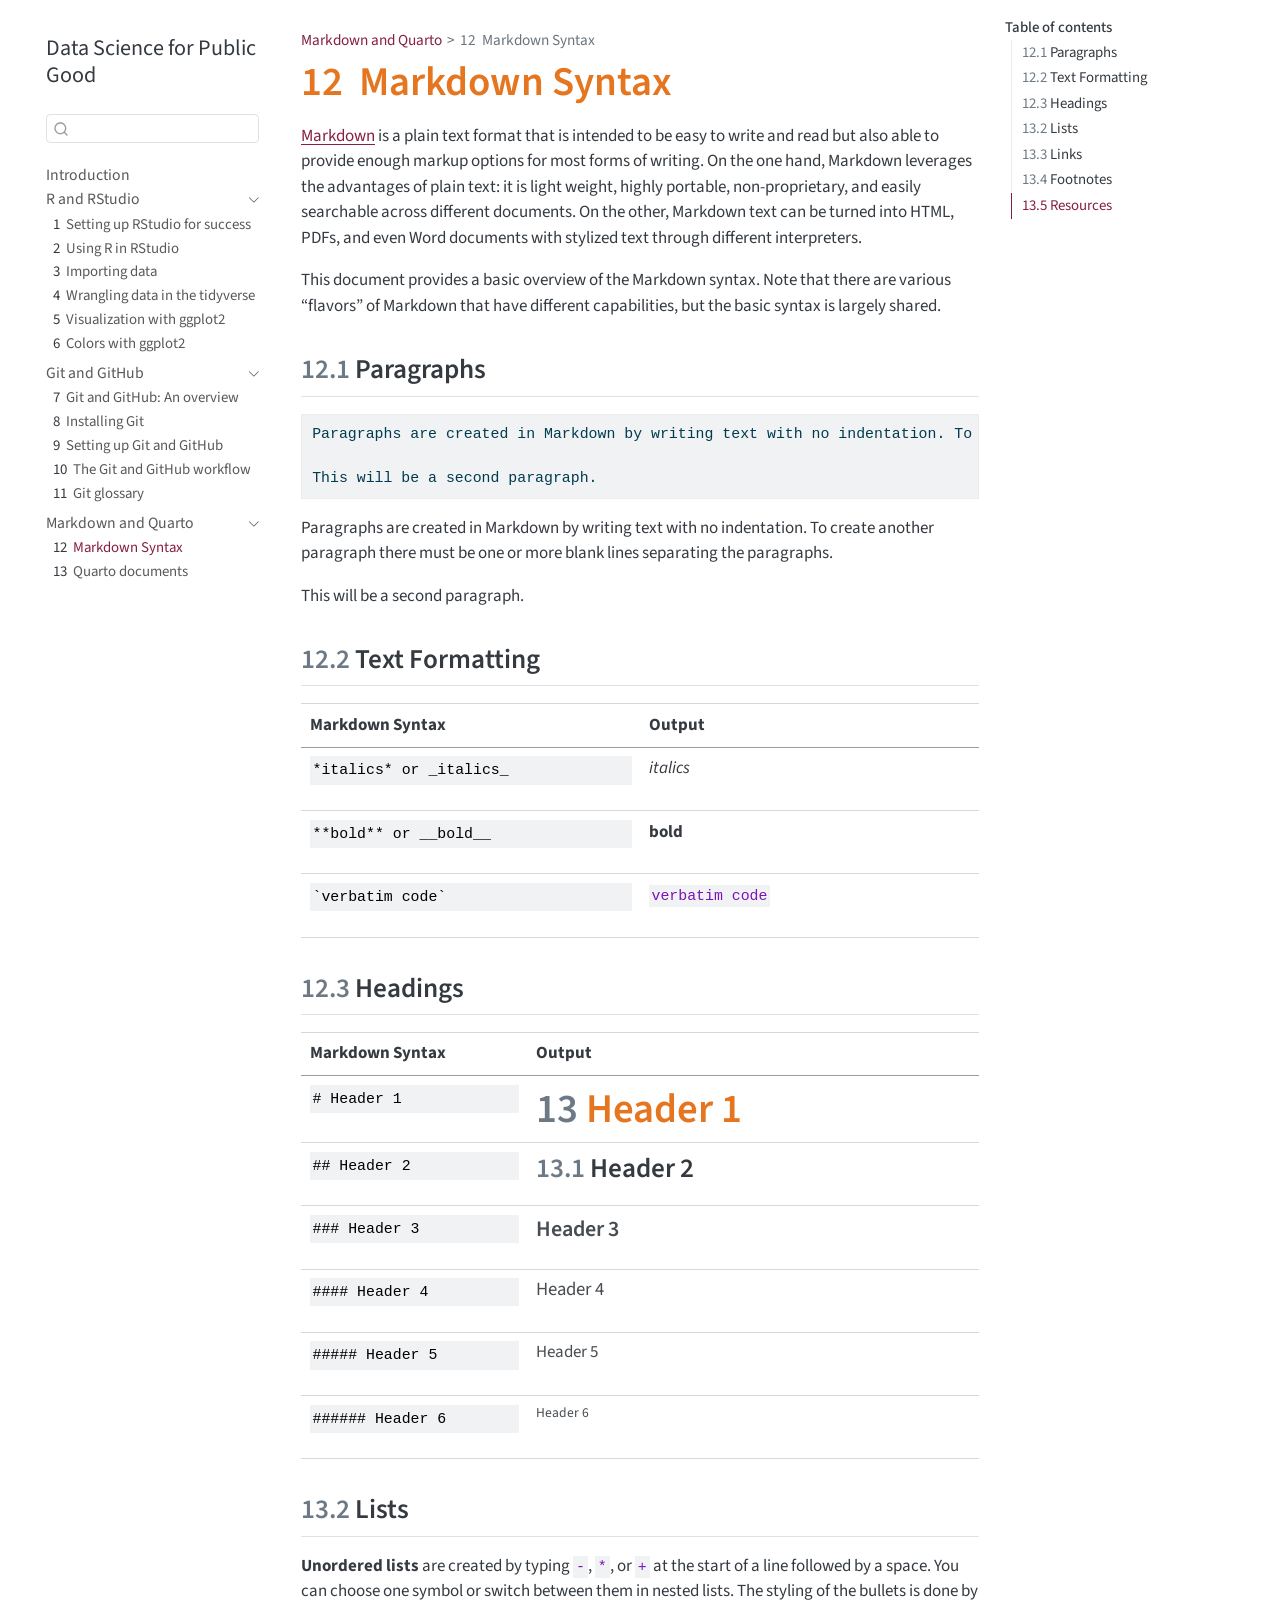
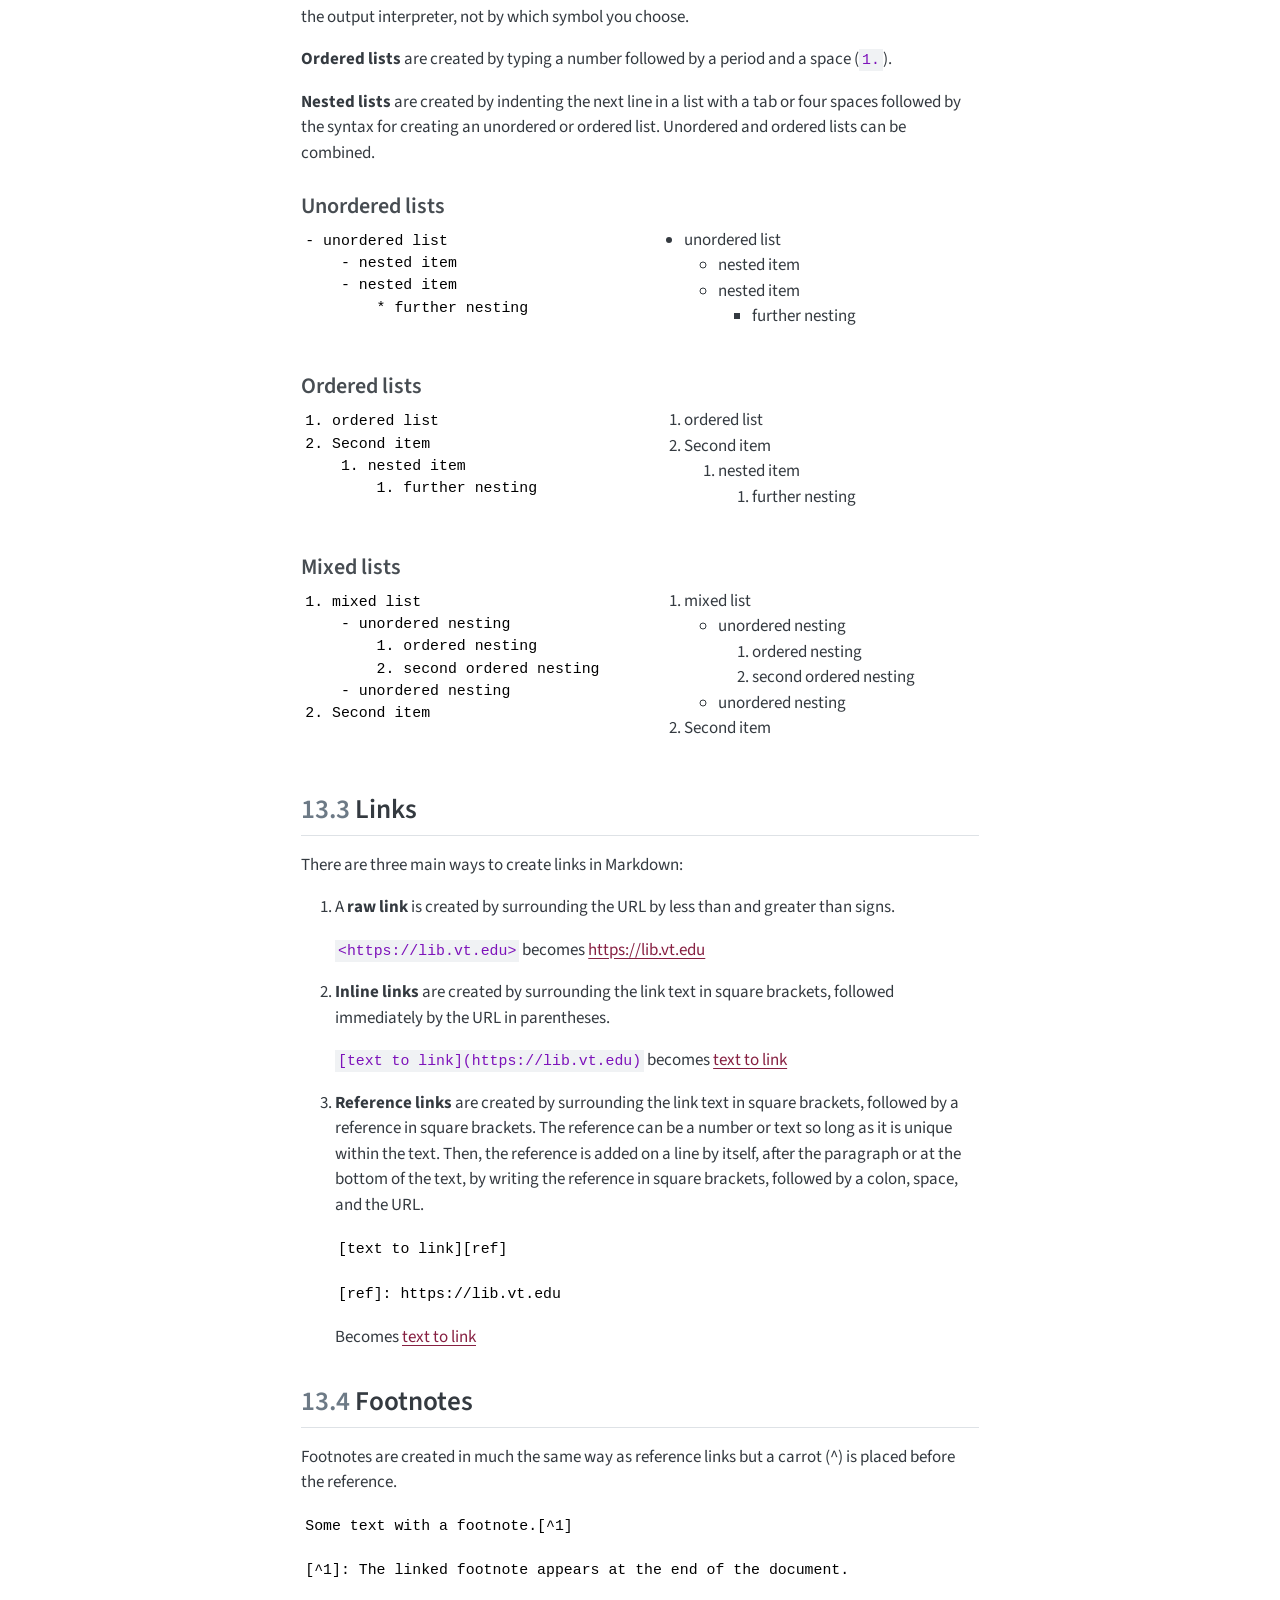
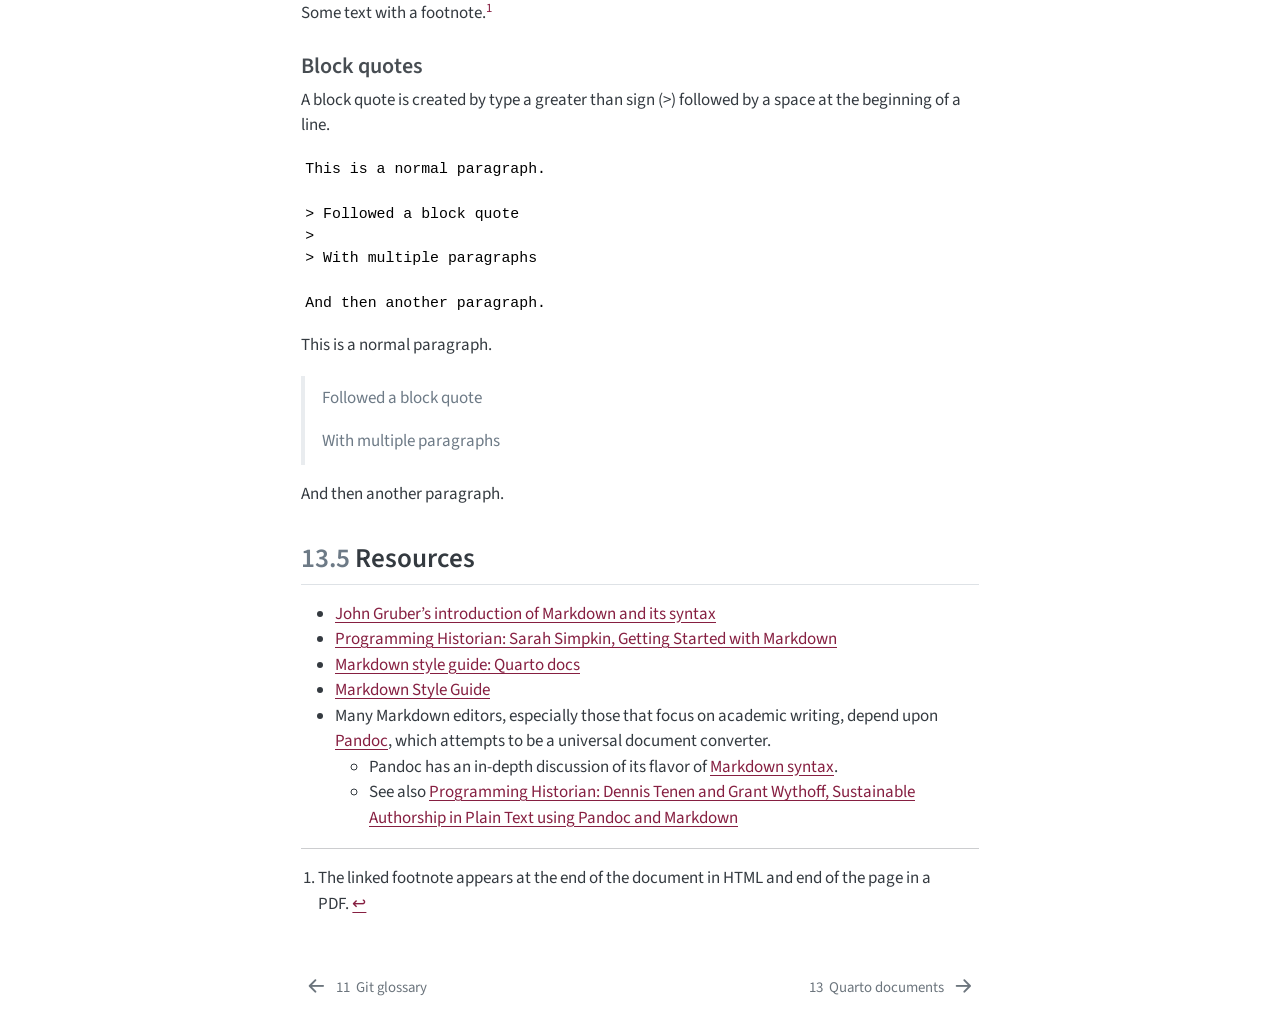
<file: markdown-syntax.html>
<!DOCTYPE html>
<html xmlns="http://www.w3.org/1999/xhtml" lang="en" xml:lang="en"><head>

<meta charset="utf-8">
<meta name="generator" content="quarto-1.9.36">

<meta name="viewport" content="width=device-width, initial-scale=1.0, user-scalable=yes">


<title>12&nbsp; Markdown Syntax – Data Science for Public Good</title>
<style>
/* Default styles provided by pandoc.
** See https://pandoc.org/MANUAL.html#variables-for-html for config info.
*/
code{white-space: pre-wrap;}
span.smallcaps{font-variant: small-caps;}
div.columns{display: flex; gap: min(4vw, 1.5em);}
div.column{flex: auto; overflow-x: auto;}
div.hanging-indent{margin-left: 1.5em; text-indent: -1.5em;}
ul.task-list{list-style: none;}
ul.task-list li input[type="checkbox"] {
  width: 0.8em;
  margin: 0 0.8em 0.2em -1em; /* quarto-specific, see https://github.com/quarto-dev/quarto-cli/issues/4556 */ 
  vertical-align: middle;
}
/* CSS for syntax highlighting */
html { -webkit-text-size-adjust: 100%; }
pre > code.sourceCode { white-space: pre; position: relative; }
pre > code.sourceCode > span { display: inline-block; line-height: 1.25; }
pre > code.sourceCode > span:empty { height: 1.2em; }
.sourceCode { overflow: visible; }
code.sourceCode > span { color: inherit; text-decoration: inherit; }
div.sourceCode { margin: 1em 0; }
pre.sourceCode { margin: 0; }
@media screen {
div.sourceCode { overflow: auto; }
}
@media print {
pre > code.sourceCode { white-space: pre-wrap; }
pre > code.sourceCode > span { text-indent: -5em; padding-left: 5em; }
}
pre.numberSource code
  { counter-reset: source-line 0; }
pre.numberSource code > span
  { position: relative; left: -4em; counter-increment: source-line; }
pre.numberSource code > span > a:first-child::before
  { content: counter(source-line);
    position: relative; left: -1em; text-align: right; vertical-align: baseline;
    border: none; display: inline-block;
    -webkit-touch-callout: none; -webkit-user-select: none;
    -khtml-user-select: none; -moz-user-select: none;
    -ms-user-select: none; user-select: none;
    padding: 0 4px; width: 4em;
  }
pre.numberSource { margin-left: 3em;  padding-left: 4px; }
div.sourceCode
  {   }
@media screen {
pre > code.sourceCode > span > a:first-child::before { text-decoration: underline; }
}
</style>


<script src="site_libs/quarto-nav/quarto-nav.js"></script>
<script src="site_libs/quarto-nav/headroom.min.js"></script>
<script src="site_libs/clipboard/clipboard.min.js"></script>
<script src="site_libs/quarto-search/autocomplete.umd.js"></script>
<script src="site_libs/quarto-search/fuse.min.js"></script>
<script src="site_libs/quarto-search/quarto-search.js"></script>
<meta name="quarto:offset" content="./">
<link href="./quarto-docs.html" rel="next">
<link href="./git-glossary.html" rel="prev">
<script src="site_libs/quarto-html/quarto.js" type="module"></script>
<script src="site_libs/quarto-html/tabsets/tabsets.js" type="module"></script>
<script src="site_libs/quarto-html/popper.min.js"></script>
<script src="site_libs/quarto-html/tippy.umd.min.js"></script>
<script src="site_libs/quarto-html/anchor.min.js"></script>
<link href="site_libs/quarto-html/tippy.css" rel="stylesheet">
<link href="site_libs/quarto-html/quarto-syntax-highlighting-845c23b38eaddc0f92fda52bfe77a8c8.css" rel="stylesheet" id="quarto-text-highlighting-styles">
<script src="site_libs/bootstrap/bootstrap.min.js"></script>
<link href="site_libs/bootstrap/bootstrap-icons.css" rel="stylesheet">
<link href="site_libs/bootstrap/bootstrap-7bffad5ec597a6be8e2440dc65fe4f2c.min.css" rel="stylesheet" append-hash="true" id="quarto-bootstrap" data-mode="light">
<script id="quarto-search-options" type="application/json">{
  "location": "sidebar",
  "copy-button": false,
  "collapse-after": 3,
  "panel-placement": "start",
  "type": "textbox",
  "limit": 50,
  "keyboard-shortcut": [
    "f",
    "/",
    "s"
  ],
  "show-item-context": false,
  "language": {
    "search-no-results-text": "No results",
    "search-matching-documents-text": "matching documents",
    "search-copy-link-title": "Copy link to search",
    "search-hide-matches-text": "Hide additional matches",
    "search-more-match-text": "more match in this document",
    "search-more-matches-text": "more matches in this document",
    "search-clear-button-title": "Clear",
    "search-text-placeholder": "",
    "search-detached-cancel-button-title": "Cancel",
    "search-submit-button-title": "Submit",
    "search-label": "Search"
  }
}</script>


</head>

<body class="nav-sidebar floating quarto-light">

<div id="quarto-search-results"></div>
  <header id="quarto-header" class="headroom fixed-top">
  <nav class="quarto-secondary-nav">
    <div class="container-fluid d-flex">
      <button type="button" class="quarto-btn-toggle btn" data-bs-toggle="collapse" role="button" data-bs-target=".quarto-sidebar-collapse-item" aria-controls="quarto-sidebar" aria-expanded="false" aria-label="Toggle sidebar navigation" onclick="if (window.quartoToggleHeadroom) { window.quartoToggleHeadroom(); }">
        <i class="bi bi-layout-text-sidebar-reverse"></i>
      </button>
        <nav class="quarto-page-breadcrumbs" aria-label="breadcrumb"><ol class="breadcrumb"><li class="breadcrumb-item"><a href="./markdown-syntax.html">Markdown and Quarto</a></li><li class="breadcrumb-item"><a href="./markdown-syntax.html"><span class="chapter-number">12</span>&nbsp; <span class="chapter-title">Markdown Syntax</span></a></li></ol></nav>
        <a class="flex-grow-1" role="navigation" data-bs-toggle="collapse" data-bs-target=".quarto-sidebar-collapse-item" aria-controls="quarto-sidebar" aria-expanded="false" aria-label="Toggle sidebar navigation" onclick="if (window.quartoToggleHeadroom) { window.quartoToggleHeadroom(); }">      
        </a>
      <button type="button" class="btn quarto-search-button" aria-label="Search" onclick="window.quartoOpenSearch();">
        <i class="bi bi-search"></i>
      </button>
    </div>
  </nav>
</header>
<!-- content -->
<div id="quarto-content" class="quarto-container page-columns page-rows-contents page-layout-article">
<!-- sidebar -->
  <nav id="quarto-sidebar" class="sidebar collapse collapse-horizontal quarto-sidebar-collapse-item sidebar-navigation floating overflow-auto">
    <div class="pt-lg-2 mt-2 text-left sidebar-header">
    <div class="sidebar-title mb-0 py-0">
      <a href="./">Data Science for Public Good</a> 
    </div>
      </div>
        <div class="mt-2 flex-shrink-0 align-items-center">
        <div class="sidebar-search">
        <div id="quarto-search" class="" title="Search"></div>
        </div>
        </div>
    <div class="sidebar-menu-container"> 
    <ul class="list-unstyled mt-1">
        <li class="sidebar-item">
  <div class="sidebar-item-container"> 
  <a href="./index.html" class="sidebar-item-text sidebar-link">
 <span class="menu-text">Introduction</span></a>
  </div>
</li>
        <li class="sidebar-item sidebar-item-section">
      <div class="sidebar-item-container"> 
            <a class="sidebar-item-text sidebar-link text-start" data-bs-toggle="collapse" data-bs-target="#quarto-sidebar-section-1" role="navigation" aria-expanded="true">
 <span class="menu-text">R and RStudio</span></a>
          <a class="sidebar-item-toggle text-start" data-bs-toggle="collapse" data-bs-target="#quarto-sidebar-section-1" role="navigation" aria-expanded="true" aria-label="Toggle section">
            <i class="bi bi-chevron-right ms-2"></i>
          </a> 
      </div>
      <ul id="quarto-sidebar-section-1" class="collapse list-unstyled sidebar-section depth1 show">  
          <li class="sidebar-item">
  <div class="sidebar-item-container"> 
  <a href="./rstudio-setup.html" class="sidebar-item-text sidebar-link">
 <span class="menu-text"><span class="chapter-number">1</span>&nbsp; <span class="chapter-title">Setting up RStudio for success</span></span></a>
  </div>
</li>
          <li class="sidebar-item">
  <div class="sidebar-item-container"> 
  <a href="./rstudio-guide.html" class="sidebar-item-text sidebar-link">
 <span class="menu-text"><span class="chapter-number">2</span>&nbsp; <span class="chapter-title">Using R in RStudio</span></span></a>
  </div>
</li>
          <li class="sidebar-item">
  <div class="sidebar-item-container"> 
  <a href="./importing.html" class="sidebar-item-text sidebar-link">
 <span class="menu-text"><span class="chapter-number">3</span>&nbsp; <span class="chapter-title">Importing data</span></span></a>
  </div>
</li>
          <li class="sidebar-item">
  <div class="sidebar-item-container"> 
  <a href="./wrangling.html" class="sidebar-item-text sidebar-link">
 <span class="menu-text"><span class="chapter-number">4</span>&nbsp; <span class="chapter-title">Wrangling data in the tidyverse</span></span></a>
  </div>
</li>
          <li class="sidebar-item">
  <div class="sidebar-item-container"> 
  <a href="./ggplot2.html" class="sidebar-item-text sidebar-link">
 <span class="menu-text"><span class="chapter-number">5</span>&nbsp; <span class="chapter-title">Visualization with ggplot2</span></span></a>
  </div>
</li>
          <li class="sidebar-item">
  <div class="sidebar-item-container"> 
  <a href="./ggplot2-color.html" class="sidebar-item-text sidebar-link">
 <span class="menu-text"><span class="chapter-number">6</span>&nbsp; <span class="chapter-title">Colors with ggplot2</span></span></a>
  </div>
</li>
      </ul>
  </li>
        <li class="sidebar-item sidebar-item-section">
      <div class="sidebar-item-container"> 
            <a class="sidebar-item-text sidebar-link text-start" data-bs-toggle="collapse" data-bs-target="#quarto-sidebar-section-2" role="navigation" aria-expanded="true">
 <span class="menu-text">Git and GitHub</span></a>
          <a class="sidebar-item-toggle text-start" data-bs-toggle="collapse" data-bs-target="#quarto-sidebar-section-2" role="navigation" aria-expanded="true" aria-label="Toggle section">
            <i class="bi bi-chevron-right ms-2"></i>
          </a> 
      </div>
      <ul id="quarto-sidebar-section-2" class="collapse list-unstyled sidebar-section depth1 show">  
          <li class="sidebar-item">
  <div class="sidebar-item-container"> 
  <a href="./git-overview.html" class="sidebar-item-text sidebar-link">
 <span class="menu-text"><span class="chapter-number">7</span>&nbsp; <span class="chapter-title">Git and GitHub: An overview</span></span></a>
  </div>
</li>
          <li class="sidebar-item">
  <div class="sidebar-item-container"> 
  <a href="./git-install.html" class="sidebar-item-text sidebar-link">
 <span class="menu-text"><span class="chapter-number">8</span>&nbsp; <span class="chapter-title">Installing Git</span></span></a>
  </div>
</li>
          <li class="sidebar-item">
  <div class="sidebar-item-container"> 
  <a href="./git-setup.html" class="sidebar-item-text sidebar-link">
 <span class="menu-text"><span class="chapter-number">9</span>&nbsp; <span class="chapter-title">Setting up Git and GitHub</span></span></a>
  </div>
</li>
          <li class="sidebar-item">
  <div class="sidebar-item-container"> 
  <a href="./git-workflow.html" class="sidebar-item-text sidebar-link">
 <span class="menu-text"><span class="chapter-number">10</span>&nbsp; <span class="chapter-title">The Git and GitHub workflow</span></span></a>
  </div>
</li>
          <li class="sidebar-item">
  <div class="sidebar-item-container"> 
  <a href="./git-glossary.html" class="sidebar-item-text sidebar-link">
 <span class="menu-text"><span class="chapter-number">11</span>&nbsp; <span class="chapter-title">Git glossary</span></span></a>
  </div>
</li>
      </ul>
  </li>
        <li class="sidebar-item sidebar-item-section">
      <div class="sidebar-item-container"> 
            <a class="sidebar-item-text sidebar-link text-start" data-bs-toggle="collapse" data-bs-target="#quarto-sidebar-section-3" role="navigation" aria-expanded="true">
 <span class="menu-text">Markdown and Quarto</span></a>
          <a class="sidebar-item-toggle text-start" data-bs-toggle="collapse" data-bs-target="#quarto-sidebar-section-3" role="navigation" aria-expanded="true" aria-label="Toggle section">
            <i class="bi bi-chevron-right ms-2"></i>
          </a> 
      </div>
      <ul id="quarto-sidebar-section-3" class="collapse list-unstyled sidebar-section depth1 show">  
          <li class="sidebar-item">
  <div class="sidebar-item-container"> 
  <a href="./markdown-syntax.html" class="sidebar-item-text sidebar-link active">
 <span class="menu-text"><span class="chapter-number">12</span>&nbsp; <span class="chapter-title">Markdown Syntax</span></span></a>
  </div>
</li>
          <li class="sidebar-item">
  <div class="sidebar-item-container"> 
  <a href="./quarto-docs.html" class="sidebar-item-text sidebar-link">
 <span class="menu-text"><span class="chapter-number">13</span>&nbsp; <span class="chapter-title">Quarto documents</span></span></a>
  </div>
</li>
      </ul>
  </li>
    </ul>
    </div>
</nav>
<div id="quarto-sidebar-glass" class="quarto-sidebar-collapse-item" data-bs-toggle="collapse" data-bs-target=".quarto-sidebar-collapse-item"></div>
<!-- margin-sidebar -->
    <div id="quarto-margin-sidebar" class="sidebar margin-sidebar">
        <nav id="TOC" role="doc-toc" class="toc-active">
    <h2 id="toc-title">Table of contents</h2>
   
  <ul>
  <li><a href="#paragraphs" id="toc-paragraphs" class="nav-link active" data-scroll-target="#paragraphs"><span class="header-section-number">12.1</span> Paragraphs</a></li>
  <li><a href="#text-formatting" id="toc-text-formatting" class="nav-link" data-scroll-target="#text-formatting"><span class="header-section-number">12.2</span> Text Formatting</a></li>
  <li><a href="#headings" id="toc-headings" class="nav-link" data-scroll-target="#headings"><span class="header-section-number">12.3</span> Headings</a></li>
  <li><a href="#lists" id="toc-lists" class="nav-link" data-scroll-target="#lists"><span class="header-section-number">13.2</span> Lists</a>
  <ul class="collapse">
  <li><a href="#unordered-lists" id="toc-unordered-lists" class="nav-link" data-scroll-target="#unordered-lists">Unordered lists</a></li>
  <li><a href="#ordered-lists" id="toc-ordered-lists" class="nav-link" data-scroll-target="#ordered-lists">Ordered lists</a></li>
  <li><a href="#mixed-lists" id="toc-mixed-lists" class="nav-link" data-scroll-target="#mixed-lists">Mixed lists</a></li>
  </ul></li>
  <li><a href="#links" id="toc-links" class="nav-link" data-scroll-target="#links"><span class="header-section-number">13.3</span> Links</a></li>
  <li><a href="#footnotes" id="toc-footnotes" class="nav-link" data-scroll-target="#footnotes"><span class="header-section-number">13.4</span> Footnotes</a>
  <ul class="collapse">
  <li><a href="#block-quotes" id="toc-block-quotes" class="nav-link" data-scroll-target="#block-quotes">Block quotes</a></li>
  </ul></li>
  <li><a href="#resources" id="toc-resources" class="nav-link" data-scroll-target="#resources"><span class="header-section-number">13.5</span> Resources</a></li>
  </ul>
</nav>
    </div>
<!-- main -->
<main class="content" id="quarto-document-content">

<header id="title-block-header" class="quarto-title-block default"><nav class="quarto-page-breadcrumbs quarto-title-breadcrumbs d-none d-lg-block" aria-label="breadcrumb"><ol class="breadcrumb"><li class="breadcrumb-item"><a href="./markdown-syntax.html">Markdown and Quarto</a></li><li class="breadcrumb-item"><a href="./markdown-syntax.html"><span class="chapter-number">12</span>&nbsp; <span class="chapter-title">Markdown Syntax</span></a></li></ol></nav>
<div class="quarto-title">
<h1 class="title"><span class="chapter-number">12</span>&nbsp; <span class="chapter-title">Markdown Syntax</span></h1>
</div>



<div class="quarto-title-meta">

    
  
    
  </div>
  


</header>


<p><a href="https://daringfireball.net/projects/markdown/syntax">Markdown</a> is a plain text format that is intended to be easy to write and read but also able to provide enough markup options for most forms of writing. On the one hand, Markdown leverages the advantages of plain text: it is light weight, highly portable, non-proprietary, and easily searchable across different documents. On the other, Markdown text can be turned into HTML, PDFs, and even Word documents with stylized text through different interpreters.</p>
<p>This document provides a basic overview of the Markdown syntax. Note that there are various “flavors” of Markdown that have different capabilities, but the basic syntax is largely shared.</p>
<section id="paragraphs" class="level2" data-number="12.1">
<h2 data-number="12.1" class="anchored" data-anchor-id="paragraphs"><span class="header-section-number">12.1</span> Paragraphs</h2>
<div class="code-copy-outer-scaffold"><div class="sourceCode" id="cb1"><pre class="sourceCode markdown code-with-copy"><code class="sourceCode markdown"><span id="cb1-1"><a href="#cb1-1" aria-hidden="true" tabindex="-1"></a>Paragraphs are created in Markdown by writing text with no indentation. To create another paragraph there must be one or more blank lines separating the paragraphs.</span>
<span id="cb1-2"><a href="#cb1-2" aria-hidden="true" tabindex="-1"></a></span>
<span id="cb1-3"><a href="#cb1-3" aria-hidden="true" tabindex="-1"></a>This will be a second paragraph.</span></code></pre></div><button title="Copy to Clipboard" class="code-copy-button"><i class="bi"></i></button></div>
<p>Paragraphs are created in Markdown by writing text with no indentation. To create another paragraph there must be one or more blank lines separating the paragraphs.</p>
<p>This will be a second paragraph.</p>
</section>
<section id="text-formatting" class="level2" data-number="12.2">
<h2 data-number="12.2" class="anchored" data-anchor-id="text-formatting"><span class="header-section-number">12.2</span> Text Formatting</h2>
<table class="caption-top table">
<colgroup>
<col style="width: 50%">
<col style="width: 50%">
</colgroup>
<thead>
<tr class="header">
<th>Markdown Syntax</th>
<th>Output</th>
</tr>
</thead>
<tbody>
<tr class="odd">
<td><pre><code>*italics* or _italics_</code></pre></td>
<td><em>italics</em></td>
</tr>
<tr class="even">
<td><pre><code>**bold** or __bold__</code></pre></td>
<td><strong>bold</strong></td>
</tr>
<tr class="odd">
<td><pre><code>`verbatim code`</code></pre></td>
<td><code>verbatim code</code></td>
</tr>
</tbody>
</table>
</section>
<section id="headings" class="level2" data-number="12.3">
<h2 data-number="12.3" class="anchored" data-anchor-id="headings"><span class="header-section-number">12.3</span> Headings</h2>
<table class="caption-top table">
<colgroup>
<col style="width: 25%">
<col style="width: 50%">
</colgroup>
<thead>
<tr class="header">
<th>Markdown Syntax</th>
<th>Output</th>
</tr>
</thead>
<tbody>
<tr class="odd">
<td><pre><code># Header 1</code></pre></td>
<td><h1 id="header-1" class="heading-output" data-number="13"><span class="header-section-number">13</span> Header 1</h1></td>
</tr>
<tr class="even">
<td><pre><code>## Header 2</code></pre></td>
<td><h2 id="header-2" class="heading-output anchored" data-number="13.1"><span class="header-section-number">13.1</span> Header 2</h2></td>
</tr>
<tr class="odd">
<td><pre><code>### Header 3</code></pre></td>
<td><h3 id="header-3" class="heading-output anchored">Header 3</h3></td>
</tr>
<tr class="even">
<td><pre><code>#### Header 4</code></pre></td>
<td><h4 id="header-4" class="heading-output anchored">Header 4</h4></td>
</tr>
<tr class="odd">
<td><pre><code>##### Header 5</code></pre></td>
<td><h5 id="header-5" class="heading-output anchored">Header 5</h5></td>
</tr>
<tr class="even">
<td><pre><code>###### Header 6</code></pre></td>
<td><h6 id="header-6" class="heading-output anchored">Header 6</h6></td>
</tr>
</tbody>
</table>
<style type="text/css">
.heading-output {
  border-bottom: none;
  margin-top: 0;
  margin-bottom: 0;
}
</style>
</section>
<section id="lists" class="level2" data-number="13.2">
<h2 data-number="13.2" class="anchored" data-anchor-id="lists"><span class="header-section-number">13.2</span> Lists</h2>
<p><strong>Unordered lists</strong> are created by typing <code>-</code>, <code>*</code>, or <code>+</code> at the start of a line followed by a space. You can choose one symbol or switch between them in nested lists. The styling of the bullets is done by the output interpreter, not by which symbol you choose.</p>
<p><strong>Ordered lists</strong> are created by typing a number followed by a period and a space (<code>1.</code>).</p>
<p><strong>Nested lists</strong> are created by indenting the next line in a list with a tab or four spaces followed by the syntax for creating an unordered or ordered list. Unordered and ordered lists can be combined.</p>
<section id="unordered-lists" class="level3">
<h3 class="anchored" data-anchor-id="unordered-lists">Unordered lists</h3>
<div class="quarto-layout-panel" data-layout-ncol="2">
<div class="quarto-layout-row">
<div class="quarto-layout-cell" style="flex-basis: 50.0%;justify-content: flex-start;">
<pre><code>- unordered list
    - nested item
    - nested item
        * further nesting </code></pre>
</div>
<div class="quarto-layout-cell" style="flex-basis: 50.0%;justify-content: flex-start;">
<ul>
<li>unordered list
<ul>
<li>nested item</li>
<li>nested item
<ul>
<li>further nesting</li>
</ul></li>
</ul></li>
</ul>
</div>
</div>
</div>
</section>
<section id="ordered-lists" class="level3">
<h3 class="anchored" data-anchor-id="ordered-lists">Ordered lists</h3>
<div class="quarto-layout-panel" data-layout-ncol="2">
<div class="quarto-layout-row">
<div class="quarto-layout-cell" style="flex-basis: 50.0%;justify-content: flex-start;">
<pre><code>1. ordered list
2. Second item
    1. nested item
        1. further nesting</code></pre>
</div>
<div class="quarto-layout-cell" style="flex-basis: 50.0%;justify-content: flex-start;">
<ol type="1">
<li>ordered list</li>
<li>Second item
<ol type="1">
<li>nested item
<ol type="1">
<li>further nesting</li>
</ol></li>
</ol></li>
</ol>
</div>
</div>
</div>
</section>
<section id="mixed-lists" class="level3">
<h3 class="anchored" data-anchor-id="mixed-lists">Mixed lists</h3>
<div class="quarto-layout-panel" data-layout-ncol="2">
<div class="quarto-layout-row">
<div class="quarto-layout-cell" style="flex-basis: 50.0%;justify-content: flex-start;">
<pre><code>1. mixed list
    - unordered nesting
        1. ordered nesting 
        2. second ordered nesting
    - unordered nesting
2. Second item</code></pre>
</div>
<div class="quarto-layout-cell" style="flex-basis: 50.0%;justify-content: flex-start;">
<ol type="1">
<li>mixed list
<ul>
<li>unordered nesting
<ol type="1">
<li>ordered nesting</li>
<li>second ordered nesting</li>
</ol></li>
<li>unordered nesting</li>
</ul></li>
<li>Second item</li>
</ol>
</div>
</div>
</div>
</section>
</section>
<section id="links" class="level2" data-number="13.3">
<h2 data-number="13.3" class="anchored" data-anchor-id="links"><span class="header-section-number">13.3</span> Links</h2>
<p>There are three main ways to create links in Markdown:</p>
<ol type="1">
<li><p>A <strong>raw link</strong> is created by surrounding the URL by less than and greater than signs.</p>
<p><code>&lt;https://lib.vt.edu&gt;</code> becomes <a href="https://lib.vt.edu" class="uri">https://lib.vt.edu</a></p></li>
<li><p><strong>Inline links</strong> are created by surrounding the link text in square brackets, followed immediately by the URL in parentheses.</p>
<p><code>[text to link](https://lib.vt.edu)</code> becomes <a href="https://lib.vt.edu">text to link</a></p></li>
<li><p><strong>Reference links</strong> are created by surrounding the link text in square brackets, followed by a reference in square brackets. The reference can be a number or text so long as it is unique within the text. Then, the reference is added on a line by itself, after the paragraph or at the bottom of the text, by writing the reference in square brackets, followed by a colon, space, and the URL.</p>
<pre><code>[text to link][ref]

[ref]: https://lib.vt.edu</code></pre>
<p>Becomes <a href="https://lib.vt.edu">text to link</a></p></li>
</ol>
</section>
<section id="footnotes" class="level2" data-number="13.4">
<h2 data-number="13.4" class="anchored" data-anchor-id="footnotes"><span class="header-section-number">13.4</span> Footnotes</h2>
<p>Footnotes are created in much the same way as reference links but a carrot (^) is placed before the reference.</p>
<pre><code>Some text with a footnote.[^1]

[^1]: The linked footnote appears at the end of the document.</code></pre>
<p>Some text with a footnote.<a href="#fn1" class="footnote-ref" id="fnref1" role="doc-noteref"><sup>1</sup></a></p>
<section id="block-quotes" class="level3">
<h3 class="anchored" data-anchor-id="block-quotes">Block quotes</h3>
<p>A block quote is created by type a greater than sign (&gt;) followed by a space at the beginning of a line.</p>
<pre><code>This is a normal paragraph.

&gt; Followed a block quote
&gt; 
&gt; With multiple paragraphs

And then another paragraph.</code></pre>
<p>This is a normal paragraph.</p>
<blockquote class="blockquote">
<p>Followed a block quote</p>
<p>With multiple paragraphs</p>
</blockquote>
<p>And then another paragraph.</p>
</section>
</section>
<section id="resources" class="level2" data-number="13.5">
<h2 data-number="13.5" class="anchored" data-anchor-id="resources"><span class="header-section-number">13.5</span> Resources</h2>
<ul>
<li><a href="https://daringfireball.net/projects/markdown/syntax">John Gruber’s introduction of Markdown and its syntax</a></li>
<li><a href="https://programminghistorian.org/en/lessons/getting-started-with-markdown">Programming Historian: Sarah Simpkin, Getting Started with Markdown</a></li>
<li><a href="https://quarto.org/docs/authoring/markdown-basics.html">Markdown style guide: Quarto docs</a></li>
<li><a href="https://markdownguide.offshoot.io/basic-syntax/">Markdown Style Guide</a></li>
<li>Many Markdown editors, especially those that focus on academic writing, depend upon <a href="https://pandoc.org">Pandoc</a>, which attempts to be a universal document converter.
<ul>
<li>Pandoc has an in-depth discussion of its flavor of <a href="https://pandoc.org/MANUAL.html#pandocs-markdown">Markdown syntax</a>.</li>
<li>See also <a href="https://programminghistorian.org/en/lessons/sustainable-authorship-in-plain-text-using-pandoc-and-markdown">Programming Historian: Dennis Tenen and Grant Wythoff, Sustainable Authorship in Plain Text using Pandoc and Markdown</a></li>
</ul></li>
</ul>


</section>
<section id="footnotes" class="footnotes footnotes-end-of-document" role="doc-endnotes">
<hr>
<ol>
<li id="fn1"><p>The linked footnote appears at the end of the document in HTML and end of the page in a PDF.<a href="#fnref1" class="footnote-back" role="doc-backlink">↩︎</a></p></li>
</ol>
</section>

</main> <!-- /main -->
<script id="quarto-html-after-body" type="application/javascript">
  window.document.addEventListener("DOMContentLoaded", function (event) {
    const icon = "";
    const anchorJS = new window.AnchorJS();
    anchorJS.options = {
      placement: 'right',
      icon: icon
    };
    anchorJS.add('.anchored');
    const isCodeAnnotation = (el) => {
      for (const clz of el.classList) {
        if (clz.startsWith('code-annotation-')) {                     
          return true;
        }
      }
      return false;
    }
    const onCopySuccess = function(e) {
      // button target
      const button = e.trigger;
      // don't keep focus
      button.blur();
      // flash "checked"
      button.classList.add('code-copy-button-checked');
      var currentTitle = button.getAttribute("title");
      button.setAttribute("title", "Copied!");
      let tooltip;
      if (window.bootstrap) {
        button.setAttribute("data-bs-toggle", "tooltip");
        button.setAttribute("data-bs-placement", "left");
        button.setAttribute("data-bs-title", "Copied!");
        tooltip = new bootstrap.Tooltip(button, 
          { trigger: "manual", 
            customClass: "code-copy-button-tooltip",
            offset: [0, -8]});
        tooltip.show();    
      }
      setTimeout(function() {
        if (tooltip) {
          tooltip.hide();
          button.removeAttribute("data-bs-title");
          button.removeAttribute("data-bs-toggle");
          button.removeAttribute("data-bs-placement");
        }
        button.setAttribute("title", currentTitle);
        button.classList.remove('code-copy-button-checked');
      }, 1000);
      // clear code selection
      e.clearSelection();
    }
    const getTextToCopy = function(trigger) {
      const outerScaffold = trigger.parentElement.cloneNode(true);
      const codeEl = outerScaffold.querySelector('code');
      for (const childEl of codeEl.children) {
        if (isCodeAnnotation(childEl)) {
          childEl.remove();
        }
      }
      return codeEl.innerText;
    }
    const clipboard = new window.ClipboardJS('.code-copy-button:not([data-in-quarto-modal])', {
      text: getTextToCopy
    });
    clipboard.on('success', onCopySuccess);
    if (window.document.getElementById('quarto-embedded-source-code-modal')) {
      const clipboardModal = new window.ClipboardJS('.code-copy-button[data-in-quarto-modal]', {
        text: getTextToCopy,
        container: window.document.getElementById('quarto-embedded-source-code-modal')
      });
      clipboardModal.on('success', onCopySuccess);
    }
      var localhostRegex = new RegExp(/^(?:http|https):\/\/localhost\:?[0-9]*\//);
      var mailtoRegex = new RegExp(/^mailto:/);
        var filterRegex = new RegExp('/' + window.location.host + '/');
      var isInternal = (href) => {
          return filterRegex.test(href) || localhostRegex.test(href) || mailtoRegex.test(href);
      }
      // Inspect non-navigation links and adorn them if external
     var links = window.document.querySelectorAll('a[href]:not(.nav-link):not(.navbar-brand):not(.toc-action):not(.sidebar-link):not(.sidebar-item-toggle):not(.pagination-link):not(.no-external):not([aria-hidden]):not(.dropdown-item):not(.quarto-navigation-tool):not(.about-link)');
      for (var i=0; i<links.length; i++) {
        const link = links[i];
        if (!isInternal(link.href)) {
          // undo the damage that might have been done by quarto-nav.js in the case of
          // links that we want to consider external
          if (link.dataset.originalHref !== undefined) {
            link.href = link.dataset.originalHref;
          }
        }
      }
    function tippyHover(el, contentFn, onTriggerFn, onUntriggerFn) {
      const config = {
        allowHTML: true,
        maxWidth: 500,
        delay: 100,
        arrow: false,
        appendTo: function(el) {
            return el.parentElement;
        },
        interactive: true,
        interactiveBorder: 10,
        theme: 'quarto',
        placement: 'bottom-start',
      };
      if (contentFn) {
        config.content = contentFn;
      }
      if (onTriggerFn) {
        config.onTrigger = onTriggerFn;
      }
      if (onUntriggerFn) {
        config.onUntrigger = onUntriggerFn;
      }
      window.tippy(el, config); 
    }
    const noterefs = window.document.querySelectorAll('a[role="doc-noteref"]');
    for (var i=0; i<noterefs.length; i++) {
      const ref = noterefs[i];
      tippyHover(ref, function() {
        // use id or data attribute instead here
        let href = ref.getAttribute('data-footnote-href') || ref.getAttribute('href');
        try { href = new URL(href).hash; } catch {}
        const id = href.replace(/^#\/?/, "");
        const note = window.document.getElementById(id);
        if (note) {
          return note.innerHTML;
        } else {
          return "";
        }
      });
    }
    const xrefs = window.document.querySelectorAll('a.quarto-xref');
    const processXRef = (id, note) => {
      // Strip column container classes
      const stripColumnClz = (el) => {
        el.classList.remove("page-full", "page-columns");
        if (el.children) {
          for (const child of el.children) {
            stripColumnClz(child);
          }
        }
      }
      stripColumnClz(note)
      if (id === null || id.startsWith('sec-')) {
        // Special case sections, only their first couple elements
        const container = document.createElement("div");
        if (note.children && note.children.length > 2) {
          container.appendChild(note.children[0].cloneNode(true));
          for (let i = 1; i < note.children.length; i++) {
            const child = note.children[i];
            if (child.tagName === "P" && child.innerText === "") {
              continue;
            } else {
              container.appendChild(child.cloneNode(true));
              break;
            }
          }
          if (window.Quarto?.typesetMath) {
            window.Quarto.typesetMath(container);
          }
          return container.innerHTML
        } else {
          if (window.Quarto?.typesetMath) {
            window.Quarto.typesetMath(note);
          }
          return note.innerHTML;
        }
      } else {
        // Remove any anchor links if they are present
        const anchorLink = note.querySelector('a.anchorjs-link');
        if (anchorLink) {
          anchorLink.remove();
        }
        if (window.Quarto?.typesetMath) {
          window.Quarto.typesetMath(note);
        }
        if (note.classList.contains("callout")) {
          return note.outerHTML;
        } else {
          return note.innerHTML;
        }
      }
    }
    for (var i=0; i<xrefs.length; i++) {
      const xref = xrefs[i];
      tippyHover(xref, undefined, function(instance) {
        instance.disable();
        let url = xref.getAttribute('href');
        let hash = undefined; 
        if (url.startsWith('#')) {
          hash = url;
        } else {
          try { hash = new URL(url).hash; } catch {}
        }
        if (hash) {
          const id = hash.replace(/^#\/?/, "");
          const note = window.document.getElementById(id);
          if (note !== null) {
            try {
              const html = processXRef(id, note.cloneNode(true));
              instance.setContent(html);
            } finally {
              instance.enable();
              instance.show();
            }
          } else {
            // See if we can fetch this
            fetch(url.split('#')[0])
            .then(res => res.text())
            .then(html => {
              const parser = new DOMParser();
              const htmlDoc = parser.parseFromString(html, "text/html");
              const note = htmlDoc.getElementById(id);
              if (note !== null) {
                const html = processXRef(id, note);
                instance.setContent(html);
              } 
            }).finally(() => {
              instance.enable();
              instance.show();
            });
          }
        } else {
          // See if we can fetch a full url (with no hash to target)
          // This is a special case and we should probably do some content thinning / targeting
          fetch(url)
          .then(res => res.text())
          .then(html => {
            const parser = new DOMParser();
            const htmlDoc = parser.parseFromString(html, "text/html");
            const note = htmlDoc.querySelector('main.content');
            if (note !== null) {
              // This should only happen for chapter cross references
              // (since there is no id in the URL)
              // remove the first header
              if (note.children.length > 0 && note.children[0].tagName === "HEADER") {
                note.children[0].remove();
              }
              const html = processXRef(null, note);
              instance.setContent(html);
            } 
          }).finally(() => {
            instance.enable();
            instance.show();
          });
        }
      }, function(instance) {
      });
    }
        let selectedAnnoteEl;
        const selectorForAnnotation = ( cell, annotation) => {
          let cellAttr = 'data-code-cell="' + cell + '"';
          let lineAttr = 'data-code-annotation="' +  annotation + '"';
          const selector = 'span[' + cellAttr + '][' + lineAttr + ']';
          return selector;
        }
        const selectCodeLines = (annoteEl) => {
          const doc = window.document;
          const targetCell = annoteEl.getAttribute("data-target-cell");
          const targetAnnotation = annoteEl.getAttribute("data-target-annotation");
          const annoteSpan = window.document.querySelector(selectorForAnnotation(targetCell, targetAnnotation));
          const lines = annoteSpan.getAttribute("data-code-lines").split(",");
          const lineIds = lines.map((line) => {
            return targetCell + "-" + line;
          })
          let top = null;
          let height = null;
          let parent = null;
          if (lineIds.length > 0) {
              //compute the position of the single el (top and bottom and make a div)
              const el = window.document.getElementById(lineIds[0]);
              top = el.offsetTop;
              height = el.offsetHeight;
              parent = el.parentElement.parentElement;
            if (lineIds.length > 1) {
              const lastEl = window.document.getElementById(lineIds[lineIds.length - 1]);
              const bottom = lastEl.offsetTop + lastEl.offsetHeight;
              height = bottom - top;
            }
            if (top !== null && height !== null && parent !== null) {
              // cook up a div (if necessary) and position it 
              let div = window.document.getElementById("code-annotation-line-highlight");
              if (div === null) {
                div = window.document.createElement("div");
                div.setAttribute("id", "code-annotation-line-highlight");
                div.style.position = 'absolute';
                parent.appendChild(div);
              }
              div.style.top = top - 2 + "px";
              div.style.height = height + 4 + "px";
              div.style.left = 0;
              let gutterDiv = window.document.getElementById("code-annotation-line-highlight-gutter");
              if (gutterDiv === null) {
                gutterDiv = window.document.createElement("div");
                gutterDiv.setAttribute("id", "code-annotation-line-highlight-gutter");
                gutterDiv.style.position = 'absolute';
                const codeCell = window.document.getElementById(targetCell);
                const gutter = codeCell.querySelector('.code-annotation-gutter');
                gutter.appendChild(gutterDiv);
              }
              gutterDiv.style.top = top - 2 + "px";
              gutterDiv.style.height = height + 4 + "px";
            }
            selectedAnnoteEl = annoteEl;
          }
        };
        const unselectCodeLines = () => {
          const elementsIds = ["code-annotation-line-highlight", "code-annotation-line-highlight-gutter"];
          elementsIds.forEach((elId) => {
            const div = window.document.getElementById(elId);
            if (div) {
              div.remove();
            }
          });
          selectedAnnoteEl = undefined;
        };
          // Handle positioning of the toggle
      window.addEventListener(
        "resize",
        throttle(() => {
          elRect = undefined;
          if (selectedAnnoteEl) {
            selectCodeLines(selectedAnnoteEl);
          }
        }, 10)
      );
      function throttle(fn, ms) {
      let throttle = false;
      let timer;
        return (...args) => {
          if(!throttle) { // first call gets through
              fn.apply(this, args);
              throttle = true;
          } else { // all the others get throttled
              if(timer) clearTimeout(timer); // cancel #2
              timer = setTimeout(() => {
                fn.apply(this, args);
                timer = throttle = false;
              }, ms);
          }
        };
      }
        // Attach click handler to the DT
        const annoteDls = window.document.querySelectorAll('dt[data-target-cell]');
        for (const annoteDlNode of annoteDls) {
          annoteDlNode.addEventListener('click', (event) => {
            const clickedEl = event.target;
            if (clickedEl !== selectedAnnoteEl) {
              unselectCodeLines();
              const activeEl = window.document.querySelector('dt[data-target-cell].code-annotation-active');
              if (activeEl) {
                activeEl.classList.remove('code-annotation-active');
              }
              selectCodeLines(clickedEl);
              clickedEl.classList.add('code-annotation-active');
            } else {
              // Unselect the line
              unselectCodeLines();
              clickedEl.classList.remove('code-annotation-active');
            }
          });
        }
    const findCites = (el) => {
      const parentEl = el.parentElement;
      if (parentEl) {
        const cites = parentEl.dataset.cites;
        if (cites) {
          return {
            el,
            cites: cites.split(' ')
          };
        } else {
          return findCites(el.parentElement)
        }
      } else {
        return undefined;
      }
    };
    var bibliorefs = window.document.querySelectorAll('a[role="doc-biblioref"]');
    for (var i=0; i<bibliorefs.length; i++) {
      const ref = bibliorefs[i];
      const citeInfo = findCites(ref);
      if (citeInfo) {
        tippyHover(citeInfo.el, function() {
          var popup = window.document.createElement('div');
          citeInfo.cites.forEach(function(cite) {
            var citeDiv = window.document.createElement('div');
            citeDiv.classList.add('hanging-indent');
            citeDiv.classList.add('csl-entry');
            var biblioDiv = window.document.getElementById('ref-' + cite);
            if (biblioDiv) {
              citeDiv.innerHTML = biblioDiv.innerHTML;
            }
            popup.appendChild(citeDiv);
          });
          return popup.innerHTML;
        });
      }
    }
  });
  </script>
<nav class="page-navigation">
  <div class="nav-page nav-page-previous">
      <a href="./git-glossary.html" class="pagination-link" aria-label="Git glossary">
        <i class="bi bi-arrow-left-short"></i> <span class="nav-page-text"><span class="chapter-number">11</span>&nbsp; <span class="chapter-title">Git glossary</span></span>
      </a>          
  </div>
  <div class="nav-page nav-page-next">
      <a href="./quarto-docs.html" class="pagination-link" aria-label="Quarto documents">
        <span class="nav-page-text"><span class="chapter-number">13</span>&nbsp; <span class="chapter-title">Quarto documents</span></span> <i class="bi bi-arrow-right-short"></i>
      </a>
  </div>
</nav>
</div> <!-- /content -->




</body></html>
</file>
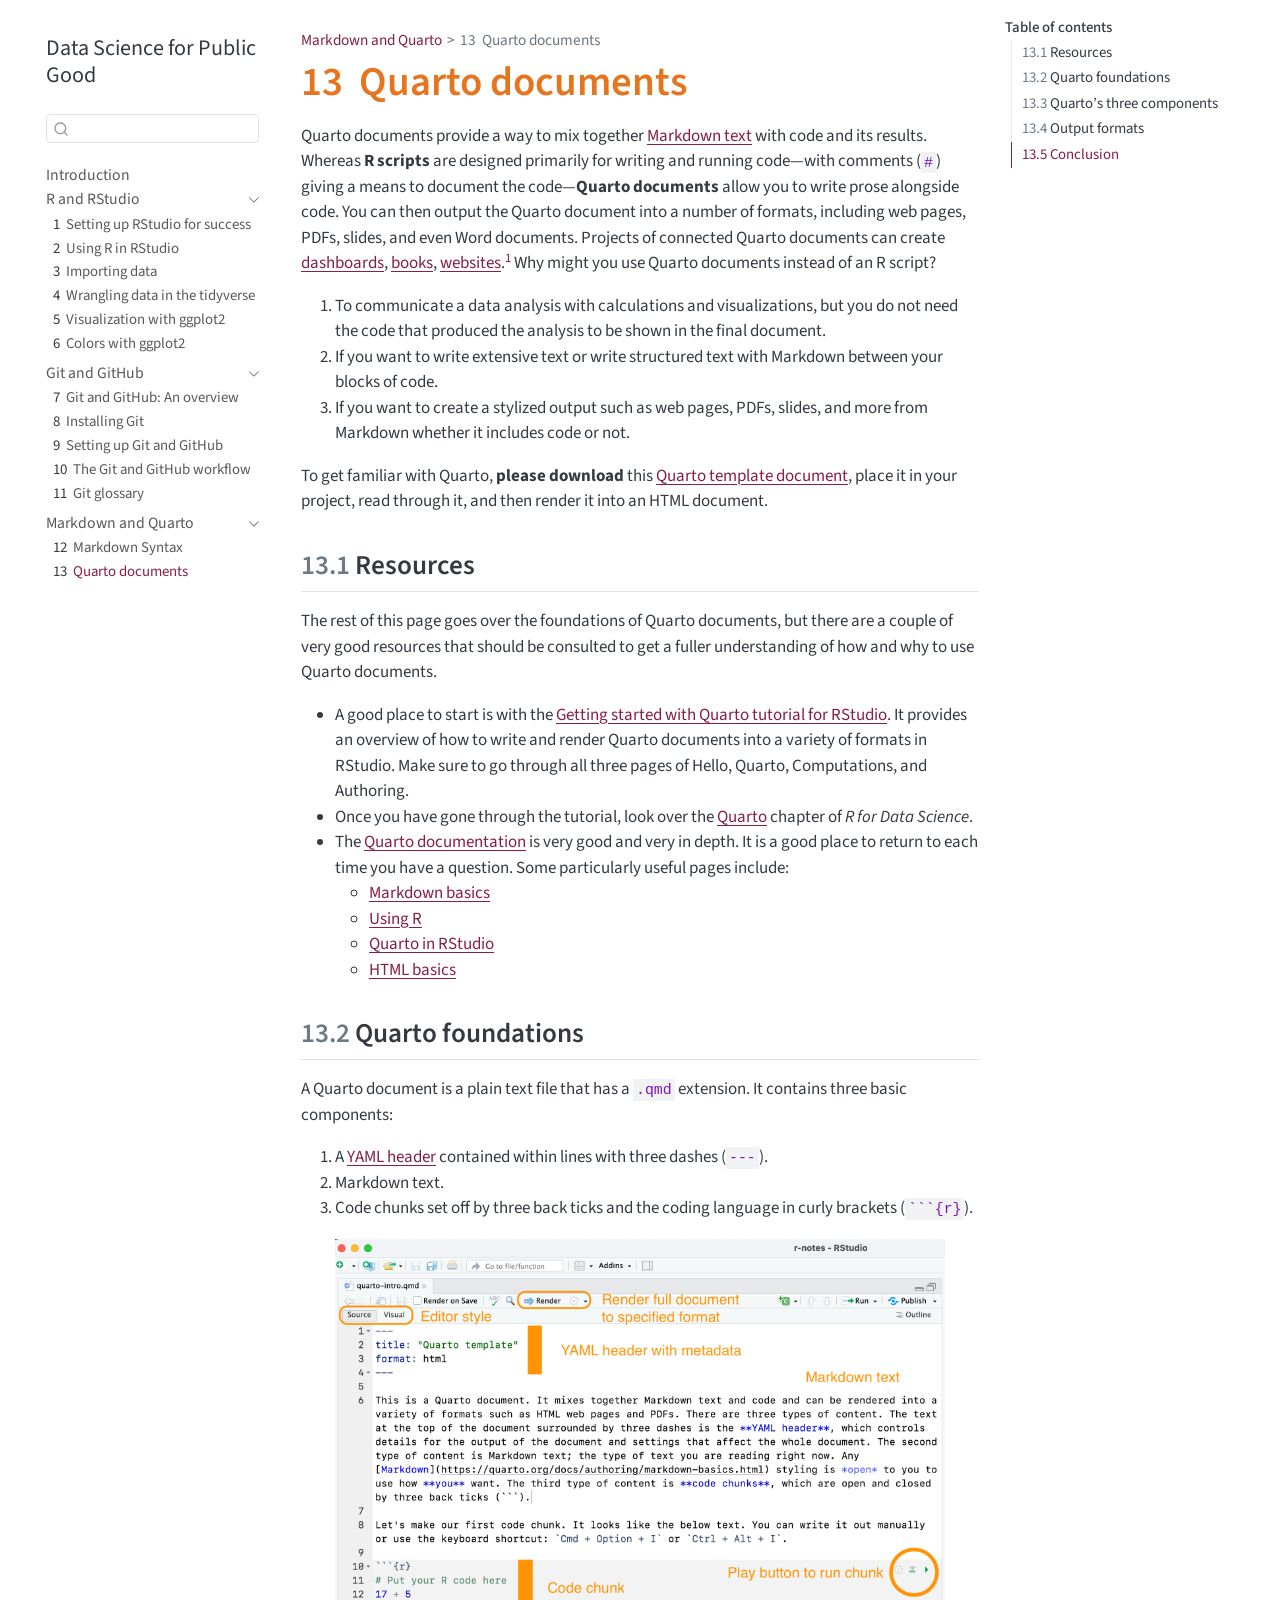
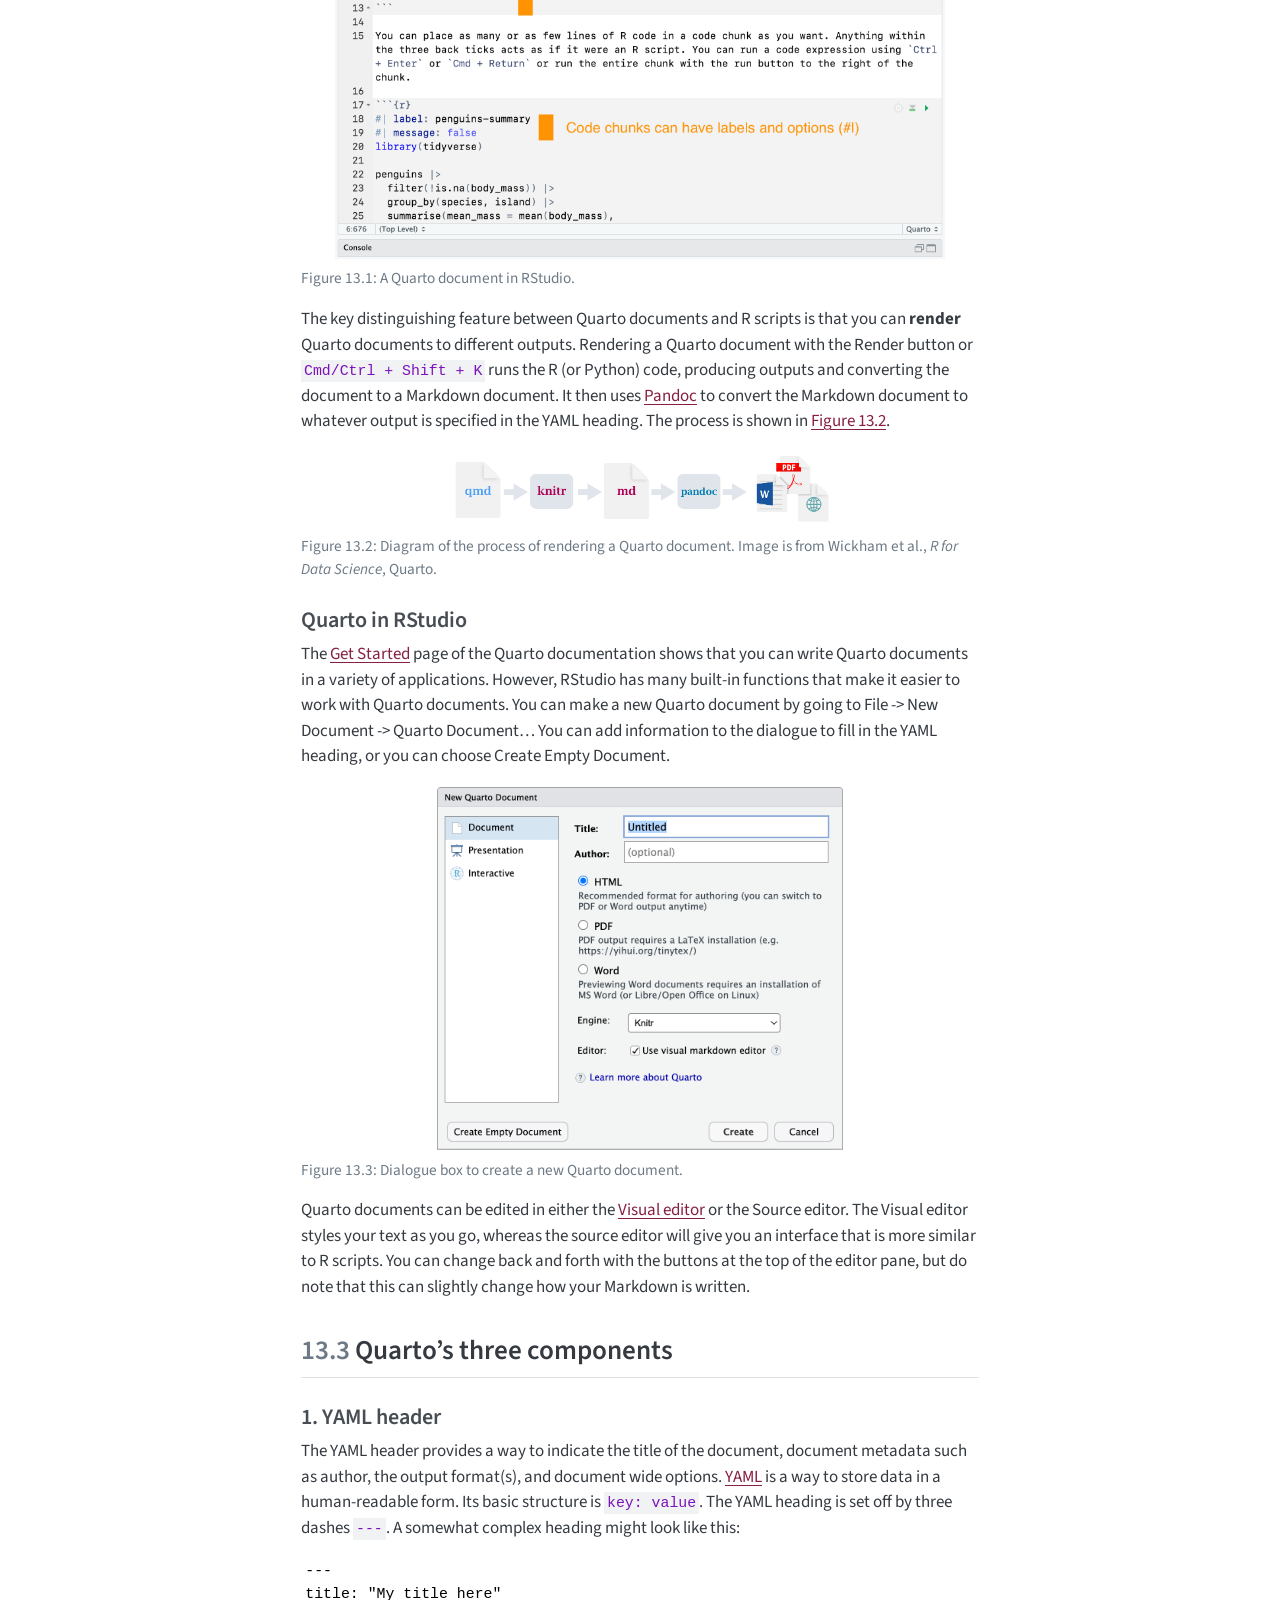
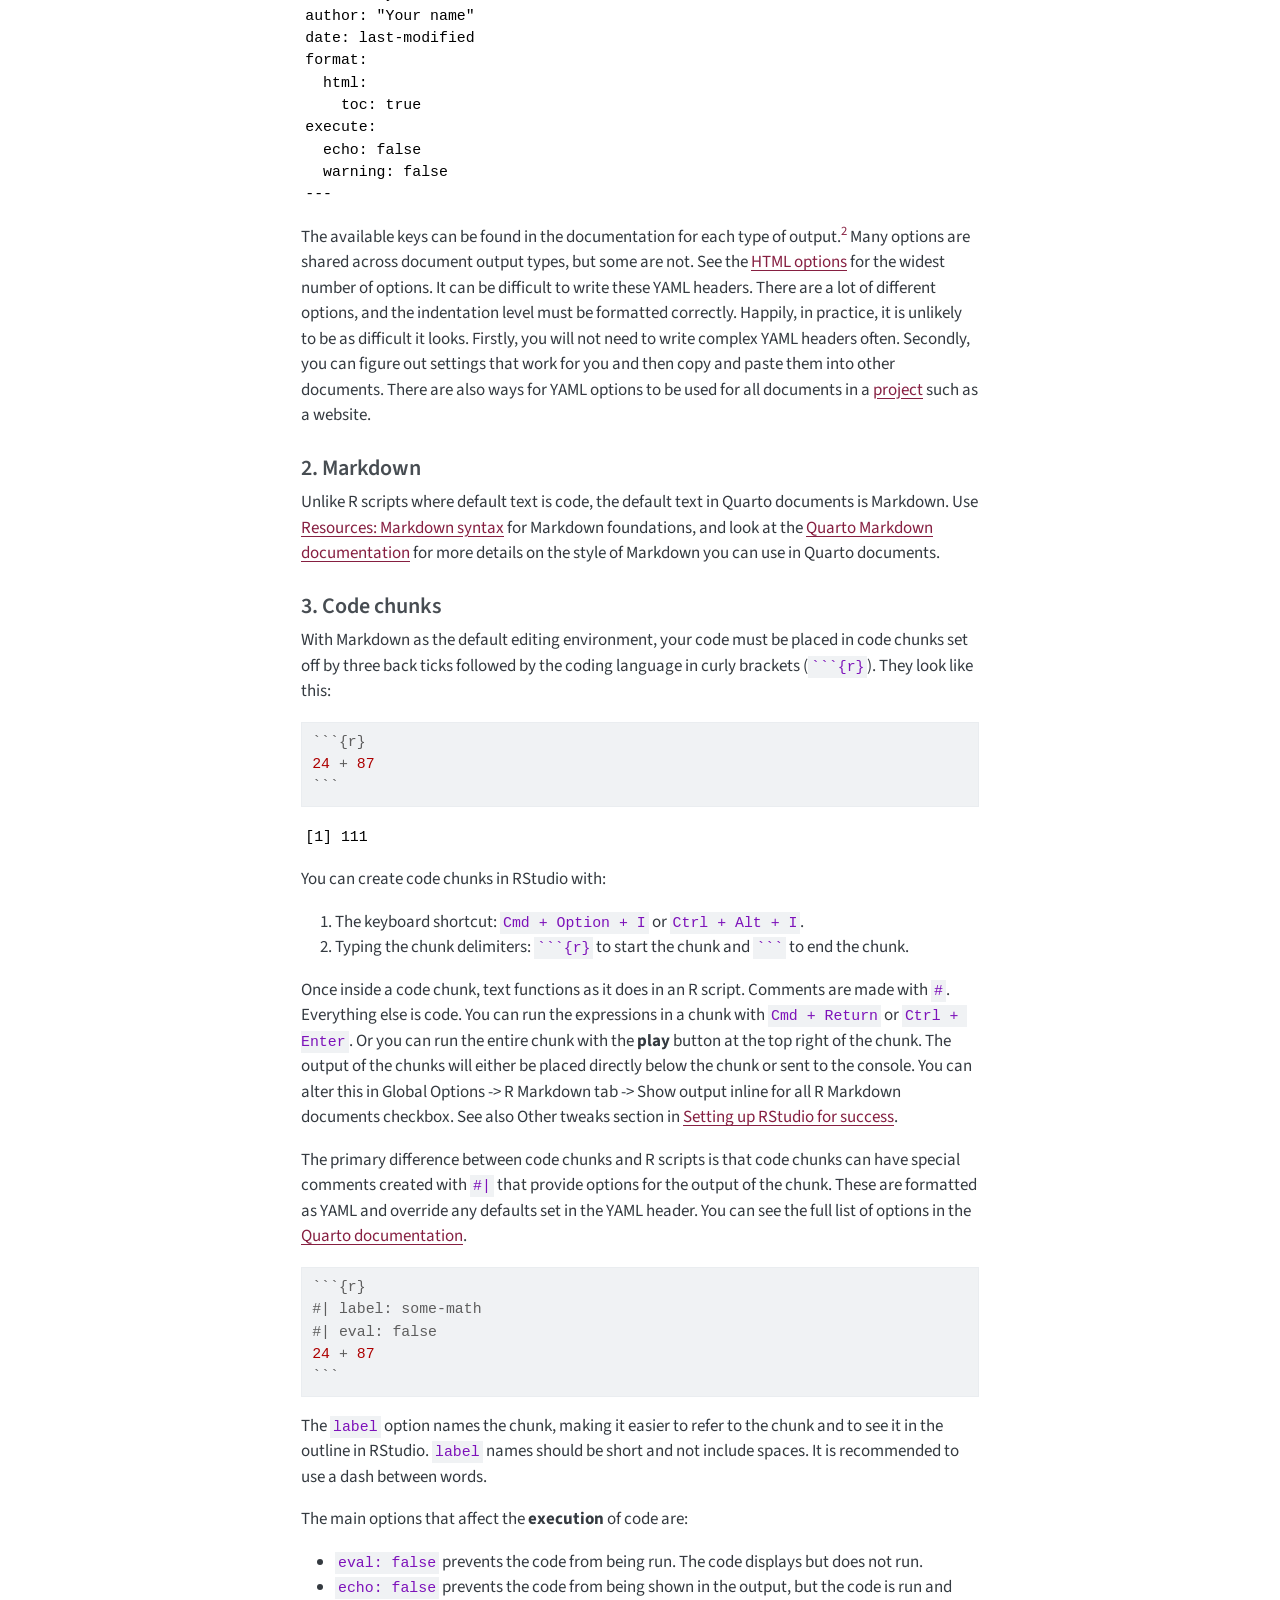
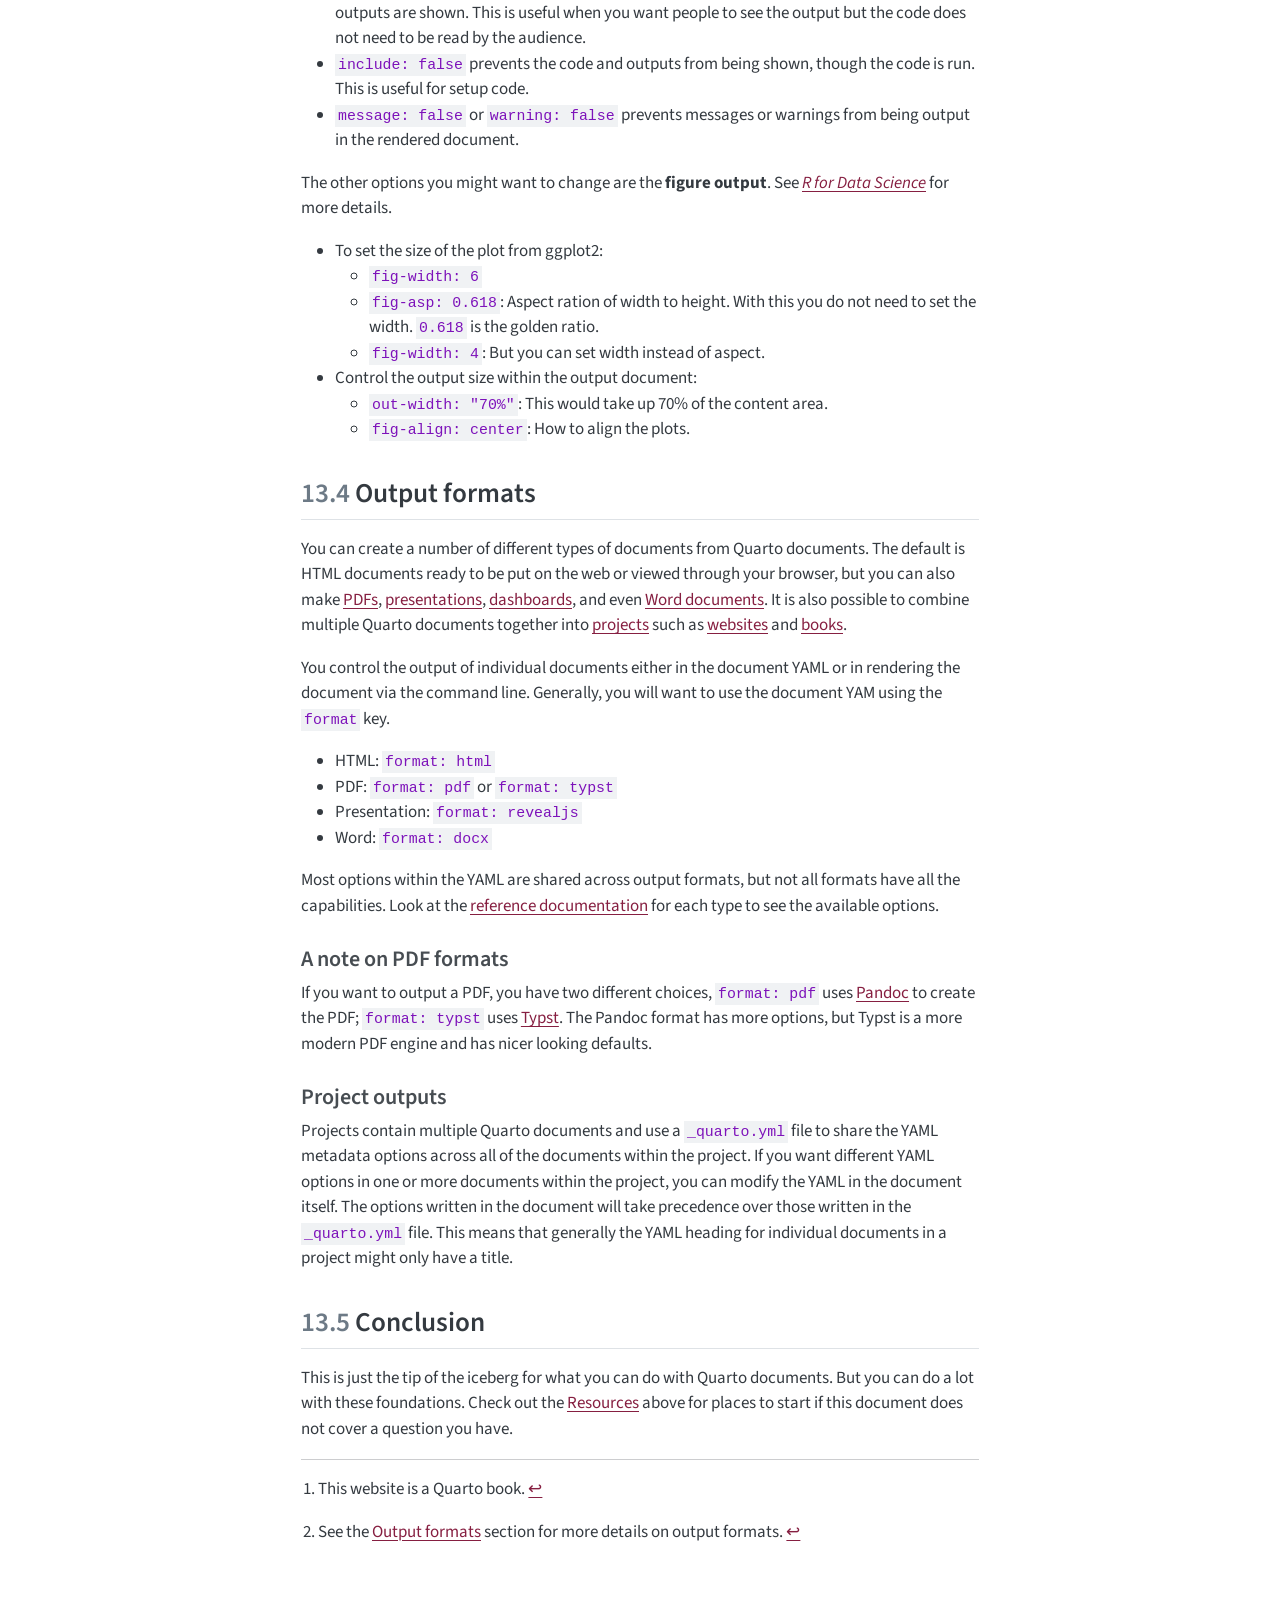
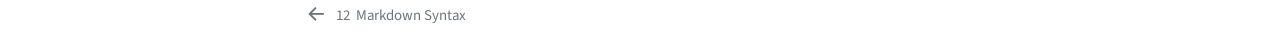
<file: quarto-docs.html>
<!DOCTYPE html>
<html xmlns="http://www.w3.org/1999/xhtml" lang="en" xml:lang="en"><head>
<meta http-equiv="Content-Type" content="text/html; charset=UTF-8">
<meta charset="utf-8">
<meta name="generator" content="quarto-1.9.36">
<meta name="viewport" content="width=device-width, initial-scale=1.0, user-scalable=yes">
<title>13&nbsp; Quarto documents – Data Science for Public Good</title>
<style>
/* Default styles provided by pandoc.
** See https://pandoc.org/MANUAL.html#variables-for-html for config info.
*/
code{white-space: pre-wrap;}
span.smallcaps{font-variant: small-caps;}
div.columns{display: flex; gap: min(4vw, 1.5em);}
div.column{flex: auto; overflow-x: auto;}
div.hanging-indent{margin-left: 1.5em; text-indent: -1.5em;}
ul.task-list{list-style: none;}
ul.task-list li input[type="checkbox"] {
  width: 0.8em;
  margin: 0 0.8em 0.2em -1em; /* quarto-specific, see https://github.com/quarto-dev/quarto-cli/issues/4556 */ 
  vertical-align: middle;
}
/* CSS for syntax highlighting */
html { -webkit-text-size-adjust: 100%; }
pre > code.sourceCode { white-space: pre; position: relative; }
pre > code.sourceCode > span { display: inline-block; line-height: 1.25; }
pre > code.sourceCode > span:empty { height: 1.2em; }
.sourceCode { overflow: visible; }
code.sourceCode > span { color: inherit; text-decoration: inherit; }
div.sourceCode { margin: 1em 0; }
pre.sourceCode { margin: 0; }
@media screen {
div.sourceCode { overflow: auto; }
}
@media print {
pre > code.sourceCode { white-space: pre-wrap; }
pre > code.sourceCode > span { text-indent: -5em; padding-left: 5em; }
}
pre.numberSource code
  { counter-reset: source-line 0; }
pre.numberSource code > span
  { position: relative; left: -4em; counter-increment: source-line; }
pre.numberSource code > span > a:first-child::before
  { content: counter(source-line);
    position: relative; left: -1em; text-align: right; vertical-align: baseline;
    border: none; display: inline-block;
    -webkit-touch-callout: none; -webkit-user-select: none;
    -khtml-user-select: none; -moz-user-select: none;
    -ms-user-select: none; user-select: none;
    padding: 0 4px; width: 4em;
  }
pre.numberSource { margin-left: 3em;  padding-left: 4px; }
div.sourceCode
  {   }
@media screen {
pre > code.sourceCode > span > a:first-child::before { text-decoration: underline; }
}
</style>

<script src="site_libs/quarto-nav/quarto-nav.js"></script>
<script src="site_libs/quarto-nav/headroom.min.js"></script>
<script src="site_libs/clipboard/clipboard.min.js"></script>
<script src="site_libs/quarto-search/autocomplete.umd.js"></script>
<script src="site_libs/quarto-search/fuse.min.js"></script>
<script src="site_libs/quarto-search/quarto-search.js"></script>
<meta name="quarto:offset" content="./">
<link href="./markdown-syntax.html" rel="prev">
<script src="site_libs/quarto-html/quarto.js" type="module"></script>
<script src="site_libs/quarto-html/tabsets/tabsets.js" type="module"></script>
<script src="site_libs/quarto-html/popper.min.js"></script>
<script src="site_libs/quarto-html/tippy.umd.min.js"></script>
<script src="site_libs/quarto-html/anchor.min.js"></script>
<link href="site_libs/quarto-html/tippy.css" rel="stylesheet">
<link href="site_libs/quarto-html/quarto-syntax-highlighting-845c23b38eaddc0f92fda52bfe77a8c8.css" rel="stylesheet" id="quarto-text-highlighting-styles">
<script src="site_libs/bootstrap/bootstrap.min.js"></script>
<link href="site_libs/bootstrap/bootstrap-icons.css" rel="stylesheet">
<link href="site_libs/bootstrap/bootstrap-7bffad5ec597a6be8e2440dc65fe4f2c.min.css" rel="stylesheet" append-hash="true" id="quarto-bootstrap" data-mode="light"><script id="quarto-search-options" type="application/json">{
  "location": "sidebar",
  "copy-button": false,
  "collapse-after": 3,
  "panel-placement": "start",
  "type": "textbox",
  "limit": 50,
  "keyboard-shortcut": [
    "f",
    "/",
    "s"
  ],
  "show-item-context": false,
  "language": {
    "search-no-results-text": "No results",
    "search-matching-documents-text": "matching documents",
    "search-copy-link-title": "Copy link to search",
    "search-hide-matches-text": "Hide additional matches",
    "search-more-match-text": "more match in this document",
    "search-more-matches-text": "more matches in this document",
    "search-clear-button-title": "Clear",
    "search-text-placeholder": "",
    "search-detached-cancel-button-title": "Cancel",
    "search-submit-button-title": "Submit",
    "search-label": "Search"
  }
}</script>
</head>
<body class="nav-sidebar floating quarto-light">

<div id="quarto-search-results"></div>
  <header id="quarto-header" class="headroom fixed-top"><nav class="quarto-secondary-nav"><div class="container-fluid d-flex">
      <button type="button" class="quarto-btn-toggle btn" data-bs-toggle="collapse" role="button" data-bs-target=".quarto-sidebar-collapse-item" aria-controls="quarto-sidebar" aria-expanded="false" aria-label="Toggle sidebar navigation" onclick="if (window.quartoToggleHeadroom) { window.quartoToggleHeadroom(); }">
        <i class="bi bi-layout-text-sidebar-reverse"></i>
      </button>
        <nav class="quarto-page-breadcrumbs" aria-label="breadcrumb"><ol class="breadcrumb"><li class="breadcrumb-item"><a href="./markdown-syntax.html">Markdown and Quarto</a></li><li class="breadcrumb-item"><a href="./quarto-docs.html"><span class="chapter-number">13</span>&nbsp; <span class="chapter-title">Quarto documents</span></a></li></ol></nav>
        <a class="flex-grow-1" role="navigation" data-bs-toggle="collapse" data-bs-target=".quarto-sidebar-collapse-item" aria-controls="quarto-sidebar" aria-expanded="false" aria-label="Toggle sidebar navigation" onclick="if (window.quartoToggleHeadroom) { window.quartoToggleHeadroom(); }">      
        </a>
      <button type="button" class="btn quarto-search-button" aria-label="Search" onclick="window.quartoOpenSearch();">
        <i class="bi bi-search"></i>
      </button>
    </div>
  </nav></header><!-- content --><div id="quarto-content" class="quarto-container page-columns page-rows-contents page-layout-article">
<!-- sidebar -->
  <nav id="quarto-sidebar" class="sidebar collapse collapse-horizontal quarto-sidebar-collapse-item sidebar-navigation floating overflow-auto"><div class="pt-lg-2 mt-2 text-left sidebar-header">
    <div class="sidebar-title mb-0 py-0">
      <a href="./">Data Science for Public Good</a> 
    </div>
      </div>
        <div class="mt-2 flex-shrink-0 align-items-center">
        <div class="sidebar-search">
        <div id="quarto-search" class="" title="Search"></div>
        </div>
        </div>
    <div class="sidebar-menu-container"> 
    <ul class="list-unstyled mt-1">
<li class="sidebar-item">
  <div class="sidebar-item-container"> 
  <a href="./index.html" class="sidebar-item-text sidebar-link">
 <span class="menu-text">Introduction</span></a>
  </div>
</li>
        <li class="sidebar-item sidebar-item-section">
      <div class="sidebar-item-container"> 
            <a class="sidebar-item-text sidebar-link text-start" data-bs-toggle="collapse" data-bs-target="#quarto-sidebar-section-1" role="navigation" aria-expanded="true">
 <span class="menu-text">R and RStudio</span></a>
          <a class="sidebar-item-toggle text-start" data-bs-toggle="collapse" data-bs-target="#quarto-sidebar-section-1" role="navigation" aria-expanded="true" aria-label="Toggle section">
            <i class="bi bi-chevron-right ms-2"></i>
          </a> 
      </div>
      <ul id="quarto-sidebar-section-1" class="collapse list-unstyled sidebar-section depth1 show">
<li class="sidebar-item">
  <div class="sidebar-item-container"> 
  <a href="./rstudio-setup.html" class="sidebar-item-text sidebar-link">
 <span class="menu-text"><span class="chapter-number">1</span>&nbsp; <span class="chapter-title">Setting up RStudio for success</span></span></a>
  </div>
</li>
          <li class="sidebar-item">
  <div class="sidebar-item-container"> 
  <a href="./rstudio-guide.html" class="sidebar-item-text sidebar-link">
 <span class="menu-text"><span class="chapter-number">2</span>&nbsp; <span class="chapter-title">Using R in RStudio</span></span></a>
  </div>
</li>
          <li class="sidebar-item">
  <div class="sidebar-item-container"> 
  <a href="./importing.html" class="sidebar-item-text sidebar-link">
 <span class="menu-text"><span class="chapter-number">3</span>&nbsp; <span class="chapter-title">Importing data</span></span></a>
  </div>
</li>
          <li class="sidebar-item">
  <div class="sidebar-item-container"> 
  <a href="./wrangling.html" class="sidebar-item-text sidebar-link">
 <span class="menu-text"><span class="chapter-number">4</span>&nbsp; <span class="chapter-title">Wrangling data in the tidyverse</span></span></a>
  </div>
</li>
          <li class="sidebar-item">
  <div class="sidebar-item-container"> 
  <a href="./ggplot2.html" class="sidebar-item-text sidebar-link">
 <span class="menu-text"><span class="chapter-number">5</span>&nbsp; <span class="chapter-title">Visualization with ggplot2</span></span></a>
  </div>
</li>
          <li class="sidebar-item">
  <div class="sidebar-item-container"> 
  <a href="./ggplot2-color.html" class="sidebar-item-text sidebar-link">
 <span class="menu-text"><span class="chapter-number">6</span>&nbsp; <span class="chapter-title">Colors with ggplot2</span></span></a>
  </div>
</li>
      </ul>
</li>
        <li class="sidebar-item sidebar-item-section">
      <div class="sidebar-item-container"> 
            <a class="sidebar-item-text sidebar-link text-start" data-bs-toggle="collapse" data-bs-target="#quarto-sidebar-section-2" role="navigation" aria-expanded="true">
 <span class="menu-text">Git and GitHub</span></a>
          <a class="sidebar-item-toggle text-start" data-bs-toggle="collapse" data-bs-target="#quarto-sidebar-section-2" role="navigation" aria-expanded="true" aria-label="Toggle section">
            <i class="bi bi-chevron-right ms-2"></i>
          </a> 
      </div>
      <ul id="quarto-sidebar-section-2" class="collapse list-unstyled sidebar-section depth1 show">
<li class="sidebar-item">
  <div class="sidebar-item-container"> 
  <a href="./git-overview.html" class="sidebar-item-text sidebar-link">
 <span class="menu-text"><span class="chapter-number">7</span>&nbsp; <span class="chapter-title">Git and GitHub: An overview</span></span></a>
  </div>
</li>
          <li class="sidebar-item">
  <div class="sidebar-item-container"> 
  <a href="./git-install.html" class="sidebar-item-text sidebar-link">
 <span class="menu-text"><span class="chapter-number">8</span>&nbsp; <span class="chapter-title">Installing Git</span></span></a>
  </div>
</li>
          <li class="sidebar-item">
  <div class="sidebar-item-container"> 
  <a href="./git-setup.html" class="sidebar-item-text sidebar-link">
 <span class="menu-text"><span class="chapter-number">9</span>&nbsp; <span class="chapter-title">Setting up Git and GitHub</span></span></a>
  </div>
</li>
          <li class="sidebar-item">
  <div class="sidebar-item-container"> 
  <a href="./git-workflow.html" class="sidebar-item-text sidebar-link">
 <span class="menu-text"><span class="chapter-number">10</span>&nbsp; <span class="chapter-title">The Git and GitHub workflow</span></span></a>
  </div>
</li>
          <li class="sidebar-item">
  <div class="sidebar-item-container"> 
  <a href="./git-glossary.html" class="sidebar-item-text sidebar-link">
 <span class="menu-text"><span class="chapter-number">11</span>&nbsp; <span class="chapter-title">Git glossary</span></span></a>
  </div>
</li>
      </ul>
</li>
        <li class="sidebar-item sidebar-item-section">
      <div class="sidebar-item-container"> 
            <a class="sidebar-item-text sidebar-link text-start" data-bs-toggle="collapse" data-bs-target="#quarto-sidebar-section-3" role="navigation" aria-expanded="true">
 <span class="menu-text">Markdown and Quarto</span></a>
          <a class="sidebar-item-toggle text-start" data-bs-toggle="collapse" data-bs-target="#quarto-sidebar-section-3" role="navigation" aria-expanded="true" aria-label="Toggle section">
            <i class="bi bi-chevron-right ms-2"></i>
          </a> 
      </div>
      <ul id="quarto-sidebar-section-3" class="collapse list-unstyled sidebar-section depth1 show">
<li class="sidebar-item">
  <div class="sidebar-item-container"> 
  <a href="./markdown-syntax.html" class="sidebar-item-text sidebar-link">
 <span class="menu-text"><span class="chapter-number">12</span>&nbsp; <span class="chapter-title">Markdown Syntax</span></span></a>
  </div>
</li>
          <li class="sidebar-item">
  <div class="sidebar-item-container"> 
  <a href="./quarto-docs.html" class="sidebar-item-text sidebar-link active">
 <span class="menu-text"><span class="chapter-number">13</span>&nbsp; <span class="chapter-title">Quarto documents</span></span></a>
  </div>
</li>
      </ul>
</li>
    </ul>
</div>
</nav><div id="quarto-sidebar-glass" class="quarto-sidebar-collapse-item" data-bs-toggle="collapse" data-bs-target=".quarto-sidebar-collapse-item"></div>
<!-- margin-sidebar -->
    <div id="quarto-margin-sidebar" class="sidebar margin-sidebar">
        <nav id="TOC" role="doc-toc" class="toc-active"><h2 id="toc-title">Table of contents</h2>
   
  <ul>
<li><a href="#resources" id="toc-resources" class="nav-link active" data-scroll-target="#resources"><span class="header-section-number">13.1</span> Resources</a></li>
  <li>
<a href="#quarto-foundations" id="toc-quarto-foundations" class="nav-link" data-scroll-target="#quarto-foundations"><span class="header-section-number">13.2</span> Quarto foundations</a>
  <ul class="collapse">
<li><a href="#quarto-in-rstudio" id="toc-quarto-in-rstudio" class="nav-link" data-scroll-target="#quarto-in-rstudio">Quarto in RStudio</a></li>
  </ul>
</li>
  <li>
<a href="#quartos-three-components" id="toc-quartos-three-components" class="nav-link" data-scroll-target="#quartos-three-components"><span class="header-section-number">13.3</span> Quarto’s three components</a>
  <ul class="collapse">
<li><a href="#yaml-header" id="toc-yaml-header" class="nav-link" data-scroll-target="#yaml-header">1. YAML header</a></li>
  <li><a href="#markdown" id="toc-markdown" class="nav-link" data-scroll-target="#markdown">2. Markdown</a></li>
  <li><a href="#code-chunks" id="toc-code-chunks" class="nav-link" data-scroll-target="#code-chunks">3. Code chunks</a></li>
  </ul>
</li>
  <li>
<a href="#output-formats" id="toc-output-formats" class="nav-link" data-scroll-target="#output-formats"><span class="header-section-number">13.4</span> Output formats</a>
  <ul class="collapse">
<li><a href="#a-note-on-pdf-formats" id="toc-a-note-on-pdf-formats" class="nav-link" data-scroll-target="#a-note-on-pdf-formats">A note on PDF formats</a></li>
  <li><a href="#project-outputs" id="toc-project-outputs" class="nav-link" data-scroll-target="#project-outputs">Project outputs</a></li>
  </ul>
</li>
  <li><a href="#conclusion" id="toc-conclusion" class="nav-link" data-scroll-target="#conclusion"><span class="header-section-number">13.5</span> Conclusion</a></li>
  </ul></nav>
    </div>
<!-- main -->
<main class="content" id="quarto-document-content"><header id="title-block-header" class="quarto-title-block default"><nav class="quarto-page-breadcrumbs quarto-title-breadcrumbs d-none d-lg-block" aria-label="breadcrumb"><ol class="breadcrumb"><li class="breadcrumb-item"><a href="./markdown-syntax.html">Markdown and Quarto</a></li><li class="breadcrumb-item"><a href="./quarto-docs.html"><span class="chapter-number">13</span>&nbsp; <span class="chapter-title">Quarto documents</span></a></li></ol></nav><div class="quarto-title">
<h1 class="title">
<span class="chapter-number">13</span>&nbsp; <span class="chapter-title">Quarto documents</span>
</h1>
</div>



<div class="quarto-title-meta">

    
  
    
  </div>
  


</header><p>Quarto documents provide a way to mix together <a href="./markdown-syntax.html">Markdown text</a> with code and its results. Whereas <strong>R scripts</strong> are designed primarily for writing and running code—with comments (<code>#</code>) giving a means to document the code—<strong>Quarto documents</strong> allow you to write prose alongside code. You can then output the Quarto document into a number of formats, including web pages, PDFs, slides, and even Word documents. Projects of connected Quarto documents can create <a href="https://quarto.org/docs/dashboards/">dashboards</a>, <a href="https://quarto.org/docs/books/">books</a>, <a href="https://quarto.org/docs/websites/">websites</a>.<a href="#fn1" class="footnote-ref" id="fnref1" role="doc-noteref"><sup>1</sup></a> Why might you use Quarto documents instead of an R script?</p>
<ol type="1">
<li>To communicate a data analysis with calculations and visualizations, but you do not need the code that produced the analysis to be shown in the final document.</li>
<li>If you want to write extensive text or write structured text with Markdown between your blocks of code.</li>
<li>If you want to create a stylized output such as web pages, PDFs, slides, and more from Markdown whether it includes code or not.</li>
</ol>
<p>To get familiar with Quarto, <strong>please download</strong> this <a href="files/quarto-intro.qmd">Quarto template document</a>, place it in your project, read through it, and then render it into an HTML document.</p>
<section id="resources" class="level2" data-number="13.1"><h2 data-number="13.1" class="anchored" data-anchor-id="resources">
<span class="header-section-number">13.1</span> Resources</h2>
<p>The rest of this page goes over the foundations of Quarto documents, but there are a couple of very good resources that should be consulted to get a fuller understanding of how and why to use Quarto documents.</p>
<ul>
<li>A good place to start is with the <a href="https://quarto.org/docs/get-started/hello/rstudio.html">Getting started with Quarto tutorial for RStudio</a>. It provides an overview of how to write and render Quarto documents into a variety of formats in RStudio. Make sure to go through all three pages of Hello, Quarto, Computations, and Authoring.</li>
<li>Once you have gone through the tutorial, look over the <a href="https://r4ds.hadley.nz/quarto.html">Quarto</a> chapter of <em>R for Data Science</em>.</li>
<li>The <a href="https://quarto.org/docs/guide/">Quarto documentation</a> is very good and very in depth. It is a good place to return to each time you have a question. Some particularly useful pages include:
<ul>
<li><a href="https://quarto.org/docs/authoring/markdown-basics.html">Markdown basics</a></li>
<li><a href="https://quarto.org/docs/computations/r.html">Using R</a></li>
<li><a href="https://quarto.org/docs/tools/rstudio.html">Quarto in RStudio</a></li>
<li><a href="https://quarto.org/docs/output-formats/html-basics.html">HTML basics</a></li>
</ul>
</li>
</ul></section><section id="quarto-foundations" class="level2" data-number="13.2"><h2 data-number="13.2" class="anchored" data-anchor-id="quarto-foundations">
<span class="header-section-number">13.2</span> Quarto foundations</h2>
<p>A Quarto document is a plain text file that has a <code>.qmd</code> extension. It contains three basic components:</p>
<ol type="1">
<li>A <a href="https://en.wikipedia.org/wiki/YAML">YAML header</a> contained within lines with three dashes (<code>---</code>).</li>
<li>Markdown text.</li>
<li>Code chunks set off by three back ticks and the coding language in curly brackets (<code>```{r}</code>).</li>
</ol>
<div id="fig-quarto-doc" class="quarto-float quarto-figure quarto-figure-center anchored" alt="A screen shot of a Quarto document in RStudio showing the three main components of a YAML header, markdown content, and code chunks.">
<figure class="quarto-float quarto-float-fig figure"><div aria-describedby="fig-quarto-doc-caption-0ceaefa1-69ba-4598-a22c-09a6ac19f8ca">
<img src="files/img/quarto-doc.png" class="img-fluid figure-img" style="width:90.0%" alt="A screen shot of a Quarto document in RStudio showing the three main components of a YAML header, markdown content, and code chunks.">
</div>
<figcaption class="quarto-float-caption-bottom quarto-float-caption quarto-float-fig" id="fig-quarto-doc-caption-0ceaefa1-69ba-4598-a22c-09a6ac19f8ca">
Figure&nbsp;13.1: A Quarto document in RStudio.
</figcaption></figure>
</div>
<p>The key distinguishing feature between Quarto documents and R scripts is that you can <strong>render</strong> Quarto documents to different outputs. Rendering a Quarto document with the Render button or <code>Cmd/Ctrl + Shift + K</code> runs the R (or Python) code, producing outputs and converting the document to a Markdown document. It then uses <a href="https://pandoc.org/">Pandoc</a> to convert the Markdown document to whatever output is specified in the YAML heading. The process is shown in <a href="#fig-quarto-flow" class="quarto-xref">Figure&nbsp;<span>13.2</span></a>.</p>
<div id="fig-quarto-flow" class="quarto-float quarto-figure quarto-figure-center anchored" alt="A diagram showing the flow of Quarto documents from qmd file through knitr to markdown and then through Pandoc to multiple outputs.">
<figure class="quarto-float quarto-float-fig figure"><div aria-describedby="fig-quarto-flow-caption-0ceaefa1-69ba-4598-a22c-09a6ac19f8ca">
<img src="files/img/quarto-flow.png" class="img-fluid figure-img" style="width:60.0%" alt="A diagram showing the flow of Quarto documents from qmd file through knitr to markdown and then through Pandoc to multiple outputs.">
</div>
<figcaption class="quarto-float-caption-bottom quarto-float-caption quarto-float-fig" id="fig-quarto-flow-caption-0ceaefa1-69ba-4598-a22c-09a6ac19f8ca">
Figure&nbsp;13.2: Diagram of the process of rendering a Quarto document. Image is from Wickham et al., <em>R for Data Science</em>, Quarto.
</figcaption></figure>
</div>
<section id="quarto-in-rstudio" class="level3"><h3 class="anchored" data-anchor-id="quarto-in-rstudio">Quarto in RStudio</h3>
<p>The <a href="https://quarto.org/docs/get-started/">Get Started</a> page of the Quarto documentation shows that you can write Quarto documents in a variety of applications. However, RStudio has many built-in functions that make it easier to work with Quarto documents. You can make a new Quarto document by going to File -&gt; New Document -&gt; Quarto Document… You can add information to the dialogue to fill in the YAML heading, or you can choose Create Empty Document.</p>
<div id="fig-quarto-new" class="quarto-float quarto-figure quarto-figure-center anchored" alt="A screenshot of the new Quarto Document dialogue in RStudio.">
<figure class="quarto-float quarto-float-fig figure"><div aria-describedby="fig-quarto-new-caption-0ceaefa1-69ba-4598-a22c-09a6ac19f8ca">
<img src="files/img/quarto-new.png" class="img-fluid figure-img" style="width:60.0%" alt="A screenshot of the new Quarto Document dialogue in RStudio.">
</div>
<figcaption class="quarto-float-caption-bottom quarto-float-caption quarto-float-fig" id="fig-quarto-new-caption-0ceaefa1-69ba-4598-a22c-09a6ac19f8ca">
Figure&nbsp;13.3: Dialogue box to create a new Quarto document.
</figcaption></figure>
</div>
<p>Quarto documents can be edited in either the <a href="https://quarto.org/docs/visual-editor/">Visual editor</a> or the Source editor. The Visual editor styles your text as you go, whereas the source editor will give you an interface that is more similar to R scripts. You can change back and forth with the buttons at the top of the editor pane, but do note that this can slightly change how your Markdown is written.</p>
</section></section><section id="quartos-three-components" class="level2" data-number="13.3"><h2 data-number="13.3" class="anchored" data-anchor-id="quartos-three-components">
<span class="header-section-number">13.3</span> Quarto’s three components</h2>
<section id="yaml-header" class="level3"><h3 class="anchored" data-anchor-id="yaml-header">1. YAML header</h3>
<p>The YAML header provides a way to indicate the title of the document, document metadata such as author, the output format(s), and document wide options. <a href="https://en.wikipedia.org/wiki/YAML">YAML</a> is a way to store data in a human-readable form. Its basic structure is <code>key: value</code>. The YAML heading is set off by three dashes <code>---</code>. A somewhat complex heading might look like this:</p>
<pre><code>---
title: "My title here"
author: "Your name"
date: last-modified
format:
  html:
    toc: true
execute:
  echo: false
  warning: false
---</code></pre>
<p>The available keys can be found in the documentation for each type of output.<a href="#fn2" class="footnote-ref" id="fnref2" role="doc-noteref"><sup>2</sup></a> Many options are shared across document output types, but some are not. See the <a href="https://quarto.org/docs/reference/formats/html.html">HTML options</a> for the widest number of options. It can be difficult to write these YAML headers. There are a lot of different options, and the indentation level must be formatted correctly. Happily, in practice, it is unlikely to be as difficult it looks. Firstly, you will not need to write complex YAML headers often. Secondly, you can figure out settings that work for you and then copy and paste them into other documents. There are also ways for YAML options to be used for all documents in a <a href="https://quarto.org/docs/projects/quarto-projects.html">project</a> such as a website.</p>
</section><section id="markdown" class="level3"><h3 class="anchored" data-anchor-id="markdown">2. Markdown</h3>
<p>Unlike R scripts where default text is code, the default text in Quarto documents is Markdown. Use <a href="./markdown-syntax.html">Resources: Markdown syntax</a> for Markdown foundations, and look at the <a href="https://quarto.org/docs/authoring/markdown-basics.html">Quarto Markdown documentation</a> for more details on the style of Markdown you can use in Quarto documents.</p>
</section><section id="code-chunks" class="level3"><h3 class="anchored" data-anchor-id="code-chunks">3. Code chunks</h3>
<p>With Markdown as the default editing environment, your code must be placed in code chunks set off by three back ticks followed by the coding language in curly brackets (<code>```{r}</code>). They look like this:</p>
<div class="cell">
<div class="code-copy-outer-scaffold"><div class="sourceCode cell-code" id="cb2"><pre class="sourceCode markdown code-with-copy"><code class="sourceCode markdown"><span id="cb2-1"><a href="#cb2-1" aria-hidden="true" tabindex="-1"></a><span class="in">```{r}</span></span>
<span id="cb2-2"><a href="#cb2-2" aria-hidden="true" tabindex="-1"></a><span class="dv">24</span> <span class="sc">+</span> <span class="dv">87</span></span>
<span id="cb2-3"><a href="#cb2-3" aria-hidden="true" tabindex="-1"></a><span class="in">```</span></span></code></pre></div><button title="Copy to Clipboard" class="code-copy-button"><i class="bi"></i></button></div>
<div class="cell-output cell-output-stdout">
<pre><code>[1] 111</code></pre>
</div>
</div>
<p>You can create code chunks in RStudio with:</p>
<ol type="1">
<li>The keyboard shortcut: <code>Cmd + Option + I</code> or <code>Ctrl + Alt + I</code>.</li>
<li>Typing the chunk delimiters: <code>```{r}</code> to start the chunk and <code>```</code> to end the chunk.</li>
</ol>
<p>Once inside a code chunk, text functions as it does in an R script. Comments are made with <code>#</code>. Everything else is code. You can run the expressions in a chunk with <code>Cmd + Return</code> or <code>Ctrl + Enter</code>. Or you can run the entire chunk with the <strong>play</strong> button at the top right of the chunk. The output of the chunks will either be placed directly below the chunk or sent to the console. You can alter this in Global Options -&gt; R Markdown tab -&gt; Show output inline for all R Markdown documents checkbox. See also Other tweaks section in <a href="./rstudio-setup.html#other-tweaks">Setting up RStudio for success</a>.</p>
<p>The primary difference between code chunks and R scripts is that code chunks can have special comments created with <code>#|</code> that provide options for the output of the chunk. These are formatted as YAML and override any defaults set in the YAML header. You can see the full list of options in the <a href="https://quarto.org/docs/reference/cells/cells-knitr.html">Quarto documentation</a>.</p>
<div class="cell">
<div class="code-copy-outer-scaffold"><div class="sourceCode cell-code" id="cb4"><pre class="sourceCode markdown code-with-copy"><code class="sourceCode markdown"><span id="cb4-1"><a href="#cb4-1" aria-hidden="true" tabindex="-1"></a><span class="in">```{r}</span></span>
<span id="cb4-2"><a href="#cb4-2" aria-hidden="true" tabindex="-1"></a><span class="co">#| label: some-math</span></span>
<span id="cb4-3"><a href="#cb4-3" aria-hidden="true" tabindex="-1"></a><span class="co">#| eval: false</span></span>
<span id="cb4-4"><a href="#cb4-4" aria-hidden="true" tabindex="-1"></a><span class="dv">24</span> <span class="sc">+</span> <span class="dv">87</span></span>
<span id="cb4-5"><a href="#cb4-5" aria-hidden="true" tabindex="-1"></a><span class="in">```</span></span></code></pre></div><button title="Copy to Clipboard" class="code-copy-button"><i class="bi"></i></button></div>
</div>
<p>The <code>label</code> option names the chunk, making it easier to refer to the chunk and to see it in the outline in RStudio. <code>label</code> names should be short and not include spaces. It is recommended to use a dash between words.</p>
<p>The main options that affect the <strong>execution</strong> of code are:</p>
<ul>
<li>
<code>eval: false</code> prevents the code from being run. The code displays but does not run.</li>
<li>
<code>echo: false</code> prevents the code from being shown in the output, but the code is run and outputs are shown. This is useful when you want people to see the output but the code does not need to be read by the audience.</li>
<li>
<code>include: false</code> prevents the code and outputs from being shown, though the code is run. This is useful for setup code.</li>
<li>
<code>message: false</code> or <code>warning: false</code> prevents messages or warnings from being output in the rendered document.</li>
</ul>
<p>The other options you might want to change are the <strong>figure output</strong>. See <a href="https://r4ds.hadley.nz/quarto.html#sec-figures"><em>R for Data Science</em></a> for more details.</p>
<ul>
<li>To set the size of the plot from ggplot2:
<ul>
<li><code>fig-width: 6</code></li>
<li>
<code>fig-asp: 0.618</code>: Aspect ration of width to height. With this you do not need to set the width. <code>0.618</code> is the golden ratio.</li>
<li>
<code>fig-width: 4</code>: But you can set width instead of aspect.</li>
</ul>
</li>
<li>Control the output size within the output document:
<ul>
<li>
<code>out-width: "70%"</code>: This would take up 70% of the content area.</li>
<li>
<code>fig-align: center</code>: How to align the plots.</li>
</ul>
</li>
</ul></section></section><section id="output-formats" class="level2" data-number="13.4"><h2 data-number="13.4" class="anchored" data-anchor-id="output-formats">
<span class="header-section-number">13.4</span> Output formats</h2>
<p>You can create a number of different types of documents from Quarto documents. The default is HTML documents ready to be put on the web or viewed through your browser, but you can also make <a href="https://quarto.org/docs/output-formats/pdf-basics.html">PDFs</a>, <a href="https://quarto.org/docs/presentations/">presentations</a>, <a href="https://quarto.org/docs/dashboards/">dashboards</a>, and even <a href="https://quarto.org/docs/output-formats/ms-word.html">Word documents</a>. It is also possible to combine multiple Quarto documents together into <a href="https://quarto.org/docs/projects/quarto-projects.html">projects</a> such as <a href="https://quarto.org/docs/websites/">websites</a> and <a href="https://quarto.org/docs/books/">books</a>.</p>
<p>You control the output of individual documents either in the document YAML or in rendering the document via the command line. Generally, you will want to use the document YAM using the <code>format</code> key.</p>
<ul>
<li>HTML: <code>format: html</code>
</li>
<li>PDF: <code>format: pdf</code> or <code>format: typst</code>
</li>
<li>Presentation: <code>format: revealjs</code>
</li>
<li>Word: <code>format: docx</code>
</li>
</ul>
<p>Most options within the YAML are shared across output formats, but not all formats have all the capabilities. Look at the <a href="https://quarto.org/docs/reference/">reference documentation</a> for each type to see the available options.</p>
<section id="a-note-on-pdf-formats" class="level3"><h3 class="anchored" data-anchor-id="a-note-on-pdf-formats">A note on PDF formats</h3>
<p>If you want to output a PDF, you have two different choices, <code>format: pdf</code> uses <a href="https://pandoc.org">Pandoc</a> to create the PDF; <code>format: typst</code> uses <a href="https://typst.app">Typst</a>. The Pandoc format has more options, but Typst is a more modern PDF engine and has nicer looking defaults.</p>
</section><section id="project-outputs" class="level3"><h3 class="anchored" data-anchor-id="project-outputs">Project outputs</h3>
<p>Projects contain multiple Quarto documents and use a <code>_quarto.yml</code> file to share the YAML metadata options across all of the documents within the project. If you want different YAML options in one or more documents within the project, you can modify the YAML in the document itself. The options written in the document will take precedence over those written in the <code>_quarto.yml</code> file. This means that generally the YAML heading for individual documents in a project might only have a title.</p>
</section></section><section id="conclusion" class="level2" data-number="13.5"><h2 data-number="13.5" class="anchored" data-anchor-id="conclusion">
<span class="header-section-number">13.5</span> Conclusion</h2>
<p>This is just the tip of the iceberg for what you can do with Quarto documents. But you can do a lot with these foundations. Check out the <a href="#resources">Resources</a> above for places to start if this document does not cover a question you have.</p>


</section><section id="footnotes" class="footnotes footnotes-end-of-document" role="doc-endnotes"><hr>
<ol>
<li id="fn1"><p>This website is a Quarto book.<a href="#fnref1" class="footnote-back" role="doc-backlink">↩︎</a></p></li>
<li id="fn2"><p>See the <a href="#output-formats">Output formats</a> section for more details on output formats.<a href="#fnref2" class="footnote-back" role="doc-backlink">↩︎</a></p></li>
</ol></section></main><!-- /main --><script id="quarto-html-after-body" type="application/javascript">
  window.document.addEventListener("DOMContentLoaded", function (event) {
    const icon = "";
    const anchorJS = new window.AnchorJS();
    anchorJS.options = {
      placement: 'right',
      icon: icon
    };
    anchorJS.add('.anchored');
    const isCodeAnnotation = (el) => {
      for (const clz of el.classList) {
        if (clz.startsWith('code-annotation-')) {                     
          return true;
        }
      }
      return false;
    }
    const onCopySuccess = function(e) {
      // button target
      const button = e.trigger;
      // don't keep focus
      button.blur();
      // flash "checked"
      button.classList.add('code-copy-button-checked');
      var currentTitle = button.getAttribute("title");
      button.setAttribute("title", "Copied!");
      let tooltip;
      if (window.bootstrap) {
        button.setAttribute("data-bs-toggle", "tooltip");
        button.setAttribute("data-bs-placement", "left");
        button.setAttribute("data-bs-title", "Copied!");
        tooltip = new bootstrap.Tooltip(button, 
          { trigger: "manual", 
            customClass: "code-copy-button-tooltip",
            offset: [0, -8]});
        tooltip.show();    
      }
      setTimeout(function() {
        if (tooltip) {
          tooltip.hide();
          button.removeAttribute("data-bs-title");
          button.removeAttribute("data-bs-toggle");
          button.removeAttribute("data-bs-placement");
        }
        button.setAttribute("title", currentTitle);
        button.classList.remove('code-copy-button-checked');
      }, 1000);
      // clear code selection
      e.clearSelection();
    }
    const getTextToCopy = function(trigger) {
      const outerScaffold = trigger.parentElement.cloneNode(true);
      const codeEl = outerScaffold.querySelector('code');
      for (const childEl of codeEl.children) {
        if (isCodeAnnotation(childEl)) {
          childEl.remove();
        }
      }
      return codeEl.innerText;
    }
    const clipboard = new window.ClipboardJS('.code-copy-button:not([data-in-quarto-modal])', {
      text: getTextToCopy
    });
    clipboard.on('success', onCopySuccess);
    if (window.document.getElementById('quarto-embedded-source-code-modal')) {
      const clipboardModal = new window.ClipboardJS('.code-copy-button[data-in-quarto-modal]', {
        text: getTextToCopy,
        container: window.document.getElementById('quarto-embedded-source-code-modal')
      });
      clipboardModal.on('success', onCopySuccess);
    }
      var localhostRegex = new RegExp(/^(?:http|https):\/\/localhost\:?[0-9]*\//);
      var mailtoRegex = new RegExp(/^mailto:/);
        var filterRegex = new RegExp('/' + window.location.host + '/');
      var isInternal = (href) => {
          return filterRegex.test(href) || localhostRegex.test(href) || mailtoRegex.test(href);
      }
      // Inspect non-navigation links and adorn them if external
     var links = window.document.querySelectorAll('a[href]:not(.nav-link):not(.navbar-brand):not(.toc-action):not(.sidebar-link):not(.sidebar-item-toggle):not(.pagination-link):not(.no-external):not([aria-hidden]):not(.dropdown-item):not(.quarto-navigation-tool):not(.about-link)');
      for (var i=0; i<links.length; i++) {
        const link = links[i];
        if (!isInternal(link.href)) {
          // undo the damage that might have been done by quarto-nav.js in the case of
          // links that we want to consider external
          if (link.dataset.originalHref !== undefined) {
            link.href = link.dataset.originalHref;
          }
        }
      }
    function tippyHover(el, contentFn, onTriggerFn, onUntriggerFn) {
      const config = {
        allowHTML: true,
        maxWidth: 500,
        delay: 100,
        arrow: false,
        appendTo: function(el) {
            return el.parentElement;
        },
        interactive: true,
        interactiveBorder: 10,
        theme: 'quarto',
        placement: 'bottom-start',
      };
      if (contentFn) {
        config.content = contentFn;
      }
      if (onTriggerFn) {
        config.onTrigger = onTriggerFn;
      }
      if (onUntriggerFn) {
        config.onUntrigger = onUntriggerFn;
      }
      window.tippy(el, config); 
    }
    const noterefs = window.document.querySelectorAll('a[role="doc-noteref"]');
    for (var i=0; i<noterefs.length; i++) {
      const ref = noterefs[i];
      tippyHover(ref, function() {
        // use id or data attribute instead here
        let href = ref.getAttribute('data-footnote-href') || ref.getAttribute('href');
        try { href = new URL(href).hash; } catch {}
        const id = href.replace(/^#\/?/, "");
        const note = window.document.getElementById(id);
        if (note) {
          return note.innerHTML;
        } else {
          return "";
        }
      });
    }
    const xrefs = window.document.querySelectorAll('a.quarto-xref');
    const processXRef = (id, note) => {
      // Strip column container classes
      const stripColumnClz = (el) => {
        el.classList.remove("page-full", "page-columns");
        if (el.children) {
          for (const child of el.children) {
            stripColumnClz(child);
          }
        }
      }
      stripColumnClz(note)
      if (id === null || id.startsWith('sec-')) {
        // Special case sections, only their first couple elements
        const container = document.createElement("div");
        if (note.children && note.children.length > 2) {
          container.appendChild(note.children[0].cloneNode(true));
          for (let i = 1; i < note.children.length; i++) {
            const child = note.children[i];
            if (child.tagName === "P" && child.innerText === "") {
              continue;
            } else {
              container.appendChild(child.cloneNode(true));
              break;
            }
          }
          if (window.Quarto?.typesetMath) {
            window.Quarto.typesetMath(container);
          }
          return container.innerHTML
        } else {
          if (window.Quarto?.typesetMath) {
            window.Quarto.typesetMath(note);
          }
          return note.innerHTML;
        }
      } else {
        // Remove any anchor links if they are present
        const anchorLink = note.querySelector('a.anchorjs-link');
        if (anchorLink) {
          anchorLink.remove();
        }
        if (window.Quarto?.typesetMath) {
          window.Quarto.typesetMath(note);
        }
        if (note.classList.contains("callout")) {
          return note.outerHTML;
        } else {
          return note.innerHTML;
        }
      }
    }
    for (var i=0; i<xrefs.length; i++) {
      const xref = xrefs[i];
      tippyHover(xref, undefined, function(instance) {
        instance.disable();
        let url = xref.getAttribute('href');
        let hash = undefined; 
        if (url.startsWith('#')) {
          hash = url;
        } else {
          try { hash = new URL(url).hash; } catch {}
        }
        if (hash) {
          const id = hash.replace(/^#\/?/, "");
          const note = window.document.getElementById(id);
          if (note !== null) {
            try {
              const html = processXRef(id, note.cloneNode(true));
              instance.setContent(html);
            } finally {
              instance.enable();
              instance.show();
            }
          } else {
            // See if we can fetch this
            fetch(url.split('#')[0])
            .then(res => res.text())
            .then(html => {
              const parser = new DOMParser();
              const htmlDoc = parser.parseFromString(html, "text/html");
              const note = htmlDoc.getElementById(id);
              if (note !== null) {
                const html = processXRef(id, note);
                instance.setContent(html);
              } 
            }).finally(() => {
              instance.enable();
              instance.show();
            });
          }
        } else {
          // See if we can fetch a full url (with no hash to target)
          // This is a special case and we should probably do some content thinning / targeting
          fetch(url)
          .then(res => res.text())
          .then(html => {
            const parser = new DOMParser();
            const htmlDoc = parser.parseFromString(html, "text/html");
            const note = htmlDoc.querySelector('main.content');
            if (note !== null) {
              // This should only happen for chapter cross references
              // (since there is no id in the URL)
              // remove the first header
              if (note.children.length > 0 && note.children[0].tagName === "HEADER") {
                note.children[0].remove();
              }
              const html = processXRef(null, note);
              instance.setContent(html);
            } 
          }).finally(() => {
            instance.enable();
            instance.show();
          });
        }
      }, function(instance) {
      });
    }
        let selectedAnnoteEl;
        const selectorForAnnotation = ( cell, annotation) => {
          let cellAttr = 'data-code-cell="' + cell + '"';
          let lineAttr = 'data-code-annotation="' +  annotation + '"';
          const selector = 'span[' + cellAttr + '][' + lineAttr + ']';
          return selector;
        }
        const selectCodeLines = (annoteEl) => {
          const doc = window.document;
          const targetCell = annoteEl.getAttribute("data-target-cell");
          const targetAnnotation = annoteEl.getAttribute("data-target-annotation");
          const annoteSpan = window.document.querySelector(selectorForAnnotation(targetCell, targetAnnotation));
          const lines = annoteSpan.getAttribute("data-code-lines").split(",");
          const lineIds = lines.map((line) => {
            return targetCell + "-" + line;
          })
          let top = null;
          let height = null;
          let parent = null;
          if (lineIds.length > 0) {
              //compute the position of the single el (top and bottom and make a div)
              const el = window.document.getElementById(lineIds[0]);
              top = el.offsetTop;
              height = el.offsetHeight;
              parent = el.parentElement.parentElement;
            if (lineIds.length > 1) {
              const lastEl = window.document.getElementById(lineIds[lineIds.length - 1]);
              const bottom = lastEl.offsetTop + lastEl.offsetHeight;
              height = bottom - top;
            }
            if (top !== null && height !== null && parent !== null) {
              // cook up a div (if necessary) and position it 
              let div = window.document.getElementById("code-annotation-line-highlight");
              if (div === null) {
                div = window.document.createElement("div");
                div.setAttribute("id", "code-annotation-line-highlight");
                div.style.position = 'absolute';
                parent.appendChild(div);
              }
              div.style.top = top - 2 + "px";
              div.style.height = height + 4 + "px";
              div.style.left = 0;
              let gutterDiv = window.document.getElementById("code-annotation-line-highlight-gutter");
              if (gutterDiv === null) {
                gutterDiv = window.document.createElement("div");
                gutterDiv.setAttribute("id", "code-annotation-line-highlight-gutter");
                gutterDiv.style.position = 'absolute';
                const codeCell = window.document.getElementById(targetCell);
                const gutter = codeCell.querySelector('.code-annotation-gutter');
                gutter.appendChild(gutterDiv);
              }
              gutterDiv.style.top = top - 2 + "px";
              gutterDiv.style.height = height + 4 + "px";
            }
            selectedAnnoteEl = annoteEl;
          }
        };
        const unselectCodeLines = () => {
          const elementsIds = ["code-annotation-line-highlight", "code-annotation-line-highlight-gutter"];
          elementsIds.forEach((elId) => {
            const div = window.document.getElementById(elId);
            if (div) {
              div.remove();
            }
          });
          selectedAnnoteEl = undefined;
        };
          // Handle positioning of the toggle
      window.addEventListener(
        "resize",
        throttle(() => {
          elRect = undefined;
          if (selectedAnnoteEl) {
            selectCodeLines(selectedAnnoteEl);
          }
        }, 10)
      );
      function throttle(fn, ms) {
      let throttle = false;
      let timer;
        return (...args) => {
          if(!throttle) { // first call gets through
              fn.apply(this, args);
              throttle = true;
          } else { // all the others get throttled
              if(timer) clearTimeout(timer); // cancel #2
              timer = setTimeout(() => {
                fn.apply(this, args);
                timer = throttle = false;
              }, ms);
          }
        };
      }
        // Attach click handler to the DT
        const annoteDls = window.document.querySelectorAll('dt[data-target-cell]');
        for (const annoteDlNode of annoteDls) {
          annoteDlNode.addEventListener('click', (event) => {
            const clickedEl = event.target;
            if (clickedEl !== selectedAnnoteEl) {
              unselectCodeLines();
              const activeEl = window.document.querySelector('dt[data-target-cell].code-annotation-active');
              if (activeEl) {
                activeEl.classList.remove('code-annotation-active');
              }
              selectCodeLines(clickedEl);
              clickedEl.classList.add('code-annotation-active');
            } else {
              // Unselect the line
              unselectCodeLines();
              clickedEl.classList.remove('code-annotation-active');
            }
          });
        }
    const findCites = (el) => {
      const parentEl = el.parentElement;
      if (parentEl) {
        const cites = parentEl.dataset.cites;
        if (cites) {
          return {
            el,
            cites: cites.split(' ')
          };
        } else {
          return findCites(el.parentElement)
        }
      } else {
        return undefined;
      }
    };
    var bibliorefs = window.document.querySelectorAll('a[role="doc-biblioref"]');
    for (var i=0; i<bibliorefs.length; i++) {
      const ref = bibliorefs[i];
      const citeInfo = findCites(ref);
      if (citeInfo) {
        tippyHover(citeInfo.el, function() {
          var popup = window.document.createElement('div');
          citeInfo.cites.forEach(function(cite) {
            var citeDiv = window.document.createElement('div');
            citeDiv.classList.add('hanging-indent');
            citeDiv.classList.add('csl-entry');
            var biblioDiv = window.document.getElementById('ref-' + cite);
            if (biblioDiv) {
              citeDiv.innerHTML = biblioDiv.innerHTML;
            }
            popup.appendChild(citeDiv);
          });
          return popup.innerHTML;
        });
      }
    }
  });
  </script><nav class="page-navigation"><div class="nav-page nav-page-previous">
      <a href="./markdown-syntax.html" class="pagination-link" aria-label="Markdown Syntax">
        <i class="bi bi-arrow-left-short"></i> <span class="nav-page-text"><span class="chapter-number">12</span>&nbsp; <span class="chapter-title">Markdown Syntax</span></span>
      </a>          
  </div>
  <div class="nav-page nav-page-next">
  </div>
</nav>
</div> <!-- /content -->



</body></html>
</file>
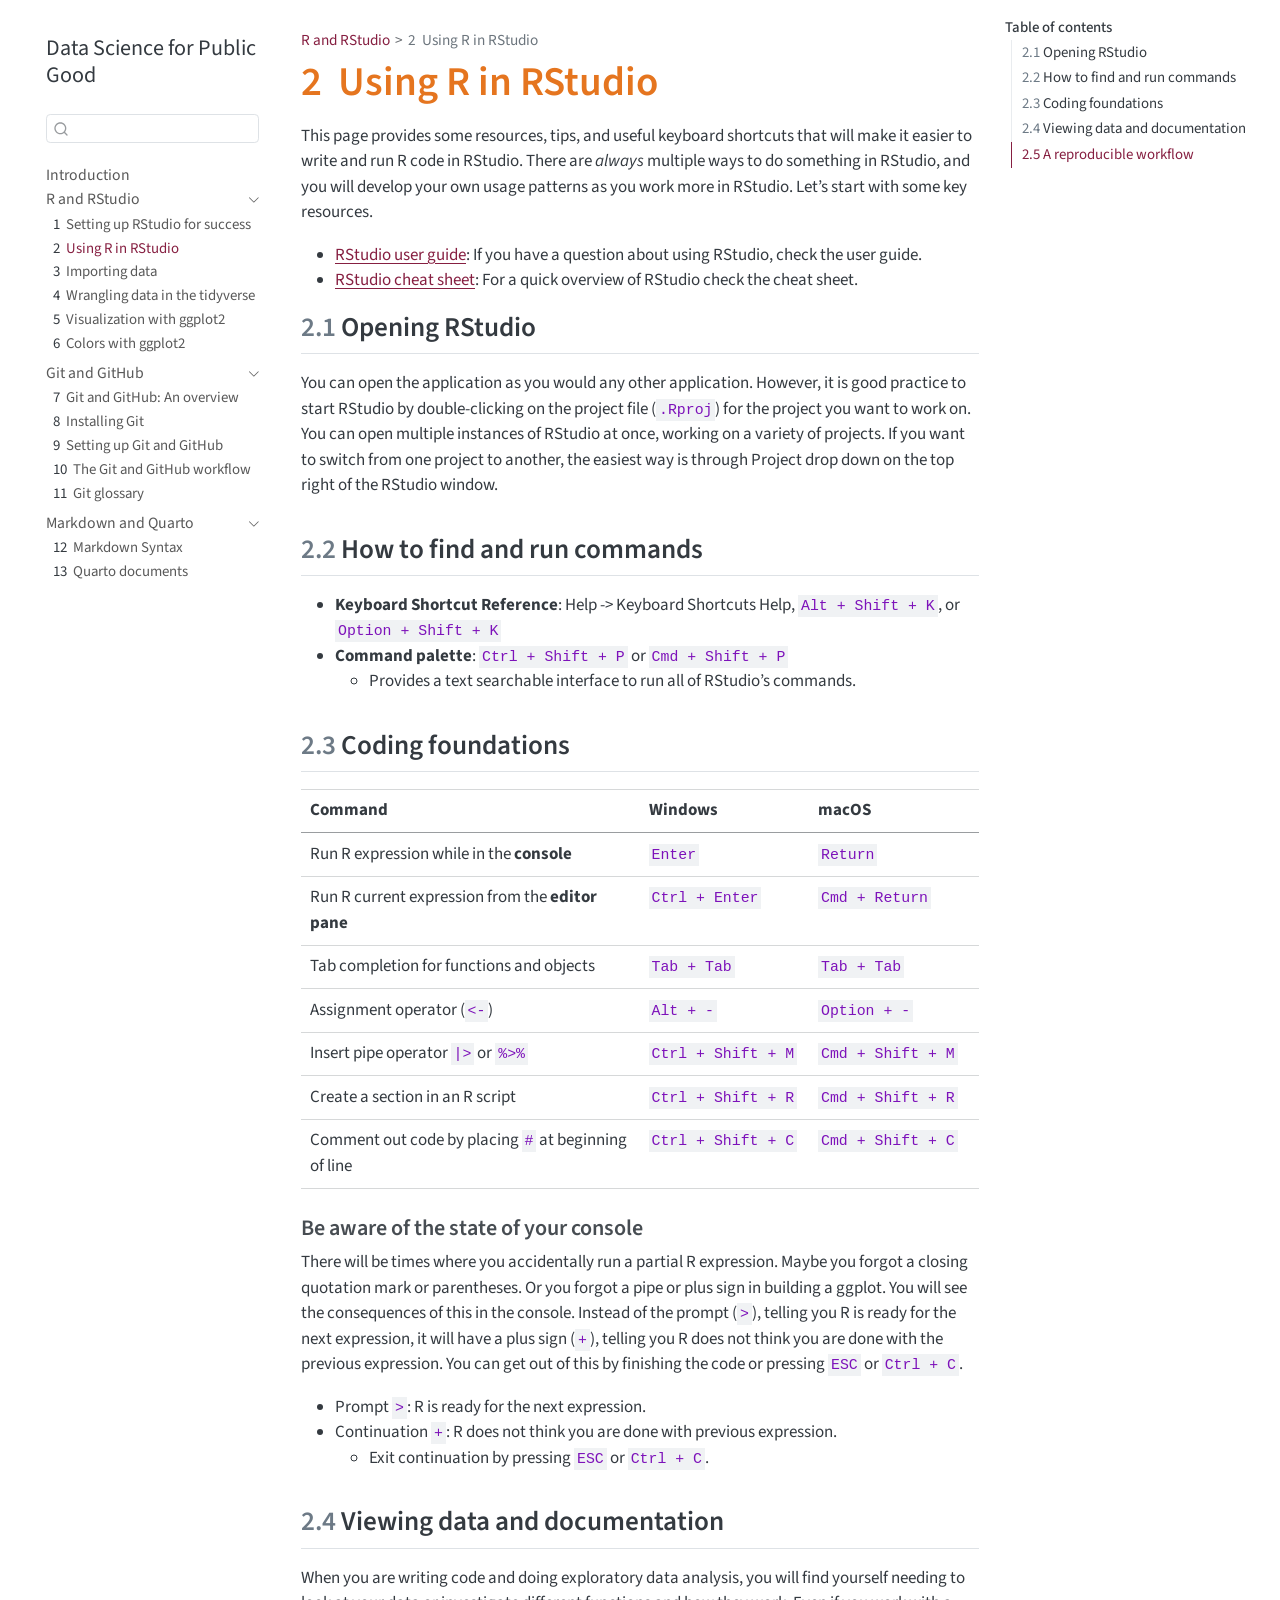
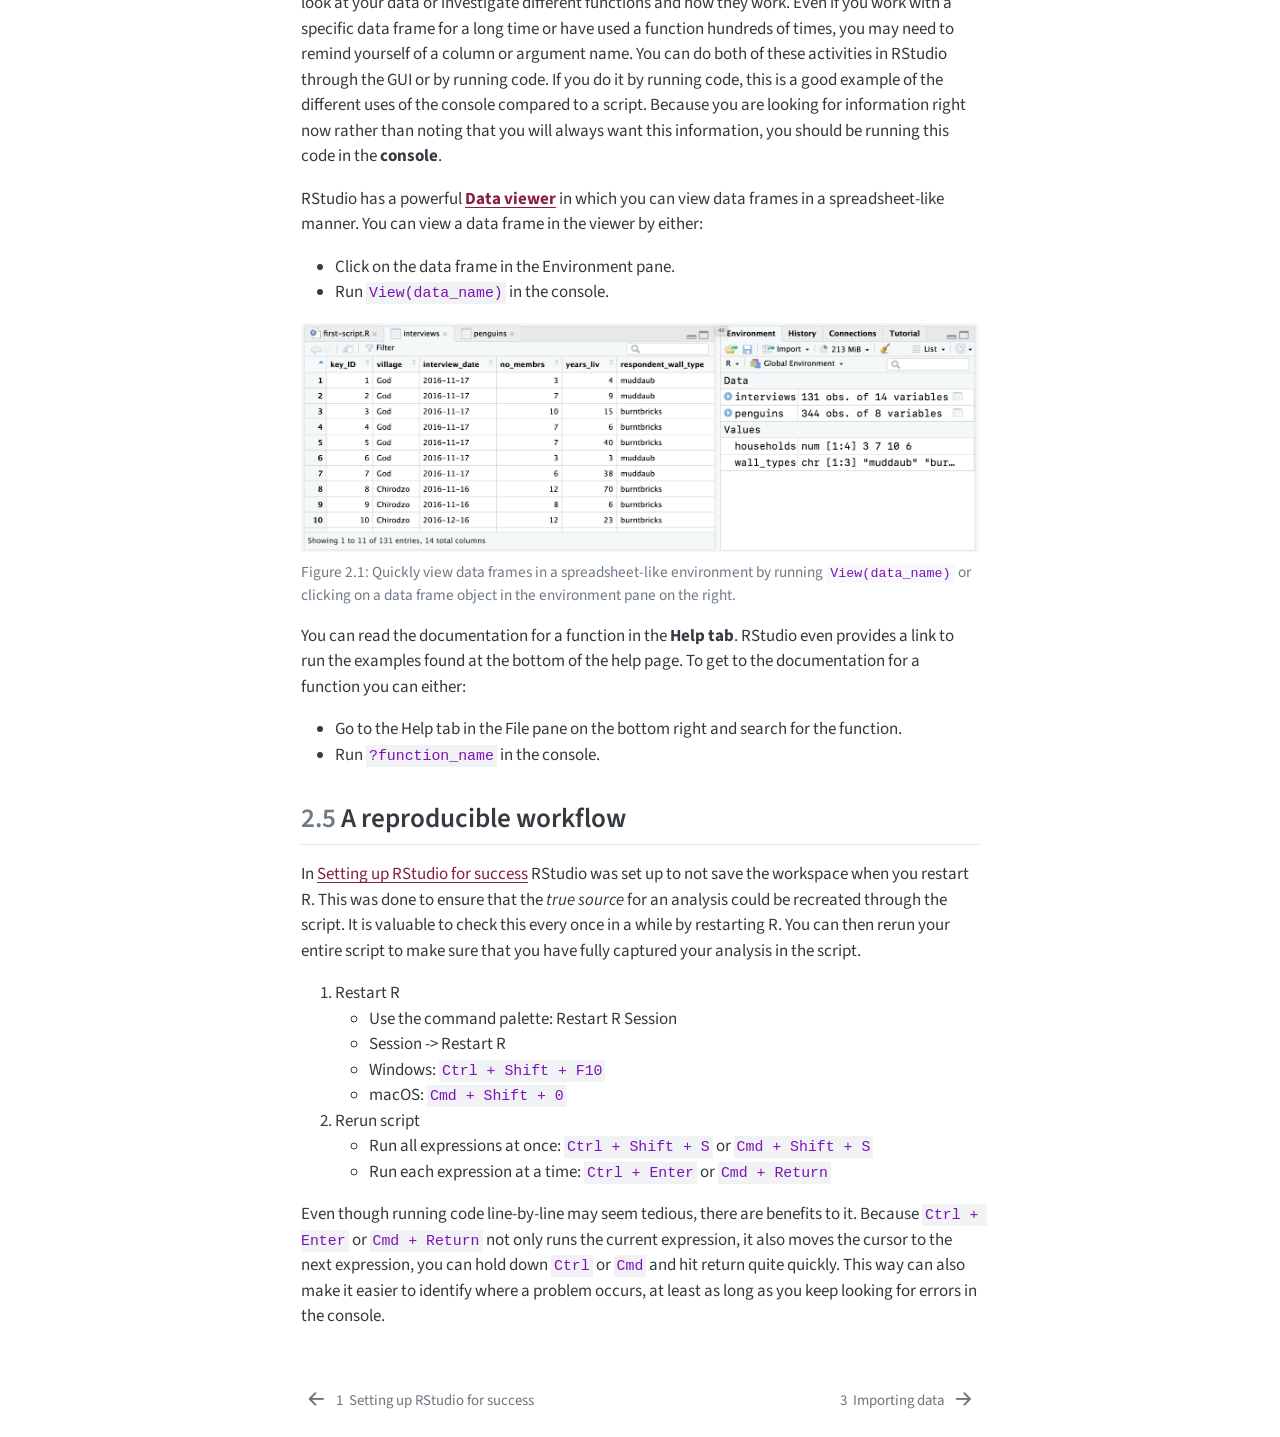
<file: rstudio-guide.html>
<!DOCTYPE html>
<html xmlns="http://www.w3.org/1999/xhtml" lang="en" xml:lang="en"><head>

<meta charset="utf-8">
<meta name="generator" content="quarto-1.9.36">

<meta name="viewport" content="width=device-width, initial-scale=1.0, user-scalable=yes">


<title>2&nbsp; Using R in RStudio – Data Science for Public Good</title>
<style>
/* Default styles provided by pandoc.
** See https://pandoc.org/MANUAL.html#variables-for-html for config info.
*/
code{white-space: pre-wrap;}
span.smallcaps{font-variant: small-caps;}
div.columns{display: flex; gap: min(4vw, 1.5em);}
div.column{flex: auto; overflow-x: auto;}
div.hanging-indent{margin-left: 1.5em; text-indent: -1.5em;}
ul.task-list{list-style: none;}
ul.task-list li input[type="checkbox"] {
  width: 0.8em;
  margin: 0 0.8em 0.2em -1em; /* quarto-specific, see https://github.com/quarto-dev/quarto-cli/issues/4556 */ 
  vertical-align: middle;
}
</style>


<script src="site_libs/quarto-nav/quarto-nav.js"></script>
<script src="site_libs/quarto-nav/headroom.min.js"></script>
<script src="site_libs/clipboard/clipboard.min.js"></script>
<script src="site_libs/quarto-search/autocomplete.umd.js"></script>
<script src="site_libs/quarto-search/fuse.min.js"></script>
<script src="site_libs/quarto-search/quarto-search.js"></script>
<meta name="quarto:offset" content="./">
<link href="./importing.html" rel="next">
<link href="./rstudio-setup.html" rel="prev">
<script src="site_libs/quarto-html/quarto.js" type="module"></script>
<script src="site_libs/quarto-html/tabsets/tabsets.js" type="module"></script>
<script src="site_libs/quarto-html/popper.min.js"></script>
<script src="site_libs/quarto-html/tippy.umd.min.js"></script>
<script src="site_libs/quarto-html/anchor.min.js"></script>
<link href="site_libs/quarto-html/tippy.css" rel="stylesheet">
<link href="site_libs/quarto-html/quarto-syntax-highlighting-845c23b38eaddc0f92fda52bfe77a8c8.css" rel="stylesheet" id="quarto-text-highlighting-styles">
<script src="site_libs/bootstrap/bootstrap.min.js"></script>
<link href="site_libs/bootstrap/bootstrap-icons.css" rel="stylesheet">
<link href="site_libs/bootstrap/bootstrap-7bffad5ec597a6be8e2440dc65fe4f2c.min.css" rel="stylesheet" append-hash="true" id="quarto-bootstrap" data-mode="light">
<script id="quarto-search-options" type="application/json">{
  "location": "sidebar",
  "copy-button": false,
  "collapse-after": 3,
  "panel-placement": "start",
  "type": "textbox",
  "limit": 50,
  "keyboard-shortcut": [
    "f",
    "/",
    "s"
  ],
  "show-item-context": false,
  "language": {
    "search-no-results-text": "No results",
    "search-matching-documents-text": "matching documents",
    "search-copy-link-title": "Copy link to search",
    "search-hide-matches-text": "Hide additional matches",
    "search-more-match-text": "more match in this document",
    "search-more-matches-text": "more matches in this document",
    "search-clear-button-title": "Clear",
    "search-text-placeholder": "",
    "search-detached-cancel-button-title": "Cancel",
    "search-submit-button-title": "Submit",
    "search-label": "Search"
  }
}</script>


</head>

<body class="nav-sidebar floating quarto-light">

<div id="quarto-search-results"></div>
  <header id="quarto-header" class="headroom fixed-top">
  <nav class="quarto-secondary-nav">
    <div class="container-fluid d-flex">
      <button type="button" class="quarto-btn-toggle btn" data-bs-toggle="collapse" role="button" data-bs-target=".quarto-sidebar-collapse-item" aria-controls="quarto-sidebar" aria-expanded="false" aria-label="Toggle sidebar navigation" onclick="if (window.quartoToggleHeadroom) { window.quartoToggleHeadroom(); }">
        <i class="bi bi-layout-text-sidebar-reverse"></i>
      </button>
        <nav class="quarto-page-breadcrumbs" aria-label="breadcrumb"><ol class="breadcrumb"><li class="breadcrumb-item"><a href="./rstudio-setup.html">R and RStudio</a></li><li class="breadcrumb-item"><a href="./rstudio-guide.html"><span class="chapter-number">2</span>&nbsp; <span class="chapter-title">Using R in RStudio</span></a></li></ol></nav>
        <a class="flex-grow-1" role="navigation" data-bs-toggle="collapse" data-bs-target=".quarto-sidebar-collapse-item" aria-controls="quarto-sidebar" aria-expanded="false" aria-label="Toggle sidebar navigation" onclick="if (window.quartoToggleHeadroom) { window.quartoToggleHeadroom(); }">      
        </a>
      <button type="button" class="btn quarto-search-button" aria-label="Search" onclick="window.quartoOpenSearch();">
        <i class="bi bi-search"></i>
      </button>
    </div>
  </nav>
</header>
<!-- content -->
<div id="quarto-content" class="quarto-container page-columns page-rows-contents page-layout-article">
<!-- sidebar -->
  <nav id="quarto-sidebar" class="sidebar collapse collapse-horizontal quarto-sidebar-collapse-item sidebar-navigation floating overflow-auto">
    <div class="pt-lg-2 mt-2 text-left sidebar-header">
    <div class="sidebar-title mb-0 py-0">
      <a href="./">Data Science for Public Good</a> 
    </div>
      </div>
        <div class="mt-2 flex-shrink-0 align-items-center">
        <div class="sidebar-search">
        <div id="quarto-search" class="" title="Search"></div>
        </div>
        </div>
    <div class="sidebar-menu-container"> 
    <ul class="list-unstyled mt-1">
        <li class="sidebar-item">
  <div class="sidebar-item-container"> 
  <a href="./index.html" class="sidebar-item-text sidebar-link">
 <span class="menu-text">Introduction</span></a>
  </div>
</li>
        <li class="sidebar-item sidebar-item-section">
      <div class="sidebar-item-container"> 
            <a class="sidebar-item-text sidebar-link text-start" data-bs-toggle="collapse" data-bs-target="#quarto-sidebar-section-1" role="navigation" aria-expanded="true">
 <span class="menu-text">R and RStudio</span></a>
          <a class="sidebar-item-toggle text-start" data-bs-toggle="collapse" data-bs-target="#quarto-sidebar-section-1" role="navigation" aria-expanded="true" aria-label="Toggle section">
            <i class="bi bi-chevron-right ms-2"></i>
          </a> 
      </div>
      <ul id="quarto-sidebar-section-1" class="collapse list-unstyled sidebar-section depth1 show">  
          <li class="sidebar-item">
  <div class="sidebar-item-container"> 
  <a href="./rstudio-setup.html" class="sidebar-item-text sidebar-link">
 <span class="menu-text"><span class="chapter-number">1</span>&nbsp; <span class="chapter-title">Setting up RStudio for success</span></span></a>
  </div>
</li>
          <li class="sidebar-item">
  <div class="sidebar-item-container"> 
  <a href="./rstudio-guide.html" class="sidebar-item-text sidebar-link active">
 <span class="menu-text"><span class="chapter-number">2</span>&nbsp; <span class="chapter-title">Using R in RStudio</span></span></a>
  </div>
</li>
          <li class="sidebar-item">
  <div class="sidebar-item-container"> 
  <a href="./importing.html" class="sidebar-item-text sidebar-link">
 <span class="menu-text"><span class="chapter-number">3</span>&nbsp; <span class="chapter-title">Importing data</span></span></a>
  </div>
</li>
          <li class="sidebar-item">
  <div class="sidebar-item-container"> 
  <a href="./wrangling.html" class="sidebar-item-text sidebar-link">
 <span class="menu-text"><span class="chapter-number">4</span>&nbsp; <span class="chapter-title">Wrangling data in the tidyverse</span></span></a>
  </div>
</li>
          <li class="sidebar-item">
  <div class="sidebar-item-container"> 
  <a href="./ggplot2.html" class="sidebar-item-text sidebar-link">
 <span class="menu-text"><span class="chapter-number">5</span>&nbsp; <span class="chapter-title">Visualization with ggplot2</span></span></a>
  </div>
</li>
          <li class="sidebar-item">
  <div class="sidebar-item-container"> 
  <a href="./ggplot2-color.html" class="sidebar-item-text sidebar-link">
 <span class="menu-text"><span class="chapter-number">6</span>&nbsp; <span class="chapter-title">Colors with ggplot2</span></span></a>
  </div>
</li>
      </ul>
  </li>
        <li class="sidebar-item sidebar-item-section">
      <div class="sidebar-item-container"> 
            <a class="sidebar-item-text sidebar-link text-start" data-bs-toggle="collapse" data-bs-target="#quarto-sidebar-section-2" role="navigation" aria-expanded="true">
 <span class="menu-text">Git and GitHub</span></a>
          <a class="sidebar-item-toggle text-start" data-bs-toggle="collapse" data-bs-target="#quarto-sidebar-section-2" role="navigation" aria-expanded="true" aria-label="Toggle section">
            <i class="bi bi-chevron-right ms-2"></i>
          </a> 
      </div>
      <ul id="quarto-sidebar-section-2" class="collapse list-unstyled sidebar-section depth1 show">  
          <li class="sidebar-item">
  <div class="sidebar-item-container"> 
  <a href="./git-overview.html" class="sidebar-item-text sidebar-link">
 <span class="menu-text"><span class="chapter-number">7</span>&nbsp; <span class="chapter-title">Git and GitHub: An overview</span></span></a>
  </div>
</li>
          <li class="sidebar-item">
  <div class="sidebar-item-container"> 
  <a href="./git-install.html" class="sidebar-item-text sidebar-link">
 <span class="menu-text"><span class="chapter-number">8</span>&nbsp; <span class="chapter-title">Installing Git</span></span></a>
  </div>
</li>
          <li class="sidebar-item">
  <div class="sidebar-item-container"> 
  <a href="./git-setup.html" class="sidebar-item-text sidebar-link">
 <span class="menu-text"><span class="chapter-number">9</span>&nbsp; <span class="chapter-title">Setting up Git and GitHub</span></span></a>
  </div>
</li>
          <li class="sidebar-item">
  <div class="sidebar-item-container"> 
  <a href="./git-workflow.html" class="sidebar-item-text sidebar-link">
 <span class="menu-text"><span class="chapter-number">10</span>&nbsp; <span class="chapter-title">The Git and GitHub workflow</span></span></a>
  </div>
</li>
          <li class="sidebar-item">
  <div class="sidebar-item-container"> 
  <a href="./git-glossary.html" class="sidebar-item-text sidebar-link">
 <span class="menu-text"><span class="chapter-number">11</span>&nbsp; <span class="chapter-title">Git glossary</span></span></a>
  </div>
</li>
      </ul>
  </li>
        <li class="sidebar-item sidebar-item-section">
      <div class="sidebar-item-container"> 
            <a class="sidebar-item-text sidebar-link text-start" data-bs-toggle="collapse" data-bs-target="#quarto-sidebar-section-3" role="navigation" aria-expanded="true">
 <span class="menu-text">Markdown and Quarto</span></a>
          <a class="sidebar-item-toggle text-start" data-bs-toggle="collapse" data-bs-target="#quarto-sidebar-section-3" role="navigation" aria-expanded="true" aria-label="Toggle section">
            <i class="bi bi-chevron-right ms-2"></i>
          </a> 
      </div>
      <ul id="quarto-sidebar-section-3" class="collapse list-unstyled sidebar-section depth1 show">  
          <li class="sidebar-item">
  <div class="sidebar-item-container"> 
  <a href="./markdown-syntax.html" class="sidebar-item-text sidebar-link">
 <span class="menu-text"><span class="chapter-number">12</span>&nbsp; <span class="chapter-title">Markdown Syntax</span></span></a>
  </div>
</li>
          <li class="sidebar-item">
  <div class="sidebar-item-container"> 
  <a href="./quarto-docs.html" class="sidebar-item-text sidebar-link">
 <span class="menu-text"><span class="chapter-number">13</span>&nbsp; <span class="chapter-title">Quarto documents</span></span></a>
  </div>
</li>
      </ul>
  </li>
    </ul>
    </div>
</nav>
<div id="quarto-sidebar-glass" class="quarto-sidebar-collapse-item" data-bs-toggle="collapse" data-bs-target=".quarto-sidebar-collapse-item"></div>
<!-- margin-sidebar -->
    <div id="quarto-margin-sidebar" class="sidebar margin-sidebar">
        <nav id="TOC" role="doc-toc" class="toc-active">
    <h2 id="toc-title">Table of contents</h2>
   
  <ul>
  <li><a href="#opening-rstudio" id="toc-opening-rstudio" class="nav-link active" data-scroll-target="#opening-rstudio"><span class="header-section-number">2.1</span> Opening RStudio</a></li>
  <li><a href="#how-to-find-and-run-commands" id="toc-how-to-find-and-run-commands" class="nav-link" data-scroll-target="#how-to-find-and-run-commands"><span class="header-section-number">2.2</span> How to find and run commands</a></li>
  <li><a href="#coding-foundations" id="toc-coding-foundations" class="nav-link" data-scroll-target="#coding-foundations"><span class="header-section-number">2.3</span> Coding foundations</a>
  <ul class="collapse">
  <li><a href="#be-aware-of-the-state-of-your-console" id="toc-be-aware-of-the-state-of-your-console" class="nav-link" data-scroll-target="#be-aware-of-the-state-of-your-console">Be aware of the state of your console</a></li>
  </ul></li>
  <li><a href="#viewing-data-and-documentation" id="toc-viewing-data-and-documentation" class="nav-link" data-scroll-target="#viewing-data-and-documentation"><span class="header-section-number">2.4</span> Viewing data and documentation</a></li>
  <li><a href="#a-reproducible-workflow" id="toc-a-reproducible-workflow" class="nav-link" data-scroll-target="#a-reproducible-workflow"><span class="header-section-number">2.5</span> A reproducible workflow</a></li>
  </ul>
</nav>
    </div>
<!-- main -->
<main class="content" id="quarto-document-content">

<header id="title-block-header" class="quarto-title-block default"><nav class="quarto-page-breadcrumbs quarto-title-breadcrumbs d-none d-lg-block" aria-label="breadcrumb"><ol class="breadcrumb"><li class="breadcrumb-item"><a href="./rstudio-setup.html">R and RStudio</a></li><li class="breadcrumb-item"><a href="./rstudio-guide.html"><span class="chapter-number">2</span>&nbsp; <span class="chapter-title">Using R in RStudio</span></a></li></ol></nav>
<div class="quarto-title">
<h1 class="title"><span class="chapter-number">2</span>&nbsp; <span class="chapter-title">Using R in RStudio</span></h1>
</div>



<div class="quarto-title-meta">

    
  
    
  </div>
  


</header>


<p>This page provides some resources, tips, and useful keyboard shortcuts that will make it easier to write and run R code in RStudio. There are <em>always</em> multiple ways to do something in RStudio, and you will develop your own usage patterns as you work more in RStudio. Let’s start with some key resources.</p>
<ul>
<li><a href="https://docs.posit.co/ide/user/">RStudio user guide</a>: If you have a question about using RStudio, check the user guide.</li>
<li><a href="https://rstudio.github.io/cheatsheets/rstudio-ide.pdf">RStudio cheat sheet</a>: For a quick overview of RStudio check the cheat sheet.</li>
</ul>
<section id="opening-rstudio" class="level2" data-number="2.1">
<h2 data-number="2.1" class="anchored" data-anchor-id="opening-rstudio"><span class="header-section-number">2.1</span> Opening RStudio</h2>
<p>You can open the application as you would any other application. However, it is good practice to start RStudio by double-clicking on the project file (<code>.Rproj</code>) for the project you want to work on. You can open multiple instances of RStudio at once, working on a variety of projects. If you want to switch from one project to another, the easiest way is through Project drop down on the top right of the RStudio window.</p>
</section>
<section id="how-to-find-and-run-commands" class="level2" data-number="2.2">
<h2 data-number="2.2" class="anchored" data-anchor-id="how-to-find-and-run-commands"><span class="header-section-number">2.2</span> How to find and run commands</h2>
<ul>
<li><strong>Keyboard Shortcut Reference</strong>: Help -&gt; Keyboard Shortcuts Help, <code>Alt + Shift + K</code>, or <code>Option + Shift + K</code></li>
<li><strong>Command palette</strong>: <code>Ctrl + Shift + P</code> or <code>Cmd + Shift + P</code>
<ul>
<li>Provides a text searchable interface to run all of RStudio’s commands.</li>
</ul></li>
</ul>
</section>
<section id="coding-foundations" class="level2" data-number="2.3">
<h2 data-number="2.3" class="anchored" data-anchor-id="coding-foundations"><span class="header-section-number">2.3</span> Coding foundations</h2>
<table class="caption-top table">
<colgroup>
<col style="width: 50%">
<col style="width: 25%">
<col style="width: 25%">
</colgroup>
<thead>
<tr class="header">
<th>Command</th>
<th>Windows</th>
<th>macOS</th>
</tr>
</thead>
<tbody>
<tr class="odd">
<td>Run R expression while in the <strong>console</strong></td>
<td><code>Enter</code></td>
<td><code>Return</code></td>
</tr>
<tr class="even">
<td>Run R current expression from the <strong>editor pane</strong></td>
<td><code>Ctrl + Enter</code></td>
<td><code>Cmd + Return</code></td>
</tr>
<tr class="odd">
<td>Tab completion for functions and objects</td>
<td><code>Tab + Tab</code></td>
<td><code>Tab + Tab</code></td>
</tr>
<tr class="even">
<td>Assignment operator (<code>&lt;-</code>)</td>
<td><code>Alt + -</code></td>
<td><code>Option + -</code></td>
</tr>
<tr class="odd">
<td>Insert pipe operator <code>|&gt;</code> or <code>%&gt;%</code></td>
<td><code>Ctrl + Shift + M</code></td>
<td><code>Cmd + Shift + M</code></td>
</tr>
<tr class="even">
<td>Create a section in an R script</td>
<td><code>Ctrl + Shift + R</code></td>
<td><code>Cmd + Shift + R</code></td>
</tr>
<tr class="odd">
<td>Comment out code by placing <code>#</code> at beginning of line</td>
<td><code>Ctrl + Shift + C</code></td>
<td><code>Cmd + Shift + C</code></td>
</tr>
</tbody>
</table>
<section id="be-aware-of-the-state-of-your-console" class="level3">
<h3 class="anchored" data-anchor-id="be-aware-of-the-state-of-your-console">Be aware of the state of your console</h3>
<p>There will be times where you accidentally run a partial R expression. Maybe you forgot a closing quotation mark or parentheses. Or you forgot a pipe or plus sign in building a ggplot. You will see the consequences of this in the console. Instead of the prompt (<code>&gt;</code>), telling you R is ready for the next expression, it will have a plus sign (<code>+</code>), telling you R does not think you are done with the previous expression. You can get out of this by finishing the code or pressing <code>ESC</code> or <code>Ctrl + C</code>.</p>
<ul>
<li>Prompt <code>&gt;</code>: R is ready for the next expression.</li>
<li>Continuation <code>+</code>: R does not think you are done with previous expression.
<ul>
<li>Exit continuation by pressing <code>ESC</code> or <code>Ctrl + C</code>.</li>
</ul></li>
</ul>
</section>
</section>
<section id="viewing-data-and-documentation" class="level2" data-number="2.4">
<h2 data-number="2.4" class="anchored" data-anchor-id="viewing-data-and-documentation"><span class="header-section-number">2.4</span> Viewing data and documentation</h2>
<p>When you are writing code and doing exploratory data analysis, you will find yourself needing to look at your data or investigate different functions and how they work. Even if you work with a specific data frame for a long time or have used a function hundreds of times, you may need to remind yourself of a column or argument name. You can do both of these activities in RStudio through the GUI or by running code. If you do it by running code, this is a good example of the different uses of the console compared to a script. Because you are looking for information right now rather than noting that you will always want this information, you should be running this code in the <strong>console</strong>.</p>
<p>RStudio has a powerful <a href="https://docs.posit.co/ide/user/ide/guide/data/data-viewer.html"><strong>Data viewer</strong></a> in which you can view data frames in a spreadsheet-like manner. You can view a data frame in the viewer by either:</p>
<ul>
<li>Click on the data frame in the Environment pane.</li>
<li>Run <code>View(data_name)</code> in the console.</li>
</ul>
<div id="fig-dataviewer" class="quarto-float quarto-figure quarto-figure-center anchored" alt="A screen shot of RStudio with a view of rectangular data on the left and the environment panel on the right.">
<figure class="quarto-float quarto-float-fig figure">
<div aria-describedby="fig-dataviewer-caption-0ceaefa1-69ba-4598-a22c-09a6ac19f8ca">
<img src="files/img/dataviewer.png" class="img-fluid figure-img" alt="A screen shot of RStudio with a view of rectangular data on the left and the environment panel on the right.">
</div>
<figcaption class="quarto-float-caption-bottom quarto-float-caption quarto-float-fig" id="fig-dataviewer-caption-0ceaefa1-69ba-4598-a22c-09a6ac19f8ca">
Figure&nbsp;2.1: Quickly view data frames in a spreadsheet-like environment by running <code>View(data_name)</code> or clicking on a data frame object in the environment pane on the right.
</figcaption>
</figure>
</div>
<p>You can read the documentation for a function in the <strong>Help tab</strong>. RStudio even provides a link to run the examples found at the bottom of the help page. To get to the documentation for a function you can either:</p>
<ul>
<li>Go to the Help tab in the File pane on the bottom right and search for the function.</li>
<li>Run <code>?function_name</code> in the console.</li>
</ul>
</section>
<section id="a-reproducible-workflow" class="level2" data-number="2.5">
<h2 data-number="2.5" class="anchored" data-anchor-id="a-reproducible-workflow"><span class="header-section-number">2.5</span> A reproducible workflow</h2>
<p>In <a href="./rstudio-setup.html#setting-up-rstudio-for-reproducibility">Setting up RStudio for success</a> RStudio was set up to not save the workspace when you restart R. This was done to ensure that the <em>true source</em> for an analysis could be recreated through the script. It is valuable to check this every once in a while by restarting R. You can then rerun your entire script to make sure that you have fully captured your analysis in the script.</p>
<ol type="1">
<li>Restart R
<ul>
<li>Use the command palette: Restart R Session</li>
<li>Session -&gt; Restart R</li>
<li>Windows: <code>Ctrl + Shift + F10</code></li>
<li>macOS: <code>Cmd + Shift + 0</code></li>
</ul></li>
<li>Rerun script
<ul>
<li>Run all expressions at once: <code>Ctrl + Shift + S</code> or <code>Cmd + Shift + S</code></li>
<li>Run each expression at a time: <code>Ctrl + Enter</code> or <code>Cmd + Return</code></li>
</ul></li>
</ol>
<p>Even though running code line-by-line may seem tedious, there are benefits to it. Because <code>Ctrl + Enter</code> or <code>Cmd + Return</code> not only runs the current expression, it also moves the cursor to the next expression, you can hold down <code>Ctrl</code> or <code>Cmd</code> and hit return quite quickly. This way can also make it easier to identify where a problem occurs, at least as long as you keep looking for errors in the console.</p>


</section>

</main> <!-- /main -->
<script id="quarto-html-after-body" type="application/javascript">
  window.document.addEventListener("DOMContentLoaded", function (event) {
    const icon = "";
    const anchorJS = new window.AnchorJS();
    anchorJS.options = {
      placement: 'right',
      icon: icon
    };
    anchorJS.add('.anchored');
    const isCodeAnnotation = (el) => {
      for (const clz of el.classList) {
        if (clz.startsWith('code-annotation-')) {                     
          return true;
        }
      }
      return false;
    }
    const onCopySuccess = function(e) {
      // button target
      const button = e.trigger;
      // don't keep focus
      button.blur();
      // flash "checked"
      button.classList.add('code-copy-button-checked');
      var currentTitle = button.getAttribute("title");
      button.setAttribute("title", "Copied!");
      let tooltip;
      if (window.bootstrap) {
        button.setAttribute("data-bs-toggle", "tooltip");
        button.setAttribute("data-bs-placement", "left");
        button.setAttribute("data-bs-title", "Copied!");
        tooltip = new bootstrap.Tooltip(button, 
          { trigger: "manual", 
            customClass: "code-copy-button-tooltip",
            offset: [0, -8]});
        tooltip.show();    
      }
      setTimeout(function() {
        if (tooltip) {
          tooltip.hide();
          button.removeAttribute("data-bs-title");
          button.removeAttribute("data-bs-toggle");
          button.removeAttribute("data-bs-placement");
        }
        button.setAttribute("title", currentTitle);
        button.classList.remove('code-copy-button-checked');
      }, 1000);
      // clear code selection
      e.clearSelection();
    }
    const getTextToCopy = function(trigger) {
      const outerScaffold = trigger.parentElement.cloneNode(true);
      const codeEl = outerScaffold.querySelector('code');
      for (const childEl of codeEl.children) {
        if (isCodeAnnotation(childEl)) {
          childEl.remove();
        }
      }
      return codeEl.innerText;
    }
    const clipboard = new window.ClipboardJS('.code-copy-button:not([data-in-quarto-modal])', {
      text: getTextToCopy
    });
    clipboard.on('success', onCopySuccess);
    if (window.document.getElementById('quarto-embedded-source-code-modal')) {
      const clipboardModal = new window.ClipboardJS('.code-copy-button[data-in-quarto-modal]', {
        text: getTextToCopy,
        container: window.document.getElementById('quarto-embedded-source-code-modal')
      });
      clipboardModal.on('success', onCopySuccess);
    }
      var localhostRegex = new RegExp(/^(?:http|https):\/\/localhost\:?[0-9]*\//);
      var mailtoRegex = new RegExp(/^mailto:/);
        var filterRegex = new RegExp('/' + window.location.host + '/');
      var isInternal = (href) => {
          return filterRegex.test(href) || localhostRegex.test(href) || mailtoRegex.test(href);
      }
      // Inspect non-navigation links and adorn them if external
     var links = window.document.querySelectorAll('a[href]:not(.nav-link):not(.navbar-brand):not(.toc-action):not(.sidebar-link):not(.sidebar-item-toggle):not(.pagination-link):not(.no-external):not([aria-hidden]):not(.dropdown-item):not(.quarto-navigation-tool):not(.about-link)');
      for (var i=0; i<links.length; i++) {
        const link = links[i];
        if (!isInternal(link.href)) {
          // undo the damage that might have been done by quarto-nav.js in the case of
          // links that we want to consider external
          if (link.dataset.originalHref !== undefined) {
            link.href = link.dataset.originalHref;
          }
        }
      }
    function tippyHover(el, contentFn, onTriggerFn, onUntriggerFn) {
      const config = {
        allowHTML: true,
        maxWidth: 500,
        delay: 100,
        arrow: false,
        appendTo: function(el) {
            return el.parentElement;
        },
        interactive: true,
        interactiveBorder: 10,
        theme: 'quarto',
        placement: 'bottom-start',
      };
      if (contentFn) {
        config.content = contentFn;
      }
      if (onTriggerFn) {
        config.onTrigger = onTriggerFn;
      }
      if (onUntriggerFn) {
        config.onUntrigger = onUntriggerFn;
      }
      window.tippy(el, config); 
    }
    const noterefs = window.document.querySelectorAll('a[role="doc-noteref"]');
    for (var i=0; i<noterefs.length; i++) {
      const ref = noterefs[i];
      tippyHover(ref, function() {
        // use id or data attribute instead here
        let href = ref.getAttribute('data-footnote-href') || ref.getAttribute('href');
        try { href = new URL(href).hash; } catch {}
        const id = href.replace(/^#\/?/, "");
        const note = window.document.getElementById(id);
        if (note) {
          return note.innerHTML;
        } else {
          return "";
        }
      });
    }
    const xrefs = window.document.querySelectorAll('a.quarto-xref');
    const processXRef = (id, note) => {
      // Strip column container classes
      const stripColumnClz = (el) => {
        el.classList.remove("page-full", "page-columns");
        if (el.children) {
          for (const child of el.children) {
            stripColumnClz(child);
          }
        }
      }
      stripColumnClz(note)
      if (id === null || id.startsWith('sec-')) {
        // Special case sections, only their first couple elements
        const container = document.createElement("div");
        if (note.children && note.children.length > 2) {
          container.appendChild(note.children[0].cloneNode(true));
          for (let i = 1; i < note.children.length; i++) {
            const child = note.children[i];
            if (child.tagName === "P" && child.innerText === "") {
              continue;
            } else {
              container.appendChild(child.cloneNode(true));
              break;
            }
          }
          if (window.Quarto?.typesetMath) {
            window.Quarto.typesetMath(container);
          }
          return container.innerHTML
        } else {
          if (window.Quarto?.typesetMath) {
            window.Quarto.typesetMath(note);
          }
          return note.innerHTML;
        }
      } else {
        // Remove any anchor links if they are present
        const anchorLink = note.querySelector('a.anchorjs-link');
        if (anchorLink) {
          anchorLink.remove();
        }
        if (window.Quarto?.typesetMath) {
          window.Quarto.typesetMath(note);
        }
        if (note.classList.contains("callout")) {
          return note.outerHTML;
        } else {
          return note.innerHTML;
        }
      }
    }
    for (var i=0; i<xrefs.length; i++) {
      const xref = xrefs[i];
      tippyHover(xref, undefined, function(instance) {
        instance.disable();
        let url = xref.getAttribute('href');
        let hash = undefined; 
        if (url.startsWith('#')) {
          hash = url;
        } else {
          try { hash = new URL(url).hash; } catch {}
        }
        if (hash) {
          const id = hash.replace(/^#\/?/, "");
          const note = window.document.getElementById(id);
          if (note !== null) {
            try {
              const html = processXRef(id, note.cloneNode(true));
              instance.setContent(html);
            } finally {
              instance.enable();
              instance.show();
            }
          } else {
            // See if we can fetch this
            fetch(url.split('#')[0])
            .then(res => res.text())
            .then(html => {
              const parser = new DOMParser();
              const htmlDoc = parser.parseFromString(html, "text/html");
              const note = htmlDoc.getElementById(id);
              if (note !== null) {
                const html = processXRef(id, note);
                instance.setContent(html);
              } 
            }).finally(() => {
              instance.enable();
              instance.show();
            });
          }
        } else {
          // See if we can fetch a full url (with no hash to target)
          // This is a special case and we should probably do some content thinning / targeting
          fetch(url)
          .then(res => res.text())
          .then(html => {
            const parser = new DOMParser();
            const htmlDoc = parser.parseFromString(html, "text/html");
            const note = htmlDoc.querySelector('main.content');
            if (note !== null) {
              // This should only happen for chapter cross references
              // (since there is no id in the URL)
              // remove the first header
              if (note.children.length > 0 && note.children[0].tagName === "HEADER") {
                note.children[0].remove();
              }
              const html = processXRef(null, note);
              instance.setContent(html);
            } 
          }).finally(() => {
            instance.enable();
            instance.show();
          });
        }
      }, function(instance) {
      });
    }
        let selectedAnnoteEl;
        const selectorForAnnotation = ( cell, annotation) => {
          let cellAttr = 'data-code-cell="' + cell + '"';
          let lineAttr = 'data-code-annotation="' +  annotation + '"';
          const selector = 'span[' + cellAttr + '][' + lineAttr + ']';
          return selector;
        }
        const selectCodeLines = (annoteEl) => {
          const doc = window.document;
          const targetCell = annoteEl.getAttribute("data-target-cell");
          const targetAnnotation = annoteEl.getAttribute("data-target-annotation");
          const annoteSpan = window.document.querySelector(selectorForAnnotation(targetCell, targetAnnotation));
          const lines = annoteSpan.getAttribute("data-code-lines").split(",");
          const lineIds = lines.map((line) => {
            return targetCell + "-" + line;
          })
          let top = null;
          let height = null;
          let parent = null;
          if (lineIds.length > 0) {
              //compute the position of the single el (top and bottom and make a div)
              const el = window.document.getElementById(lineIds[0]);
              top = el.offsetTop;
              height = el.offsetHeight;
              parent = el.parentElement.parentElement;
            if (lineIds.length > 1) {
              const lastEl = window.document.getElementById(lineIds[lineIds.length - 1]);
              const bottom = lastEl.offsetTop + lastEl.offsetHeight;
              height = bottom - top;
            }
            if (top !== null && height !== null && parent !== null) {
              // cook up a div (if necessary) and position it 
              let div = window.document.getElementById("code-annotation-line-highlight");
              if (div === null) {
                div = window.document.createElement("div");
                div.setAttribute("id", "code-annotation-line-highlight");
                div.style.position = 'absolute';
                parent.appendChild(div);
              }
              div.style.top = top - 2 + "px";
              div.style.height = height + 4 + "px";
              div.style.left = 0;
              let gutterDiv = window.document.getElementById("code-annotation-line-highlight-gutter");
              if (gutterDiv === null) {
                gutterDiv = window.document.createElement("div");
                gutterDiv.setAttribute("id", "code-annotation-line-highlight-gutter");
                gutterDiv.style.position = 'absolute';
                const codeCell = window.document.getElementById(targetCell);
                const gutter = codeCell.querySelector('.code-annotation-gutter');
                gutter.appendChild(gutterDiv);
              }
              gutterDiv.style.top = top - 2 + "px";
              gutterDiv.style.height = height + 4 + "px";
            }
            selectedAnnoteEl = annoteEl;
          }
        };
        const unselectCodeLines = () => {
          const elementsIds = ["code-annotation-line-highlight", "code-annotation-line-highlight-gutter"];
          elementsIds.forEach((elId) => {
            const div = window.document.getElementById(elId);
            if (div) {
              div.remove();
            }
          });
          selectedAnnoteEl = undefined;
        };
          // Handle positioning of the toggle
      window.addEventListener(
        "resize",
        throttle(() => {
          elRect = undefined;
          if (selectedAnnoteEl) {
            selectCodeLines(selectedAnnoteEl);
          }
        }, 10)
      );
      function throttle(fn, ms) {
      let throttle = false;
      let timer;
        return (...args) => {
          if(!throttle) { // first call gets through
              fn.apply(this, args);
              throttle = true;
          } else { // all the others get throttled
              if(timer) clearTimeout(timer); // cancel #2
              timer = setTimeout(() => {
                fn.apply(this, args);
                timer = throttle = false;
              }, ms);
          }
        };
      }
        // Attach click handler to the DT
        const annoteDls = window.document.querySelectorAll('dt[data-target-cell]');
        for (const annoteDlNode of annoteDls) {
          annoteDlNode.addEventListener('click', (event) => {
            const clickedEl = event.target;
            if (clickedEl !== selectedAnnoteEl) {
              unselectCodeLines();
              const activeEl = window.document.querySelector('dt[data-target-cell].code-annotation-active');
              if (activeEl) {
                activeEl.classList.remove('code-annotation-active');
              }
              selectCodeLines(clickedEl);
              clickedEl.classList.add('code-annotation-active');
            } else {
              // Unselect the line
              unselectCodeLines();
              clickedEl.classList.remove('code-annotation-active');
            }
          });
        }
    const findCites = (el) => {
      const parentEl = el.parentElement;
      if (parentEl) {
        const cites = parentEl.dataset.cites;
        if (cites) {
          return {
            el,
            cites: cites.split(' ')
          };
        } else {
          return findCites(el.parentElement)
        }
      } else {
        return undefined;
      }
    };
    var bibliorefs = window.document.querySelectorAll('a[role="doc-biblioref"]');
    for (var i=0; i<bibliorefs.length; i++) {
      const ref = bibliorefs[i];
      const citeInfo = findCites(ref);
      if (citeInfo) {
        tippyHover(citeInfo.el, function() {
          var popup = window.document.createElement('div');
          citeInfo.cites.forEach(function(cite) {
            var citeDiv = window.document.createElement('div');
            citeDiv.classList.add('hanging-indent');
            citeDiv.classList.add('csl-entry');
            var biblioDiv = window.document.getElementById('ref-' + cite);
            if (biblioDiv) {
              citeDiv.innerHTML = biblioDiv.innerHTML;
            }
            popup.appendChild(citeDiv);
          });
          return popup.innerHTML;
        });
      }
    }
  });
  </script>
<nav class="page-navigation">
  <div class="nav-page nav-page-previous">
      <a href="./rstudio-setup.html" class="pagination-link" aria-label="Setting up RStudio for success">
        <i class="bi bi-arrow-left-short"></i> <span class="nav-page-text"><span class="chapter-number">1</span>&nbsp; <span class="chapter-title">Setting up RStudio for success</span></span>
      </a>          
  </div>
  <div class="nav-page nav-page-next">
      <a href="./importing.html" class="pagination-link" aria-label="Importing data">
        <span class="nav-page-text"><span class="chapter-number">3</span>&nbsp; <span class="chapter-title">Importing data</span></span> <i class="bi bi-arrow-right-short"></i>
      </a>
  </div>
</nav>
</div> <!-- /content -->




</body></html>
</file>
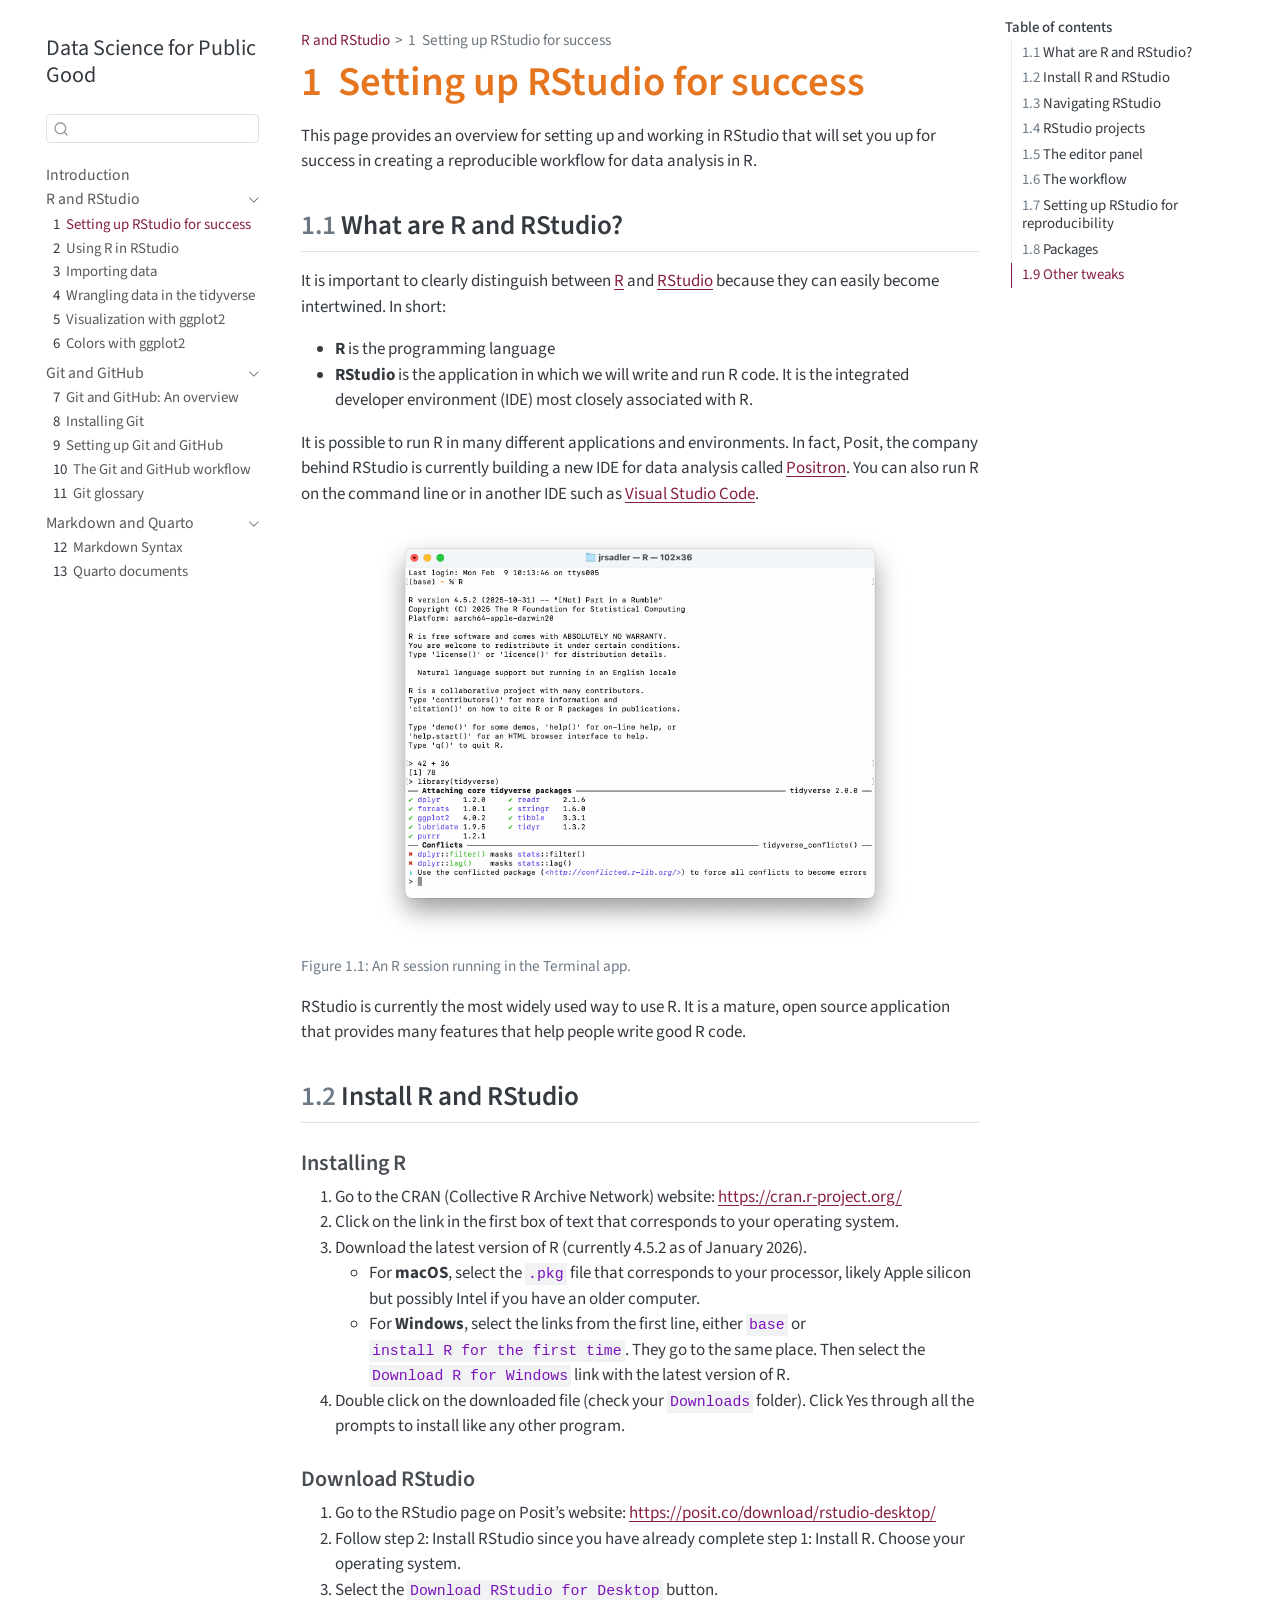
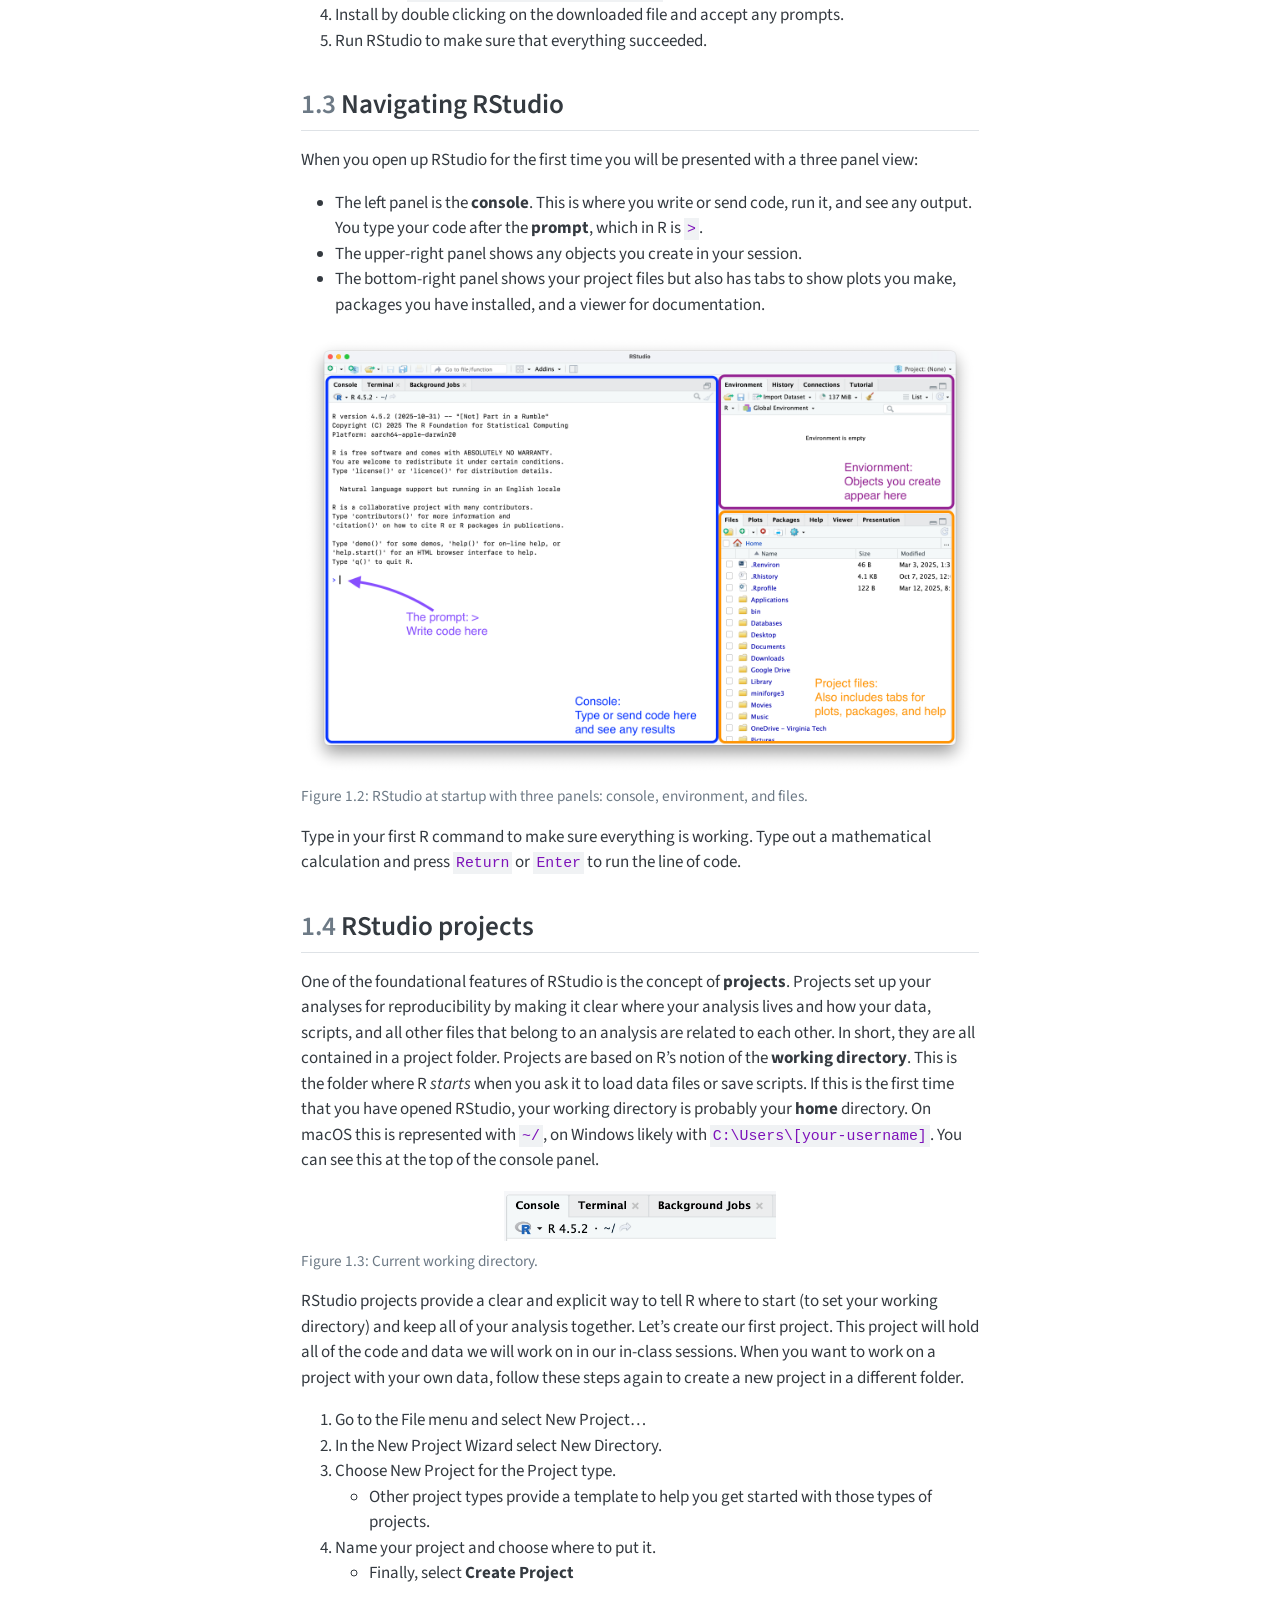
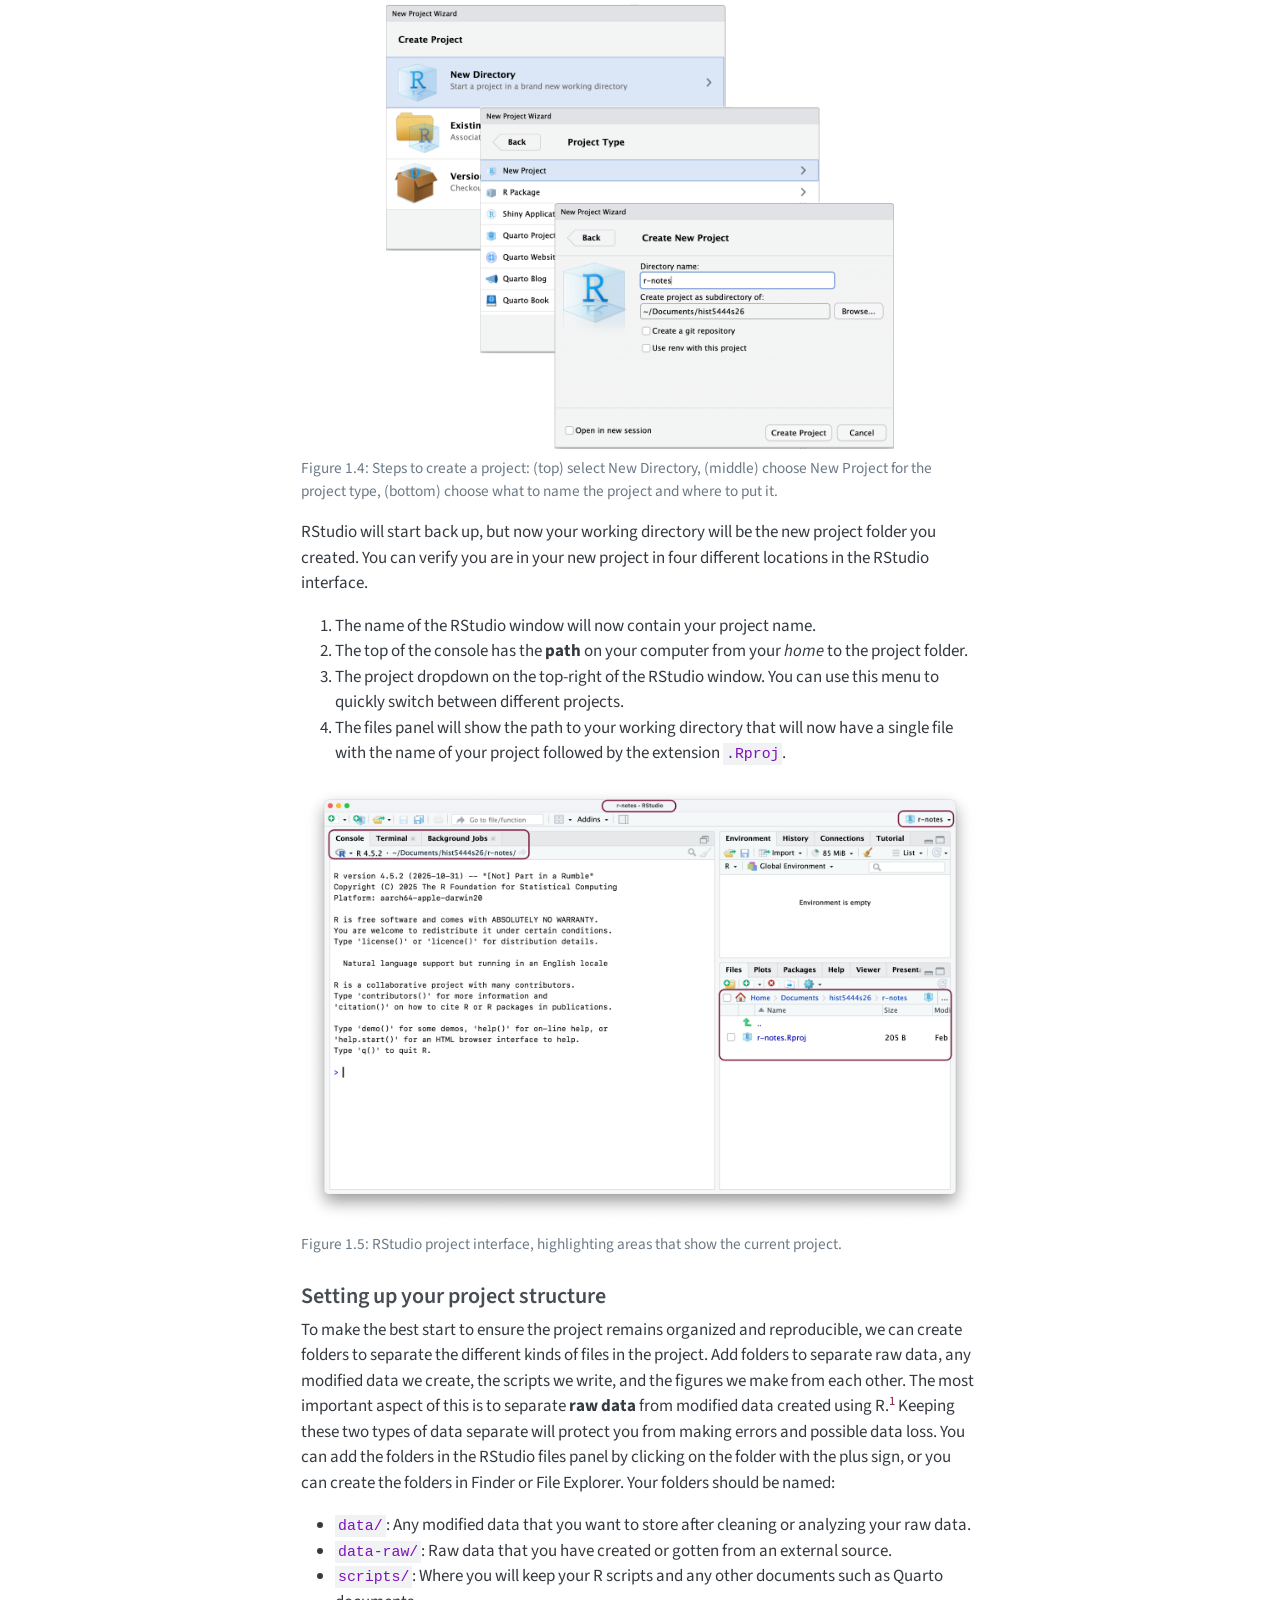
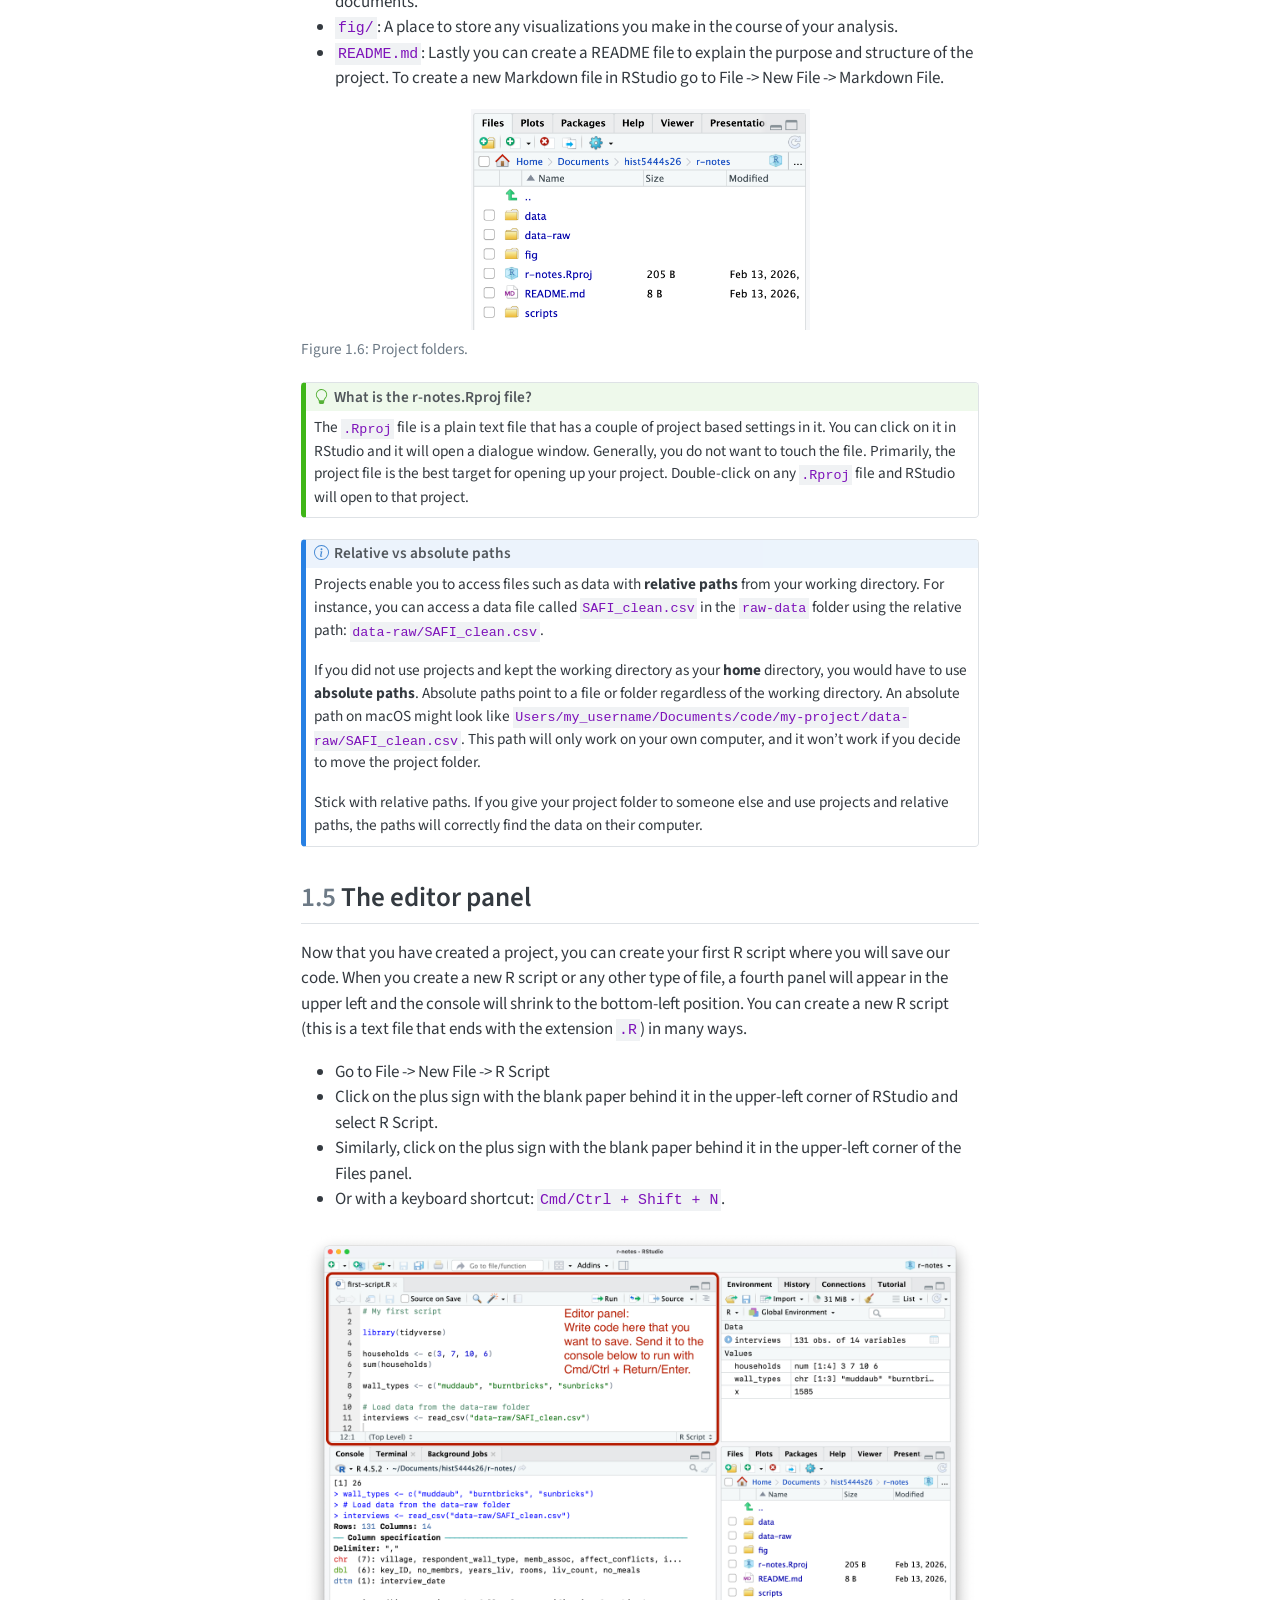
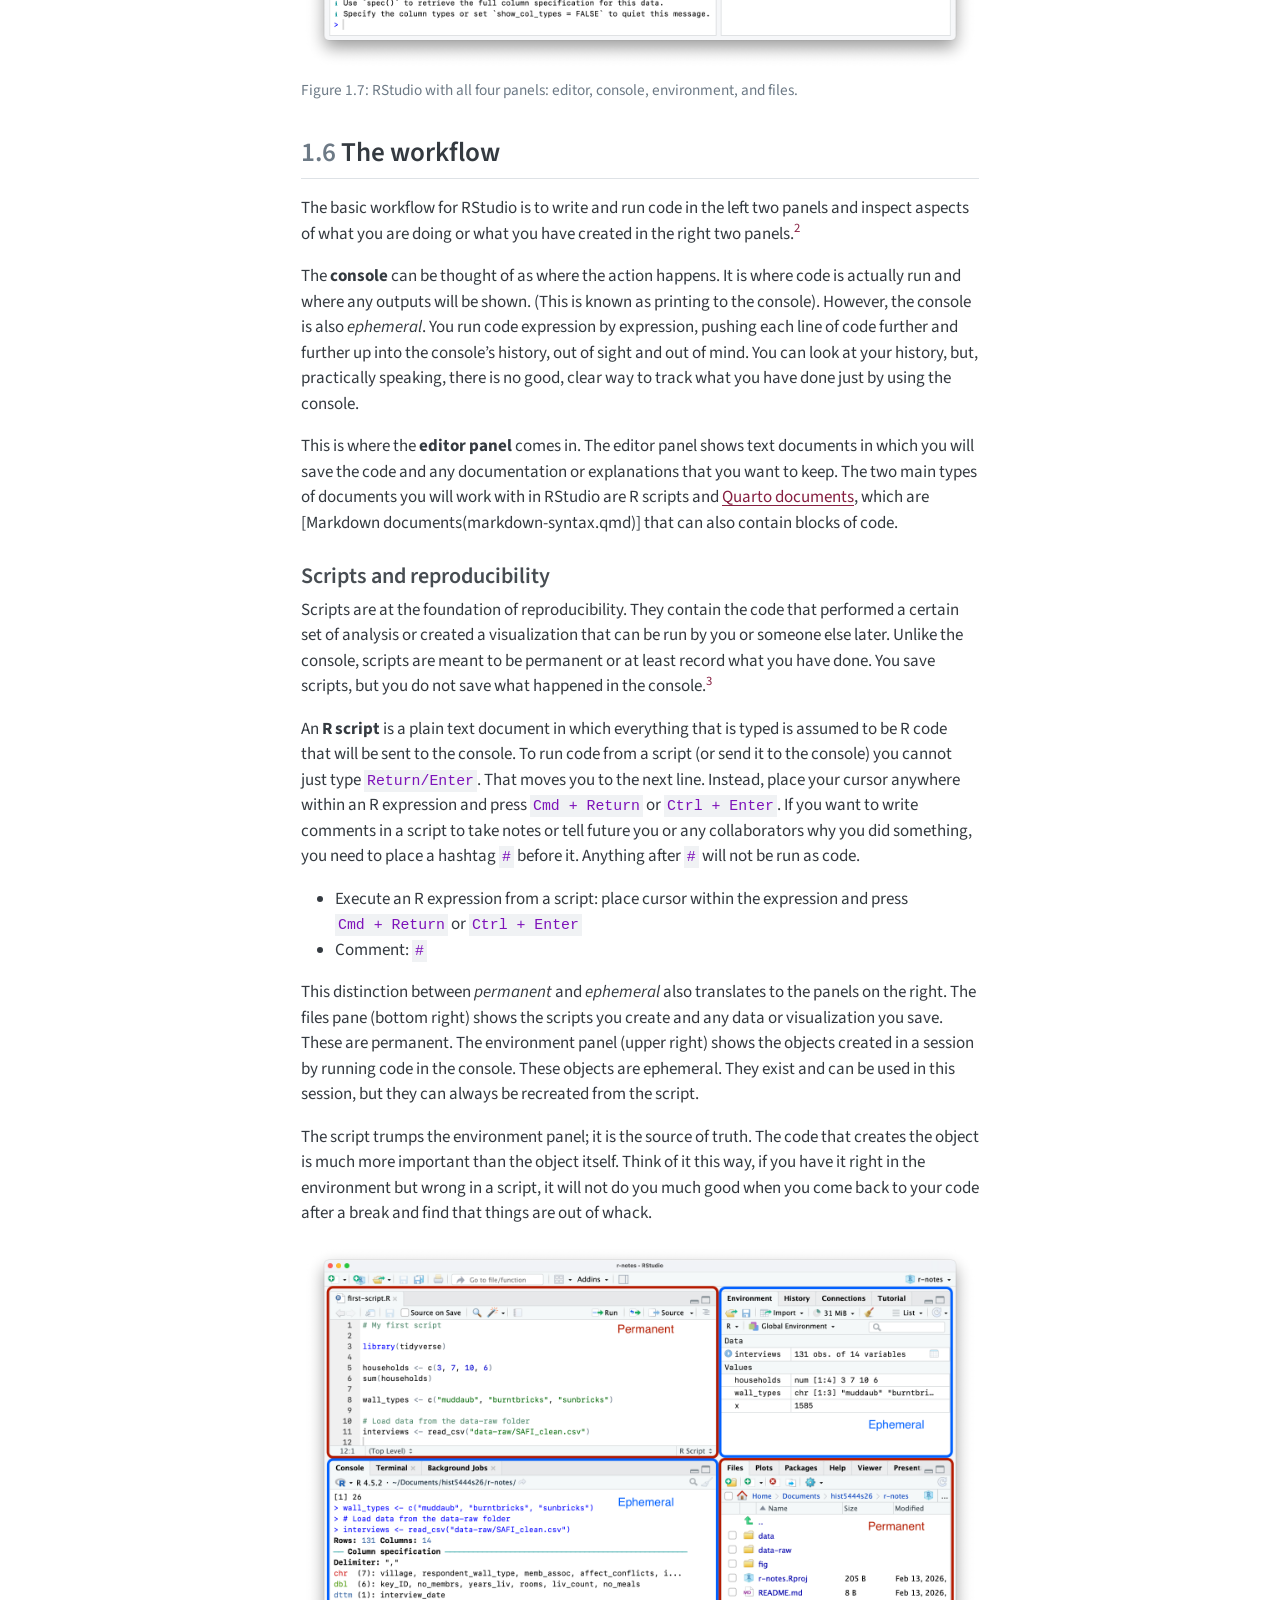
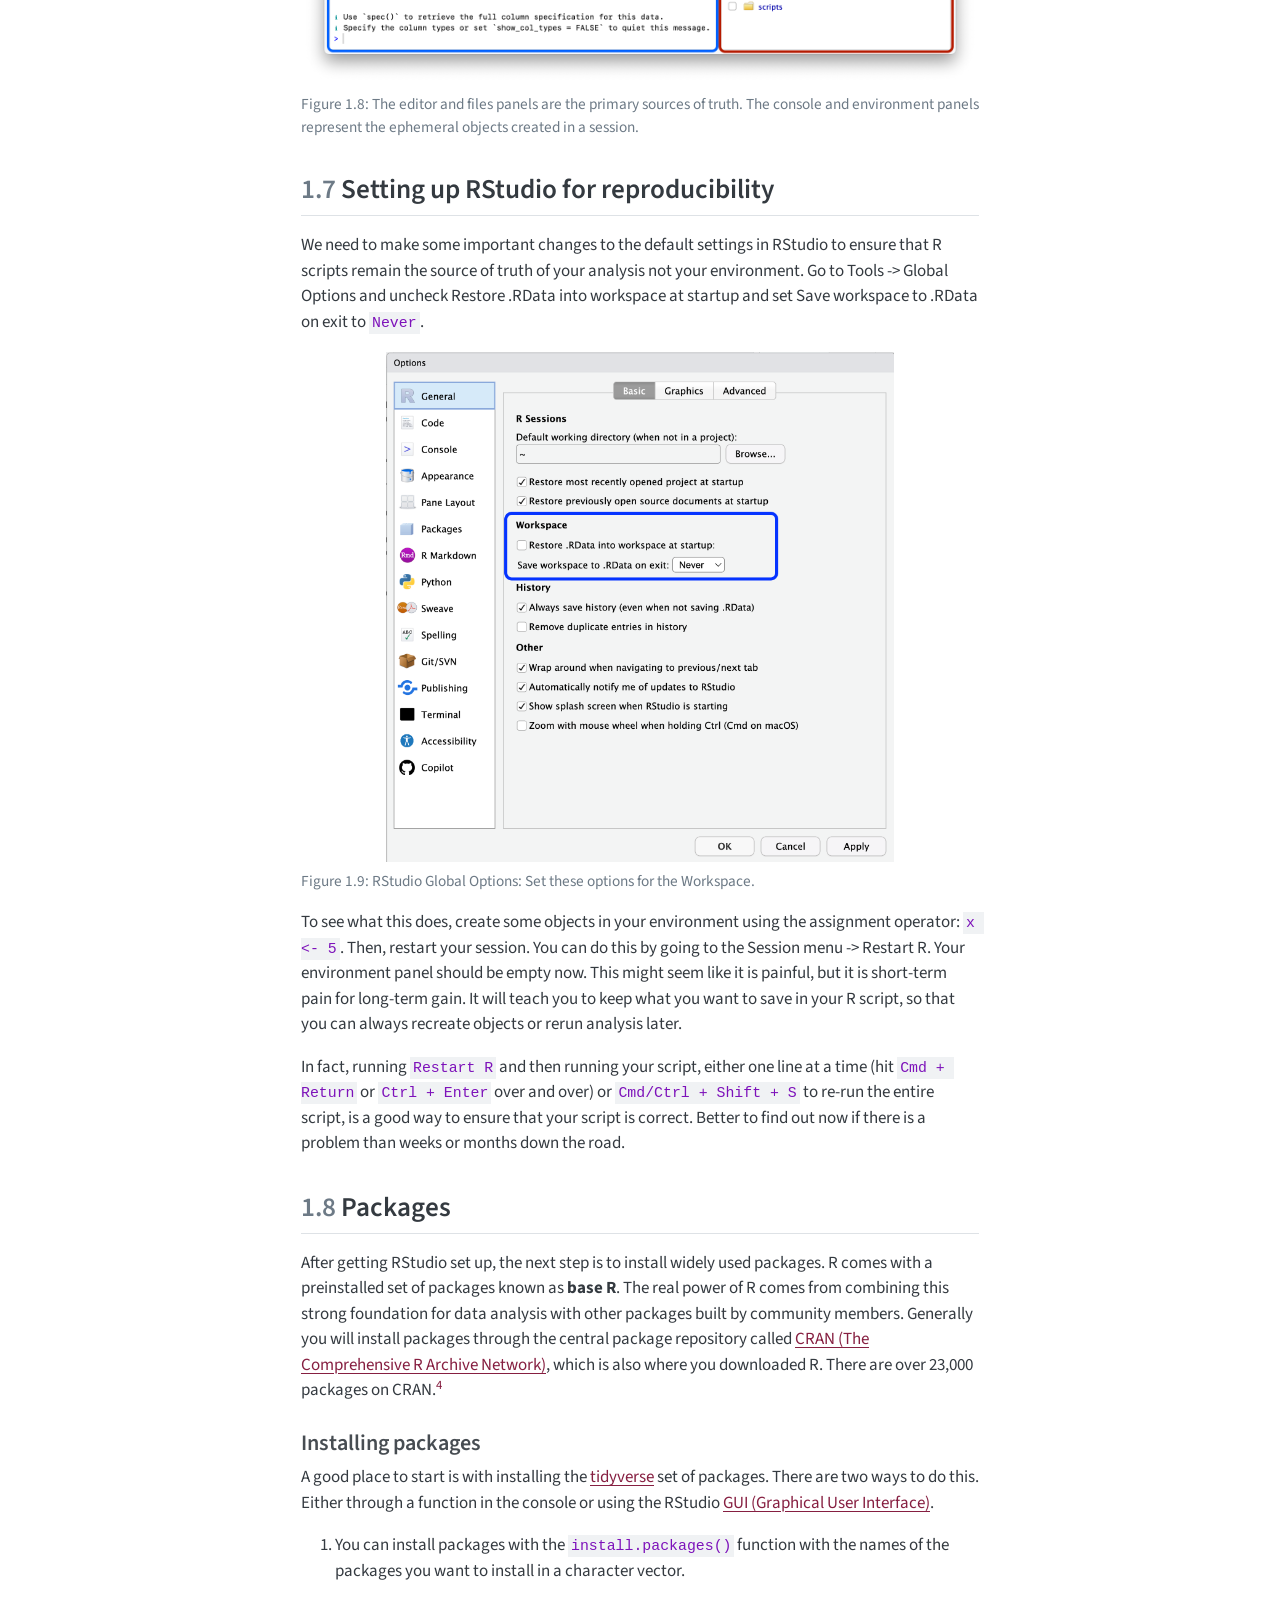
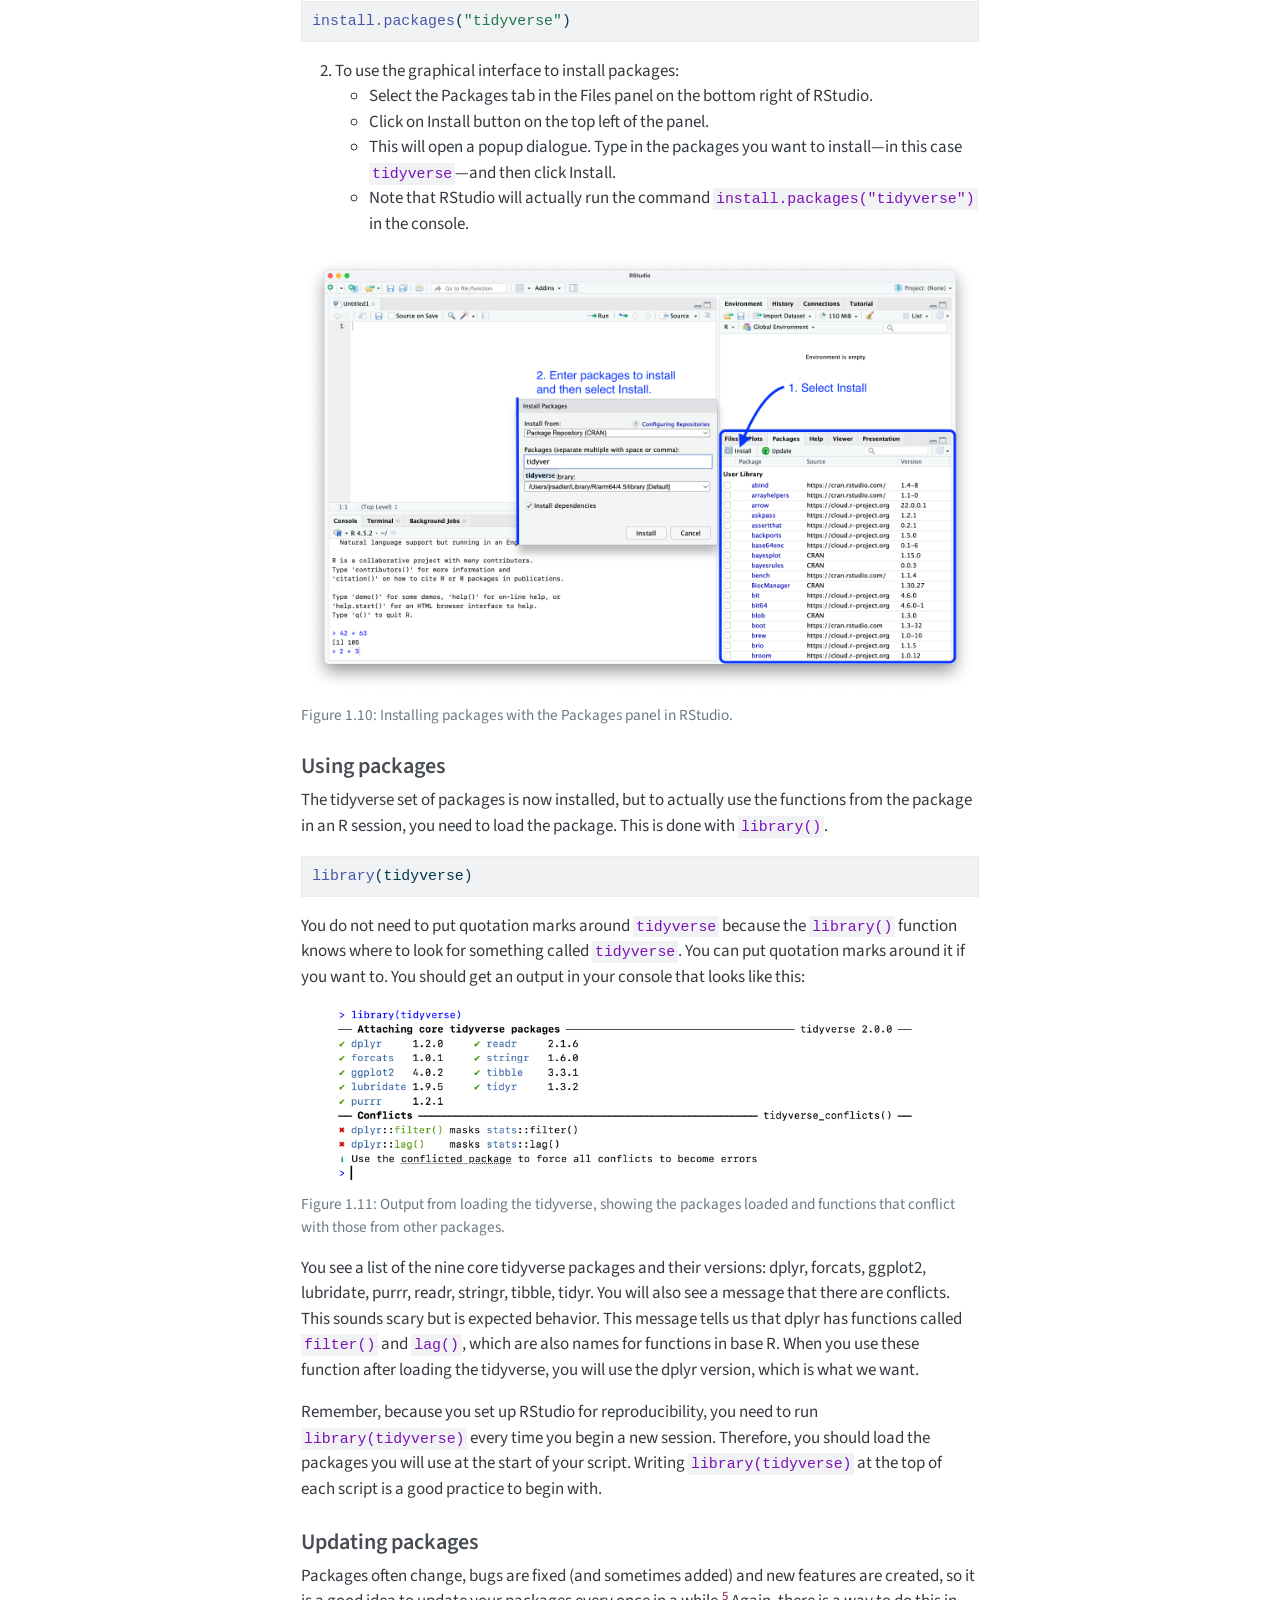
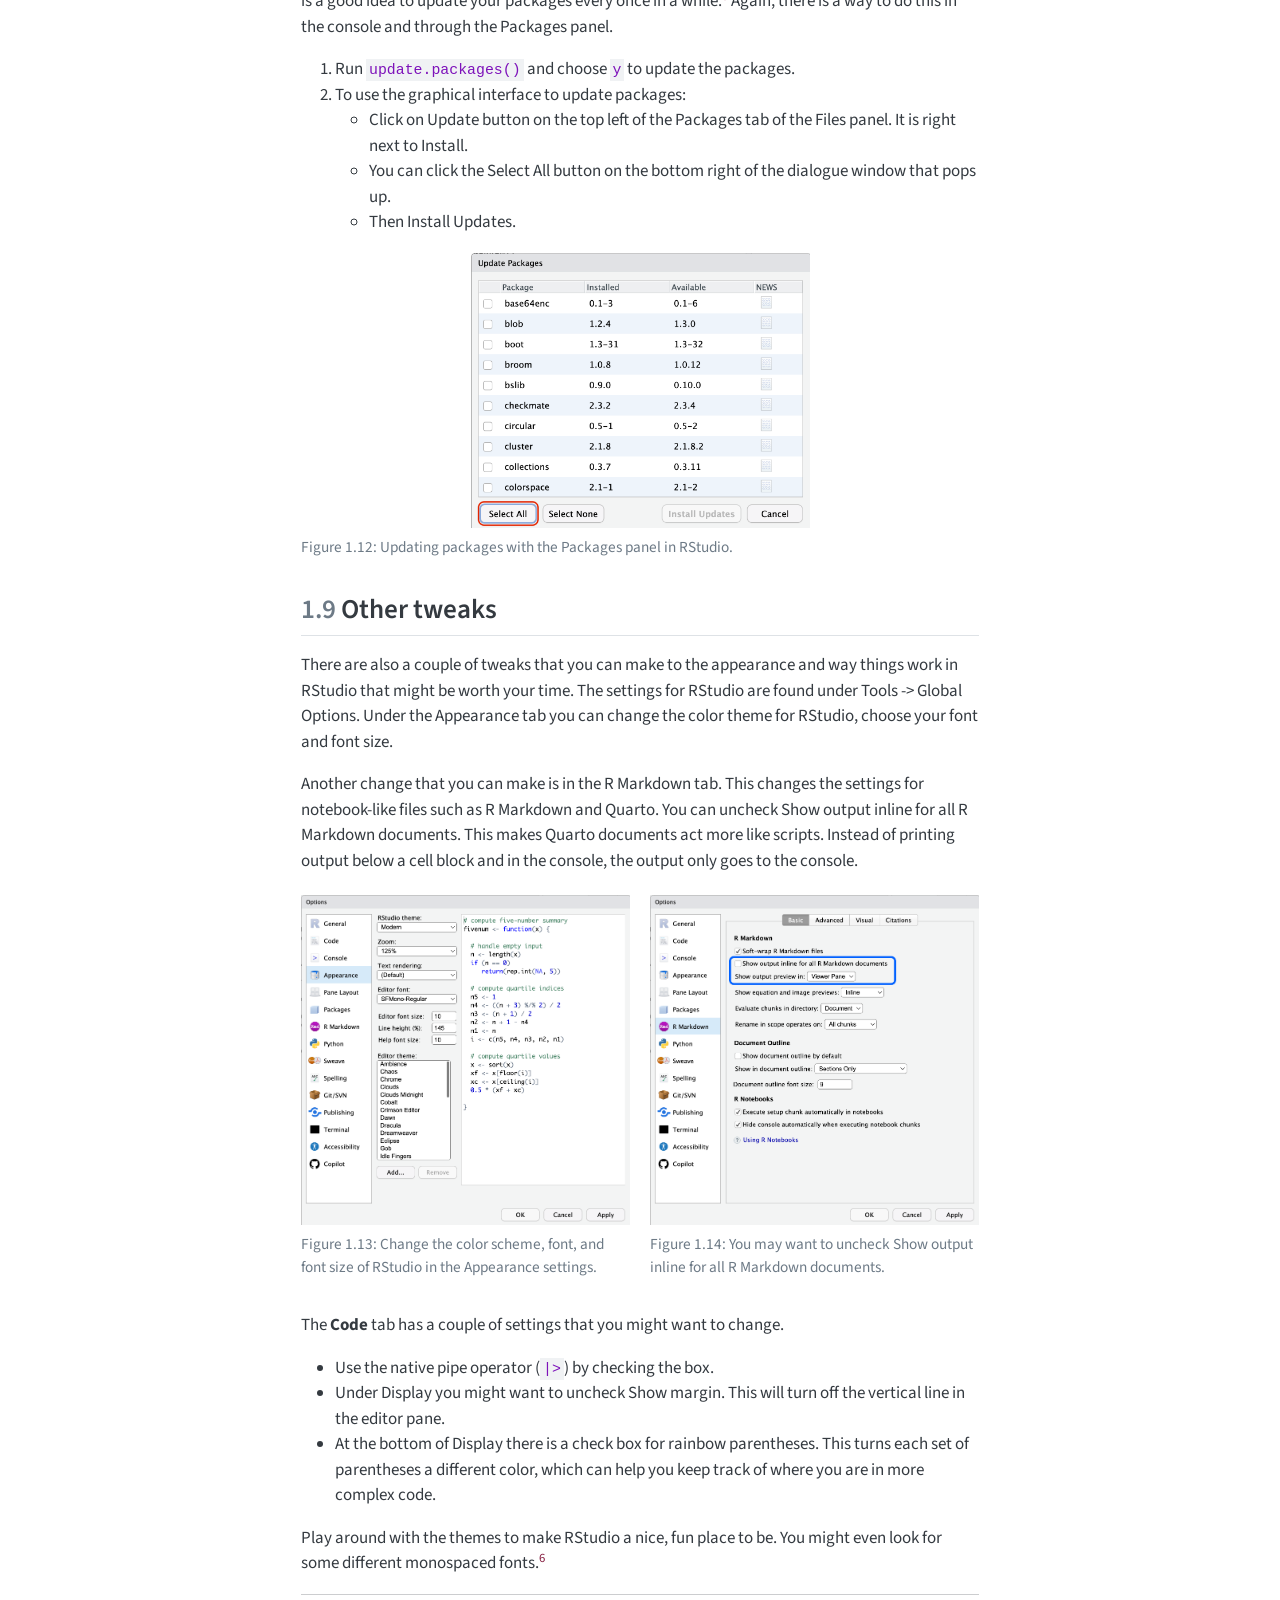
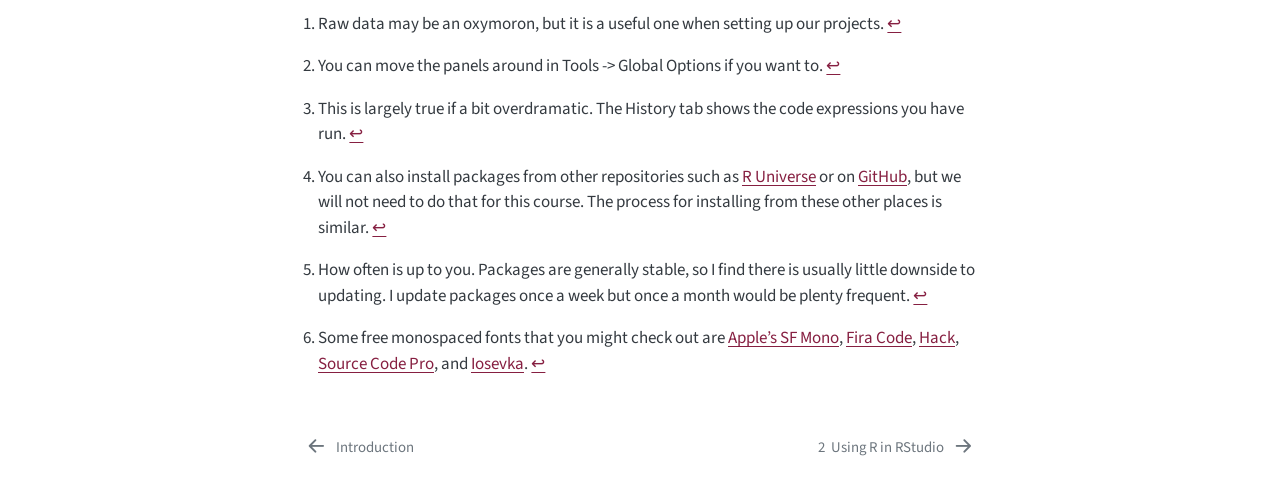
<file: rstudio-setup.html>
<!DOCTYPE html>
<html xmlns="http://www.w3.org/1999/xhtml" lang="en" xml:lang="en"><head>

<meta charset="utf-8">
<meta name="generator" content="quarto-1.9.36">

<meta name="viewport" content="width=device-width, initial-scale=1.0, user-scalable=yes">


<title>1&nbsp; Setting up RStudio for success – Data Science for Public Good</title>
<style>
/* Default styles provided by pandoc.
** See https://pandoc.org/MANUAL.html#variables-for-html for config info.
*/
code{white-space: pre-wrap;}
span.smallcaps{font-variant: small-caps;}
div.columns{display: flex; gap: min(4vw, 1.5em);}
div.column{flex: auto; overflow-x: auto;}
div.hanging-indent{margin-left: 1.5em; text-indent: -1.5em;}
ul.task-list{list-style: none;}
ul.task-list li input[type="checkbox"] {
  width: 0.8em;
  margin: 0 0.8em 0.2em -1em; /* quarto-specific, see https://github.com/quarto-dev/quarto-cli/issues/4556 */ 
  vertical-align: middle;
}
/* CSS for syntax highlighting */
html { -webkit-text-size-adjust: 100%; }
pre > code.sourceCode { white-space: pre; position: relative; }
pre > code.sourceCode > span { display: inline-block; line-height: 1.25; }
pre > code.sourceCode > span:empty { height: 1.2em; }
.sourceCode { overflow: visible; }
code.sourceCode > span { color: inherit; text-decoration: inherit; }
div.sourceCode { margin: 1em 0; }
pre.sourceCode { margin: 0; }
@media screen {
div.sourceCode { overflow: auto; }
}
@media print {
pre > code.sourceCode { white-space: pre-wrap; }
pre > code.sourceCode > span { text-indent: -5em; padding-left: 5em; }
}
pre.numberSource code
  { counter-reset: source-line 0; }
pre.numberSource code > span
  { position: relative; left: -4em; counter-increment: source-line; }
pre.numberSource code > span > a:first-child::before
  { content: counter(source-line);
    position: relative; left: -1em; text-align: right; vertical-align: baseline;
    border: none; display: inline-block;
    -webkit-touch-callout: none; -webkit-user-select: none;
    -khtml-user-select: none; -moz-user-select: none;
    -ms-user-select: none; user-select: none;
    padding: 0 4px; width: 4em;
  }
pre.numberSource { margin-left: 3em;  padding-left: 4px; }
div.sourceCode
  {   }
@media screen {
pre > code.sourceCode > span > a:first-child::before { text-decoration: underline; }
}
</style>


<script src="site_libs/quarto-nav/quarto-nav.js"></script>
<script src="site_libs/quarto-nav/headroom.min.js"></script>
<script src="site_libs/clipboard/clipboard.min.js"></script>
<script src="site_libs/quarto-search/autocomplete.umd.js"></script>
<script src="site_libs/quarto-search/fuse.min.js"></script>
<script src="site_libs/quarto-search/quarto-search.js"></script>
<meta name="quarto:offset" content="./">
<link href="./rstudio-guide.html" rel="next">
<link href="./index.html" rel="prev">
<script src="site_libs/quarto-html/quarto.js" type="module"></script>
<script src="site_libs/quarto-html/tabsets/tabsets.js" type="module"></script>
<script src="site_libs/quarto-html/popper.min.js"></script>
<script src="site_libs/quarto-html/tippy.umd.min.js"></script>
<script src="site_libs/quarto-html/anchor.min.js"></script>
<link href="site_libs/quarto-html/tippy.css" rel="stylesheet">
<link href="site_libs/quarto-html/quarto-syntax-highlighting-845c23b38eaddc0f92fda52bfe77a8c8.css" rel="stylesheet" id="quarto-text-highlighting-styles">
<script src="site_libs/bootstrap/bootstrap.min.js"></script>
<link href="site_libs/bootstrap/bootstrap-icons.css" rel="stylesheet">
<link href="site_libs/bootstrap/bootstrap-7bffad5ec597a6be8e2440dc65fe4f2c.min.css" rel="stylesheet" append-hash="true" id="quarto-bootstrap" data-mode="light">
<script id="quarto-search-options" type="application/json">{
  "location": "sidebar",
  "copy-button": false,
  "collapse-after": 3,
  "panel-placement": "start",
  "type": "textbox",
  "limit": 50,
  "keyboard-shortcut": [
    "f",
    "/",
    "s"
  ],
  "show-item-context": false,
  "language": {
    "search-no-results-text": "No results",
    "search-matching-documents-text": "matching documents",
    "search-copy-link-title": "Copy link to search",
    "search-hide-matches-text": "Hide additional matches",
    "search-more-match-text": "more match in this document",
    "search-more-matches-text": "more matches in this document",
    "search-clear-button-title": "Clear",
    "search-text-placeholder": "",
    "search-detached-cancel-button-title": "Cancel",
    "search-submit-button-title": "Submit",
    "search-label": "Search"
  }
}</script>


</head>

<body class="nav-sidebar floating quarto-light">

<div id="quarto-search-results"></div>
  <header id="quarto-header" class="headroom fixed-top">
  <nav class="quarto-secondary-nav">
    <div class="container-fluid d-flex">
      <button type="button" class="quarto-btn-toggle btn" data-bs-toggle="collapse" role="button" data-bs-target=".quarto-sidebar-collapse-item" aria-controls="quarto-sidebar" aria-expanded="false" aria-label="Toggle sidebar navigation" onclick="if (window.quartoToggleHeadroom) { window.quartoToggleHeadroom(); }">
        <i class="bi bi-layout-text-sidebar-reverse"></i>
      </button>
        <nav class="quarto-page-breadcrumbs" aria-label="breadcrumb"><ol class="breadcrumb"><li class="breadcrumb-item"><a href="./rstudio-setup.html">R and RStudio</a></li><li class="breadcrumb-item"><a href="./rstudio-setup.html"><span class="chapter-number">1</span>&nbsp; <span class="chapter-title">Setting up RStudio for success</span></a></li></ol></nav>
        <a class="flex-grow-1" role="navigation" data-bs-toggle="collapse" data-bs-target=".quarto-sidebar-collapse-item" aria-controls="quarto-sidebar" aria-expanded="false" aria-label="Toggle sidebar navigation" onclick="if (window.quartoToggleHeadroom) { window.quartoToggleHeadroom(); }">      
        </a>
      <button type="button" class="btn quarto-search-button" aria-label="Search" onclick="window.quartoOpenSearch();">
        <i class="bi bi-search"></i>
      </button>
    </div>
  </nav>
</header>
<!-- content -->
<div id="quarto-content" class="quarto-container page-columns page-rows-contents page-layout-article">
<!-- sidebar -->
  <nav id="quarto-sidebar" class="sidebar collapse collapse-horizontal quarto-sidebar-collapse-item sidebar-navigation floating overflow-auto">
    <div class="pt-lg-2 mt-2 text-left sidebar-header">
    <div class="sidebar-title mb-0 py-0">
      <a href="./">Data Science for Public Good</a> 
    </div>
      </div>
        <div class="mt-2 flex-shrink-0 align-items-center">
        <div class="sidebar-search">
        <div id="quarto-search" class="" title="Search"></div>
        </div>
        </div>
    <div class="sidebar-menu-container"> 
    <ul class="list-unstyled mt-1">
        <li class="sidebar-item">
  <div class="sidebar-item-container"> 
  <a href="./index.html" class="sidebar-item-text sidebar-link">
 <span class="menu-text">Introduction</span></a>
  </div>
</li>
        <li class="sidebar-item sidebar-item-section">
      <div class="sidebar-item-container"> 
            <a class="sidebar-item-text sidebar-link text-start" data-bs-toggle="collapse" data-bs-target="#quarto-sidebar-section-1" role="navigation" aria-expanded="true">
 <span class="menu-text">R and RStudio</span></a>
          <a class="sidebar-item-toggle text-start" data-bs-toggle="collapse" data-bs-target="#quarto-sidebar-section-1" role="navigation" aria-expanded="true" aria-label="Toggle section">
            <i class="bi bi-chevron-right ms-2"></i>
          </a> 
      </div>
      <ul id="quarto-sidebar-section-1" class="collapse list-unstyled sidebar-section depth1 show">  
          <li class="sidebar-item">
  <div class="sidebar-item-container"> 
  <a href="./rstudio-setup.html" class="sidebar-item-text sidebar-link active">
 <span class="menu-text"><span class="chapter-number">1</span>&nbsp; <span class="chapter-title">Setting up RStudio for success</span></span></a>
  </div>
</li>
          <li class="sidebar-item">
  <div class="sidebar-item-container"> 
  <a href="./rstudio-guide.html" class="sidebar-item-text sidebar-link">
 <span class="menu-text"><span class="chapter-number">2</span>&nbsp; <span class="chapter-title">Using R in RStudio</span></span></a>
  </div>
</li>
          <li class="sidebar-item">
  <div class="sidebar-item-container"> 
  <a href="./importing.html" class="sidebar-item-text sidebar-link">
 <span class="menu-text"><span class="chapter-number">3</span>&nbsp; <span class="chapter-title">Importing data</span></span></a>
  </div>
</li>
          <li class="sidebar-item">
  <div class="sidebar-item-container"> 
  <a href="./wrangling.html" class="sidebar-item-text sidebar-link">
 <span class="menu-text"><span class="chapter-number">4</span>&nbsp; <span class="chapter-title">Wrangling data in the tidyverse</span></span></a>
  </div>
</li>
          <li class="sidebar-item">
  <div class="sidebar-item-container"> 
  <a href="./ggplot2.html" class="sidebar-item-text sidebar-link">
 <span class="menu-text"><span class="chapter-number">5</span>&nbsp; <span class="chapter-title">Visualization with ggplot2</span></span></a>
  </div>
</li>
          <li class="sidebar-item">
  <div class="sidebar-item-container"> 
  <a href="./ggplot2-color.html" class="sidebar-item-text sidebar-link">
 <span class="menu-text"><span class="chapter-number">6</span>&nbsp; <span class="chapter-title">Colors with ggplot2</span></span></a>
  </div>
</li>
      </ul>
  </li>
        <li class="sidebar-item sidebar-item-section">
      <div class="sidebar-item-container"> 
            <a class="sidebar-item-text sidebar-link text-start" data-bs-toggle="collapse" data-bs-target="#quarto-sidebar-section-2" role="navigation" aria-expanded="true">
 <span class="menu-text">Git and GitHub</span></a>
          <a class="sidebar-item-toggle text-start" data-bs-toggle="collapse" data-bs-target="#quarto-sidebar-section-2" role="navigation" aria-expanded="true" aria-label="Toggle section">
            <i class="bi bi-chevron-right ms-2"></i>
          </a> 
      </div>
      <ul id="quarto-sidebar-section-2" class="collapse list-unstyled sidebar-section depth1 show">  
          <li class="sidebar-item">
  <div class="sidebar-item-container"> 
  <a href="./git-overview.html" class="sidebar-item-text sidebar-link">
 <span class="menu-text"><span class="chapter-number">7</span>&nbsp; <span class="chapter-title">Git and GitHub: An overview</span></span></a>
  </div>
</li>
          <li class="sidebar-item">
  <div class="sidebar-item-container"> 
  <a href="./git-install.html" class="sidebar-item-text sidebar-link">
 <span class="menu-text"><span class="chapter-number">8</span>&nbsp; <span class="chapter-title">Installing Git</span></span></a>
  </div>
</li>
          <li class="sidebar-item">
  <div class="sidebar-item-container"> 
  <a href="./git-setup.html" class="sidebar-item-text sidebar-link">
 <span class="menu-text"><span class="chapter-number">9</span>&nbsp; <span class="chapter-title">Setting up Git and GitHub</span></span></a>
  </div>
</li>
          <li class="sidebar-item">
  <div class="sidebar-item-container"> 
  <a href="./git-workflow.html" class="sidebar-item-text sidebar-link">
 <span class="menu-text"><span class="chapter-number">10</span>&nbsp; <span class="chapter-title">The Git and GitHub workflow</span></span></a>
  </div>
</li>
          <li class="sidebar-item">
  <div class="sidebar-item-container"> 
  <a href="./git-glossary.html" class="sidebar-item-text sidebar-link">
 <span class="menu-text"><span class="chapter-number">11</span>&nbsp; <span class="chapter-title">Git glossary</span></span></a>
  </div>
</li>
      </ul>
  </li>
        <li class="sidebar-item sidebar-item-section">
      <div class="sidebar-item-container"> 
            <a class="sidebar-item-text sidebar-link text-start" data-bs-toggle="collapse" data-bs-target="#quarto-sidebar-section-3" role="navigation" aria-expanded="true">
 <span class="menu-text">Markdown and Quarto</span></a>
          <a class="sidebar-item-toggle text-start" data-bs-toggle="collapse" data-bs-target="#quarto-sidebar-section-3" role="navigation" aria-expanded="true" aria-label="Toggle section">
            <i class="bi bi-chevron-right ms-2"></i>
          </a> 
      </div>
      <ul id="quarto-sidebar-section-3" class="collapse list-unstyled sidebar-section depth1 show">  
          <li class="sidebar-item">
  <div class="sidebar-item-container"> 
  <a href="./markdown-syntax.html" class="sidebar-item-text sidebar-link">
 <span class="menu-text"><span class="chapter-number">12</span>&nbsp; <span class="chapter-title">Markdown Syntax</span></span></a>
  </div>
</li>
          <li class="sidebar-item">
  <div class="sidebar-item-container"> 
  <a href="./quarto-docs.html" class="sidebar-item-text sidebar-link">
 <span class="menu-text"><span class="chapter-number">13</span>&nbsp; <span class="chapter-title">Quarto documents</span></span></a>
  </div>
</li>
      </ul>
  </li>
    </ul>
    </div>
</nav>
<div id="quarto-sidebar-glass" class="quarto-sidebar-collapse-item" data-bs-toggle="collapse" data-bs-target=".quarto-sidebar-collapse-item"></div>
<!-- margin-sidebar -->
    <div id="quarto-margin-sidebar" class="sidebar margin-sidebar">
        <nav id="TOC" role="doc-toc" class="toc-active">
    <h2 id="toc-title">Table of contents</h2>
   
  <ul>
  <li><a href="#what-are-r-and-rstudio" id="toc-what-are-r-and-rstudio" class="nav-link active" data-scroll-target="#what-are-r-and-rstudio"><span class="header-section-number">1.1</span> What are R and RStudio?</a></li>
  <li><a href="#install-r-and-rstudio" id="toc-install-r-and-rstudio" class="nav-link" data-scroll-target="#install-r-and-rstudio"><span class="header-section-number">1.2</span> Install R and RStudio</a>
  <ul class="collapse">
  <li><a href="#installing-r" id="toc-installing-r" class="nav-link" data-scroll-target="#installing-r">Installing R</a></li>
  <li><a href="#download-rstudio" id="toc-download-rstudio" class="nav-link" data-scroll-target="#download-rstudio">Download RStudio</a></li>
  </ul></li>
  <li><a href="#navigating-rstudio" id="toc-navigating-rstudio" class="nav-link" data-scroll-target="#navigating-rstudio"><span class="header-section-number">1.3</span> Navigating RStudio</a></li>
  <li><a href="#rstudio-projects" id="toc-rstudio-projects" class="nav-link" data-scroll-target="#rstudio-projects"><span class="header-section-number">1.4</span> RStudio projects</a>
  <ul class="collapse">
  <li><a href="#setting-up-your-project-structure" id="toc-setting-up-your-project-structure" class="nav-link" data-scroll-target="#setting-up-your-project-structure">Setting up your project structure</a></li>
  </ul></li>
  <li><a href="#the-editor-panel" id="toc-the-editor-panel" class="nav-link" data-scroll-target="#the-editor-panel"><span class="header-section-number">1.5</span> The editor panel</a></li>
  <li><a href="#the-workflow" id="toc-the-workflow" class="nav-link" data-scroll-target="#the-workflow"><span class="header-section-number">1.6</span> The workflow</a>
  <ul class="collapse">
  <li><a href="#scripts-and-reproducibility" id="toc-scripts-and-reproducibility" class="nav-link" data-scroll-target="#scripts-and-reproducibility">Scripts and reproducibility</a></li>
  </ul></li>
  <li><a href="#setting-up-rstudio-for-reproducibility" id="toc-setting-up-rstudio-for-reproducibility" class="nav-link" data-scroll-target="#setting-up-rstudio-for-reproducibility"><span class="header-section-number">1.7</span> Setting up RStudio for reproducibility</a></li>
  <li><a href="#packages" id="toc-packages" class="nav-link" data-scroll-target="#packages"><span class="header-section-number">1.8</span> Packages</a>
  <ul class="collapse">
  <li><a href="#installing-packages" id="toc-installing-packages" class="nav-link" data-scroll-target="#installing-packages">Installing packages</a></li>
  <li><a href="#using-packages" id="toc-using-packages" class="nav-link" data-scroll-target="#using-packages">Using packages</a></li>
  <li><a href="#updating-packages" id="toc-updating-packages" class="nav-link" data-scroll-target="#updating-packages">Updating packages</a></li>
  </ul></li>
  <li><a href="#other-tweaks" id="toc-other-tweaks" class="nav-link" data-scroll-target="#other-tweaks"><span class="header-section-number">1.9</span> Other tweaks</a></li>
  </ul>
</nav>
    </div>
<!-- main -->
<main class="content" id="quarto-document-content">

<header id="title-block-header" class="quarto-title-block default"><nav class="quarto-page-breadcrumbs quarto-title-breadcrumbs d-none d-lg-block" aria-label="breadcrumb"><ol class="breadcrumb"><li class="breadcrumb-item"><a href="./rstudio-setup.html">R and RStudio</a></li><li class="breadcrumb-item"><a href="./rstudio-setup.html"><span class="chapter-number">1</span>&nbsp; <span class="chapter-title">Setting up RStudio for success</span></a></li></ol></nav>
<div class="quarto-title">
<h1 class="title"><span class="chapter-number">1</span>&nbsp; <span class="chapter-title">Setting up RStudio for success</span></h1>
</div>



<div class="quarto-title-meta">

    
  
    
  </div>
  


</header>


<p>This page provides an overview for setting up and working in RStudio that will set you up for success in creating a reproducible workflow for data analysis in R.</p>
<section id="what-are-r-and-rstudio" class="level2" data-number="1.1">
<h2 data-number="1.1" class="anchored" data-anchor-id="what-are-r-and-rstudio"><span class="header-section-number">1.1</span> What are R and RStudio?</h2>
<p>It is important to clearly distinguish between <a href="https://www.r-project.org">R</a> and <a href="https://posit.co/products/open-source/rstudio">RStudio</a> because they can easily become intertwined. In short:</p>
<ul>
<li><strong>R</strong> is the programming language</li>
<li><strong>RStudio</strong> is the application in which we will write and run R code. It is the integrated developer environment (IDE) most closely associated with R.</li>
</ul>
<p>It is possible to run R in many different applications and environments. In fact, Posit, the company behind RStudio is currently building a new IDE for data analysis called <a href="https://positron.posit.co">Positron</a>. You can also run R on the command line or in another IDE such as <a href="https://code.visualstudio.com/docs/languages/r">Visual Studio Code</a>.</p>
<div id="fig-terminal" class="quarto-float quarto-figure quarto-figure-center anchored" alt="A screen shot of R running in the Terminal application.">
<figure class="quarto-float quarto-float-fig figure">
<div aria-describedby="fig-terminal-caption-0ceaefa1-69ba-4598-a22c-09a6ac19f8ca">
<img src="files/img/r-in-terminal.png" class="img-fluid figure-img" style="width:80.0%" alt="A screen shot of R running in the Terminal application.">
</div>
<figcaption class="quarto-float-caption-bottom quarto-float-caption quarto-float-fig" id="fig-terminal-caption-0ceaefa1-69ba-4598-a22c-09a6ac19f8ca">
Figure&nbsp;1.1: An R session running in the Terminal app.
</figcaption>
</figure>
</div>
<p>RStudio is currently the most widely used way to use R. It is a mature, open source application that provides many features that help people write good R code.</p>
</section>
<section id="install-r-and-rstudio" class="level2" data-number="1.2">
<h2 data-number="1.2" class="anchored" data-anchor-id="install-r-and-rstudio"><span class="header-section-number">1.2</span> Install R and RStudio</h2>
<section id="installing-r" class="level3">
<h3 class="anchored" data-anchor-id="installing-r">Installing R</h3>
<ol type="1">
<li>Go to the CRAN (Collective R Archive Network) website: <a href="https://cran.r-project.org/" class="uri">https://cran.r-project.org/</a></li>
<li>Click on the link in the first box of text that corresponds to your operating system.</li>
<li>Download the latest version of R (currently 4.5.2 as of January 2026).
<ul>
<li>For <strong>macOS</strong>, select the <code>.pkg</code> file that corresponds to your processor, likely Apple silicon but possibly Intel if you have an older computer.</li>
<li>For <strong>Windows</strong>, select the links from the first line, either <code>base</code> or <code>install R for the first time</code>. They go to the same place. Then select the <code>Download R for Windows</code> link with the latest version of R.</li>
</ul></li>
<li>Double click on the downloaded file (check your <code>Downloads</code> folder). Click Yes through all the prompts to install like any other program.</li>
</ol>
</section>
<section id="download-rstudio" class="level3">
<h3 class="anchored" data-anchor-id="download-rstudio">Download RStudio</h3>
<ol type="1">
<li>Go to the RStudio page on Posit’s website: <a href="https://posit.co/download/rstudio-desktop/" class="uri">https://posit.co/download/rstudio-desktop/</a></li>
<li>Follow step 2: Install RStudio since you have already complete step 1: Install R. Choose your operating system.</li>
<li>Select the <code>Download RStudio for Desktop</code> button.</li>
<li>Install by double clicking on the downloaded file and accept any prompts.</li>
<li>Run RStudio to make sure that everything succeeded.</li>
</ol>
</section>
</section>
<section id="navigating-rstudio" class="level2" data-number="1.3">
<h2 data-number="1.3" class="anchored" data-anchor-id="navigating-rstudio"><span class="header-section-number">1.3</span> Navigating RStudio</h2>
<p>When you open up RStudio for the first time you will be presented with a three panel view:</p>
<ul>
<li>The left panel is the <strong>console</strong>. This is where you write or send code, run it, and see any output. You type your code after the <strong>prompt</strong>, which in R is <code>&gt;</code>.</li>
<li>The upper-right panel shows any objects you create in your session.</li>
<li>The bottom-right panel shows your project files but also has tabs to show plots you make, packages you have installed, and a viewer for documentation.</li>
</ul>
<div id="fig-startup" class="quarto-float quarto-figure quarto-figure-center anchored" alt="A screen shot of the RStudio application with three panels.">
<figure class="quarto-float quarto-float-fig figure">
<div aria-describedby="fig-startup-caption-0ceaefa1-69ba-4598-a22c-09a6ac19f8ca">
<img src="files/img/rstudio-start-annotated.png" class="img-fluid figure-img" alt="A screen shot of the RStudio application with three panels.">
</div>
<figcaption class="quarto-float-caption-bottom quarto-float-caption quarto-float-fig" id="fig-startup-caption-0ceaefa1-69ba-4598-a22c-09a6ac19f8ca">
Figure&nbsp;1.2: RStudio at startup with three panels: console, environment, and files.
</figcaption>
</figure>
</div>
<p>Type in your first R command to make sure everything is working. Type out a mathematical calculation and press <code>Return</code> or <code>Enter</code> to run the line of code.</p>
</section>
<section id="rstudio-projects" class="level2" data-number="1.4">
<h2 data-number="1.4" class="anchored" data-anchor-id="rstudio-projects"><span class="header-section-number">1.4</span> RStudio projects</h2>
<p>One of the foundational features of RStudio is the concept of <strong>projects</strong>. Projects set up your analyses for reproducibility by making it clear where your analysis lives and how your data, scripts, and all other files that belong to an analysis are related to each other. In short, they are all contained in a project folder. Projects are based on R’s notion of the <strong>working directory</strong>. This is the folder where R <em>starts</em> when you ask it to load data files or save scripts. If this is the first time that you have opened RStudio, your working directory is probably your <strong>home</strong> directory. On macOS this is represented with <code>~/</code>, on Windows likely with <code>C:\Users\[your-username]</code>. You can see this at the top of the console panel.</p>
<div id="fig-wd" class="quarto-float quarto-figure quarto-figure-center anchored" alt="A screen shot of the top of the console in RStudio that shows the current working directory.">
<figure class="quarto-float quarto-float-fig figure">
<div aria-describedby="fig-wd-caption-0ceaefa1-69ba-4598-a22c-09a6ac19f8ca">
<img src="files/img/startup-working-directory.png" class="img-fluid figure-img" style="width:40.0%" alt="A screen shot of the top of the console in RStudio that shows the current working directory.">
</div>
<figcaption class="quarto-float-caption-bottom quarto-float-caption quarto-float-fig" id="fig-wd-caption-0ceaefa1-69ba-4598-a22c-09a6ac19f8ca">
Figure&nbsp;1.3: Current working directory.
</figcaption>
</figure>
</div>
<p>RStudio projects provide a clear and explicit way to tell R where to start (to set your working directory) and keep all of your analysis together. Let’s create our first project. This project will hold all of the code and data we will work on in our in-class sessions. When you want to work on a project with your own data, follow these steps again to create a new project in a different folder.</p>
<ol type="1">
<li>Go to the File menu and select New Project…</li>
<li>In the New Project Wizard select New Directory.</li>
<li>Choose New Project for the Project type.
<ul>
<li>Other project types provide a template to help you get started with those types of projects.</li>
</ul></li>
<li>Name your project and choose where to put it.
<ul>
<li>Finally, select <strong>Create Project</strong></li>
</ul></li>
</ol>
<div id="fig-new-project" class="quarto-float quarto-figure quarto-figure-center anchored" alt="A screen shot of the three dialogue windows in the RStudio project wizard interface.">
<figure class="quarto-float quarto-float-fig figure">
<div aria-describedby="fig-new-project-caption-0ceaefa1-69ba-4598-a22c-09a6ac19f8ca">
<img src="files/img/rstudio-new-project.png" class="img-fluid figure-img" style="width:75.0%" alt="A screen shot of the three dialogue windows in the RStudio project wizard interface.">
</div>
<figcaption class="quarto-float-caption-bottom quarto-float-caption quarto-float-fig" id="fig-new-project-caption-0ceaefa1-69ba-4598-a22c-09a6ac19f8ca">
Figure&nbsp;1.4: Steps to create a project: (top) select New Directory, (middle) choose New Project for the project type, (bottom) choose what to name the project and where to put it.
</figcaption>
</figure>
</div>
<p>RStudio will start back up, but now your working directory will be the new project folder you created. You can verify you are in your new project in four different locations in the RStudio interface.</p>
<ol type="1">
<li>The name of the RStudio window will now contain your project name.</li>
<li>The top of the console has the <strong>path</strong> on your computer from your <em>home</em> to the project folder.</li>
<li>The project dropdown on the top-right of the RStudio window. You can use this menu to quickly switch between different projects.</li>
<li>The files panel will show the path to your working directory that will now have a single file with the name of your project followed by the extension <code>.Rproj</code>.</li>
</ol>
<div id="fig-project" class="quarto-float quarto-figure quarto-figure-center anchored" alt="A screen shot of the RStudio application with three panels. The four locations where you can see the current project are highlighted in maroon.">
<figure class="quarto-float quarto-float-fig figure">
<div aria-describedby="fig-project-caption-0ceaefa1-69ba-4598-a22c-09a6ac19f8ca">
<img src="files/img/rstudio-project-interface.png" class="img-fluid figure-img" alt="A screen shot of the RStudio application with three panels. The four locations where you can see the current project are highlighted in maroon.">
</div>
<figcaption class="quarto-float-caption-bottom quarto-float-caption quarto-float-fig" id="fig-project-caption-0ceaefa1-69ba-4598-a22c-09a6ac19f8ca">
Figure&nbsp;1.5: RStudio project interface, highlighting areas that show the current project.
</figcaption>
</figure>
</div>
<section id="setting-up-your-project-structure" class="level3">
<h3 class="anchored" data-anchor-id="setting-up-your-project-structure">Setting up your project structure</h3>
<p>To make the best start to ensure the project remains organized and reproducible, we can create folders to separate the different kinds of files in the project. Add folders to separate raw data, any modified data we create, the scripts we write, and the figures we make from each other. The most important aspect of this is to separate <strong>raw data</strong> from modified data created using R.<a href="#fn1" class="footnote-ref" id="fnref1" role="doc-noteref"><sup>1</sup></a> Keeping these two types of data separate will protect you from making errors and possible data loss. You can add the folders in the RStudio files panel by clicking on the folder with the plus sign, or you can create the folders in Finder or File Explorer. Your folders should be named:</p>
<ul>
<li><code>data/</code>: Any modified data that you want to store after cleaning or analyzing your raw data.</li>
<li><code>data-raw/</code>: Raw data that you have created or gotten from an external source.</li>
<li><code>scripts/</code>: Where you will keep your R scripts and any other documents such as Quarto documents.</li>
<li><code>fig/</code>: A place to store any visualizations you make in the course of your analysis.</li>
<li><code>README.md</code>: Lastly you can create a README file to explain the purpose and structure of the project. To create a new Markdown file in RStudio go to File -&gt; New File -&gt; Markdown File.</li>
</ul>
<div id="fig-project-setup" class="quarto-float quarto-figure quarto-figure-center anchored" alt="A screen shot of RStudio with the folder structure described above.">
<figure class="quarto-float quarto-float-fig figure">
<div aria-describedby="fig-project-setup-caption-0ceaefa1-69ba-4598-a22c-09a6ac19f8ca">
<img src="files/img/rnotes-project-setup.png" class="img-fluid figure-img" style="width:50.0%" alt="A screen shot of RStudio with the folder structure described above.">
</div>
<figcaption class="quarto-float-caption-bottom quarto-float-caption quarto-float-fig" id="fig-project-setup-caption-0ceaefa1-69ba-4598-a22c-09a6ac19f8ca">
Figure&nbsp;1.6: Project folders.
</figcaption>
</figure>
</div>
<div class="callout callout-style-default callout-tip callout-titled">
<div class="callout-header d-flex align-content-center">
<div class="callout-icon-container">
<i class="callout-icon"></i>
</div>
<div class="callout-title-container flex-fill">
<span class="screen-reader-only">Tip</span>What is the r-notes.Rproj file?
</div>
</div>
<div class="callout-body-container callout-body">
<p>The <code>.Rproj</code> file is a plain text file that has a couple of project based settings in it. You can click on it in RStudio and it will open a dialogue window. Generally, you do not want to touch the file. Primarily, the project file is the best target for opening up your project. Double-click on any <code>.Rproj</code> file and RStudio will open to that project.</p>
</div>
</div>
<div class="callout callout-style-default callout-note callout-titled">
<div class="callout-header d-flex align-content-center">
<div class="callout-icon-container">
<i class="callout-icon"></i>
</div>
<div class="callout-title-container flex-fill">
<span class="screen-reader-only">Note</span>Relative vs absolute paths
</div>
</div>
<div class="callout-body-container callout-body">
<p>Projects enable you to access files such as data with <strong>relative paths</strong> from your working directory. For instance, you can access a data file called <code>SAFI_clean.csv</code> in the <code>raw-data</code> folder using the relative path: <code>data-raw/SAFI_clean.csv</code>.</p>
<p>If you did not use projects and kept the working directory as your <strong>home</strong> directory, you would have to use <strong>absolute paths</strong>. Absolute paths point to a file or folder regardless of the working directory. An absolute path on macOS might look like <code>Users/my_username/Documents/code/my-project/data-raw/SAFI_clean.csv</code>. This path will only work on your own computer, and it won’t work if you decide to move the project folder.</p>
<p>Stick with relative paths. If you give your project folder to someone else and use projects and relative paths, the paths will correctly find the data on their computer.</p>
</div>
</div>
</section>
</section>
<section id="the-editor-panel" class="level2" data-number="1.5">
<h2 data-number="1.5" class="anchored" data-anchor-id="the-editor-panel"><span class="header-section-number">1.5</span> The editor panel</h2>
<p>Now that you have created a project, you can create your first R script where you will save our code. When you create a new R script or any other type of file, a fourth panel will appear in the upper left and the console will shrink to the bottom-left position. You can create a new R script (this is a text file that ends with the extension <code>.R</code>) in many ways.</p>
<ul>
<li>Go to File -&gt; New File -&gt; R Script</li>
<li>Click on the plus sign with the blank paper behind it in the upper-left corner of RStudio and select R Script.</li>
<li>Similarly, click on the plus sign with the blank paper behind it in the upper-left corner of the Files panel.</li>
<li>Or with a keyboard shortcut: <code>Cmd/Ctrl + Shift + N</code>.</li>
</ul>
<div id="fig-editor-panel" class="quarto-float quarto-figure quarto-figure-center anchored" alt="A screen shot of the RStudio application with four panels.">
<figure class="quarto-float quarto-float-fig figure">
<div aria-describedby="fig-editor-panel-caption-0ceaefa1-69ba-4598-a22c-09a6ac19f8ca">
<img src="files/img/rstudio-editor-panel.png" class="img-fluid figure-img" alt="A screen shot of the RStudio application with four panels.">
</div>
<figcaption class="quarto-float-caption-bottom quarto-float-caption quarto-float-fig" id="fig-editor-panel-caption-0ceaefa1-69ba-4598-a22c-09a6ac19f8ca">
Figure&nbsp;1.7: RStudio with all four panels: editor, console, environment, and files.
</figcaption>
</figure>
</div>
</section>
<section id="the-workflow" class="level2" data-number="1.6">
<h2 data-number="1.6" class="anchored" data-anchor-id="the-workflow"><span class="header-section-number">1.6</span> The workflow</h2>
<p>The basic workflow for RStudio is to write and run code in the left two panels and inspect aspects of what you are doing or what you have created in the right two panels.<a href="#fn2" class="footnote-ref" id="fnref2" role="doc-noteref"><sup>2</sup></a></p>
<p>The <strong>console</strong> can be thought of as where the action happens. It is where code is actually run and where any outputs will be shown. (This is known as printing to the console). However, the console is also <em>ephemeral</em>. You run code expression by expression, pushing each line of code further and further up into the console’s history, out of sight and out of mind. You can look at your history, but, practically speaking, there is no good, clear way to track what you have done just by using the console.</p>
<p>This is where the <strong>editor panel</strong> comes in. The editor panel shows text documents in which you will save the code and any documentation or explanations that you want to keep. The two main types of documents you will work with in RStudio are R scripts and <a href="./quarto-docs.html">Quarto documents</a>, which are [Markdown documents(markdown-syntax.qmd)] that can also contain blocks of code.</p>
<section id="scripts-and-reproducibility" class="level3">
<h3 class="anchored" data-anchor-id="scripts-and-reproducibility">Scripts and reproducibility</h3>
<p>Scripts are at the foundation of reproducibility. They contain the code that performed a certain set of analysis or created a visualization that can be run by you or someone else later. Unlike the console, scripts are meant to be permanent or at least record what you have done. You save scripts, but you do not save what happened in the console.<a href="#fn3" class="footnote-ref" id="fnref3" role="doc-noteref"><sup>3</sup></a></p>
<p>An <strong>R script</strong> is a plain text document in which everything that is typed is assumed to be R code that will be sent to the console. To run code from a script (or send it to the console) you cannot just type <code>Return/Enter</code>. That moves you to the next line. Instead, place your cursor anywhere within an R expression and press <code>Cmd + Return</code> or <code>Ctrl + Enter</code>. If you want to write comments in a script to take notes or tell future you or any collaborators why you did something, you need to place a hashtag <code>#</code> before it. Anything after <code>#</code> will not be run as code.</p>
<ul>
<li>Execute an R expression from a script: place cursor within the expression and press <code>Cmd + Return</code> or <code>Ctrl + Enter</code></li>
<li>Comment: <code>#</code></li>
</ul>
<p>This distinction between <em>permanent</em> and <em>ephemeral</em> also translates to the panels on the right. The files pane (bottom right) shows the scripts you create and any data or visualization you save. These are permanent. The environment panel (upper right) shows the objects created in a session by running code in the console. These objects are ephemeral. They exist and can be used in this session, but they can always be recreated from the script.</p>
<p>The script trumps the environment panel; it is the source of truth. The code that creates the object is much more important than the object itself. Think of it this way, if you have it right in the environment but wrong in a script, it will not do you much good when you come back to your code after a break and find that things are out of whack.</p>
<div id="fig-permanence" class="quarto-float quarto-figure quarto-figure-center anchored" alt="A screen shot of the RStudio application showing that the editor and file panels are permanent data and the console and environment panels hold ephemeral data.">
<figure class="quarto-float quarto-float-fig figure">
<div aria-describedby="fig-permanence-caption-0ceaefa1-69ba-4598-a22c-09a6ac19f8ca">
<img src="files/img/rstudio-permanence.png" class="img-fluid figure-img" alt="A screen shot of the RStudio application showing that the editor and file panels are permanent data and the console and environment panels hold ephemeral data.">
</div>
<figcaption class="quarto-float-caption-bottom quarto-float-caption quarto-float-fig" id="fig-permanence-caption-0ceaefa1-69ba-4598-a22c-09a6ac19f8ca">
Figure&nbsp;1.8: The editor and files panels are the primary sources of truth. The console and environment panels represent the ephemeral objects created in a session.
</figcaption>
</figure>
</div>
</section>
</section>
<section id="setting-up-rstudio-for-reproducibility" class="level2" data-number="1.7">
<h2 data-number="1.7" class="anchored" data-anchor-id="setting-up-rstudio-for-reproducibility"><span class="header-section-number">1.7</span> Setting up RStudio for reproducibility</h2>
<p>We need to make some important changes to the default settings in RStudio to ensure that R scripts remain the source of truth of your analysis not your environment. Go to Tools -&gt; Global Options and uncheck Restore .RData into workspace at startup and set Save workspace to .RData on exit to <code>Never</code>.</p>
<div id="fig-workspace" class="quarto-float quarto-figure quarto-figure-center anchored" alt="A screen shot of the Settings window for RStudio.">
<figure class="quarto-float quarto-float-fig figure">
<div aria-describedby="fig-workspace-caption-0ceaefa1-69ba-4598-a22c-09a6ac19f8ca">
<img src="files/img/rstudio-workspace.png" class="img-fluid figure-img" style="width:75.0%" alt="A screen shot of the Settings window for RStudio.">
</div>
<figcaption class="quarto-float-caption-bottom quarto-float-caption quarto-float-fig" id="fig-workspace-caption-0ceaefa1-69ba-4598-a22c-09a6ac19f8ca">
Figure&nbsp;1.9: RStudio Global Options: Set these options for the Workspace.
</figcaption>
</figure>
</div>
<p>To see what this does, create some objects in your environment using the assignment operator: <code>x &lt;- 5</code>. Then, restart your session. You can do this by going to the Session menu -&gt; Restart R. Your environment panel should be empty now. This might seem like it is painful, but it is short-term pain for long-term gain. It will teach you to keep what you want to save in your R script, so that you can always recreate objects or rerun analysis later.</p>
<p>In fact, running <code>Restart R</code> and then running your script, either one line at a time (hit <code>Cmd + Return</code> or <code>Ctrl + Enter</code> over and over) or <code>Cmd/Ctrl + Shift + S</code> to re-run the entire script, is a good way to ensure that your script is correct. Better to find out now if there is a problem than weeks or months down the road.</p>
</section>
<section id="packages" class="level2" data-number="1.8">
<h2 data-number="1.8" class="anchored" data-anchor-id="packages"><span class="header-section-number">1.8</span> Packages</h2>
<p>After getting RStudio set up, the next step is to install widely used packages. R comes with a preinstalled set of packages known as <strong>base R</strong>. The real power of R comes from combining this strong foundation for data analysis with other packages built by community members. Generally you will install packages through the central package repository called <a href="https://cran.r-project.org">CRAN (The Comprehensive R Archive Network)</a>, which is also where you downloaded R. There are over 23,000 packages on CRAN.<a href="#fn4" class="footnote-ref" id="fnref4" role="doc-noteref"><sup>4</sup></a></p>
<section id="installing-packages" class="level3">
<h3 class="anchored" data-anchor-id="installing-packages">Installing packages</h3>
<p>A good place to start is with installing the <a href="https://tidyverse.org">tidyverse</a> set of packages. There are two ways to do this. Either through a function in the console or using the RStudio <a href="https://en.wikipedia.org/wiki/Graphical_user_interface">GUI (Graphical User Interface)</a>.</p>
<ol type="1">
<li>You can install packages with the <code>install.packages()</code> function with the names of the packages you want to install in a character vector.</li>
</ol>
<div class="code-copy-outer-scaffold"><div class="sourceCode" id="cb1"><pre class="sourceCode r code-with-copy"><code class="sourceCode r"><span id="cb1-1"><a href="#cb1-1" aria-hidden="true" tabindex="-1"></a><span class="fu">install.packages</span>(<span class="st">"tidyverse"</span>)</span></code></pre></div><button title="Copy to Clipboard" class="code-copy-button"><i class="bi"></i></button></div>
<ol start="2" type="1">
<li>To use the graphical interface to install packages:
<ul>
<li>Select the Packages tab in the Files panel on the bottom right of RStudio.</li>
<li>Click on Install button on the top left of the panel.</li>
<li>This will open a popup dialogue. Type in the packages you want to install—in this case <code>tidyverse</code>—and then click Install.</li>
<li>Note that RStudio will actually run the command <code>install.packages("tidyverse")</code> in the console.</li>
</ul></li>
</ol>
<div id="fig-install-pkgs" class="quarto-float quarto-figure quarto-figure-center anchored" alt="A screen shot of the RStudio application showing the process to install packages using the GUI interface.">
<figure class="quarto-float quarto-float-fig figure">
<div aria-describedby="fig-install-pkgs-caption-0ceaefa1-69ba-4598-a22c-09a6ac19f8ca">
<img src="files/img/install-packages.png" class="img-fluid figure-img" alt="A screen shot of the RStudio application showing the process to install packages using the GUI interface.">
</div>
<figcaption class="quarto-float-caption-bottom quarto-float-caption quarto-float-fig" id="fig-install-pkgs-caption-0ceaefa1-69ba-4598-a22c-09a6ac19f8ca">
Figure&nbsp;1.10: Installing packages with the Packages panel in RStudio.
</figcaption>
</figure>
</div>
</section>
<section id="using-packages" class="level3">
<h3 class="anchored" data-anchor-id="using-packages">Using packages</h3>
<p>The tidyverse set of packages is now installed, but to actually use the functions from the package in an R session, you need to load the package. This is done with <code>library()</code>.</p>
<div class="code-copy-outer-scaffold"><div class="sourceCode" id="cb2"><pre class="sourceCode r code-with-copy"><code class="sourceCode r"><span id="cb2-1"><a href="#cb2-1" aria-hidden="true" tabindex="-1"></a><span class="fu">library</span>(tidyverse)</span></code></pre></div><button title="Copy to Clipboard" class="code-copy-button"><i class="bi"></i></button></div>
<p>You do not need to put quotation marks around <code>tidyverse</code> because the <code>library()</code> function knows where to look for something called <code>tidyverse</code>. You can put quotation marks around it if you want to. You should get an output in your console that looks like this:</p>
<div id="fig-load-tidyverse" class="quarto-float quarto-figure quarto-figure-center anchored" alt="A screen shot of the output from loading the tidyverse, showing the packages loaded and functions that conflict with those from other packages.">
<figure class="quarto-float quarto-float-fig figure">
<div aria-describedby="fig-load-tidyverse-caption-0ceaefa1-69ba-4598-a22c-09a6ac19f8ca">
<img src="files/img/load-tidyverse.png" class="img-fluid figure-img" style="width:90.0%" alt="A screen shot of the output from loading the tidyverse, showing the packages loaded and functions that conflict with those from other packages.">
</div>
<figcaption class="quarto-float-caption-bottom quarto-float-caption quarto-float-fig" id="fig-load-tidyverse-caption-0ceaefa1-69ba-4598-a22c-09a6ac19f8ca">
Figure&nbsp;1.11: Output from loading the tidyverse, showing the packages loaded and functions that conflict with those from other packages.
</figcaption>
</figure>
</div>
<p>You see a list of the nine core tidyverse packages and their versions: dplyr, forcats, ggplot2, lubridate, purrr, readr, stringr, tibble, tidyr. You will also see a message that there are conflicts. This sounds scary but is expected behavior. This message tells us that dplyr has functions called <code>filter()</code> and <code>lag()</code>, which are also names for functions in base R. When you use these function after loading the tidyverse, you will use the dplyr version, which is what we want.</p>
<p>Remember, because you set up RStudio for reproducibility, you need to run <code>library(tidyverse)</code> every time you begin a new session. Therefore, you should load the packages you will use at the start of your script. Writing <code>library(tidyverse)</code> at the top of each script is a good practice to begin with.</p>
</section>
<section id="updating-packages" class="level3">
<h3 class="anchored" data-anchor-id="updating-packages">Updating packages</h3>
<p>Packages often change, bugs are fixed (and sometimes added) and new features are created, so it is a good idea to update your packages every once in a while.<a href="#fn5" class="footnote-ref" id="fnref5" role="doc-noteref"><sup>5</sup></a> Again, there is a way to do this in the console and through the Packages panel.</p>
<ol type="1">
<li>Run <code>update.packages()</code> and choose <code>y</code> to update the packages.</li>
<li>To use the graphical interface to update packages:
<ul>
<li>Click on Update button on the top left of the Packages tab of the Files panel. It is right next to Install.</li>
<li>You can click the Select All button on the bottom right of the dialogue window that pops up.</li>
<li>Then Install Updates.</li>
</ul></li>
</ol>
<div id="fig-update-pkgs" class="quarto-float quarto-figure quarto-figure-center anchored" alt="A screen shot of the RStudio application showing the process to update packages using the GUI interface. The Select All button is highlighted in red.">
<figure class="quarto-float quarto-float-fig figure">
<div aria-describedby="fig-update-pkgs-caption-0ceaefa1-69ba-4598-a22c-09a6ac19f8ca">
<img src="files/img/update-packages.png" class="img-fluid figure-img" style="width:50.0%" alt="A screen shot of the RStudio application showing the process to update packages using the GUI interface. The Select All button is highlighted in red.">
</div>
<figcaption class="quarto-float-caption-bottom quarto-float-caption quarto-float-fig" id="fig-update-pkgs-caption-0ceaefa1-69ba-4598-a22c-09a6ac19f8ca">
Figure&nbsp;1.12: Updating packages with the Packages panel in RStudio.
</figcaption>
</figure>
</div>
</section>
</section>
<section id="other-tweaks" class="level2" data-number="1.9">
<h2 data-number="1.9" class="anchored" data-anchor-id="other-tweaks"><span class="header-section-number">1.9</span> Other tweaks</h2>
<p>There are also a couple of tweaks that you can make to the appearance and way things work in RStudio that might be worth your time. The settings for RStudio are found under Tools -&gt; Global Options. Under the Appearance tab you can change the color theme for RStudio, choose your font and font size.</p>
<p>Another change that you can make is in the R Markdown tab. This changes the settings for notebook-like files such as R Markdown and Quarto. You can uncheck Show output inline for all R Markdown documents. This makes Quarto documents act more like scripts. Instead of printing output below a cell block and in the console, the output only goes to the console.</p>
<div class="quarto-layout-panel" data-layout-ncol="2">
<div class="quarto-layout-row">
<div class="quarto-layout-cell" style="flex-basis: 50.0%;justify-content: flex-start;">
<div id="fig-appearance" class="quarto-float quarto-figure quarto-figure-center anchored" alt="A screen shot of the RStudio Appearance settings.">
<figure class="quarto-float quarto-float-fig figure">
<div aria-describedby="fig-appearance-caption-0ceaefa1-69ba-4598-a22c-09a6ac19f8ca">
<img src="files/img/rstudio-appearance.png" class="img-fluid figure-img" alt="A screen shot of the RStudio Appearance settings.">
</div>
<figcaption class="quarto-float-caption-bottom quarto-float-caption quarto-float-fig" id="fig-appearance-caption-0ceaefa1-69ba-4598-a22c-09a6ac19f8ca">
Figure&nbsp;1.13: Change the color scheme, font, and font size of RStudio in the Appearance settings.
</figcaption>
</figure>
</div>
</div>
<div class="quarto-layout-cell" style="flex-basis: 50.0%;justify-content: flex-start;">
<div id="fig-rmarkdown-settings" class="quarto-float quarto-figure quarto-figure-center anchored" alt="A screen shot of the RStudio R Markdown settings.">
<figure class="quarto-float quarto-float-fig figure">
<div aria-describedby="fig-rmarkdown-settings-caption-0ceaefa1-69ba-4598-a22c-09a6ac19f8ca">
<img src="files/img/rstudio-rmarkdown.png" class="img-fluid figure-img" alt="A screen shot of the RStudio R Markdown settings.">
</div>
<figcaption class="quarto-float-caption-bottom quarto-float-caption quarto-float-fig" id="fig-rmarkdown-settings-caption-0ceaefa1-69ba-4598-a22c-09a6ac19f8ca">
Figure&nbsp;1.14: You may want to uncheck Show output inline for all R Markdown documents.
</figcaption>
</figure>
</div>
</div>
</div>
</div>
<p>The <strong>Code</strong> tab has a couple of settings that you might want to change.</p>
<ul>
<li>Use the native pipe operator (<code>|&gt;</code>) by checking the box.</li>
<li>Under Display you might want to uncheck Show margin. This will turn off the vertical line in the editor pane.</li>
<li>At the bottom of Display there is a check box for rainbow parentheses. This turns each set of parentheses a different color, which can help you keep track of where you are in more complex code.</li>
</ul>
<p>Play around with the themes to make RStudio a nice, fun place to be. You might even look for some different monospaced fonts.<a href="#fn6" class="footnote-ref" id="fnref6" role="doc-noteref"><sup>6</sup></a></p>


</section>
<section id="footnotes" class="footnotes footnotes-end-of-document" role="doc-endnotes">
<hr>
<ol>
<li id="fn1"><p>Raw data may be an oxymoron, but it is a useful one when setting up our projects.<a href="#fnref1" class="footnote-back" role="doc-backlink">↩︎</a></p></li>
<li id="fn2"><p>You can move the panels around in Tools -&gt; Global Options if you want to.<a href="#fnref2" class="footnote-back" role="doc-backlink">↩︎</a></p></li>
<li id="fn3"><p>This is largely true if a bit overdramatic. The History tab shows the code expressions you have run.<a href="#fnref3" class="footnote-back" role="doc-backlink">↩︎</a></p></li>
<li id="fn4"><p>You can also install packages from other repositories such as <a href="https://r-universe.dev/search">R Universe</a> or on <a href="https://github.com">GitHub</a>, but we will not need to do that for this course. The process for installing from these other places is similar.<a href="#fnref4" class="footnote-back" role="doc-backlink">↩︎</a></p></li>
<li id="fn5"><p>How often is up to you. Packages are generally stable, so I find there is usually little downside to updating. I update packages once a week but once a month would be plenty frequent.<a href="#fnref5" class="footnote-back" role="doc-backlink">↩︎</a></p></li>
<li id="fn6"><p>Some free monospaced fonts that you might check out are <a href="https://developer.apple.com/fonts/">Apple’s SF Mono</a>, <a href="https://github.com/tonsky/FiraCode">Fira Code</a>, <a href="https://sourcefoundry.org/hack/">Hack</a>, <a href="https://github.com/adobe-fonts/source-code-pro">Source Code Pro</a>, and <a href="https://typeof.net/Iosevka/">Iosevka</a>.<a href="#fnref6" class="footnote-back" role="doc-backlink">↩︎</a></p></li>
</ol>
</section>

</main> <!-- /main -->
<script id="quarto-html-after-body" type="application/javascript">
  window.document.addEventListener("DOMContentLoaded", function (event) {
    const icon = "";
    const anchorJS = new window.AnchorJS();
    anchorJS.options = {
      placement: 'right',
      icon: icon
    };
    anchorJS.add('.anchored');
    const isCodeAnnotation = (el) => {
      for (const clz of el.classList) {
        if (clz.startsWith('code-annotation-')) {                     
          return true;
        }
      }
      return false;
    }
    const onCopySuccess = function(e) {
      // button target
      const button = e.trigger;
      // don't keep focus
      button.blur();
      // flash "checked"
      button.classList.add('code-copy-button-checked');
      var currentTitle = button.getAttribute("title");
      button.setAttribute("title", "Copied!");
      let tooltip;
      if (window.bootstrap) {
        button.setAttribute("data-bs-toggle", "tooltip");
        button.setAttribute("data-bs-placement", "left");
        button.setAttribute("data-bs-title", "Copied!");
        tooltip = new bootstrap.Tooltip(button, 
          { trigger: "manual", 
            customClass: "code-copy-button-tooltip",
            offset: [0, -8]});
        tooltip.show();    
      }
      setTimeout(function() {
        if (tooltip) {
          tooltip.hide();
          button.removeAttribute("data-bs-title");
          button.removeAttribute("data-bs-toggle");
          button.removeAttribute("data-bs-placement");
        }
        button.setAttribute("title", currentTitle);
        button.classList.remove('code-copy-button-checked');
      }, 1000);
      // clear code selection
      e.clearSelection();
    }
    const getTextToCopy = function(trigger) {
      const outerScaffold = trigger.parentElement.cloneNode(true);
      const codeEl = outerScaffold.querySelector('code');
      for (const childEl of codeEl.children) {
        if (isCodeAnnotation(childEl)) {
          childEl.remove();
        }
      }
      return codeEl.innerText;
    }
    const clipboard = new window.ClipboardJS('.code-copy-button:not([data-in-quarto-modal])', {
      text: getTextToCopy
    });
    clipboard.on('success', onCopySuccess);
    if (window.document.getElementById('quarto-embedded-source-code-modal')) {
      const clipboardModal = new window.ClipboardJS('.code-copy-button[data-in-quarto-modal]', {
        text: getTextToCopy,
        container: window.document.getElementById('quarto-embedded-source-code-modal')
      });
      clipboardModal.on('success', onCopySuccess);
    }
      var localhostRegex = new RegExp(/^(?:http|https):\/\/localhost\:?[0-9]*\//);
      var mailtoRegex = new RegExp(/^mailto:/);
        var filterRegex = new RegExp('/' + window.location.host + '/');
      var isInternal = (href) => {
          return filterRegex.test(href) || localhostRegex.test(href) || mailtoRegex.test(href);
      }
      // Inspect non-navigation links and adorn them if external
     var links = window.document.querySelectorAll('a[href]:not(.nav-link):not(.navbar-brand):not(.toc-action):not(.sidebar-link):not(.sidebar-item-toggle):not(.pagination-link):not(.no-external):not([aria-hidden]):not(.dropdown-item):not(.quarto-navigation-tool):not(.about-link)');
      for (var i=0; i<links.length; i++) {
        const link = links[i];
        if (!isInternal(link.href)) {
          // undo the damage that might have been done by quarto-nav.js in the case of
          // links that we want to consider external
          if (link.dataset.originalHref !== undefined) {
            link.href = link.dataset.originalHref;
          }
        }
      }
    function tippyHover(el, contentFn, onTriggerFn, onUntriggerFn) {
      const config = {
        allowHTML: true,
        maxWidth: 500,
        delay: 100,
        arrow: false,
        appendTo: function(el) {
            return el.parentElement;
        },
        interactive: true,
        interactiveBorder: 10,
        theme: 'quarto',
        placement: 'bottom-start',
      };
      if (contentFn) {
        config.content = contentFn;
      }
      if (onTriggerFn) {
        config.onTrigger = onTriggerFn;
      }
      if (onUntriggerFn) {
        config.onUntrigger = onUntriggerFn;
      }
      window.tippy(el, config); 
    }
    const noterefs = window.document.querySelectorAll('a[role="doc-noteref"]');
    for (var i=0; i<noterefs.length; i++) {
      const ref = noterefs[i];
      tippyHover(ref, function() {
        // use id or data attribute instead here
        let href = ref.getAttribute('data-footnote-href') || ref.getAttribute('href');
        try { href = new URL(href).hash; } catch {}
        const id = href.replace(/^#\/?/, "");
        const note = window.document.getElementById(id);
        if (note) {
          return note.innerHTML;
        } else {
          return "";
        }
      });
    }
    const xrefs = window.document.querySelectorAll('a.quarto-xref');
    const processXRef = (id, note) => {
      // Strip column container classes
      const stripColumnClz = (el) => {
        el.classList.remove("page-full", "page-columns");
        if (el.children) {
          for (const child of el.children) {
            stripColumnClz(child);
          }
        }
      }
      stripColumnClz(note)
      if (id === null || id.startsWith('sec-')) {
        // Special case sections, only their first couple elements
        const container = document.createElement("div");
        if (note.children && note.children.length > 2) {
          container.appendChild(note.children[0].cloneNode(true));
          for (let i = 1; i < note.children.length; i++) {
            const child = note.children[i];
            if (child.tagName === "P" && child.innerText === "") {
              continue;
            } else {
              container.appendChild(child.cloneNode(true));
              break;
            }
          }
          if (window.Quarto?.typesetMath) {
            window.Quarto.typesetMath(container);
          }
          return container.innerHTML
        } else {
          if (window.Quarto?.typesetMath) {
            window.Quarto.typesetMath(note);
          }
          return note.innerHTML;
        }
      } else {
        // Remove any anchor links if they are present
        const anchorLink = note.querySelector('a.anchorjs-link');
        if (anchorLink) {
          anchorLink.remove();
        }
        if (window.Quarto?.typesetMath) {
          window.Quarto.typesetMath(note);
        }
        if (note.classList.contains("callout")) {
          return note.outerHTML;
        } else {
          return note.innerHTML;
        }
      }
    }
    for (var i=0; i<xrefs.length; i++) {
      const xref = xrefs[i];
      tippyHover(xref, undefined, function(instance) {
        instance.disable();
        let url = xref.getAttribute('href');
        let hash = undefined; 
        if (url.startsWith('#')) {
          hash = url;
        } else {
          try { hash = new URL(url).hash; } catch {}
        }
        if (hash) {
          const id = hash.replace(/^#\/?/, "");
          const note = window.document.getElementById(id);
          if (note !== null) {
            try {
              const html = processXRef(id, note.cloneNode(true));
              instance.setContent(html);
            } finally {
              instance.enable();
              instance.show();
            }
          } else {
            // See if we can fetch this
            fetch(url.split('#')[0])
            .then(res => res.text())
            .then(html => {
              const parser = new DOMParser();
              const htmlDoc = parser.parseFromString(html, "text/html");
              const note = htmlDoc.getElementById(id);
              if (note !== null) {
                const html = processXRef(id, note);
                instance.setContent(html);
              } 
            }).finally(() => {
              instance.enable();
              instance.show();
            });
          }
        } else {
          // See if we can fetch a full url (with no hash to target)
          // This is a special case and we should probably do some content thinning / targeting
          fetch(url)
          .then(res => res.text())
          .then(html => {
            const parser = new DOMParser();
            const htmlDoc = parser.parseFromString(html, "text/html");
            const note = htmlDoc.querySelector('main.content');
            if (note !== null) {
              // This should only happen for chapter cross references
              // (since there is no id in the URL)
              // remove the first header
              if (note.children.length > 0 && note.children[0].tagName === "HEADER") {
                note.children[0].remove();
              }
              const html = processXRef(null, note);
              instance.setContent(html);
            } 
          }).finally(() => {
            instance.enable();
            instance.show();
          });
        }
      }, function(instance) {
      });
    }
        let selectedAnnoteEl;
        const selectorForAnnotation = ( cell, annotation) => {
          let cellAttr = 'data-code-cell="' + cell + '"';
          let lineAttr = 'data-code-annotation="' +  annotation + '"';
          const selector = 'span[' + cellAttr + '][' + lineAttr + ']';
          return selector;
        }
        const selectCodeLines = (annoteEl) => {
          const doc = window.document;
          const targetCell = annoteEl.getAttribute("data-target-cell");
          const targetAnnotation = annoteEl.getAttribute("data-target-annotation");
          const annoteSpan = window.document.querySelector(selectorForAnnotation(targetCell, targetAnnotation));
          const lines = annoteSpan.getAttribute("data-code-lines").split(",");
          const lineIds = lines.map((line) => {
            return targetCell + "-" + line;
          })
          let top = null;
          let height = null;
          let parent = null;
          if (lineIds.length > 0) {
              //compute the position of the single el (top and bottom and make a div)
              const el = window.document.getElementById(lineIds[0]);
              top = el.offsetTop;
              height = el.offsetHeight;
              parent = el.parentElement.parentElement;
            if (lineIds.length > 1) {
              const lastEl = window.document.getElementById(lineIds[lineIds.length - 1]);
              const bottom = lastEl.offsetTop + lastEl.offsetHeight;
              height = bottom - top;
            }
            if (top !== null && height !== null && parent !== null) {
              // cook up a div (if necessary) and position it 
              let div = window.document.getElementById("code-annotation-line-highlight");
              if (div === null) {
                div = window.document.createElement("div");
                div.setAttribute("id", "code-annotation-line-highlight");
                div.style.position = 'absolute';
                parent.appendChild(div);
              }
              div.style.top = top - 2 + "px";
              div.style.height = height + 4 + "px";
              div.style.left = 0;
              let gutterDiv = window.document.getElementById("code-annotation-line-highlight-gutter");
              if (gutterDiv === null) {
                gutterDiv = window.document.createElement("div");
                gutterDiv.setAttribute("id", "code-annotation-line-highlight-gutter");
                gutterDiv.style.position = 'absolute';
                const codeCell = window.document.getElementById(targetCell);
                const gutter = codeCell.querySelector('.code-annotation-gutter');
                gutter.appendChild(gutterDiv);
              }
              gutterDiv.style.top = top - 2 + "px";
              gutterDiv.style.height = height + 4 + "px";
            }
            selectedAnnoteEl = annoteEl;
          }
        };
        const unselectCodeLines = () => {
          const elementsIds = ["code-annotation-line-highlight", "code-annotation-line-highlight-gutter"];
          elementsIds.forEach((elId) => {
            const div = window.document.getElementById(elId);
            if (div) {
              div.remove();
            }
          });
          selectedAnnoteEl = undefined;
        };
          // Handle positioning of the toggle
      window.addEventListener(
        "resize",
        throttle(() => {
          elRect = undefined;
          if (selectedAnnoteEl) {
            selectCodeLines(selectedAnnoteEl);
          }
        }, 10)
      );
      function throttle(fn, ms) {
      let throttle = false;
      let timer;
        return (...args) => {
          if(!throttle) { // first call gets through
              fn.apply(this, args);
              throttle = true;
          } else { // all the others get throttled
              if(timer) clearTimeout(timer); // cancel #2
              timer = setTimeout(() => {
                fn.apply(this, args);
                timer = throttle = false;
              }, ms);
          }
        };
      }
        // Attach click handler to the DT
        const annoteDls = window.document.querySelectorAll('dt[data-target-cell]');
        for (const annoteDlNode of annoteDls) {
          annoteDlNode.addEventListener('click', (event) => {
            const clickedEl = event.target;
            if (clickedEl !== selectedAnnoteEl) {
              unselectCodeLines();
              const activeEl = window.document.querySelector('dt[data-target-cell].code-annotation-active');
              if (activeEl) {
                activeEl.classList.remove('code-annotation-active');
              }
              selectCodeLines(clickedEl);
              clickedEl.classList.add('code-annotation-active');
            } else {
              // Unselect the line
              unselectCodeLines();
              clickedEl.classList.remove('code-annotation-active');
            }
          });
        }
    const findCites = (el) => {
      const parentEl = el.parentElement;
      if (parentEl) {
        const cites = parentEl.dataset.cites;
        if (cites) {
          return {
            el,
            cites: cites.split(' ')
          };
        } else {
          return findCites(el.parentElement)
        }
      } else {
        return undefined;
      }
    };
    var bibliorefs = window.document.querySelectorAll('a[role="doc-biblioref"]');
    for (var i=0; i<bibliorefs.length; i++) {
      const ref = bibliorefs[i];
      const citeInfo = findCites(ref);
      if (citeInfo) {
        tippyHover(citeInfo.el, function() {
          var popup = window.document.createElement('div');
          citeInfo.cites.forEach(function(cite) {
            var citeDiv = window.document.createElement('div');
            citeDiv.classList.add('hanging-indent');
            citeDiv.classList.add('csl-entry');
            var biblioDiv = window.document.getElementById('ref-' + cite);
            if (biblioDiv) {
              citeDiv.innerHTML = biblioDiv.innerHTML;
            }
            popup.appendChild(citeDiv);
          });
          return popup.innerHTML;
        });
      }
    }
  });
  </script>
<nav class="page-navigation">
  <div class="nav-page nav-page-previous">
      <a href="./index.html" class="pagination-link" aria-label="Introduction">
        <i class="bi bi-arrow-left-short"></i> <span class="nav-page-text">Introduction</span>
      </a>          
  </div>
  <div class="nav-page nav-page-next">
      <a href="./rstudio-guide.html" class="pagination-link" aria-label="Using R in RStudio">
        <span class="nav-page-text"><span class="chapter-number">2</span>&nbsp; <span class="chapter-title">Using R in RStudio</span></span> <i class="bi bi-arrow-right-short"></i>
      </a>
  </div>
</nav>
</div> <!-- /content -->




</body></html>
</file>
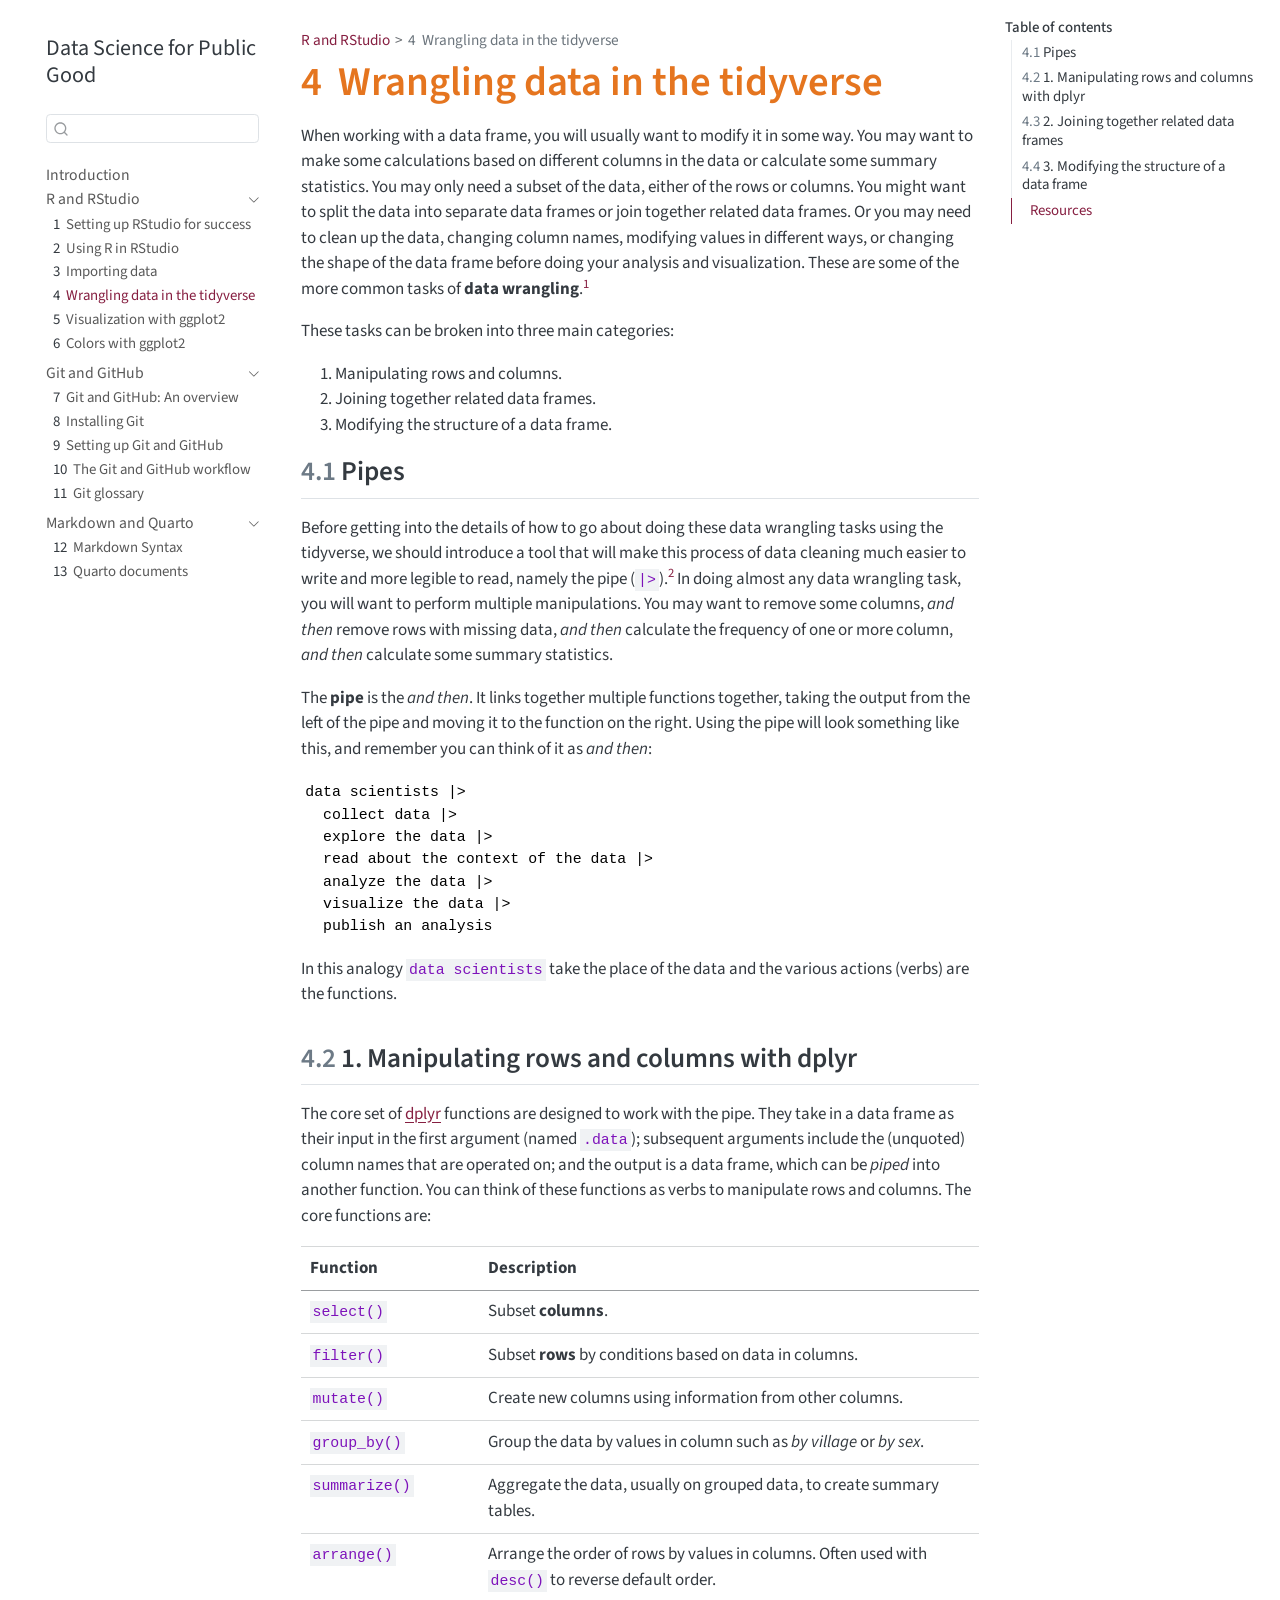
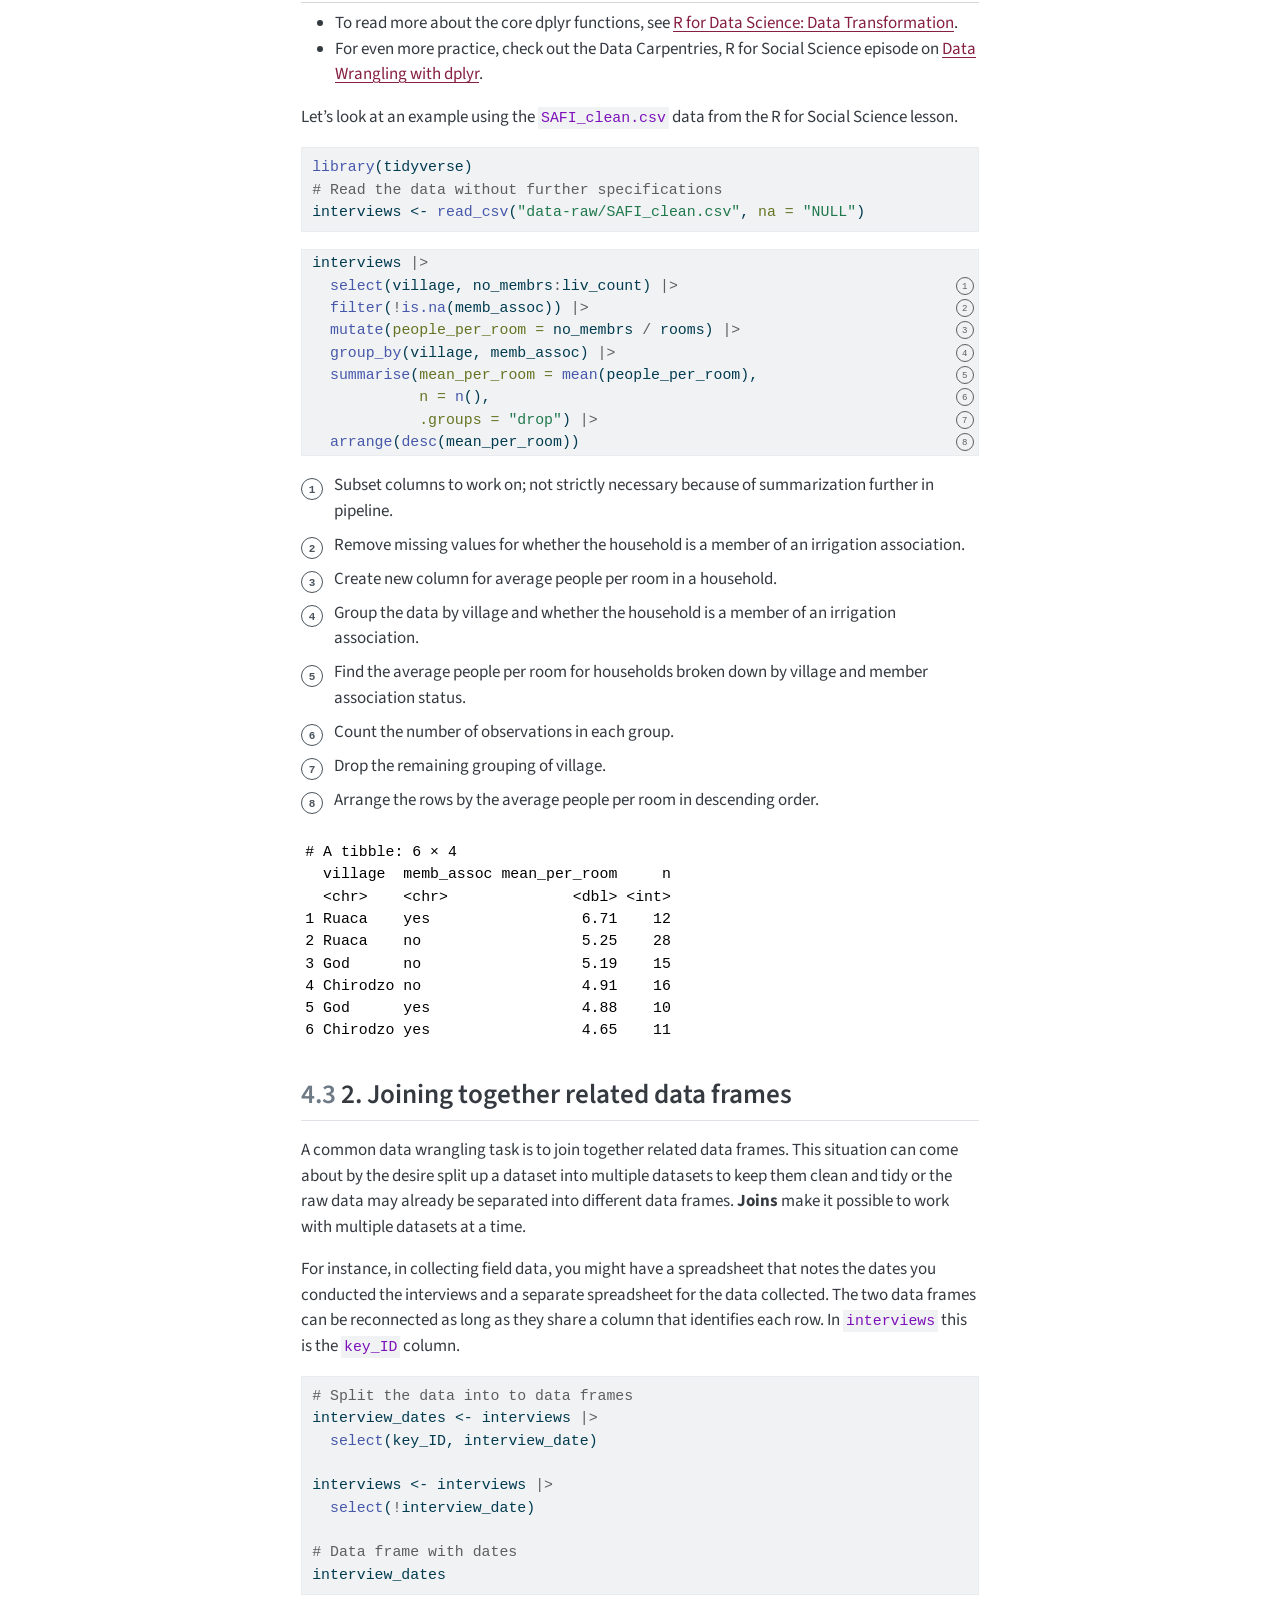
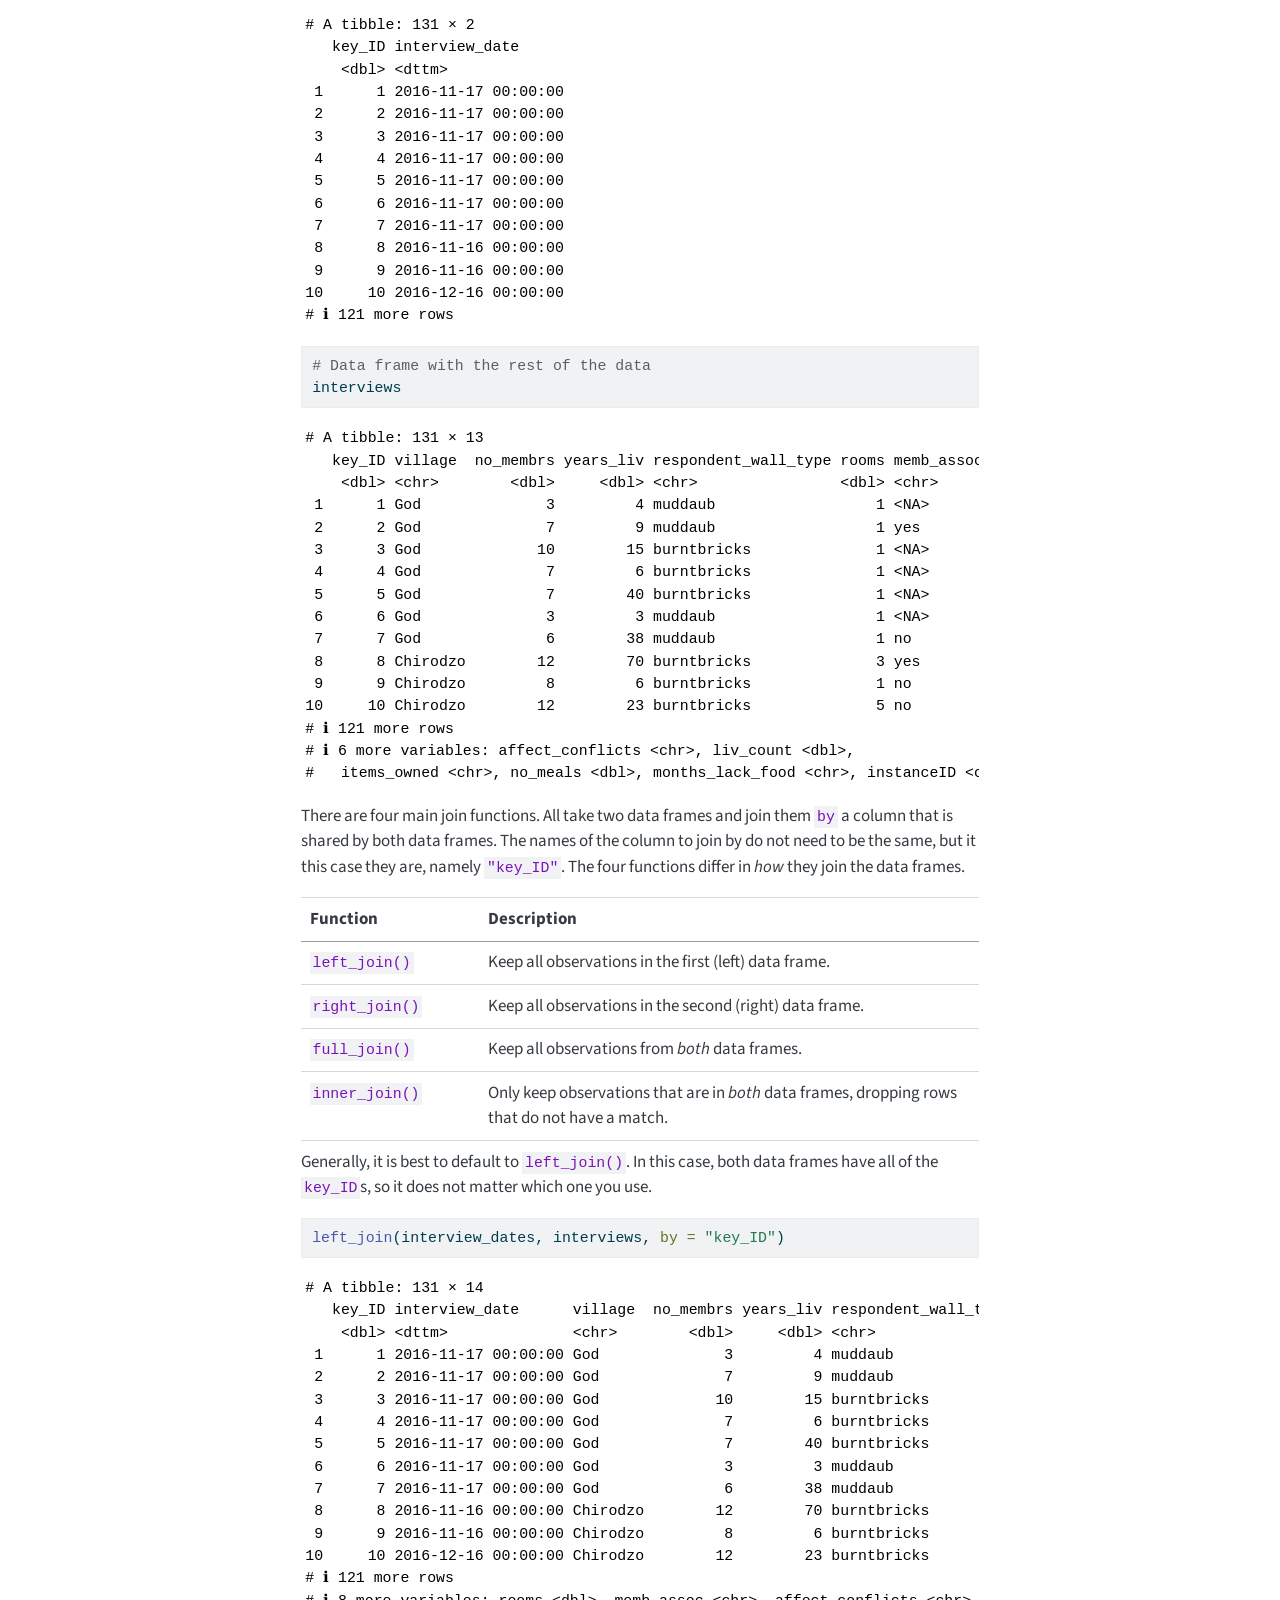
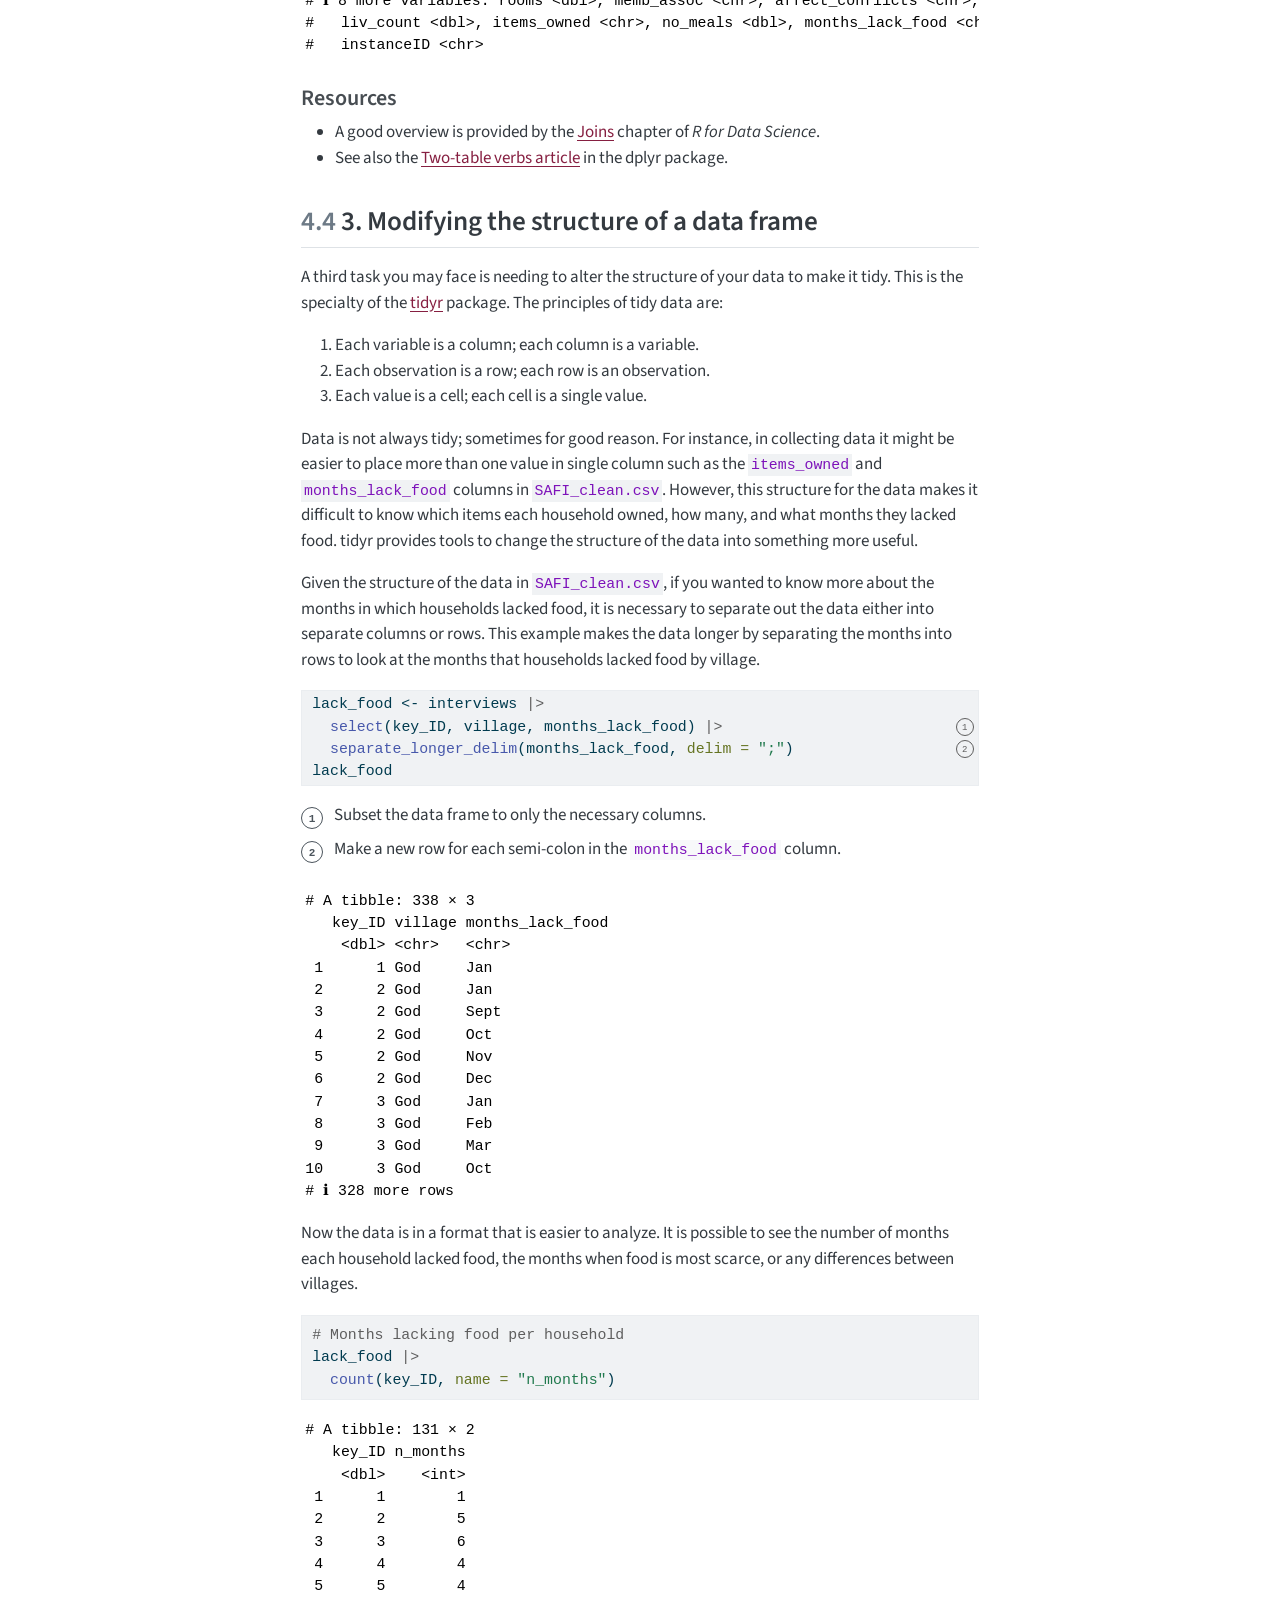
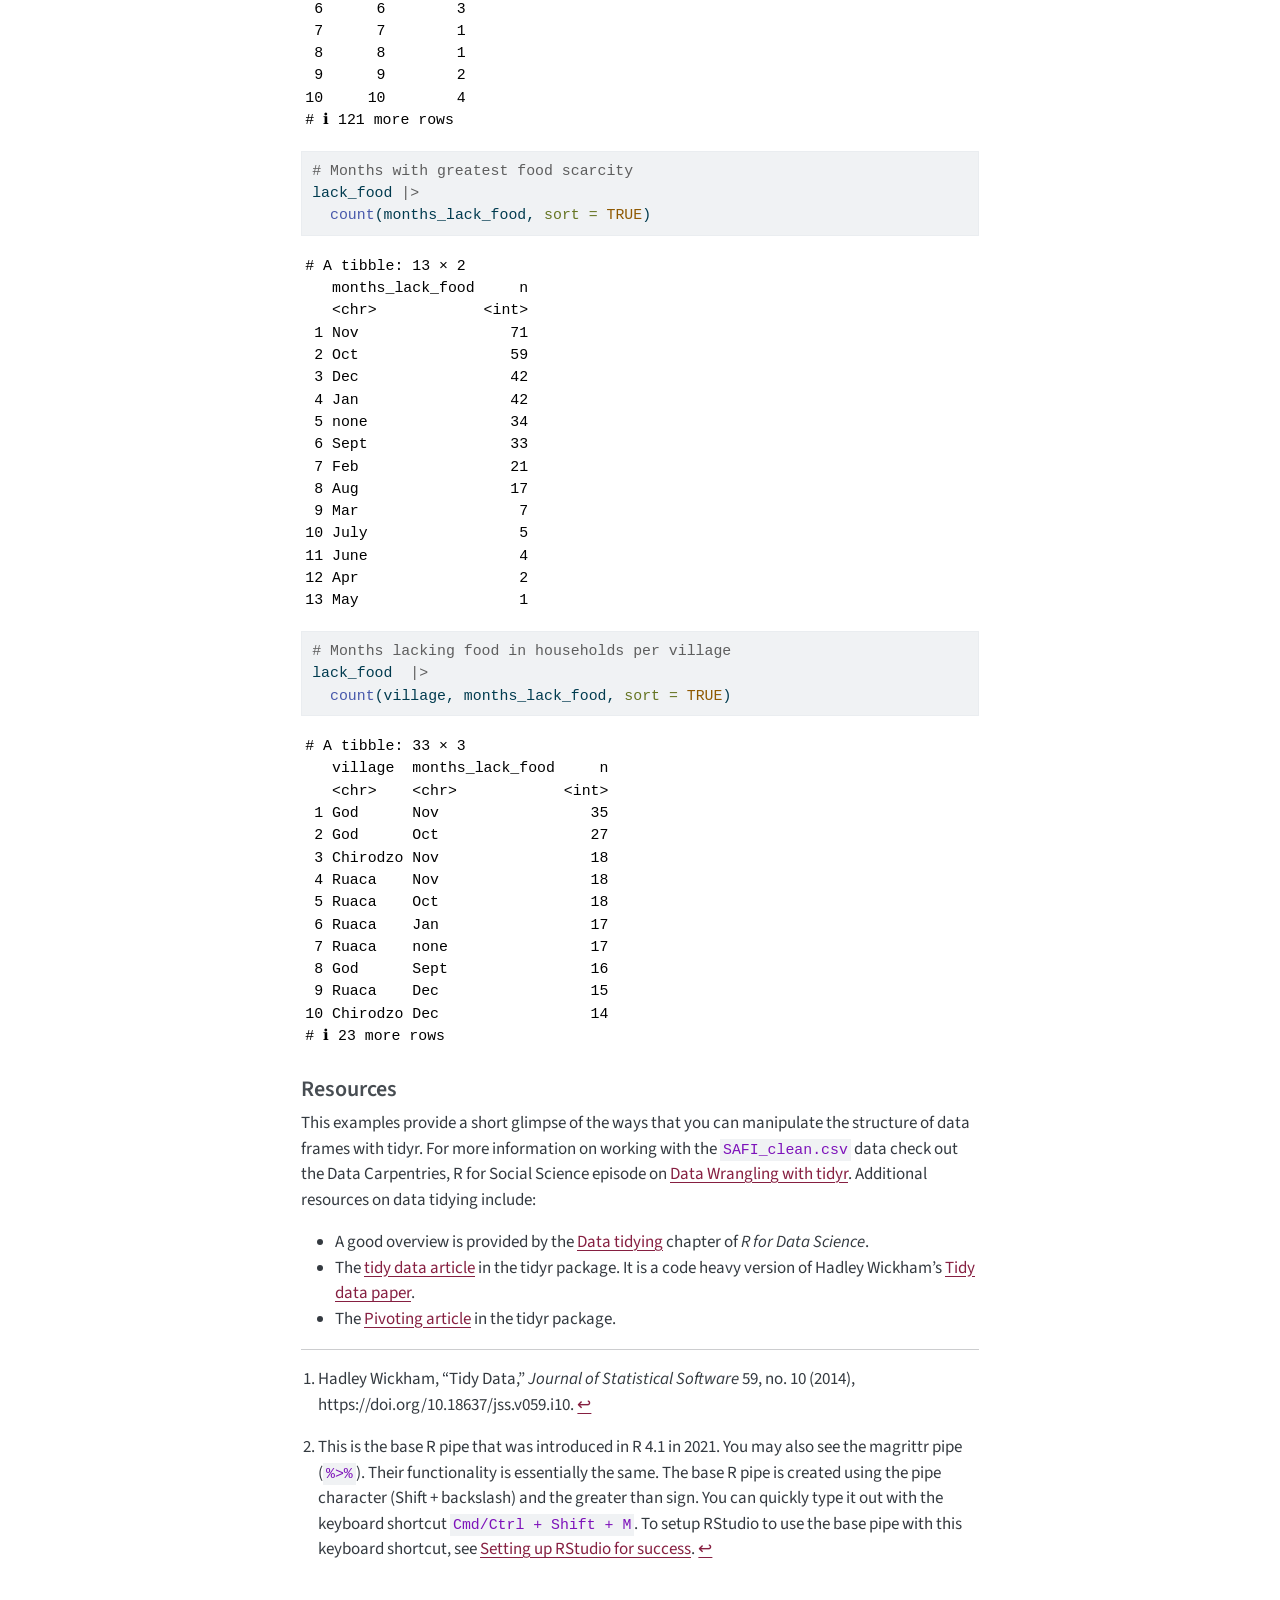
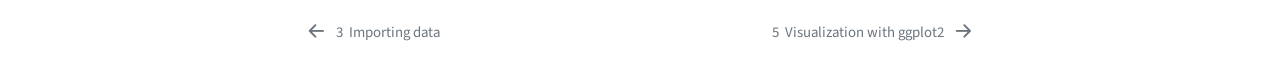
<file: wrangling.html>
<!DOCTYPE html>
<html xmlns="http://www.w3.org/1999/xhtml" lang="en" xml:lang="en"><head>

<meta charset="utf-8">
<meta name="generator" content="quarto-1.9.36">

<meta name="viewport" content="width=device-width, initial-scale=1.0, user-scalable=yes">


<title>4&nbsp; Wrangling data in the tidyverse – Data Science for Public Good</title>
<style>
/* Default styles provided by pandoc.
** See https://pandoc.org/MANUAL.html#variables-for-html for config info.
*/
code{white-space: pre-wrap;}
span.smallcaps{font-variant: small-caps;}
div.columns{display: flex; gap: min(4vw, 1.5em);}
div.column{flex: auto; overflow-x: auto;}
div.hanging-indent{margin-left: 1.5em; text-indent: -1.5em;}
ul.task-list{list-style: none;}
ul.task-list li input[type="checkbox"] {
  width: 0.8em;
  margin: 0 0.8em 0.2em -1em; /* quarto-specific, see https://github.com/quarto-dev/quarto-cli/issues/4556 */ 
  vertical-align: middle;
}
/* CSS for syntax highlighting */
html { -webkit-text-size-adjust: 100%; }
pre > code.sourceCode { white-space: pre; position: relative; }
pre > code.sourceCode > span { display: inline-block; line-height: 1.25; }
pre > code.sourceCode > span:empty { height: 1.2em; }
.sourceCode { overflow: visible; }
code.sourceCode > span { color: inherit; text-decoration: inherit; }
div.sourceCode { margin: 1em 0; }
pre.sourceCode { margin: 0; }
@media screen {
div.sourceCode { overflow: auto; }
}
@media print {
pre > code.sourceCode { white-space: pre-wrap; }
pre > code.sourceCode > span { text-indent: -5em; padding-left: 5em; }
}
pre.numberSource code
  { counter-reset: source-line 0; }
pre.numberSource code > span
  { position: relative; left: -4em; counter-increment: source-line; }
pre.numberSource code > span > a:first-child::before
  { content: counter(source-line);
    position: relative; left: -1em; text-align: right; vertical-align: baseline;
    border: none; display: inline-block;
    -webkit-touch-callout: none; -webkit-user-select: none;
    -khtml-user-select: none; -moz-user-select: none;
    -ms-user-select: none; user-select: none;
    padding: 0 4px; width: 4em;
  }
pre.numberSource { margin-left: 3em;  padding-left: 4px; }
div.sourceCode
  {   }
@media screen {
pre > code.sourceCode > span > a:first-child::before { text-decoration: underline; }
}
</style>


<script src="site_libs/quarto-nav/quarto-nav.js"></script>
<script src="site_libs/quarto-nav/headroom.min.js"></script>
<script src="site_libs/clipboard/clipboard.min.js"></script>
<script src="site_libs/quarto-search/autocomplete.umd.js"></script>
<script src="site_libs/quarto-search/fuse.min.js"></script>
<script src="site_libs/quarto-search/quarto-search.js"></script>
<meta name="quarto:offset" content="./">
<link href="./ggplot2.html" rel="next">
<link href="./importing.html" rel="prev">
<script src="site_libs/quarto-html/quarto.js" type="module"></script>
<script src="site_libs/quarto-html/tabsets/tabsets.js" type="module"></script>
<script src="site_libs/quarto-html/popper.min.js"></script>
<script src="site_libs/quarto-html/tippy.umd.min.js"></script>
<script src="site_libs/quarto-html/anchor.min.js"></script>
<link href="site_libs/quarto-html/tippy.css" rel="stylesheet">
<link href="site_libs/quarto-html/quarto-syntax-highlighting-845c23b38eaddc0f92fda52bfe77a8c8.css" rel="stylesheet" id="quarto-text-highlighting-styles">
<script src="site_libs/bootstrap/bootstrap.min.js"></script>
<link href="site_libs/bootstrap/bootstrap-icons.css" rel="stylesheet">
<link href="site_libs/bootstrap/bootstrap-7bffad5ec597a6be8e2440dc65fe4f2c.min.css" rel="stylesheet" append-hash="true" id="quarto-bootstrap" data-mode="light">
<script id="quarto-search-options" type="application/json">{
  "location": "sidebar",
  "copy-button": false,
  "collapse-after": 3,
  "panel-placement": "start",
  "type": "textbox",
  "limit": 50,
  "keyboard-shortcut": [
    "f",
    "/",
    "s"
  ],
  "show-item-context": false,
  "language": {
    "search-no-results-text": "No results",
    "search-matching-documents-text": "matching documents",
    "search-copy-link-title": "Copy link to search",
    "search-hide-matches-text": "Hide additional matches",
    "search-more-match-text": "more match in this document",
    "search-more-matches-text": "more matches in this document",
    "search-clear-button-title": "Clear",
    "search-text-placeholder": "",
    "search-detached-cancel-button-title": "Cancel",
    "search-submit-button-title": "Submit",
    "search-label": "Search"
  }
}</script>


</head>

<body class="nav-sidebar floating quarto-light">

<div id="quarto-search-results"></div>
  <header id="quarto-header" class="headroom fixed-top">
  <nav class="quarto-secondary-nav">
    <div class="container-fluid d-flex">
      <button type="button" class="quarto-btn-toggle btn" data-bs-toggle="collapse" role="button" data-bs-target=".quarto-sidebar-collapse-item" aria-controls="quarto-sidebar" aria-expanded="false" aria-label="Toggle sidebar navigation" onclick="if (window.quartoToggleHeadroom) { window.quartoToggleHeadroom(); }">
        <i class="bi bi-layout-text-sidebar-reverse"></i>
      </button>
        <nav class="quarto-page-breadcrumbs" aria-label="breadcrumb"><ol class="breadcrumb"><li class="breadcrumb-item"><a href="./rstudio-setup.html">R and RStudio</a></li><li class="breadcrumb-item"><a href="./wrangling.html"><span class="chapter-number">4</span>&nbsp; <span class="chapter-title">Wrangling data in the tidyverse</span></a></li></ol></nav>
        <a class="flex-grow-1" role="navigation" data-bs-toggle="collapse" data-bs-target=".quarto-sidebar-collapse-item" aria-controls="quarto-sidebar" aria-expanded="false" aria-label="Toggle sidebar navigation" onclick="if (window.quartoToggleHeadroom) { window.quartoToggleHeadroom(); }">      
        </a>
      <button type="button" class="btn quarto-search-button" aria-label="Search" onclick="window.quartoOpenSearch();">
        <i class="bi bi-search"></i>
      </button>
    </div>
  </nav>
</header>
<!-- content -->
<div id="quarto-content" class="quarto-container page-columns page-rows-contents page-layout-article">
<!-- sidebar -->
  <nav id="quarto-sidebar" class="sidebar collapse collapse-horizontal quarto-sidebar-collapse-item sidebar-navigation floating overflow-auto">
    <div class="pt-lg-2 mt-2 text-left sidebar-header">
    <div class="sidebar-title mb-0 py-0">
      <a href="./">Data Science for Public Good</a> 
    </div>
      </div>
        <div class="mt-2 flex-shrink-0 align-items-center">
        <div class="sidebar-search">
        <div id="quarto-search" class="" title="Search"></div>
        </div>
        </div>
    <div class="sidebar-menu-container"> 
    <ul class="list-unstyled mt-1">
        <li class="sidebar-item">
  <div class="sidebar-item-container"> 
  <a href="./index.html" class="sidebar-item-text sidebar-link">
 <span class="menu-text">Introduction</span></a>
  </div>
</li>
        <li class="sidebar-item sidebar-item-section">
      <div class="sidebar-item-container"> 
            <a class="sidebar-item-text sidebar-link text-start" data-bs-toggle="collapse" data-bs-target="#quarto-sidebar-section-1" role="navigation" aria-expanded="true">
 <span class="menu-text">R and RStudio</span></a>
          <a class="sidebar-item-toggle text-start" data-bs-toggle="collapse" data-bs-target="#quarto-sidebar-section-1" role="navigation" aria-expanded="true" aria-label="Toggle section">
            <i class="bi bi-chevron-right ms-2"></i>
          </a> 
      </div>
      <ul id="quarto-sidebar-section-1" class="collapse list-unstyled sidebar-section depth1 show">  
          <li class="sidebar-item">
  <div class="sidebar-item-container"> 
  <a href="./rstudio-setup.html" class="sidebar-item-text sidebar-link">
 <span class="menu-text"><span class="chapter-number">1</span>&nbsp; <span class="chapter-title">Setting up RStudio for success</span></span></a>
  </div>
</li>
          <li class="sidebar-item">
  <div class="sidebar-item-container"> 
  <a href="./rstudio-guide.html" class="sidebar-item-text sidebar-link">
 <span class="menu-text"><span class="chapter-number">2</span>&nbsp; <span class="chapter-title">Using R in RStudio</span></span></a>
  </div>
</li>
          <li class="sidebar-item">
  <div class="sidebar-item-container"> 
  <a href="./importing.html" class="sidebar-item-text sidebar-link">
 <span class="menu-text"><span class="chapter-number">3</span>&nbsp; <span class="chapter-title">Importing data</span></span></a>
  </div>
</li>
          <li class="sidebar-item">
  <div class="sidebar-item-container"> 
  <a href="./wrangling.html" class="sidebar-item-text sidebar-link active">
 <span class="menu-text"><span class="chapter-number">4</span>&nbsp; <span class="chapter-title">Wrangling data in the tidyverse</span></span></a>
  </div>
</li>
          <li class="sidebar-item">
  <div class="sidebar-item-container"> 
  <a href="./ggplot2.html" class="sidebar-item-text sidebar-link">
 <span class="menu-text"><span class="chapter-number">5</span>&nbsp; <span class="chapter-title">Visualization with ggplot2</span></span></a>
  </div>
</li>
          <li class="sidebar-item">
  <div class="sidebar-item-container"> 
  <a href="./ggplot2-color.html" class="sidebar-item-text sidebar-link">
 <span class="menu-text"><span class="chapter-number">6</span>&nbsp; <span class="chapter-title">Colors with ggplot2</span></span></a>
  </div>
</li>
      </ul>
  </li>
        <li class="sidebar-item sidebar-item-section">
      <div class="sidebar-item-container"> 
            <a class="sidebar-item-text sidebar-link text-start" data-bs-toggle="collapse" data-bs-target="#quarto-sidebar-section-2" role="navigation" aria-expanded="true">
 <span class="menu-text">Git and GitHub</span></a>
          <a class="sidebar-item-toggle text-start" data-bs-toggle="collapse" data-bs-target="#quarto-sidebar-section-2" role="navigation" aria-expanded="true" aria-label="Toggle section">
            <i class="bi bi-chevron-right ms-2"></i>
          </a> 
      </div>
      <ul id="quarto-sidebar-section-2" class="collapse list-unstyled sidebar-section depth1 show">  
          <li class="sidebar-item">
  <div class="sidebar-item-container"> 
  <a href="./git-overview.html" class="sidebar-item-text sidebar-link">
 <span class="menu-text"><span class="chapter-number">7</span>&nbsp; <span class="chapter-title">Git and GitHub: An overview</span></span></a>
  </div>
</li>
          <li class="sidebar-item">
  <div class="sidebar-item-container"> 
  <a href="./git-install.html" class="sidebar-item-text sidebar-link">
 <span class="menu-text"><span class="chapter-number">8</span>&nbsp; <span class="chapter-title">Installing Git</span></span></a>
  </div>
</li>
          <li class="sidebar-item">
  <div class="sidebar-item-container"> 
  <a href="./git-setup.html" class="sidebar-item-text sidebar-link">
 <span class="menu-text"><span class="chapter-number">9</span>&nbsp; <span class="chapter-title">Setting up Git and GitHub</span></span></a>
  </div>
</li>
          <li class="sidebar-item">
  <div class="sidebar-item-container"> 
  <a href="./git-workflow.html" class="sidebar-item-text sidebar-link">
 <span class="menu-text"><span class="chapter-number">10</span>&nbsp; <span class="chapter-title">The Git and GitHub workflow</span></span></a>
  </div>
</li>
          <li class="sidebar-item">
  <div class="sidebar-item-container"> 
  <a href="./git-glossary.html" class="sidebar-item-text sidebar-link">
 <span class="menu-text"><span class="chapter-number">11</span>&nbsp; <span class="chapter-title">Git glossary</span></span></a>
  </div>
</li>
      </ul>
  </li>
        <li class="sidebar-item sidebar-item-section">
      <div class="sidebar-item-container"> 
            <a class="sidebar-item-text sidebar-link text-start" data-bs-toggle="collapse" data-bs-target="#quarto-sidebar-section-3" role="navigation" aria-expanded="true">
 <span class="menu-text">Markdown and Quarto</span></a>
          <a class="sidebar-item-toggle text-start" data-bs-toggle="collapse" data-bs-target="#quarto-sidebar-section-3" role="navigation" aria-expanded="true" aria-label="Toggle section">
            <i class="bi bi-chevron-right ms-2"></i>
          </a> 
      </div>
      <ul id="quarto-sidebar-section-3" class="collapse list-unstyled sidebar-section depth1 show">  
          <li class="sidebar-item">
  <div class="sidebar-item-container"> 
  <a href="./markdown-syntax.html" class="sidebar-item-text sidebar-link">
 <span class="menu-text"><span class="chapter-number">12</span>&nbsp; <span class="chapter-title">Markdown Syntax</span></span></a>
  </div>
</li>
          <li class="sidebar-item">
  <div class="sidebar-item-container"> 
  <a href="./quarto-docs.html" class="sidebar-item-text sidebar-link">
 <span class="menu-text"><span class="chapter-number">13</span>&nbsp; <span class="chapter-title">Quarto documents</span></span></a>
  </div>
</li>
      </ul>
  </li>
    </ul>
    </div>
</nav>
<div id="quarto-sidebar-glass" class="quarto-sidebar-collapse-item" data-bs-toggle="collapse" data-bs-target=".quarto-sidebar-collapse-item"></div>
<!-- margin-sidebar -->
    <div id="quarto-margin-sidebar" class="sidebar margin-sidebar">
        <nav id="TOC" role="doc-toc" class="toc-active">
    <h2 id="toc-title">Table of contents</h2>
   
  <ul>
  <li><a href="#pipes" id="toc-pipes" class="nav-link active" data-scroll-target="#pipes"><span class="header-section-number">4.1</span> Pipes</a></li>
  <li><a href="#manipulating-rows-and-columns-with-dplyr" id="toc-manipulating-rows-and-columns-with-dplyr" class="nav-link" data-scroll-target="#manipulating-rows-and-columns-with-dplyr"><span class="header-section-number">4.2</span> 1. Manipulating rows and columns with dplyr</a></li>
  <li><a href="#joining-together-related-data-frames" id="toc-joining-together-related-data-frames" class="nav-link" data-scroll-target="#joining-together-related-data-frames"><span class="header-section-number">4.3</span> 2. Joining together related data frames</a>
  <ul class="collapse">
  <li><a href="#resources" id="toc-resources" class="nav-link" data-scroll-target="#resources">Resources</a></li>
  </ul></li>
  <li><a href="#modifying-the-structure-of-a-data-frame" id="toc-modifying-the-structure-of-a-data-frame" class="nav-link" data-scroll-target="#modifying-the-structure-of-a-data-frame"><span class="header-section-number">4.4</span> 3. Modifying the structure of a data frame</a>
  <ul class="collapse">
  <li><a href="#resources-1" id="toc-resources-1" class="nav-link" data-scroll-target="#resources-1">Resources</a></li>
  </ul></li>
  </ul>
</nav>
    </div>
<!-- main -->
<main class="content" id="quarto-document-content">

<header id="title-block-header" class="quarto-title-block default"><nav class="quarto-page-breadcrumbs quarto-title-breadcrumbs d-none d-lg-block" aria-label="breadcrumb"><ol class="breadcrumb"><li class="breadcrumb-item"><a href="./rstudio-setup.html">R and RStudio</a></li><li class="breadcrumb-item"><a href="./wrangling.html"><span class="chapter-number">4</span>&nbsp; <span class="chapter-title">Wrangling data in the tidyverse</span></a></li></ol></nav>
<div class="quarto-title">
<h1 class="title"><span class="chapter-number">4</span>&nbsp; <span class="chapter-title">Wrangling data in the tidyverse</span></h1>
</div>



<div class="quarto-title-meta">

    
  
    
  </div>
  


</header>


<p>When working with a data frame, you will usually want to modify it in some way. You may want to make some calculations based on different columns in the data or calculate some summary statistics. You may only need a subset of the data, either of the rows or columns. You might want to split the data into separate data frames or join together related data frames. Or you may need to clean up the data, changing column names, modifying values in different ways, or changing the shape of the data frame before doing your analysis and visualization. These are some of the more common tasks of <strong>data wrangling</strong>.<a href="#fn1" class="footnote-ref" id="fnref1" role="doc-noteref"><sup>1</sup></a></p>
<p>These tasks can be broken into three main categories:</p>
<ol type="1">
<li>Manipulating rows and columns.</li>
<li>Joining together related data frames.</li>
<li>Modifying the structure of a data frame.</li>
</ol>
<section id="pipes" class="level2" data-number="4.1">
<h2 data-number="4.1" class="anchored" data-anchor-id="pipes"><span class="header-section-number">4.1</span> Pipes</h2>
<p>Before getting into the details of how to go about doing these data wrangling tasks using the tidyverse, we should introduce a tool that will make this process of data cleaning much easier to write and more legible to read, namely the pipe (<code>|&gt;</code>).<a href="#fn2" class="footnote-ref" id="fnref2" role="doc-noteref"><sup>2</sup></a> In doing almost any data wrangling task, you will want to perform multiple manipulations. You may want to remove some columns, <em>and then</em> remove rows with missing data, <em>and then</em> calculate the frequency of one or more column, <em>and then</em> calculate some summary statistics.</p>
<p>The <strong>pipe</strong> is the <em>and then</em>. It links together multiple functions together, taking the output from the left of the pipe and moving it to the function on the right. Using the pipe will look something like this, and remember you can think of it as <em>and then</em>:</p>
<pre><code>data scientists |&gt;
  collect data |&gt;
  explore the data |&gt;
  read about the context of the data |&gt;
  analyze the data |&gt;
  visualize the data |&gt;
  publish an analysis</code></pre>
<p>In this analogy <code>data scientists</code> take the place of the data and the various actions (verbs) are the functions.</p>
</section>
<section id="manipulating-rows-and-columns-with-dplyr" class="level2" data-number="4.2">
<h2 data-number="4.2" class="anchored" data-anchor-id="manipulating-rows-and-columns-with-dplyr"><span class="header-section-number">4.2</span> 1. Manipulating rows and columns with dplyr</h2>
<p>The core set of <a href="https://dplyr.tidyverse.org">dplyr</a> functions are designed to work with the pipe. They take in a data frame as their input in the first argument (named <code>.data</code>); subsequent arguments include the (unquoted) column names that are operated on; and the output is a data frame, which can be <em>piped</em> into another function. You can think of these functions as verbs to manipulate rows and columns. The core functions are:</p>
<table class="caption-top table">
<colgroup>
<col style="width: 26%">
<col style="width: 73%">
</colgroup>
<thead>
<tr class="header">
<th>Function</th>
<th>Description</th>
</tr>
</thead>
<tbody>
<tr class="odd">
<td><code>select()</code></td>
<td>Subset <strong>columns</strong>.</td>
</tr>
<tr class="even">
<td><code>filter()</code></td>
<td>Subset <strong>rows</strong> by conditions based on data in columns.</td>
</tr>
<tr class="odd">
<td><code>mutate()</code></td>
<td>Create new columns using information from other columns.</td>
</tr>
<tr class="even">
<td><code>group_by()</code></td>
<td>Group the data by values in column such as <em>by village</em> or <em>by sex</em>.</td>
</tr>
<tr class="odd">
<td><code>summarize()</code></td>
<td>Aggregate the data, usually on grouped data, to create summary tables.</td>
</tr>
<tr class="even">
<td><code>arrange()</code></td>
<td>Arrange the order of rows by values in columns. Often used with <code>desc()</code> to reverse default order.</td>
</tr>
</tbody>
</table>
<ul>
<li>To read more about the core dplyr functions, see <a href="https://r4ds.hadley.nz/data-transform.html">R for Data Science: Data Transformation</a>.</li>
<li>For even more practice, check out the Data Carpentries, R for Social Science episode on <a href="https://datacarpentry.github.io/r-socialsci/03-dplyr.html">Data Wrangling with dplyr</a>.</li>
</ul>
<p>Let’s look at an example using the <code>SAFI_clean.csv</code> data from the R for Social Science lesson.</p>
<div class="cell">
<div class="code-copy-outer-scaffold"><div class="sourceCode cell-code" id="cb2"><pre class="sourceCode r code-with-copy"><code class="sourceCode r"><span id="cb2-1"><a href="#cb2-1" aria-hidden="true" tabindex="-1"></a><span class="fu">library</span>(tidyverse)</span>
<span id="cb2-2"><a href="#cb2-2" aria-hidden="true" tabindex="-1"></a><span class="co"># Read the data without further specifications</span></span>
<span id="cb2-3"><a href="#cb2-3" aria-hidden="true" tabindex="-1"></a>interviews <span class="ot">&lt;-</span> <span class="fu">read_csv</span>(<span class="st">"data-raw/SAFI_clean.csv"</span>, <span class="at">na =</span> <span class="st">"NULL"</span>)</span></code></pre></div><button title="Copy to Clipboard" class="code-copy-button"><i class="bi"></i></button></div>
</div>
<div class="cell">
<div class="code-copy-outer-scaffold"><div class="sourceCode cell-code" id="annotated-cell-3"><pre class="sourceCode r code-annotation-code code-with-copy code-annotated"><code class="sourceCode r"><span id="annotated-cell-3-1"><a href="#annotated-cell-3-1" aria-hidden="true" tabindex="-1"></a>interviews <span class="sc">|&gt;</span></span>
<a class="code-annotation-anchor" data-target-cell="annotated-cell-3" data-target-annotation="1" onclick="event.preventDefault();">1</a><span id="annotated-cell-3-2" class="code-annotation-target"><a href="#annotated-cell-3-2" aria-hidden="true" tabindex="-1"></a>  <span class="fu">select</span>(village, no_membrs<span class="sc">:</span>liv_count) <span class="sc">|&gt;</span></span>
<a class="code-annotation-anchor" data-target-cell="annotated-cell-3" data-target-annotation="2" onclick="event.preventDefault();">2</a><span id="annotated-cell-3-3" class="code-annotation-target"><a href="#annotated-cell-3-3" aria-hidden="true" tabindex="-1"></a>  <span class="fu">filter</span>(<span class="sc">!</span><span class="fu">is.na</span>(memb_assoc)) <span class="sc">|&gt;</span></span>
<a class="code-annotation-anchor" data-target-cell="annotated-cell-3" data-target-annotation="3" onclick="event.preventDefault();">3</a><span id="annotated-cell-3-4" class="code-annotation-target"><a href="#annotated-cell-3-4" aria-hidden="true" tabindex="-1"></a>  <span class="fu">mutate</span>(<span class="at">people_per_room =</span> no_membrs <span class="sc">/</span> rooms) <span class="sc">|&gt;</span></span>
<a class="code-annotation-anchor" data-target-cell="annotated-cell-3" data-target-annotation="4" onclick="event.preventDefault();">4</a><span id="annotated-cell-3-5" class="code-annotation-target"><a href="#annotated-cell-3-5" aria-hidden="true" tabindex="-1"></a>  <span class="fu">group_by</span>(village, memb_assoc) <span class="sc">|&gt;</span></span>
<a class="code-annotation-anchor" data-target-cell="annotated-cell-3" data-target-annotation="5" onclick="event.preventDefault();">5</a><span id="annotated-cell-3-6" class="code-annotation-target"><a href="#annotated-cell-3-6" aria-hidden="true" tabindex="-1"></a>  <span class="fu">summarise</span>(<span class="at">mean_per_room =</span> <span class="fu">mean</span>(people_per_room),</span>
<a class="code-annotation-anchor" data-target-cell="annotated-cell-3" data-target-annotation="6" onclick="event.preventDefault();">6</a><span id="annotated-cell-3-7" class="code-annotation-target"><a href="#annotated-cell-3-7" aria-hidden="true" tabindex="-1"></a>            <span class="at">n =</span> <span class="fu">n</span>(),</span>
<a class="code-annotation-anchor" data-target-cell="annotated-cell-3" data-target-annotation="7" onclick="event.preventDefault();">7</a><span id="annotated-cell-3-8" class="code-annotation-target"><a href="#annotated-cell-3-8" aria-hidden="true" tabindex="-1"></a>            <span class="at">.groups =</span> <span class="st">"drop"</span>) <span class="sc">|&gt;</span></span>
<a class="code-annotation-anchor" data-target-cell="annotated-cell-3" data-target-annotation="8" onclick="event.preventDefault();">8</a><span id="annotated-cell-3-9" class="code-annotation-target"><a href="#annotated-cell-3-9" aria-hidden="true" tabindex="-1"></a>  <span class="fu">arrange</span>(<span class="fu">desc</span>(mean_per_room))</span><div class="code-annotation-gutter-bg"></div><div class="code-annotation-gutter"></div></code></pre></div><button title="Copy to Clipboard" class="code-copy-button"><i class="bi"></i></button></div>
<div class="cell-annotation">
<dl class="code-annotation-container-grid">
<dt data-target-cell="annotated-cell-3" data-target-annotation="1">1</dt>
<dd>
<span data-code-cell="annotated-cell-3" data-code-lines="2" data-code-annotation="1">Subset columns to work on; not strictly necessary because of summarization further in pipeline.</span>
</dd>
<dt data-target-cell="annotated-cell-3" data-target-annotation="2">2</dt>
<dd>
<span data-code-cell="annotated-cell-3" data-code-lines="3" data-code-annotation="2">Remove missing values for whether the household is a member of an irrigation association.</span>
</dd>
<dt data-target-cell="annotated-cell-3" data-target-annotation="3">3</dt>
<dd>
<span data-code-cell="annotated-cell-3" data-code-lines="4" data-code-annotation="3">Create new column for average people per room in a household.</span>
</dd>
<dt data-target-cell="annotated-cell-3" data-target-annotation="4">4</dt>
<dd>
<span data-code-cell="annotated-cell-3" data-code-lines="5" data-code-annotation="4">Group the data by village and whether the household is a member of an irrigation association.</span>
</dd>
<dt data-target-cell="annotated-cell-3" data-target-annotation="5">5</dt>
<dd>
<span data-code-cell="annotated-cell-3" data-code-lines="6" data-code-annotation="5">Find the average people per room for households broken down by village and member association status.</span>
</dd>
<dt data-target-cell="annotated-cell-3" data-target-annotation="6">6</dt>
<dd>
<span data-code-cell="annotated-cell-3" data-code-lines="7" data-code-annotation="6">Count the number of observations in each group.</span>
</dd>
<dt data-target-cell="annotated-cell-3" data-target-annotation="7">7</dt>
<dd>
<span data-code-cell="annotated-cell-3" data-code-lines="8" data-code-annotation="7">Drop the remaining grouping of village.</span>
</dd>
<dt data-target-cell="annotated-cell-3" data-target-annotation="8">8</dt>
<dd>
<span data-code-cell="annotated-cell-3" data-code-lines="9" data-code-annotation="8">Arrange the rows by the average people per room in descending order.</span>
</dd>
</dl>
</div>
<div class="cell-output cell-output-stdout">
<pre><code># A tibble: 6 × 4
  village  memb_assoc mean_per_room     n
  &lt;chr&gt;    &lt;chr&gt;              &lt;dbl&gt; &lt;int&gt;
1 Ruaca    yes                 6.71    12
2 Ruaca    no                  5.25    28
3 God      no                  5.19    15
4 Chirodzo no                  4.91    16
5 God      yes                 4.88    10
6 Chirodzo yes                 4.65    11</code></pre>
</div>
</div>
</section>
<section id="joining-together-related-data-frames" class="level2" data-number="4.3">
<h2 data-number="4.3" class="anchored" data-anchor-id="joining-together-related-data-frames"><span class="header-section-number">4.3</span> 2. Joining together related data frames</h2>
<p>A common data wrangling task is to join together related data frames. This situation can come about by the desire split up a dataset into multiple datasets to keep them clean and tidy or the raw data may already be separated into different data frames. <strong>Joins</strong> make it possible to work with multiple datasets at a time.</p>
<p>For instance, in collecting field data, you might have a spreadsheet that notes the dates you conducted the interviews and a separate spreadsheet for the data collected. The two data frames can be reconnected as long as they share a column that identifies each row. In <code>interviews</code> this is the <code>key_ID</code> column.</p>
<div class="cell">
<div class="code-copy-outer-scaffold"><div class="sourceCode cell-code" id="cb4"><pre class="sourceCode r code-with-copy"><code class="sourceCode r"><span id="cb4-1"><a href="#cb4-1" aria-hidden="true" tabindex="-1"></a><span class="co"># Split the data into to data frames</span></span>
<span id="cb4-2"><a href="#cb4-2" aria-hidden="true" tabindex="-1"></a>interview_dates <span class="ot">&lt;-</span> interviews <span class="sc">|&gt;</span></span>
<span id="cb4-3"><a href="#cb4-3" aria-hidden="true" tabindex="-1"></a>  <span class="fu">select</span>(key_ID, interview_date)</span>
<span id="cb4-4"><a href="#cb4-4" aria-hidden="true" tabindex="-1"></a></span>
<span id="cb4-5"><a href="#cb4-5" aria-hidden="true" tabindex="-1"></a>interviews <span class="ot">&lt;-</span> interviews <span class="sc">|&gt;</span></span>
<span id="cb4-6"><a href="#cb4-6" aria-hidden="true" tabindex="-1"></a>  <span class="fu">select</span>(<span class="sc">!</span>interview_date)</span>
<span id="cb4-7"><a href="#cb4-7" aria-hidden="true" tabindex="-1"></a></span>
<span id="cb4-8"><a href="#cb4-8" aria-hidden="true" tabindex="-1"></a><span class="co"># Data frame with dates</span></span>
<span id="cb4-9"><a href="#cb4-9" aria-hidden="true" tabindex="-1"></a>interview_dates</span></code></pre></div><button title="Copy to Clipboard" class="code-copy-button"><i class="bi"></i></button></div>
<div class="cell-output cell-output-stdout">
<pre><code># A tibble: 131 × 2
   key_ID interview_date     
    &lt;dbl&gt; &lt;dttm&gt;             
 1      1 2016-11-17 00:00:00
 2      2 2016-11-17 00:00:00
 3      3 2016-11-17 00:00:00
 4      4 2016-11-17 00:00:00
 5      5 2016-11-17 00:00:00
 6      6 2016-11-17 00:00:00
 7      7 2016-11-17 00:00:00
 8      8 2016-11-16 00:00:00
 9      9 2016-11-16 00:00:00
10     10 2016-12-16 00:00:00
# ℹ 121 more rows</code></pre>
</div>
<div class="code-copy-outer-scaffold"><div class="sourceCode cell-code" id="cb6"><pre class="sourceCode r code-with-copy"><code class="sourceCode r"><span id="cb6-1"><a href="#cb6-1" aria-hidden="true" tabindex="-1"></a><span class="co"># Data frame with the rest of the data</span></span>
<span id="cb6-2"><a href="#cb6-2" aria-hidden="true" tabindex="-1"></a>interviews</span></code></pre></div><button title="Copy to Clipboard" class="code-copy-button"><i class="bi"></i></button></div>
<div class="cell-output cell-output-stdout">
<pre><code># A tibble: 131 × 13
   key_ID village  no_membrs years_liv respondent_wall_type rooms memb_assoc
    &lt;dbl&gt; &lt;chr&gt;        &lt;dbl&gt;     &lt;dbl&gt; &lt;chr&gt;                &lt;dbl&gt; &lt;chr&gt;     
 1      1 God              3         4 muddaub                  1 &lt;NA&gt;      
 2      2 God              7         9 muddaub                  1 yes       
 3      3 God             10        15 burntbricks              1 &lt;NA&gt;      
 4      4 God              7         6 burntbricks              1 &lt;NA&gt;      
 5      5 God              7        40 burntbricks              1 &lt;NA&gt;      
 6      6 God              3         3 muddaub                  1 &lt;NA&gt;      
 7      7 God              6        38 muddaub                  1 no        
 8      8 Chirodzo        12        70 burntbricks              3 yes       
 9      9 Chirodzo         8         6 burntbricks              1 no        
10     10 Chirodzo        12        23 burntbricks              5 no        
# ℹ 121 more rows
# ℹ 6 more variables: affect_conflicts &lt;chr&gt;, liv_count &lt;dbl&gt;,
#   items_owned &lt;chr&gt;, no_meals &lt;dbl&gt;, months_lack_food &lt;chr&gt;, instanceID &lt;chr&gt;</code></pre>
</div>
</div>
<p>There are four main join functions. All take two data frames and join them <code>by</code> a column that is shared by both data frames. The names of the column to join by do not need to be the same, but it this case they are, namely <code>"key_ID"</code>. The four functions differ in <em>how</em> they join the data frames.</p>
<table class="caption-top table">
<colgroup>
<col style="width: 26%">
<col style="width: 73%">
</colgroup>
<thead>
<tr class="header">
<th>Function</th>
<th>Description</th>
</tr>
</thead>
<tbody>
<tr class="odd">
<td><code>left_join()</code></td>
<td>Keep all observations in the first (left) data frame.</td>
</tr>
<tr class="even">
<td><code>right_join()</code></td>
<td>Keep all observations in the second (right) data frame.</td>
</tr>
<tr class="odd">
<td><code>full_join()</code></td>
<td>Keep all observations from <em>both</em> data frames.</td>
</tr>
<tr class="even">
<td><code>inner_join()</code></td>
<td>Only keep observations that are in <em>both</em> data frames, dropping rows that do not have a match.</td>
</tr>
</tbody>
</table>
<p>Generally, it is best to default to <code>left_join()</code>. In this case, both data frames have all of the <code>key_ID</code>s, so it does not matter which one you use.</p>
<div class="cell">
<div class="code-copy-outer-scaffold"><div class="sourceCode cell-code" id="cb8"><pre class="sourceCode r code-with-copy"><code class="sourceCode r"><span id="cb8-1"><a href="#cb8-1" aria-hidden="true" tabindex="-1"></a><span class="fu">left_join</span>(interview_dates, interviews, <span class="at">by =</span> <span class="st">"key_ID"</span>)</span></code></pre></div><button title="Copy to Clipboard" class="code-copy-button"><i class="bi"></i></button></div>
<div class="cell-output cell-output-stdout">
<pre><code># A tibble: 131 × 14
   key_ID interview_date      village  no_membrs years_liv respondent_wall_type
    &lt;dbl&gt; &lt;dttm&gt;              &lt;chr&gt;        &lt;dbl&gt;     &lt;dbl&gt; &lt;chr&gt;               
 1      1 2016-11-17 00:00:00 God              3         4 muddaub             
 2      2 2016-11-17 00:00:00 God              7         9 muddaub             
 3      3 2016-11-17 00:00:00 God             10        15 burntbricks         
 4      4 2016-11-17 00:00:00 God              7         6 burntbricks         
 5      5 2016-11-17 00:00:00 God              7        40 burntbricks         
 6      6 2016-11-17 00:00:00 God              3         3 muddaub             
 7      7 2016-11-17 00:00:00 God              6        38 muddaub             
 8      8 2016-11-16 00:00:00 Chirodzo        12        70 burntbricks         
 9      9 2016-11-16 00:00:00 Chirodzo         8         6 burntbricks         
10     10 2016-12-16 00:00:00 Chirodzo        12        23 burntbricks         
# ℹ 121 more rows
# ℹ 8 more variables: rooms &lt;dbl&gt;, memb_assoc &lt;chr&gt;, affect_conflicts &lt;chr&gt;,
#   liv_count &lt;dbl&gt;, items_owned &lt;chr&gt;, no_meals &lt;dbl&gt;, months_lack_food &lt;chr&gt;,
#   instanceID &lt;chr&gt;</code></pre>
</div>
</div>
<section id="resources" class="level3">
<h3 class="anchored" data-anchor-id="resources">Resources</h3>
<ul>
<li>A good overview is provided by the <a href="https://r4ds.hadley.nz/joins.html">Joins</a> chapter of <em>R for Data Science</em>.</li>
<li>See also the <a href="https://dplyr.tidyverse.org/articles/two-table.html">Two-table verbs article</a> in the dplyr package.</li>
</ul>
</section>
</section>
<section id="modifying-the-structure-of-a-data-frame" class="level2" data-number="4.4">
<h2 data-number="4.4" class="anchored" data-anchor-id="modifying-the-structure-of-a-data-frame"><span class="header-section-number">4.4</span> 3. Modifying the structure of a data frame</h2>
<p>A third task you may face is needing to alter the structure of your data to make it tidy. This is the specialty of the <a href="https://tidyr.tidyverse.org/index.html">tidyr</a> package. The principles of tidy data are:</p>
<ol type="1">
<li>Each variable is a column; each column is a variable.</li>
<li>Each observation is a row; each row is an observation.</li>
<li>Each value is a cell; each cell is a single value.</li>
</ol>
<p>Data is not always tidy; sometimes for good reason. For instance, in collecting data it might be easier to place more than one value in single column such as the <code>items_owned</code> and <code>months_lack_food</code> columns in <code>SAFI_clean.csv</code>. However, this structure for the data makes it difficult to know which items each household owned, how many, and what months they lacked food. tidyr provides tools to change the structure of the data into something more useful.</p>
<p>Given the structure of the data in <code>SAFI_clean.csv</code>, if you wanted to know more about the months in which households lacked food, it is necessary to separate out the data either into separate columns or rows. This example makes the data longer by separating the months into rows to look at the months that households lacked food by village.</p>
<div class="cell">
<div class="code-copy-outer-scaffold"><div class="sourceCode cell-code" id="annotated-cell-7"><pre class="sourceCode r code-annotation-code code-with-copy code-annotated"><code class="sourceCode r"><span id="annotated-cell-7-1"><a href="#annotated-cell-7-1" aria-hidden="true" tabindex="-1"></a>lack_food <span class="ot">&lt;-</span> interviews <span class="sc">|&gt;</span> </span>
<a class="code-annotation-anchor" data-target-cell="annotated-cell-7" data-target-annotation="1" onclick="event.preventDefault();">1</a><span id="annotated-cell-7-2" class="code-annotation-target"><a href="#annotated-cell-7-2" aria-hidden="true" tabindex="-1"></a>  <span class="fu">select</span>(key_ID, village, months_lack_food) <span class="sc">|&gt;</span></span>
<a class="code-annotation-anchor" data-target-cell="annotated-cell-7" data-target-annotation="2" onclick="event.preventDefault();">2</a><span id="annotated-cell-7-3" class="code-annotation-target"><a href="#annotated-cell-7-3" aria-hidden="true" tabindex="-1"></a>  <span class="fu">separate_longer_delim</span>(months_lack_food, <span class="at">delim =</span> <span class="st">";"</span>)</span>
<span id="annotated-cell-7-4"><a href="#annotated-cell-7-4" aria-hidden="true" tabindex="-1"></a>lack_food</span><div class="code-annotation-gutter-bg"></div><div class="code-annotation-gutter"></div></code></pre></div><button title="Copy to Clipboard" class="code-copy-button"><i class="bi"></i></button></div>
<div class="cell-annotation">
<dl class="code-annotation-container-grid">
<dt data-target-cell="annotated-cell-7" data-target-annotation="1">1</dt>
<dd>
<span data-code-cell="annotated-cell-7" data-code-lines="2" data-code-annotation="1">Subset the data frame to only the necessary columns.</span>
</dd>
<dt data-target-cell="annotated-cell-7" data-target-annotation="2">2</dt>
<dd>
<span data-code-cell="annotated-cell-7" data-code-lines="3" data-code-annotation="2">Make a new row for each semi-colon in the <code>months_lack_food</code> column.</span>
</dd>
</dl>
</div>
<div class="cell-output cell-output-stdout">
<pre><code># A tibble: 338 × 3
   key_ID village months_lack_food
    &lt;dbl&gt; &lt;chr&gt;   &lt;chr&gt;           
 1      1 God     Jan             
 2      2 God     Jan             
 3      2 God     Sept            
 4      2 God     Oct             
 5      2 God     Nov             
 6      2 God     Dec             
 7      3 God     Jan             
 8      3 God     Feb             
 9      3 God     Mar             
10      3 God     Oct             
# ℹ 328 more rows</code></pre>
</div>
</div>
<p>Now the data is in a format that is easier to analyze. It is possible to see the number of months each household lacked food, the months when food is most scarce, or any differences between villages.</p>
<div class="cell">
<div class="code-copy-outer-scaffold"><div class="sourceCode cell-code" id="cb11"><pre class="sourceCode r code-with-copy"><code class="sourceCode r"><span id="cb11-1"><a href="#cb11-1" aria-hidden="true" tabindex="-1"></a><span class="co"># Months lacking food per household</span></span>
<span id="cb11-2"><a href="#cb11-2" aria-hidden="true" tabindex="-1"></a>lack_food <span class="sc">|&gt;</span></span>
<span id="cb11-3"><a href="#cb11-3" aria-hidden="true" tabindex="-1"></a>  <span class="fu">count</span>(key_ID, <span class="at">name =</span> <span class="st">"n_months"</span>)</span></code></pre></div><button title="Copy to Clipboard" class="code-copy-button"><i class="bi"></i></button></div>
<div class="cell-output cell-output-stdout">
<pre><code># A tibble: 131 × 2
   key_ID n_months
    &lt;dbl&gt;    &lt;int&gt;
 1      1        1
 2      2        5
 3      3        6
 4      4        4
 5      5        4
 6      6        3
 7      7        1
 8      8        1
 9      9        2
10     10        4
# ℹ 121 more rows</code></pre>
</div>
<div class="code-copy-outer-scaffold"><div class="sourceCode cell-code" id="cb13"><pre class="sourceCode r code-with-copy"><code class="sourceCode r"><span id="cb13-1"><a href="#cb13-1" aria-hidden="true" tabindex="-1"></a><span class="co"># Months with greatest food scarcity</span></span>
<span id="cb13-2"><a href="#cb13-2" aria-hidden="true" tabindex="-1"></a>lack_food <span class="sc">|&gt;</span></span>
<span id="cb13-3"><a href="#cb13-3" aria-hidden="true" tabindex="-1"></a>  <span class="fu">count</span>(months_lack_food, <span class="at">sort =</span> <span class="cn">TRUE</span>)</span></code></pre></div><button title="Copy to Clipboard" class="code-copy-button"><i class="bi"></i></button></div>
<div class="cell-output cell-output-stdout">
<pre><code># A tibble: 13 × 2
   months_lack_food     n
   &lt;chr&gt;            &lt;int&gt;
 1 Nov                 71
 2 Oct                 59
 3 Dec                 42
 4 Jan                 42
 5 none                34
 6 Sept                33
 7 Feb                 21
 8 Aug                 17
 9 Mar                  7
10 July                 5
11 June                 4
12 Apr                  2
13 May                  1</code></pre>
</div>
<div class="code-copy-outer-scaffold"><div class="sourceCode cell-code" id="cb15"><pre class="sourceCode r code-with-copy"><code class="sourceCode r"><span id="cb15-1"><a href="#cb15-1" aria-hidden="true" tabindex="-1"></a><span class="co"># Months lacking food in households per village</span></span>
<span id="cb15-2"><a href="#cb15-2" aria-hidden="true" tabindex="-1"></a>lack_food  <span class="sc">|&gt;</span> </span>
<span id="cb15-3"><a href="#cb15-3" aria-hidden="true" tabindex="-1"></a>  <span class="fu">count</span>(village, months_lack_food, <span class="at">sort =</span> <span class="cn">TRUE</span>)</span></code></pre></div><button title="Copy to Clipboard" class="code-copy-button"><i class="bi"></i></button></div>
<div class="cell-output cell-output-stdout">
<pre><code># A tibble: 33 × 3
   village  months_lack_food     n
   &lt;chr&gt;    &lt;chr&gt;            &lt;int&gt;
 1 God      Nov                 35
 2 God      Oct                 27
 3 Chirodzo Nov                 18
 4 Ruaca    Nov                 18
 5 Ruaca    Oct                 18
 6 Ruaca    Jan                 17
 7 Ruaca    none                17
 8 God      Sept                16
 9 Ruaca    Dec                 15
10 Chirodzo Dec                 14
# ℹ 23 more rows</code></pre>
</div>
</div>
<section id="resources-1" class="level3">
<h3 class="anchored" data-anchor-id="resources-1">Resources</h3>
<p>This examples provide a short glimpse of the ways that you can manipulate the structure of data frames with tidyr. For more information on working with the <code>SAFI_clean.csv</code> data check out the Data Carpentries, R for Social Science episode on <a href="https://datacarpentry.github.io/r-socialsci/04-tidyr.html">Data Wrangling with tidyr</a>. Additional resources on data tidying include:</p>
<ul>
<li>A good overview is provided by the <a href="https://r4ds.hadley.nz/data-tidy.html">Data tidying</a> chapter of <em>R for Data Science</em>.</li>
<li>The <a href="https://tidyr.tidyverse.org/articles/tidy-data.html">tidy data article</a> in the tidyr package. It is a code heavy version of Hadley Wickham’s <a href="https://vita.had.co.nz/papers/tidy-data.html">Tidy data paper</a>.</li>
<li>The <a href="https://tidyr.tidyverse.org/articles/pivot.html">Pivoting article</a> in the tidyr package.</li>
</ul>


</section>
</section>
<section id="footnotes" class="footnotes footnotes-end-of-document" role="doc-endnotes">
<hr>
<ol>
<li id="fn1"><p>Hadley Wickham, “Tidy Data,” <em>Journal of Statistical Software</em> 59, no. 10 (2014), https://doi.org/10.18637/jss.v059.i10.<a href="#fnref1" class="footnote-back" role="doc-backlink">↩︎</a></p></li>
<li id="fn2"><p>This is the base R pipe that was introduced in R 4.1 in 2021. You may also see the magrittr pipe (<code>%&gt;%</code>). Their functionality is essentially the same. The base R pipe is created using the pipe character (Shift + backslash) and the greater than sign. You can quickly type it out with the keyboard shortcut <code>Cmd/Ctrl + Shift + M</code>. To setup RStudio to use the base pipe with this keyboard shortcut, see <a href="./rstudio-setup.html#other-tweaks">Setting up RStudio for success</a>.<a href="#fnref2" class="footnote-back" role="doc-backlink">↩︎</a></p></li>
</ol>
</section>

</main> <!-- /main -->
<script id="quarto-html-after-body" type="application/javascript">
  window.document.addEventListener("DOMContentLoaded", function (event) {
    const icon = "";
    const anchorJS = new window.AnchorJS();
    anchorJS.options = {
      placement: 'right',
      icon: icon
    };
    anchorJS.add('.anchored');
    const isCodeAnnotation = (el) => {
      for (const clz of el.classList) {
        if (clz.startsWith('code-annotation-')) {                     
          return true;
        }
      }
      return false;
    }
    const onCopySuccess = function(e) {
      // button target
      const button = e.trigger;
      // don't keep focus
      button.blur();
      // flash "checked"
      button.classList.add('code-copy-button-checked');
      var currentTitle = button.getAttribute("title");
      button.setAttribute("title", "Copied!");
      let tooltip;
      if (window.bootstrap) {
        button.setAttribute("data-bs-toggle", "tooltip");
        button.setAttribute("data-bs-placement", "left");
        button.setAttribute("data-bs-title", "Copied!");
        tooltip = new bootstrap.Tooltip(button, 
          { trigger: "manual", 
            customClass: "code-copy-button-tooltip",
            offset: [0, -8]});
        tooltip.show();    
      }
      setTimeout(function() {
        if (tooltip) {
          tooltip.hide();
          button.removeAttribute("data-bs-title");
          button.removeAttribute("data-bs-toggle");
          button.removeAttribute("data-bs-placement");
        }
        button.setAttribute("title", currentTitle);
        button.classList.remove('code-copy-button-checked');
      }, 1000);
      // clear code selection
      e.clearSelection();
    }
    const getTextToCopy = function(trigger) {
      const outerScaffold = trigger.parentElement.cloneNode(true);
      const codeEl = outerScaffold.querySelector('code');
      for (const childEl of codeEl.children) {
        if (isCodeAnnotation(childEl)) {
          childEl.remove();
        }
      }
      return codeEl.innerText;
    }
    const clipboard = new window.ClipboardJS('.code-copy-button:not([data-in-quarto-modal])', {
      text: getTextToCopy
    });
    clipboard.on('success', onCopySuccess);
    if (window.document.getElementById('quarto-embedded-source-code-modal')) {
      const clipboardModal = new window.ClipboardJS('.code-copy-button[data-in-quarto-modal]', {
        text: getTextToCopy,
        container: window.document.getElementById('quarto-embedded-source-code-modal')
      });
      clipboardModal.on('success', onCopySuccess);
    }
      var localhostRegex = new RegExp(/^(?:http|https):\/\/localhost\:?[0-9]*\//);
      var mailtoRegex = new RegExp(/^mailto:/);
        var filterRegex = new RegExp('/' + window.location.host + '/');
      var isInternal = (href) => {
          return filterRegex.test(href) || localhostRegex.test(href) || mailtoRegex.test(href);
      }
      // Inspect non-navigation links and adorn them if external
     var links = window.document.querySelectorAll('a[href]:not(.nav-link):not(.navbar-brand):not(.toc-action):not(.sidebar-link):not(.sidebar-item-toggle):not(.pagination-link):not(.no-external):not([aria-hidden]):not(.dropdown-item):not(.quarto-navigation-tool):not(.about-link)');
      for (var i=0; i<links.length; i++) {
        const link = links[i];
        if (!isInternal(link.href)) {
          // undo the damage that might have been done by quarto-nav.js in the case of
          // links that we want to consider external
          if (link.dataset.originalHref !== undefined) {
            link.href = link.dataset.originalHref;
          }
        }
      }
    function tippyHover(el, contentFn, onTriggerFn, onUntriggerFn) {
      const config = {
        allowHTML: true,
        maxWidth: 500,
        delay: 100,
        arrow: false,
        appendTo: function(el) {
            return el.parentElement;
        },
        interactive: true,
        interactiveBorder: 10,
        theme: 'quarto',
        placement: 'bottom-start',
      };
      if (contentFn) {
        config.content = contentFn;
      }
      if (onTriggerFn) {
        config.onTrigger = onTriggerFn;
      }
      if (onUntriggerFn) {
        config.onUntrigger = onUntriggerFn;
      }
      window.tippy(el, config); 
    }
    const noterefs = window.document.querySelectorAll('a[role="doc-noteref"]');
    for (var i=0; i<noterefs.length; i++) {
      const ref = noterefs[i];
      tippyHover(ref, function() {
        // use id or data attribute instead here
        let href = ref.getAttribute('data-footnote-href') || ref.getAttribute('href');
        try { href = new URL(href).hash; } catch {}
        const id = href.replace(/^#\/?/, "");
        const note = window.document.getElementById(id);
        if (note) {
          return note.innerHTML;
        } else {
          return "";
        }
      });
    }
    const xrefs = window.document.querySelectorAll('a.quarto-xref');
    const processXRef = (id, note) => {
      // Strip column container classes
      const stripColumnClz = (el) => {
        el.classList.remove("page-full", "page-columns");
        if (el.children) {
          for (const child of el.children) {
            stripColumnClz(child);
          }
        }
      }
      stripColumnClz(note)
      if (id === null || id.startsWith('sec-')) {
        // Special case sections, only their first couple elements
        const container = document.createElement("div");
        if (note.children && note.children.length > 2) {
          container.appendChild(note.children[0].cloneNode(true));
          for (let i = 1; i < note.children.length; i++) {
            const child = note.children[i];
            if (child.tagName === "P" && child.innerText === "") {
              continue;
            } else {
              container.appendChild(child.cloneNode(true));
              break;
            }
          }
          if (window.Quarto?.typesetMath) {
            window.Quarto.typesetMath(container);
          }
          return container.innerHTML
        } else {
          if (window.Quarto?.typesetMath) {
            window.Quarto.typesetMath(note);
          }
          return note.innerHTML;
        }
      } else {
        // Remove any anchor links if they are present
        const anchorLink = note.querySelector('a.anchorjs-link');
        if (anchorLink) {
          anchorLink.remove();
        }
        if (window.Quarto?.typesetMath) {
          window.Quarto.typesetMath(note);
        }
        if (note.classList.contains("callout")) {
          return note.outerHTML;
        } else {
          return note.innerHTML;
        }
      }
    }
    for (var i=0; i<xrefs.length; i++) {
      const xref = xrefs[i];
      tippyHover(xref, undefined, function(instance) {
        instance.disable();
        let url = xref.getAttribute('href');
        let hash = undefined; 
        if (url.startsWith('#')) {
          hash = url;
        } else {
          try { hash = new URL(url).hash; } catch {}
        }
        if (hash) {
          const id = hash.replace(/^#\/?/, "");
          const note = window.document.getElementById(id);
          if (note !== null) {
            try {
              const html = processXRef(id, note.cloneNode(true));
              instance.setContent(html);
            } finally {
              instance.enable();
              instance.show();
            }
          } else {
            // See if we can fetch this
            fetch(url.split('#')[0])
            .then(res => res.text())
            .then(html => {
              const parser = new DOMParser();
              const htmlDoc = parser.parseFromString(html, "text/html");
              const note = htmlDoc.getElementById(id);
              if (note !== null) {
                const html = processXRef(id, note);
                instance.setContent(html);
              } 
            }).finally(() => {
              instance.enable();
              instance.show();
            });
          }
        } else {
          // See if we can fetch a full url (with no hash to target)
          // This is a special case and we should probably do some content thinning / targeting
          fetch(url)
          .then(res => res.text())
          .then(html => {
            const parser = new DOMParser();
            const htmlDoc = parser.parseFromString(html, "text/html");
            const note = htmlDoc.querySelector('main.content');
            if (note !== null) {
              // This should only happen for chapter cross references
              // (since there is no id in the URL)
              // remove the first header
              if (note.children.length > 0 && note.children[0].tagName === "HEADER") {
                note.children[0].remove();
              }
              const html = processXRef(null, note);
              instance.setContent(html);
            } 
          }).finally(() => {
            instance.enable();
            instance.show();
          });
        }
      }, function(instance) {
      });
    }
        let selectedAnnoteEl;
        const selectorForAnnotation = ( cell, annotation) => {
          let cellAttr = 'data-code-cell="' + cell + '"';
          let lineAttr = 'data-code-annotation="' +  annotation + '"';
          const selector = 'span[' + cellAttr + '][' + lineAttr + ']';
          return selector;
        }
        const selectCodeLines = (annoteEl) => {
          const doc = window.document;
          const targetCell = annoteEl.getAttribute("data-target-cell");
          const targetAnnotation = annoteEl.getAttribute("data-target-annotation");
          const annoteSpan = window.document.querySelector(selectorForAnnotation(targetCell, targetAnnotation));
          const lines = annoteSpan.getAttribute("data-code-lines").split(",");
          const lineIds = lines.map((line) => {
            return targetCell + "-" + line;
          })
          let top = null;
          let height = null;
          let parent = null;
          if (lineIds.length > 0) {
              //compute the position of the single el (top and bottom and make a div)
              const el = window.document.getElementById(lineIds[0]);
              top = el.offsetTop;
              height = el.offsetHeight;
              parent = el.parentElement.parentElement;
            if (lineIds.length > 1) {
              const lastEl = window.document.getElementById(lineIds[lineIds.length - 1]);
              const bottom = lastEl.offsetTop + lastEl.offsetHeight;
              height = bottom - top;
            }
            if (top !== null && height !== null && parent !== null) {
              // cook up a div (if necessary) and position it 
              let div = window.document.getElementById("code-annotation-line-highlight");
              if (div === null) {
                div = window.document.createElement("div");
                div.setAttribute("id", "code-annotation-line-highlight");
                div.style.position = 'absolute';
                parent.appendChild(div);
              }
              div.style.top = top - 2 + "px";
              div.style.height = height + 4 + "px";
              div.style.left = 0;
              let gutterDiv = window.document.getElementById("code-annotation-line-highlight-gutter");
              if (gutterDiv === null) {
                gutterDiv = window.document.createElement("div");
                gutterDiv.setAttribute("id", "code-annotation-line-highlight-gutter");
                gutterDiv.style.position = 'absolute';
                const codeCell = window.document.getElementById(targetCell);
                const gutter = codeCell.querySelector('.code-annotation-gutter');
                gutter.appendChild(gutterDiv);
              }
              gutterDiv.style.top = top - 2 + "px";
              gutterDiv.style.height = height + 4 + "px";
            }
            selectedAnnoteEl = annoteEl;
          }
        };
        const unselectCodeLines = () => {
          const elementsIds = ["code-annotation-line-highlight", "code-annotation-line-highlight-gutter"];
          elementsIds.forEach((elId) => {
            const div = window.document.getElementById(elId);
            if (div) {
              div.remove();
            }
          });
          selectedAnnoteEl = undefined;
        };
          // Handle positioning of the toggle
      window.addEventListener(
        "resize",
        throttle(() => {
          elRect = undefined;
          if (selectedAnnoteEl) {
            selectCodeLines(selectedAnnoteEl);
          }
        }, 10)
      );
      function throttle(fn, ms) {
      let throttle = false;
      let timer;
        return (...args) => {
          if(!throttle) { // first call gets through
              fn.apply(this, args);
              throttle = true;
          } else { // all the others get throttled
              if(timer) clearTimeout(timer); // cancel #2
              timer = setTimeout(() => {
                fn.apply(this, args);
                timer = throttle = false;
              }, ms);
          }
        };
      }
        // Attach click handler to the DT
        const annoteDls = window.document.querySelectorAll('dt[data-target-cell]');
        for (const annoteDlNode of annoteDls) {
          annoteDlNode.addEventListener('click', (event) => {
            const clickedEl = event.target;
            if (clickedEl !== selectedAnnoteEl) {
              unselectCodeLines();
              const activeEl = window.document.querySelector('dt[data-target-cell].code-annotation-active');
              if (activeEl) {
                activeEl.classList.remove('code-annotation-active');
              }
              selectCodeLines(clickedEl);
              clickedEl.classList.add('code-annotation-active');
            } else {
              // Unselect the line
              unselectCodeLines();
              clickedEl.classList.remove('code-annotation-active');
            }
          });
        }
    const findCites = (el) => {
      const parentEl = el.parentElement;
      if (parentEl) {
        const cites = parentEl.dataset.cites;
        if (cites) {
          return {
            el,
            cites: cites.split(' ')
          };
        } else {
          return findCites(el.parentElement)
        }
      } else {
        return undefined;
      }
    };
    var bibliorefs = window.document.querySelectorAll('a[role="doc-biblioref"]');
    for (var i=0; i<bibliorefs.length; i++) {
      const ref = bibliorefs[i];
      const citeInfo = findCites(ref);
      if (citeInfo) {
        tippyHover(citeInfo.el, function() {
          var popup = window.document.createElement('div');
          citeInfo.cites.forEach(function(cite) {
            var citeDiv = window.document.createElement('div');
            citeDiv.classList.add('hanging-indent');
            citeDiv.classList.add('csl-entry');
            var biblioDiv = window.document.getElementById('ref-' + cite);
            if (biblioDiv) {
              citeDiv.innerHTML = biblioDiv.innerHTML;
            }
            popup.appendChild(citeDiv);
          });
          return popup.innerHTML;
        });
      }
    }
  });
  </script>
<nav class="page-navigation">
  <div class="nav-page nav-page-previous">
      <a href="./importing.html" class="pagination-link" aria-label="Importing data">
        <i class="bi bi-arrow-left-short"></i> <span class="nav-page-text"><span class="chapter-number">3</span>&nbsp; <span class="chapter-title">Importing data</span></span>
      </a>          
  </div>
  <div class="nav-page nav-page-next">
      <a href="./ggplot2.html" class="pagination-link" aria-label="Visualization with ggplot2">
        <span class="nav-page-text"><span class="chapter-number">5</span>&nbsp; <span class="chapter-title">Visualization with ggplot2</span></span> <i class="bi bi-arrow-right-short"></i>
      </a>
  </div>
</nav>
</div> <!-- /content -->




</body></html>
</file>
<file: site_libs/quarto-html/tippy.css>
.tippy-box[data-animation=fade][data-state=hidden]{opacity:0}[data-tippy-root]{max-width:calc(100vw - 10px)}.tippy-box{position:relative;background-color:#333;color:#fff;border-radius:4px;font-size:14px;line-height:1.4;white-space:normal;outline:0;transition-property:transform,visibility,opacity}.tippy-box[data-placement^=top]>.tippy-arrow{bottom:0}.tippy-box[data-placement^=top]>.tippy-arrow:before{bottom:-7px;left:0;border-width:8px 8px 0;border-top-color:initial;transform-origin:center top}.tippy-box[data-placement^=bottom]>.tippy-arrow{top:0}.tippy-box[data-placement^=bottom]>.tippy-arrow:before{top:-7px;left:0;border-width:0 8px 8px;border-bottom-color:initial;transform-origin:center bottom}.tippy-box[data-placement^=left]>.tippy-arrow{right:0}.tippy-box[data-placement^=left]>.tippy-arrow:before{border-width:8px 0 8px 8px;border-left-color:initial;right:-7px;transform-origin:center left}.tippy-box[data-placement^=right]>.tippy-arrow{left:0}.tippy-box[data-placement^=right]>.tippy-arrow:before{left:-7px;border-width:8px 8px 8px 0;border-right-color:initial;transform-origin:center right}.tippy-box[data-inertia][data-state=visible]{transition-timing-function:cubic-bezier(.54,1.5,.38,1.11)}.tippy-arrow{width:16px;height:16px;color:#333}.tippy-arrow:before{content:"";position:absolute;border-color:transparent;border-style:solid}.tippy-content{position:relative;padding:5px 9px;z-index:1}
</file>
<file: site_libs/quarto-html/quarto-syntax-highlighting-845c23b38eaddc0f92fda52bfe77a8c8.css>
/* quarto syntax highlight colors */
:root {
  --quarto-hl-ot-color: #003B4F;
  --quarto-hl-at-color: #657422;
  --quarto-hl-ss-color: #20794D;
  --quarto-hl-an-color: #5E5E5E;
  --quarto-hl-fu-color: #4758AB;
  --quarto-hl-st-color: #20794D;
  --quarto-hl-cf-color: #003B4F;
  --quarto-hl-op-color: #5E5E5E;
  --quarto-hl-er-color: #AD0000;
  --quarto-hl-bn-color: #AD0000;
  --quarto-hl-al-color: #AD0000;
  --quarto-hl-va-color: #111111;
  --quarto-hl-bu-color: inherit;
  --quarto-hl-ex-color: inherit;
  --quarto-hl-pp-color: #AD0000;
  --quarto-hl-in-color: #5E5E5E;
  --quarto-hl-vs-color: #20794D;
  --quarto-hl-wa-color: #5E5E5E;
  --quarto-hl-do-color: #5E5E5E;
  --quarto-hl-im-color: #00769E;
  --quarto-hl-ch-color: #20794D;
  --quarto-hl-dt-color: #AD0000;
  --quarto-hl-fl-color: #AD0000;
  --quarto-hl-co-color: #5E5E5E;
  --quarto-hl-cv-color: #5E5E5E;
  --quarto-hl-cn-color: #8f5902;
  --quarto-hl-sc-color: #5E5E5E;
  --quarto-hl-dv-color: #AD0000;
  --quarto-hl-kw-color: #003B4F;
}

/* other quarto variables */
:root {
  --quarto-font-monospace: SFMono-Regular, Menlo, Monaco, Consolas, "Liberation Mono", "Courier New", monospace;
}

/* syntax highlight based on Pandoc's rules */
pre > code.sourceCode > span {
  color: #003B4F;
}

code.sourceCode > span {
  color: #003B4F;
}

div.sourceCode,
div.sourceCode pre.sourceCode {
  color: #003B4F;
}

/* Normal */
code span {
  color: #003B4F;
}

/* Alert */
code span.al {
  color: #AD0000;
  font-style: inherit;
}

/* Annotation */
code span.an {
  color: #5E5E5E;
  font-style: inherit;
}

/* Attribute */
code span.at {
  color: #657422;
  font-style: inherit;
}

/* BaseN */
code span.bn {
  color: #AD0000;
  font-style: inherit;
}

/* BuiltIn */
code span.bu {
  font-style: inherit;
}

/* ControlFlow */
code span.cf {
  color: #003B4F;
  font-weight: bold;
  font-style: inherit;
}

/* Char */
code span.ch {
  color: #20794D;
  font-style: inherit;
}

/* Constant */
code span.cn {
  color: #8f5902;
  font-style: inherit;
}

/* Comment */
code span.co {
  color: #5E5E5E;
  font-style: inherit;
}

/* CommentVar */
code span.cv {
  color: #5E5E5E;
  font-style: italic;
}

/* Documentation */
code span.do {
  color: #5E5E5E;
  font-style: italic;
}

/* DataType */
code span.dt {
  color: #AD0000;
  font-style: inherit;
}

/* DecVal */
code span.dv {
  color: #AD0000;
  font-style: inherit;
}

/* Error */
code span.er {
  color: #AD0000;
  font-style: inherit;
}

/* Extension */
code span.ex {
  font-style: inherit;
}

/* Float */
code span.fl {
  color: #AD0000;
  font-style: inherit;
}

/* Function */
code span.fu {
  color: #4758AB;
  font-style: inherit;
}

/* Import */
code span.im {
  color: #00769E;
  font-style: inherit;
}

/* Information */
code span.in {
  color: #5E5E5E;
  font-style: inherit;
}

/* Keyword */
code span.kw {
  color: #003B4F;
  font-weight: bold;
  font-style: inherit;
}

/* Operator */
code span.op {
  color: #5E5E5E;
  font-style: inherit;
}

/* Other */
code span.ot {
  color: #003B4F;
  font-style: inherit;
}

/* Preprocessor */
code span.pp {
  color: #AD0000;
  font-style: inherit;
}

/* SpecialChar */
code span.sc {
  color: #5E5E5E;
  font-style: inherit;
}

/* SpecialString */
code span.ss {
  color: #20794D;
  font-style: inherit;
}

/* String */
code span.st {
  color: #20794D;
  font-style: inherit;
}

/* Variable */
code span.va {
  color: #111111;
  font-style: inherit;
}

/* VerbatimString */
code span.vs {
  color: #20794D;
  font-style: inherit;
}

/* Warning */
code span.wa {
  color: #5E5E5E;
  font-style: italic;
}

.prevent-inlining {
  content: "</";
}

/*# sourceMappingURL=ac89f0bb514bba72461919f78549e31c.css.map */
</file>
